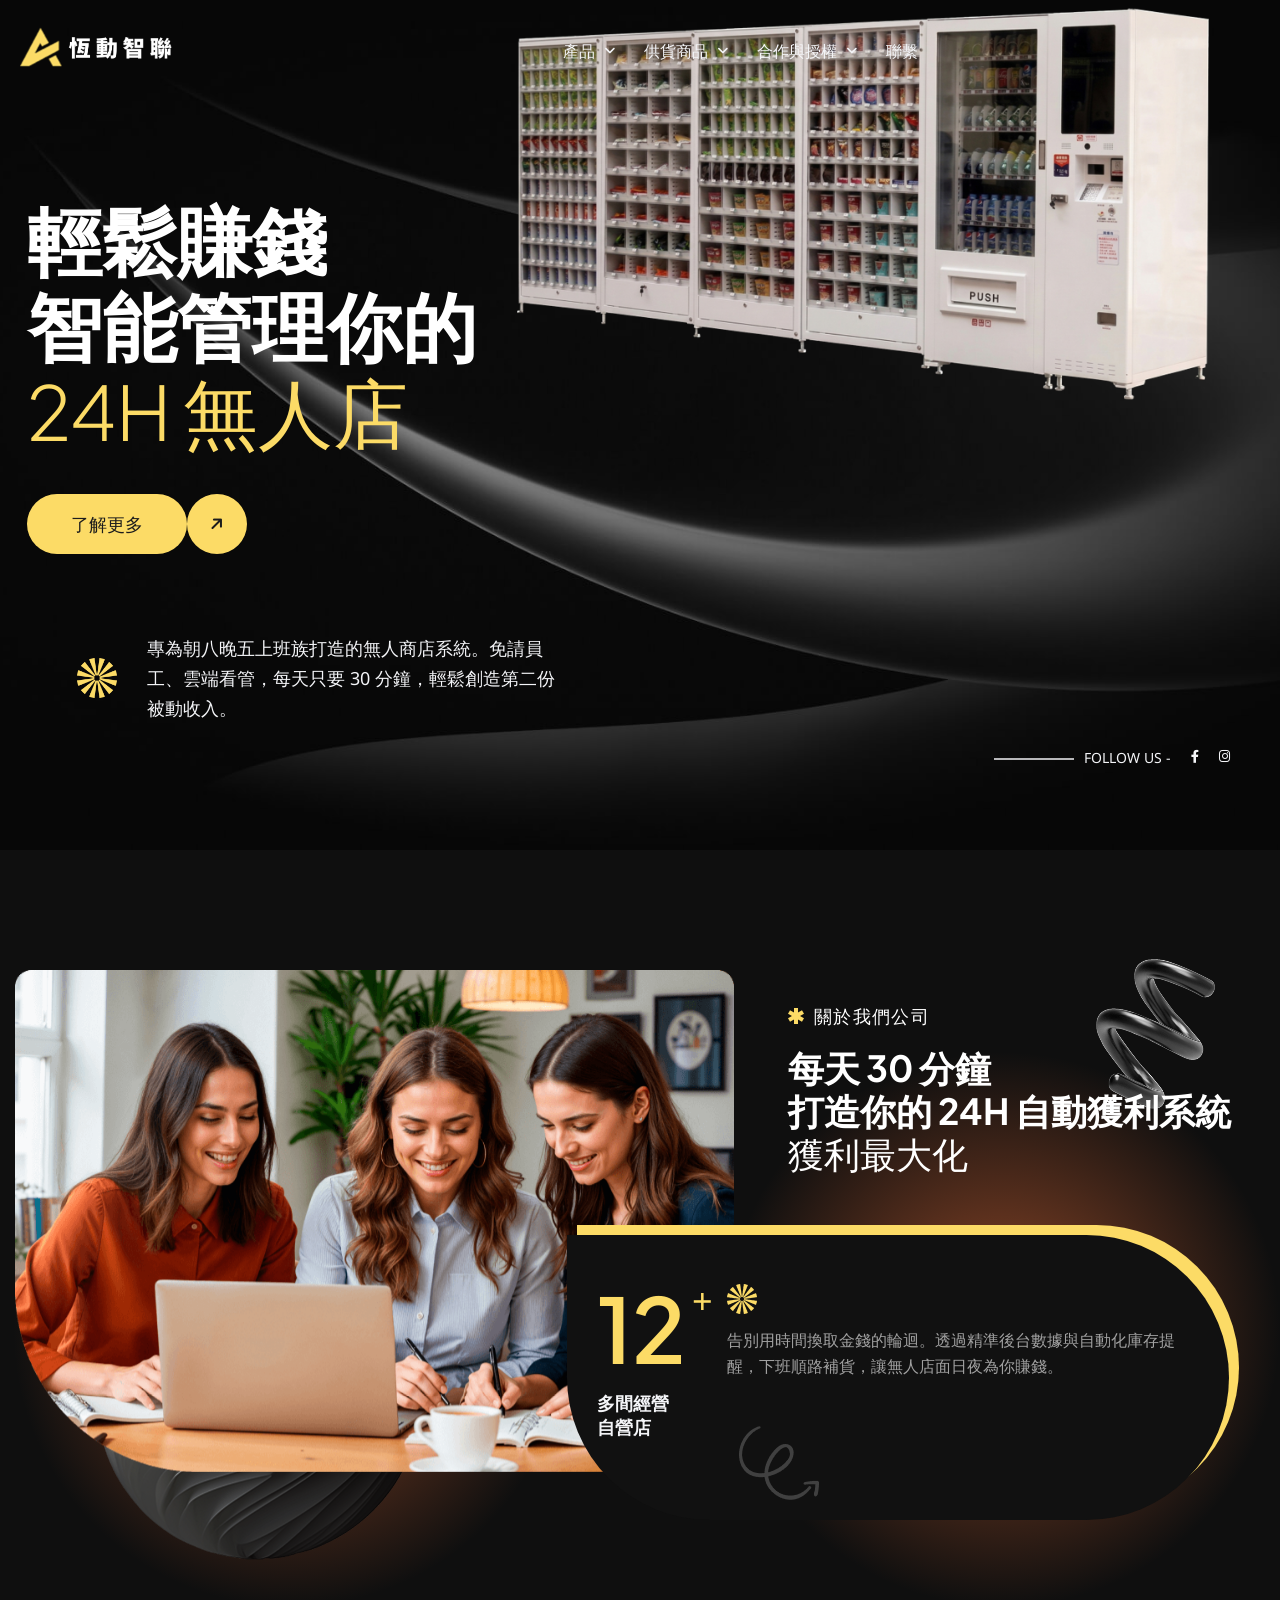
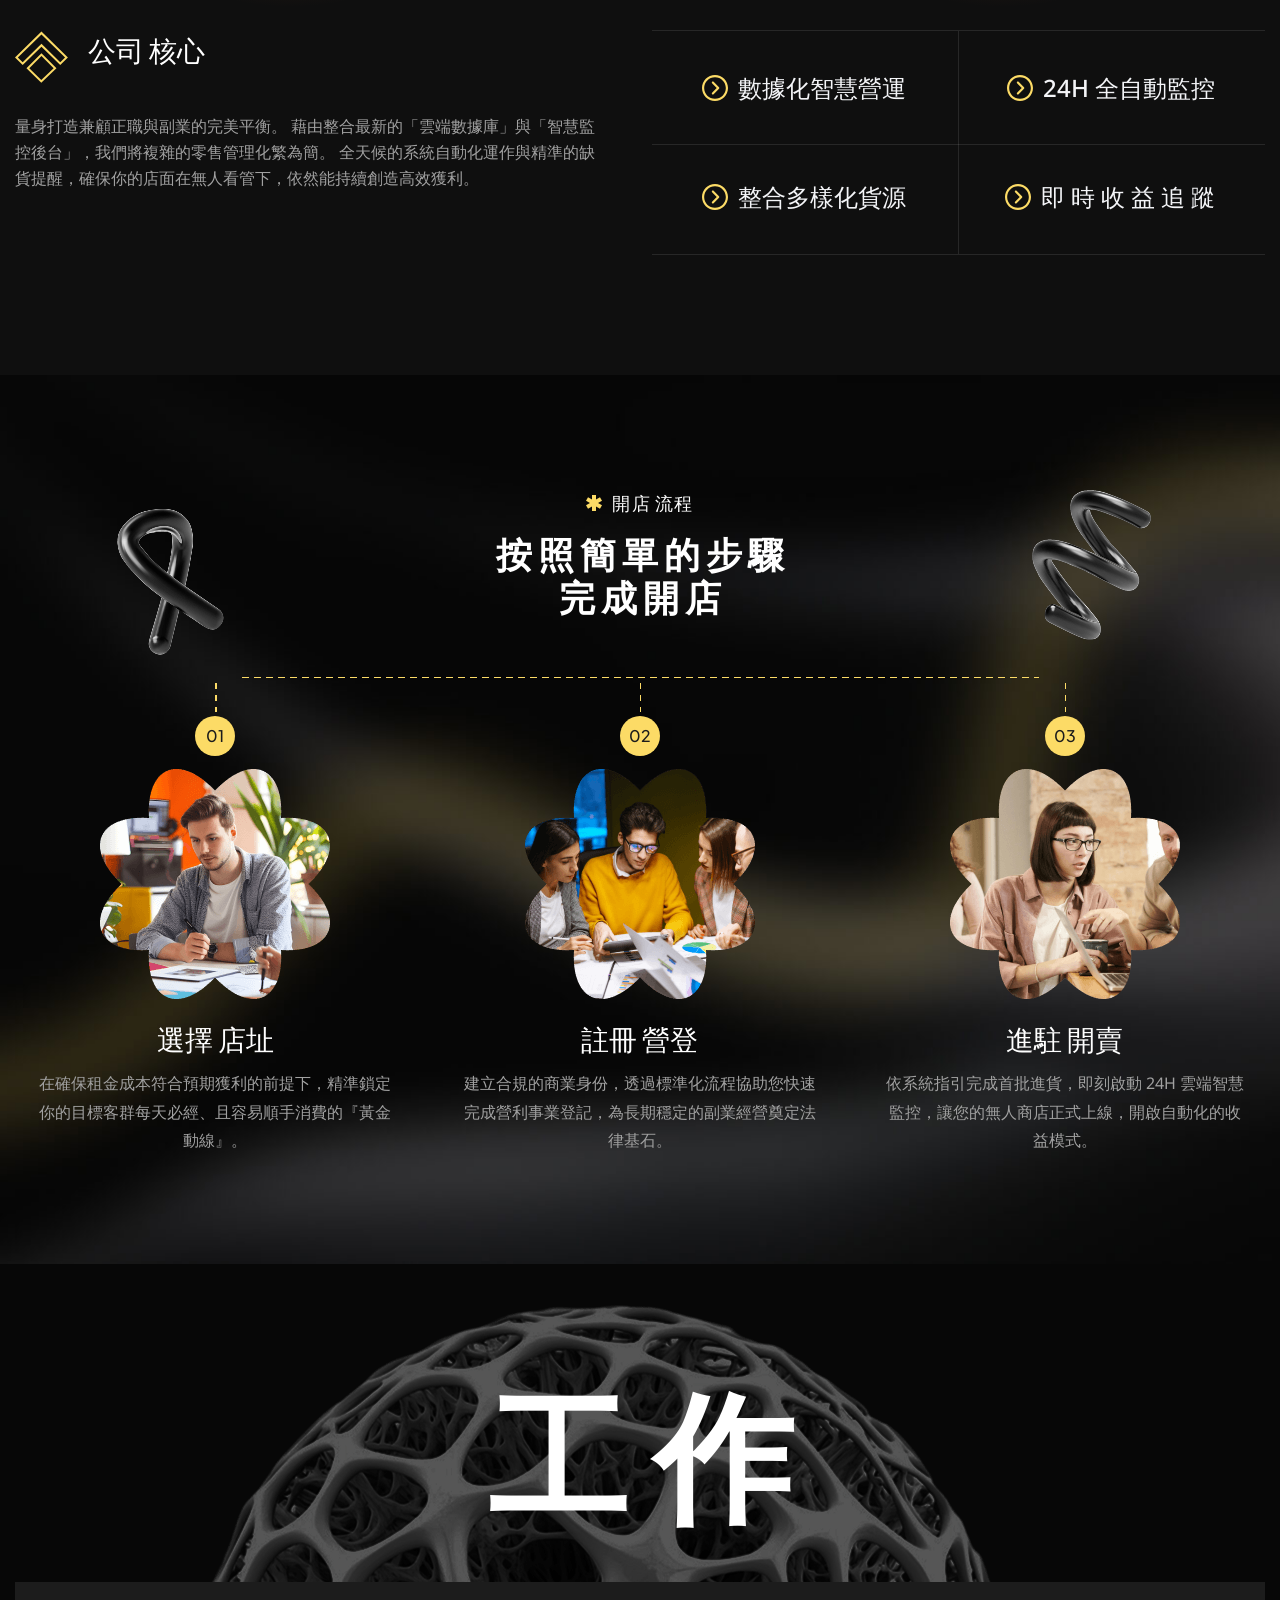
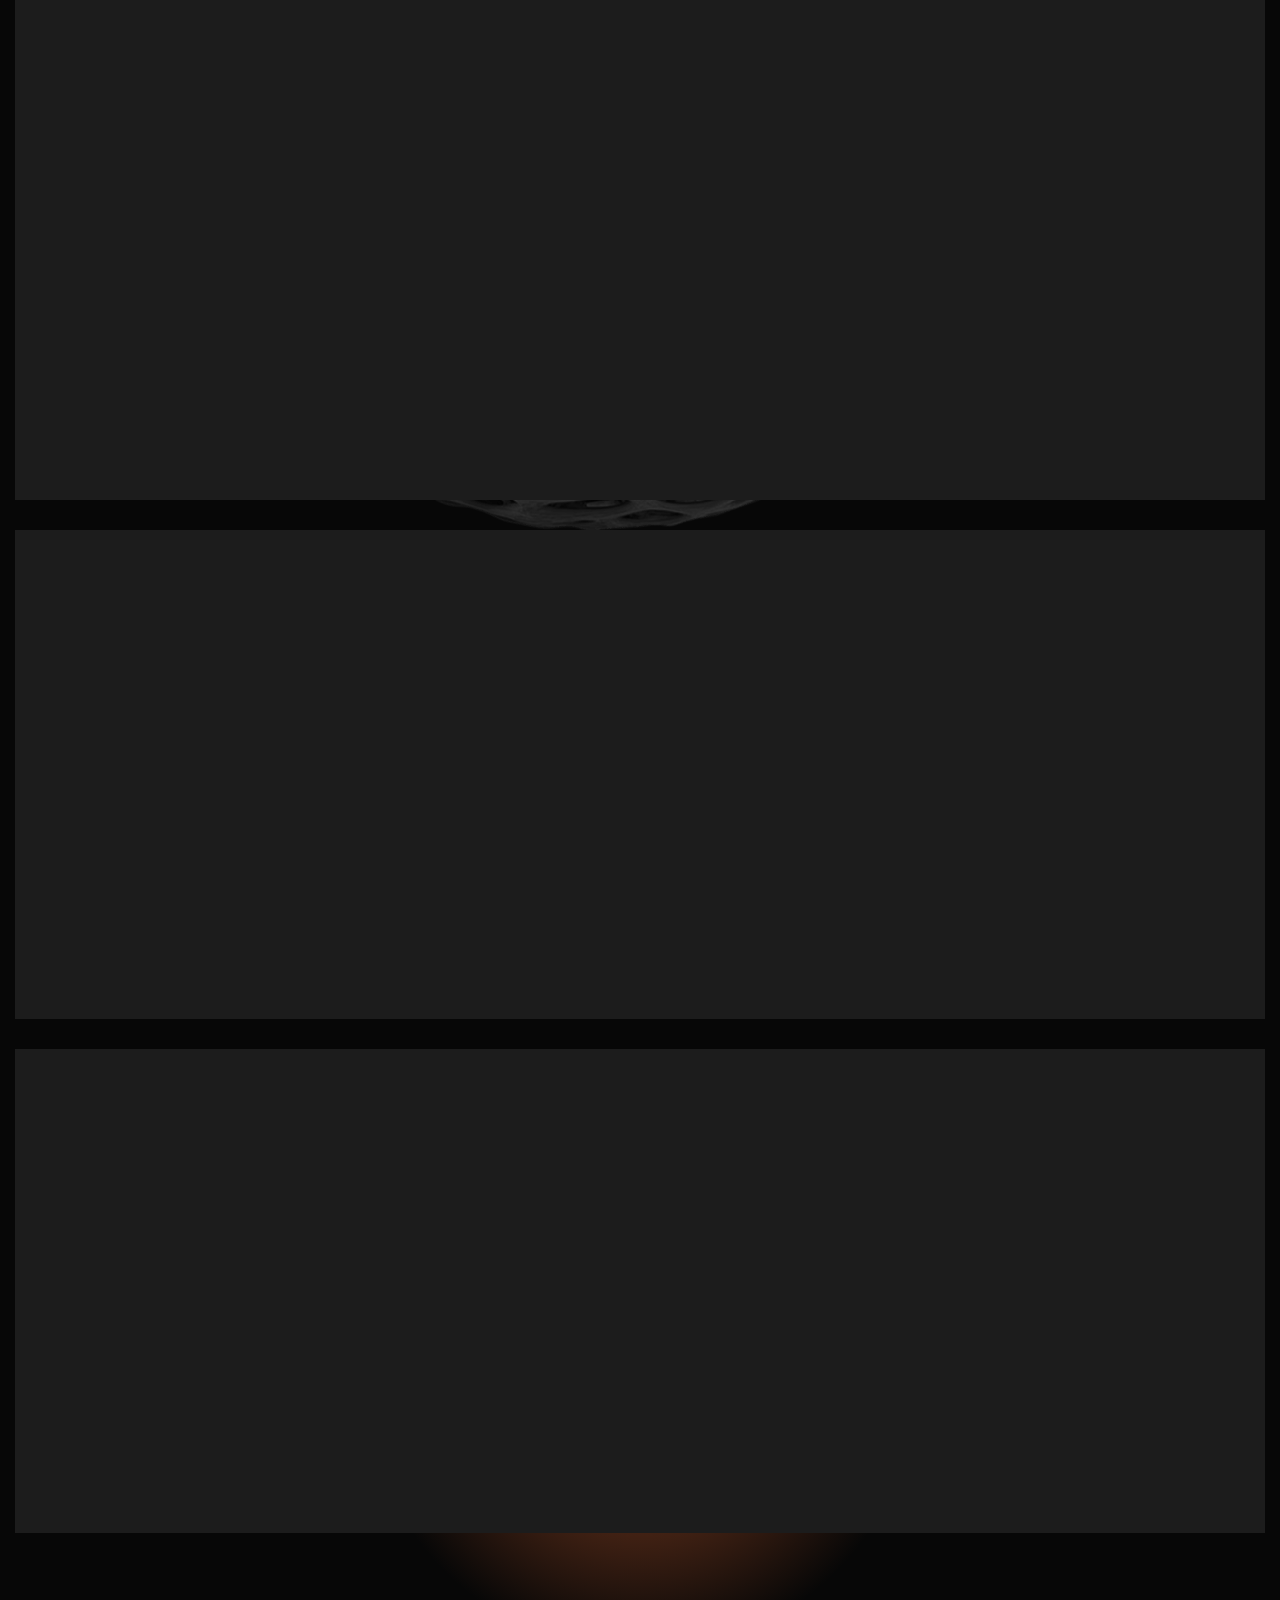
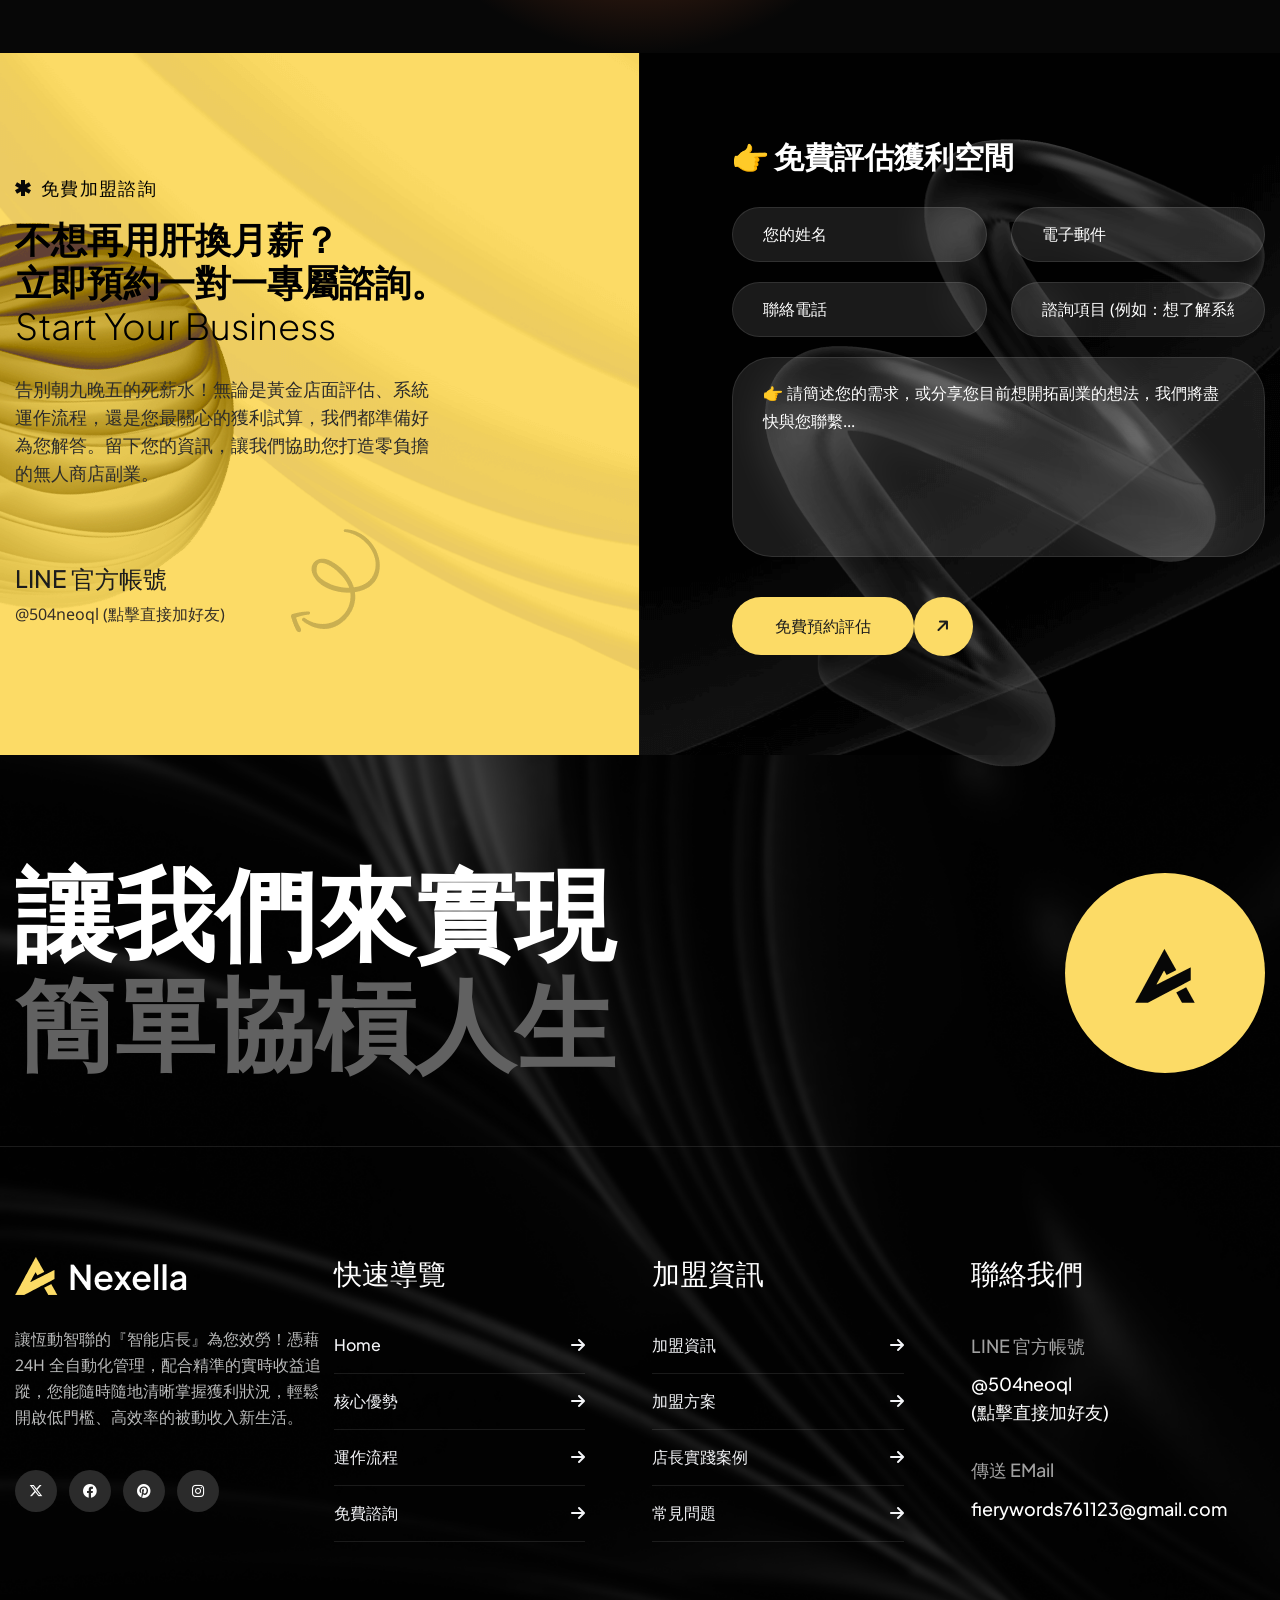
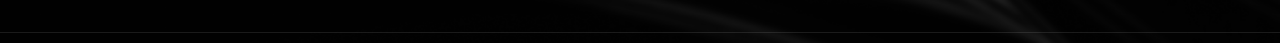
<file: index.html>
<!doctype html>
<html lang="en">
  <head>
    <meta charset="utf-8" />
    <title>Nexella | Digital Marketing HTML Template | Home Page 01</title>
    <!-- Stylesheets -->
    <link href="css/bootstrap.min.css" rel="stylesheet" />
    <link href="css/style.css" rel="stylesheet" />
    <link href="css/responsive.css" rel="stylesheet" />

    <link rel="shortcut icon" href="images/favicon.png" type="image/x-icon" />
    <link rel="icon" href="images/favicon.png" type="image/x-icon" />

    <!-- Responsive -->
    <meta http-equiv="X-UA-Compatible" content="IE=edge" />
    <meta
      name="viewport"
      content="width=device-width, initial-scale=1.0, maximum-scale=1.0, user-scalable=0"
    />
  </head>

  <body>
    <div class="page-wrapper">
      <!-- Preloader -->
      <div class="preloader"></div>

      <!-- Main Header-->
      <header class="main-header">
        <!-- Header Lower -->
        <div class="header-lower">
          <!-- Main box -->
          <div class="main-box">
            <div class="logo-box">
              <div class="logo">
                <a href="index.html"
                  ><img src="images/logo-3.png" alt="" title="arotech"
                /></a>
              </div>
            </div>
            <!--Nav Box-->
            <div class="nav-outer">
              <nav class="nav main-menu">
                <ul class="navigation">
                  <li class="dropdown">
                    <a href="#">產品</a>
                    <ul>
                      <li>
                        <a href="javascript:void(0)" onclick="openModal()"
                          >無人載具車</a
                        >
                      </li>
                      <li><a href="page-project.html">智能系統櫃</a></li>
                      <li><a href="page-project-details.html">智能系統</a></li>
                    </ul>
                  </li>
                  <li class="dropdown">
                    <a href="#">供貨商品</a>
                    <ul>
                      <li><a href="page-services.html">愉悅用品</a></li>
                    </ul>
                  </li>
                  <li class="dropdown">
                    <a href="#">合作與授權</a>
                    <ul>
                      <li><a href="page-pricing.html">加盟資訊</a></li>
                    </ul>
                  </li>
                  <li><a href="page-contact.html">聯繫</a></li>
                </ul>
              </nav>
              <!-- Main Menu End-->
            </div>
            <div class="outer-box">
              <!-- Mobile Nav toggler -->
              <div class="mobile-nav-toggler">
                <span class="icon lnr-icon-bars"></span>
              </div>
            </div>
          </div>
        </div>
        <!-- End Header Lower -->

        <!-- Mobile Menu  -->
        <div class="mobile-menu">
          <div class="menu-backdrop"></div>
          <!--Here Menu Will Come Automatically Via Javascript / Same Menu as in Header-->
          <nav class="menu-box">
            <div class="upper-box">
              <div class="nav-logo">
                <a href="index.html"><img src="images/logo.png" alt="" /></a>
              </div>
              <div class="close-btn"><i class="icon fa fa-times"></i></div>
            </div>

            <ul class="navigation clearfix">
              <!--Keep This Empty / Menu will come through Javascript-->
            </ul>
            <ul class="contact-list-one">
              <li>
                <!-- Contact Info Box -->
                <div class="contact-info-box">
                  <i class="icon lnr-icon-phone-handset"></i>
                  <span class="title">Call Now</span>
                  <a href="tel:+92880098670">+92 (8800) - 98670</a>
                </div>
              </li>
              <li>
                <!-- Contact Info Box -->
                <div class="contact-info-box">
                  <span class="icon lnr-icon-envelope1"></span>
                  <span class="title">Send Email</span>
                  <a href="mailto:help@company.com">help@company.com</a>
                </div>
              </li>
              <li>
                <!-- Contact Info Box -->
                <div class="contact-info-box">
                  <span class="icon lnr-icon-clock"></span>
                  <span class="title">Send Email</span>
                  Mon - Sat 8:00 - 6:30, Sunday - CLOSED
                </div>
              </li>
            </ul>

            <ul class="social-links">
              <li>
                <a href="#"><i class="fa-brands fa-x-twitter"></i></a>
              </li>
              <li>
                <a href="#"><i class="fab fa-facebook-f"></i></a>
              </li>
              <li>
                <a href="#"><i class="fab fa-pinterest"></i></a>
              </li>
              <li>
                <a href="#"><i class="fab fa-instagram"></i></a>
              </li>
            </ul>
          </nav>
        </div>
        <!-- End Mobile Menu -->

        <!-- Header Search -->
        <div class="search-popup">
          <span class="search-back-drop"></span>
          <button class="close-search">
            <span class="fa fa-times"></span>
          </button>
          <div class="search-inner">
            <form method="post" action="index.html">
              <div class="form-group">
                <input
                  type="search"
                  name="search-field"
                  value=""
                  placeholder="Search..."
                  required=""
                />
                <button type="submit"><i class="fa fa-search"></i></button>
              </div>
            </form>
          </div>
        </div>
        <!-- End Header Search -->

        <!-- Sticky Header  -->
        <div class="sticky-header">
          <div class="auto-container">
            <div class="inner-container">
              <!--logo-->
              <div class="logo">
                <a href="index.html"><img src="images/logo.png" alt="" /></a>
              </div>

              <!--Right Col-->
              <div class="nav-outer">
                <!-- Main Menu -->
                <nav class="main-menu">
                  <div class="navbar-collapse show collapse clearfix">
                    <ul class="navigation clearfix">
                      <!--Keep This Empty / Menu will come through Javascript-->
                    </ul>
                  </div>
                </nav>
                <!-- Main Menu End-->

                <!--Mobile Navigation Toggler-->
                <div class="mobile-nav-toggler">
                  <span class="icon lnr-icon-bars"></span>
                </div>
              </div>
            </div>
          </div>
        </div>
        <!-- End Sticky Menu -->
      </header>
      <!--End Main Header -->

      <!-- Banner Section -->
      <section
        class="banner-section d-flex align-items-center"
        style="
          background-image: url(images/main-home/hero-bg.jpg);
          background-size: cover;
          background-position: center center;
          background-repeat: no-repeat;
        "
      >
        <div class="container-fluid">
          <div class="row hero_upper d-flex align-items-center">
            <div class="col-lg-12 col-md-12 col-sm-12">
              <div class="content-box">
                <h1 class="title animate-2">
                  輕鬆賺錢<br />
                  智能管理你的 <br /><span>24H 無人店</span>
                </h1>
                <div class="nexella-buton">
                  <a href="page-contact.html"
                    >了解更多<i class="fa-solid fa-arrow-right"></i
                  ></a>
                </div>
              </div>
            </div>
          </div>
        </div>
        <div class="banner_icon-bx">
          <div class="banner-icon">
            <img src="images/main-home/hero-icon.svg" alt="" />
          </div>
          <div class="banner-text">
            <p>
              專為朝八晚五上班族打造的無人商店系統。免請員工、雲端看管，每天只要
              30 分鐘，輕鬆創造第二份被動收入。
            </p>
          </div>
        </div>
        <div class="email-link">
          <a href="#" class="email-link">fierywords761123@gmail.com</a>
        </div>
        <div class="email-line">
          <img src="images/main-home/line.png" alt="line shape" />
        </div>
        <div class="follow-us">
          <p class="follow-title">FOLLOW US -</p>
          <div class="social-links">
            <a href="#" class="social-icon"
              ><i class="fab fa-facebook-f"></i
            ></a>
            <a href="#" class="social-icon"><i class="fab fa-instagram"></i></a>
          </div>
        </div>
        <div class="hero-img bounce-animate4">
          <img src="images/main-home/hero-img1.png" alt="" />
        </div>
      </section>
      <!--END Banner Section -->

      <!-- About Section -->
      <section class="about-section">
        <div class="container-fluid">
          <div class="row">
            <!-- Image Column -->
            <div class="image-column col-xl-7 col-lg-6 col-md-12 col-sm-12">
              <div class="inner-column">
                <figure class="image-1 overlay-anim wow fadeInUp">
                  <img src="images/main-home/about-thumb.png" alt="" />
                </figure>
              </div>
            </div>
            <div
              class="content-column col-xl-5 col-lg-6 col-md-12 col-sm-12 order-2 wow fadeInRight"
              data-wow-delay="600ms"
            >
              <div class="inner-column">
                <div class="sec-title">
                  <span class="sub-title"
                    ><img
                      src="images/main-home/sub-title-shape.svg"
                      alt=""
                    />關於我們公司</span
                  >
                  <h2>
                    每天 30 分鐘 <br />
                    打造你的 24H 自動獲利系統 <br />
                    <span>獲利最大化</span>
                  </h2>
                </div>
                <div class="about-icon-box">
                  <div class="about-count">
                    <div class="count-box">
                      <span
                        class="count-text"
                        data-speed="3000"
                        data-stop="30"
                      ></span
                      ><span class="plus">+</span>
                    </div>
                    <h6 class="counter-title">多間經營<br />自營店</h6>
                  </div>
                  <div class="about-content">
                    <img src="images/main-home/iconss.png" alt="" />
                    <p>
                      告別用時間換取金錢的輪迴。透過精準後台數據與自動化庫存提醒，下班順路補貨，讓無人店面日夜為你賺錢。
                    </p>
                    <div class="nexella-buton style_two">
                      <a href="page-about.html"
                        >更多資訊<i class="fa-solid fa-arrow-right"></i
                      ></a>
                    </div>
                  </div>
                  <div class="dance-sp bounce-animate2">
                    <img src="images/main-home/dance-sp2.png" alt="" />
                  </div>
                </div>
              </div>
            </div>
          </div>
        </div>
        <div class="bg-blur"></div>
        <div class="bg-blur2"></div>
        <div class="about-shape rotate">
          <img src="images/main-home/icon-rt.png" alt="" />
        </div>
        <div class="about-shape2 bounce-animate4">
          <img src="images/main-home/about-sp.png" alt="" />
        </div>
      </section>
      <!--Emd About Section -->

      <!-- Start Mission Section -->
      <section class="mission-section">
        <div class="auto-container">
          <div class="row">
            <div class="col-xl-6 col-lg-6 col-md-12 col-sm-12 wow fadeInUp">
              <div class="mission-icon-box">
                <div class="icon-box">
                  <img src="images/main-home/mission-icon.svg" alt="" />
                  <h4 class="icon-bx-title">公司 核心</h4>
                </div>

                <p class="mission-description">
                  量身打造兼顧正職與副業的完美平衡。
                  藉由整合最新的「雲端數據庫」與「智慧監控後台」，我們將複雜的零售管理化繁為簡。
                  全天候的系統自動化運作與精準的缺貨提醒，確保你的店面在無人看管下，依然能持續創造高效獲利。
                </p>
              </div>
            </div>
            <div class="col-xl-6 col-lg-6 col-md-12 col-sm-12 wow fadeInRight">
              <div class="mission-list-item">
                <div class="misssion-list">
                  <ul>
                    <li>
                      <img
                        src="images/main-home/right-icon.svg"
                        alt=""
                      />數據化智慧營運
                    </li>
                    <li>
                      <img src="images/main-home/right-icon.svg" alt="" />24H
                      全自動監控
                    </li>
                  </ul>
                </div>
                <div class="misssion-list-two">
                  <ul>
                    <li>
                      <img
                        src="images/main-home/right-icon.svg"
                        alt=""
                      />整合多樣化貨源
                    </li>
                    <li>
                      <img src="images/main-home/right-icon.svg" alt="" />即 時
                      收 益 追 蹤
                    </li>
                  </ul>
                </div>
              </div>
            </div>
          </div>
        </div>
      </section>
      <!-- End Mission Section -->

      <!-- Process Section -->
      <section
        class="process-section"
        style="
          background-image: url(images/main-home/process-bgs.jpg);
          background-size: cover;
          background-position: center center;
          background-repeat: no-repeat;
        "
      >
        <div class="auto-container">
          <div class="row">
            <!-- Content Column -->
            <div class="col-lg-12 col-sm-12 wow fadeInUp">
              <div class="inner-column">
                <div class="sec-title text-center pb-20">
                  <span class="sub-title"
                    ><img
                      src="images/main-home/sub-title-shape.svg"
                      alt=""
                    />開店 流程</span
                  >
                  <h2>按 照 簡 單 的 步 驟<br />完 成 開 店</h2>
                </div>
              </div>
            </div>
          </div>
          <div class="row process-border">
            <div class="col-lg-4 col-md-6 col-sm-12">
              <!-- process box -->
              <div class="process-single-box wow fadeInUp">
                <div class="process-thumb">
                  <img src="images/main-home/process-img1.png" alt="" />
                </div>
                <div class="process-content">
                  <h4><a href="page-project.html">選擇 店址</a></h4>
                  <p>
                    在確保租金成本符合預期獲利的前提下，精準鎖定你的目標客群每天必經、且容易順手消費的『黃金動線』。
                  </p>
                </div>
                <h3 class="process-number">01</h3>
              </div>
            </div>
            <div class="col-lg-4 col-md-6 col-sm-12">
              <!-- process box -->
              <div class="process-single-box wow fadeInUp">
                <div class="process-thumb">
                  <img src="images/main-home/process-img2.png" alt="" />
                </div>
                <div class="process-content">
                  <h4><a href="page-project.html">註冊 營登</a></h4>
                  <p>
                    建立合規的商業身份，透過標準化流程協助您快速完成營利事業登記，為長期穩定的副業經營奠定法律基石。
                  </p>
                </div>
                <h3 class="process-number">02</h3>
              </div>
            </div>
            <div class="col-lg-4 col-md-6 col-sm-12">
              <!-- process box -->
              <div class="process-single-box wow fadeInUp">
                <div class="process-thumb">
                  <img src="images/main-home/process-img3.png" alt="" />
                </div>
                <div class="process-content">
                  <h4><a href="page-project.html">進駐 開賣</a></h4>
                  <p>
                    依系統指引完成首批進貨，即刻啟動 24H
                    雲端智慧監控，讓您的無人商店正式上線，開啟自動化的收益模式。
                  </p>
                </div>
                <h3 class="process-number">03</h3>
              </div>
            </div>
          </div>
        </div>
        <div class="process-shape bounce-animate3">
          <img src="images/main-home/2.png" alt="" />
        </div>
        <div class="process-shape2 bounce-animate4">
          <img src="images/main-home/about-sp.png" alt="" />
        </div>
      </section>
      <!-- End Process Section -->

      <!-- Work Section -->
      <section class="work-section">
        <div class="auto-container">
          <div class="row">
            <!-- Content Column -->
            <div class="col-lg-12 wow fadeInUp">
              <div class="inner-column">
                <div class="sec-title text-center">
                  <h1>工 作</h1>
                </div>
              </div>
            </div>
          </div>
          <div class="row">
            <!-- Content Column -->
            <div class="col-lg-12 col-md-12 col-sm-12">
              <!-- process box -->
              <div class="work-single-box wow fadeInUp">
                <div class="work-content">
                  <h4>
                    精準 選品 <br />
                    <span>策略</span>
                  </h4>
                  <p>
                    精準鎖定在地客群需求，量身打造專屬熱銷貨架，讓好地點發揮最大獲利價值。
                  </p>
                  <span class="work-date">16 May,2025</span>
                  <div class="nexella-buton">
                    <a href="page-project-details.html"
                      >點擊看詳情<i class="fa-solid fa-arrow-right"></i
                    ></a>
                  </div>
                </div>
                <div class="work-img overlay-anim">
                  <img
                    src="images/main-home/Precise Product Selection.png"
                    alt=""
                  />
                  <div class="work-shape">
                    <img src="images/main-home/work-bx-shape.png" alt="" />
                  </div>
                </div>
                <h3 class="wokr-number">01</h3>
              </div>
              <!-- process box -->
              <div class="work-single-box wow fadeInUp" data-wow-delay="300ms">
                <div class="work-content">
                  <h4>
                    廣告 推播 <br />
                    <span>熱銷</span>
                  </h4>
                  <p>
                    掌握在地消費趨勢，精準投放促銷資訊。讓對的熱銷商品，在對的時間吸引對的客人，創造最大化坪效。
                  </p>
                  <span class="work-date">16 May,2025</span>
                  <div class="nexella-buton">
                    <a href="page-project-details.html"
                      >點擊看詳情<i class="fa-solid fa-arrow-right"></i
                    ></a>
                  </div>
                </div>
                <div class="work-img overlay-anim">
                  <img src="images/main-home/work-img2.png" alt="" />
                  <div class="work-shape">
                    <img src="images/main-home/work-bx-shape.png" alt="" />
                  </div>
                </div>
                <h3 class="wokr-number">02</h3>
              </div>
              <!-- process box -->
              <div class="work-single-box wow fadeInUp" data-wow-delay="600ms">
                <div class="work-content">
                  <h4>
                    智慧 庫存 <br />
                    <span>輕鬆補貨</span>
                  </h4>
                  <p>
                    告別繁瑣盤點。系統自動偵測庫存水位並產出缺貨清單，下班只需按表上架，每天
                    30 分鐘輕鬆完成店面營運。
                  </p>
                  <span class="work-date">16 May,2025</span>
                  <div class="nexella-buton">
                    <a href="page-project-details.html"
                      >點擊看詳情<i class="fa-solid fa-arrow-right"></i
                    ></a>
                  </div>
                </div>
                <div class="work-img overlay-anim">
                  <img src="images/main-home/work-img3.png" alt="" />
                  <div class="work-shape">
                    <img src="images/main-home/work-bx-shape.png" alt="" />
                  </div>
                </div>
                <h3 class="wokr-number">03</h3>
              </div>
            </div>
          </div>
        </div>
        <div class="work-shapes">
          <img src="images/main-home/work-shape.png" alt="" />
        </div>
        <div class="work-bg-blur"></div>
      </section>
      <!-- End Work Section -->

      <!-- Contact Section -->
      <section class="contact-section">
        <div class="auto-container">
          <div class="row">
            <!-- Info Column -->
            <div class="col-lg-6 col-md-12 col-sm-12 wow fadeInLeft">
              <div class="contact-right-warp">
                <div class="sec-title style_color">
                  <span class="sub-title"
                    ><img
                      src="images/main-home/sub-titls.svg"
                      alt=""
                    />免費加盟諮詢</span
                  >
                  <h2>
                    不想再用肝換月薪？<br />
                    立即預約一對一專屬諮詢。 <br /><span
                      >Start Your Business</span
                    >
                  </h2>
                </div>
                <p class="contact-desc">
                  告別朝九晚五的死薪水！無論是黃金店面評估、系統運作流程，還是您最關心的獲利試算，我們都準備好為您解答。留下您的資訊，讓我們協助您打造零負擔的無人商店副業。
                </p>

                <div class="contact-info">
                  <p>LINE 官方帳號</p>
                  <a
                    href="https://line.me/R/ti/p/@504neoql"
                    target="_blank"
                    rel="noopener noreferrer"
                    class="line-btn"
                  >
                    <span class="line-id">@504neoql</span>
                    <span class="line-hint">(點擊直接加好友)</span>
                  </a>
                </div>
                <div class="shape bounce-animate">
                  <img src="images/main-home/dance-sp.png" alt="" />
                </div>
              </div>
            </div>

            <!-- Form Column -->
            <div class="col-lg-6 col-md-12 col-sm-12">
              <!-- Contact Form -->
              <div class="contact-forms wow fadeInRight">
                <h2 class="service-info__badge">👉 免費評估獲利空間</h2>
                <!--Contact Form-->
                <form
                  action="https://formsubmit.co/fierywords761123@gmail.com"
                  method="POST"
                  id="dreamit-form"
                >
                  <input type="hidden" name="_captcha" value="false" />
                  <input
                    type="hidden"
                    name="_subject"
                    value="【新通知】您有一筆新的免費預約評估！"
                  />
                  <input
                    type="hidden"
                    name="_next"
                    value="https://ezlive.net.tw/"
                  />

                  <div class="row">
                    <div class="form-group col-lg-6 col-md-6 col-sm-12">
                      <input
                        type="text"
                        name="name"
                        placeholder="您的姓名"
                        required
                      />
                    </div>

                    <div class="form-group col-lg-6 col-md-6 col-sm-12">
                      <input
                        type="email"
                        name="email"
                        placeholder="電子郵件"
                        required
                      />
                    </div>

                    <div class="form-group col-lg-6 col-md-6 col-sm-12">
                      <input
                        type="text"
                        name="phone"
                        placeholder="聯絡電話"
                        required
                      />
                    </div>

                    <div class="form-group col-lg-6 col-md-6 col-sm-12">
                      <input
                        type="text"
                        name="subject"
                        placeholder="諮詢項目 (例如：想了解系統、獲利試算)"
                        required
                      />
                    </div>

                    <div class="form-group col-lg-12 col-md-12 col-sm-12">
                      <textarea
                        name="message"
                        placeholder="👉 請簡述您的需求，或分享您目前想開拓副業的想法，我們將盡快與您聯繫..."
                        required
                      ></textarea>
                    </div>

                    <div class="form-group col-lg-12 col-md-12 col-sm-12">
                      <button class="theme-btn" type="submit">
                        <span class="btn-title"
                          >免費預約評估 <i class="fa-solid fa-arrow-right"></i
                        ></span>
                      </button>
                    </div>
                  </div>
                </form>
                <div class="contact-sps bounce-animate3">
                  <img src="images/main-home/contact-sp.png" alt="" />
                </div>
              </div>
              <!--End Contact Form -->
            </div>
          </div>
        </div>
        <div class="contact-sp rotate">
          <img src="images/main-home/sp-contact.png" alt="" />
        </div>
      </section>
      <!--End Contact Section  -->

      <!-- Main Footer -->
      <footer class="main-footer">
        <!--Widgets Section-->
        <div class="widgets-section">
          <div class="auto-container">
            <div class="row">
              <div class="footer-upper col-lg-12 wow fadeInUp">
                <h2 class="footer-title">
                  讓我們來實現<br /><span>簡單協槓人生</span>
                </h2>
                <div class="footer-icon">
                  <img src="images/main-home/brand-logo.png" alt="" />
                </div>
              </div>
            </div>
            <div class="row">
              <!--Footer Column-->
              <div
                class="footer-column col-xl-3 col-lg-3 col-md-6 col-sm-12 wow fadeInUp"
              >
                <div class="footer-widget about-widget">
                  <div class="logo">
                    <a href="index.html"
                      ><img src="images/logo.png" alt=""
                    /></a>
                  </div>
                  <p class="footer-des">
                    讓恆動智聯的『智能店長』為您效勞！憑藉 24H
                    全自動化管理，配合精準的實時收益追蹤，您能隨時隨地清晰掌握獲利狀況，輕鬆開啟低門檻、高效率的被動收入新生活。
                  </p>
                  <ul class="social-icon-two">
                    <li>
                      <a href="#"><i class="fa-brands fa-x-twitter"></i></a>
                    </li>
                    <li>
                      <a href="#"><i class="fab fa-facebook"></i></a>
                    </li>
                    <li>
                      <a href="#"><i class="fab fa-pinterest"></i></a>
                    </li>
                    <li>
                      <a href="#"><i class="fab fa-instagram"></i></a>
                    </li>
                  </ul>
                </div>
              </div>

              <!--Footer Column-->
              <div
                class="footer-column col-xl-3 col-lg-3 col-md-6 col-sm-12 wow fadeInUp"
                data-wow-delay="300ms"
              >
                <div class="footer-widget">
                  <h3 class="widget-title">快速導覽</h3>
                  <ul class="user-links">
                    <li>
                      <a href="index.html"
                        >Home <i class="fa-solid fa-arrow-right"></i
                      ></a>
                    </li>
                    <li>
                      <a href="page-about.html"
                        >核心優勢 <i class="fa-solid fa-arrow-right"></i
                      ></a>
                    </li>
                    <li>
                      <a href="#"
                        >運作流程 <i class="fa-solid fa-arrow-right"></i
                      ></a>
                    </li>
                    <li>
                      <a href="page-contact.html"
                        >免費諮詢 <i class="fa-solid fa-arrow-right"></i
                      ></a>
                    </li>
                  </ul>
                </div>
              </div>

              <!--Footer Column-->
              <div
                class="footer-column col-xl-3 col-lg-3 col-md-6 col-sm-12 wow fadeInUp"
                data-wow-delay="600ms"
              >
                <div class="footer-widget">
                  <h3 class="widget-title">加盟資訊</h3>
                  <ul class="user-links">
                    <li>
                      <a href="page-pricing.html"
                        >加盟資訊 <i class="fa-solid fa-arrow-right"></i
                      ></a>
                    </li>
                    <li>
                      <a href="page-services.html"
                        >加盟方案 <i class="fa-solid fa-arrow-right"></i
                      ></a>
                    </li>
                    <li>
                      <a href="page-testimonial.html"
                        >店長實踐案例 <i class="fa-solid fa-arrow-right"></i
                      ></a>
                    </li>
                    <li>
                      <a href="news-details.html"
                        >常見問題 <i class="fa-solid fa-arrow-right"></i
                      ></a>
                    </li>
                  </ul>
                </div>
              </div>

              <!--Footer Column-->
              <div
                class="footer-column col-xl-3 col-lg-3 col-md-6 col-sm-12 wow fadeInUp"
                data-wow-delay="800ms"
              >
                <div class="footer-widget contact-widget">
                  <h3 class="widget-title">聯絡我們</h3>
                  <div class="widget-content">
                    <div class="address">
                      <p>LINE 官方帳號</p>
                      <a
                        href="https://line.me/R/ti/p/@504neoql"
                        target="_blank"
                        rel="noopener noreferrer"
                      >
                        @504neoql <br />
                        (點擊直接加好友)
                      </a>
                    </div>
                    <div class="address">
                      <p>傳送 EMail</p>
                      <a href="#">fierywords761123@gmail.com</a>
                    </div>
                  </div>
                </div>
              </div>
            </div>
          </div>
        </div>
      </footer>
      <!--End Main Footer -->
    </div>
    <!-- End Page Wrapper -->

    <!-- Scroll To Top -->
    <div class="scroll-to-top scroll-to-target" data-target="html">
      <span class="fa fa-angle-up"></span>
    </div>
    <div id="constructionModal" class="modal">
      <div class="modal-content">
        <span class="close-btn" onclick="closeModal()">&times;</span>

        <h3 style="color: #00d4ff; margin-bottom: 1rem">網頁施工中</h3>

        <img
          src="images/main-home/under_construction.png"
          alt="施工中"
          style="
            width: 100%;
            max-width: 300px;
            border-radius: 10px;
            margin: 0 auto;
            display: block;
          "
        />

        <p style="margin-top: 1.5rem; color: #a1a1aa">
          此功能正在努力開發中，敬請期待！
        </p>
      </div>
    </div>

    <script>
      // 打開彈跳視窗
      function openModal() {
        document.getElementById("constructionModal").style.display = "block";
        1;
      }

      // 關閉彈跳視窗
      function closeModal() {
        document.getElementById("constructionModal").style.display = "none";
      }

      // 點擊視窗外部 (遮罩區域) 時，也會關閉視窗
      window.onclick = function (event) {
        let modal = document.getElementById("constructionModal");
        if (event.target == modal) {
          modal.style.display = "none";
        }
      };
    </script>
    <script src="js/jquery.js"></script>
    <script src="js/popper.min.js"></script>
    <script src="js/bootstrap.min.js"></script>
    <script src="js/jquery.fancybox.js"></script>
    <script src="js/jquery-ui.js"></script>
    <script src="js/wow.js"></script>
    <script src="js/appear.js"></script>
    <script src="js/select2.min.js"></script>
    <script src="js/swiper.min.js"></script>
    <script src="js/owl.js"></script>
    <script src="js/script.js"></script>
    <script src="js/vanilla-tilt.min.js"></script>
  </body>
</html>
</file>
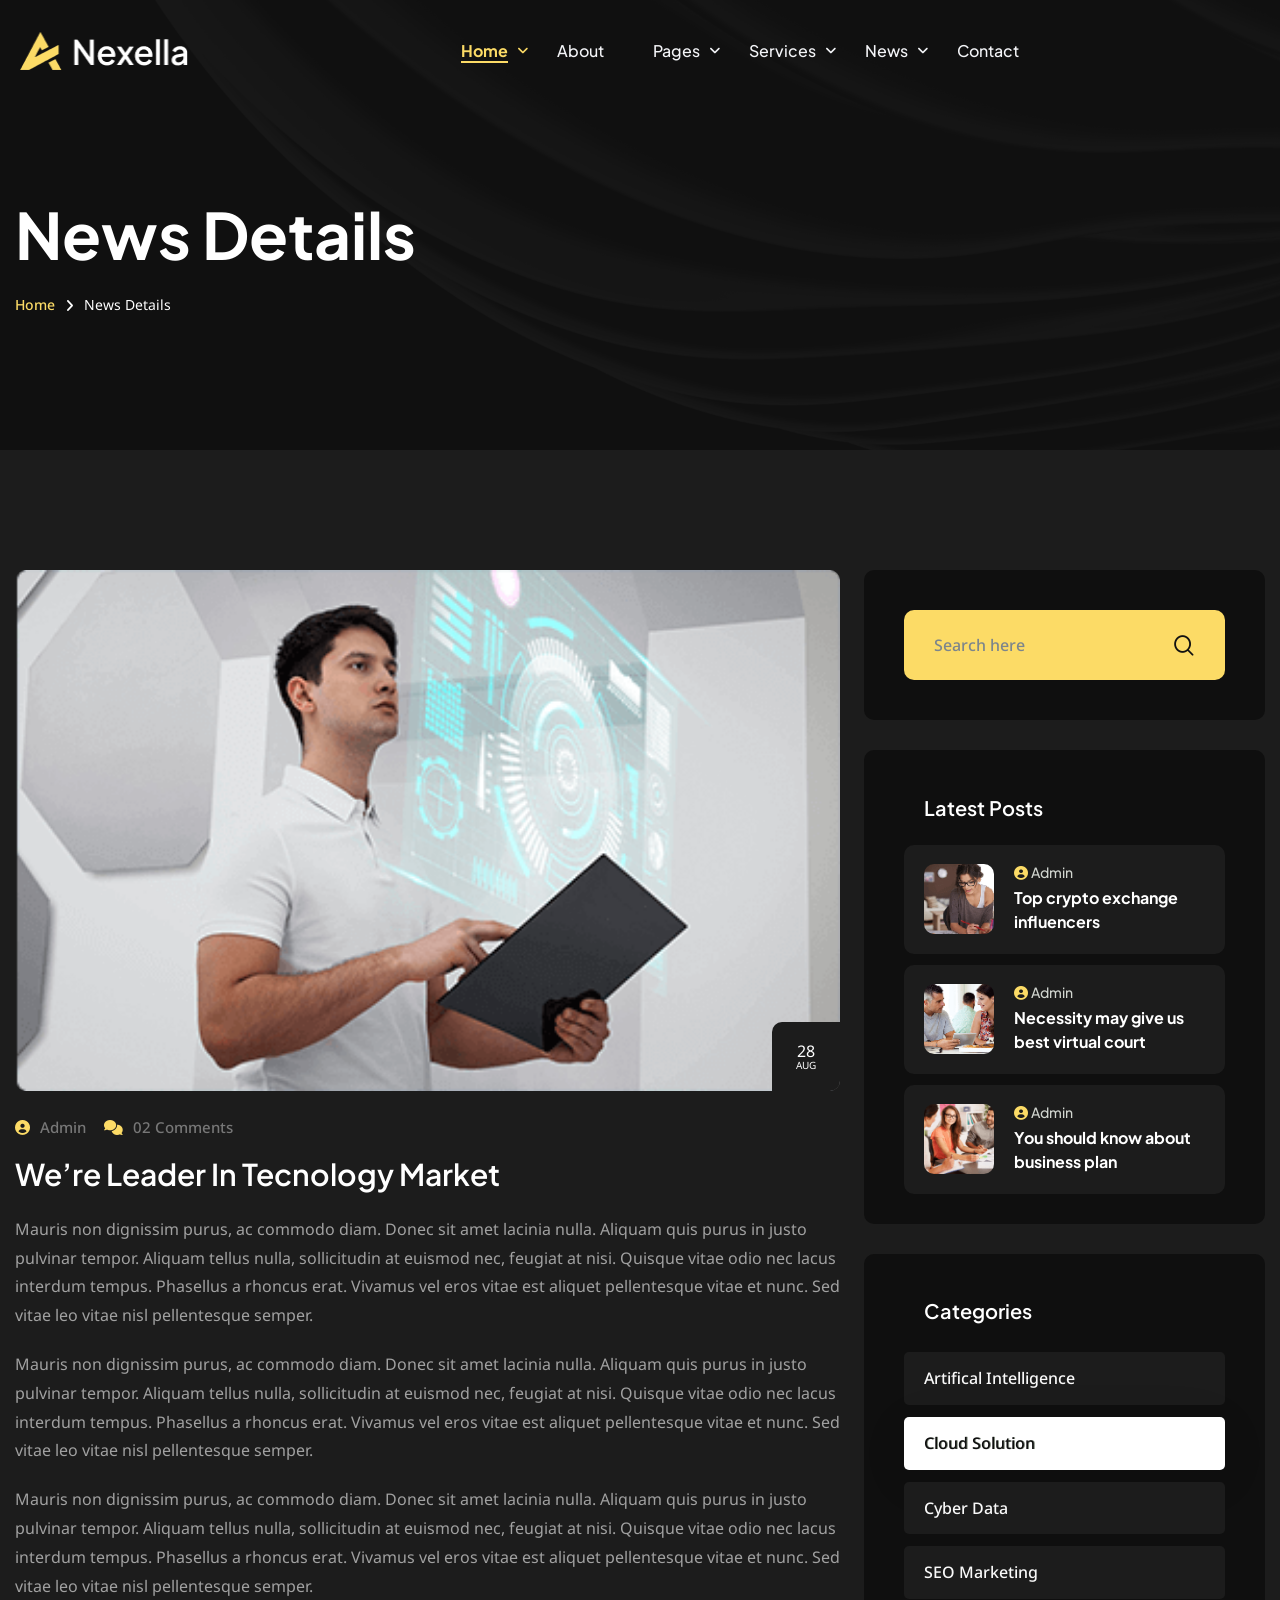
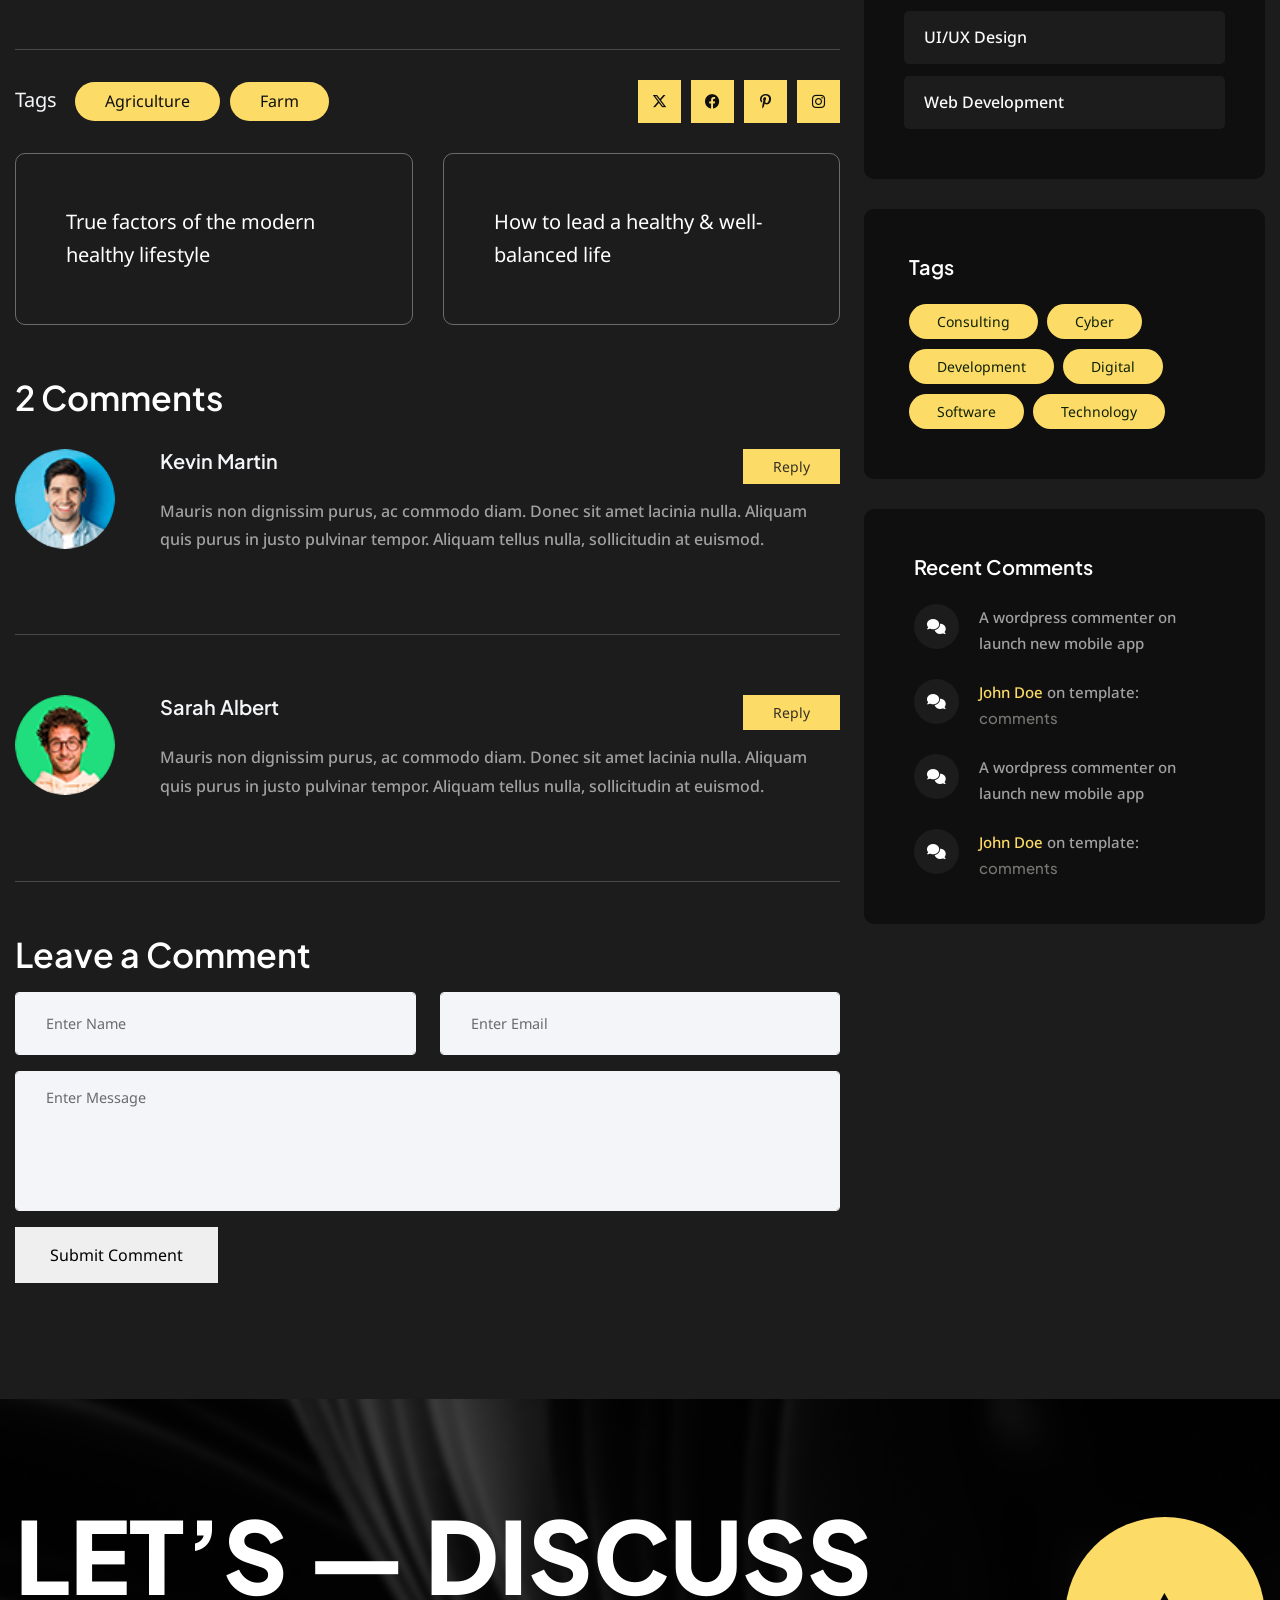
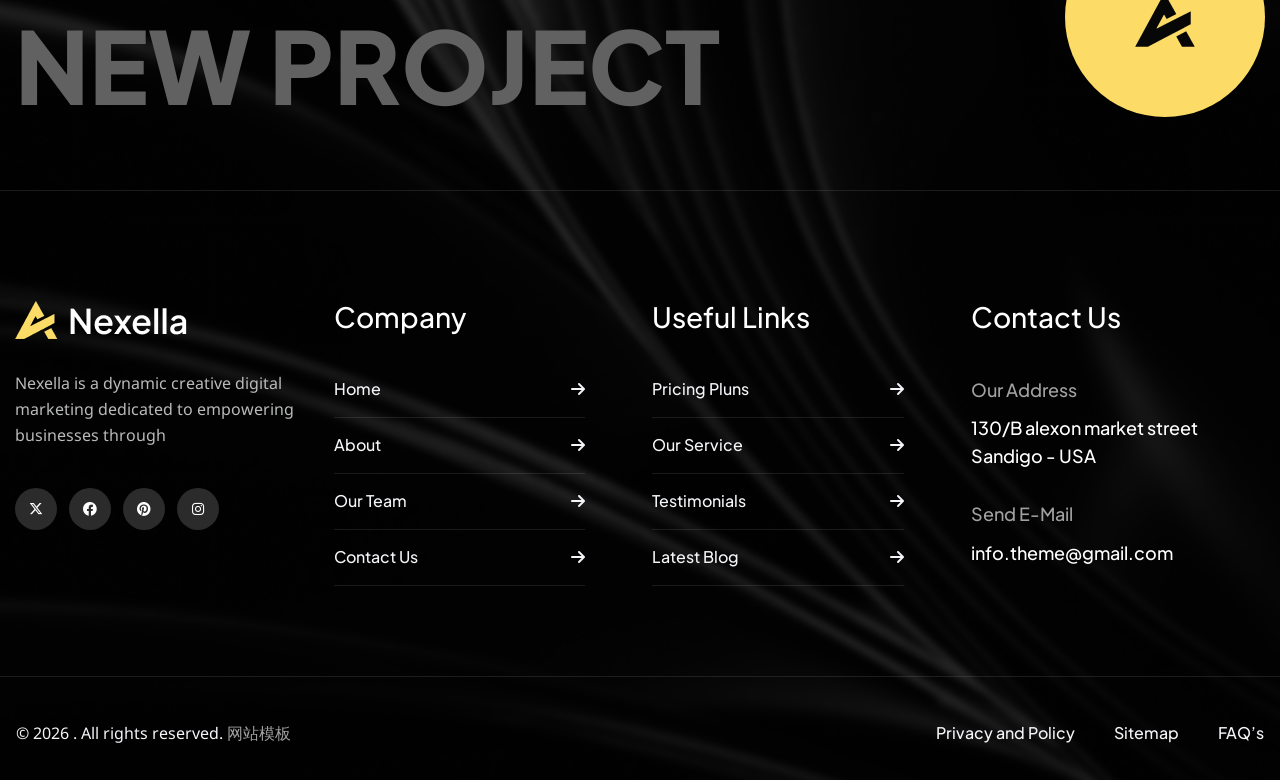
<file: news-details.html>
<!doctype html>
<html lang="en">
  <head>
    <meta charset="utf-8" />
    <title>Nexella | Digital Marketing HTML Template | News Details Page</title>
    <!-- Stylesheets -->
    <link href="css/bootstrap.min.css" rel="stylesheet" />

    <link href="css/style.css" rel="stylesheet" />
    <link href="css/responsive.css" rel="stylesheet" />

    <link rel="shortcut icon" href="images/favicon.png" type="image/x-icon" />
    <link rel="icon" href="images/favicon.png" type="image/x-icon" />

    <!-- Responsive -->
    <meta http-equiv="X-UA-Compatible" content="IE=edge" />
    <meta
      name="viewport"
      content="width=device-width, initial-scale=1.0, maximum-scale=1.0, user-scalable=0"
    />
    <!--[if lt IE 9]><script src="js/html5shiv.js"></script><![endif]-->
    <!--[if lt IE 9]><script src="js/respond.js"></script><![endif]-->
  </head>

  <body>
    <div class="page-wrapper">
      <!-- Preloader -->
      <div class="preloader"></div>

      <!-- Main Header-->
      <header class="main-header">
        <!-- Header Lower -->
        <div class="header-lower">
          <!-- Main box -->
          <div class="main-box">
            <div class="logo-box">
              <div class="logo">
                <a href="index.html"
                  ><img src="images/logo.png" alt="" title="arotech"
                /></a>
              </div>
            </div>
            <!--Nav Box-->
            <div class="nav-outer">
              <nav class="nav main-menu">
                <ul class="navigation">
                  <li class="current dropdown">
                    <a href="#">Home</a>
                    <ul>
                      <li><a href="index.html">Home Layout 1</a></li>
                      <li><a href="index-2.html">Home Layout 2</a></li>
                    </ul>
                  </li>
                  <li><a href="page-about.html">About</a></li>
                  <li class="dropdown">
                    <a href="#">Pages</a>
                    <ul>
                      <li><a href="page-about.html">About</a></li>
                      <li><a href="page-project.html">Projects</a></li>
                      <li>
                        <a href="page-project-details.html">Projects Details</a>
                      </li>
                      <li><a href="page-team.html">Team</a></li>
                      <li><a href="page-team-details.html">Team Details</a></li>
                      <li><a href="page-testimonial.html">Testimonial</a></li>
                      <li><a href="page-pricing.html">Pricing</a></li>
                      <li><a href="page-faq.html">FAQ</a></li>
                      <li><a href="page-contact.html">Contact</a></li>
                    </ul>
                  </li>
                  <li class="dropdown">
                    <a href="#">Services</a>
                    <ul>
                      <li><a href="page-services.html">Services</a></li>
                      <li>
                        <a href="page-service-details.html">Service Details</a>
                      </li>
                    </ul>
                  </li>
                  <li class="dropdown">
                    <a href="#">News</a>
                    <ul>
                      <li><a href="news-grid.html">News Grid</a></li>
                      <li><a href="news-2column.html">News 2Column</a></li>
                      <li><a href="news-details.html">News Details</a></li>
                    </ul>
                  </li>
                  <li><a href="page-contact.html">Contact</a></li>
                </ul>
              </nav>
              <!-- Main Menu End-->
            </div>
            <div class="outer-box">
              <!-- Mobile Nav toggler -->
              <div class="mobile-nav-toggler">
                <span class="icon lnr-icon-bars"></span>
              </div>
            </div>
          </div>
        </div>
        <!-- End Header Lower -->

        <!-- Mobile Menu  -->
        <div class="mobile-menu">
          <div class="menu-backdrop"></div>
          <!--Here Menu Will Come Automatically Via Javascript / Same Menu as in Header-->
          <nav class="menu-box">
            <div class="upper-box">
              <div class="nav-logo">
                <a href="index.html"><img src="images/logo.png" alt="" /></a>
              </div>
              <div class="close-btn"><i class="icon fa fa-times"></i></div>
            </div>

            <ul class="navigation clearfix">
              <!--Keep This Empty / Menu will come through Javascript-->
            </ul>
            <ul class="contact-list-one">
              <li>
                <!-- Contact Info Box -->
                <div class="contact-info-box">
                  <i class="icon lnr-icon-phone-handset"></i>
                  <span class="title">Call Now</span>
                  <a href="tel:+92880098670">+92 (8800) - 98670</a>
                </div>
              </li>
              <li>
                <!-- Contact Info Box -->
                <div class="contact-info-box">
                  <span class="icon lnr-icon-envelope1"></span>
                  <span class="title">Send Email</span>
                  <a href="mailto:help@company.com">help@company.com</a>
                </div>
              </li>
              <li>
                <!-- Contact Info Box -->
                <div class="contact-info-box">
                  <span class="icon lnr-icon-clock"></span>
                  <span class="title">Send Email</span>
                  Mon - Sat 8:00 - 6:30, Sunday - CLOSED
                </div>
              </li>
            </ul>

            <ul class="social-links">
              <li>
                <a href="#"><i class="fa-brands fa-x-twitter"></i></a>
              </li>
              <li>
                <a href="#"><i class="fab fa-facebook-f"></i></a>
              </li>
              <li>
                <a href="#"><i class="fab fa-pinterest"></i></a>
              </li>
              <li>
                <a href="#"><i class="fab fa-instagram"></i></a>
              </li>
            </ul>
          </nav>
        </div>
        <!-- End Mobile Menu -->

        <!-- Header Search -->
        <div class="search-popup">
          <span class="search-back-drop"></span>
          <button class="close-search">
            <span class="fa fa-times"></span>
          </button>
          <div class="search-inner">
            <form method="post" action="index.html">
              <div class="form-group">
                <input
                  type="search"
                  name="search-field"
                  value=""
                  placeholder="Search..."
                  required=""
                />
                <button type="submit"><i class="fa fa-search"></i></button>
              </div>
            </form>
          </div>
        </div>
        <!-- End Header Search -->

        <!-- Sticky Header  -->
        <div class="sticky-header">
          <div class="auto-container">
            <div class="inner-container">
              <!--logo-->
              <div class="logo">
                <a href="index.html"><img src="images/logo.png" alt="" /></a>
              </div>

              <!--Right Col-->
              <div class="nav-outer">
                <!-- Main Menu -->
                <nav class="main-menu">
                  <div class="navbar-collapse show collapse clearfix">
                    <ul class="navigation clearfix">
                      <!--Keep This Empty / Menu will come through Javascript-->
                    </ul>
                  </div>
                </nav>
                <!-- Main Menu End-->

                <!--Mobile Navigation Toggler-->
                <div class="mobile-nav-toggler">
                  <span class="icon lnr-icon-bars"></span>
                </div>
              </div>
            </div>
          </div>
        </div>
        <!-- End Sticky Menu -->
      </header>
      <!--End Main Header -->

      <!-- Start main-content -->
      <section
        class="page-title"
        style="
          background-image: url(images/main-home/testimonial-bg.png);
          background-repeat: no-repeat;
          background-size: cover;
          background-position: center center;
        "
      >
        <div class="auto-container">
          <div class="title-outer">
            <h1 class="title">News Details</h1>
            <ul class="page-breadcrumb">
              <li><a href="index.html">Home</a></li>
              <li>News Details</li>
            </ul>
          </div>
        </div>
      </section>
      <!-- end main-content -->

      <!--Blog Details Start-->
      <section class="blog-details">
        <div class="auto-container">
          <div class="row">
            <div class="col-xl-8 col-lg-7">
              <div class="blog-details__left">
                <div class="blog-details__img">
                  <img
                    src="images/inner-image/blog-details-benifis-thumb-2.png"
                    alt=""
                  />
                  <div class="blog-details__date">
                    <span class="day">28</span>
                    <span class="month">Aug</span>
                  </div>
                </div>
                <div class="blog-details__content">
                  <ul class="list-unstyled blog-details__meta">
                    <li>
                      <a href="news-details.html"
                        ><i class="fas fa-user-circle"></i> Admin</a
                      >
                    </li>
                    <li>
                      <a href="news-details.html"
                        ><i class="fas fa-comments"></i> 02 Comments</a
                      >
                    </li>
                  </ul>
                  <h3 class="blog-details__title">
                    We’re Leader In Tecnology Market
                  </h3>
                  <p class="blog-details__text-2">
                    Mauris non dignissim purus, ac commodo diam. Donec sit amet
                    lacinia nulla. Aliquam quis purus in justo pulvinar tempor.
                    Aliquam tellus nulla, sollicitudin at euismod nec, feugiat
                    at nisi. Quisque vitae odio nec lacus interdum tempus.
                    Phasellus a rhoncus erat. Vivamus vel eros vitae est aliquet
                    pellentesque vitae et nunc. Sed vitae leo vitae nisl
                    pellentesque semper.
                  </p>
                  <p class="blog-details__text-2">
                    Mauris non dignissim purus, ac commodo diam. Donec sit amet
                    lacinia nulla. Aliquam quis purus in justo pulvinar tempor.
                    Aliquam tellus nulla, sollicitudin at euismod nec, feugiat
                    at nisi. Quisque vitae odio nec lacus interdum tempus.
                    Phasellus a rhoncus erat. Vivamus vel eros vitae est aliquet
                    pellentesque vitae et nunc. Sed vitae leo vitae nisl
                    pellentesque semper.
                  </p>
                  <p class="blog-details__text-2">
                    Mauris non dignissim purus, ac commodo diam. Donec sit amet
                    lacinia nulla. Aliquam quis purus in justo pulvinar tempor.
                    Aliquam tellus nulla, sollicitudin at euismod nec, feugiat
                    at nisi. Quisque vitae odio nec lacus interdum tempus.
                    Phasellus a rhoncus erat. Vivamus vel eros vitae est aliquet
                    pellentesque vitae et nunc. Sed vitae leo vitae nisl
                    pellentesque semper.
                  </p>
                </div>
                <div class="blog-details__bottom">
                  <p class="blog-details__tags">
                    <span>Tags</span>
                    <a href="news-details.html">Agriculture</a>
                    <a href="news-details.html">Farm</a>
                  </p>
                  <div class="blog-details__social-list">
                    <a href="news-details.html"
                      ><i class="fa-brands fa-x-twitter"></i
                    ></a>
                    <a href="news-details.html"
                      ><i class="fab fa-facebook"></i
                    ></a>
                    <a href="news-details.html"
                      ><i class="fab fa-pinterest-p"></i
                    ></a>
                    <a href="news-details.html"
                      ><i class="fab fa-instagram"></i
                    ></a>
                  </div>
                </div>
                <div class="nav-links">
                  <div class="prev">
                    <a href="news-details.html" rel="prev"
                      >True factors of the modern healthy lifestyle</a
                    >
                  </div>
                  <div class="next">
                    <a href="news-details.html" rel="next"
                      >How to lead a healthy &amp; well-balanced life</a
                    >
                  </div>
                </div>
                <div class="comment-one">
                  <h3 class="comment-one__title">2 Comments</h3>
                  <div class="comment-one__single">
                    <div class="comment-one__image">
                      <img
                        src="images/inner-image/blog-details-author-1.png"
                        alt=""
                      />
                    </div>
                    <div class="comment-one__content">
                      <h3>Kevin Martin</h3>
                      <p>
                        Mauris non dignissim purus, ac commodo diam. Donec sit
                        amet lacinia nulla. Aliquam quis purus in justo pulvinar
                        tempor. Aliquam tellus nulla, sollicitudin at euismod.
                      </p>
                      <a href="news-details.html" class="comment-one__btn"
                        ><span class="btn-title">Reply</span></a
                      >
                    </div>
                  </div>
                  <div class="comment-one__single">
                    <div class="comment-one__image">
                      <img
                        src="images/inner-image/blog-details-author-2.png"
                        alt=""
                      />
                    </div>
                    <div class="comment-one__content">
                      <h3>Sarah Albert</h3>
                      <p>
                        Mauris non dignissim purus, ac commodo diam. Donec sit
                        amet lacinia nulla. Aliquam quis purus in justo pulvinar
                        tempor. Aliquam tellus nulla, sollicitudin at euismod.
                      </p>
                      <a href="news-details.html" class="comment-one__btn"
                        ><span class="btn-title">Reply</span></a
                      >
                    </div>
                  </div>
                  <div class="comment-form">
                    <h3 class="comment-form__title">Leave a Comment</h3>
                    <form
                      id="contact_form"
                      name="contact_form"
                      action="#"
                      method="POST"
                      id="dreamit-form"
                    >
                      <div class="row">
                        <div class="col-sm-6">
                          <div class="mb-3">
                            <input
                              name="form_name"
                              class="form-control"
                              type="text"
                              placeholder="Enter Name"
                            />
                          </div>
                        </div>
                        <div class="col-sm-6">
                          <div class="mb-3">
                            <input
                              name="form_email"
                              class="form-control required email"
                              type="email"
                              placeholder="Enter Email"
                            />
                          </div>
                        </div>
                      </div>
                      <div class="mb-3">
                        <textarea
                          name="form_message"
                          class="form-control required"
                          rows="5"
                          placeholder="Enter Message"
                        ></textarea>
                      </div>
                      <div class="mb-3">
                        <input
                          name="form_botcheck"
                          class="form-control"
                          type="hidden"
                          value=""
                        />
                        <button
                          type="submit"
                          class="themes-btn"
                          data-loading-text="Please wait..."
                        >
                          <span class="btn-title">Submit Comment</span>
                        </button>
                      </div>
                    </form>
                  </div>
                </div>
              </div>
            </div>
            <div class="col-xl-4 col-lg-5">
              <div class="sidebar">
                <div class="sidebar__single sidebar__search">
                  <form action="#" class="sidebar__search-form">
                    <input type="search" placeholder="Search here" />
                    <button type="submit">
                      <i class="lnr-icon-search"></i>
                    </button>
                  </form>
                </div>
                <div class="sidebar__single sidebar__post">
                  <h3 class="sidebar__title pb-20">Latest Posts</h3>
                  <ul class="sidebar__post-list list-unstyled">
                    <li>
                      <div class="sidebar__post-image">
                        <img
                          src="images/inner-image/recent-post-1.png"
                          alt=""
                        />
                      </div>
                      <div class="sidebar__post-content">
                        <h3>
                          <span class="sidebar__post-content-meta"
                            ><i class="fas fa-user-circle"></i>Admin</span
                          >
                          <a href="news-details.html"
                            >Top crypto exchange influencers</a
                          >
                        </h3>
                      </div>
                    </li>
                    <li>
                      <div class="sidebar__post-image">
                        <img
                          src="images/inner-image/recent-post-2.png"
                          alt=""
                        />
                      </div>
                      <div class="sidebar__post-content">
                        <h3>
                          <span class="sidebar__post-content-meta"
                            ><i class="fas fa-user-circle"></i>Admin</span
                          >
                          <a href="news-details.html"
                            >Necessity may give us best virtual court</a
                          >
                        </h3>
                      </div>
                    </li>
                    <li>
                      <div class="sidebar__post-image">
                        <img
                          src="images/inner-image/recent-post-3.png"
                          alt=""
                        />
                      </div>
                      <div class="sidebar__post-content">
                        <h3>
                          <span class="sidebar__post-content-meta"
                            ><i class="fas fa-user-circle"></i>Admin</span
                          >
                          <a href="news-details.html"
                            >You should know about business plan</a
                          >
                        </h3>
                      </div>
                    </li>
                  </ul>
                </div>
                <div class="sidebar__single sidebar__category">
                  <h3 class="sidebar__title pb-20">Categories</h3>
                  <ul class="sidebar__category-list list-unstyled">
                    <li>
                      <a href="news-details.html"
                        >Artifical Intelligence<span
                          class="icon-right-arrow"
                        ></span
                      ></a>
                    </li>
                    <li class="active">
                      <a href="news-details.html"
                        >Cloud Solution<span class="icon-right-arrow"></span
                      ></a>
                    </li>
                    <li>
                      <a href="news-details.html"
                        >Cyber Data<span class="icon-right-arrow"></span
                      ></a>
                    </li>
                    <li>
                      <a href="news-details.html"
                        >SEO Marketing<span class="icon-right-arrow"></span
                      ></a>
                    </li>
                    <li>
                      <a href="news-details.html"
                        >UI/UX Design<span class="icon-right-arrow"></span
                      ></a>
                    </li>
                    <li>
                      <a href="news-details.html"
                        >Web Development<span class="icon-right-arrow"></span
                      ></a>
                    </li>
                  </ul>
                </div>
                <div class="sidebar__single sidebar__tags">
                  <h3 class="sidebar__title">Tags</h3>
                  <div class="sidebar__tags-list">
                    <a href="#">Consulting</a> <a href="#">Cyber</a>
                    <a href="#">Development</a> <a href="#">Digital</a>
                    <a href="#">Software</a> <a href="#">Technology</a>
                  </div>
                </div>
                <div class="sidebar__single sidebar__comments">
                  <h3 class="sidebar__title">Recent Comments</h3>
                  <ul class="sidebar__comments-list list-unstyled">
                    <li>
                      <div class="sidebar__comments-icon">
                        <i class="fas fa-comments"></i>
                      </div>
                      <div class="sidebar__comments-text-box">
                        <p>
                          A wordpress commenter on <br />
                          launch new mobile app
                        </p>
                      </div>
                    </li>
                    <li>
                      <div class="sidebar__comments-icon">
                        <i class="fas fa-comments"></i>
                      </div>
                      <div class="sidebar__comments-text-box">
                        <p><span>John Doe</span> on template:</p>
                        <h5>comments</h5>
                      </div>
                    </li>
                    <li>
                      <div class="sidebar__comments-icon">
                        <i class="fas fa-comments"></i>
                      </div>
                      <div class="sidebar__comments-text-box">
                        <p>
                          A wordpress commenter on <br />
                          launch new mobile app
                        </p>
                      </div>
                    </li>
                    <li>
                      <div class="sidebar__comments-icon">
                        <i class="fas fa-comments"></i>
                      </div>
                      <div class="sidebar__comments-text-box">
                        <p><span>John Doe</span> on template:</p>
                        <h5>comments</h5>
                      </div>
                    </li>
                  </ul>
                </div>
              </div>
            </div>
          </div>
        </div>
      </section>
      <!--Blog Details End-->

      <!-- Main Footer -->
      <footer class="main-footer">
        <!--Widgets Section-->
        <div class="widgets-section">
          <div class="auto-container">
            <div class="row">
              <div class="footer-upper col-lg-12 wow fadeInUp">
                <h2 class="footer-title">
                  LET’S — DISCUSS<br /><span>NEW PROJECT</span>
                </h2>
                <div class="footer-icon">
                  <img src="images/main-home/brand-logo.png" alt="" />
                </div>
              </div>
            </div>
            <div class="row">
              <!--Footer Column-->
              <div
                class="footer-column col-xl-3 col-lg-3 col-md-6 col-sm-12 wow fadeInUp"
              >
                <div class="footer-widget about-widget">
                  <div class="logo">
                    <a href="index.html"
                      ><img src="images/logo.png" alt=""
                    /></a>
                  </div>
                  <p class="footer-des">
                    Nexella is a dynamic creative digital marketing dedicated to
                    empowering businesses through
                  </p>
                  <ul class="social-icon-two">
                    <li>
                      <a href="#"><i class="fa-brands fa-x-twitter"></i></a>
                    </li>
                    <li>
                      <a href="#"><i class="fab fa-facebook"></i></a>
                    </li>
                    <li>
                      <a href="#"><i class="fab fa-pinterest"></i></a>
                    </li>
                    <li>
                      <a href="#"><i class="fab fa-instagram"></i></a>
                    </li>
                  </ul>
                </div>
              </div>

              <!--Footer Column-->
              <div
                class="footer-column col-xl-3 col-lg-3 col-md-6 col-sm-12 wow fadeInUp"
                data-wow-delay="300ms"
              >
                <div class="footer-widget">
                  <h3 class="widget-title">Company</h3>
                  <ul class="user-links">
                    <li>
                      <a href="index.html"
                        >Home <i class="fa-solid fa-arrow-right"></i
                      ></a>
                    </li>
                    <li>
                      <a href="page-about.html"
                        >About <i class="fa-solid fa-arrow-right"></i
                      ></a>
                    </li>
                    <li>
                      <a href="#"
                        >Our Team <i class="fa-solid fa-arrow-right"></i
                      ></a>
                    </li>
                    <li>
                      <a href="page-contact.html"
                        >Contact Us <i class="fa-solid fa-arrow-right"></i
                      ></a>
                    </li>
                  </ul>
                </div>
              </div>

              <!--Footer Column-->
              <div
                class="footer-column col-xl-3 col-lg-3 col-md-6 col-sm-12 wow fadeInUp"
                data-wow-delay="600ms"
              >
                <div class="footer-widget">
                  <h3 class="widget-title">Useful Links</h3>
                  <ul class="user-links">
                    <li>
                      <a href="page-pricing.html"
                        >Pricing Pluns <i class="fa-solid fa-arrow-right"></i
                      ></a>
                    </li>
                    <li>
                      <a href="page-services.html"
                        >Our Service <i class="fa-solid fa-arrow-right"></i
                      ></a>
                    </li>
                    <li>
                      <a href="page-testimonial.html"
                        >Testimonials <i class="fa-solid fa-arrow-right"></i
                      ></a>
                    </li>
                    <li>
                      <a href="news-details.html"
                        >Latest Blog <i class="fa-solid fa-arrow-right"></i
                      ></a>
                    </li>
                  </ul>
                </div>
              </div>

              <!--Footer Column-->
              <div
                class="footer-column col-xl-3 col-lg-3 col-md-6 col-sm-12 wow fadeInUp"
                data-wow-delay="800ms"
              >
                <div class="footer-widget contact-widget">
                  <h3 class="widget-title">Contact Us</h3>
                  <div class="widget-content">
                    <div class="address">
                      <p>Our Address</p>
                      <a href="#"
                        >130/B alexon market street <br />
                        Sandigo - USA</a
                      >
                    </div>
                    <div class="address">
                      <p>Send E-Mail</p>
                      <a href="#">info.theme@gmail.com</a>
                    </div>
                  </div>
                </div>
              </div>
            </div>
          </div>
        </div>

        <!--Footer Bottom-->
        <div class="footer-bottom">
          <div class="auto-container">
            <div class="inner-container">
              <div class="copyright-text">
                © 2026 . All rights reserved.
                <a
                  target="_blank"
                  href="https://www.mobanwang.com/"
                  title="网站模板"
                  >网站模板</a
                >
              </div>
              <div class="footer-links-wrapper">
                <a href="#">Privacy and Policy</a>
                <a href="#">Sitemap</a>
                <a href="#">FAQ’s</a>
              </div>
            </div>
          </div>
        </div>
      </footer>
      <!--End Main Footer -->
    </div>
    <!-- End Page Wrapper -->

    <!-- Scroll To Top -->
    <div class="scroll-to-top scroll-to-target" data-target="html">
      <span class="fa fa-angle-up"></span>
    </div>

    <div id="constructionModal" class="modal">
      <div class="modal-content">
        <span class="close-btn" onclick="closeModal()">&times;</span>

        <h3 style="color: #00d4ff; margin-bottom: 1rem">網頁施工中</h3>

        <img
          src="images/main-home/under_construction.png"
          alt="施工中"
          style="
            width: 100%;
            max-width: 300px;
            border-radius: 10px;
            margin: 0 auto;
            display: block;
          "
        />

        <p style="margin-top: 1.5rem; color: #a1a1aa">
          此功能正在努力開發中，敬請期待！
        </p>
      </div>
    </div>

    <script>
      // 打開彈跳視窗
      function openModal() {
        document.getElementById("constructionModal").style.display = "block";
        1;
      }

      // 關閉彈跳視窗
      function closeModal() {
        document.getElementById("constructionModal").style.display = "none";
      }

      // 點擊視窗外部 (遮罩區域) 時，也會關閉視窗
      window.onclick = function (event) {
        let modal = document.getElementById("constructionModal");
        if (event.target == modal) {
          modal.style.display = "none";
        }
      };
    </script>

    <script src="js/jquery.js"></script>
    <script src="js/popper.min.js"></script>
    <script src="js/bootstrap.min.js"></script>
    <script src="js/jquery.fancybox.js"></script>
    <script src="js/jquery-ui.js"></script>
    <script src="js/jquery.countdown.js"></script>
    <script src="js/mixitup.js"></script>
    <script src="js/wow.js"></script>
    <script src="js/appear.js"></script>
    <script src="js/select2.min.js"></script>
    <script src="js/swiper.min.js"></script>
    <script src="js/owl.js"></script>
    <script src="js/script.js"></script>
    <!-- form submit -->
    <script src="js/jquery.validate.min.js"></script>
    <script src="js/jquery.form.min.js"></script>
  </body>
</html>
</file>
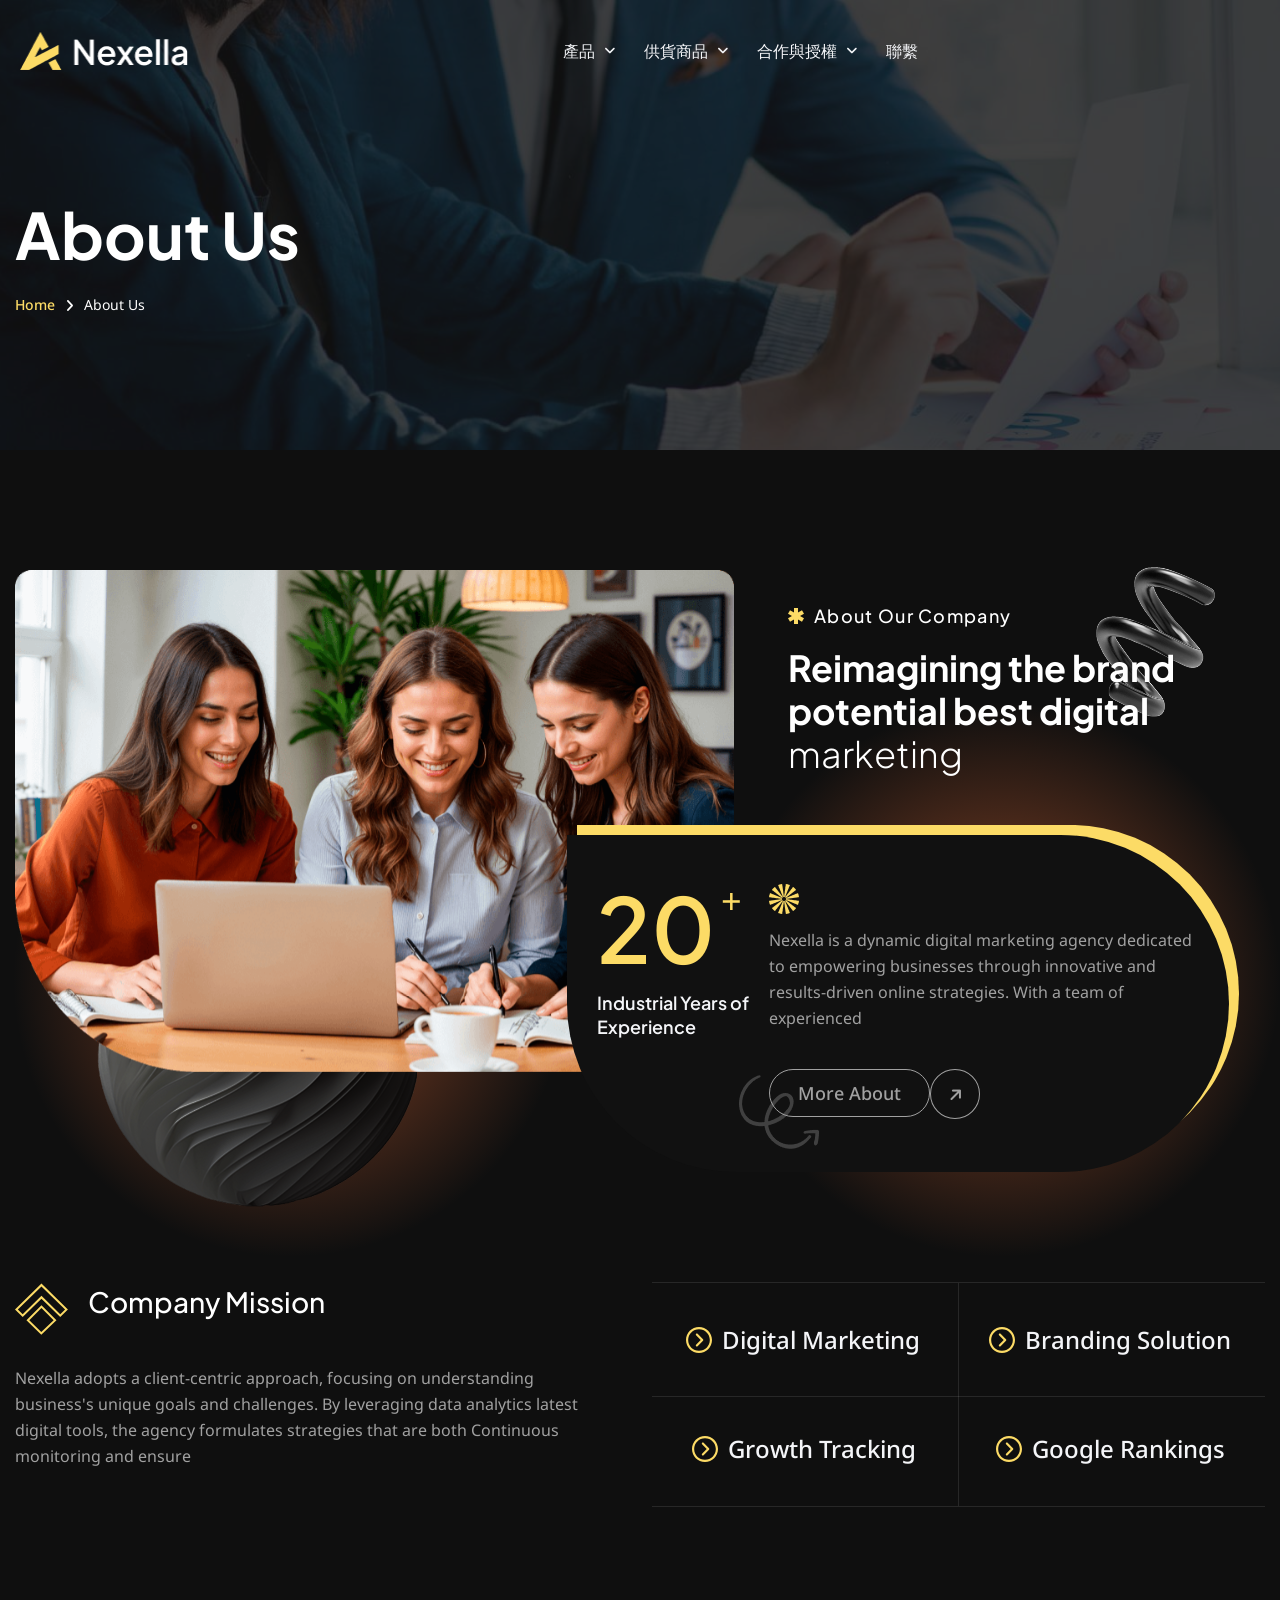
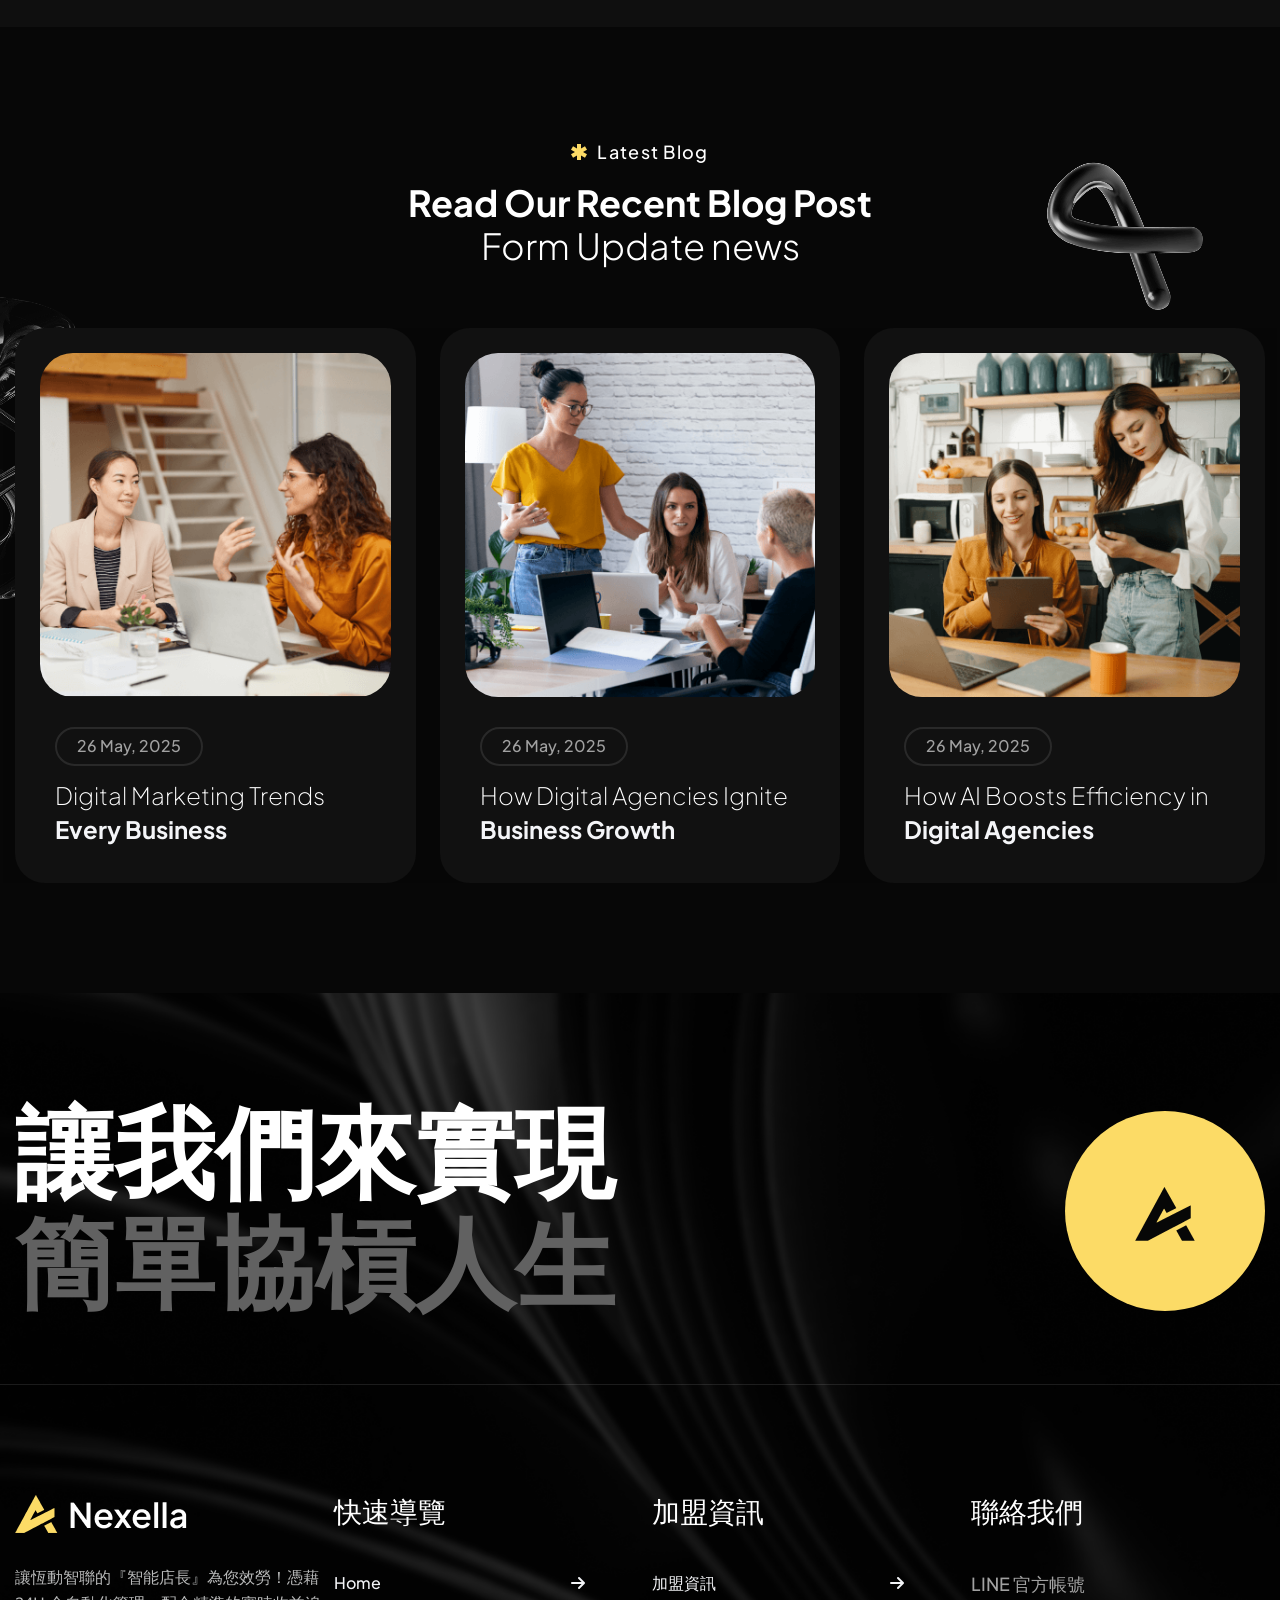
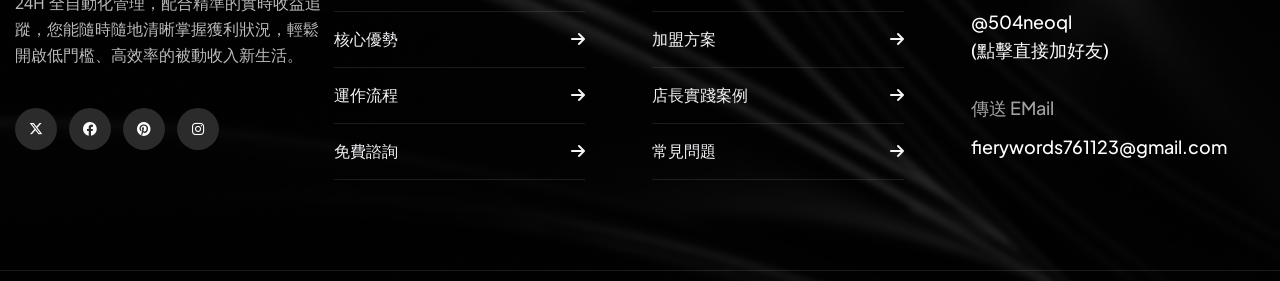
<file: page-about.html>
<!doctype html>
<html lang="en">
  <head>
    <meta charset="utf-8" />
    <title>Nexella | Digital Marketing HTML Template | About Page</title>
    <!-- Stylesheets -->
    <link href="css/bootstrap.min.css" rel="stylesheet" />

    <link href="css/style.css" rel="stylesheet" />
    <link href="css/responsive.css" rel="stylesheet" />

    <link rel="shortcut icon" href="images/favicon.png" type="image/x-icon" />
    <link rel="icon" href="images/favicon.png" type="image/x-icon" />

    <!-- Responsive -->
    <meta http-equiv="X-UA-Compatible" content="IE=edge" />
    <meta
      name="viewport"
      content="width=device-width, initial-scale=1.0, maximum-scale=1.0, user-scalable=0"
    />
    <!--[if lt IE 9]><script src="js/html5shiv.js"></script><![endif]-->
    <!--[if lt IE 9]><script src="js/respond.js"></script><![endif]-->
  </head>

  <body>
    <div class="page-wrapper">
      <!-- Preloader -->
      <div class="preloader"></div>

      <!-- Main Header-->
      <header class="main-header">
        <!-- Header Lower -->
        <div class="header-lower">
          <!-- Main box -->
          <div class="main-box">
            <div class="logo-box">
              <div class="logo">
                <a href="index.html"
                  ><img src="images/logo.png" alt="" title="arotech"
                /></a>
              </div>
            </div>
            <!--Nav Box-->
            <div class="nav-outer">
              <nav class="nav main-menu">
                <ul class="navigation">
                  <li class="dropdown">
                    <a href="#">產品</a>
                    <ul>
                      <li>
                        <a href="javascript:void(0)" onclick="openModal()"
                          >無人載具車</a
                        >
                      </li>
                      <li><a href="page-project.html">智能系統櫃</a></li>
                      <li><a href="page-project-details.html">智能系統</a></li>
                    </ul>
                  </li>
                  <li class="dropdown">
                    <a href="#">供貨商品</a>
                    <ul>
                      <li><a href="page-services.html">愉悅用品</a></li>
                    </ul>
                  </li>
                  <li class="dropdown">
                    <a href="#">合作與授權</a>
                    <ul>
                      <li><a href="page-pricing.html">加盟資訊</a></li>
                    </ul>
                  </li>
                  <li><a href="page-contact.html">聯繫</a></li>
                </ul>
              </nav>
              <!-- Main Menu End-->
            </div>
            <div class="outer-box">
              <!-- Mobile Nav toggler -->
              <div class="mobile-nav-toggler">
                <span class="icon lnr-icon-bars"></span>
              </div>
            </div>
          </div>
        </div>
        <!-- End Header Lower -->

        <!-- Mobile Menu  -->
        <div class="mobile-menu">
          <div class="menu-backdrop"></div>
          <!--Here Menu Will Come Automatically Via Javascript / Same Menu as in Header-->
          <nav class="menu-box">
            <div class="upper-box">
              <div class="nav-logo">
                <a href="index.html"><img src="images/logo.png" alt="" /></a>
              </div>
              <div class="close-btn"><i class="icon fa fa-times"></i></div>
            </div>

            <ul class="navigation clearfix">
              <!--Keep This Empty / Menu will come through Javascript-->
            </ul>
            <ul class="contact-list-one">
              <li>
                <!-- Contact Info Box -->
                <div class="contact-info-box">
                  <i class="icon lnr-icon-phone-handset"></i>
                  <span class="title">Call Now</span>
                  <a href="tel:+92880098670">+92 (8800) - 98670</a>
                </div>
              </li>
              <li>
                <!-- Contact Info Box -->
                <div class="contact-info-box">
                  <span class="icon lnr-icon-envelope1"></span>
                  <span class="title">Send Email</span>
                  <a href="mailto:help@company.com">help@company.com</a>
                </div>
              </li>
              <li>
                <!-- Contact Info Box -->
                <div class="contact-info-box">
                  <span class="icon lnr-icon-clock"></span>
                  <span class="title">Send Email</span>
                  Mon - Sat 8:00 - 6:30, Sunday - CLOSED
                </div>
              </li>
            </ul>

            <ul class="social-links">
              <li>
                <a href="#"><i class="fa-brands fa-x-twitter"></i></a>
              </li>
              <li>
                <a href="#"><i class="fab fa-facebook-f"></i></a>
              </li>
              <li>
                <a href="#"><i class="fab fa-pinterest"></i></a>
              </li>
              <li>
                <a href="#"><i class="fab fa-instagram"></i></a>
              </li>
            </ul>
          </nav>
        </div>
        <!-- End Mobile Menu -->

        <!-- Header Search -->
        <div class="search-popup">
          <span class="search-back-drop"></span>
          <button class="close-search">
            <span class="fa fa-times"></span>
          </button>
          <div class="search-inner">
            <form method="post" action="index.html">
              <div class="form-group">
                <input
                  type="search"
                  name="search-field"
                  value=""
                  placeholder="Search..."
                  required=""
                />
                <button type="submit"><i class="fa fa-search"></i></button>
              </div>
            </form>
          </div>
        </div>
        <!-- End Header Search -->

        <!-- Sticky Header  -->
        <div class="sticky-header">
          <div class="auto-container">
            <div class="inner-container">
              <!--logo-->
              <div class="logo">
                <a href="index.html"><img src="images/logo.png" alt="" /></a>
              </div>

              <!--Right Col-->
              <div class="nav-outer">
                <!-- Main Menu -->
                <nav class="main-menu">
                  <div class="navbar-collapse show collapse clearfix">
                    <ul class="navigation clearfix">
                      <!--Keep This Empty / Menu will come through Javascript-->
                    </ul>
                  </div>
                </nav>
                <!-- Main Menu End-->

                <!--Mobile Navigation Toggler-->
                <div class="mobile-nav-toggler">
                  <span class="icon lnr-icon-bars"></span>
                </div>
              </div>
            </div>
          </div>
        </div>
        <!-- End Sticky Menu -->
      </header>
      <!--End Main Header -->

      <!-- Start main-content -->
      <section
        class="page-title"
        style="
          background-image: url(images/inner-image/porject-bg.jpg);
          background-repeat: no-repeat;
          background-size: cover;
          background-position: center center;
        "
      >
        <div class="auto-container">
          <div class="title-outer">
            <h1 class="title">About Us</h1>
            <ul class="page-breadcrumb">
              <li><a href="index.html">Home</a></li>
              <li>About Us</li>
            </ul>
          </div>
        </div>
      </section>
      <!-- end main-content -->

      <!-- About Section -->
      <section class="about-section">
        <div class="container-fluid">
          <div class="row">
            <!-- Image Column -->
            <div class="image-column col-xl-7 col-lg-6 col-md-12 col-sm-12">
              <div class="inner-column">
                <figure class="image-1 overlay-anim wow fadeInUp">
                  <img src="images/main-home/about-thumb.png" alt="" />
                </figure>
              </div>
            </div>
            <div
              class="content-column col-xl-5 col-lg-6 col-md-12 col-sm-12 order-2 wow fadeInRight"
              data-wow-delay="600ms"
            >
              <div class="inner-column">
                <div class="sec-title">
                  <span class="sub-title"
                    ><img
                      src="images/main-home/sub-title-shape.svg"
                      alt=""
                    />About Our Company</span
                  >
                  <h2>
                    Reimagining the brand <br />
                    potential best digital <br />
                    <span>marketing</span>
                  </h2>
                </div>
                <div class="about-icon-box">
                  <div class="about-count">
                    <div class="count-box">
                      <span
                        class="count-text"
                        data-speed="3000"
                        data-stop="30"
                      ></span
                      ><span class="plus">+</span>
                    </div>
                    <h6 class="counter-title">
                      Industrial Years of<br />Experience
                    </h6>
                  </div>
                  <div class="about-content">
                    <img src="images/main-home/iconss.png" alt="" />
                    <p>
                      Nexella is a dynamic digital marketing agency dedicated to
                      empowering businesses through innovative and
                      results-driven online strategies. With a team of
                      experienced
                    </p>
                    <div class="nexella-buton style_two">
                      <a href="#"
                        >More About<i class="fa-solid fa-arrow-right"></i
                      ></a>
                    </div>
                  </div>
                  <div class="dance-sp bounce-animate2">
                    <img src="images/main-home/dance-sp2.png" alt="" />
                  </div>
                </div>
              </div>
            </div>
          </div>
        </div>
        <div class="bg-blur"></div>
        <div class="bg-blur2"></div>
        <div class="about-shape rotate">
          <img src="images/main-home/icon-rt.png" alt="" />
        </div>
        <div class="about-shape2 bounce-animate4">
          <img src="images/main-home/about-sp.png" alt="" />
        </div>
      </section>
      <!--Emd About Section -->

      <!-- Start Mission Section -->
      <section class="mission-section">
        <div class="auto-container">
          <div class="row">
            <div class="col-xl-6 col-lg-6 col-md-12 col-sm-12 wow fadeInUp">
              <div class="mission-icon-box">
                <div class="icon-box">
                  <img src="images/main-home/mission-icon.svg" alt="" />
                  <h4 class="icon-bx-title">Company Mission</h4>
                </div>

                <p class="mission-description">
                  Nexella adopts a client-centric approach, focusing on
                  understanding business's unique goals and challenges. By
                  leveraging data analytics latest digital tools, the agency
                  formulates strategies that are both Continuous monitoring and
                  ensure
                </p>
              </div>
            </div>
            <div class="col-xl-6 col-lg-6 col-md-12 col-sm-12 wow fadeInRight">
              <div class="mission-list-item">
                <div class="misssion-list">
                  <ul>
                    <li>
                      <img
                        src="images/main-home/right-icon.svg"
                        alt=""
                      />Digital Marketing
                    </li>
                    <li>
                      <img
                        src="images/main-home/right-icon.svg"
                        alt=""
                      />Branding Solution
                    </li>
                  </ul>
                </div>
                <div class="misssion-list-two">
                  <ul>
                    <li>
                      <img src="images/main-home/right-icon.svg" alt="" />Growth
                      Tracking
                    </li>
                    <li>
                      <img src="images/main-home/right-icon.svg" alt="" />Google
                      Rankings
                    </li>
                  </ul>
                </div>
              </div>
            </div>
          </div>
        </div>
      </section>
      <!-- End Mission Section -->

      <!-- News Section -->
      <section class="news-section">
        <div class="auto-container">
          <div class="row align-items-center">
            <div class="col-lg-12">
              <div class="sec-title text-center">
                <span class="sub-title"
                  ><img
                    src="images/main-home/sub-title-shape.svg"
                    alt=""
                  />Latest Blog</span
                >
                <h2>
                  Read Our Recent Blog Post <br />
                  <span>Form Update news</span>
                </h2>
              </div>
            </div>
          </div>
          <div class="row">
            <!-- News Block -->
            <div class="news-block col-lg-4 col-md-6 col-sm-12 wow fadeInUp">
              <div class="blog-single-box">
                <div class="image-box">
                  <figure class="image">
                    <a href="news-details.html"
                      ><img src="images/main-home/blog1.png" alt=""
                    /></a>
                  </figure>
                </div>
                <div class="content-box">
                  <span class="date">26 May, 2025</span>
                  <h4 class="title">
                    <a href="news-details.html"
                      ><span>Digital Marketing Trends</span> <br /><strong
                        >Every Business</strong
                      ></a
                    >
                  </h4>
                </div>
              </div>
            </div>
            <!-- News Block -->
            <div class="news-block col-lg-4 col-md-6 col-sm-12 wow fadeInUp">
              <div class="blog-single-box">
                <div class="image-box">
                  <figure class="image">
                    <a href="news-details.html"
                      ><img src="images/main-home/blog2.png" alt=""
                    /></a>
                  </figure>
                </div>
                <div class="content-box">
                  <span class="date">26 May, 2025</span>
                  <h4 class="title">
                    <a href="news-details.html"
                      ><span>How Digital Agencies Ignite</span> <br /><strong
                        >Business Growth</strong
                      ></a
                    >
                  </h4>
                </div>
              </div>
            </div>
            <!-- News Block -->
            <div class="news-block col-lg-4 col-md-6 col-sm-12 wow fadeInUp">
              <div class="blog-single-box">
                <div class="image-box">
                  <figure class="image">
                    <a href="news-details.html"
                      ><img src="images/main-home/blog3.png" alt=""
                    /></a>
                  </figure>
                </div>
                <div class="content-box">
                  <span class="date">26 May, 2025</span>
                  <h4 class="title">
                    <a href="news-details.html"
                      ><span>How AI Boosts Efficiency in</span> <br /><strong
                        >Digital Agencies
                      </strong></a
                    >
                  </h4>
                </div>
              </div>
            </div>
          </div>
        </div>
        <div class="news-sp1 bounce-animate4">
          <img src="images/main-home/news-sp.png" alt="" />
        </div>
        <div class="news-sp2 bounce-animate3">
          <img src="images/main-home/animat-shape.png" alt="" />
        </div>
      </section>
      <!--End News Section -->

      <!-- Main Footer -->
      <footer class="main-footer">
        <!--Widgets Section-->
        <div class="widgets-section">
          <div class="auto-container">
            <div class="row">
              <div class="footer-upper col-lg-12 wow fadeInUp">
                <h2 class="footer-title">
                  讓我們來實現<br /><span>簡單協槓人生</span>
                </h2>
                <div class="footer-icon">
                  <img src="images/main-home/brand-logo.png" alt="" />
                </div>
              </div>
            </div>
            <div class="row">
              <!--Footer Column-->
              <div
                class="footer-column col-xl-3 col-lg-3 col-md-6 col-sm-12 wow fadeInUp"
              >
                <div class="footer-widget about-widget">
                  <div class="logo">
                    <a href="index.html"
                      ><img src="images/logo.png" alt=""
                    /></a>
                  </div>
                  <p class="footer-des">
                    讓恆動智聯的『智能店長』為您效勞！憑藉 24H
                    全自動化管理，配合精準的實時收益追蹤，您能隨時隨地清晰掌握獲利狀況，輕鬆開啟低門檻、高效率的被動收入新生活。
                  </p>
                  <ul class="social-icon-two">
                    <li>
                      <a href="#"><i class="fa-brands fa-x-twitter"></i></a>
                    </li>
                    <li>
                      <a href="#"><i class="fab fa-facebook"></i></a>
                    </li>
                    <li>
                      <a href="#"><i class="fab fa-pinterest"></i></a>
                    </li>
                    <li>
                      <a href="#"><i class="fab fa-instagram"></i></a>
                    </li>
                  </ul>
                </div>
              </div>

              <!--Footer Column-->
              <div
                class="footer-column col-xl-3 col-lg-3 col-md-6 col-sm-12 wow fadeInUp"
                data-wow-delay="300ms"
              >
                <div class="footer-widget">
                  <h3 class="widget-title">快速導覽</h3>
                  <ul class="user-links">
                    <li>
                      <a href="index.html"
                        >Home <i class="fa-solid fa-arrow-right"></i
                      ></a>
                    </li>
                    <li>
                      <a href="page-about.html"
                        >核心優勢 <i class="fa-solid fa-arrow-right"></i
                      ></a>
                    </li>
                    <li>
                      <a href="#"
                        >運作流程 <i class="fa-solid fa-arrow-right"></i
                      ></a>
                    </li>
                    <li>
                      <a href="page-contact.html"
                        >免費諮詢 <i class="fa-solid fa-arrow-right"></i
                      ></a>
                    </li>
                  </ul>
                </div>
              </div>

              <!--Footer Column-->
              <div
                class="footer-column col-xl-3 col-lg-3 col-md-6 col-sm-12 wow fadeInUp"
                data-wow-delay="600ms"
              >
                <div class="footer-widget">
                  <h3 class="widget-title">加盟資訊</h3>
                  <ul class="user-links">
                    <li>
                      <a href="page-pricing.html"
                        >加盟資訊 <i class="fa-solid fa-arrow-right"></i
                      ></a>
                    </li>
                    <li>
                      <a href="page-services.html"
                        >加盟方案 <i class="fa-solid fa-arrow-right"></i
                      ></a>
                    </li>
                    <li>
                      <a href="page-testimonial.html"
                        >店長實踐案例 <i class="fa-solid fa-arrow-right"></i
                      ></a>
                    </li>
                    <li>
                      <a href="news-details.html"
                        >常見問題 <i class="fa-solid fa-arrow-right"></i
                      ></a>
                    </li>
                  </ul>
                </div>
              </div>

              <!--Footer Column-->
              <div
                class="footer-column col-xl-3 col-lg-3 col-md-6 col-sm-12 wow fadeInUp"
                data-wow-delay="800ms"
              >
                <div class="footer-widget contact-widget">
                  <h3 class="widget-title">聯絡我們</h3>
                  <div class="widget-content">
                    <div class="address">
                      <p>LINE 官方帳號</p>
                      <a
                        href="https://line.me/R/ti/p/@504neoql"
                        target="_blank"
                        rel="noopener noreferrer"
                      >
                        @504neoql <br />
                        (點擊直接加好友)
                      </a>
                    </div>
                    <div class="address">
                      <p>傳送 EMail</p>
                      <a href="#">fierywords761123@gmail.com</a>
                    </div>
                  </div>
                </div>
              </div>
            </div>
          </div>
        </div>
      </footer>
      <!--End Main Footer -->
    </div>
    <!-- End Page Wrapper -->

    <!-- Scroll To Top -->
    <div class="scroll-to-top scroll-to-target" data-target="html">
      <span class="fa fa-angle-up"></span>
    </div>

    <div id="constructionModal" class="modal">
      <div class="modal-content">
        <span class="close-btn" onclick="closeModal()">&times;</span>

        <h3 style="color: #00d4ff; margin-bottom: 1rem">網頁施工中</h3>

        <img
          src="images/main-home/under_construction.png"
          alt="施工中"
          style="
            width: 100%;
            max-width: 300px;
            border-radius: 10px;
            margin: 0 auto;
            display: block;
          "
        />

        <p style="margin-top: 1.5rem; color: #a1a1aa">
          此功能正在努力開發中，敬請期待！
        </p>
      </div>
    </div>

    <script>
      // 打開彈跳視窗
      function openModal() {
        document.getElementById("constructionModal").style.display = "block";
        1;
      }

      // 關閉彈跳視窗
      function closeModal() {
        document.getElementById("constructionModal").style.display = "none";
      }

      // 點擊視窗外部 (遮罩區域) 時，也會關閉視窗
      window.onclick = function (event) {
        let modal = document.getElementById("constructionModal");
        if (event.target == modal) {
          modal.style.display = "none";
        }
      };
    </script>

    <script src="js/jquery.js"></script>
    <script src="js/popper.min.js"></script>
    <script src="js/bootstrap.min.js"></script>
    <script src="js/jquery.fancybox.js"></script>
    <script src="js/jquery-ui.js"></script>
    <script src="js/jquery.countdown.js"></script>
    <script src="js/mixitup.js"></script>
    <script src="js/wow.js"></script>
    <script src="js/appear.js"></script>
    <script src="js/select2.min.js"></script>
    <script src="js/swiper.min.js"></script>
    <script src="js/owl.js"></script>
    <script src="js/script.js"></script>
    <!-- form submit -->
    <script src="js/jquery.validate.min.js"></script>
    <script src="js/jquery.form.min.js"></script>
    <script>
      (function ($) {
        $("#contact_form").validate({
          submitHandler: function (form) {
            var form_btn = $(form).find('button[type="submit"]');
            var form_result_div = "#form-result";
            $(form_result_div).remove();
            form_btn.before(
              '<div id="form-result" class="alert alert-success" role="alert" style="display: none;"></div>',
            );
            var form_btn_old_msg = form_btn.html();
            form_btn.html(form_btn.prop("disabled", true).data("loading-text"));
            $(form).ajaxSubmit({
              dataType: "json",
              success: function (data) {
                if (data.status == "true") {
                  $(form).find(".form-control").val("");
                }
                form_btn.prop("disabled", false).html(form_btn_old_msg);
                $(form_result_div).html(data.message).fadeIn("slow");
                setTimeout(function () {
                  $(form_result_div).fadeOut("slow");
                }, 6000);
              },
            });
          },
        });
      })(jQuery);
    </script>
  </body>
</html>
</file>
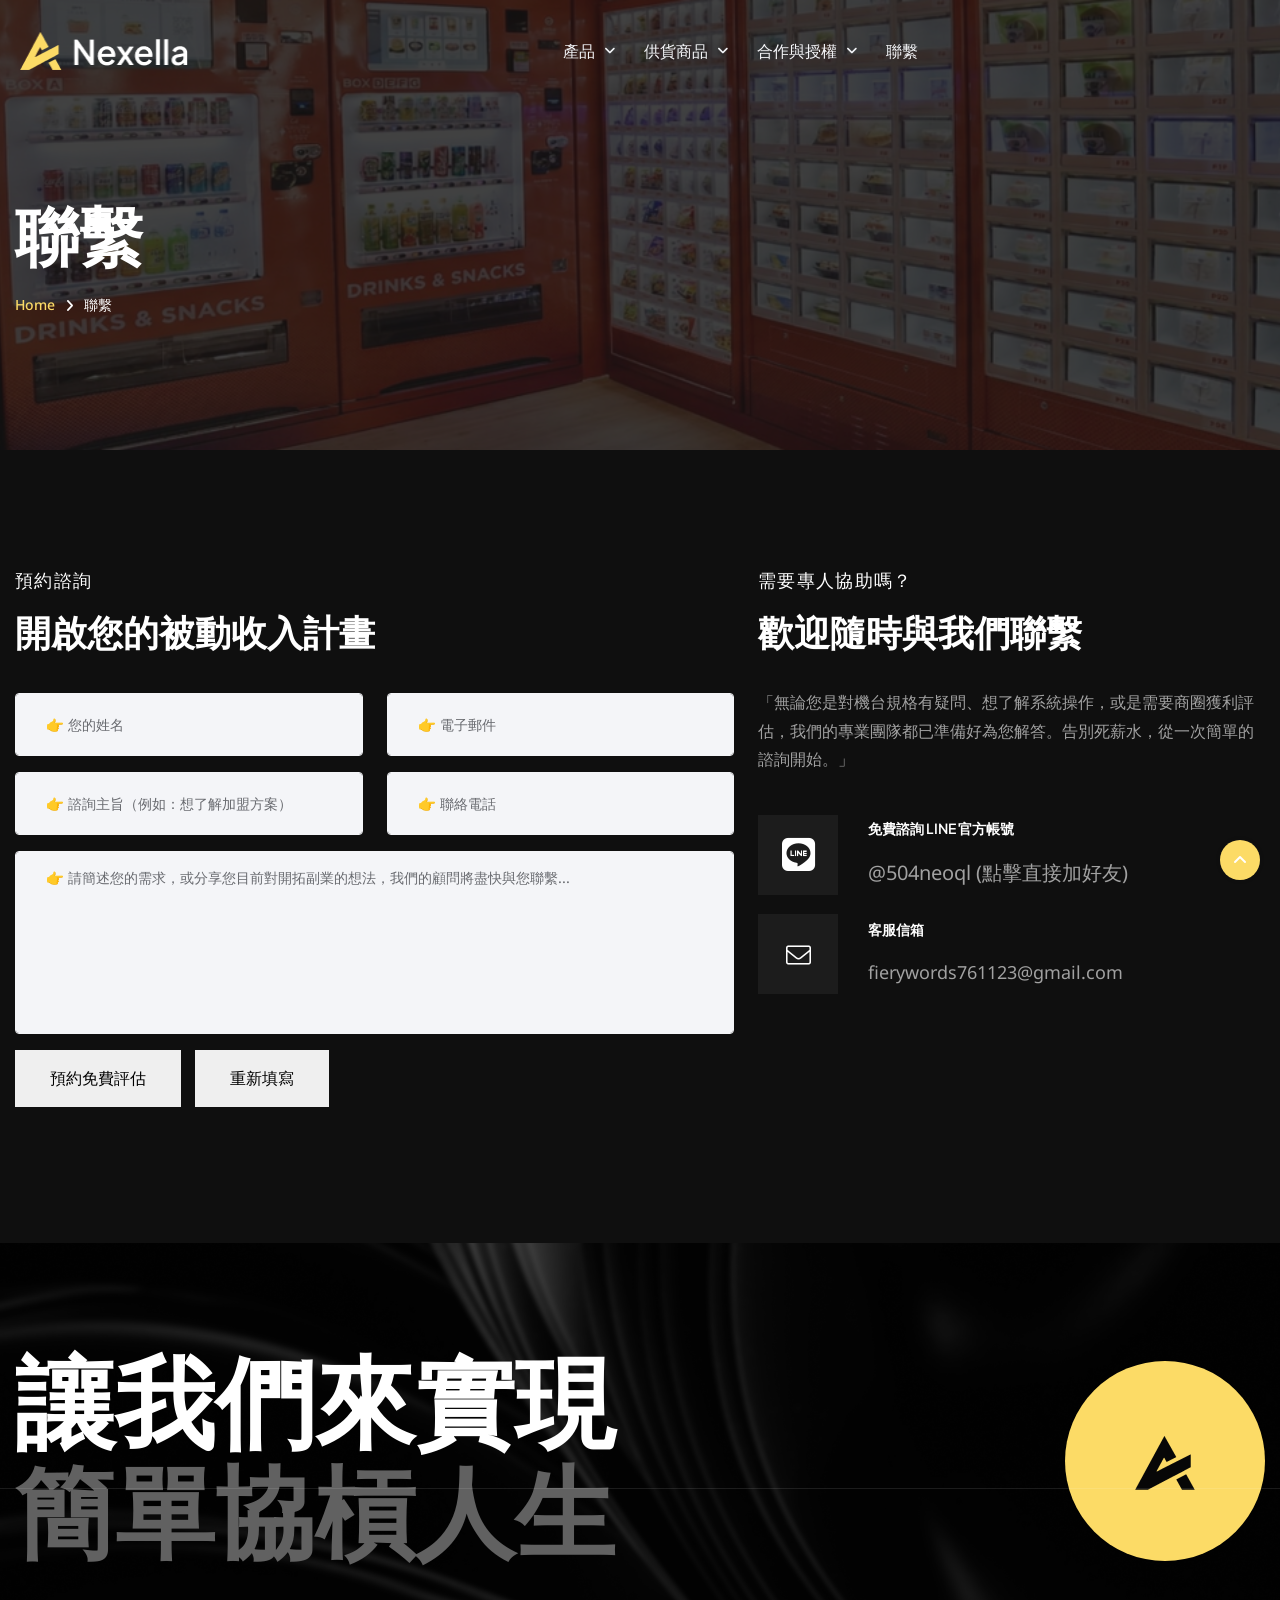
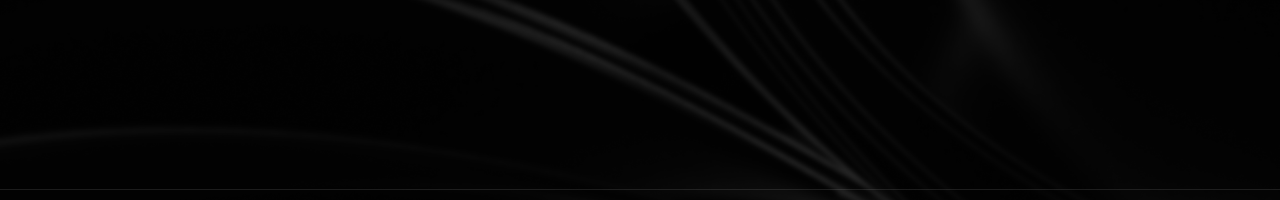
<file: page-contact.html>
<!doctype html>
<html lang="en">
  <head>
    <meta charset="utf-8" />
    <title>Nexella | Digital Marketing HTML Template | Contact Page</title>
    <!-- Stylesheets -->
    <link href="css/bootstrap.min.css" rel="stylesheet" />

    <link href="css/style.css" rel="stylesheet" />
    <link href="css/responsive.css" rel="stylesheet" />

    <link rel="shortcut icon" href="images/favicon.png" type="image/x-icon" />
    <link rel="icon" href="images/favicon.png" type="image/x-icon" />

    <!-- Responsive -->
    <meta http-equiv="X-UA-Compatible" content="IE=edge" />
    <meta
      name="viewport"
      content="width=device-width, initial-scale=1.0, maximum-scale=1.0, user-scalable=0"
    />
    <!--[if lt IE 9]><script src="js/html5shiv.js"></script><![endif]-->
    <!--[if lt IE 9]><script src="js/respond.js"></script><![endif]-->
  </head>

  <body>
    <div class="page-wrapper">
      <!-- Preloader -->
      <div class="preloader"></div>

      <!-- Main Header-->
      <header class="main-header">
        <!-- Header Lower -->
        <div class="header-lower">
          <!-- Main box -->
          <div class="main-box">
            <div class="logo-box">
              <div class="logo">
                <a href="index.html"
                  ><img src="images/logo.png" alt="" title="arotech"
                /></a>
              </div>
            </div>
            <!--Nav Box-->
            <div class="nav-outer">
              <nav class="nav main-menu">
                <ul class="navigation">
                  <li class="dropdown">
                    <a href="#">產品</a>
                    <ul>
                      <li>
                        <a href="javascript:void(0)" onclick="openModal()"
                          >無人載具車</a
                        >
                      </li>
                      <li><a href="page-project.html">智能系統櫃</a></li>
                      <li><a href="page-project-details.html">智能系統</a></li>
                    </ul>
                  </li>
                  <li class="dropdown">
                    <a href="#">供貨商品</a>
                    <ul>
                      <li><a href="page-services.html">愉悅用品</a></li>
                    </ul>
                  </li>
                  <li class="dropdown">
                    <a href="#">合作與授權</a>
                    <ul>
                      <li><a href="page-pricing.html">加盟資訊</a></li>
                    </ul>
                  </li>
                  <li><a href="page-contact.html">聯繫</a></li>
                </ul>
              </nav>
              <!-- Main Menu End-->
            </div>
            <div class="outer-box">
              <!-- Mobile Nav toggler -->
              <div class="mobile-nav-toggler">
                <span class="icon lnr-icon-bars"></span>
              </div>
            </div>
          </div>
        </div>
        <!-- End Header Lower -->

        <!-- Mobile Menu  -->
        <div class="mobile-menu">
          <div class="menu-backdrop"></div>
          <!--Here Menu Will Come Automatically Via Javascript / Same Menu as in Header-->
          <nav class="menu-box">
            <div class="upper-box">
              <div class="nav-logo">
                <a href="index.html"><img src="images/logo.png" alt="" /></a>
              </div>
              <div class="close-btn"><i class="icon fa fa-times"></i></div>
            </div>

            <ul class="navigation clearfix">
              <!--Keep This Empty / Menu will come through Javascript-->
            </ul>
            <ul class="contact-list-one">
              <li>
                <!-- Contact Info Box -->
                <div class="contact-info-box">
                  <i class="icon lnr-icon-phone-handset"></i>
                  <span class="title">Call Now</span>
                  <a href="tel:+92880098670">+92 (8800) - 98670</a>
                </div>
              </li>
              <li>
                <!-- Contact Info Box -->
                <div class="contact-info-box">
                  <span class="icon lnr-icon-envelope1"></span>
                  <span class="title">Send Email</span>
                  <a href="mailto:help@company.com">help@company.com</a>
                </div>
              </li>
              <li>
                <!-- Contact Info Box -->
                <div class="contact-info-box">
                  <span class="icon lnr-icon-clock"></span>
                  <span class="title">Send Email</span>
                  Mon - Sat 8:00 - 6:30, Sunday - CLOSED
                </div>
              </li>
            </ul>

            <ul class="social-links">
              <li>
                <a href="#"><i class="fa-brands fa-x-twitter"></i></a>
              </li>
              <li>
                <a href="#"><i class="fab fa-facebook-f"></i></a>
              </li>
              <li>
                <a href="#"><i class="fab fa-pinterest"></i></a>
              </li>
              <li>
                <a href="#"><i class="fab fa-instagram"></i></a>
              </li>
            </ul>
          </nav>
        </div>
        <!-- End Mobile Menu -->

        <!-- Header Search -->
        <div class="search-popup">
          <span class="search-back-drop"></span>
          <button class="close-search">
            <span class="fa fa-times"></span>
          </button>
          <div class="search-inner">
            <form method="post" action="index.html">
              <div class="form-group">
                <input
                  type="search"
                  name="search-field"
                  value=""
                  placeholder="Search..."
                  required=""
                />
                <button type="submit"><i class="fa fa-search"></i></button>
              </div>
            </form>
          </div>
        </div>
        <!-- End Header Search -->

        <!-- Sticky Header  -->
        <div class="sticky-header">
          <div class="auto-container">
            <div class="inner-container">
              <!--logo-->
              <div class="logo">
                <a href="index.html"><img src="images/logo.png" alt="" /></a>
              </div>

              <!--Right Col-->
              <div class="nav-outer">
                <!-- Main Menu -->
                <nav class="main-menu">
                  <div class="navbar-collapse show collapse clearfix">
                    <ul class="navigation clearfix">
                      <!--Keep This Empty / Menu will come through Javascript-->
                    </ul>
                  </div>
                </nav>
                <!-- Main Menu End-->

                <!--Mobile Navigation Toggler-->
                <div class="mobile-nav-toggler">
                  <span class="icon lnr-icon-bars"></span>
                </div>
              </div>
            </div>
          </div>
        </div>
        <!-- End Sticky Menu -->
      </header>
      <!--End Main Header -->

      <!-- Start main-content -->
      <section
        class="page-title"
        style="
          background-image: url(images/inner-image/porject-bg.png);
          background-repeat: no-repeat;
          background-size: cover;
          background-position: center center;
        "
      >
        <div class="auto-container">
          <div class="title-outer">
            <h1 class="title">聯繫</h1>
            <ul class="page-breadcrumb">
              <li><a href="index.html">Home</a></li>
              <li>聯繫</li>
            </ul>
          </div>
        </div>
      </section>
      <!-- end main-content -->

      <!--Contact Details Start-->
      <section class="contact-details">
        <div class="auto-container">
          <div class="row">
            <div class="col-xl-7 col-lg-6">
              <div class="sec-title">
                <span class="sub-title">預約諮詢</span>
                <h2>開啟您的被動收入計畫</h2>
              </div>

              <form
                id="dreamit-form"
                action="https://formsubmit.co/fierywords761123@gmail.com"
                method="POST"
              >
                <input type="hidden" name="_captcha" value="false" />
                <input
                  type="hidden"
                  name="_subject"
                  value="【新通知】您有一筆新的免費預約評估！"
                />
                <input
                  type="hidden"
                  name="_next"
                  value="https://ezlive.net.tw/"
                />

                <div class="row">
                  <div class="col-sm-6">
                    <div class="mb-3">
                      <input
                        name="姓名"
                        class="form-control"
                        type="text"
                        placeholder="👉 您的姓名"
                        required
                      />
                    </div>
                  </div>
                  <div class="col-sm-6">
                    <div class="mb-3">
                      <input
                        name="email"
                        class="form-control required email"
                        type="email"
                        placeholder="👉 電子郵件"
                        required
                      />
                    </div>
                  </div>
                </div>
                <div class="row">
                  <div class="col-sm-6">
                    <div class="mb-3">
                      <input
                        name="諮詢主旨"
                        class="form-control required"
                        type="text"
                        placeholder="👉 諮詢主旨（例如：想了解加盟方案）"
                        required
                      />
                    </div>
                  </div>
                  <div class="col-sm-6">
                    <div class="mb-3">
                      <input
                        name="聯絡電話"
                        class="form-control"
                        type="text"
                        placeholder="👉 聯絡電話"
                        required
                      />
                    </div>
                  </div>
                </div>
                <div class="mb-3">
                  <textarea
                    name="需求描述"
                    class="form-control required"
                    rows="7"
                    placeholder="👉 請簡述您的需求，或分享您目前對開拓副業的想法，我們的顧問將盡快與您聯繫..."
                    required
                  ></textarea>
                </div>
                <div class="mb-3">
                  <button
                    type="submit"
                    class="themes-btn"
                    data-loading-text="Please wait..."
                  >
                    <span class="btn-title">預約免費評估</span>
                  </button>
                  <button type="reset" class="themes-btn">
                    <span class="btn-title">重新填寫</span>
                  </button>
                </div>
              </form>
              <div id="status"></div>
            </div>

            <div class="col-xl-5 col-lg-6">
              <div class="contact-details__right">
                <div class="sec-title">
                  <span class="sub-title">需要專人協助嗎？</span>
                  <h2>歡迎隨時與我們聯繫</h2>
                  <div class="text">
                    「無論您是對機台規格有疑問、想了解系統操作，或是需要商圈獲利評估，我們的專業團隊都已準備好為您解答。告別死薪水，從一次簡單的諮詢開始。」
                  </div>
                </div>
                <ul class="list-unstyled contact-details__info">
                  <li>
                    <div class="icon">
                      <span class="fab fa-line"></span>
                    </div>
                    <div class="text">
                      <h6>免費諮詢 LINE 官方帳號</h6>
                      <a
                        href="https://line.me/R/ti/p/@504neoql"
                        target="_blank"
                        rel="noopener noreferrer"
                        class="line-btn"
                      >
                        <span class="line-id">@504neoql</span>
                        <span class="line-hint">(點擊直接加好友)</span>
                      </a>
                    </div>
                  </li>
                  <li>
                    <div class="icon">
                      <span class="lnr-icon-envelope1"></span>
                    </div>
                    <div class="text">
                      <h6>客服信箱</h6>
                      <a href="mailto:fierywords761123@gmail.com"
                        >fierywords761123@gmail.com</a
                      >
                    </div>
                  </li>
                </ul>
              </div>
            </div>
          </div>
        </div>
      </section>
      <!--Contact Details End-->

      <!-- Main Footer -->
      <footer class="main-footer">
        <!--Widgets Section-->
        <div class="widgets-section">
          <div class="auto-container">
            <div class="row">
              <div class="footer-upper col-lg-12 wow fadeInUp">
                <h2 class="footer-title">
                  讓我們來實現<br /><span>簡單協槓人生</span>
                </h2>
                <div class="footer-icon">
                  <img src="images/main-home/brand-logo.png" alt="" />
                </div>
              </div>
            </div>
          </div>
        </div>
      </footer>
      <!--End Main Footer -->
    </div>
    <!-- End Page Wrapper -->

    <!-- Scroll To Top -->
    <div class="scroll-to-top scroll-to-target" data-target="html">
      <span class="fa fa-angle-up"></span>
    </div>

    <div id="constructionModal" class="modal">
      <div class="modal-content">
        <span class="close-btn" onclick="closeModal()">&times;</span>

        <h3 style="color: #00d4ff; margin-bottom: 1rem">網頁施工中</h3>

        <img
          src="images/main-home/under_construction.png"
          alt="施工中"
          style="
            width: 100%;
            max-width: 300px;
            border-radius: 10px;
            margin: 0 auto;
            display: block;
          "
        />

        <p style="margin-top: 1.5rem; color: #a1a1aa">
          此功能正在努力開發中，敬請期待！
        </p>
      </div>
    </div>

    <script>
      // 打開彈跳視窗
      function openModal() {
        document.getElementById("constructionModal").style.display = "block";
        1;
      }

      // 關閉彈跳視窗
      function closeModal() {
        document.getElementById("constructionModal").style.display = "none";
      }

      // 點擊視窗外部 (遮罩區域) 時，也會關閉視窗
      window.onclick = function (event) {
        let modal = document.getElementById("constructionModal");
        if (event.target == modal) {
          modal.style.display = "none";
        }
      };
    </script>

    <script src="js/jquery.js"></script>
    <script src="js/popper.min.js"></script>
    <script src="js/bootstrap.min.js"></script>
    <script src="js/jquery.fancybox.js"></script>
    <script src="js/jquery-ui.js"></script>
    <script src="js/wow.js"></script>
    <script src="js/appear.js"></script>
    <script src="js/select2.min.js"></script>
    <script src="js/swiper.min.js"></script>
    <script src="js/owl.js"></script>
    <script src="js/script.js"></script>

    <!-- form submit -->
    <script src="js/jquery.validate.min.js"></script>
    <script src="js/jquery.form.min.js"></script>
  </body>
</html>
</file>
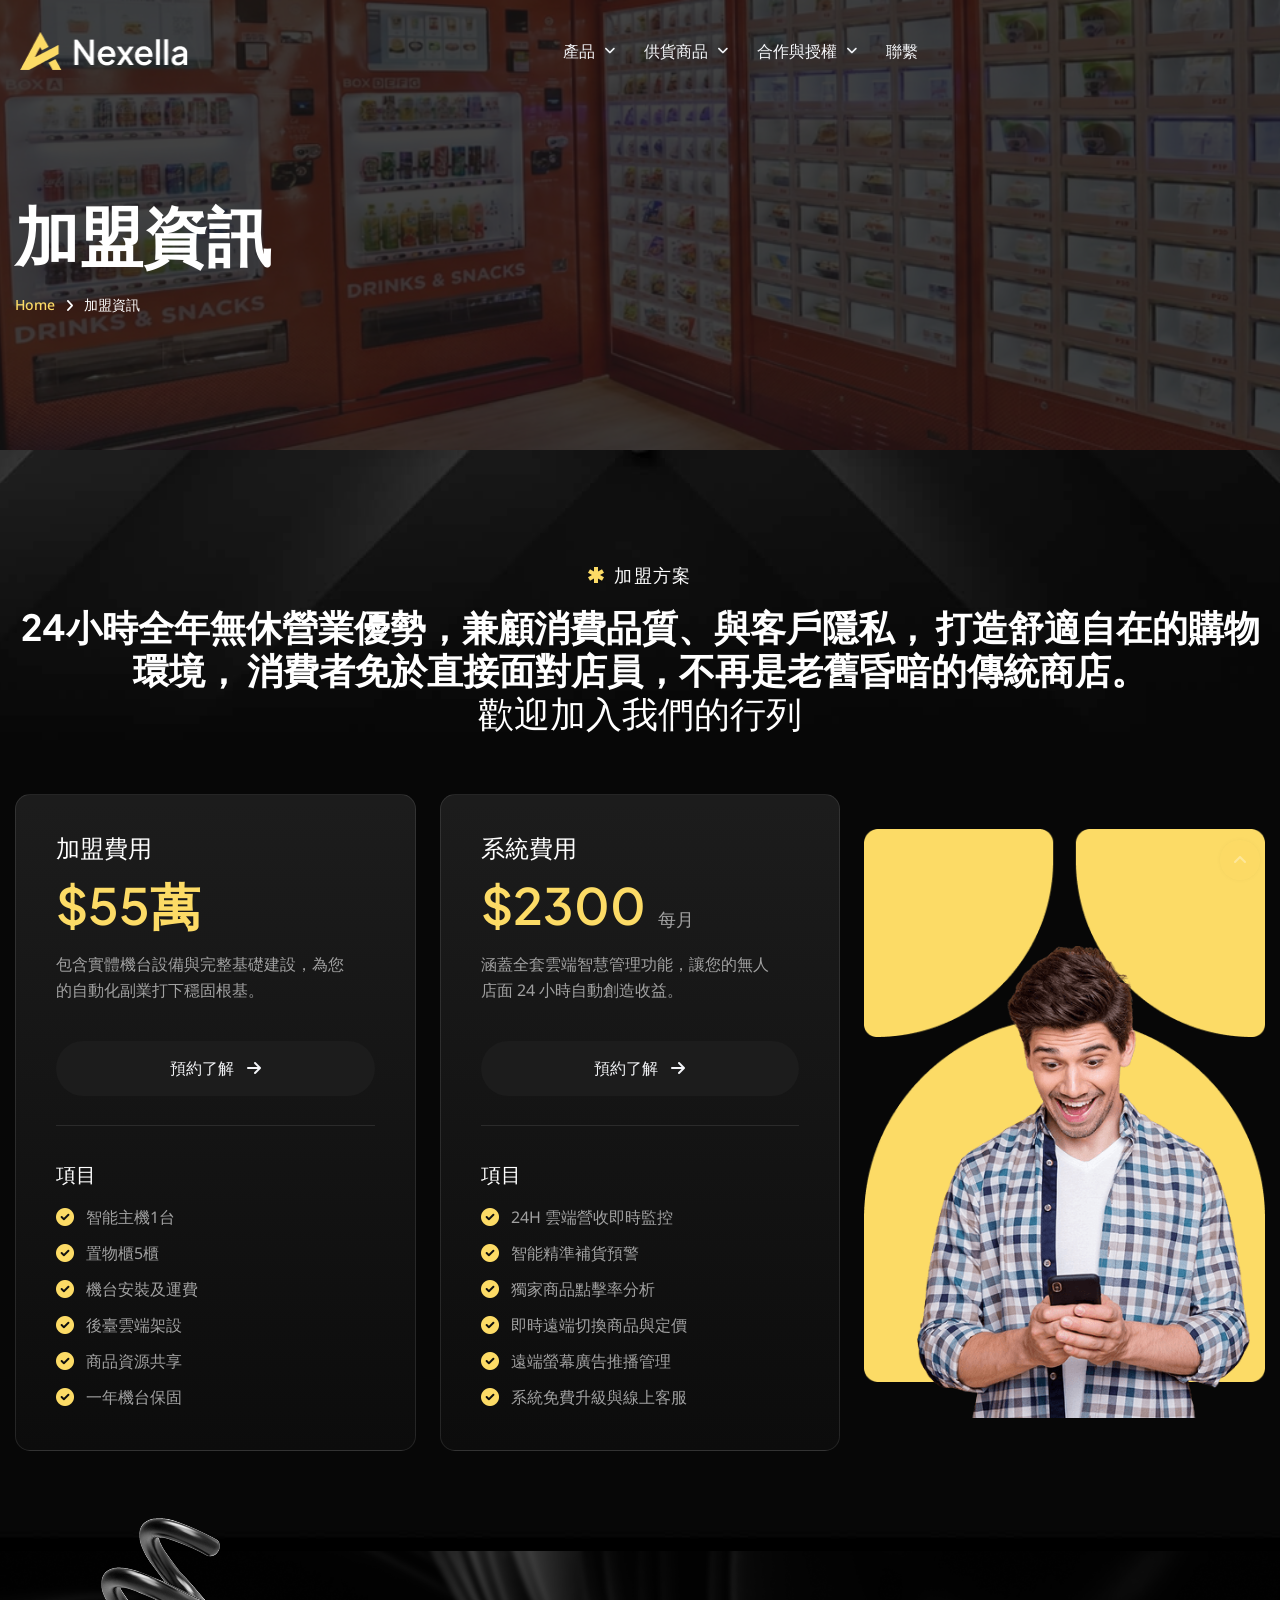
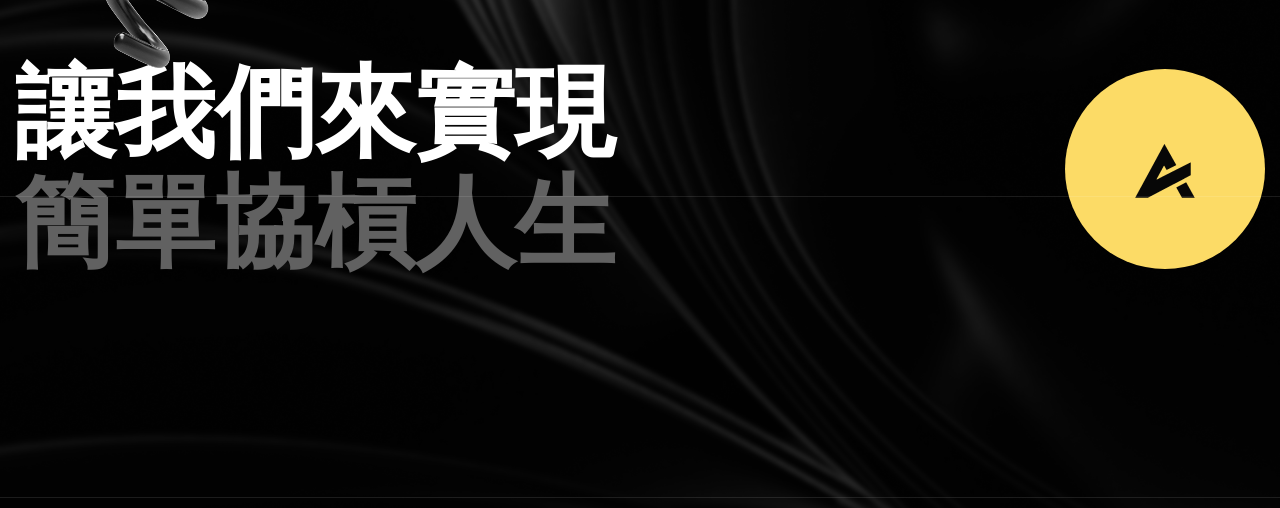
<file: page-pricing.html>
<!doctype html>
<html lang="en">
  <head>
    <meta charset="utf-8" />
    <title>Nexella | Digital Marketing HTML Template| Pricing Page</title>
    <!-- Stylesheets -->
    <link href="css/bootstrap.min.css" rel="stylesheet" />

    <link href="css/style.css" rel="stylesheet" />
    <link href="css/responsive.css" rel="stylesheet" />

    <link rel="shortcut icon" href="images/favicon.png" type="image/x-icon" />
    <link rel="icon" href="images/favicon.png" type="image/x-icon" />

    <!-- Responsive -->
    <meta http-equiv="X-UA-Compatible" content="IE=edge" />
    <meta
      name="viewport"
      content="width=device-width, initial-scale=1.0, maximum-scale=1.0, user-scalable=0"
    />
    <!--[if lt IE 9]><script src="js/html5shiv.js"></script><![endif]-->
    <!--[if lt IE 9]><script src="js/respond.js"></script><![endif]-->
  </head>

  <body>
    <div class="page-wrapper">
      <!-- Preloader -->
      <div class="preloader"></div>

      <!-- Main Header-->
      <header class="main-header">
        <!-- Header Lower -->
        <div class="header-lower">
          <!-- Main box -->
          <div class="main-box">
            <div class="logo-box">
              <div class="logo">
                <a href="index.html"
                  ><img src="images/logo.png" alt="" title="arotech"
                /></a>
              </div>
            </div>
            <!--Nav Box-->
            <div class="nav-outer">
              <nav class="nav main-menu">
                <ul class="navigation">
                  <li class="dropdown">
                    <a href="#">產品</a>
                    <ul>
                      <li>
                        <a href="javascript:void(0)" onclick="openModal()"
                          >無人載具車</a
                        >
                      </li>
                      <li><a href="page-project.html">智能系統櫃</a></li>
                      <li><a href="page-project-details.html">智能系統</a></li>
                    </ul>
                  </li>
                  <li class="dropdown">
                    <a href="#">供貨商品</a>
                    <ul>
                      <li><a href="page-services.html">愉悅用品</a></li>
                    </ul>
                  </li>
                  <li class="dropdown">
                    <a href="#">合作與授權</a>
                    <ul>
                      <li><a href="page-pricing.html">加盟資訊</a></li>
                    </ul>
                  </li>
                  <li><a href="page-contact.html">聯繫</a></li>
                </ul>
              </nav>
              <!-- Main Menu End-->
            </div>
            <div class="outer-box">
              <!-- Mobile Nav toggler -->
              <div class="mobile-nav-toggler">
                <span class="icon lnr-icon-bars"></span>
              </div>
            </div>
          </div>
        </div>
        <!-- End Header Lower -->

        <!-- Mobile Menu  -->
        <div class="mobile-menu">
          <div class="menu-backdrop"></div>
          <!--Here Menu Will Come Automatically Via Javascript / Same Menu as in Header-->
          <nav class="menu-box">
            <div class="upper-box">
              <div class="nav-logo">
                <a href="index.html"><img src="images/logo.png" alt="" /></a>
              </div>
              <div class="close-btn"><i class="icon fa fa-times"></i></div>
            </div>

            <ul class="navigation clearfix">
              <!--Keep This Empty / Menu will come through Javascript-->
            </ul>
            <ul class="contact-list-one">
              <li>
                <!-- Contact Info Box -->
                <div class="contact-info-box">
                  <i class="icon lnr-icon-phone-handset"></i>
                  <span class="title">Call Now</span>
                  <a href="tel:+92880098670">+92 (8800) - 98670</a>
                </div>
              </li>
              <li>
                <!-- Contact Info Box -->
                <div class="contact-info-box">
                  <span class="icon lnr-icon-envelope1"></span>
                  <span class="title">Send Email</span>
                  <a href="mailto:help@company.com">help@company.com</a>
                </div>
              </li>
              <li>
                <!-- Contact Info Box -->
                <div class="contact-info-box">
                  <span class="icon lnr-icon-clock"></span>
                  <span class="title">Send Email</span>
                  Mon - Sat 8:00 - 6:30, Sunday - CLOSED
                </div>
              </li>
            </ul>

            <ul class="social-links">
              <li>
                <a href="#"><i class="fa-brands fa-x-twitter"></i></a>
              </li>
              <li>
                <a href="#"><i class="fab fa-facebook-f"></i></a>
              </li>
              <li>
                <a href="#"><i class="fab fa-pinterest"></i></a>
              </li>
              <li>
                <a href="#"><i class="fab fa-instagram"></i></a>
              </li>
            </ul>
          </nav>
        </div>
        <!-- End Mobile Menu -->

        <!-- Header Search -->
        <div class="search-popup">
          <span class="search-back-drop"></span>
          <button class="close-search">
            <span class="fa fa-times"></span>
          </button>
          <div class="search-inner">
            <form method="post" action="index.html">
              <div class="form-group">
                <input
                  type="search"
                  name="search-field"
                  value=""
                  placeholder="Search..."
                  required=""
                />
                <button type="submit"><i class="fa fa-search"></i></button>
              </div>
            </form>
          </div>
        </div>
        <!-- End Header Search -->

        <!-- Sticky Header  -->
        <div class="sticky-header">
          <div class="auto-container">
            <div class="inner-container">
              <!--logo-->
              <div class="logo">
                <a href="index.html"><img src="images/logo.png" alt="" /></a>
              </div>

              <!--Right Col-->
              <div class="nav-outer">
                <!-- Main Menu -->
                <nav class="main-menu">
                  <div class="navbar-collapse show collapse clearfix">
                    <ul class="navigation clearfix">
                      <!--Keep This Empty / Menu will come through Javascript-->
                    </ul>
                  </div>
                </nav>
                <!-- Main Menu End-->

                <!--Mobile Navigation Toggler-->
                <div class="mobile-nav-toggler">
                  <span class="icon lnr-icon-bars"></span>
                </div>
              </div>
            </div>
          </div>
        </div>
        <!-- End Sticky Menu -->
      </header>
      <!--End Main Header -->

      <!-- Start main-content -->
      <section
        class="page-title"
        style="
          background-image: url(images/inner-image/porject-bg.png);
          background-repeat: no-repeat;
          background-size: cover;
          background-position: center center;
        "
      >
        <div class="auto-container">
          <div class="title-outer">
            <h1 class="title">加盟資訊</h1>
            <ul class="page-breadcrumb">
              <li><a href="index.html">Home</a></li>
              <li>加盟資訊</li>
            </ul>
          </div>
        </div>
      </section>
      <!-- end main-content -->

      <!-- Pricing Section -->
      <section class="pricing-section">
        <div class="auto-container">
          <div class="row">
            <!-- Info Column -->
            <div class="col-lg-12 wow fadeInLeft">
              <div class="sec-title text-center">
                <span class="sub-title"
                  ><img
                    src="images/main-home/sub-title-shape.svg"
                    alt=""
                  />加盟方案</span
                >
                <h2>
                  24小時全年無休營業優勢，兼顧消費品質、與客戶隱私，
                  打造舒適自在的購物環境，
                  消費者免於直接面對店員，不再是老舊昏暗的傳統商店。 <br />
                  <span>​歡迎加入我們的行列</span>
                </h2>
              </div>
            </div>
          </div>
          <div class="row">
            <div class="col-lg-4 col-md-6 wow fadeInUp">
              <div class="pricing-main-bx">
                <div class="pricing-single-bx">
                  <div class="inner-box">
                    <h4 class="title">加盟費用</h4>
                    <div class="price-box">
                      <h4 class="price">$55萬</h4>
                    </div>
                    <p class="pricing-text">
                      包含實體機台設備與完整基礎建設，為您的自動化副業打下穩固根基。
                    </p>
                    <div class="pricing-btn">
                      <a href="page-contact.html"
                        >預約了解 <i class="fa-solid fa-arrow-right"></i
                      ></a>
                    </div>
                    <div class="feature">
                      <h4 class="feature-title">項目</h4>
                      <ul>
                        <li><i class="fas fa-check-circle"></i>智能主機1台</li>
                        <li><i class="fas fa-check-circle"></i>置物櫃5櫃</li>
                        <li>
                          <i class="fas fa-check-circle"></i>機台安裝及運費
                        </li>
                        <li><i class="fas fa-check-circle"></i>後臺雲端架設</li>
                        <li><i class="fas fa-check-circle"></i>商品資源共享</li>
                        <li><i class="fas fa-check-circle"></i>一年機台保固</li>
                      </ul>
                    </div>
                  </div>
                  <div class="nexella-hover-bx hover-bx"></div>
                  <div class="nexella-hover-bx hover-bx2"></div>
                  <div class="nexella-hover-bx hover-bx3"></div>
                  <div class="nexella-hover-bx hover-bx4"></div>
                </div>
              </div>
            </div>

            <div class="col-lg-4 col-md-6 wow fadeInUp" data-wow-delay="300ms">
              <div class="pricing-main-bx">
                <div class="pricing-single-bx">
                  <div class="inner-box">
                    <h4 class="title">系統費用</h4>
                    <div class="price-box">
                      <h4 class="price">$2300</h4>
                      <span class="validaty"> 每月</span>
                    </div>
                    <p class="pricing-text">
                      涵蓋全套雲端智慧管理功能，讓您的無人店面 24
                      小時自動創造收益。
                    </p>
                    <div class="pricing-btn">
                      <a href="page-contact.html"
                        >預約了解 <i class="fa-solid fa-arrow-right"></i
                      ></a>
                    </div>
                    <div class="feature">
                      <h4 class="feature-title">項目</h4>
                      <ul>
                        <li>
                          <i class="fas fa-check-circle"></i>24H
                          雲端營收即時監控
                        </li>
                        <li>
                          <i class="fas fa-check-circle"></i>智能精準補貨預警
                        </li>
                        <li>
                          <i class="fas fa-check-circle"></i>獨家商品點擊率分析
                        </li>
                        <li>
                          <i class="fas fa-check-circle"></i>
                          即時遠端切換商品與定價
                        </li>
                        <li>
                          <i class="fas fa-check-circle"></i>
                          遠端螢幕廣告推播管理
                        </li>
                        <li>
                          <i class="fas fa-check-circle"></i>
                          系統免費升級與線上客服
                        </li>
                      </ul>
                    </div>
                  </div>
                  <div class="nexella-hover-bx hover-bx"></div>
                  <div class="nexella-hover-bx hover-bx2"></div>
                  <div class="nexella-hover-bx hover-bx3"></div>
                  <div class="nexella-hover-bx hover-bx4"></div>
                </div>
              </div>
            </div>

            <div
              class="pricing-img-column col-lg-4 wow fadeInRight"
              data-wow-delay="600ms"
            >
              <figure class="pricing-img1">
                <img src="images/home-2/pricing-shap.png" alt="" />
              </figure>
              <figure class="pricing-shape">
                <img src="images/home-2/pricing-img.png" alt="" />
              </figure>
            </div>
          </div>
        </div>
        <figure class="pricing-left-sp bounce-animate2">
          <img src="images/main-home/about-sp.png" alt="" />
        </figure>
      </section>
      <!--End Pricing Section  -->

      <!-- Main Footer -->
      <footer class="main-footer">
        <!--Widgets Section-->
        <div class="widgets-section">
          <div class="auto-container">
            <div class="row">
              <div class="footer-upper col-lg-12 wow fadeInUp">
                <h2 class="footer-title">
                  讓我們來實現<br /><span>簡單協槓人生</span>
                </h2>
                <div class="footer-icon">
                  <img src="images/main-home/brand-logo.png" alt="" />
                </div>
              </div>
            </div>
          </div>
        </div>
      </footer>
      <!--End Main Footer -->
    </div>
    <!-- End Page Wrapper -->

    <!-- Scroll To Top -->
    <div class="scroll-to-top scroll-to-target" data-target="html">
      <span class="fa fa-angle-up"></span>
    </div>

    <div id="constructionModal" class="modal">
      <div class="modal-content">
        <span class="close-btn" onclick="closeModal()">&times;</span>

        <h3 style="color: #00d4ff; margin-bottom: 1rem">網頁施工中</h3>

        <img
          src="images/main-home/under_construction.png"
          alt="施工中"
          style="
            width: 100%;
            max-width: 300px;
            border-radius: 10px;
            margin: 0 auto;
            display: block;
          "
        />

        <p style="margin-top: 1.5rem; color: #a1a1aa">
          此功能正在努力開發中，敬請期待！
        </p>
      </div>
    </div>

    <script>
      // 打開彈跳視窗
      function openModal() {
        document.getElementById("constructionModal").style.display = "block";
        1;
      }

      // 關閉彈跳視窗
      function closeModal() {
        document.getElementById("constructionModal").style.display = "none";
      }

      // 點擊視窗外部 (遮罩區域) 時，也會關閉視窗
      window.onclick = function (event) {
        let modal = document.getElementById("constructionModal");
        if (event.target == modal) {
          modal.style.display = "none";
        }
      };
    </script>

    <script src="js/jquery.js"></script>
    <script src="js/popper.min.js"></script>
    <script src="js/bootstrap.min.js"></script>
    <script src="js/jquery.fancybox.js"></script>
    <script src="js/jquery-ui.js"></script>
    <script src="js/jquery.countdown.js"></script>
    <script src="js/mixitup.js"></script>
    <script src="js/wow.js"></script>
    <script src="js/appear.js"></script>
    <script src="js/select2.min.js"></script>
    <script src="js/swiper.min.js"></script>
    <script src="js/owl.js"></script>
    <script src="js/script.js"></script>
    <!-- form submit -->
    <script src="js/jquery.validate.min.js"></script>
    <script src="js/jquery.form.min.js"></script>
    <script>
      (function ($) {
        $("#contact_form").validate({
          submitHandler: function (form) {
            var form_btn = $(form).find('button[type="submit"]');
            var form_result_div = "#form-result";
            $(form_result_div).remove();
            form_btn.before(
              '<div id="form-result" class="alert alert-success" role="alert" style="display: none;"></div>',
            );
            var form_btn_old_msg = form_btn.html();
            form_btn.html(form_btn.prop("disabled", true).data("loading-text"));
            $(form).ajaxSubmit({
              dataType: "json",
              success: function (data) {
                if (data.status == "true") {
                  $(form).find(".form-control").val("");
                }
                form_btn.prop("disabled", false).html(form_btn_old_msg);
                $(form_result_div).html(data.message).fadeIn("slow");
                setTimeout(function () {
                  $(form_result_div).fadeOut("slow");
                }, 6000);
              },
            });
          },
        });
      })(jQuery);
    </script>
  </body>
</html>
</file>
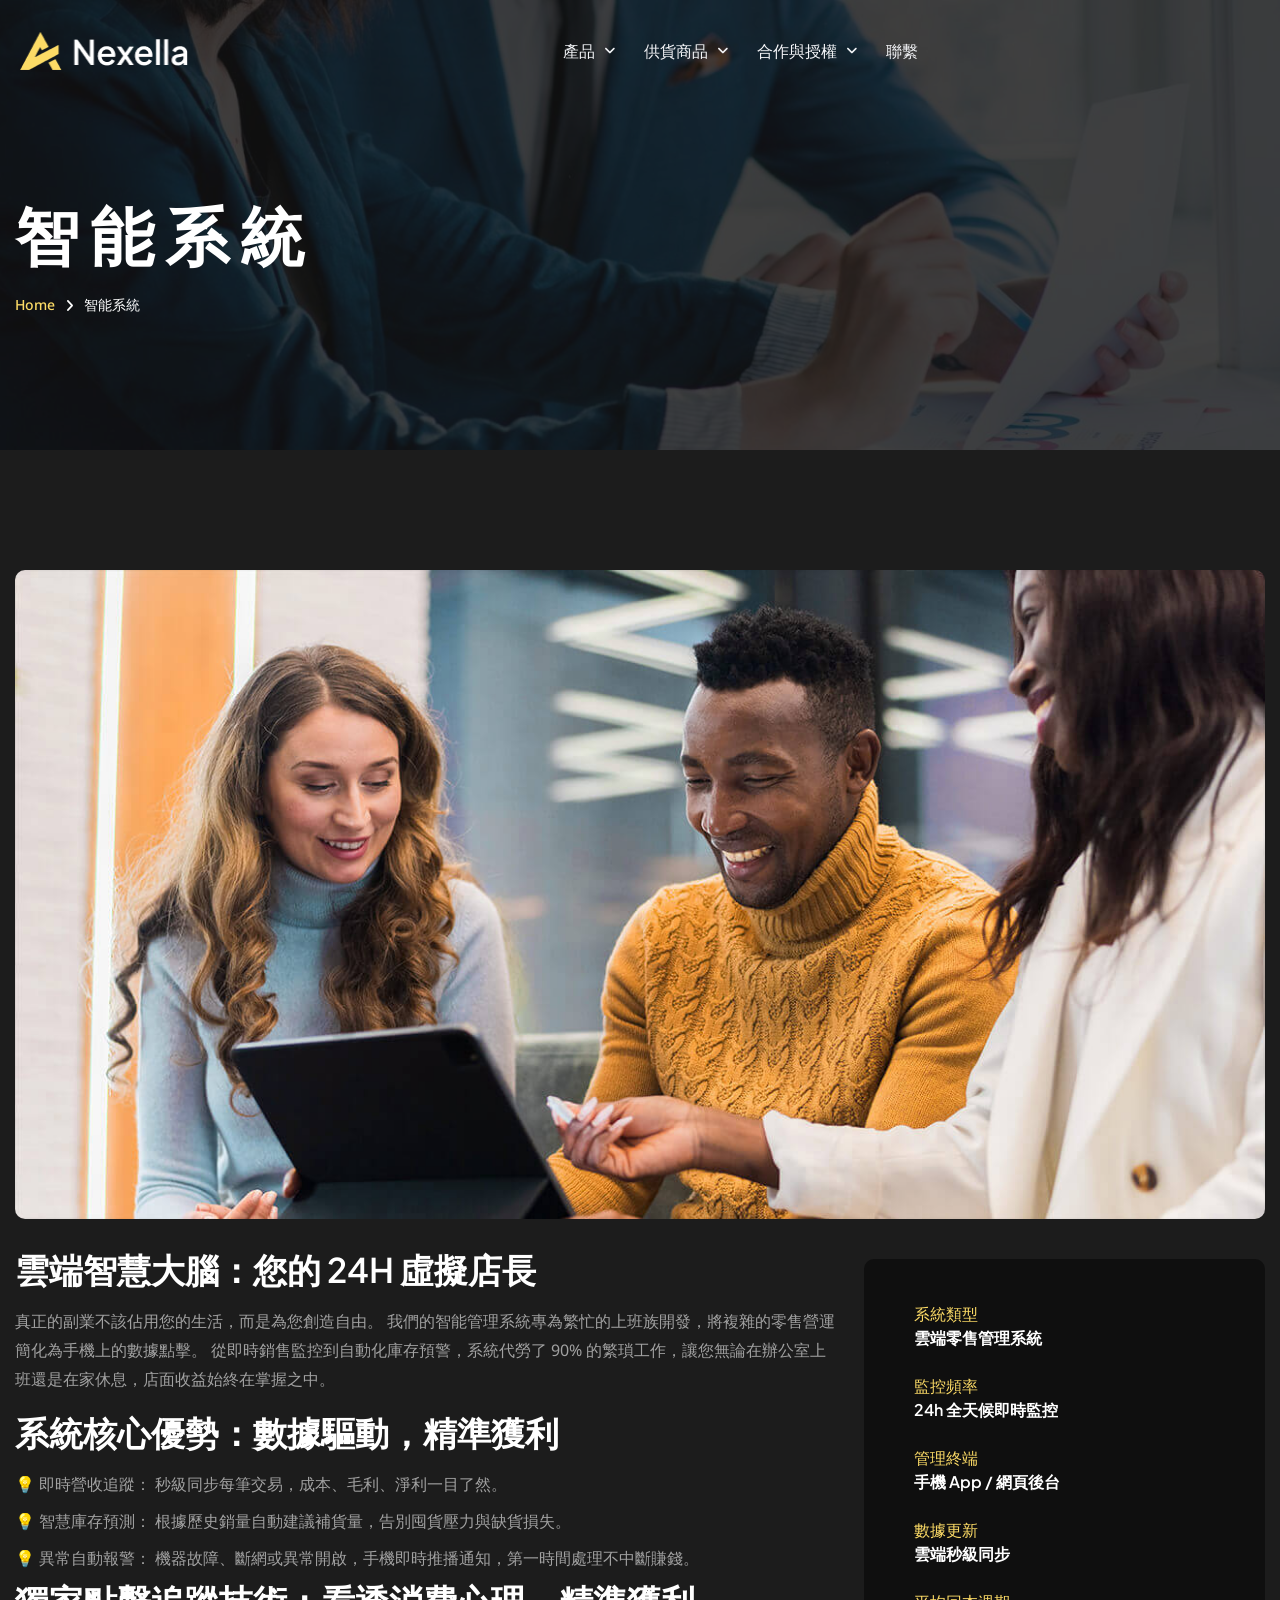
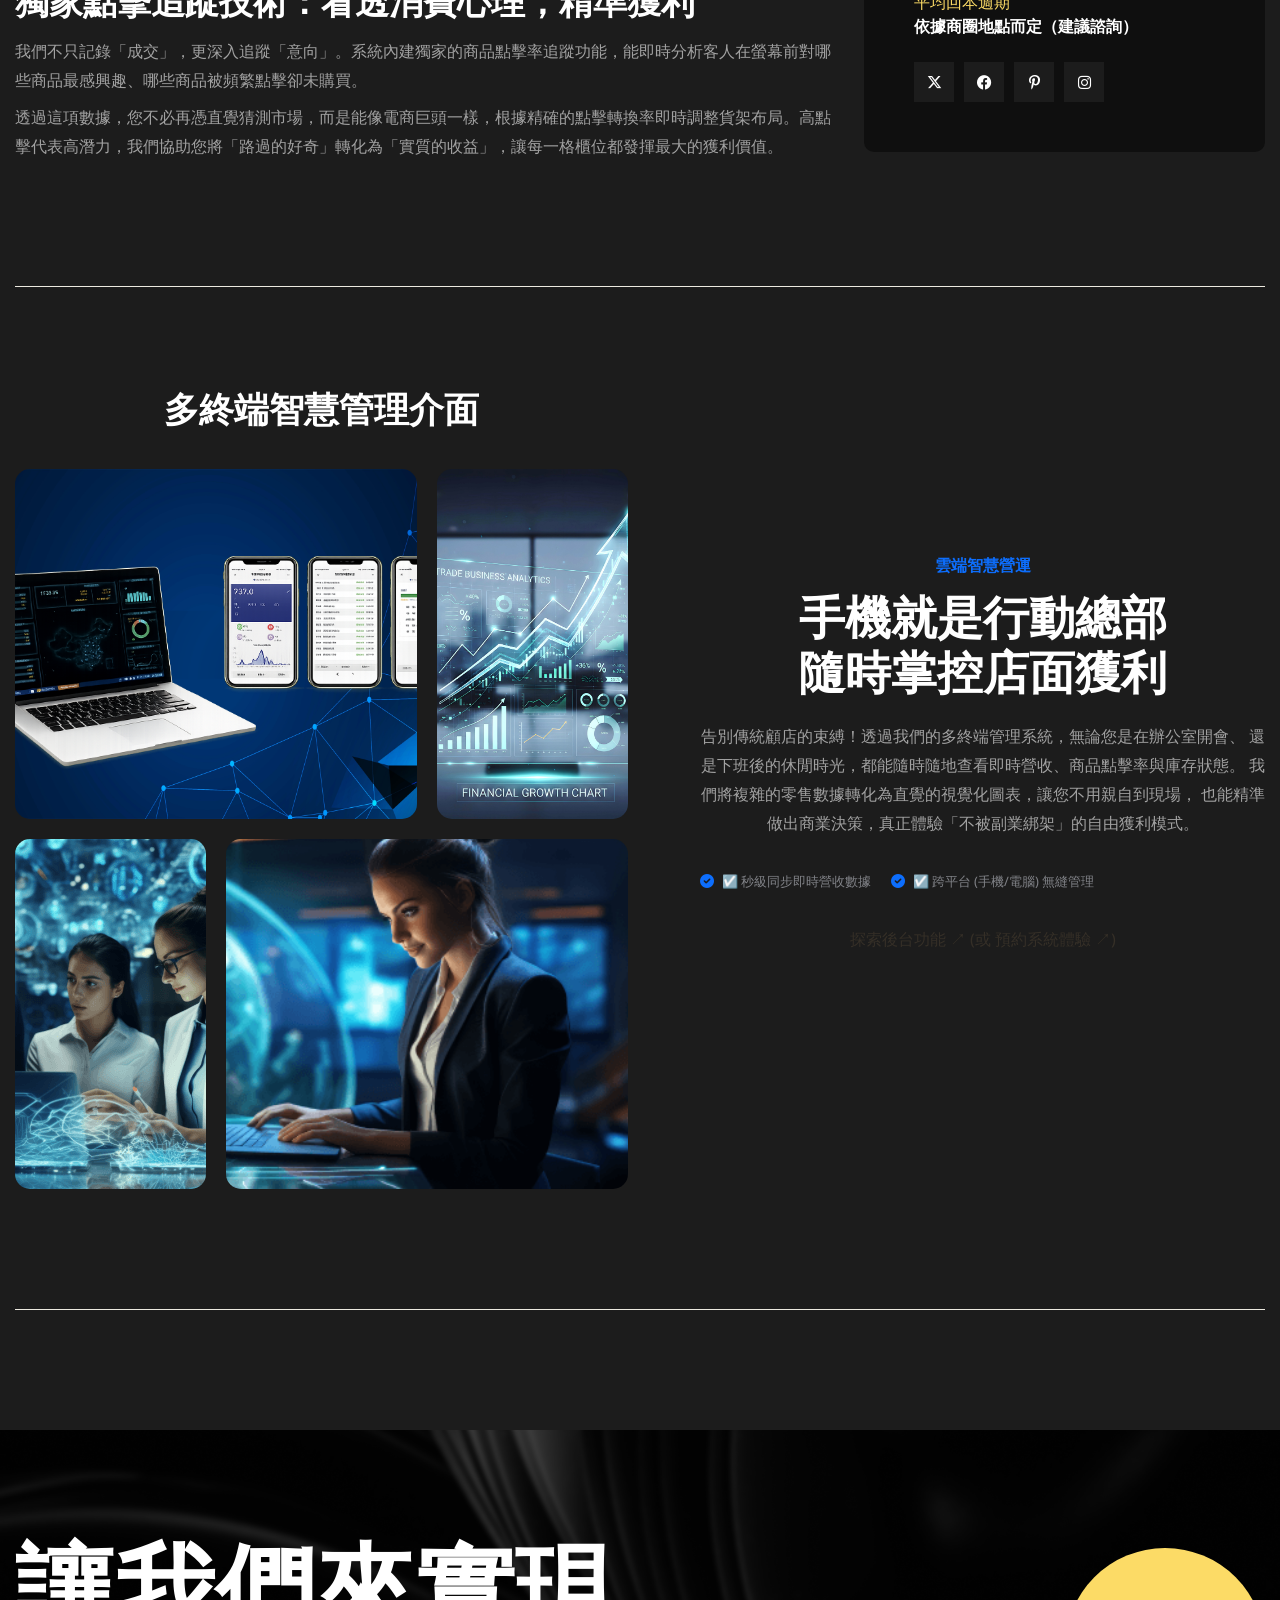
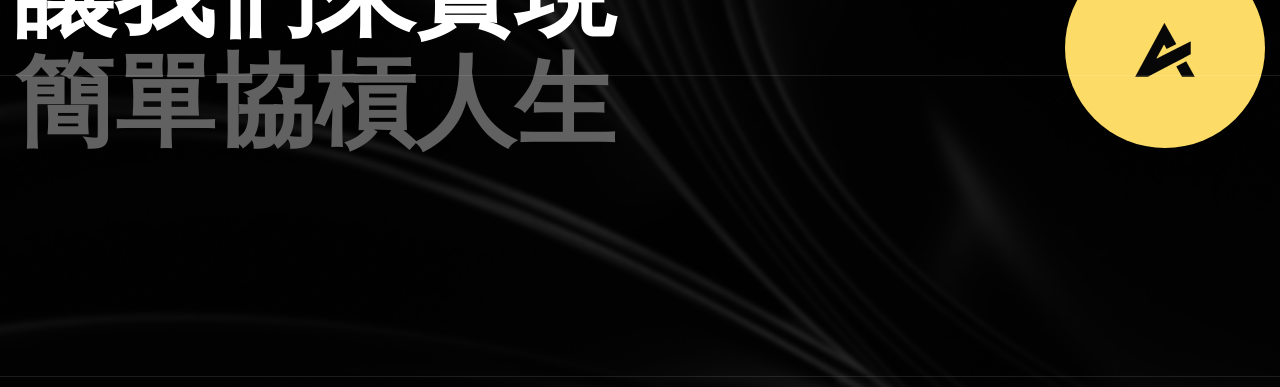
<file: page-project-details.html>
<!doctype html>
<html lang="en">
  <head>
    <meta charset="utf-8" />
    <title>
      Nexella | Digital Marketing HTML Template| Project Details Page
    </title>
    <!-- Stylesheets -->
    <link href="css/bootstrap.min.css" rel="stylesheet" />

    <link href="css/style.css" rel="stylesheet" />
    <link href="css/responsive.css" rel="stylesheet" />

    <link rel="shortcut icon" href="images/favicon.png" type="image/x-icon" />
    <link rel="icon" href="images/favicon.png" type="image/x-icon" />

    <!-- Responsive -->
    <meta http-equiv="X-UA-Compatible" content="IE=edge" />
    <meta
      name="viewport"
      content="width=device-width, initial-scale=1.0, maximum-scale=1.0, user-scalable=0"
    />
    <!--[if lt IE 9]><script src="js/html5shiv.js"></script><![endif]-->
    <!--[if lt IE 9]><script src="js/respond.js"></script><![endif]-->
  </head>

  <body>
    <div class="page-wrapper">
      <!-- Preloader -->
      <div class="preloader"></div>

      <!-- Main Header-->
      <header class="main-header">
        <!-- Header Lower -->
        <div class="header-lower">
          <!-- Main box -->
          <div class="main-box">
            <div class="logo-box">
              <div class="logo">
                <a href="index.html"
                  ><img src="images/logo.png" alt="" title="arotech"
                /></a>
              </div>
            </div>
            <!--Nav Box-->
            <div class="nav-outer">
              <nav class="nav main-menu">
                <ul class="navigation">
                  <li class="dropdown">
                    <a href="#">產品</a>
                    <ul>
                      <li>
                        <a href="javascript:void(0)" onclick="openModal()"
                          >無人載具車</a
                        >
                      </li>
                      <li><a href="page-project.html">智能系統櫃</a></li>
                      <li><a href="page-project-details.html">智能系統</a></li>
                    </ul>
                  </li>
                  <li class="dropdown">
                    <a href="#">供貨商品</a>
                    <ul>
                      <li><a href="page-services.html">愉悅用品</a></li>
                    </ul>
                  </li>
                  <li class="dropdown">
                    <a href="#">合作與授權</a>
                    <ul>
                      <li><a href="page-pricing.html">加盟資訊</a></li>
                    </ul>
                  </li>
                  <li><a href="page-contact.html">聯繫</a></li>
                </ul>
              </nav>
              <!-- Main Menu End-->
            </div>
            <div class="outer-box">
              <!-- Mobile Nav toggler -->
              <div class="mobile-nav-toggler">
                <span class="icon lnr-icon-bars"></span>
              </div>
            </div>
          </div>
        </div>
        <!-- End Header Lower -->

        <!-- Mobile Menu  -->
        <div class="mobile-menu">
          <div class="menu-backdrop"></div>
          <!--Here Menu Will Come Automatically Via Javascript / Same Menu as in Header-->
          <nav class="menu-box">
            <div class="upper-box">
              <div class="nav-logo">
                <a href="index.html"><img src="images/logo.png" alt="" /></a>
              </div>
              <div class="close-btn"><i class="icon fa fa-times"></i></div>
            </div>

            <ul class="navigation clearfix">
              <!--Keep This Empty / Menu will come through Javascript-->
            </ul>
            <ul class="contact-list-one">
              <li>
                <!-- Contact Info Box -->
                <div class="contact-info-box">
                  <i class="icon lnr-icon-phone-handset"></i>
                  <span class="title">Call Now</span>
                  <a href="tel:+92880098670">+92 (8800) - 98670</a>
                </div>
              </li>
              <li>
                <!-- Contact Info Box -->
                <div class="contact-info-box">
                  <span class="icon lnr-icon-envelope1"></span>
                  <span class="title">Send Email</span>
                  <a href="mailto:help@company.com">help@company.com</a>
                </div>
              </li>
              <li>
                <!-- Contact Info Box -->
                <div class="contact-info-box">
                  <span class="icon lnr-icon-clock"></span>
                  <span class="title">Send Email</span>
                  Mon - Sat 8:00 - 6:30, Sunday - CLOSED
                </div>
              </li>
            </ul>

            <ul class="social-links">
              <li>
                <a href="#"><i class="fa-brands fa-x-twitter"></i></a>
              </li>
              <li>
                <a href="#"><i class="fab fa-facebook-f"></i></a>
              </li>
              <li>
                <a href="#"><i class="fab fa-pinterest"></i></a>
              </li>
              <li>
                <a href="#"><i class="fab fa-instagram"></i></a>
              </li>
            </ul>
          </nav>
        </div>
        <!-- End Mobile Menu -->

        <!-- Header Search -->
        <div class="search-popup">
          <span class="search-back-drop"></span>
          <button class="close-search">
            <span class="fa fa-times"></span>
          </button>
          <div class="search-inner">
            <form method="post" action="index.html">
              <div class="form-group">
                <input
                  type="search"
                  name="search-field"
                  value=""
                  placeholder="Search..."
                  required=""
                />
                <button type="submit"><i class="fa fa-search"></i></button>
              </div>
            </form>
          </div>
        </div>
        <!-- End Header Search -->

        <!-- Sticky Header  -->
        <div class="sticky-header">
          <div class="auto-container">
            <div class="inner-container">
              <!--logo-->
              <div class="logo">
                <a href="index.html"><img src="images/logo.png" alt="" /></a>
              </div>

              <!--Right Col-->
              <div class="nav-outer">
                <!-- Main Menu -->
                <nav class="main-menu">
                  <div class="navbar-collapse show collapse clearfix">
                    <ul class="navigation clearfix">
                      <!--Keep This Empty / Menu will come through Javascript-->
                    </ul>
                  </div>
                </nav>
                <!-- Main Menu End-->

                <!--Mobile Navigation Toggler-->
                <div class="mobile-nav-toggler">
                  <span class="icon lnr-icon-bars"></span>
                </div>
              </div>
            </div>
          </div>
        </div>
        <!-- End Sticky Menu -->
      </header>
      <!--End Main Header -->

      <!-- Start main-content -->
      <section
        class="page-title"
        style="
          background-image: url(images/inner-image/porject-bg.jpg);
          background-repeat: no-repeat;
          background-size: cover;
          background-position: center center;
        "
      >
        <div class="auto-container">
          <div class="title-outer">
            <h1 class="title">智 能 系 統</h1>
            <ul class="page-breadcrumb">
              <li><a href="index.html">Home</a></li>
              <li>智能系統</li>
            </ul>
          </div>
        </div>
      </section>
      <!-- end main-content -->

      <!--Project Details Start-->
      <section class="project-details">
        <div class="auto-container">
          <div class="row">
            <div class="col-xl-12">
              <div class="project-details__top">
                <div class="project-details__img">
                  <img src="images/inner-image/blog-details.jpg" alt="" />
                </div>
              </div>
            </div>
          </div>
          <div class="project-details__content">
            <div class="row">
              <div class="col-xl-8 col-lg-8">
                <div class="project-details__content-left">
                  <h3 class="porject-title2">
                    雲端智慧大腦：您的 24H 虛擬店長
                  </h3>
                  <p class="">
                    真正的副業不該佔用您的生活，而是為您創造自由。
                    我們的智能管理系統專為繁忙的上班族開發，將複雜的零售營運簡化為手機上的數據點擊。
                    從即時銷售監控到自動化庫存預警，系統代勞了 90%
                    的繁瑣工作，讓您無論在辦公室上班還是在家休息，店面收益始終在掌握之中。
                  </p>

                  <h3 class="porject-title2">
                    系統核心優勢：數據驅動，精準獲利
                  </h3>
                  <p class="mb-2">
                    💡 即時營收追蹤：
                    秒級同步每筆交易，成本、毛利、淨利一目了然。
                  </p>
                  <p class="mb-2">
                    💡 智慧庫存預測：
                    根據歷史銷量自動建議補貨量，告別囤貨壓力與缺貨損失。
                  </p>
                  <p class="mb-2">
                    💡 異常自動報警：
                    機器故障、斷網或異常開啟，手機即時推播通知，第一時間處理不中斷賺錢。
                  </p>
                  <h3 class="porject-title2">
                    獨家點擊追蹤技術：看透消費心理，精準獲利
                  </h3>
                  <p class="mb-2">
                    我們不只記錄「成交」，更深入追蹤「意向」。系統內建獨家的商品點擊率追蹤功能，能即時分析客人在螢幕前對哪些商品最感興趣、哪些商品被頻繁點擊卻未購買。
                  </p>
                  <p class="mb-2">
                    透過這項數據，您不必再憑直覺猜測市場，而是能像電商巨頭一樣，根據精確的點擊轉換率即時調整貨架布局。高點擊代表高潛力，我們協助您將「路過的好奇」轉化為「實質的收益」，讓每一格櫃位都發揮最大的獲利價值。
                  </p>
                </div>
              </div>
              <div class="col-xl-4 col-lg-4">
                <div class="project-details__content-right">
                  <div class="project-details__details-box">
                    <div class="project-details__bg-shape"></div>
                    <ul class="list-unstyled project-details__details-list">
                      <li>
                        <p class="project-details__client">系統類型</p>
                        <h4 class="project-details__name">雲端零售管理系統</h4>
                      </li>
                      <li>
                        <p class="project-details__client">監控頻率</p>
                        <h4 class="project-details__name">
                          24h 全天候即時監控
                        </h4>
                      </li>
                      <li>
                        <p class="project-details__client">管理終端</p>
                        <h4 class="project-details__name">
                          手機 App / 網頁後台
                        </h4>
                      </li>
                      <li>
                        <p class="project-details__client">數據更新</p>
                        <h4 class="project-details__name">雲端秒級同步</h4>
                      </li>
                      <li>
                        <p class="project-details__client">平均回本週期</p>
                        <h4 class="project-details__name">
                          依據商圈地點而定（建議諮詢）
                        </h4>
                      </li>
                      <li>
                        <div class="project-details__social">
                          <a href="#"><i class="fa-brands fa-x-twitter"></i></a>
                          <a href="#"><i class="fab fa-facebook"></i></a>
                          <a href="#"><i class="fab fa-pinterest-p"></i></a>
                          <a href="#"><i class="fab fa-instagram"></i></a>
                        </div>
                      </li>
                    </ul>
                  </div>
                </div>
              </div>
            </div>
          </div>
          <div class="row">
            <div class="col-xl-12">
              <div class="project-details__pagination-box">
                <div class="row">
                  <div class="container pb-90">
                    <div class="row align-items-center">
                      <div class="col-lg-6 col-md-12 mb-4 mb-lg-0">
                        <div class="row">
                          <h2 class="porject-title">多終端智慧管理介面</h2>
                          <div class="gallery">
                            <div class="gallery-item item1">
                              <img
                                src="images/inner-image/service-img6.png"
                                alt=""
                              />
                            </div>
                            <div class="gallery-item item2">
                              <img
                                src="images/inner-image/service-img7.jpg"
                                alt=""
                              />
                            </div>
                            <div class="gallery-item item3">
                              <img
                                src="images/inner-image/service-img2.png"
                                alt=""
                              />
                            </div>
                            <div class="gallery-item item4">
                              <img
                                src="images/inner-image/service-img3.png"
                                alt=""
                              />
                            </div>
                            <div class="gallery-item item1">
                              <img
                                src="images/inner-image/service-img5.png"
                                alt=""
                              />
                            </div>
                          </div>

                          <div class="col-lg-4"></div>
                        </div>
                      </div>

                      <div class="col-lg-6 col-md-12">
                        <div class="text-box ps-lg-5">
                          <span
                            class="sub-title text-primary fw-bold mb-2 d-block"
                            >雲端智慧營運</span
                          >

                          <h2 class="title mb-4">
                            手機就是行動總部<br />
                            隨時掌控店面獲利
                          </h2>

                          <p class="text mb-4">
                            告別傳統顧店的束縛！透過我們的多終端管理系統，無論您是在辦公室開會、
                            還是下班後的休閒時光，都能隨時隨地查看即時營收、商品點擊率與庫存狀態。
                            我們將複雜的零售數據轉化為直覺的視覺化圖表，讓您不用親自到現場，
                            也能精準做出商業決策，真正體驗「不被副業綁架」的自由獲利模式。
                          </p>

                          <ul class="list-style-one mb-4">
                            <li>
                              <i
                                class="fa fa-check-circle text-primary me-2"
                              ></i>
                              ☑️ 秒級同步即時營收數據
                            </li>
                            <li>
                              <i
                                class="fa fa-check-circle text-primary me-2"
                              ></i>
                              ☑️ 跨平台 (手機/電腦) 無縫管理
                            </li>
                          </ul>

                          <a href="#" class="theme-btn btn-style-one mt-3">
                            <span class="btn-title"
                              >探索後台功能 ↗ (或 預約系統體驗 ↗)</span
                            >
                          </a>
                        </div>
                      </div>
                    </div>
                  </div>
                  <div class="col-lg-4"></div>
                </div>
              </div>
            </div>
          </div>
        </div>
      </section>
      <!--Project Details End-->

      <!-- Main Footer -->
      <footer class="main-footer">
        <!--Widgets Section-->
        <div class="widgets-section">
          <div class="auto-container">
            <div class="row">
              <div class="footer-upper col-lg-12 wow fadeInUp">
                <h2 class="footer-title">
                  讓我們來實現<br /><span>簡單協槓人生</span>
                </h2>
                <div class="footer-icon">
                  <img src="images/main-home/brand-logo.png" alt="" />
                </div>
              </div>
            </div>
          </div>
        </div>
      </footer>
      <!--End Main Footer -->
    </div>
    <!-- End Page Wrapper -->

    <!-- Scroll To Top -->
    <div class="scroll-to-top scroll-to-target" data-target="html">
      <span class="fa fa-angle-up"></span>
    </div>

    <div id="constructionModal" class="modal">
      <div class="modal-content">
        <span class="close-btn" onclick="closeModal()">&times;</span>

        <h3 style="color: #00d4ff; margin-bottom: 1rem">網頁施工中</h3>

        <img
          src="images/main-home/under_construction.png"
          alt="施工中"
          style="
            width: 100%;
            max-width: 300px;
            border-radius: 10px;
            margin: 0 auto;
            display: block;
          "
        />

        <p style="margin-top: 1.5rem; color: #a1a1aa">
          此功能正在努力開發中，敬請期待！
        </p>
      </div>
    </div>

    <script>
      // 打開彈跳視窗
      function openModal() {
        document.getElementById("constructionModal").style.display = "block";
        1;
      }

      // 關閉彈跳視窗
      function closeModal() {
        document.getElementById("constructionModal").style.display = "none";
      }

      // 點擊視窗外部 (遮罩區域) 時，也會關閉視窗
      window.onclick = function (event) {
        let modal = document.getElementById("constructionModal");
        if (event.target == modal) {
          modal.style.display = "none";
        }
      };
    </script>

    <script src="js/jquery.js"></script>
    <script src="js/popper.min.js"></script>
    <script src="js/bootstrap.min.js"></script>
    <script src="js/jquery.fancybox.js"></script>
    <script src="js/jquery-ui.js"></script>
    <script src="js/wow.js"></script>
    <script src="js/appear.js"></script>
    <script src="js/select2.min.js"></script>
    <script src="js/swiper.min.js"></script>
    <script src="js/owl.js"></script>
    <script src="js/script.js"></script>
  </body>
</html>
</file>
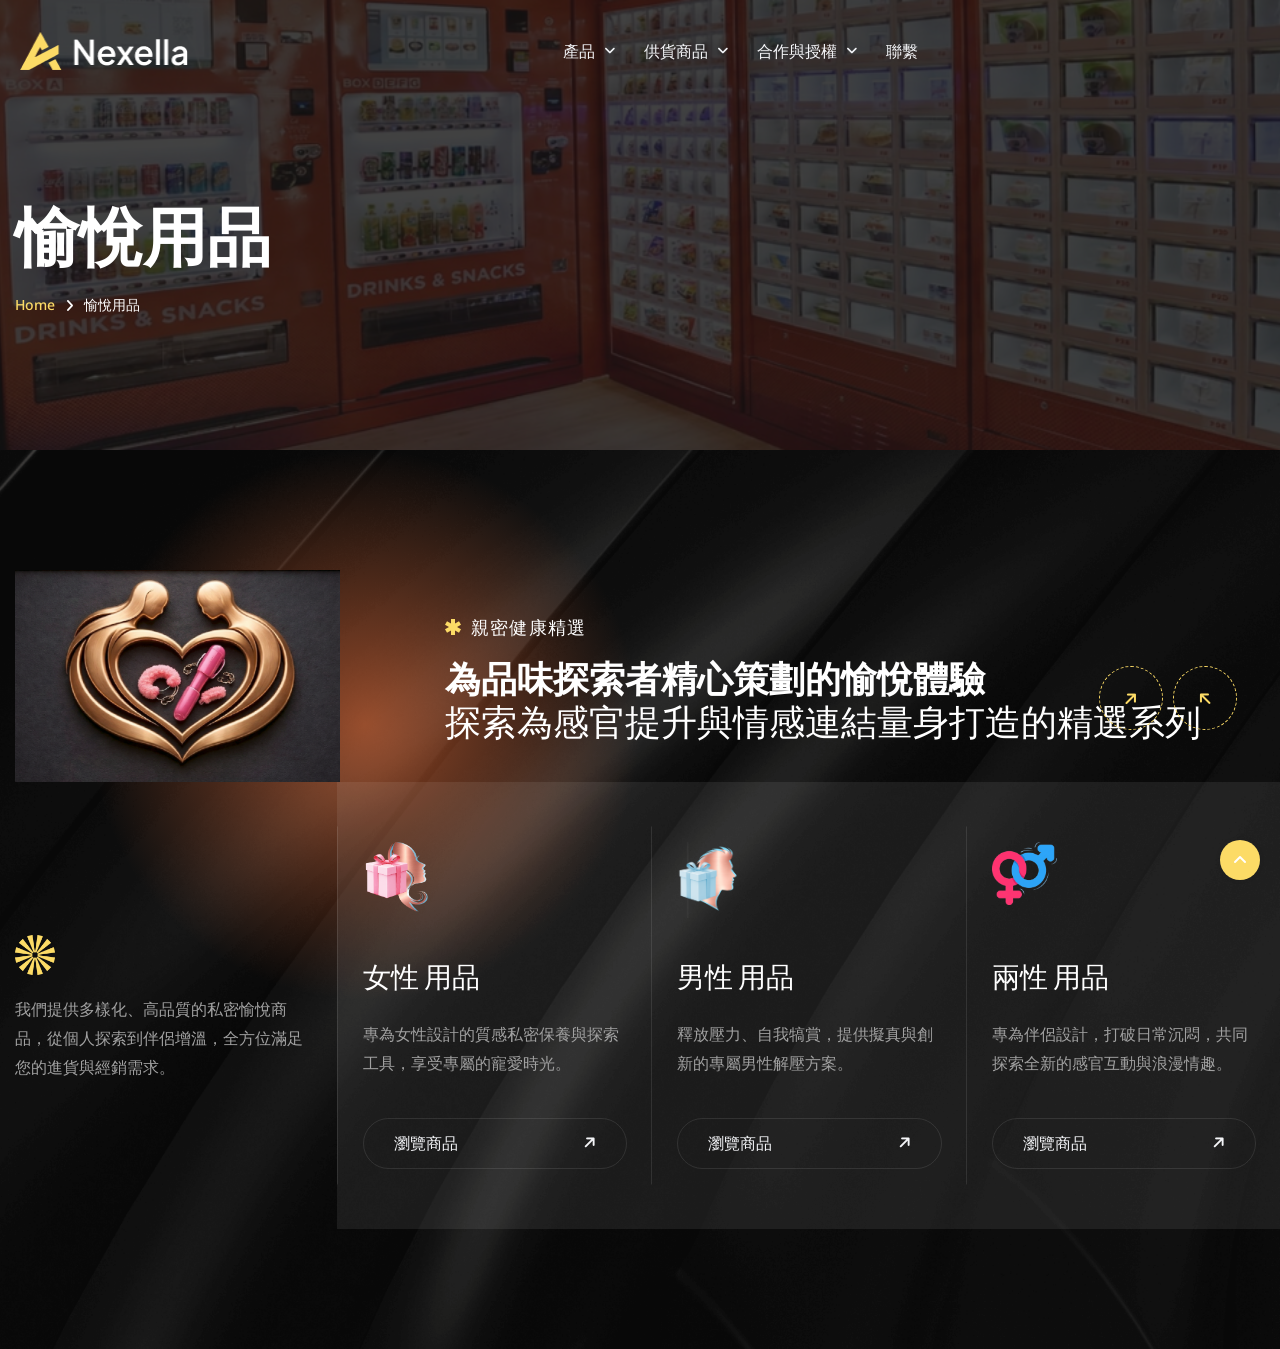
<file: page-services.html>
<!doctype html>
<html lang="en">
  <head>
    <meta charset="utf-8" />
    <title>Nexella | Digital Marketing HTML Template| Services Page</title>
    <!-- Stylesheets -->
    <link href="css/bootstrap.min.css" rel="stylesheet" />

    <link href="css/style.css" rel="stylesheet" />
    <link href="css/responsive.css" rel="stylesheet" />

    <link rel="shortcut icon" href="images/favicon.png" type="image/x-icon" />
    <link rel="icon" href="images/favicon.png" type="image/x-icon" />

    <!-- Responsive -->
    <meta http-equiv="X-UA-Compatible" content="IE=edge" />
    <meta
      name="viewport"
      content="width=device-width, initial-scale=1.0, maximum-scale=1.0, user-scalable=0"
    />
    <!--[if lt IE 9]><script src="js/html5shiv.js"></script><![endif]-->
    <!--[if lt IE 9]><script src="js/respond.js"></script><![endif]-->
  </head>

  <body>
    <div class="page-wrapper">
      <!-- Preloader -->
      <div class="preloader"></div>

      <!-- Main Header-->
      <header class="main-header">
        <!-- Header Lower -->
        <div class="header-lower">
          <!-- Main box -->
          <div class="main-box">
            <div class="logo-box">
              <div class="logo">
                <a href="index.html"
                  ><img src="images/logo.png" alt="" title="arotech"
                /></a>
              </div>
            </div>
            <!--Nav Box-->
            <div class="nav-outer">
              <nav class="nav main-menu">
                <ul class="navigation">
                  <li class="dropdown">
                    <a href="#">產品</a>
                    <ul>
                      <li>
                        <a href="javascript:void(0)" onclick="openModal()"
                          >無人載具車</a
                        >
                      </li>
                      <li><a href="page-project.html">智能系統櫃</a></li>
                      <li><a href="page-project-details.html">智能系統</a></li>
                    </ul>
                  </li>
                  <li class="dropdown">
                    <a href="#">供貨商品</a>
                    <ul>
                      <li><a href="page-services.html">愉悅用品</a></li>
                    </ul>
                  </li>
                  <li class="dropdown">
                    <a href="#">合作與授權</a>
                    <ul>
                      <li><a href="page-pricing.html">加盟資訊</a></li>
                    </ul>
                  </li>
                  <li><a href="page-contact.html">聯繫</a></li>
                </ul>
              </nav>
              <!-- Main Menu End-->
            </div>
            <div class="outer-box">
              <!-- Mobile Nav toggler -->
              <div class="mobile-nav-toggler">
                <span class="icon lnr-icon-bars"></span>
              </div>
            </div>
          </div>
        </div>
        <!-- End Header Lower -->

        <!-- Mobile Menu  -->
        <div class="mobile-menu">
          <div class="menu-backdrop"></div>
          <!--Here Menu Will Come Automatically Via Javascript / Same Menu as in Header-->
          <nav class="menu-box">
            <div class="upper-box">
              <div class="nav-logo">
                <a href="index.html"><img src="images/logo.png" alt="" /></a>
              </div>
              <div class="close-btn"><i class="icon fa fa-times"></i></div>
            </div>

            <ul class="navigation clearfix">
              <!--Keep This Empty / Menu will come through Javascript-->
            </ul>
            <ul class="contact-list-one">
              <li>
                <!-- Contact Info Box -->
                <div class="contact-info-box">
                  <i class="icon lnr-icon-phone-handset"></i>
                  <span class="title">Call Now</span>
                  <a href="tel:+92880098670">+92 (8800) - 98670</a>
                </div>
              </li>
              <li>
                <!-- Contact Info Box -->
                <div class="contact-info-box">
                  <span class="icon lnr-icon-envelope1"></span>
                  <span class="title">Send Email</span>
                  <a href="mailto:help@company.com">help@company.com</a>
                </div>
              </li>
              <li>
                <!-- Contact Info Box -->
                <div class="contact-info-box">
                  <span class="icon lnr-icon-clock"></span>
                  <span class="title">Send Email</span>
                  Mon - Sat 8:00 - 6:30, Sunday - CLOSED
                </div>
              </li>
            </ul>

            <ul class="social-links">
              <li>
                <a href="#"><i class="fa-brands fa-x-twitter"></i></a>
              </li>
              <li>
                <a href="#"><i class="fab fa-facebook-f"></i></a>
              </li>
              <li>
                <a href="#"><i class="fab fa-pinterest"></i></a>
              </li>
              <li>
                <a href="#"><i class="fab fa-instagram"></i></a>
              </li>
            </ul>
          </nav>
        </div>
        <!-- End Mobile Menu -->

        <!-- Header Search -->
        <div class="search-popup">
          <span class="search-back-drop"></span>
          <button class="close-search">
            <span class="fa fa-times"></span>
          </button>
          <div class="search-inner">
            <form method="post" action="index.html">
              <div class="form-group">
                <input
                  type="search"
                  name="search-field"
                  value=""
                  placeholder="Search..."
                  required=""
                />
                <button type="submit"><i class="fa fa-search"></i></button>
              </div>
            </form>
          </div>
        </div>
        <!-- End Header Search -->

        <!-- Sticky Header  -->
        <div class="sticky-header">
          <div class="auto-container">
            <div class="inner-container">
              <!--logo-->
              <div class="logo">
                <a href="index.html"><img src="images/logo.png" alt="" /></a>
              </div>

              <!--Right Col-->
              <div class="nav-outer">
                <!-- Main Menu -->
                <nav class="main-menu">
                  <div class="navbar-collapse show collapse clearfix">
                    <ul class="navigation clearfix">
                      <!--Keep This Empty / Menu will come through Javascript-->
                    </ul>
                  </div>
                </nav>
                <!-- Main Menu End-->

                <!--Mobile Navigation Toggler-->
                <div class="mobile-nav-toggler">
                  <span class="icon lnr-icon-bars"></span>
                </div>
              </div>
            </div>
          </div>
        </div>
        <!-- End Sticky Menu -->
      </header>
      <!--End Main Header -->

      <!-- Start main-content -->
      <section
        class="page-title"
        style="
          background-image: url(images/inner-image/porject-bg.png);
          background-repeat: no-repeat;
          background-size: cover;
          background-position: center center;
        "
      >
        <div class="auto-container">
          <div class="title-outer">
            <h1 class="title">愉悅用品</h1>
            <ul class="page-breadcrumb">
              <li><a href="index.html">Home</a></li>
              <li>愉悅用品</li>
            </ul>
          </div>
        </div>
      </section>
      <!-- end main-content -->

      <!-- Services Section -->
      <section
        class="services-section"
        style="
          background-image: url(images/main-home/service-bg.png);
          background-size: cover;
          background-position: center center;
          background-repeat: no-repeat;
        "
      >
        <div class="container-fluid">
          <div class="sec-title wow fadeInUp">
            <div class="row align-items-center">
              <div class="col-xl-4 col-lg-4 col-md-12">
                <div class="service_img">
                  <img src="images/main-home/intimateproducts1.png" alt="" />
                </div>
              </div>
              <div class="section-title-column col-lg-8 col-md-12">
                <div class="sec-title">
                  <span class="sub-title"
                    ><img
                      src="images/main-home/sub-title-shape.svg"
                      alt=""
                    />親密健康精選</span
                  >
                  <h2>
                    為品味探索者精心策劃的愉悅體驗 <br />
                    <span>探索為感官提升與情感連結量身打造的精選系列</span>
                  </h2>
                </div>
              </div>
            </div>
          </div>
          <div class="row align-items-center">
            <!-- 供應商引言區塊 -->
            <div class="col-xl-3 col-lg-4 col-md-12 col-ms-12">
              <div class="icon-single-box">
                <div class="icon">
                  <img src="images/main-home/hero-icon.svg" alt="全系列商品" />
                </div>
                <p>
                  我們提供多樣化、高品質的私密愉悅商品，從個人探索到伴侶增溫，全方位滿足您的進貨與經銷需求。
                </p>
              </div>
            </div>

            <!-- 商品分類輪播區塊 -->
            <div
              class="service-column col-xl-9 col-lg-8 col-md-12 col-ms-12 wow fadeInUp"
            >
              <div class="inner-column">
                <div class="service-carousel-list owl-carousel default-navs">
                  <!-- 分類 1 -->
                  <div class="service_single_item">
                    <div class="service_icon">
                      <img src="images/main-home/service-icon5.png" alt="" />
                    </div>
                    <div class="service_content">
                      <h4>女性 <span>用品</span></h4>
                      <p>
                        專為女性設計的質感私密保養與探索工具，享受專屬的寵愛時光。
                      </p>
                      <div class="service-btn">
                        <a href="#"
                          >瀏覽商品<i class="fa-solid fa-arrow-right"></i
                        ></a>
                      </div>
                    </div>
                  </div>

                  <!-- 分類 3 -->
                  <div class="service_single_item">
                    <div class="service_icon">
                      <img src="images/main-home/service-icon6.png" alt="" />
                    </div>
                    <div class="service_content">
                      <h4>男性 <span>用品</span></h4>
                      <p>
                        釋放壓力、自我犒賞，提供擬真與創新的專屬男性解壓方案。
                      </p>
                      <div class="service-btn">
                        <a href="#"
                          >瀏覽商品<i class="fa-solid fa-arrow-right"></i
                        ></a>
                      </div>
                    </div>
                  </div>

                  <!-- 分類 6 -->
                  <div class="service_single_item">
                    <div class="service_icon">
                      <img src="images/main-home/service-icon9.png" alt="" />
                    </div>
                    <div class="service_content">
                      <h4>兩性 <span>用品</span></h4>
                      <p>
                        專為伴侶設計，打破日常沉悶，共同探索全新的感官互動與浪漫情趣。
                      </p>
                      <div class="service-btn">
                        <a href="#"
                          >瀏覽商品<i class="fa-solid fa-arrow-right"></i
                        ></a>
                      </div>
                    </div>
                  </div>

                  <!-- 分類 9 -->
                  <div class="service_single_item">
                    <div class="service_icon">
                      <img src="images/main-home/service-icon8.png" alt="" />
                    </div>
                    <div class="service_content">
                      <h4>女性情趣 <span>內衣/褲</span></h4>
                      <p>
                        性感蕾絲與誘惑剪裁，展現自信曲線，點燃視覺與觸覺的雙重渴望。
                      </p>
                      <div class="service-btn">
                        <a href="#"
                          >瀏覽商品<i class="fa-solid fa-arrow-right"></i
                        ></a>
                      </div>
                    </div>
                  </div>
                </div>
              </div>
            </div>
          </div>
        </div>
        <div class="service-bg-blur"></div>
      </section>
      <!-- End Services Section -->
    </div>
    <!-- End Page Wrapper -->

    <!-- Scroll To Top -->
    <div class="scroll-to-top scroll-to-target" data-target="html">
      <span class="fa fa-angle-up"></span>
    </div>

    <div id="constructionModal" class="modal">
      <div class="modal-content">
        <span class="close-btn" onclick="closeModal()">&times;</span>

        <h3 style="color: #00d4ff; margin-bottom: 1rem">網頁施工中</h3>

        <img
          src="images/main-home/under_construction.png"
          alt="施工中"
          style="
            width: 100%;
            max-width: 300px;
            border-radius: 10px;
            margin: 0 auto;
            display: block;
          "
        />

        <p style="margin-top: 1.5rem; color: #a1a1aa">
          此功能正在努力開發中，敬請期待！
        </p>
      </div>
    </div>

    <script>
      // 打開彈跳視窗
      function openModal() {
        document.getElementById("constructionModal").style.display = "block";
        1;
      }

      // 關閉彈跳視窗
      function closeModal() {
        document.getElementById("constructionModal").style.display = "none";
      }

      // 點擊視窗外部 (遮罩區域) 時，也會關閉視窗
      window.onclick = function (event) {
        let modal = document.getElementById("constructionModal");
        if (event.target == modal) {
          modal.style.display = "none";
        }
      };
    </script>

    <script src="js/jquery.js"></script>
    <script src="js/popper.min.js"></script>
    <script src="js/bootstrap.min.js"></script>
    <script src="js/jquery.fancybox.js"></script>
    <script src="js/jquery-ui.js"></script>
    <script src="js/jquery.countdown.js"></script>
    <script src="js/mixitup.js"></script>
    <script src="js/wow.js"></script>
    <script src="js/appear.js"></script>
    <script src="js/select2.min.js"></script>
    <script src="js/swiper.min.js"></script>
    <script src="js/owl.js"></script>
    <script src="js/script.js"></script>
    <!-- form submit -->
    <script src="js/jquery.validate.min.js"></script>
    <script src="js/jquery.form.min.js"></script>
    <script>
      (function ($) {
        $("#contact_form").validate({
          submitHandler: function (form) {
            var form_btn = $(form).find('button[type="submit"]');
            var form_result_div = "#form-result";
            $(form_result_div).remove();
            form_btn.before(
              '<div id="form-result" class="alert alert-success" role="alert" style="display: none;"></div>',
            );
            var form_btn_old_msg = form_btn.html();
            form_btn.html(form_btn.prop("disabled", true).data("loading-text"));
            $(form).ajaxSubmit({
              dataType: "json",
              success: function (data) {
                if (data.status == "true") {
                  $(form).find(".form-control").val("");
                }
                form_btn.prop("disabled", false).html(form_btn_old_msg);
                $(form_result_div).html(data.message).fadeIn("slow");
                setTimeout(function () {
                  $(form_result_div).fadeOut("slow");
                }, 6000);
              },
            });
          },
        });
      })(jQuery);
    </script>
  </body>
</html>
</file>
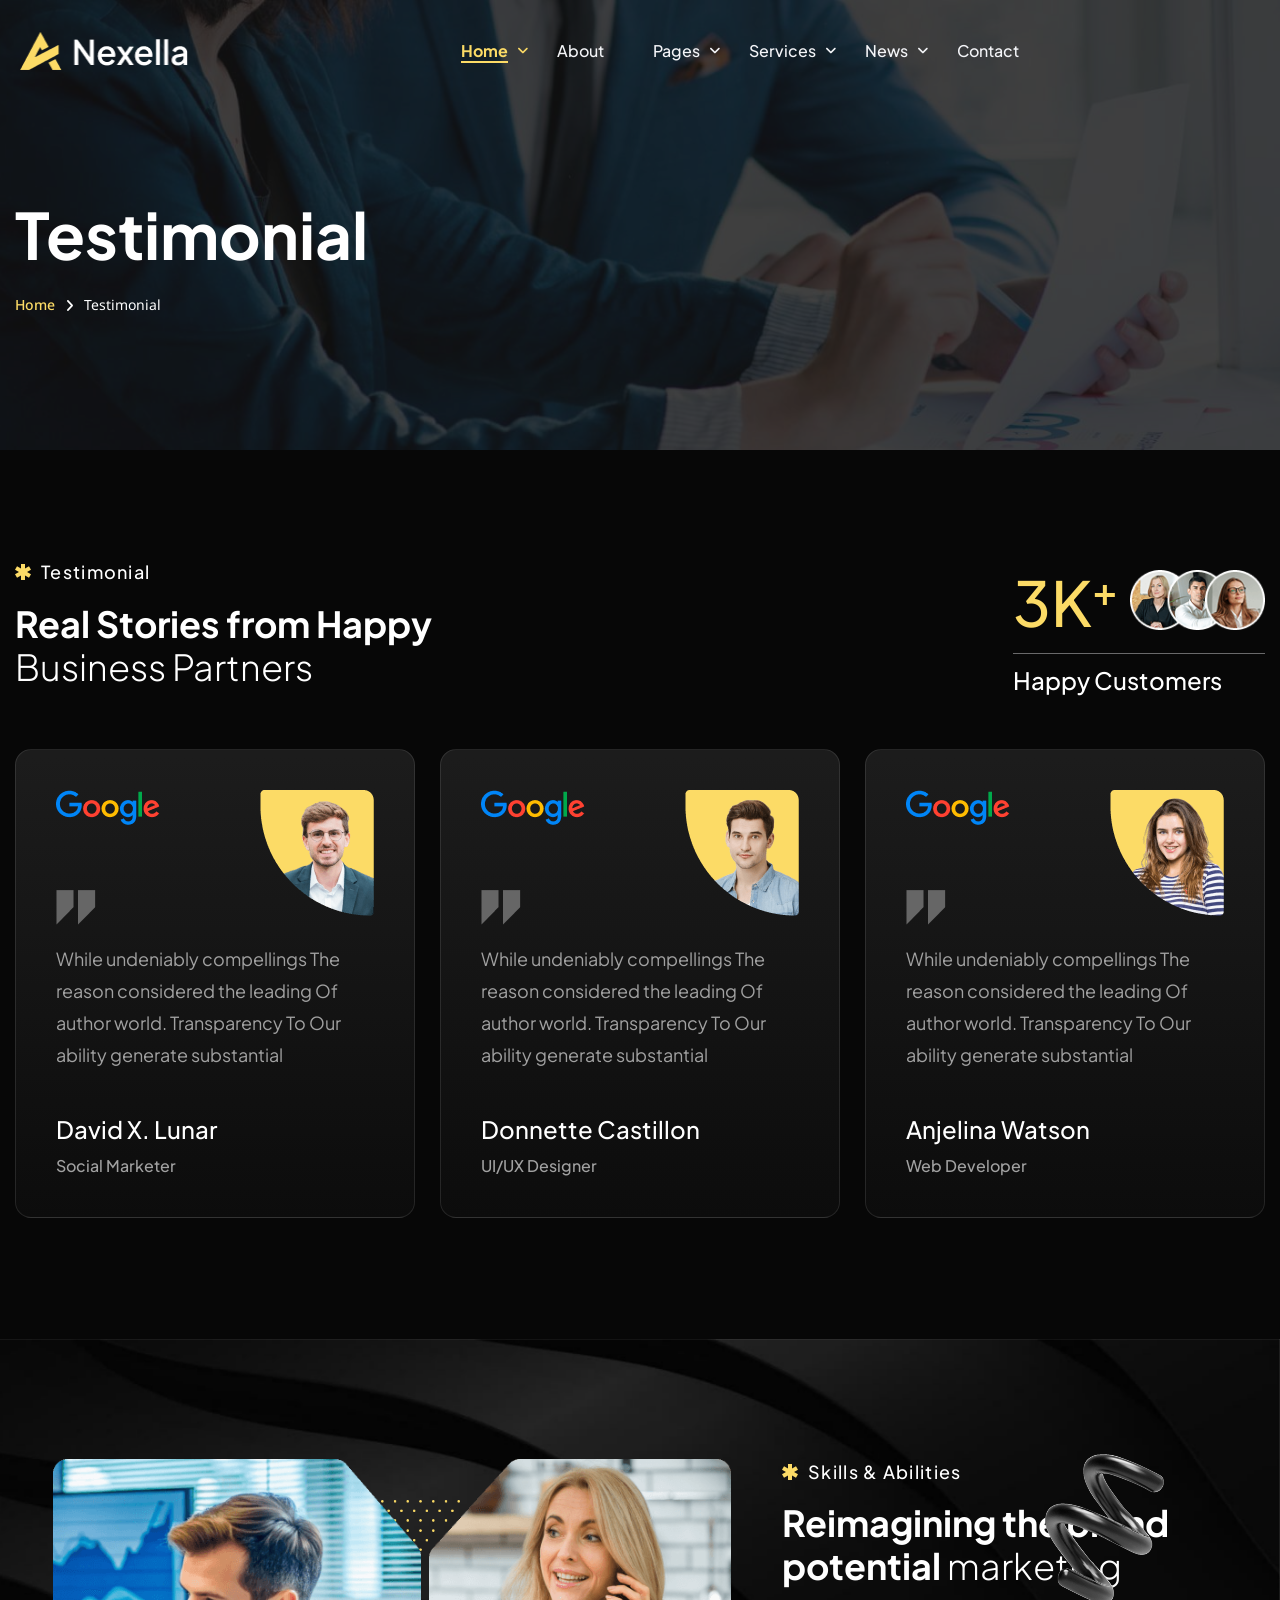
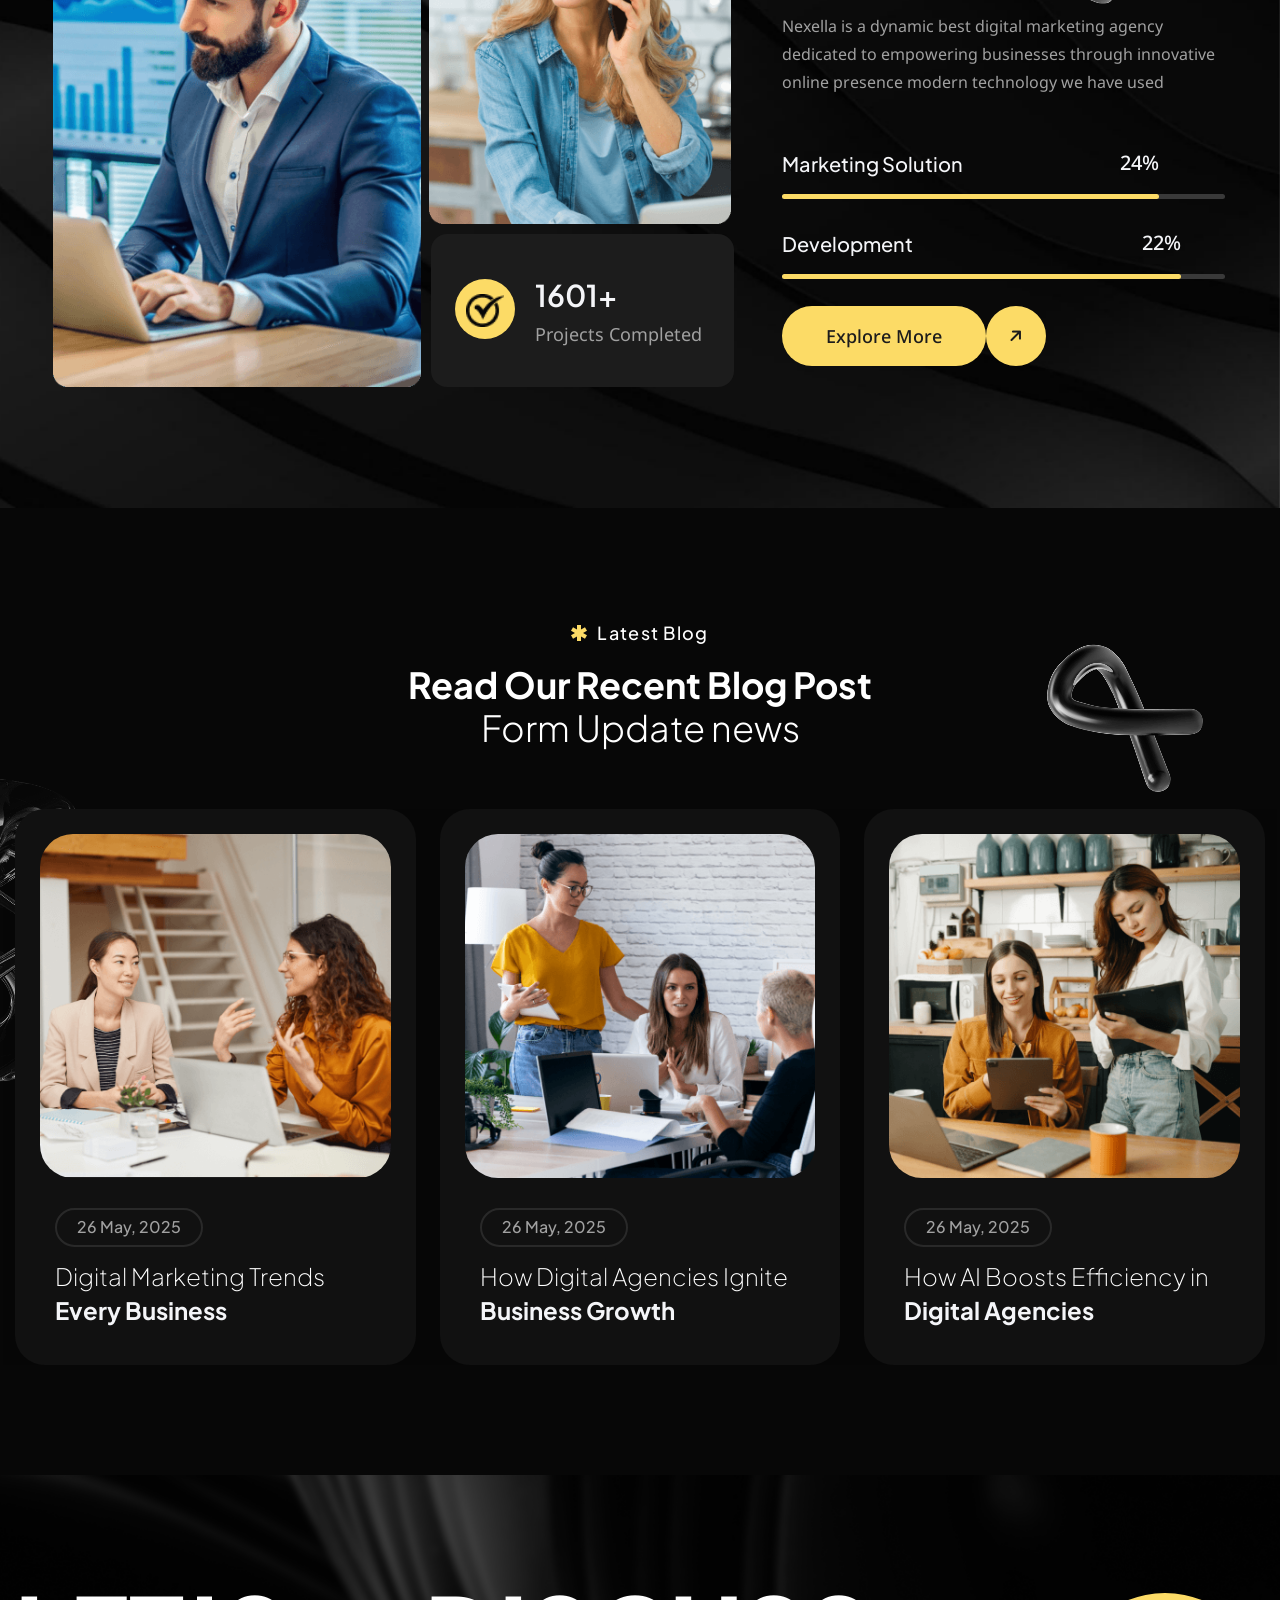
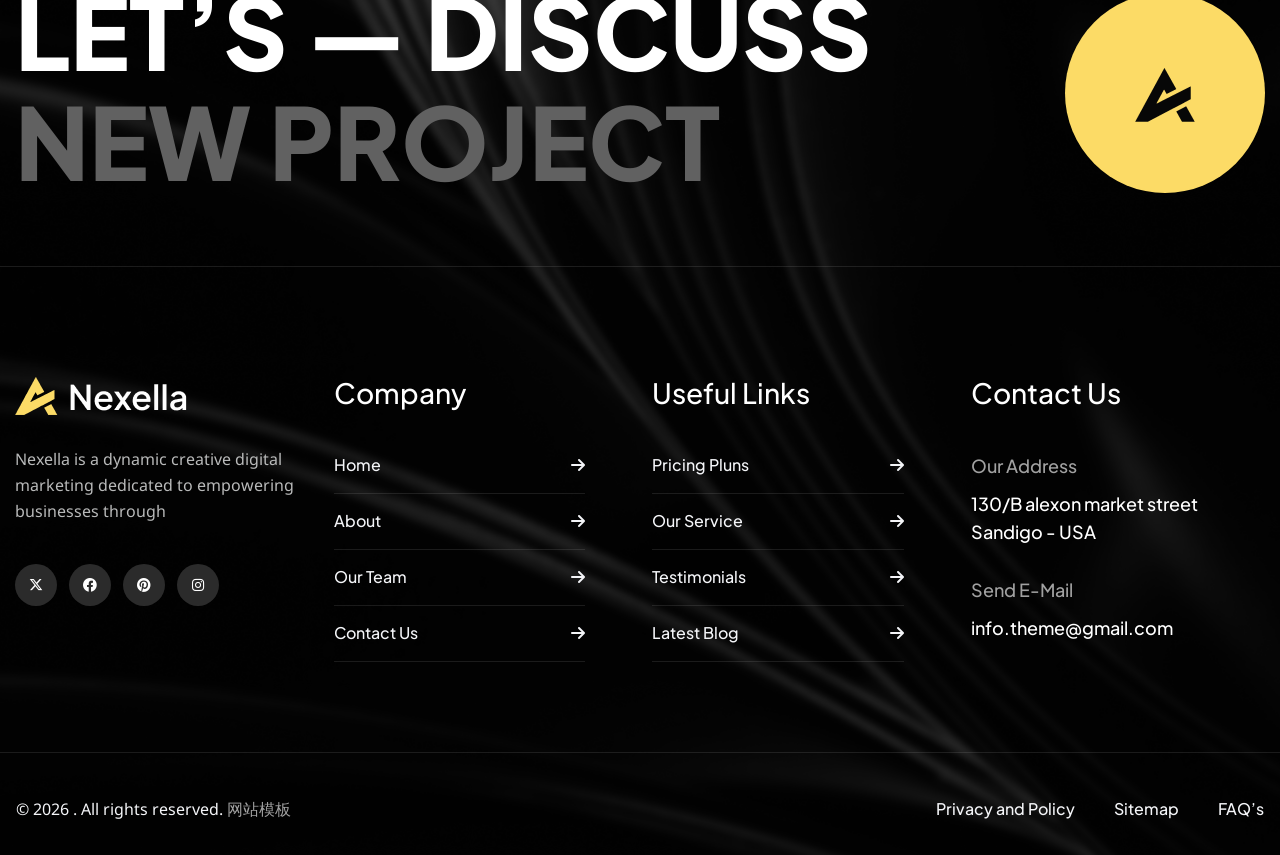
<file: page-testimonial.html>
<!doctype html>
<html lang="en">
  <head>
    <meta charset="utf-8" />
    <title>Nexella | Digital Marketing HTML Template | Testimonial Page</title>
    <!-- Stylesheets -->
    <link href="css/bootstrap.min.css" rel="stylesheet" />

    <link href="css/style.css" rel="stylesheet" />
    <link href="css/responsive.css" rel="stylesheet" />

    <link rel="shortcut icon" href="images/favicon.png" type="image/x-icon" />
    <link rel="icon" href="images/favicon.png" type="image/x-icon" />

    <!-- Responsive -->
    <meta http-equiv="X-UA-Compatible" content="IE=edge" />
    <meta
      name="viewport"
      content="width=device-width, initial-scale=1.0, maximum-scale=1.0, user-scalable=0"
    />
    <!--[if lt IE 9]><script src="js/html5shiv.js"></script><![endif]-->
    <!--[if lt IE 9]><script src="js/respond.js"></script><![endif]-->
  </head>

  <body>
    <div class="page-wrapper">
      <!-- Preloader -->
      <div class="preloader"></div>

      <!-- Main Header-->
      <header class="main-header">
        <!-- Header Lower -->
        <div class="header-lower">
          <!-- Main box -->
          <div class="main-box">
            <div class="logo-box">
              <div class="logo">
                <a href="index.html"
                  ><img src="images/logo.png" alt="" title="arotech"
                /></a>
              </div>
            </div>
            <!--Nav Box-->
            <div class="nav-outer">
              <nav class="nav main-menu">
                <ul class="navigation">
                  <li class="current dropdown">
                    <a href="#">Home</a>
                    <ul>
                      <li><a href="index.html">Home Layout 1</a></li>
                      <li><a href="index-2.html">Home Layout 2</a></li>
                    </ul>
                  </li>
                  <li><a href="page-about.html">About</a></li>
                  <li class="dropdown">
                    <a href="#">Pages</a>
                    <ul>
                      <li><a href="page-about.html">About</a></li>
                      <li><a href="page-project.html">Projects</a></li>
                      <li>
                        <a href="page-project-details.html">Projects Details</a>
                      </li>
                      <li><a href="page-team.html">Team</a></li>
                      <li><a href="page-team-details.html">Team Details</a></li>
                      <li><a href="page-testimonial.html">Testimonial</a></li>
                      <li><a href="page-pricing.html">Pricing</a></li>
                      <li><a href="page-faq.html">FAQ</a></li>
                      <li><a href="page-contact.html">Contact</a></li>
                    </ul>
                  </li>
                  <li class="dropdown">
                    <a href="#">Services</a>
                    <ul>
                      <li><a href="page-services.html">Services</a></li>
                      <li>
                        <a href="page-service-details.html">Service Details</a>
                      </li>
                    </ul>
                  </li>
                  <li class="dropdown">
                    <a href="#">News</a>
                    <ul>
                      <li><a href="news-grid.html">News Grid</a></li>
                      <li><a href="news-2column.html">News 2Column</a></li>
                      <li><a href="news-details.html">News Details</a></li>
                    </ul>
                  </li>
                  <li><a href="page-contact.html">Contact</a></li>
                </ul>
              </nav>
              <!-- Main Menu End-->
            </div>
            <div class="outer-box">
              <!-- Mobile Nav toggler -->
              <div class="mobile-nav-toggler">
                <span class="icon lnr-icon-bars"></span>
              </div>
            </div>
          </div>
        </div>
        <!-- End Header Lower -->

        <!-- Mobile Menu  -->
        <div class="mobile-menu">
          <div class="menu-backdrop"></div>
          <!--Here Menu Will Come Automatically Via Javascript / Same Menu as in Header-->
          <nav class="menu-box">
            <div class="upper-box">
              <div class="nav-logo">
                <a href="index.html"><img src="images/logo.png" alt="" /></a>
              </div>
              <div class="close-btn"><i class="icon fa fa-times"></i></div>
            </div>

            <ul class="navigation clearfix">
              <!--Keep This Empty / Menu will come through Javascript-->
            </ul>
            <ul class="contact-list-one">
              <li>
                <!-- Contact Info Box -->
                <div class="contact-info-box">
                  <i class="icon lnr-icon-phone-handset"></i>
                  <span class="title">Call Now</span>
                  <a href="tel:+92880098670">+92 (8800) - 98670</a>
                </div>
              </li>
              <li>
                <!-- Contact Info Box -->
                <div class="contact-info-box">
                  <span class="icon lnr-icon-envelope1"></span>
                  <span class="title">Send Email</span>
                  <a href="mailto:help@company.com">help@company.com</a>
                </div>
              </li>
              <li>
                <!-- Contact Info Box -->
                <div class="contact-info-box">
                  <span class="icon lnr-icon-clock"></span>
                  <span class="title">Send Email</span>
                  Mon - Sat 8:00 - 6:30, Sunday - CLOSED
                </div>
              </li>
            </ul>

            <ul class="social-links">
              <li>
                <a href="#"><i class="fa-brands fa-x-twitter"></i></a>
              </li>
              <li>
                <a href="#"><i class="fab fa-facebook-f"></i></a>
              </li>
              <li>
                <a href="#"><i class="fab fa-pinterest"></i></a>
              </li>
              <li>
                <a href="#"><i class="fab fa-instagram"></i></a>
              </li>
            </ul>
          </nav>
        </div>
        <!-- End Mobile Menu -->

        <!-- Header Search -->
        <div class="search-popup">
          <span class="search-back-drop"></span>
          <button class="close-search">
            <span class="fa fa-times"></span>
          </button>
          <div class="search-inner">
            <form method="post" action="index.html">
              <div class="form-group">
                <input
                  type="search"
                  name="search-field"
                  value=""
                  placeholder="Search..."
                  required=""
                />
                <button type="submit"><i class="fa fa-search"></i></button>
              </div>
            </form>
          </div>
        </div>
        <!-- End Header Search -->

        <!-- Sticky Header  -->
        <div class="sticky-header">
          <div class="auto-container">
            <div class="inner-container">
              <!--logo-->
              <div class="logo">
                <a href="index.html"><img src="images/logo.png" alt="" /></a>
              </div>

              <!--Right Col-->
              <div class="nav-outer">
                <!-- Main Menu -->
                <nav class="main-menu">
                  <div class="navbar-collapse show collapse clearfix">
                    <ul class="navigation clearfix">
                      <!--Keep This Empty / Menu will come through Javascript-->
                    </ul>
                  </div>
                </nav>
                <!-- Main Menu End-->

                <!--Mobile Navigation Toggler-->
                <div class="mobile-nav-toggler">
                  <span class="icon lnr-icon-bars"></span>
                </div>
              </div>
            </div>
          </div>
        </div>
        <!-- End Sticky Menu -->
      </header>
      <!--End Main Header -->

      <!-- Start main-content -->
      <section
        class="page-title"
        style="
          background-image: url(images/inner-image/porject-bg.jpg);
          background-repeat: no-repeat;
          background-size: cover;
          background-position: center center;
        "
      >
        <div class="auto-container">
          <div class="title-outer">
            <h1 class="title">Testimonial</h1>
            <ul class="page-breadcrumb">
              <li><a href="index.html">Home</a></li>
              <li>Testimonial</li>
            </ul>
          </div>
        </div>
      </section>
      <!-- end main-content -->

      <!-- Testimonial Section Style Three -->
      <section class="testimonial-section-three">
        <div class="auto-container">
          <div class="row d-flex align-items-center">
            <div
              class="column-left col-lg-7 col-md-12 col-sm-12 wow fadeInUp"
              data-wow-delay="300ms"
            >
              <div class="sec-title">
                <span class="sub-title"
                  ><img
                    src="images/main-home/sub-title-shape.svg"
                    alt=""
                  />Testimonial</span
                >
                <h2>
                  Real Stories from Happy<br /><span>Business Partners </span>
                </h2>
              </div>
            </div>

            <div
              class="column-right col-lg-5 col-md-12 col-sm-12 wow fadeInUp"
              data-wow-delay="300ms"
            >
              <div class="counter_box-testi">
                <div class="count-box">
                  <span
                    class="count-text"
                    data-speed="3000"
                    data-stop="6"
                  ></span
                  >K<span class="plus">+</span
                  ><img
                    class="counter-icn"
                    src="images/main-home/autor-img.png"
                    alt=""
                  />
                </div>
                <h6 class="counter-title">Happy Customers</h6>
              </div>
            </div>
          </div>
          <div class="row align-items-center">
            <div class="col-lg-12">
              <div class="tesimonail_list-3 owl-carousel">
                <div class="testimonial-single_box-three">
                  <div class="testi-inner">
                    <figure class="testimonial-author">
                      <img src="images/home-2/autor1.png" alt="" />
                    </figure>
                    <figure class="testi_ads">
                      <img src="images/home-2/google.png" alt="" />
                    </figure>
                    <figure class="testi_aroow">
                      <img src="images/home-2/arrow.png" alt="" />
                    </figure>
                    <div class="testi_content">
                      <p>
                        While undeniably compellings The reason considered the
                        leading Of author world. Transparency To Our ability
                        generate substantial
                      </p>
                      <div class="testi-bio">
                        <h4>David X. Lunar</h4>
                        <p>Social Marketer</p>
                      </div>
                    </div>
                  </div>
                </div>
                <div class="testimonial-single_box-three">
                  <div class="testi-inner">
                    <figure class="testimonial-author">
                      <img src="images/home-2/autor2.png" alt="" />
                    </figure>
                    <figure class="testi_ads">
                      <img src="images/home-2/google.png" alt="" />
                    </figure>
                    <figure class="testi_aroow">
                      <img src="images/home-2/arrow.png" alt="" />
                    </figure>
                    <div class="testi_content">
                      <p>
                        While undeniably compellings The reason considered the
                        leading Of author world. Transparency To Our ability
                        generate substantial
                      </p>
                      <div class="testi-bio">
                        <h4>Donnette Castillon</h4>
                        <p>UI/UX Designer</p>
                      </div>
                    </div>
                  </div>
                </div>
                <div class="testimonial-single_box-three">
                  <div class="testi-inner">
                    <figure class="testimonial-author">
                      <img src="images/home-2/autor3.png" alt="" />
                    </figure>
                    <figure class="testi_ads">
                      <img src="images/home-2/google.png" alt="" />
                    </figure>
                    <figure class="testi_aroow">
                      <img src="images/home-2/arrow.png" alt="" />
                    </figure>
                    <div class="testi_content">
                      <p>
                        While undeniably compellings The reason considered the
                        leading Of author world. Transparency To Our ability
                        generate substantial
                      </p>
                      <div class="testi-bio">
                        <h4>Anjelina Watson</h4>
                        <p>Web Developer</p>
                      </div>
                    </div>
                  </div>
                </div>
              </div>
            </div>
          </div>
        </div>
      </section>
      <!-- End Testimonial Section Style Three -->

      <!-- Skill Section-->
      <section class="skill-section">
        <div class="outer-box">
          <div class="row">
            <!-- Content Column -->
            <div class="image-column col-xl-6 col-lg-12 col-md-12 col-sm-12">
              <!-- process box -->
              <div class="skill-img wow fadeInRight">
                <figure>
                  <img src="images/home-2/skill-img.png" alt="" />
                </figure>
                <figure class="skill-img2">
                  <img src="images/home-2/skill-img2.png" alt="" />
                </figure>
                <figure class="skill-dot bounce-animate2">
                  <img src="images/home-2/dots.png" alt="" />
                </figure>
                <div class="skill-icon-box">
                  <div class="skill-coun-icon">
                    <figure>
                      <img src="images/home-2/check.png" alt="" />
                    </figure>
                  </div>
                  <div class="skill-count">
                    <div class="count-box">
                      <span
                        class="count-text"
                        data-speed="3000"
                        data-stop="6398"
                      ></span
                      ><span class="plus">+</span>
                    </div>
                    <h6 class="counter-title">Projects Completed</h6>
                  </div>
                </div>
              </div>
            </div>
            <!-- Content Column -->
            <div class="col-xl-6 col-lg-12 col-md-12 col-sm-12 wow fadeInUp">
              <div class="inner-column">
                <div class="sec-title">
                  <span class="sub-title"
                    ><img
                      src="images/main-home/sub-title-shape.svg"
                      alt=""
                    />Skills & Abilities</span
                  >
                  <h2>
                    Reimagining the brand<br />
                    potential <span>marketing</span>
                  </h2>
                  <p>
                    Nexella is a dynamic best digital marketing agency dedicated
                    to empowering businesses through innovative online presence
                    modern technology we have used
                  </p>
                </div>
                <div class="skills">
                  <div class="skill-item">
                    <div class="skill-header">
                      <div class="skill-title">Marketing Solution</div>
                    </div>
                    <div class="skill-bar">
                      <div class="bar-inner">
                        <div class="bar progress-line" data-width="85">
                          <div class="skill-percentage">
                            <div class="count-box">
                              <span
                                class="count-text"
                                data-speed="3000"
                                data-stop="85"
                                >0</span
                              >%
                            </div>
                          </div>
                        </div>
                      </div>
                    </div>
                  </div>
                  <div class="skill-item">
                    <div class="skill-header">
                      <div class="skill-title">Development</div>
                    </div>
                    <div class="skill-bar">
                      <div class="bar-inner">
                        <div class="bar progress-line" data-width="90">
                          <div class="skill-percentage">
                            <div class="count-box">
                              <span
                                class="count-text"
                                data-speed="3000"
                                data-stop="90"
                                >0</span
                              >%
                            </div>
                          </div>
                        </div>
                      </div>
                    </div>
                  </div>
                </div>
                <div class="nexella-buton">
                  <a href="#"
                    >Explore More<i class="fa-solid fa-arrow-right"></i
                  ></a>
                </div>
              </div>
            </div>
          </div>
        </div>
        <figure class="skill-rotate rotate">
          <img src="images/home-2/skill-rotate.png" alt="" />
        </figure>
        <figure class="skill-sp2 bounce-animate">
          <img src="images/main-home/about-sp.png" alt="" />
        </figure>
      </section>
      <!-- End Skill Section -->

      <!-- News Section -->
      <section class="news-section">
        <div class="auto-container">
          <div class="row align-items-center">
            <div class="col-lg-12">
              <div class="sec-title text-center">
                <span class="sub-title"
                  ><img
                    src="images/main-home/sub-title-shape.svg"
                    alt=""
                  />Latest Blog</span
                >
                <h2>
                  Read Our Recent Blog Post <br />
                  <span>Form Update news</span>
                </h2>
              </div>
            </div>
          </div>
          <div class="row">
            <!-- News Block -->
            <div class="news-block col-lg-4 col-md-6 col-sm-12 wow fadeInUp">
              <div class="blog-single-box">
                <div class="image-box">
                  <figure class="image">
                    <a href="news-details.html"
                      ><img src="images/main-home/blog1.png" alt=""
                    /></a>
                  </figure>
                </div>
                <div class="content-box">
                  <span class="date">26 May, 2025</span>
                  <h4 class="title">
                    <a href="news-details.html"
                      ><span>Digital Marketing Trends</span> <br /><strong
                        >Every Business</strong
                      ></a
                    >
                  </h4>
                </div>
              </div>
            </div>
            <!-- News Block -->
            <div class="news-block col-lg-4 col-md-6 col-sm-12 wow fadeInUp">
              <div class="blog-single-box">
                <div class="image-box">
                  <figure class="image">
                    <a href="news-details.html"
                      ><img src="images/main-home/blog2.png" alt=""
                    /></a>
                  </figure>
                </div>
                <div class="content-box">
                  <span class="date">26 May, 2025</span>
                  <h4 class="title">
                    <a href="news-details.html"
                      ><span>How Digital Agencies Ignite</span> <br /><strong
                        >Business Growth</strong
                      ></a
                    >
                  </h4>
                </div>
              </div>
            </div>
            <!-- News Block -->
            <div class="news-block col-lg-4 col-md-6 col-sm-12 wow fadeInUp">
              <div class="blog-single-box">
                <div class="image-box">
                  <figure class="image">
                    <a href="news-details.html"
                      ><img src="images/main-home/blog3.png" alt=""
                    /></a>
                  </figure>
                </div>
                <div class="content-box">
                  <span class="date">26 May, 2025</span>
                  <h4 class="title">
                    <a href="news-details.html"
                      ><span>How AI Boosts Efficiency in</span> <br /><strong
                        >Digital Agencies
                      </strong></a
                    >
                  </h4>
                </div>
              </div>
            </div>
          </div>
        </div>
        <div class="news-sp1 bounce-animate4">
          <img src="images/main-home/news-sp.png" alt="" />
        </div>
        <div class="news-sp2 bounce-animate3">
          <img src="images/main-home/animat-shape.png" alt="" />
        </div>
      </section>
      <!--End News Section -->

      <!-- Main Footer -->
      <footer class="main-footer">
        <!--Widgets Section-->
        <div class="widgets-section">
          <div class="auto-container">
            <div class="row">
              <div class="footer-upper col-lg-12 wow fadeInUp">
                <h2 class="footer-title">
                  LET’S — DISCUSS<br /><span>NEW PROJECT</span>
                </h2>
                <div class="footer-icon">
                  <img src="images/main-home/brand-logo.png" alt="" />
                </div>
              </div>
            </div>
            <div class="row">
              <!--Footer Column-->
              <div
                class="footer-column col-xl-3 col-lg-3 col-md-6 col-sm-12 wow fadeInUp"
              >
                <div class="footer-widget about-widget">
                  <div class="logo">
                    <a href="index.html"
                      ><img src="images/logo.png" alt=""
                    /></a>
                  </div>
                  <p class="footer-des">
                    Nexella is a dynamic creative digital marketing dedicated to
                    empowering businesses through
                  </p>
                  <ul class="social-icon-two">
                    <li>
                      <a href="#"><i class="fa-brands fa-x-twitter"></i></a>
                    </li>
                    <li>
                      <a href="#"><i class="fab fa-facebook"></i></a>
                    </li>
                    <li>
                      <a href="#"><i class="fab fa-pinterest"></i></a>
                    </li>
                    <li>
                      <a href="#"><i class="fab fa-instagram"></i></a>
                    </li>
                  </ul>
                </div>
              </div>

              <!--Footer Column-->
              <div
                class="footer-column col-xl-3 col-lg-3 col-md-6 col-sm-12 wow fadeInUp"
                data-wow-delay="300ms"
              >
                <div class="footer-widget">
                  <h3 class="widget-title">Company</h3>
                  <ul class="user-links">
                    <li>
                      <a href="index.html"
                        >Home <i class="fa-solid fa-arrow-right"></i
                      ></a>
                    </li>
                    <li>
                      <a href="page-about.html"
                        >About <i class="fa-solid fa-arrow-right"></i
                      ></a>
                    </li>
                    <li>
                      <a href="#"
                        >Our Team <i class="fa-solid fa-arrow-right"></i
                      ></a>
                    </li>
                    <li>
                      <a href="page-contact.html"
                        >Contact Us <i class="fa-solid fa-arrow-right"></i
                      ></a>
                    </li>
                  </ul>
                </div>
              </div>

              <!--Footer Column-->
              <div
                class="footer-column col-xl-3 col-lg-3 col-md-6 col-sm-12 wow fadeInUp"
                data-wow-delay="600ms"
              >
                <div class="footer-widget">
                  <h3 class="widget-title">Useful Links</h3>
                  <ul class="user-links">
                    <li>
                      <a href="page-pricing.html"
                        >Pricing Pluns <i class="fa-solid fa-arrow-right"></i
                      ></a>
                    </li>
                    <li>
                      <a href="page-services.html"
                        >Our Service <i class="fa-solid fa-arrow-right"></i
                      ></a>
                    </li>
                    <li>
                      <a href="page-testimonial.html"
                        >Testimonials <i class="fa-solid fa-arrow-right"></i
                      ></a>
                    </li>
                    <li>
                      <a href="news-details.html"
                        >Latest Blog <i class="fa-solid fa-arrow-right"></i
                      ></a>
                    </li>
                  </ul>
                </div>
              </div>

              <!--Footer Column-->
              <div
                class="footer-column col-xl-3 col-lg-3 col-md-6 col-sm-12 wow fadeInUp"
                data-wow-delay="800ms"
              >
                <div class="footer-widget contact-widget">
                  <h3 class="widget-title">Contact Us</h3>
                  <div class="widget-content">
                    <div class="address">
                      <p>Our Address</p>
                      <a href="#"
                        >130/B alexon market street <br />
                        Sandigo - USA</a
                      >
                    </div>
                    <div class="address">
                      <p>Send E-Mail</p>
                      <a href="#">info.theme@gmail.com</a>
                    </div>
                  </div>
                </div>
              </div>
            </div>
          </div>
        </div>

        <!--Footer Bottom-->
        <div class="footer-bottom">
          <div class="auto-container">
            <div class="inner-container">
              <div class="copyright-text">
                © 2026 . All rights reserved.
                <a
                  target="_blank"
                  href="https://www.mobanwang.com/"
                  title="网站模板"
                  >网站模板</a
                >
              </div>
              <div class="footer-links-wrapper">
                <a href="#">Privacy and Policy</a>
                <a href="#">Sitemap</a>
                <a href="#">FAQ’s</a>
              </div>
            </div>
          </div>
        </div>
      </footer>
      <!--End Main Footer -->
    </div>
    <!-- End Page Wrapper -->

    <!-- Scroll To Top -->
    <div class="scroll-to-top scroll-to-target" data-target="html">
      <span class="fa fa-angle-up"></span>
    </div>

    <div id="constructionModal" class="modal">
      <div class="modal-content">
        <span class="close-btn" onclick="closeModal()">&times;</span>

        <h3 style="color: #00d4ff; margin-bottom: 1rem">網頁施工中</h3>

        <img
          src="images/main-home/under_construction.png"
          alt="施工中"
          style="
            width: 100%;
            max-width: 300px;
            border-radius: 10px;
            margin: 0 auto;
            display: block;
          "
        />

        <p style="margin-top: 1.5rem; color: #a1a1aa">
          此功能正在努力開發中，敬請期待！
        </p>
      </div>
    </div>

    <script>
      // 打開彈跳視窗
      function openModal() {
        document.getElementById("constructionModal").style.display = "block";
        1;
      }

      // 關閉彈跳視窗
      function closeModal() {
        document.getElementById("constructionModal").style.display = "none";
      }

      // 點擊視窗外部 (遮罩區域) 時，也會關閉視窗
      window.onclick = function (event) {
        let modal = document.getElementById("constructionModal");
        if (event.target == modal) {
          modal.style.display = "none";
        }
      };
    </script>

    <script src="js/jquery.js"></script>
    <script src="js/popper.min.js"></script>
    <script src="js/bootstrap.min.js"></script>
    <script src="js/jquery.fancybox.js"></script>
    <script src="js/jquery-ui.js"></script>
    <script src="js/jquery.countdown.js"></script>
    <script src="js/mixitup.js"></script>
    <script src="js/wow.js"></script>
    <script src="js/appear.js"></script>
    <script src="js/select2.min.js"></script>
    <script src="js/swiper.min.js"></script>
    <script src="js/owl.js"></script>
    <script src="js/script.js"></script>
    <!-- form submit -->
    <script src="js/jquery.validate.min.js"></script>
    <script src="js/jquery.form.min.js"></script>
    <script>
      (function ($) {
        $("#contact_form").validate({
          submitHandler: function (form) {
            var form_btn = $(form).find('button[type="submit"]');
            var form_result_div = "#form-result";
            $(form_result_div).remove();
            form_btn.before(
              '<div id="form-result" class="alert alert-success" role="alert" style="display: none;"></div>',
            );
            var form_btn_old_msg = form_btn.html();
            form_btn.html(form_btn.prop("disabled", true).data("loading-text"));
            $(form).ajaxSubmit({
              dataType: "json",
              success: function (data) {
                if (data.status == "true") {
                  $(form).find(".form-control").val("");
                }
                form_btn.prop("disabled", false).html(form_btn_old_msg);
                $(form_result_div).html(data.message).fadeIn("slow");
                setTimeout(function () {
                  $(form_result_div).fadeOut("slow");
                }, 6000);
              },
            });
          },
        });
      })(jQuery);
    </script>
  </body>
</html>
</file>
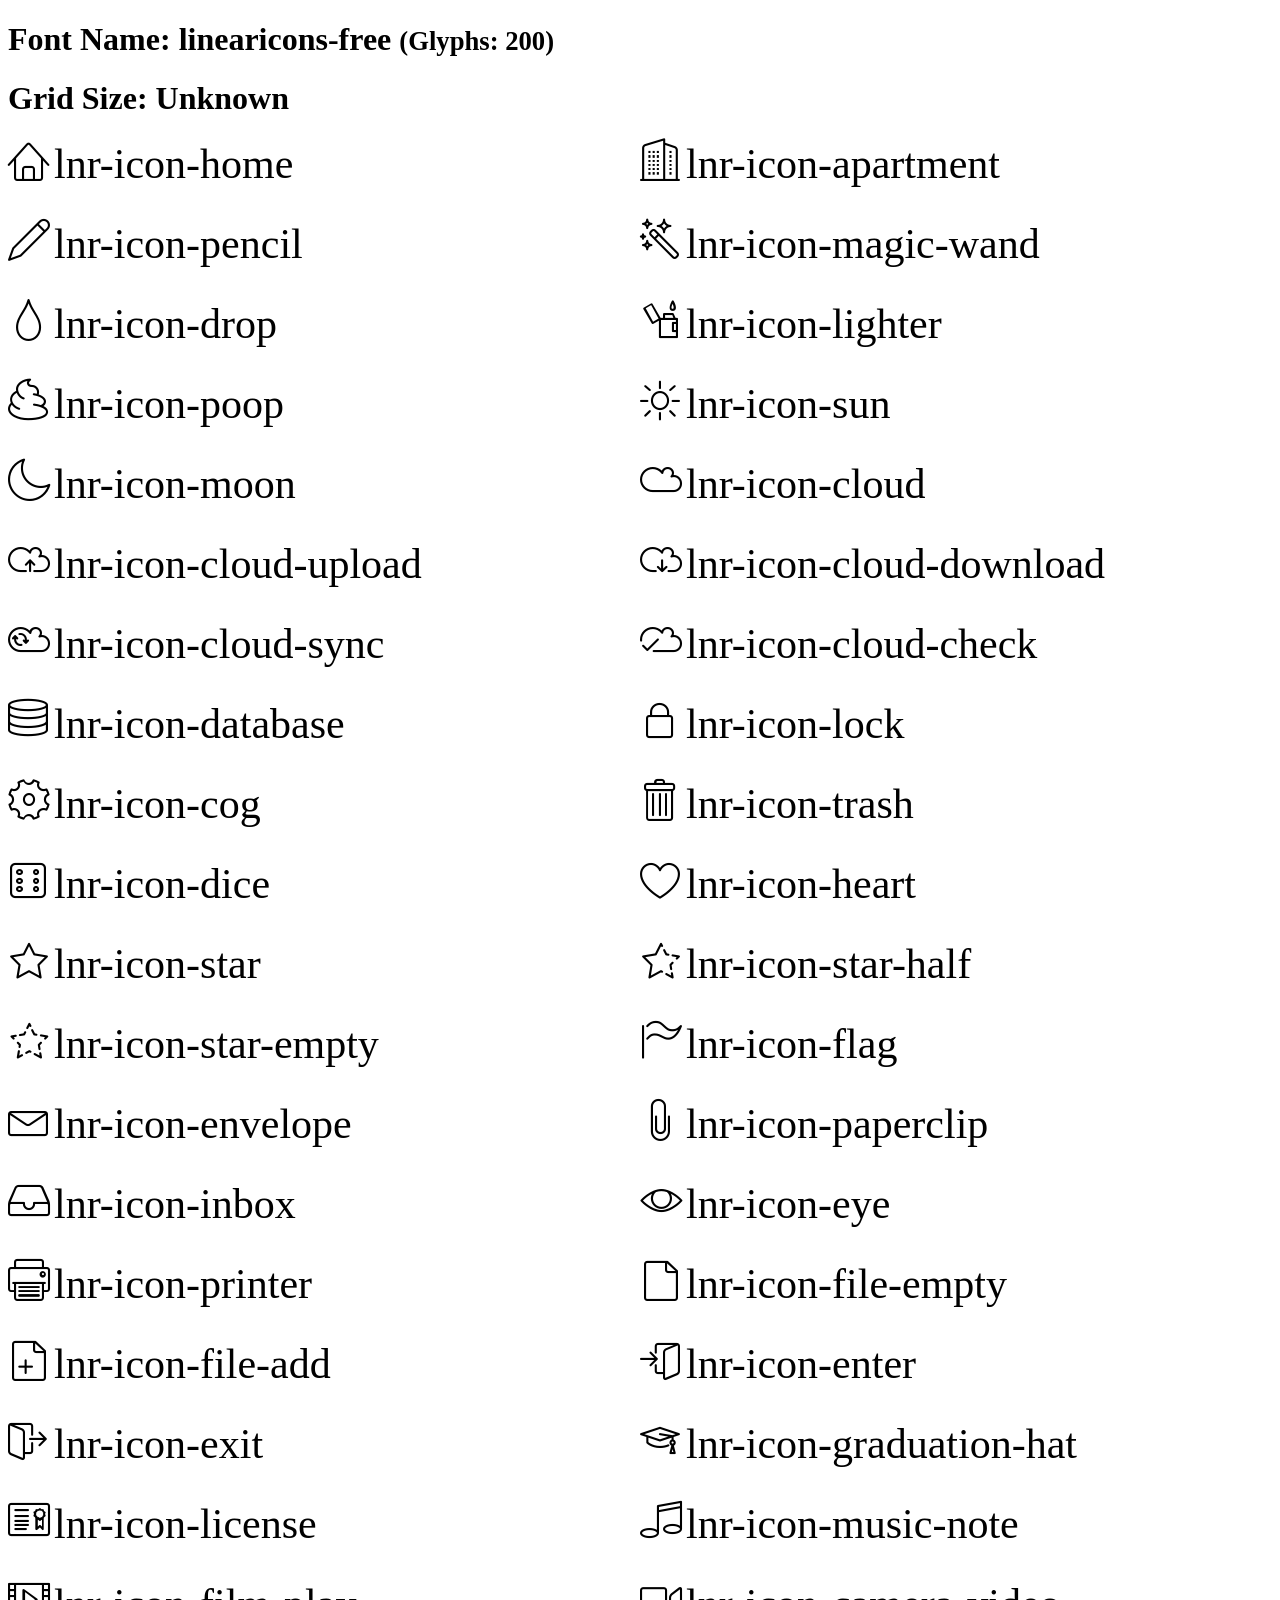
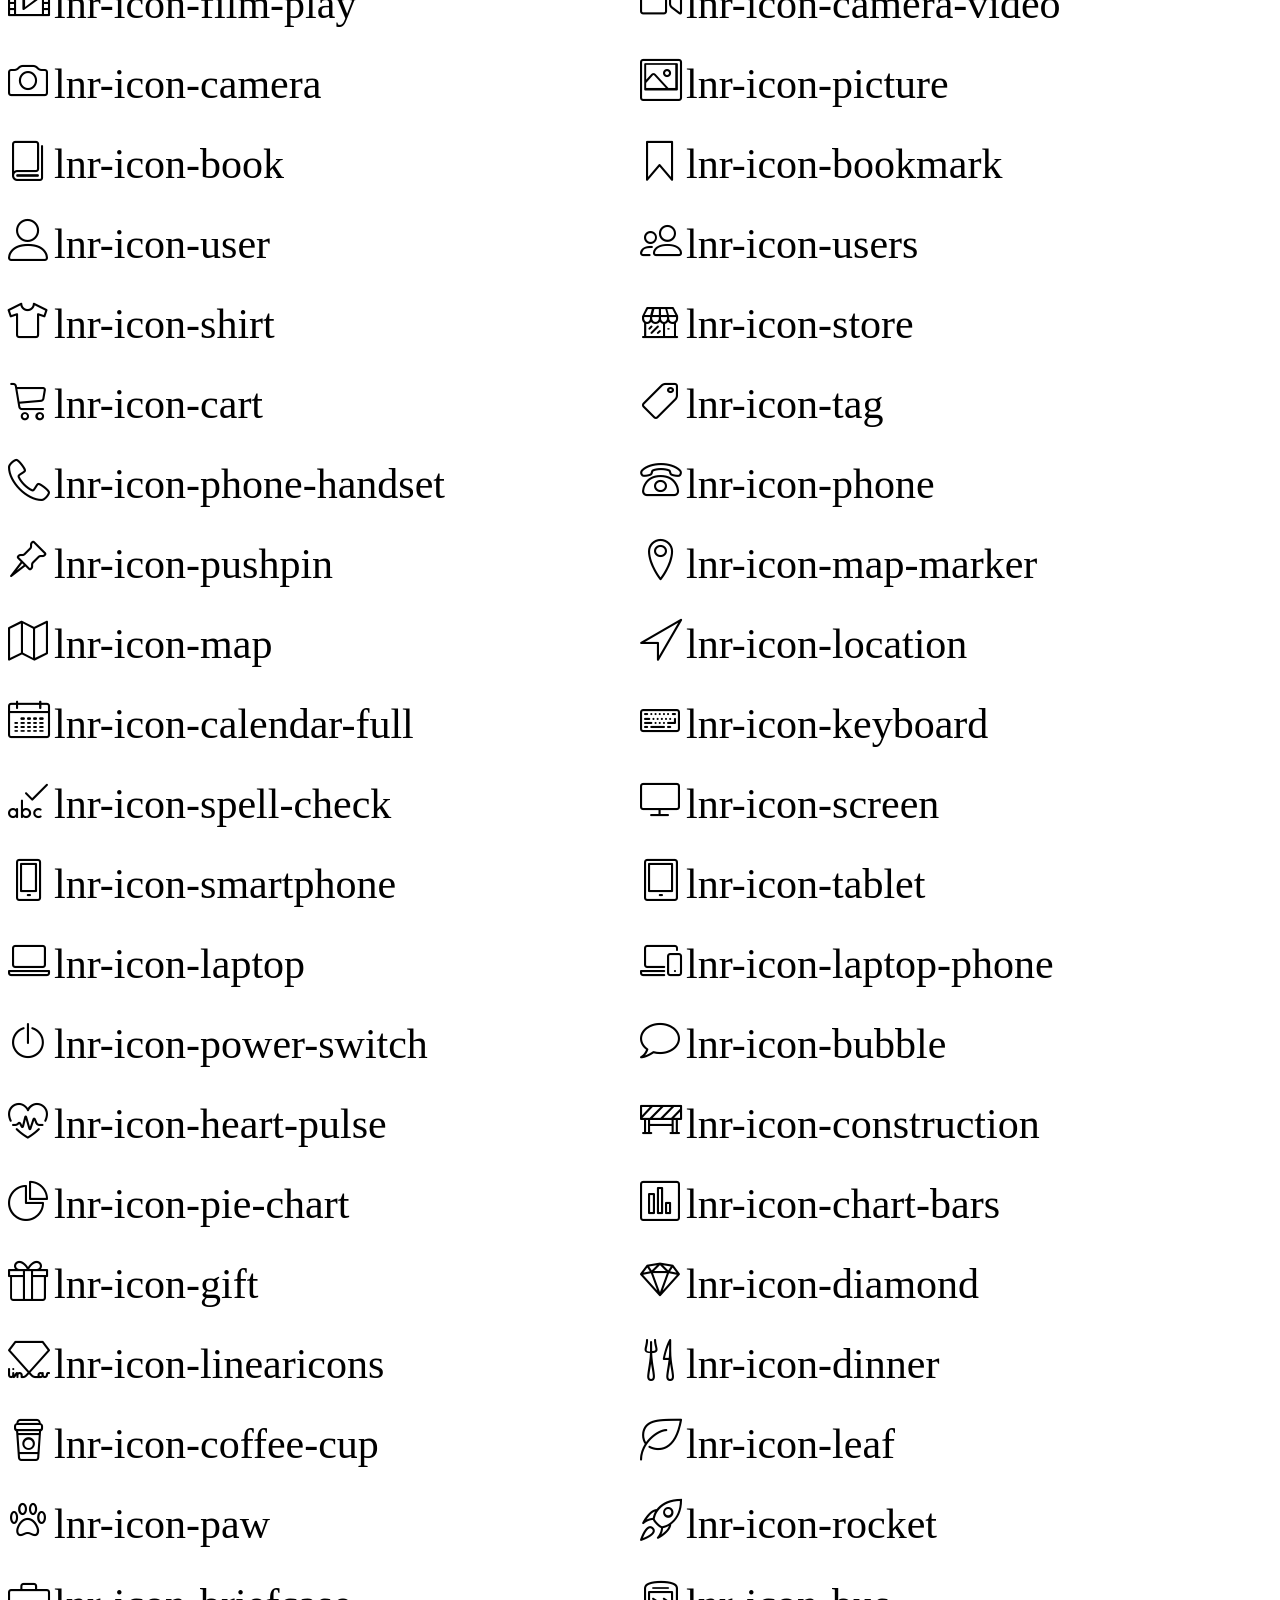
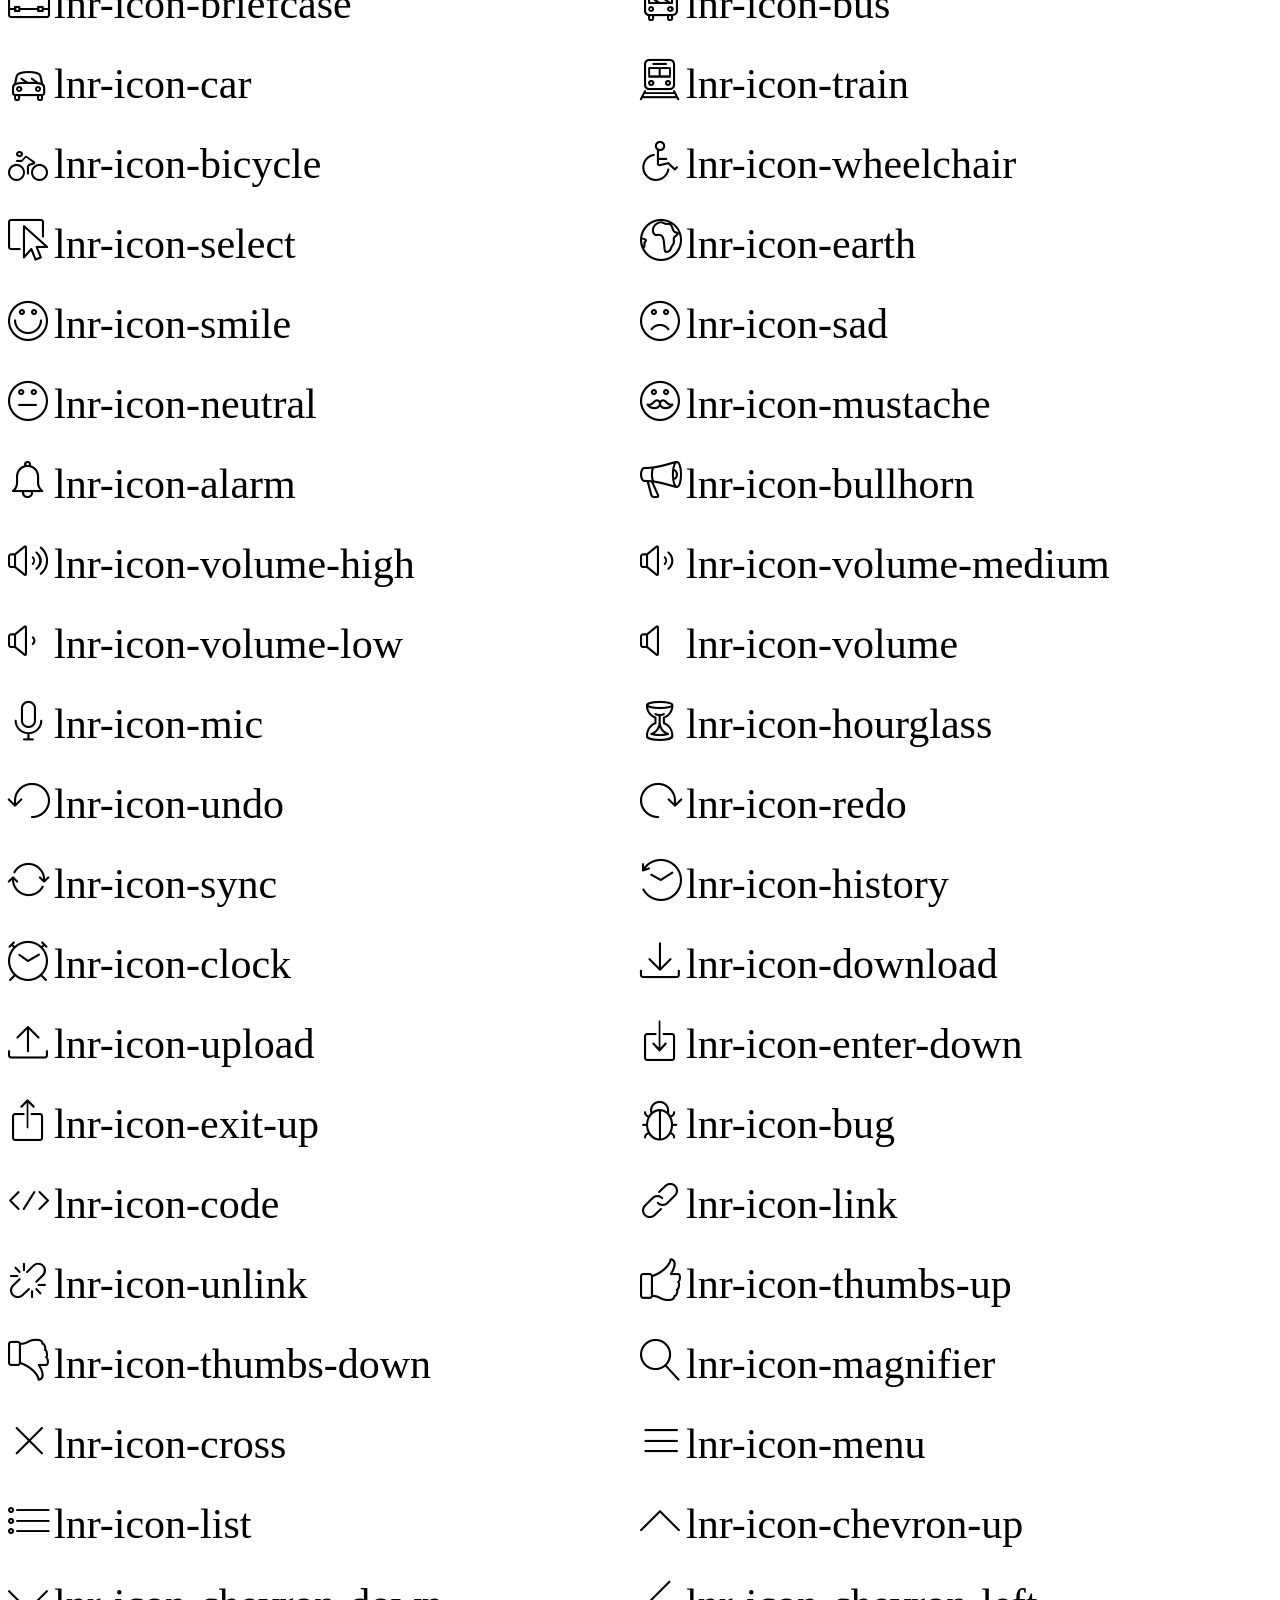
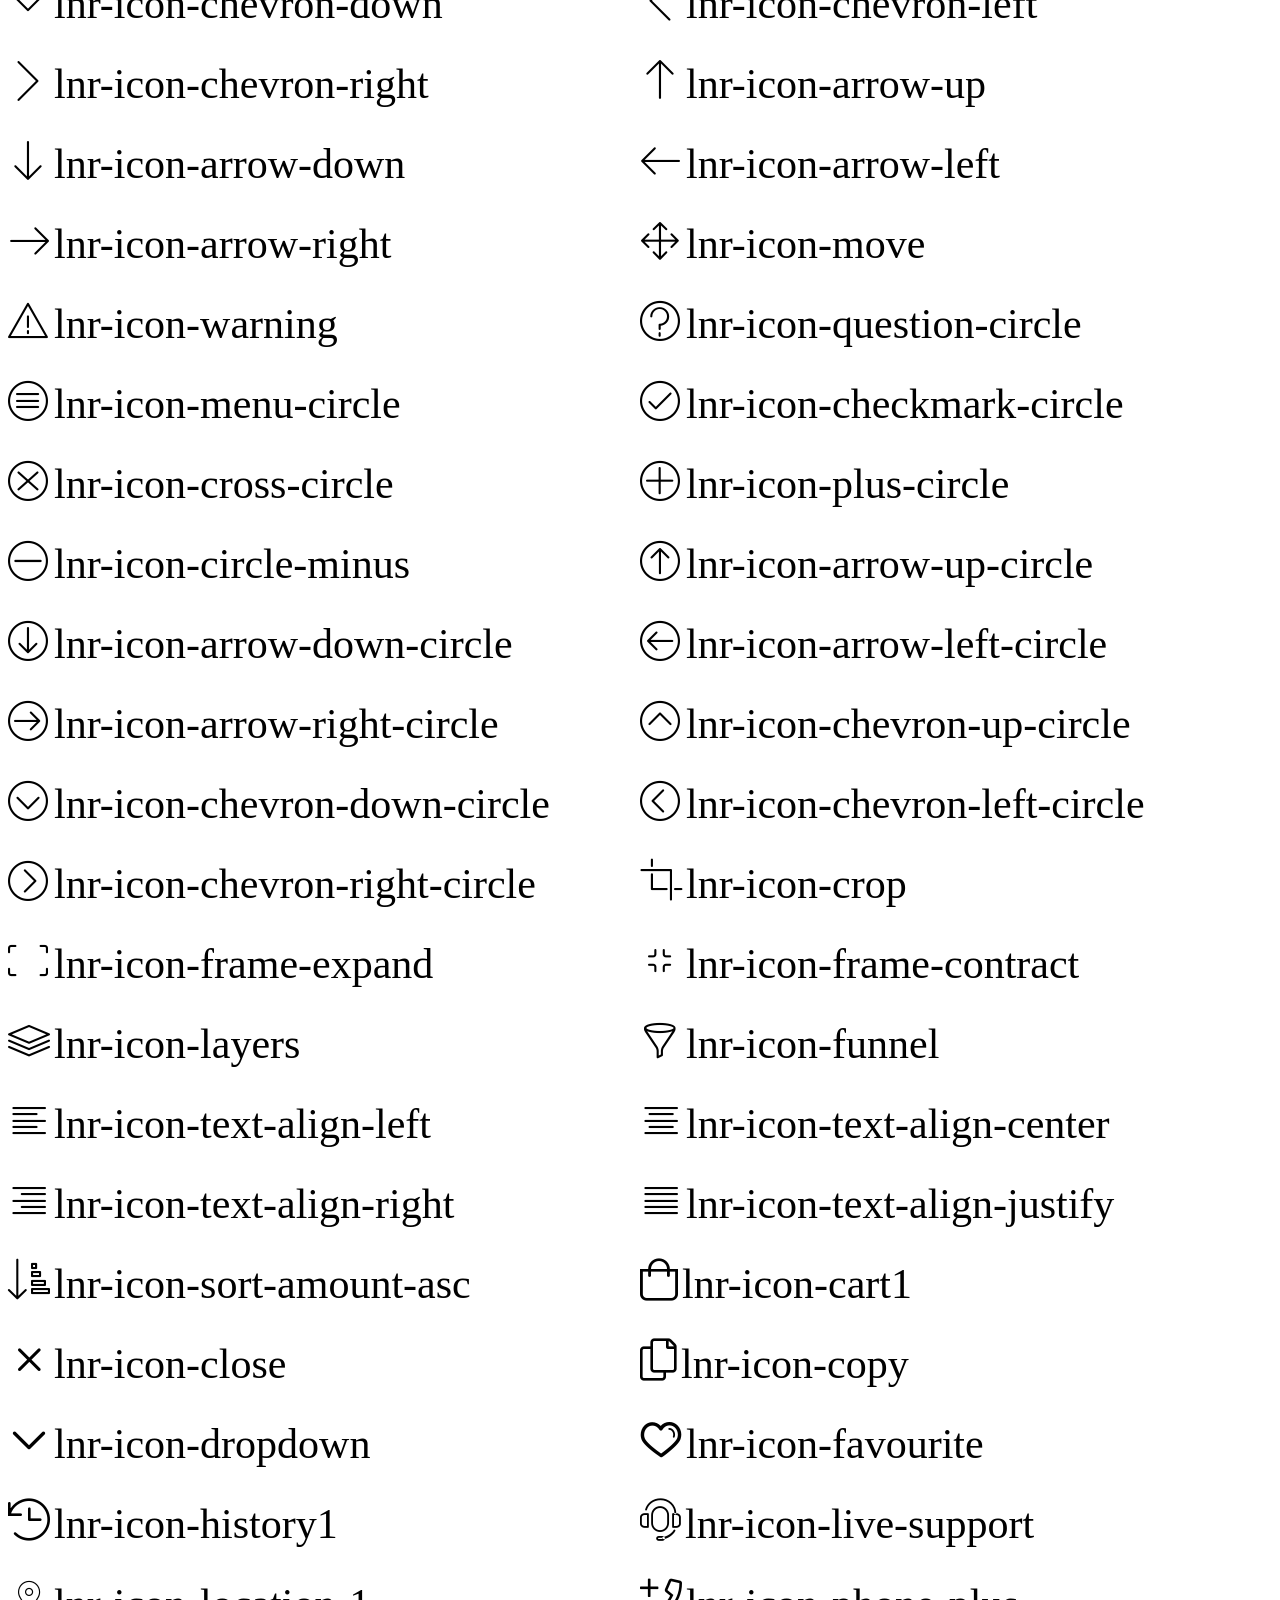
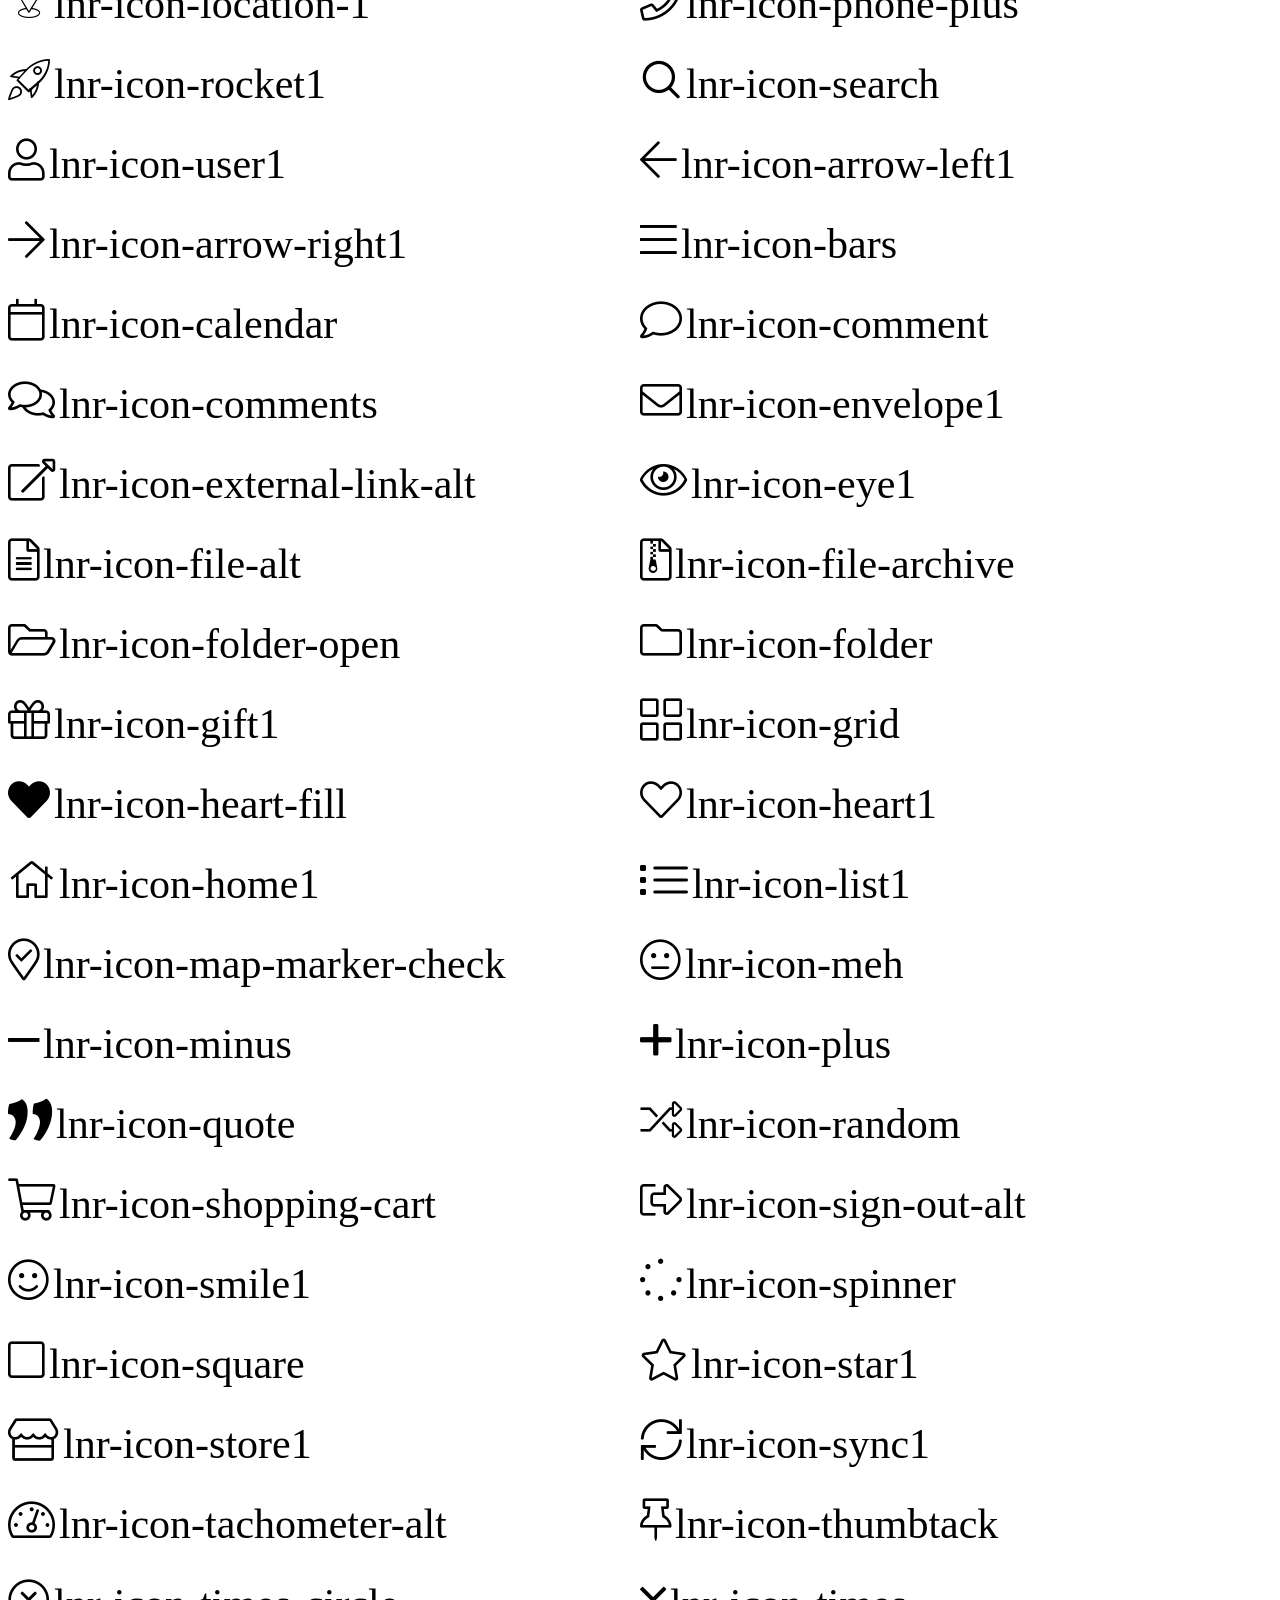
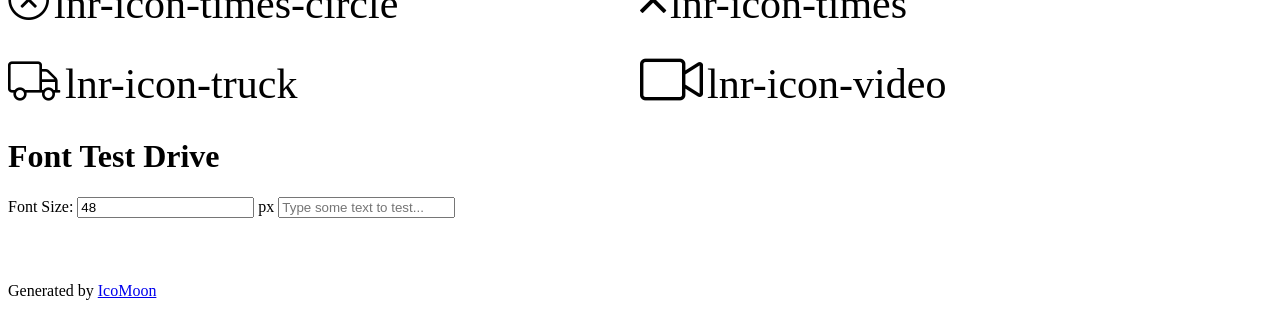
<file: fonts/linear.html>
<!doctype html>
<html>
<head>
    <meta charset="utf-8">
    <title>IcoMoon Demo</title>
    <meta name="description" content="An Icon Font Generated By IcoMoon.io">
    <meta name="viewport" content="width=device-width, initial-scale=1">
    <link rel="stylesheet" href="../css/linear.css">

    <style type="text/css">
        .glyph{
            float: left;
            width: 45%;
            margin-right: 5%;
            margin-bottom: 30px;
        }

        .glyph .pbs span{
            font-size: 42px;
        }

        .glyph .fs0,
        .glyph fieldset{
            display: none;
        }
    </style>
</head>

<body>
    <div class="bgc1 clearfix">
        <h1 class="mhmm mvm"><span class="fgc1">Font Name:</span> linearicons-free <small class="fgc1">(Glyphs:&nbsp;200)</small></h1>
    </div>
    <div class="clearfix mhl ptl">
        <h1 class="mvm mtn fgc1">Grid Size: Unknown</h1>
        <div class="glyph fs1">
            <div class="clearfix bshadow0 pbs">
                <span class="lnr-icon-home"></span>
                <span class="mls"> lnr-icon-home</span>
            </div>
            <fieldset class="fs0 size1of1 clearfix hidden-false">
                <input type="text" readonly value="e800" class="unit size1of2" />
                <input type="text" maxlength="1" readonly value="&#xe800;" class="unitRight size1of2 talign-right" />
            </fieldset>
            <div class="fs0 bshadow0 clearfix hidden-true">
                <span class="unit pvs fgc1">liga: </span>
                <input type="text" readonly value="" class="liga unitRight" />
            </div>
        </div>
        <div class="glyph fs1">
            <div class="clearfix bshadow0 pbs">
                <span class="lnr-icon-apartment"></span>
                <span class="mls"> lnr-icon-apartment</span>
            </div>
            <fieldset class="fs0 size1of1 clearfix hidden-false">
                <input type="text" readonly value="e801" class="unit size1of2" />
                <input type="text" maxlength="1" readonly value="&#xe801;" class="unitRight size1of2 talign-right" />
            </fieldset>
            <div class="fs0 bshadow0 clearfix hidden-true">
                <span class="unit pvs fgc1">liga: </span>
                <input type="text" readonly value="" class="liga unitRight" />
            </div>
        </div>
        <div class="glyph fs1">
            <div class="clearfix bshadow0 pbs">
                <span class="lnr-icon-pencil"></span>
                <span class="mls"> lnr-icon-pencil</span>
            </div>
            <fieldset class="fs0 size1of1 clearfix hidden-false">
                <input type="text" readonly value="e802" class="unit size1of2" />
                <input type="text" maxlength="1" readonly value="&#xe802;" class="unitRight size1of2 talign-right" />
            </fieldset>
            <div class="fs0 bshadow0 clearfix hidden-true">
                <span class="unit pvs fgc1">liga: </span>
                <input type="text" readonly value="" class="liga unitRight" />
            </div>
        </div>
        <div class="glyph fs1">
            <div class="clearfix bshadow0 pbs">
                <span class="lnr-icon-magic-wand"></span>
                <span class="mls"> lnr-icon-magic-wand</span>
            </div>
            <fieldset class="fs0 size1of1 clearfix hidden-false">
                <input type="text" readonly value="e803" class="unit size1of2" />
                <input type="text" maxlength="1" readonly value="&#xe803;" class="unitRight size1of2 talign-right" />
            </fieldset>
            <div class="fs0 bshadow0 clearfix hidden-true">
                <span class="unit pvs fgc1">liga: </span>
                <input type="text" readonly value="" class="liga unitRight" />
            </div>
        </div>
        <div class="glyph fs1">
            <div class="clearfix bshadow0 pbs">
                <span class="lnr-icon-drop"></span>
                <span class="mls"> lnr-icon-drop</span>
            </div>
            <fieldset class="fs0 size1of1 clearfix hidden-false">
                <input type="text" readonly value="e804" class="unit size1of2" />
                <input type="text" maxlength="1" readonly value="&#xe804;" class="unitRight size1of2 talign-right" />
            </fieldset>
            <div class="fs0 bshadow0 clearfix hidden-true">
                <span class="unit pvs fgc1">liga: </span>
                <input type="text" readonly value="" class="liga unitRight" />
            </div>
        </div>
        <div class="glyph fs1">
            <div class="clearfix bshadow0 pbs">
                <span class="lnr-icon-lighter"></span>
                <span class="mls"> lnr-icon-lighter</span>
            </div>
            <fieldset class="fs0 size1of1 clearfix hidden-false">
                <input type="text" readonly value="e805" class="unit size1of2" />
                <input type="text" maxlength="1" readonly value="&#xe805;" class="unitRight size1of2 talign-right" />
            </fieldset>
            <div class="fs0 bshadow0 clearfix hidden-true">
                <span class="unit pvs fgc1">liga: </span>
                <input type="text" readonly value="" class="liga unitRight" />
            </div>
        </div>
        <div class="glyph fs1">
            <div class="clearfix bshadow0 pbs">
                <span class="lnr-icon-poop"></span>
                <span class="mls"> lnr-icon-poop</span>
            </div>
            <fieldset class="fs0 size1of1 clearfix hidden-false">
                <input type="text" readonly value="e806" class="unit size1of2" />
                <input type="text" maxlength="1" readonly value="&#xe806;" class="unitRight size1of2 talign-right" />
            </fieldset>
            <div class="fs0 bshadow0 clearfix hidden-true">
                <span class="unit pvs fgc1">liga: </span>
                <input type="text" readonly value="" class="liga unitRight" />
            </div>
        </div>
        <div class="glyph fs1">
            <div class="clearfix bshadow0 pbs">
                <span class="lnr-icon-sun"></span>
                <span class="mls"> lnr-icon-sun</span>
            </div>
            <fieldset class="fs0 size1of1 clearfix hidden-false">
                <input type="text" readonly value="e807" class="unit size1of2" />
                <input type="text" maxlength="1" readonly value="&#xe807;" class="unitRight size1of2 talign-right" />
            </fieldset>
            <div class="fs0 bshadow0 clearfix hidden-true">
                <span class="unit pvs fgc1">liga: </span>
                <input type="text" readonly value="" class="liga unitRight" />
            </div>
        </div>
        <div class="glyph fs1">
            <div class="clearfix bshadow0 pbs">
                <span class="lnr-icon-moon"></span>
                <span class="mls"> lnr-icon-moon</span>
            </div>
            <fieldset class="fs0 size1of1 clearfix hidden-false">
                <input type="text" readonly value="e808" class="unit size1of2" />
                <input type="text" maxlength="1" readonly value="&#xe808;" class="unitRight size1of2 talign-right" />
            </fieldset>
            <div class="fs0 bshadow0 clearfix hidden-true">
                <span class="unit pvs fgc1">liga: </span>
                <input type="text" readonly value="" class="liga unitRight" />
            </div>
        </div>
        <div class="glyph fs1">
            <div class="clearfix bshadow0 pbs">
                <span class="lnr-icon-cloud"></span>
                <span class="mls"> lnr-icon-cloud</span>
            </div>
            <fieldset class="fs0 size1of1 clearfix hidden-false">
                <input type="text" readonly value="e809" class="unit size1of2" />
                <input type="text" maxlength="1" readonly value="&#xe809;" class="unitRight size1of2 talign-right" />
            </fieldset>
            <div class="fs0 bshadow0 clearfix hidden-true">
                <span class="unit pvs fgc1">liga: </span>
                <input type="text" readonly value="" class="liga unitRight" />
            </div>
        </div>
        <div class="glyph fs1">
            <div class="clearfix bshadow0 pbs">
                <span class="lnr-icon-cloud-upload"></span>
                <span class="mls"> lnr-icon-cloud-upload</span>
            </div>
            <fieldset class="fs0 size1of1 clearfix hidden-false">
                <input type="text" readonly value="e80a" class="unit size1of2" />
                <input type="text" maxlength="1" readonly value="&#xe80a;" class="unitRight size1of2 talign-right" />
            </fieldset>
            <div class="fs0 bshadow0 clearfix hidden-true">
                <span class="unit pvs fgc1">liga: </span>
                <input type="text" readonly value="" class="liga unitRight" />
            </div>
        </div>
        <div class="glyph fs1">
            <div class="clearfix bshadow0 pbs">
                <span class="lnr-icon-cloud-download"></span>
                <span class="mls"> lnr-icon-cloud-download</span>
            </div>
            <fieldset class="fs0 size1of1 clearfix hidden-false">
                <input type="text" readonly value="e80b" class="unit size1of2" />
                <input type="text" maxlength="1" readonly value="&#xe80b;" class="unitRight size1of2 talign-right" />
            </fieldset>
            <div class="fs0 bshadow0 clearfix hidden-true">
                <span class="unit pvs fgc1">liga: </span>
                <input type="text" readonly value="" class="liga unitRight" />
            </div>
        </div>
        <div class="glyph fs1">
            <div class="clearfix bshadow0 pbs">
                <span class="lnr-icon-cloud-sync"></span>
                <span class="mls"> lnr-icon-cloud-sync</span>
            </div>
            <fieldset class="fs0 size1of1 clearfix hidden-false">
                <input type="text" readonly value="e80c" class="unit size1of2" />
                <input type="text" maxlength="1" readonly value="&#xe80c;" class="unitRight size1of2 talign-right" />
            </fieldset>
            <div class="fs0 bshadow0 clearfix hidden-true">
                <span class="unit pvs fgc1">liga: </span>
                <input type="text" readonly value="" class="liga unitRight" />
            </div>
        </div>
        <div class="glyph fs1">
            <div class="clearfix bshadow0 pbs">
                <span class="lnr-icon-cloud-check"></span>
                <span class="mls"> lnr-icon-cloud-check</span>
            </div>
            <fieldset class="fs0 size1of1 clearfix hidden-false">
                <input type="text" readonly value="e80d" class="unit size1of2" />
                <input type="text" maxlength="1" readonly value="&#xe80d;" class="unitRight size1of2 talign-right" />
            </fieldset>
            <div class="fs0 bshadow0 clearfix hidden-true">
                <span class="unit pvs fgc1">liga: </span>
                <input type="text" readonly value="" class="liga unitRight" />
            </div>
        </div>
        <div class="glyph fs1">
            <div class="clearfix bshadow0 pbs">
                <span class="lnr-icon-database"></span>
                <span class="mls"> lnr-icon-database</span>
            </div>
            <fieldset class="fs0 size1of1 clearfix hidden-false">
                <input type="text" readonly value="e80e" class="unit size1of2" />
                <input type="text" maxlength="1" readonly value="&#xe80e;" class="unitRight size1of2 talign-right" />
            </fieldset>
            <div class="fs0 bshadow0 clearfix hidden-true">
                <span class="unit pvs fgc1">liga: </span>
                <input type="text" readonly value="" class="liga unitRight" />
            </div>
        </div>
        <div class="glyph fs1">
            <div class="clearfix bshadow0 pbs">
                <span class="lnr-icon-lock"></span>
                <span class="mls"> lnr-icon-lock</span>
            </div>
            <fieldset class="fs0 size1of1 clearfix hidden-false">
                <input type="text" readonly value="e80f" class="unit size1of2" />
                <input type="text" maxlength="1" readonly value="&#xe80f;" class="unitRight size1of2 talign-right" />
            </fieldset>
            <div class="fs0 bshadow0 clearfix hidden-true">
                <span class="unit pvs fgc1">liga: </span>
                <input type="text" readonly value="" class="liga unitRight" />
            </div>
        </div>
        <div class="glyph fs1">
            <div class="clearfix bshadow0 pbs">
                <span class="lnr-icon-cog"></span>
                <span class="mls"> lnr-icon-cog</span>
            </div>
            <fieldset class="fs0 size1of1 clearfix hidden-false">
                <input type="text" readonly value="e810" class="unit size1of2" />
                <input type="text" maxlength="1" readonly value="&#xe810;" class="unitRight size1of2 talign-right" />
            </fieldset>
            <div class="fs0 bshadow0 clearfix hidden-true">
                <span class="unit pvs fgc1">liga: </span>
                <input type="text" readonly value="" class="liga unitRight" />
            </div>
        </div>
        <div class="glyph fs1">
            <div class="clearfix bshadow0 pbs">
                <span class="lnr-icon-trash"></span>
                <span class="mls"> lnr-icon-trash</span>
            </div>
            <fieldset class="fs0 size1of1 clearfix hidden-false">
                <input type="text" readonly value="e811" class="unit size1of2" />
                <input type="text" maxlength="1" readonly value="&#xe811;" class="unitRight size1of2 talign-right" />
            </fieldset>
            <div class="fs0 bshadow0 clearfix hidden-true">
                <span class="unit pvs fgc1">liga: </span>
                <input type="text" readonly value="" class="liga unitRight" />
            </div>
        </div>
        <div class="glyph fs1">
            <div class="clearfix bshadow0 pbs">
                <span class="lnr-icon-dice"></span>
                <span class="mls"> lnr-icon-dice</span>
            </div>
            <fieldset class="fs0 size1of1 clearfix hidden-false">
                <input type="text" readonly value="e812" class="unit size1of2" />
                <input type="text" maxlength="1" readonly value="&#xe812;" class="unitRight size1of2 talign-right" />
            </fieldset>
            <div class="fs0 bshadow0 clearfix hidden-true">
                <span class="unit pvs fgc1">liga: </span>
                <input type="text" readonly value="" class="liga unitRight" />
            </div>
        </div>
        <div class="glyph fs1">
            <div class="clearfix bshadow0 pbs">
                <span class="lnr-icon-heart"></span>
                <span class="mls"> lnr-icon-heart</span>
            </div>
            <fieldset class="fs0 size1of1 clearfix hidden-false">
                <input type="text" readonly value="e813" class="unit size1of2" />
                <input type="text" maxlength="1" readonly value="&#xe813;" class="unitRight size1of2 talign-right" />
            </fieldset>
            <div class="fs0 bshadow0 clearfix hidden-true">
                <span class="unit pvs fgc1">liga: </span>
                <input type="text" readonly value="" class="liga unitRight" />
            </div>
        </div>
        <div class="glyph fs1">
            <div class="clearfix bshadow0 pbs">
                <span class="lnr-icon-star"></span>
                <span class="mls"> lnr-icon-star</span>
            </div>
            <fieldset class="fs0 size1of1 clearfix hidden-false">
                <input type="text" readonly value="e814" class="unit size1of2" />
                <input type="text" maxlength="1" readonly value="&#xe814;" class="unitRight size1of2 talign-right" />
            </fieldset>
            <div class="fs0 bshadow0 clearfix hidden-true">
                <span class="unit pvs fgc1">liga: </span>
                <input type="text" readonly value="" class="liga unitRight" />
            </div>
        </div>
        <div class="glyph fs1">
            <div class="clearfix bshadow0 pbs">
                <span class="lnr-icon-star-half"></span>
                <span class="mls"> lnr-icon-star-half</span>
            </div>
            <fieldset class="fs0 size1of1 clearfix hidden-false">
                <input type="text" readonly value="e815" class="unit size1of2" />
                <input type="text" maxlength="1" readonly value="&#xe815;" class="unitRight size1of2 talign-right" />
            </fieldset>
            <div class="fs0 bshadow0 clearfix hidden-true">
                <span class="unit pvs fgc1">liga: </span>
                <input type="text" readonly value="" class="liga unitRight" />
            </div>
        </div>
        <div class="glyph fs1">
            <div class="clearfix bshadow0 pbs">
                <span class="lnr-icon-star-empty"></span>
                <span class="mls"> lnr-icon-star-empty</span>
            </div>
            <fieldset class="fs0 size1of1 clearfix hidden-false">
                <input type="text" readonly value="e816" class="unit size1of2" />
                <input type="text" maxlength="1" readonly value="&#xe816;" class="unitRight size1of2 talign-right" />
            </fieldset>
            <div class="fs0 bshadow0 clearfix hidden-true">
                <span class="unit pvs fgc1">liga: </span>
                <input type="text" readonly value="" class="liga unitRight" />
            </div>
        </div>
        <div class="glyph fs1">
            <div class="clearfix bshadow0 pbs">
                <span class="lnr-icon-flag"></span>
                <span class="mls"> lnr-icon-flag</span>
            </div>
            <fieldset class="fs0 size1of1 clearfix hidden-false">
                <input type="text" readonly value="e817" class="unit size1of2" />
                <input type="text" maxlength="1" readonly value="&#xe817;" class="unitRight size1of2 talign-right" />
            </fieldset>
            <div class="fs0 bshadow0 clearfix hidden-true">
                <span class="unit pvs fgc1">liga: </span>
                <input type="text" readonly value="" class="liga unitRight" />
            </div>
        </div>
        <div class="glyph fs1">
            <div class="clearfix bshadow0 pbs">
                <span class="lnr-icon-envelope"></span>
                <span class="mls"> lnr-icon-envelope</span>
            </div>
            <fieldset class="fs0 size1of1 clearfix hidden-false">
                <input type="text" readonly value="e818" class="unit size1of2" />
                <input type="text" maxlength="1" readonly value="&#xe818;" class="unitRight size1of2 talign-right" />
            </fieldset>
            <div class="fs0 bshadow0 clearfix hidden-true">
                <span class="unit pvs fgc1">liga: </span>
                <input type="text" readonly value="" class="liga unitRight" />
            </div>
        </div>
        <div class="glyph fs1">
            <div class="clearfix bshadow0 pbs">
                <span class="lnr-icon-paperclip"></span>
                <span class="mls"> lnr-icon-paperclip</span>
            </div>
            <fieldset class="fs0 size1of1 clearfix hidden-false">
                <input type="text" readonly value="e819" class="unit size1of2" />
                <input type="text" maxlength="1" readonly value="&#xe819;" class="unitRight size1of2 talign-right" />
            </fieldset>
            <div class="fs0 bshadow0 clearfix hidden-true">
                <span class="unit pvs fgc1">liga: </span>
                <input type="text" readonly value="" class="liga unitRight" />
            </div>
        </div>
        <div class="glyph fs1">
            <div class="clearfix bshadow0 pbs">
                <span class="lnr-icon-inbox"></span>
                <span class="mls"> lnr-icon-inbox</span>
            </div>
            <fieldset class="fs0 size1of1 clearfix hidden-false">
                <input type="text" readonly value="e81a" class="unit size1of2" />
                <input type="text" maxlength="1" readonly value="&#xe81a;" class="unitRight size1of2 talign-right" />
            </fieldset>
            <div class="fs0 bshadow0 clearfix hidden-true">
                <span class="unit pvs fgc1">liga: </span>
                <input type="text" readonly value="" class="liga unitRight" />
            </div>
        </div>
        <div class="glyph fs1">
            <div class="clearfix bshadow0 pbs">
                <span class="lnr-icon-eye"></span>
                <span class="mls"> lnr-icon-eye</span>
            </div>
            <fieldset class="fs0 size1of1 clearfix hidden-false">
                <input type="text" readonly value="e81b" class="unit size1of2" />
                <input type="text" maxlength="1" readonly value="&#xe81b;" class="unitRight size1of2 talign-right" />
            </fieldset>
            <div class="fs0 bshadow0 clearfix hidden-true">
                <span class="unit pvs fgc1">liga: </span>
                <input type="text" readonly value="" class="liga unitRight" />
            </div>
        </div>
        <div class="glyph fs1">
            <div class="clearfix bshadow0 pbs">
                <span class="lnr-icon-printer"></span>
                <span class="mls"> lnr-icon-printer</span>
            </div>
            <fieldset class="fs0 size1of1 clearfix hidden-false">
                <input type="text" readonly value="e81c" class="unit size1of2" />
                <input type="text" maxlength="1" readonly value="&#xe81c;" class="unitRight size1of2 talign-right" />
            </fieldset>
            <div class="fs0 bshadow0 clearfix hidden-true">
                <span class="unit pvs fgc1">liga: </span>
                <input type="text" readonly value="" class="liga unitRight" />
            </div>
        </div>
        <div class="glyph fs1">
            <div class="clearfix bshadow0 pbs">
                <span class="lnr-icon-file-empty"></span>
                <span class="mls"> lnr-icon-file-empty</span>
            </div>
            <fieldset class="fs0 size1of1 clearfix hidden-false">
                <input type="text" readonly value="e81d" class="unit size1of2" />
                <input type="text" maxlength="1" readonly value="&#xe81d;" class="unitRight size1of2 talign-right" />
            </fieldset>
            <div class="fs0 bshadow0 clearfix hidden-true">
                <span class="unit pvs fgc1">liga: </span>
                <input type="text" readonly value="" class="liga unitRight" />
            </div>
        </div>
        <div class="glyph fs1">
            <div class="clearfix bshadow0 pbs">
                <span class="lnr-icon-file-add"></span>
                <span class="mls"> lnr-icon-file-add</span>
            </div>
            <fieldset class="fs0 size1of1 clearfix hidden-false">
                <input type="text" readonly value="e81e" class="unit size1of2" />
                <input type="text" maxlength="1" readonly value="&#xe81e;" class="unitRight size1of2 talign-right" />
            </fieldset>
            <div class="fs0 bshadow0 clearfix hidden-true">
                <span class="unit pvs fgc1">liga: </span>
                <input type="text" readonly value="" class="liga unitRight" />
            </div>
        </div>
        <div class="glyph fs1">
            <div class="clearfix bshadow0 pbs">
                <span class="lnr-icon-enter"></span>
                <span class="mls"> lnr-icon-enter</span>
            </div>
            <fieldset class="fs0 size1of1 clearfix hidden-false">
                <input type="text" readonly value="e81f" class="unit size1of2" />
                <input type="text" maxlength="1" readonly value="&#xe81f;" class="unitRight size1of2 talign-right" />
            </fieldset>
            <div class="fs0 bshadow0 clearfix hidden-true">
                <span class="unit pvs fgc1">liga: </span>
                <input type="text" readonly value="" class="liga unitRight" />
            </div>
        </div>
        <div class="glyph fs1">
            <div class="clearfix bshadow0 pbs">
                <span class="lnr-icon-exit"></span>
                <span class="mls"> lnr-icon-exit</span>
            </div>
            <fieldset class="fs0 size1of1 clearfix hidden-false">
                <input type="text" readonly value="e820" class="unit size1of2" />
                <input type="text" maxlength="1" readonly value="&#xe820;" class="unitRight size1of2 talign-right" />
            </fieldset>
            <div class="fs0 bshadow0 clearfix hidden-true">
                <span class="unit pvs fgc1">liga: </span>
                <input type="text" readonly value="" class="liga unitRight" />
            </div>
        </div>
        <div class="glyph fs1">
            <div class="clearfix bshadow0 pbs">
                <span class="lnr-icon-graduation-hat"></span>
                <span class="mls"> lnr-icon-graduation-hat</span>
            </div>
            <fieldset class="fs0 size1of1 clearfix hidden-false">
                <input type="text" readonly value="e821" class="unit size1of2" />
                <input type="text" maxlength="1" readonly value="&#xe821;" class="unitRight size1of2 talign-right" />
            </fieldset>
            <div class="fs0 bshadow0 clearfix hidden-true">
                <span class="unit pvs fgc1">liga: </span>
                <input type="text" readonly value="" class="liga unitRight" />
            </div>
        </div>
        <div class="glyph fs1">
            <div class="clearfix bshadow0 pbs">
                <span class="lnr-icon-license"></span>
                <span class="mls"> lnr-icon-license</span>
            </div>
            <fieldset class="fs0 size1of1 clearfix hidden-false">
                <input type="text" readonly value="e822" class="unit size1of2" />
                <input type="text" maxlength="1" readonly value="&#xe822;" class="unitRight size1of2 talign-right" />
            </fieldset>
            <div class="fs0 bshadow0 clearfix hidden-true">
                <span class="unit pvs fgc1">liga: </span>
                <input type="text" readonly value="" class="liga unitRight" />
            </div>
        </div>
        <div class="glyph fs1">
            <div class="clearfix bshadow0 pbs">
                <span class="lnr-icon-music-note"></span>
                <span class="mls"> lnr-icon-music-note</span>
            </div>
            <fieldset class="fs0 size1of1 clearfix hidden-false">
                <input type="text" readonly value="e823" class="unit size1of2" />
                <input type="text" maxlength="1" readonly value="&#xe823;" class="unitRight size1of2 talign-right" />
            </fieldset>
            <div class="fs0 bshadow0 clearfix hidden-true">
                <span class="unit pvs fgc1">liga: </span>
                <input type="text" readonly value="" class="liga unitRight" />
            </div>
        </div>
        <div class="glyph fs1">
            <div class="clearfix bshadow0 pbs">
                <span class="lnr-icon-film-play"></span>
                <span class="mls"> lnr-icon-film-play</span>
            </div>
            <fieldset class="fs0 size1of1 clearfix hidden-false">
                <input type="text" readonly value="e824" class="unit size1of2" />
                <input type="text" maxlength="1" readonly value="&#xe824;" class="unitRight size1of2 talign-right" />
            </fieldset>
            <div class="fs0 bshadow0 clearfix hidden-true">
                <span class="unit pvs fgc1">liga: </span>
                <input type="text" readonly value="" class="liga unitRight" />
            </div>
        </div>
        <div class="glyph fs1">
            <div class="clearfix bshadow0 pbs">
                <span class="lnr-icon-camera-video"></span>
                <span class="mls"> lnr-icon-camera-video</span>
            </div>
            <fieldset class="fs0 size1of1 clearfix hidden-false">
                <input type="text" readonly value="e825" class="unit size1of2" />
                <input type="text" maxlength="1" readonly value="&#xe825;" class="unitRight size1of2 talign-right" />
            </fieldset>
            <div class="fs0 bshadow0 clearfix hidden-true">
                <span class="unit pvs fgc1">liga: </span>
                <input type="text" readonly value="" class="liga unitRight" />
            </div>
        </div>
        <div class="glyph fs1">
            <div class="clearfix bshadow0 pbs">
                <span class="lnr-icon-camera"></span>
                <span class="mls"> lnr-icon-camera</span>
            </div>
            <fieldset class="fs0 size1of1 clearfix hidden-false">
                <input type="text" readonly value="e826" class="unit size1of2" />
                <input type="text" maxlength="1" readonly value="&#xe826;" class="unitRight size1of2 talign-right" />
            </fieldset>
            <div class="fs0 bshadow0 clearfix hidden-true">
                <span class="unit pvs fgc1">liga: </span>
                <input type="text" readonly value="" class="liga unitRight" />
            </div>
        </div>
        <div class="glyph fs1">
            <div class="clearfix bshadow0 pbs">
                <span class="lnr-icon-picture"></span>
                <span class="mls"> lnr-icon-picture</span>
            </div>
            <fieldset class="fs0 size1of1 clearfix hidden-false">
                <input type="text" readonly value="e827" class="unit size1of2" />
                <input type="text" maxlength="1" readonly value="&#xe827;" class="unitRight size1of2 talign-right" />
            </fieldset>
            <div class="fs0 bshadow0 clearfix hidden-true">
                <span class="unit pvs fgc1">liga: </span>
                <input type="text" readonly value="" class="liga unitRight" />
            </div>
        </div>
        <div class="glyph fs1">
            <div class="clearfix bshadow0 pbs">
                <span class="lnr-icon-book"></span>
                <span class="mls"> lnr-icon-book</span>
            </div>
            <fieldset class="fs0 size1of1 clearfix hidden-false">
                <input type="text" readonly value="e828" class="unit size1of2" />
                <input type="text" maxlength="1" readonly value="&#xe828;" class="unitRight size1of2 talign-right" />
            </fieldset>
            <div class="fs0 bshadow0 clearfix hidden-true">
                <span class="unit pvs fgc1">liga: </span>
                <input type="text" readonly value="" class="liga unitRight" />
            </div>
        </div>
        <div class="glyph fs1">
            <div class="clearfix bshadow0 pbs">
                <span class="lnr-icon-bookmark"></span>
                <span class="mls"> lnr-icon-bookmark</span>
            </div>
            <fieldset class="fs0 size1of1 clearfix hidden-false">
                <input type="text" readonly value="e829" class="unit size1of2" />
                <input type="text" maxlength="1" readonly value="&#xe829;" class="unitRight size1of2 talign-right" />
            </fieldset>
            <div class="fs0 bshadow0 clearfix hidden-true">
                <span class="unit pvs fgc1">liga: </span>
                <input type="text" readonly value="" class="liga unitRight" />
            </div>
        </div>
        <div class="glyph fs1">
            <div class="clearfix bshadow0 pbs">
                <span class="lnr-icon-user"></span>
                <span class="mls"> lnr-icon-user</span>
            </div>
            <fieldset class="fs0 size1of1 clearfix hidden-false">
                <input type="text" readonly value="e82a" class="unit size1of2" />
                <input type="text" maxlength="1" readonly value="&#xe82a;" class="unitRight size1of2 talign-right" />
            </fieldset>
            <div class="fs0 bshadow0 clearfix hidden-true">
                <span class="unit pvs fgc1">liga: </span>
                <input type="text" readonly value="" class="liga unitRight" />
            </div>
        </div>
        <div class="glyph fs1">
            <div class="clearfix bshadow0 pbs">
                <span class="lnr-icon-users"></span>
                <span class="mls"> lnr-icon-users</span>
            </div>
            <fieldset class="fs0 size1of1 clearfix hidden-false">
                <input type="text" readonly value="e82b" class="unit size1of2" />
                <input type="text" maxlength="1" readonly value="&#xe82b;" class="unitRight size1of2 talign-right" />
            </fieldset>
            <div class="fs0 bshadow0 clearfix hidden-true">
                <span class="unit pvs fgc1">liga: </span>
                <input type="text" readonly value="" class="liga unitRight" />
            </div>
        </div>
        <div class="glyph fs1">
            <div class="clearfix bshadow0 pbs">
                <span class="lnr-icon-shirt"></span>
                <span class="mls"> lnr-icon-shirt</span>
            </div>
            <fieldset class="fs0 size1of1 clearfix hidden-false">
                <input type="text" readonly value="e82c" class="unit size1of2" />
                <input type="text" maxlength="1" readonly value="&#xe82c;" class="unitRight size1of2 talign-right" />
            </fieldset>
            <div class="fs0 bshadow0 clearfix hidden-true">
                <span class="unit pvs fgc1">liga: </span>
                <input type="text" readonly value="" class="liga unitRight" />
            </div>
        </div>
        <div class="glyph fs1">
            <div class="clearfix bshadow0 pbs">
                <span class="lnr-icon-store"></span>
                <span class="mls"> lnr-icon-store</span>
            </div>
            <fieldset class="fs0 size1of1 clearfix hidden-false">
                <input type="text" readonly value="e82d" class="unit size1of2" />
                <input type="text" maxlength="1" readonly value="&#xe82d;" class="unitRight size1of2 talign-right" />
            </fieldset>
            <div class="fs0 bshadow0 clearfix hidden-true">
                <span class="unit pvs fgc1">liga: </span>
                <input type="text" readonly value="" class="liga unitRight" />
            </div>
        </div>
        <div class="glyph fs1">
            <div class="clearfix bshadow0 pbs">
                <span class="lnr-icon-cart"></span>
                <span class="mls"> lnr-icon-cart</span>
            </div>
            <fieldset class="fs0 size1of1 clearfix hidden-false">
                <input type="text" readonly value="e82e" class="unit size1of2" />
                <input type="text" maxlength="1" readonly value="&#xe82e;" class="unitRight size1of2 talign-right" />
            </fieldset>
            <div class="fs0 bshadow0 clearfix hidden-true">
                <span class="unit pvs fgc1">liga: </span>
                <input type="text" readonly value="" class="liga unitRight" />
            </div>
        </div>
        <div class="glyph fs1">
            <div class="clearfix bshadow0 pbs">
                <span class="lnr-icon-tag"></span>
                <span class="mls"> lnr-icon-tag</span>
            </div>
            <fieldset class="fs0 size1of1 clearfix hidden-false">
                <input type="text" readonly value="e82f" class="unit size1of2" />
                <input type="text" maxlength="1" readonly value="&#xe82f;" class="unitRight size1of2 talign-right" />
            </fieldset>
            <div class="fs0 bshadow0 clearfix hidden-true">
                <span class="unit pvs fgc1">liga: </span>
                <input type="text" readonly value="" class="liga unitRight" />
            </div>
        </div>
        <div class="glyph fs1">
            <div class="clearfix bshadow0 pbs">
                <span class="lnr-icon-phone-handset"></span>
                <span class="mls"> lnr-icon-phone-handset</span>
            </div>
            <fieldset class="fs0 size1of1 clearfix hidden-false">
                <input type="text" readonly value="e830" class="unit size1of2" />
                <input type="text" maxlength="1" readonly value="&#xe830;" class="unitRight size1of2 talign-right" />
            </fieldset>
            <div class="fs0 bshadow0 clearfix hidden-true">
                <span class="unit pvs fgc1">liga: </span>
                <input type="text" readonly value="" class="liga unitRight" />
            </div>
        </div>
        <div class="glyph fs1">
            <div class="clearfix bshadow0 pbs">
                <span class="lnr-icon-phone"></span>
                <span class="mls"> lnr-icon-phone</span>
            </div>
            <fieldset class="fs0 size1of1 clearfix hidden-false">
                <input type="text" readonly value="e831" class="unit size1of2" />
                <input type="text" maxlength="1" readonly value="&#xe831;" class="unitRight size1of2 talign-right" />
            </fieldset>
            <div class="fs0 bshadow0 clearfix hidden-true">
                <span class="unit pvs fgc1">liga: </span>
                <input type="text" readonly value="" class="liga unitRight" />
            </div>
        </div>
        <div class="glyph fs1">
            <div class="clearfix bshadow0 pbs">
                <span class="lnr-icon-pushpin"></span>
                <span class="mls"> lnr-icon-pushpin</span>
            </div>
            <fieldset class="fs0 size1of1 clearfix hidden-false">
                <input type="text" readonly value="e832" class="unit size1of2" />
                <input type="text" maxlength="1" readonly value="&#xe832;" class="unitRight size1of2 talign-right" />
            </fieldset>
            <div class="fs0 bshadow0 clearfix hidden-true">
                <span class="unit pvs fgc1">liga: </span>
                <input type="text" readonly value="" class="liga unitRight" />
            </div>
        </div>
        <div class="glyph fs1">
            <div class="clearfix bshadow0 pbs">
                <span class="lnr-icon-map-marker"></span>
                <span class="mls"> lnr-icon-map-marker</span>
            </div>
            <fieldset class="fs0 size1of1 clearfix hidden-false">
                <input type="text" readonly value="e833" class="unit size1of2" />
                <input type="text" maxlength="1" readonly value="&#xe833;" class="unitRight size1of2 talign-right" />
            </fieldset>
            <div class="fs0 bshadow0 clearfix hidden-true">
                <span class="unit pvs fgc1">liga: </span>
                <input type="text" readonly value="" class="liga unitRight" />
            </div>
        </div>
        <div class="glyph fs1">
            <div class="clearfix bshadow0 pbs">
                <span class="lnr-icon-map"></span>
                <span class="mls"> lnr-icon-map</span>
            </div>
            <fieldset class="fs0 size1of1 clearfix hidden-false">
                <input type="text" readonly value="e834" class="unit size1of2" />
                <input type="text" maxlength="1" readonly value="&#xe834;" class="unitRight size1of2 talign-right" />
            </fieldset>
            <div class="fs0 bshadow0 clearfix hidden-true">
                <span class="unit pvs fgc1">liga: </span>
                <input type="text" readonly value="" class="liga unitRight" />
            </div>
        </div>
        <div class="glyph fs1">
            <div class="clearfix bshadow0 pbs">
                <span class="lnr-icon-location"></span>
                <span class="mls"> lnr-icon-location</span>
            </div>
            <fieldset class="fs0 size1of1 clearfix hidden-false">
                <input type="text" readonly value="e835" class="unit size1of2" />
                <input type="text" maxlength="1" readonly value="&#xe835;" class="unitRight size1of2 talign-right" />
            </fieldset>
            <div class="fs0 bshadow0 clearfix hidden-true">
                <span class="unit pvs fgc1">liga: </span>
                <input type="text" readonly value="" class="liga unitRight" />
            </div>
        </div>
        <div class="glyph fs1">
            <div class="clearfix bshadow0 pbs">
                <span class="lnr-icon-calendar-full"></span>
                <span class="mls"> lnr-icon-calendar-full</span>
            </div>
            <fieldset class="fs0 size1of1 clearfix hidden-false">
                <input type="text" readonly value="e836" class="unit size1of2" />
                <input type="text" maxlength="1" readonly value="&#xe836;" class="unitRight size1of2 talign-right" />
            </fieldset>
            <div class="fs0 bshadow0 clearfix hidden-true">
                <span class="unit pvs fgc1">liga: </span>
                <input type="text" readonly value="" class="liga unitRight" />
            </div>
        </div>
        <div class="glyph fs1">
            <div class="clearfix bshadow0 pbs">
                <span class="lnr-icon-keyboard"></span>
                <span class="mls"> lnr-icon-keyboard</span>
            </div>
            <fieldset class="fs0 size1of1 clearfix hidden-false">
                <input type="text" readonly value="e837" class="unit size1of2" />
                <input type="text" maxlength="1" readonly value="&#xe837;" class="unitRight size1of2 talign-right" />
            </fieldset>
            <div class="fs0 bshadow0 clearfix hidden-true">
                <span class="unit pvs fgc1">liga: </span>
                <input type="text" readonly value="" class="liga unitRight" />
            </div>
        </div>
        <div class="glyph fs1">
            <div class="clearfix bshadow0 pbs">
                <span class="lnr-icon-spell-check"></span>
                <span class="mls"> lnr-icon-spell-check</span>
            </div>
            <fieldset class="fs0 size1of1 clearfix hidden-false">
                <input type="text" readonly value="e838" class="unit size1of2" />
                <input type="text" maxlength="1" readonly value="&#xe838;" class="unitRight size1of2 talign-right" />
            </fieldset>
            <div class="fs0 bshadow0 clearfix hidden-true">
                <span class="unit pvs fgc1">liga: </span>
                <input type="text" readonly value="" class="liga unitRight" />
            </div>
        </div>
        <div class="glyph fs1">
            <div class="clearfix bshadow0 pbs">
                <span class="lnr-icon-screen"></span>
                <span class="mls"> lnr-icon-screen</span>
            </div>
            <fieldset class="fs0 size1of1 clearfix hidden-false">
                <input type="text" readonly value="e839" class="unit size1of2" />
                <input type="text" maxlength="1" readonly value="&#xe839;" class="unitRight size1of2 talign-right" />
            </fieldset>
            <div class="fs0 bshadow0 clearfix hidden-true">
                <span class="unit pvs fgc1">liga: </span>
                <input type="text" readonly value="" class="liga unitRight" />
            </div>
        </div>
        <div class="glyph fs1">
            <div class="clearfix bshadow0 pbs">
                <span class="lnr-icon-smartphone"></span>
                <span class="mls"> lnr-icon-smartphone</span>
            </div>
            <fieldset class="fs0 size1of1 clearfix hidden-false">
                <input type="text" readonly value="e83a" class="unit size1of2" />
                <input type="text" maxlength="1" readonly value="&#xe83a;" class="unitRight size1of2 talign-right" />
            </fieldset>
            <div class="fs0 bshadow0 clearfix hidden-true">
                <span class="unit pvs fgc1">liga: </span>
                <input type="text" readonly value="" class="liga unitRight" />
            </div>
        </div>
        <div class="glyph fs1">
            <div class="clearfix bshadow0 pbs">
                <span class="lnr-icon-tablet"></span>
                <span class="mls"> lnr-icon-tablet</span>
            </div>
            <fieldset class="fs0 size1of1 clearfix hidden-false">
                <input type="text" readonly value="e83b" class="unit size1of2" />
                <input type="text" maxlength="1" readonly value="&#xe83b;" class="unitRight size1of2 talign-right" />
            </fieldset>
            <div class="fs0 bshadow0 clearfix hidden-true">
                <span class="unit pvs fgc1">liga: </span>
                <input type="text" readonly value="" class="liga unitRight" />
            </div>
        </div>
        <div class="glyph fs1">
            <div class="clearfix bshadow0 pbs">
                <span class="lnr-icon-laptop"></span>
                <span class="mls"> lnr-icon-laptop</span>
            </div>
            <fieldset class="fs0 size1of1 clearfix hidden-false">
                <input type="text" readonly value="e83c" class="unit size1of2" />
                <input type="text" maxlength="1" readonly value="&#xe83c;" class="unitRight size1of2 talign-right" />
            </fieldset>
            <div class="fs0 bshadow0 clearfix hidden-true">
                <span class="unit pvs fgc1">liga: </span>
                <input type="text" readonly value="" class="liga unitRight" />
            </div>
        </div>
        <div class="glyph fs1">
            <div class="clearfix bshadow0 pbs">
                <span class="lnr-icon-laptop-phone"></span>
                <span class="mls"> lnr-icon-laptop-phone</span>
            </div>
            <fieldset class="fs0 size1of1 clearfix hidden-false">
                <input type="text" readonly value="e83d" class="unit size1of2" />
                <input type="text" maxlength="1" readonly value="&#xe83d;" class="unitRight size1of2 talign-right" />
            </fieldset>
            <div class="fs0 bshadow0 clearfix hidden-true">
                <span class="unit pvs fgc1">liga: </span>
                <input type="text" readonly value="" class="liga unitRight" />
            </div>
        </div>
        <div class="glyph fs1">
            <div class="clearfix bshadow0 pbs">
                <span class="lnr-icon-power-switch"></span>
                <span class="mls"> lnr-icon-power-switch</span>
            </div>
            <fieldset class="fs0 size1of1 clearfix hidden-false">
                <input type="text" readonly value="e83e" class="unit size1of2" />
                <input type="text" maxlength="1" readonly value="&#xe83e;" class="unitRight size1of2 talign-right" />
            </fieldset>
            <div class="fs0 bshadow0 clearfix hidden-true">
                <span class="unit pvs fgc1">liga: </span>
                <input type="text" readonly value="" class="liga unitRight" />
            </div>
        </div>
        <div class="glyph fs1">
            <div class="clearfix bshadow0 pbs">
                <span class="lnr-icon-bubble"></span>
                <span class="mls"> lnr-icon-bubble</span>
            </div>
            <fieldset class="fs0 size1of1 clearfix hidden-false">
                <input type="text" readonly value="e83f" class="unit size1of2" />
                <input type="text" maxlength="1" readonly value="&#xe83f;" class="unitRight size1of2 talign-right" />
            </fieldset>
            <div class="fs0 bshadow0 clearfix hidden-true">
                <span class="unit pvs fgc1">liga: </span>
                <input type="text" readonly value="" class="liga unitRight" />
            </div>
        </div>
        <div class="glyph fs1">
            <div class="clearfix bshadow0 pbs">
                <span class="lnr-icon-heart-pulse"></span>
                <span class="mls"> lnr-icon-heart-pulse</span>
            </div>
            <fieldset class="fs0 size1of1 clearfix hidden-false">
                <input type="text" readonly value="e840" class="unit size1of2" />
                <input type="text" maxlength="1" readonly value="&#xe840;" class="unitRight size1of2 talign-right" />
            </fieldset>
            <div class="fs0 bshadow0 clearfix hidden-true">
                <span class="unit pvs fgc1">liga: </span>
                <input type="text" readonly value="" class="liga unitRight" />
            </div>
        </div>
        <div class="glyph fs1">
            <div class="clearfix bshadow0 pbs">
                <span class="lnr-icon-construction"></span>
                <span class="mls"> lnr-icon-construction</span>
            </div>
            <fieldset class="fs0 size1of1 clearfix hidden-false">
                <input type="text" readonly value="e841" class="unit size1of2" />
                <input type="text" maxlength="1" readonly value="&#xe841;" class="unitRight size1of2 talign-right" />
            </fieldset>
            <div class="fs0 bshadow0 clearfix hidden-true">
                <span class="unit pvs fgc1">liga: </span>
                <input type="text" readonly value="" class="liga unitRight" />
            </div>
        </div>
        <div class="glyph fs1">
            <div class="clearfix bshadow0 pbs">
                <span class="lnr-icon-pie-chart"></span>
                <span class="mls"> lnr-icon-pie-chart</span>
            </div>
            <fieldset class="fs0 size1of1 clearfix hidden-false">
                <input type="text" readonly value="e842" class="unit size1of2" />
                <input type="text" maxlength="1" readonly value="&#xe842;" class="unitRight size1of2 talign-right" />
            </fieldset>
            <div class="fs0 bshadow0 clearfix hidden-true">
                <span class="unit pvs fgc1">liga: </span>
                <input type="text" readonly value="" class="liga unitRight" />
            </div>
        </div>
        <div class="glyph fs1">
            <div class="clearfix bshadow0 pbs">
                <span class="lnr-icon-chart-bars"></span>
                <span class="mls"> lnr-icon-chart-bars</span>
            </div>
            <fieldset class="fs0 size1of1 clearfix hidden-false">
                <input type="text" readonly value="e843" class="unit size1of2" />
                <input type="text" maxlength="1" readonly value="&#xe843;" class="unitRight size1of2 talign-right" />
            </fieldset>
            <div class="fs0 bshadow0 clearfix hidden-true">
                <span class="unit pvs fgc1">liga: </span>
                <input type="text" readonly value="" class="liga unitRight" />
            </div>
        </div>
        <div class="glyph fs1">
            <div class="clearfix bshadow0 pbs">
                <span class="lnr-icon-gift"></span>
                <span class="mls"> lnr-icon-gift</span>
            </div>
            <fieldset class="fs0 size1of1 clearfix hidden-false">
                <input type="text" readonly value="e844" class="unit size1of2" />
                <input type="text" maxlength="1" readonly value="&#xe844;" class="unitRight size1of2 talign-right" />
            </fieldset>
            <div class="fs0 bshadow0 clearfix hidden-true">
                <span class="unit pvs fgc1">liga: </span>
                <input type="text" readonly value="" class="liga unitRight" />
            </div>
        </div>
        <div class="glyph fs1">
            <div class="clearfix bshadow0 pbs">
                <span class="lnr-icon-diamond"></span>
                <span class="mls"> lnr-icon-diamond</span>
            </div>
            <fieldset class="fs0 size1of1 clearfix hidden-false">
                <input type="text" readonly value="e845" class="unit size1of2" />
                <input type="text" maxlength="1" readonly value="&#xe845;" class="unitRight size1of2 talign-right" />
            </fieldset>
            <div class="fs0 bshadow0 clearfix hidden-true">
                <span class="unit pvs fgc1">liga: </span>
                <input type="text" readonly value="" class="liga unitRight" />
            </div>
        </div>
        <div class="glyph fs1">
            <div class="clearfix bshadow0 pbs">
                <span class="lnr-icon-linearicons"></span>
                <span class="mls"> lnr-icon-linearicons</span>
            </div>
            <fieldset class="fs0 size1of1 clearfix hidden-false">
                <input type="text" readonly value="e846" class="unit size1of2" />
                <input type="text" maxlength="1" readonly value="&#xe846;" class="unitRight size1of2 talign-right" />
            </fieldset>
            <div class="fs0 bshadow0 clearfix hidden-true">
                <span class="unit pvs fgc1">liga: </span>
                <input type="text" readonly value="" class="liga unitRight" />
            </div>
        </div>
        <div class="glyph fs1">
            <div class="clearfix bshadow0 pbs">
                <span class="lnr-icon-dinner"></span>
                <span class="mls"> lnr-icon-dinner</span>
            </div>
            <fieldset class="fs0 size1of1 clearfix hidden-false">
                <input type="text" readonly value="e847" class="unit size1of2" />
                <input type="text" maxlength="1" readonly value="&#xe847;" class="unitRight size1of2 talign-right" />
            </fieldset>
            <div class="fs0 bshadow0 clearfix hidden-true">
                <span class="unit pvs fgc1">liga: </span>
                <input type="text" readonly value="" class="liga unitRight" />
            </div>
        </div>
        <div class="glyph fs1">
            <div class="clearfix bshadow0 pbs">
                <span class="lnr-icon-coffee-cup"></span>
                <span class="mls"> lnr-icon-coffee-cup</span>
            </div>
            <fieldset class="fs0 size1of1 clearfix hidden-false">
                <input type="text" readonly value="e848" class="unit size1of2" />
                <input type="text" maxlength="1" readonly value="&#xe848;" class="unitRight size1of2 talign-right" />
            </fieldset>
            <div class="fs0 bshadow0 clearfix hidden-true">
                <span class="unit pvs fgc1">liga: </span>
                <input type="text" readonly value="" class="liga unitRight" />
            </div>
        </div>
        <div class="glyph fs1">
            <div class="clearfix bshadow0 pbs">
                <span class="lnr-icon-leaf"></span>
                <span class="mls"> lnr-icon-leaf</span>
            </div>
            <fieldset class="fs0 size1of1 clearfix hidden-false">
                <input type="text" readonly value="e849" class="unit size1of2" />
                <input type="text" maxlength="1" readonly value="&#xe849;" class="unitRight size1of2 talign-right" />
            </fieldset>
            <div class="fs0 bshadow0 clearfix hidden-true">
                <span class="unit pvs fgc1">liga: </span>
                <input type="text" readonly value="" class="liga unitRight" />
            </div>
        </div>
        <div class="glyph fs1">
            <div class="clearfix bshadow0 pbs">
                <span class="lnr-icon-paw"></span>
                <span class="mls"> lnr-icon-paw</span>
            </div>
            <fieldset class="fs0 size1of1 clearfix hidden-false">
                <input type="text" readonly value="e84a" class="unit size1of2" />
                <input type="text" maxlength="1" readonly value="&#xe84a;" class="unitRight size1of2 talign-right" />
            </fieldset>
            <div class="fs0 bshadow0 clearfix hidden-true">
                <span class="unit pvs fgc1">liga: </span>
                <input type="text" readonly value="" class="liga unitRight" />
            </div>
        </div>
        <div class="glyph fs1">
            <div class="clearfix bshadow0 pbs">
                <span class="lnr-icon-rocket"></span>
                <span class="mls"> lnr-icon-rocket</span>
            </div>
            <fieldset class="fs0 size1of1 clearfix hidden-false">
                <input type="text" readonly value="e84b" class="unit size1of2" />
                <input type="text" maxlength="1" readonly value="&#xe84b;" class="unitRight size1of2 talign-right" />
            </fieldset>
            <div class="fs0 bshadow0 clearfix hidden-true">
                <span class="unit pvs fgc1">liga: </span>
                <input type="text" readonly value="" class="liga unitRight" />
            </div>
        </div>
        <div class="glyph fs1">
            <div class="clearfix bshadow0 pbs">
                <span class="lnr-icon-briefcase"></span>
                <span class="mls"> lnr-icon-briefcase</span>
            </div>
            <fieldset class="fs0 size1of1 clearfix hidden-false">
                <input type="text" readonly value="e84c" class="unit size1of2" />
                <input type="text" maxlength="1" readonly value="&#xe84c;" class="unitRight size1of2 talign-right" />
            </fieldset>
            <div class="fs0 bshadow0 clearfix hidden-true">
                <span class="unit pvs fgc1">liga: </span>
                <input type="text" readonly value="" class="liga unitRight" />
            </div>
        </div>
        <div class="glyph fs1">
            <div class="clearfix bshadow0 pbs">
                <span class="lnr-icon-bus"></span>
                <span class="mls"> lnr-icon-bus</span>
            </div>
            <fieldset class="fs0 size1of1 clearfix hidden-false">
                <input type="text" readonly value="e84d" class="unit size1of2" />
                <input type="text" maxlength="1" readonly value="&#xe84d;" class="unitRight size1of2 talign-right" />
            </fieldset>
            <div class="fs0 bshadow0 clearfix hidden-true">
                <span class="unit pvs fgc1">liga: </span>
                <input type="text" readonly value="" class="liga unitRight" />
            </div>
        </div>
        <div class="glyph fs1">
            <div class="clearfix bshadow0 pbs">
                <span class="lnr-icon-car"></span>
                <span class="mls"> lnr-icon-car</span>
            </div>
            <fieldset class="fs0 size1of1 clearfix hidden-false">
                <input type="text" readonly value="e84e" class="unit size1of2" />
                <input type="text" maxlength="1" readonly value="&#xe84e;" class="unitRight size1of2 talign-right" />
            </fieldset>
            <div class="fs0 bshadow0 clearfix hidden-true">
                <span class="unit pvs fgc1">liga: </span>
                <input type="text" readonly value="" class="liga unitRight" />
            </div>
        </div>
        <div class="glyph fs1">
            <div class="clearfix bshadow0 pbs">
                <span class="lnr-icon-train"></span>
                <span class="mls"> lnr-icon-train</span>
            </div>
            <fieldset class="fs0 size1of1 clearfix hidden-false">
                <input type="text" readonly value="e84f" class="unit size1of2" />
                <input type="text" maxlength="1" readonly value="&#xe84f;" class="unitRight size1of2 talign-right" />
            </fieldset>
            <div class="fs0 bshadow0 clearfix hidden-true">
                <span class="unit pvs fgc1">liga: </span>
                <input type="text" readonly value="" class="liga unitRight" />
            </div>
        </div>
        <div class="glyph fs1">
            <div class="clearfix bshadow0 pbs">
                <span class="lnr-icon-bicycle"></span>
                <span class="mls"> lnr-icon-bicycle</span>
            </div>
            <fieldset class="fs0 size1of1 clearfix hidden-false">
                <input type="text" readonly value="e850" class="unit size1of2" />
                <input type="text" maxlength="1" readonly value="&#xe850;" class="unitRight size1of2 talign-right" />
            </fieldset>
            <div class="fs0 bshadow0 clearfix hidden-true">
                <span class="unit pvs fgc1">liga: </span>
                <input type="text" readonly value="" class="liga unitRight" />
            </div>
        </div>
        <div class="glyph fs1">
            <div class="clearfix bshadow0 pbs">
                <span class="lnr-icon-wheelchair"></span>
                <span class="mls"> lnr-icon-wheelchair</span>
            </div>
            <fieldset class="fs0 size1of1 clearfix hidden-false">
                <input type="text" readonly value="e851" class="unit size1of2" />
                <input type="text" maxlength="1" readonly value="&#xe851;" class="unitRight size1of2 talign-right" />
            </fieldset>
            <div class="fs0 bshadow0 clearfix hidden-true">
                <span class="unit pvs fgc1">liga: </span>
                <input type="text" readonly value="" class="liga unitRight" />
            </div>
        </div>
        <div class="glyph fs1">
            <div class="clearfix bshadow0 pbs">
                <span class="lnr-icon-select"></span>
                <span class="mls"> lnr-icon-select</span>
            </div>
            <fieldset class="fs0 size1of1 clearfix hidden-false">
                <input type="text" readonly value="e852" class="unit size1of2" />
                <input type="text" maxlength="1" readonly value="&#xe852;" class="unitRight size1of2 talign-right" />
            </fieldset>
            <div class="fs0 bshadow0 clearfix hidden-true">
                <span class="unit pvs fgc1">liga: </span>
                <input type="text" readonly value="" class="liga unitRight" />
            </div>
        </div>
        <div class="glyph fs1">
            <div class="clearfix bshadow0 pbs">
                <span class="lnr-icon-earth"></span>
                <span class="mls"> lnr-icon-earth</span>
            </div>
            <fieldset class="fs0 size1of1 clearfix hidden-false">
                <input type="text" readonly value="e853" class="unit size1of2" />
                <input type="text" maxlength="1" readonly value="&#xe853;" class="unitRight size1of2 talign-right" />
            </fieldset>
            <div class="fs0 bshadow0 clearfix hidden-true">
                <span class="unit pvs fgc1">liga: </span>
                <input type="text" readonly value="" class="liga unitRight" />
            </div>
        </div>
        <div class="glyph fs1">
            <div class="clearfix bshadow0 pbs">
                <span class="lnr-icon-smile"></span>
                <span class="mls"> lnr-icon-smile</span>
            </div>
            <fieldset class="fs0 size1of1 clearfix hidden-false">
                <input type="text" readonly value="e854" class="unit size1of2" />
                <input type="text" maxlength="1" readonly value="&#xe854;" class="unitRight size1of2 talign-right" />
            </fieldset>
            <div class="fs0 bshadow0 clearfix hidden-true">
                <span class="unit pvs fgc1">liga: </span>
                <input type="text" readonly value="" class="liga unitRight" />
            </div>
        </div>
        <div class="glyph fs1">
            <div class="clearfix bshadow0 pbs">
                <span class="lnr-icon-sad"></span>
                <span class="mls"> lnr-icon-sad</span>
            </div>
            <fieldset class="fs0 size1of1 clearfix hidden-false">
                <input type="text" readonly value="e855" class="unit size1of2" />
                <input type="text" maxlength="1" readonly value="&#xe855;" class="unitRight size1of2 talign-right" />
            </fieldset>
            <div class="fs0 bshadow0 clearfix hidden-true">
                <span class="unit pvs fgc1">liga: </span>
                <input type="text" readonly value="" class="liga unitRight" />
            </div>
        </div>
        <div class="glyph fs1">
            <div class="clearfix bshadow0 pbs">
                <span class="lnr-icon-neutral"></span>
                <span class="mls"> lnr-icon-neutral</span>
            </div>
            <fieldset class="fs0 size1of1 clearfix hidden-false">
                <input type="text" readonly value="e856" class="unit size1of2" />
                <input type="text" maxlength="1" readonly value="&#xe856;" class="unitRight size1of2 talign-right" />
            </fieldset>
            <div class="fs0 bshadow0 clearfix hidden-true">
                <span class="unit pvs fgc1">liga: </span>
                <input type="text" readonly value="" class="liga unitRight" />
            </div>
        </div>
        <div class="glyph fs1">
            <div class="clearfix bshadow0 pbs">
                <span class="lnr-icon-mustache"></span>
                <span class="mls"> lnr-icon-mustache</span>
            </div>
            <fieldset class="fs0 size1of1 clearfix hidden-false">
                <input type="text" readonly value="e857" class="unit size1of2" />
                <input type="text" maxlength="1" readonly value="&#xe857;" class="unitRight size1of2 talign-right" />
            </fieldset>
            <div class="fs0 bshadow0 clearfix hidden-true">
                <span class="unit pvs fgc1">liga: </span>
                <input type="text" readonly value="" class="liga unitRight" />
            </div>
        </div>
        <div class="glyph fs1">
            <div class="clearfix bshadow0 pbs">
                <span class="lnr-icon-alarm"></span>
                <span class="mls"> lnr-icon-alarm</span>
            </div>
            <fieldset class="fs0 size1of1 clearfix hidden-false">
                <input type="text" readonly value="e858" class="unit size1of2" />
                <input type="text" maxlength="1" readonly value="&#xe858;" class="unitRight size1of2 talign-right" />
            </fieldset>
            <div class="fs0 bshadow0 clearfix hidden-true">
                <span class="unit pvs fgc1">liga: </span>
                <input type="text" readonly value="" class="liga unitRight" />
            </div>
        </div>
        <div class="glyph fs1">
            <div class="clearfix bshadow0 pbs">
                <span class="lnr-icon-bullhorn"></span>
                <span class="mls"> lnr-icon-bullhorn</span>
            </div>
            <fieldset class="fs0 size1of1 clearfix hidden-false">
                <input type="text" readonly value="e859" class="unit size1of2" />
                <input type="text" maxlength="1" readonly value="&#xe859;" class="unitRight size1of2 talign-right" />
            </fieldset>
            <div class="fs0 bshadow0 clearfix hidden-true">
                <span class="unit pvs fgc1">liga: </span>
                <input type="text" readonly value="" class="liga unitRight" />
            </div>
        </div>
        <div class="glyph fs1">
            <div class="clearfix bshadow0 pbs">
                <span class="lnr-icon-volume-high"></span>
                <span class="mls"> lnr-icon-volume-high</span>
            </div>
            <fieldset class="fs0 size1of1 clearfix hidden-false">
                <input type="text" readonly value="e85a" class="unit size1of2" />
                <input type="text" maxlength="1" readonly value="&#xe85a;" class="unitRight size1of2 talign-right" />
            </fieldset>
            <div class="fs0 bshadow0 clearfix hidden-true">
                <span class="unit pvs fgc1">liga: </span>
                <input type="text" readonly value="" class="liga unitRight" />
            </div>
        </div>
        <div class="glyph fs1">
            <div class="clearfix bshadow0 pbs">
                <span class="lnr-icon-volume-medium"></span>
                <span class="mls"> lnr-icon-volume-medium</span>
            </div>
            <fieldset class="fs0 size1of1 clearfix hidden-false">
                <input type="text" readonly value="e85b" class="unit size1of2" />
                <input type="text" maxlength="1" readonly value="&#xe85b;" class="unitRight size1of2 talign-right" />
            </fieldset>
            <div class="fs0 bshadow0 clearfix hidden-true">
                <span class="unit pvs fgc1">liga: </span>
                <input type="text" readonly value="" class="liga unitRight" />
            </div>
        </div>
        <div class="glyph fs1">
            <div class="clearfix bshadow0 pbs">
                <span class="lnr-icon-volume-low"></span>
                <span class="mls"> lnr-icon-volume-low</span>
            </div>
            <fieldset class="fs0 size1of1 clearfix hidden-false">
                <input type="text" readonly value="e85c" class="unit size1of2" />
                <input type="text" maxlength="1" readonly value="&#xe85c;" class="unitRight size1of2 talign-right" />
            </fieldset>
            <div class="fs0 bshadow0 clearfix hidden-true">
                <span class="unit pvs fgc1">liga: </span>
                <input type="text" readonly value="" class="liga unitRight" />
            </div>
        </div>
        <div class="glyph fs1">
            <div class="clearfix bshadow0 pbs">
                <span class="lnr-icon-volume"></span>
                <span class="mls"> lnr-icon-volume</span>
            </div>
            <fieldset class="fs0 size1of1 clearfix hidden-false">
                <input type="text" readonly value="e85d" class="unit size1of2" />
                <input type="text" maxlength="1" readonly value="&#xe85d;" class="unitRight size1of2 talign-right" />
            </fieldset>
            <div class="fs0 bshadow0 clearfix hidden-true">
                <span class="unit pvs fgc1">liga: </span>
                <input type="text" readonly value="" class="liga unitRight" />
            </div>
        </div>
        <div class="glyph fs1">
            <div class="clearfix bshadow0 pbs">
                <span class="lnr-icon-mic"></span>
                <span class="mls"> lnr-icon-mic</span>
            </div>
            <fieldset class="fs0 size1of1 clearfix hidden-false">
                <input type="text" readonly value="e85e" class="unit size1of2" />
                <input type="text" maxlength="1" readonly value="&#xe85e;" class="unitRight size1of2 talign-right" />
            </fieldset>
            <div class="fs0 bshadow0 clearfix hidden-true">
                <span class="unit pvs fgc1">liga: </span>
                <input type="text" readonly value="" class="liga unitRight" />
            </div>
        </div>
        <div class="glyph fs1">
            <div class="clearfix bshadow0 pbs">
                <span class="lnr-icon-hourglass"></span>
                <span class="mls"> lnr-icon-hourglass</span>
            </div>
            <fieldset class="fs0 size1of1 clearfix hidden-false">
                <input type="text" readonly value="e85f" class="unit size1of2" />
                <input type="text" maxlength="1" readonly value="&#xe85f;" class="unitRight size1of2 talign-right" />
            </fieldset>
            <div class="fs0 bshadow0 clearfix hidden-true">
                <span class="unit pvs fgc1">liga: </span>
                <input type="text" readonly value="" class="liga unitRight" />
            </div>
        </div>
        <div class="glyph fs1">
            <div class="clearfix bshadow0 pbs">
                <span class="lnr-icon-undo"></span>
                <span class="mls"> lnr-icon-undo</span>
            </div>
            <fieldset class="fs0 size1of1 clearfix hidden-false">
                <input type="text" readonly value="e860" class="unit size1of2" />
                <input type="text" maxlength="1" readonly value="&#xe860;" class="unitRight size1of2 talign-right" />
            </fieldset>
            <div class="fs0 bshadow0 clearfix hidden-true">
                <span class="unit pvs fgc1">liga: </span>
                <input type="text" readonly value="" class="liga unitRight" />
            </div>
        </div>
        <div class="glyph fs1">
            <div class="clearfix bshadow0 pbs">
                <span class="lnr-icon-redo"></span>
                <span class="mls"> lnr-icon-redo</span>
            </div>
            <fieldset class="fs0 size1of1 clearfix hidden-false">
                <input type="text" readonly value="e861" class="unit size1of2" />
                <input type="text" maxlength="1" readonly value="&#xe861;" class="unitRight size1of2 talign-right" />
            </fieldset>
            <div class="fs0 bshadow0 clearfix hidden-true">
                <span class="unit pvs fgc1">liga: </span>
                <input type="text" readonly value="" class="liga unitRight" />
            </div>
        </div>
        <div class="glyph fs1">
            <div class="clearfix bshadow0 pbs">
                <span class="lnr-icon-sync"></span>
                <span class="mls"> lnr-icon-sync</span>
            </div>
            <fieldset class="fs0 size1of1 clearfix hidden-false">
                <input type="text" readonly value="e862" class="unit size1of2" />
                <input type="text" maxlength="1" readonly value="&#xe862;" class="unitRight size1of2 talign-right" />
            </fieldset>
            <div class="fs0 bshadow0 clearfix hidden-true">
                <span class="unit pvs fgc1">liga: </span>
                <input type="text" readonly value="" class="liga unitRight" />
            </div>
        </div>
        <div class="glyph fs1">
            <div class="clearfix bshadow0 pbs">
                <span class="lnr-icon-history"></span>
                <span class="mls"> lnr-icon-history</span>
            </div>
            <fieldset class="fs0 size1of1 clearfix hidden-false">
                <input type="text" readonly value="e863" class="unit size1of2" />
                <input type="text" maxlength="1" readonly value="&#xe863;" class="unitRight size1of2 talign-right" />
            </fieldset>
            <div class="fs0 bshadow0 clearfix hidden-true">
                <span class="unit pvs fgc1">liga: </span>
                <input type="text" readonly value="" class="liga unitRight" />
            </div>
        </div>
        <div class="glyph fs1">
            <div class="clearfix bshadow0 pbs">
                <span class="lnr-icon-clock"></span>
                <span class="mls"> lnr-icon-clock</span>
            </div>
            <fieldset class="fs0 size1of1 clearfix hidden-false">
                <input type="text" readonly value="e864" class="unit size1of2" />
                <input type="text" maxlength="1" readonly value="&#xe864;" class="unitRight size1of2 talign-right" />
            </fieldset>
            <div class="fs0 bshadow0 clearfix hidden-true">
                <span class="unit pvs fgc1">liga: </span>
                <input type="text" readonly value="" class="liga unitRight" />
            </div>
        </div>
        <div class="glyph fs1">
            <div class="clearfix bshadow0 pbs">
                <span class="lnr-icon-download"></span>
                <span class="mls"> lnr-icon-download</span>
            </div>
            <fieldset class="fs0 size1of1 clearfix hidden-false">
                <input type="text" readonly value="e865" class="unit size1of2" />
                <input type="text" maxlength="1" readonly value="&#xe865;" class="unitRight size1of2 talign-right" />
            </fieldset>
            <div class="fs0 bshadow0 clearfix hidden-true">
                <span class="unit pvs fgc1">liga: </span>
                <input type="text" readonly value="" class="liga unitRight" />
            </div>
        </div>
        <div class="glyph fs1">
            <div class="clearfix bshadow0 pbs">
                <span class="lnr-icon-upload"></span>
                <span class="mls"> lnr-icon-upload</span>
            </div>
            <fieldset class="fs0 size1of1 clearfix hidden-false">
                <input type="text" readonly value="e866" class="unit size1of2" />
                <input type="text" maxlength="1" readonly value="&#xe866;" class="unitRight size1of2 talign-right" />
            </fieldset>
            <div class="fs0 bshadow0 clearfix hidden-true">
                <span class="unit pvs fgc1">liga: </span>
                <input type="text" readonly value="" class="liga unitRight" />
            </div>
        </div>
        <div class="glyph fs1">
            <div class="clearfix bshadow0 pbs">
                <span class="lnr-icon-enter-down"></span>
                <span class="mls"> lnr-icon-enter-down</span>
            </div>
            <fieldset class="fs0 size1of1 clearfix hidden-false">
                <input type="text" readonly value="e867" class="unit size1of2" />
                <input type="text" maxlength="1" readonly value="&#xe867;" class="unitRight size1of2 talign-right" />
            </fieldset>
            <div class="fs0 bshadow0 clearfix hidden-true">
                <span class="unit pvs fgc1">liga: </span>
                <input type="text" readonly value="" class="liga unitRight" />
            </div>
        </div>
        <div class="glyph fs1">
            <div class="clearfix bshadow0 pbs">
                <span class="lnr-icon-exit-up"></span>
                <span class="mls"> lnr-icon-exit-up</span>
            </div>
            <fieldset class="fs0 size1of1 clearfix hidden-false">
                <input type="text" readonly value="e868" class="unit size1of2" />
                <input type="text" maxlength="1" readonly value="&#xe868;" class="unitRight size1of2 talign-right" />
            </fieldset>
            <div class="fs0 bshadow0 clearfix hidden-true">
                <span class="unit pvs fgc1">liga: </span>
                <input type="text" readonly value="" class="liga unitRight" />
            </div>
        </div>
        <div class="glyph fs1">
            <div class="clearfix bshadow0 pbs">
                <span class="lnr-icon-bug"></span>
                <span class="mls"> lnr-icon-bug</span>
            </div>
            <fieldset class="fs0 size1of1 clearfix hidden-false">
                <input type="text" readonly value="e869" class="unit size1of2" />
                <input type="text" maxlength="1" readonly value="&#xe869;" class="unitRight size1of2 talign-right" />
            </fieldset>
            <div class="fs0 bshadow0 clearfix hidden-true">
                <span class="unit pvs fgc1">liga: </span>
                <input type="text" readonly value="" class="liga unitRight" />
            </div>
        </div>
        <div class="glyph fs1">
            <div class="clearfix bshadow0 pbs">
                <span class="lnr-icon-code"></span>
                <span class="mls"> lnr-icon-code</span>
            </div>
            <fieldset class="fs0 size1of1 clearfix hidden-false">
                <input type="text" readonly value="e86a" class="unit size1of2" />
                <input type="text" maxlength="1" readonly value="&#xe86a;" class="unitRight size1of2 talign-right" />
            </fieldset>
            <div class="fs0 bshadow0 clearfix hidden-true">
                <span class="unit pvs fgc1">liga: </span>
                <input type="text" readonly value="" class="liga unitRight" />
            </div>
        </div>
        <div class="glyph fs1">
            <div class="clearfix bshadow0 pbs">
                <span class="lnr-icon-link"></span>
                <span class="mls"> lnr-icon-link</span>
            </div>
            <fieldset class="fs0 size1of1 clearfix hidden-false">
                <input type="text" readonly value="e86b" class="unit size1of2" />
                <input type="text" maxlength="1" readonly value="&#xe86b;" class="unitRight size1of2 talign-right" />
            </fieldset>
            <div class="fs0 bshadow0 clearfix hidden-true">
                <span class="unit pvs fgc1">liga: </span>
                <input type="text" readonly value="" class="liga unitRight" />
            </div>
        </div>
        <div class="glyph fs1">
            <div class="clearfix bshadow0 pbs">
                <span class="lnr-icon-unlink"></span>
                <span class="mls"> lnr-icon-unlink</span>
            </div>
            <fieldset class="fs0 size1of1 clearfix hidden-false">
                <input type="text" readonly value="e86c" class="unit size1of2" />
                <input type="text" maxlength="1" readonly value="&#xe86c;" class="unitRight size1of2 talign-right" />
            </fieldset>
            <div class="fs0 bshadow0 clearfix hidden-true">
                <span class="unit pvs fgc1">liga: </span>
                <input type="text" readonly value="" class="liga unitRight" />
            </div>
        </div>
        <div class="glyph fs1">
            <div class="clearfix bshadow0 pbs">
                <span class="lnr-icon-thumbs-up"></span>
                <span class="mls"> lnr-icon-thumbs-up</span>
            </div>
            <fieldset class="fs0 size1of1 clearfix hidden-false">
                <input type="text" readonly value="e86d" class="unit size1of2" />
                <input type="text" maxlength="1" readonly value="&#xe86d;" class="unitRight size1of2 talign-right" />
            </fieldset>
            <div class="fs0 bshadow0 clearfix hidden-true">
                <span class="unit pvs fgc1">liga: </span>
                <input type="text" readonly value="" class="liga unitRight" />
            </div>
        </div>
        <div class="glyph fs1">
            <div class="clearfix bshadow0 pbs">
                <span class="lnr-icon-thumbs-down"></span>
                <span class="mls"> lnr-icon-thumbs-down</span>
            </div>
            <fieldset class="fs0 size1of1 clearfix hidden-false">
                <input type="text" readonly value="e86e" class="unit size1of2" />
                <input type="text" maxlength="1" readonly value="&#xe86e;" class="unitRight size1of2 talign-right" />
            </fieldset>
            <div class="fs0 bshadow0 clearfix hidden-true">
                <span class="unit pvs fgc1">liga: </span>
                <input type="text" readonly value="" class="liga unitRight" />
            </div>
        </div>
        <div class="glyph fs1">
            <div class="clearfix bshadow0 pbs">
                <span class="lnr-icon-magnifier"></span>
                <span class="mls"> lnr-icon-magnifier</span>
            </div>
            <fieldset class="fs0 size1of1 clearfix hidden-false">
                <input type="text" readonly value="e86f" class="unit size1of2" />
                <input type="text" maxlength="1" readonly value="&#xe86f;" class="unitRight size1of2 talign-right" />
            </fieldset>
            <div class="fs0 bshadow0 clearfix hidden-true">
                <span class="unit pvs fgc1">liga: </span>
                <input type="text" readonly value="" class="liga unitRight" />
            </div>
        </div>
        <div class="glyph fs1">
            <div class="clearfix bshadow0 pbs">
                <span class="lnr-icon-cross"></span>
                <span class="mls"> lnr-icon-cross</span>
            </div>
            <fieldset class="fs0 size1of1 clearfix hidden-false">
                <input type="text" readonly value="e870" class="unit size1of2" />
                <input type="text" maxlength="1" readonly value="&#xe870;" class="unitRight size1of2 talign-right" />
            </fieldset>
            <div class="fs0 bshadow0 clearfix hidden-true">
                <span class="unit pvs fgc1">liga: </span>
                <input type="text" readonly value="" class="liga unitRight" />
            </div>
        </div>
        <div class="glyph fs1">
            <div class="clearfix bshadow0 pbs">
                <span class="lnr-icon-menu"></span>
                <span class="mls"> lnr-icon-menu</span>
            </div>
            <fieldset class="fs0 size1of1 clearfix hidden-false">
                <input type="text" readonly value="e871" class="unit size1of2" />
                <input type="text" maxlength="1" readonly value="&#xe871;" class="unitRight size1of2 talign-right" />
            </fieldset>
            <div class="fs0 bshadow0 clearfix hidden-true">
                <span class="unit pvs fgc1">liga: </span>
                <input type="text" readonly value="" class="liga unitRight" />
            </div>
        </div>
        <div class="glyph fs1">
            <div class="clearfix bshadow0 pbs">
                <span class="lnr-icon-list"></span>
                <span class="mls"> lnr-icon-list</span>
            </div>
            <fieldset class="fs0 size1of1 clearfix hidden-false">
                <input type="text" readonly value="e872" class="unit size1of2" />
                <input type="text" maxlength="1" readonly value="&#xe872;" class="unitRight size1of2 talign-right" />
            </fieldset>
            <div class="fs0 bshadow0 clearfix hidden-true">
                <span class="unit pvs fgc1">liga: </span>
                <input type="text" readonly value="" class="liga unitRight" />
            </div>
        </div>
        <div class="glyph fs1">
            <div class="clearfix bshadow0 pbs">
                <span class="lnr-icon-chevron-up"></span>
                <span class="mls"> lnr-icon-chevron-up</span>
            </div>
            <fieldset class="fs0 size1of1 clearfix hidden-false">
                <input type="text" readonly value="e873" class="unit size1of2" />
                <input type="text" maxlength="1" readonly value="&#xe873;" class="unitRight size1of2 talign-right" />
            </fieldset>
            <div class="fs0 bshadow0 clearfix hidden-true">
                <span class="unit pvs fgc1">liga: </span>
                <input type="text" readonly value="" class="liga unitRight" />
            </div>
        </div>
        <div class="glyph fs1">
            <div class="clearfix bshadow0 pbs">
                <span class="lnr-icon-chevron-down"></span>
                <span class="mls"> lnr-icon-chevron-down</span>
            </div>
            <fieldset class="fs0 size1of1 clearfix hidden-false">
                <input type="text" readonly value="e874" class="unit size1of2" />
                <input type="text" maxlength="1" readonly value="&#xe874;" class="unitRight size1of2 talign-right" />
            </fieldset>
            <div class="fs0 bshadow0 clearfix hidden-true">
                <span class="unit pvs fgc1">liga: </span>
                <input type="text" readonly value="" class="liga unitRight" />
            </div>
        </div>
        <div class="glyph fs1">
            <div class="clearfix bshadow0 pbs">
                <span class="lnr-icon-chevron-left"></span>
                <span class="mls"> lnr-icon-chevron-left</span>
            </div>
            <fieldset class="fs0 size1of1 clearfix hidden-false">
                <input type="text" readonly value="e875" class="unit size1of2" />
                <input type="text" maxlength="1" readonly value="&#xe875;" class="unitRight size1of2 talign-right" />
            </fieldset>
            <div class="fs0 bshadow0 clearfix hidden-true">
                <span class="unit pvs fgc1">liga: </span>
                <input type="text" readonly value="" class="liga unitRight" />
            </div>
        </div>
        <div class="glyph fs1">
            <div class="clearfix bshadow0 pbs">
                <span class="lnr-icon-chevron-right"></span>
                <span class="mls"> lnr-icon-chevron-right</span>
            </div>
            <fieldset class="fs0 size1of1 clearfix hidden-false">
                <input type="text" readonly value="e876" class="unit size1of2" />
                <input type="text" maxlength="1" readonly value="&#xe876;" class="unitRight size1of2 talign-right" />
            </fieldset>
            <div class="fs0 bshadow0 clearfix hidden-true">
                <span class="unit pvs fgc1">liga: </span>
                <input type="text" readonly value="" class="liga unitRight" />
            </div>
        </div>
        <div class="glyph fs1">
            <div class="clearfix bshadow0 pbs">
                <span class="lnr-icon-arrow-up"></span>
                <span class="mls"> lnr-icon-arrow-up</span>
            </div>
            <fieldset class="fs0 size1of1 clearfix hidden-false">
                <input type="text" readonly value="e877" class="unit size1of2" />
                <input type="text" maxlength="1" readonly value="&#xe877;" class="unitRight size1of2 talign-right" />
            </fieldset>
            <div class="fs0 bshadow0 clearfix hidden-true">
                <span class="unit pvs fgc1">liga: </span>
                <input type="text" readonly value="" class="liga unitRight" />
            </div>
        </div>
        <div class="glyph fs1">
            <div class="clearfix bshadow0 pbs">
                <span class="lnr-icon-arrow-down"></span>
                <span class="mls"> lnr-icon-arrow-down</span>
            </div>
            <fieldset class="fs0 size1of1 clearfix hidden-false">
                <input type="text" readonly value="e878" class="unit size1of2" />
                <input type="text" maxlength="1" readonly value="&#xe878;" class="unitRight size1of2 talign-right" />
            </fieldset>
            <div class="fs0 bshadow0 clearfix hidden-true">
                <span class="unit pvs fgc1">liga: </span>
                <input type="text" readonly value="" class="liga unitRight" />
            </div>
        </div>
        <div class="glyph fs1">
            <div class="clearfix bshadow0 pbs">
                <span class="lnr-icon-arrow-left"></span>
                <span class="mls"> lnr-icon-arrow-left</span>
            </div>
            <fieldset class="fs0 size1of1 clearfix hidden-false">
                <input type="text" readonly value="e879" class="unit size1of2" />
                <input type="text" maxlength="1" readonly value="&#xe879;" class="unitRight size1of2 talign-right" />
            </fieldset>
            <div class="fs0 bshadow0 clearfix hidden-true">
                <span class="unit pvs fgc1">liga: </span>
                <input type="text" readonly value="" class="liga unitRight" />
            </div>
        </div>
        <div class="glyph fs1">
            <div class="clearfix bshadow0 pbs">
                <span class="lnr-icon-arrow-right"></span>
                <span class="mls"> lnr-icon-arrow-right</span>
            </div>
            <fieldset class="fs0 size1of1 clearfix hidden-false">
                <input type="text" readonly value="e87a" class="unit size1of2" />
                <input type="text" maxlength="1" readonly value="&#xe87a;" class="unitRight size1of2 talign-right" />
            </fieldset>
            <div class="fs0 bshadow0 clearfix hidden-true">
                <span class="unit pvs fgc1">liga: </span>
                <input type="text" readonly value="" class="liga unitRight" />
            </div>
        </div>
        <div class="glyph fs1">
            <div class="clearfix bshadow0 pbs">
                <span class="lnr-icon-move"></span>
                <span class="mls"> lnr-icon-move</span>
            </div>
            <fieldset class="fs0 size1of1 clearfix hidden-false">
                <input type="text" readonly value="e87b" class="unit size1of2" />
                <input type="text" maxlength="1" readonly value="&#xe87b;" class="unitRight size1of2 talign-right" />
            </fieldset>
            <div class="fs0 bshadow0 clearfix hidden-true">
                <span class="unit pvs fgc1">liga: </span>
                <input type="text" readonly value="" class="liga unitRight" />
            </div>
        </div>
        <div class="glyph fs1">
            <div class="clearfix bshadow0 pbs">
                <span class="lnr-icon-warning"></span>
                <span class="mls"> lnr-icon-warning</span>
            </div>
            <fieldset class="fs0 size1of1 clearfix hidden-false">
                <input type="text" readonly value="e87c" class="unit size1of2" />
                <input type="text" maxlength="1" readonly value="&#xe87c;" class="unitRight size1of2 talign-right" />
            </fieldset>
            <div class="fs0 bshadow0 clearfix hidden-true">
                <span class="unit pvs fgc1">liga: </span>
                <input type="text" readonly value="" class="liga unitRight" />
            </div>
        </div>
        <div class="glyph fs1">
            <div class="clearfix bshadow0 pbs">
                <span class="lnr-icon-question-circle"></span>
                <span class="mls"> lnr-icon-question-circle</span>
            </div>
            <fieldset class="fs0 size1of1 clearfix hidden-false">
                <input type="text" readonly value="e87d" class="unit size1of2" />
                <input type="text" maxlength="1" readonly value="&#xe87d;" class="unitRight size1of2 talign-right" />
            </fieldset>
            <div class="fs0 bshadow0 clearfix hidden-true">
                <span class="unit pvs fgc1">liga: </span>
                <input type="text" readonly value="" class="liga unitRight" />
            </div>
        </div>
        <div class="glyph fs1">
            <div class="clearfix bshadow0 pbs">
                <span class="lnr-icon-menu-circle"></span>
                <span class="mls"> lnr-icon-menu-circle</span>
            </div>
            <fieldset class="fs0 size1of1 clearfix hidden-false">
                <input type="text" readonly value="e87e" class="unit size1of2" />
                <input type="text" maxlength="1" readonly value="&#xe87e;" class="unitRight size1of2 talign-right" />
            </fieldset>
            <div class="fs0 bshadow0 clearfix hidden-true">
                <span class="unit pvs fgc1">liga: </span>
                <input type="text" readonly value="" class="liga unitRight" />
            </div>
        </div>
        <div class="glyph fs1">
            <div class="clearfix bshadow0 pbs">
                <span class="lnr-icon-checkmark-circle"></span>
                <span class="mls"> lnr-icon-checkmark-circle</span>
            </div>
            <fieldset class="fs0 size1of1 clearfix hidden-false">
                <input type="text" readonly value="e87f" class="unit size1of2" />
                <input type="text" maxlength="1" readonly value="&#xe87f;" class="unitRight size1of2 talign-right" />
            </fieldset>
            <div class="fs0 bshadow0 clearfix hidden-true">
                <span class="unit pvs fgc1">liga: </span>
                <input type="text" readonly value="" class="liga unitRight" />
            </div>
        </div>
        <div class="glyph fs1">
            <div class="clearfix bshadow0 pbs">
                <span class="lnr-icon-cross-circle"></span>
                <span class="mls"> lnr-icon-cross-circle</span>
            </div>
            <fieldset class="fs0 size1of1 clearfix hidden-false">
                <input type="text" readonly value="e880" class="unit size1of2" />
                <input type="text" maxlength="1" readonly value="&#xe880;" class="unitRight size1of2 talign-right" />
            </fieldset>
            <div class="fs0 bshadow0 clearfix hidden-true">
                <span class="unit pvs fgc1">liga: </span>
                <input type="text" readonly value="" class="liga unitRight" />
            </div>
        </div>
        <div class="glyph fs1">
            <div class="clearfix bshadow0 pbs">
                <span class="lnr-icon-plus-circle"></span>
                <span class="mls"> lnr-icon-plus-circle</span>
            </div>
            <fieldset class="fs0 size1of1 clearfix hidden-false">
                <input type="text" readonly value="e881" class="unit size1of2" />
                <input type="text" maxlength="1" readonly value="&#xe881;" class="unitRight size1of2 talign-right" />
            </fieldset>
            <div class="fs0 bshadow0 clearfix hidden-true">
                <span class="unit pvs fgc1">liga: </span>
                <input type="text" readonly value="" class="liga unitRight" />
            </div>
        </div>
        <div class="glyph fs1">
            <div class="clearfix bshadow0 pbs">
                <span class="lnr-icon-circle-minus"></span>
                <span class="mls"> lnr-icon-circle-minus</span>
            </div>
            <fieldset class="fs0 size1of1 clearfix hidden-false">
                <input type="text" readonly value="e882" class="unit size1of2" />
                <input type="text" maxlength="1" readonly value="&#xe882;" class="unitRight size1of2 talign-right" />
            </fieldset>
            <div class="fs0 bshadow0 clearfix hidden-true">
                <span class="unit pvs fgc1">liga: </span>
                <input type="text" readonly value="" class="liga unitRight" />
            </div>
        </div>
        <div class="glyph fs1">
            <div class="clearfix bshadow0 pbs">
                <span class="lnr-icon-arrow-up-circle"></span>
                <span class="mls"> lnr-icon-arrow-up-circle</span>
            </div>
            <fieldset class="fs0 size1of1 clearfix hidden-false">
                <input type="text" readonly value="e883" class="unit size1of2" />
                <input type="text" maxlength="1" readonly value="&#xe883;" class="unitRight size1of2 talign-right" />
            </fieldset>
            <div class="fs0 bshadow0 clearfix hidden-true">
                <span class="unit pvs fgc1">liga: </span>
                <input type="text" readonly value="" class="liga unitRight" />
            </div>
        </div>
        <div class="glyph fs1">
            <div class="clearfix bshadow0 pbs">
                <span class="lnr-icon-arrow-down-circle"></span>
                <span class="mls"> lnr-icon-arrow-down-circle</span>
            </div>
            <fieldset class="fs0 size1of1 clearfix hidden-false">
                <input type="text" readonly value="e884" class="unit size1of2" />
                <input type="text" maxlength="1" readonly value="&#xe884;" class="unitRight size1of2 talign-right" />
            </fieldset>
            <div class="fs0 bshadow0 clearfix hidden-true">
                <span class="unit pvs fgc1">liga: </span>
                <input type="text" readonly value="" class="liga unitRight" />
            </div>
        </div>
        <div class="glyph fs1">
            <div class="clearfix bshadow0 pbs">
                <span class="lnr-icon-arrow-left-circle"></span>
                <span class="mls"> lnr-icon-arrow-left-circle</span>
            </div>
            <fieldset class="fs0 size1of1 clearfix hidden-false">
                <input type="text" readonly value="e885" class="unit size1of2" />
                <input type="text" maxlength="1" readonly value="&#xe885;" class="unitRight size1of2 talign-right" />
            </fieldset>
            <div class="fs0 bshadow0 clearfix hidden-true">
                <span class="unit pvs fgc1">liga: </span>
                <input type="text" readonly value="" class="liga unitRight" />
            </div>
        </div>
        <div class="glyph fs1">
            <div class="clearfix bshadow0 pbs">
                <span class="lnr-icon-arrow-right-circle"></span>
                <span class="mls"> lnr-icon-arrow-right-circle</span>
            </div>
            <fieldset class="fs0 size1of1 clearfix hidden-false">
                <input type="text" readonly value="e886" class="unit size1of2" />
                <input type="text" maxlength="1" readonly value="&#xe886;" class="unitRight size1of2 talign-right" />
            </fieldset>
            <div class="fs0 bshadow0 clearfix hidden-true">
                <span class="unit pvs fgc1">liga: </span>
                <input type="text" readonly value="" class="liga unitRight" />
            </div>
        </div>
        <div class="glyph fs1">
            <div class="clearfix bshadow0 pbs">
                <span class="lnr-icon-chevron-up-circle"></span>
                <span class="mls"> lnr-icon-chevron-up-circle</span>
            </div>
            <fieldset class="fs0 size1of1 clearfix hidden-false">
                <input type="text" readonly value="e887" class="unit size1of2" />
                <input type="text" maxlength="1" readonly value="&#xe887;" class="unitRight size1of2 talign-right" />
            </fieldset>
            <div class="fs0 bshadow0 clearfix hidden-true">
                <span class="unit pvs fgc1">liga: </span>
                <input type="text" readonly value="" class="liga unitRight" />
            </div>
        </div>
        <div class="glyph fs1">
            <div class="clearfix bshadow0 pbs">
                <span class="lnr-icon-chevron-down-circle"></span>
                <span class="mls"> lnr-icon-chevron-down-circle</span>
            </div>
            <fieldset class="fs0 size1of1 clearfix hidden-false">
                <input type="text" readonly value="e888" class="unit size1of2" />
                <input type="text" maxlength="1" readonly value="&#xe888;" class="unitRight size1of2 talign-right" />
            </fieldset>
            <div class="fs0 bshadow0 clearfix hidden-true">
                <span class="unit pvs fgc1">liga: </span>
                <input type="text" readonly value="" class="liga unitRight" />
            </div>
        </div>
        <div class="glyph fs1">
            <div class="clearfix bshadow0 pbs">
                <span class="lnr-icon-chevron-left-circle"></span>
                <span class="mls"> lnr-icon-chevron-left-circle</span>
            </div>
            <fieldset class="fs0 size1of1 clearfix hidden-false">
                <input type="text" readonly value="e889" class="unit size1of2" />
                <input type="text" maxlength="1" readonly value="&#xe889;" class="unitRight size1of2 talign-right" />
            </fieldset>
            <div class="fs0 bshadow0 clearfix hidden-true">
                <span class="unit pvs fgc1">liga: </span>
                <input type="text" readonly value="" class="liga unitRight" />
            </div>
        </div>
        <div class="glyph fs1">
            <div class="clearfix bshadow0 pbs">
                <span class="lnr-icon-chevron-right-circle"></span>
                <span class="mls"> lnr-icon-chevron-right-circle</span>
            </div>
            <fieldset class="fs0 size1of1 clearfix hidden-false">
                <input type="text" readonly value="e88a" class="unit size1of2" />
                <input type="text" maxlength="1" readonly value="&#xe88a;" class="unitRight size1of2 talign-right" />
            </fieldset>
            <div class="fs0 bshadow0 clearfix hidden-true">
                <span class="unit pvs fgc1">liga: </span>
                <input type="text" readonly value="" class="liga unitRight" />
            </div>
        </div>
        <div class="glyph fs1">
            <div class="clearfix bshadow0 pbs">
                <span class="lnr-icon-crop"></span>
                <span class="mls"> lnr-icon-crop</span>
            </div>
            <fieldset class="fs0 size1of1 clearfix hidden-false">
                <input type="text" readonly value="e88b" class="unit size1of2" />
                <input type="text" maxlength="1" readonly value="&#xe88b;" class="unitRight size1of2 talign-right" />
            </fieldset>
            <div class="fs0 bshadow0 clearfix hidden-true">
                <span class="unit pvs fgc1">liga: </span>
                <input type="text" readonly value="" class="liga unitRight" />
            </div>
        </div>
        <div class="glyph fs1">
            <div class="clearfix bshadow0 pbs">
                <span class="lnr-icon-frame-expand"></span>
                <span class="mls"> lnr-icon-frame-expand</span>
            </div>
            <fieldset class="fs0 size1of1 clearfix hidden-false">
                <input type="text" readonly value="e88c" class="unit size1of2" />
                <input type="text" maxlength="1" readonly value="&#xe88c;" class="unitRight size1of2 talign-right" />
            </fieldset>
            <div class="fs0 bshadow0 clearfix hidden-true">
                <span class="unit pvs fgc1">liga: </span>
                <input type="text" readonly value="" class="liga unitRight" />
            </div>
        </div>
        <div class="glyph fs1">
            <div class="clearfix bshadow0 pbs">
                <span class="lnr-icon-frame-contract"></span>
                <span class="mls"> lnr-icon-frame-contract</span>
            </div>
            <fieldset class="fs0 size1of1 clearfix hidden-false">
                <input type="text" readonly value="e88d" class="unit size1of2" />
                <input type="text" maxlength="1" readonly value="&#xe88d;" class="unitRight size1of2 talign-right" />
            </fieldset>
            <div class="fs0 bshadow0 clearfix hidden-true">
                <span class="unit pvs fgc1">liga: </span>
                <input type="text" readonly value="" class="liga unitRight" />
            </div>
        </div>
        <div class="glyph fs1">
            <div class="clearfix bshadow0 pbs">
                <span class="lnr-icon-layers"></span>
                <span class="mls"> lnr-icon-layers</span>
            </div>
            <fieldset class="fs0 size1of1 clearfix hidden-false">
                <input type="text" readonly value="e88e" class="unit size1of2" />
                <input type="text" maxlength="1" readonly value="&#xe88e;" class="unitRight size1of2 talign-right" />
            </fieldset>
            <div class="fs0 bshadow0 clearfix hidden-true">
                <span class="unit pvs fgc1">liga: </span>
                <input type="text" readonly value="" class="liga unitRight" />
            </div>
        </div>
        <div class="glyph fs1">
            <div class="clearfix bshadow0 pbs">
                <span class="lnr-icon-funnel"></span>
                <span class="mls"> lnr-icon-funnel</span>
            </div>
            <fieldset class="fs0 size1of1 clearfix hidden-false">
                <input type="text" readonly value="e88f" class="unit size1of2" />
                <input type="text" maxlength="1" readonly value="&#xe88f;" class="unitRight size1of2 talign-right" />
            </fieldset>
            <div class="fs0 bshadow0 clearfix hidden-true">
                <span class="unit pvs fgc1">liga: </span>
                <input type="text" readonly value="" class="liga unitRight" />
            </div>
        </div>
        <div class="glyph fs1">
            <div class="clearfix bshadow0 pbs">
                <span class="lnr-icon-text-align-left"></span>
                <span class="mls"> lnr-icon-text-align-left</span>
            </div>
            <fieldset class="fs0 size1of1 clearfix hidden-false">
                <input type="text" readonly value="e898" class="unit size1of2" />
                <input type="text" maxlength="1" readonly value="&#xe898;" class="unitRight size1of2 talign-right" />
            </fieldset>
            <div class="fs0 bshadow0 clearfix hidden-true">
                <span class="unit pvs fgc1">liga: </span>
                <input type="text" readonly value="" class="liga unitRight" />
            </div>
        </div>
        <div class="glyph fs1">
            <div class="clearfix bshadow0 pbs">
                <span class="lnr-icon-text-align-center"></span>
                <span class="mls"> lnr-icon-text-align-center</span>
            </div>
            <fieldset class="fs0 size1of1 clearfix hidden-false">
                <input type="text" readonly value="e899" class="unit size1of2" />
                <input type="text" maxlength="1" readonly value="&#xe899;" class="unitRight size1of2 talign-right" />
            </fieldset>
            <div class="fs0 bshadow0 clearfix hidden-true">
                <span class="unit pvs fgc1">liga: </span>
                <input type="text" readonly value="" class="liga unitRight" />
            </div>
        </div>
        <div class="glyph fs1">
            <div class="clearfix bshadow0 pbs">
                <span class="lnr-icon-text-align-right"></span>
                <span class="mls"> lnr-icon-text-align-right</span>
            </div>
            <fieldset class="fs0 size1of1 clearfix hidden-false">
                <input type="text" readonly value="e89a" class="unit size1of2" />
                <input type="text" maxlength="1" readonly value="&#xe89a;" class="unitRight size1of2 talign-right" />
            </fieldset>
            <div class="fs0 bshadow0 clearfix hidden-true">
                <span class="unit pvs fgc1">liga: </span>
                <input type="text" readonly value="" class="liga unitRight" />
            </div>
        </div>
        <div class="glyph fs1">
            <div class="clearfix bshadow0 pbs">
                <span class="lnr-icon-text-align-justify"></span>
                <span class="mls"> lnr-icon-text-align-justify</span>
            </div>
            <fieldset class="fs0 size1of1 clearfix hidden-false">
                <input type="text" readonly value="e89b" class="unit size1of2" />
                <input type="text" maxlength="1" readonly value="&#xe89b;" class="unitRight size1of2 talign-right" />
            </fieldset>
            <div class="fs0 bshadow0 clearfix hidden-true">
                <span class="unit pvs fgc1">liga: </span>
                <input type="text" readonly value="" class="liga unitRight" />
            </div>
        </div>
        <div class="glyph fs1">
            <div class="clearfix bshadow0 pbs">
                <span class="lnr-icon-sort-amount-asc"></span>
                <span class="mls"> lnr-icon-sort-amount-asc</span>
            </div>
            <fieldset class="fs0 size1of1 clearfix hidden-false">
                <input type="text" readonly value="e8a4" class="unit size1of2" />
                <input type="text" maxlength="1" readonly value="&#xe8a4;" class="unitRight size1of2 talign-right" />
            </fieldset>
            <div class="fs0 bshadow0 clearfix hidden-true">
                <span class="unit pvs fgc1">liga: </span>
                <input type="text" readonly value="" class="liga unitRight" />
            </div>
        </div>
        <div class="glyph fs1">
            <div class="clearfix bshadow0 pbs">
                <span class="lnr-icon-cart1"></span>
                <span class="mls"> lnr-icon-cart1</span>
            </div>
            <fieldset class="fs0 size1of1 clearfix hidden-false">
                <input type="text" readonly value="e003" class="unit size1of2" />
                <input type="text" maxlength="1" readonly value="&#xe003;" class="unitRight size1of2 talign-right" />
            </fieldset>
            <div class="fs0 bshadow0 clearfix hidden-true">
                <span class="unit pvs fgc1">liga: </span>
                <input type="text" readonly value="" class="liga unitRight" />
            </div>
        </div>
        <div class="glyph fs1">
            <div class="clearfix bshadow0 pbs">
                <span class="lnr-icon-close"></span>
                <span class="mls"> lnr-icon-close</span>
            </div>
            <fieldset class="fs0 size1of1 clearfix hidden-false">
                <input type="text" readonly value="e005" class="unit size1of2" />
                <input type="text" maxlength="1" readonly value="&#xe005;" class="unitRight size1of2 talign-right" />
            </fieldset>
            <div class="fs0 bshadow0 clearfix hidden-true">
                <span class="unit pvs fgc1">liga: </span>
                <input type="text" readonly value="" class="liga unitRight" />
            </div>
        </div>
        <div class="glyph fs1">
            <div class="clearfix bshadow0 pbs">
                <span class="lnr-icon-copy"></span>
                <span class="mls"> lnr-icon-copy</span>
            </div>
            <fieldset class="fs0 size1of1 clearfix hidden-false">
                <input type="text" readonly value="e007" class="unit size1of2" />
                <input type="text" maxlength="1" readonly value="&#xe007;" class="unitRight size1of2 talign-right" />
            </fieldset>
            <div class="fs0 bshadow0 clearfix hidden-true">
                <span class="unit pvs fgc1">liga: </span>
                <input type="text" readonly value="" class="liga unitRight" />
            </div>
        </div>
        <div class="glyph fs1">
            <div class="clearfix bshadow0 pbs">
                <span class="lnr-icon-dropdown"></span>
                <span class="mls"> lnr-icon-dropdown</span>
            </div>
            <fieldset class="fs0 size1of1 clearfix hidden-false">
                <input type="text" readonly value="e00a" class="unit size1of2" />
                <input type="text" maxlength="1" readonly value="&#xe00a;" class="unitRight size1of2 talign-right" />
            </fieldset>
            <div class="fs0 bshadow0 clearfix hidden-true">
                <span class="unit pvs fgc1">liga: </span>
                <input type="text" readonly value="" class="liga unitRight" />
            </div>
        </div>
        <div class="glyph fs1">
            <div class="clearfix bshadow0 pbs">
                <span class="lnr-icon-favourite"></span>
                <span class="mls"> lnr-icon-favourite</span>
            </div>
            <fieldset class="fs0 size1of1 clearfix hidden-false">
                <input type="text" readonly value="e00c" class="unit size1of2" />
                <input type="text" maxlength="1" readonly value="&#xe00c;" class="unitRight size1of2 talign-right" />
            </fieldset>
            <div class="fs0 bshadow0 clearfix hidden-true">
                <span class="unit pvs fgc1">liga: </span>
                <input type="text" readonly value="" class="liga unitRight" />
            </div>
        </div>
        <div class="glyph fs1">
            <div class="clearfix bshadow0 pbs">
                <span class="lnr-icon-history1"></span>
                <span class="mls"> lnr-icon-history1</span>
            </div>
            <fieldset class="fs0 size1of1 clearfix hidden-false">
                <input type="text" readonly value="e00f" class="unit size1of2" />
                <input type="text" maxlength="1" readonly value="&#xe00f;" class="unitRight size1of2 talign-right" />
            </fieldset>
            <div class="fs0 bshadow0 clearfix hidden-true">
                <span class="unit pvs fgc1">liga: </span>
                <input type="text" readonly value="" class="liga unitRight" />
            </div>
        </div>
        <div class="glyph fs1">
            <div class="clearfix bshadow0 pbs">
                <span class="lnr-icon-live-support"></span>
                <span class="mls"> lnr-icon-live-support</span>
            </div>
            <fieldset class="fs0 size1of1 clearfix hidden-false">
                <input type="text" readonly value="e012" class="unit size1of2" />
                <input type="text" maxlength="1" readonly value="&#xe012;" class="unitRight size1of2 talign-right" />
            </fieldset>
            <div class="fs0 bshadow0 clearfix hidden-true">
                <span class="unit pvs fgc1">liga: </span>
                <input type="text" readonly value="" class="liga unitRight" />
            </div>
        </div>
        <div class="glyph fs1">
            <div class="clearfix bshadow0 pbs">
                <span class="lnr-icon-location-1"></span>
                <span class="mls"> lnr-icon-location-1</span>
            </div>
            <fieldset class="fs0 size1of1 clearfix hidden-false">
                <input type="text" readonly value="e013" class="unit size1of2" />
                <input type="text" maxlength="1" readonly value="&#xe013;" class="unitRight size1of2 talign-right" />
            </fieldset>
            <div class="fs0 bshadow0 clearfix hidden-true">
                <span class="unit pvs fgc1">liga: </span>
                <input type="text" readonly value="" class="liga unitRight" />
            </div>
        </div>
        <div class="glyph fs1">
            <div class="clearfix bshadow0 pbs">
                <span class="lnr-icon-phone-plus"></span>
                <span class="mls"> lnr-icon-phone-plus</span>
            </div>
            <fieldset class="fs0 size1of1 clearfix hidden-false">
                <input type="text" readonly value="e01a" class="unit size1of2" />
                <input type="text" maxlength="1" readonly value="&#xe01a;" class="unitRight size1of2 talign-right" />
            </fieldset>
            <div class="fs0 bshadow0 clearfix hidden-true">
                <span class="unit pvs fgc1">liga: </span>
                <input type="text" readonly value="" class="liga unitRight" />
            </div>
        </div>
        <div class="glyph fs1">
            <div class="clearfix bshadow0 pbs">
                <span class="lnr-icon-rocket1"></span>
                <span class="mls"> lnr-icon-rocket1</span>
            </div>
            <fieldset class="fs0 size1of1 clearfix hidden-false">
                <input type="text" readonly value="e01c" class="unit size1of2" />
                <input type="text" maxlength="1" readonly value="&#xe01c;" class="unitRight size1of2 talign-right" />
            </fieldset>
            <div class="fs0 bshadow0 clearfix hidden-true">
                <span class="unit pvs fgc1">liga: </span>
                <input type="text" readonly value="" class="liga unitRight" />
            </div>
        </div>
        <div class="glyph fs1">
            <div class="clearfix bshadow0 pbs">
                <span class="lnr-icon-search"></span>
                <span class="mls"> lnr-icon-search</span>
            </div>
            <fieldset class="fs0 size1of1 clearfix hidden-false">
                <input type="text" readonly value="e01d" class="unit size1of2" />
                <input type="text" maxlength="1" readonly value="&#xe01d;" class="unitRight size1of2 talign-right" />
            </fieldset>
            <div class="fs0 bshadow0 clearfix hidden-true">
                <span class="unit pvs fgc1">liga: </span>
                <input type="text" readonly value="" class="liga unitRight" />
            </div>
        </div>
        <div class="glyph fs1">
            <div class="clearfix bshadow0 pbs">
                <span class="lnr-icon-user1"></span>
                <span class="mls"> lnr-icon-user1</span>
            </div>
            <fieldset class="fs0 size1of1 clearfix hidden-false">
                <input type="text" readonly value="e023" class="unit size1of2" />
                <input type="text" maxlength="1" readonly value="&#xe023;" class="unitRight size1of2 talign-right" />
            </fieldset>
            <div class="fs0 bshadow0 clearfix hidden-true">
                <span class="unit pvs fgc1">liga: </span>
                <input type="text" readonly value="" class="liga unitRight" />
            </div>
        </div>
        <div class="glyph fs1">
            <div class="clearfix bshadow0 pbs">
                <span class="lnr-icon-arrow-left1"></span>
                <span class="mls"> lnr-icon-arrow-left1</span>
            </div>
            <fieldset class="fs0 size1of1 clearfix hidden-false">
                <input type="text" readonly value="e029" class="unit size1of2" />
                <input type="text" maxlength="1" readonly value="&#xe029;" class="unitRight size1of2 talign-right" />
            </fieldset>
            <div class="fs0 bshadow0 clearfix hidden-true">
                <span class="unit pvs fgc1">liga: </span>
                <input type="text" readonly value="" class="liga unitRight" />
            </div>
        </div>
        <div class="glyph fs1">
            <div class="clearfix bshadow0 pbs">
                <span class="lnr-icon-arrow-right1"></span>
                <span class="mls"> lnr-icon-arrow-right1</span>
            </div>
            <fieldset class="fs0 size1of1 clearfix hidden-false">
                <input type="text" readonly value="e02a" class="unit size1of2" />
                <input type="text" maxlength="1" readonly value="&#xe02a;" class="unitRight size1of2 talign-right" />
            </fieldset>
            <div class="fs0 bshadow0 clearfix hidden-true">
                <span class="unit pvs fgc1">liga: </span>
                <input type="text" readonly value="" class="liga unitRight" />
            </div>
        </div>
        <div class="glyph fs1">
            <div class="clearfix bshadow0 pbs">
                <span class="lnr-icon-bars"></span>
                <span class="mls"> lnr-icon-bars</span>
            </div>
            <fieldset class="fs0 size1of1 clearfix hidden-false">
                <input type="text" readonly value="e02b" class="unit size1of2" />
                <input type="text" maxlength="1" readonly value="&#xe02b;" class="unitRight size1of2 talign-right" />
            </fieldset>
            <div class="fs0 bshadow0 clearfix hidden-true">
                <span class="unit pvs fgc1">liga: </span>
                <input type="text" readonly value="" class="liga unitRight" />
            </div>
        </div>
        <div class="glyph fs1">
            <div class="clearfix bshadow0 pbs">
                <span class="lnr-icon-calendar"></span>
                <span class="mls"> lnr-icon-calendar</span>
            </div>
            <fieldset class="fs0 size1of1 clearfix hidden-false">
                <input type="text" readonly value="e02c" class="unit size1of2" />
                <input type="text" maxlength="1" readonly value="&#xe02c;" class="unitRight size1of2 talign-right" />
            </fieldset>
            <div class="fs0 bshadow0 clearfix hidden-true">
                <span class="unit pvs fgc1">liga: </span>
                <input type="text" readonly value="" class="liga unitRight" />
            </div>
        </div>
        <div class="glyph fs1">
            <div class="clearfix bshadow0 pbs">
                <span class="lnr-icon-comment"></span>
                <span class="mls"> lnr-icon-comment</span>
            </div>
            <fieldset class="fs0 size1of1 clearfix hidden-false">
                <input type="text" readonly value="e034" class="unit size1of2" />
                <input type="text" maxlength="1" readonly value="&#xe034;" class="unitRight size1of2 talign-right" />
            </fieldset>
            <div class="fs0 bshadow0 clearfix hidden-true">
                <span class="unit pvs fgc1">liga: </span>
                <input type="text" readonly value="" class="liga unitRight" />
            </div>
        </div>
        <div class="glyph fs1">
            <div class="clearfix bshadow0 pbs">
                <span class="lnr-icon-comments"></span>
                <span class="mls"> lnr-icon-comments</span>
            </div>
            <fieldset class="fs0 size1of1 clearfix hidden-false">
                <input type="text" readonly value="e035" class="unit size1of2" />
                <input type="text" maxlength="1" readonly value="&#xe035;" class="unitRight size1of2 talign-right" />
            </fieldset>
            <div class="fs0 bshadow0 clearfix hidden-true">
                <span class="unit pvs fgc1">liga: </span>
                <input type="text" readonly value="" class="liga unitRight" />
            </div>
        </div>
        <div class="glyph fs1">
            <div class="clearfix bshadow0 pbs">
                <span class="lnr-icon-envelope1"></span>
                <span class="mls"> lnr-icon-envelope1</span>
            </div>
            <fieldset class="fs0 size1of1 clearfix hidden-false">
                <input type="text" readonly value="e037" class="unit size1of2" />
                <input type="text" maxlength="1" readonly value="&#xe037;" class="unitRight size1of2 talign-right" />
            </fieldset>
            <div class="fs0 bshadow0 clearfix hidden-true">
                <span class="unit pvs fgc1">liga: </span>
                <input type="text" readonly value="" class="liga unitRight" />
            </div>
        </div>
        <div class="glyph fs1">
            <div class="clearfix bshadow0 pbs">
                <span class="lnr-icon-external-link-alt"></span>
                <span class="mls"> lnr-icon-external-link-alt</span>
            </div>
            <fieldset class="fs0 size1of1 clearfix hidden-false">
                <input type="text" readonly value="e039" class="unit size1of2" />
                <input type="text" maxlength="1" readonly value="&#xe039;" class="unitRight size1of2 talign-right" />
            </fieldset>
            <div class="fs0 bshadow0 clearfix hidden-true">
                <span class="unit pvs fgc1">liga: </span>
                <input type="text" readonly value="" class="liga unitRight" />
            </div>
        </div>
        <div class="glyph fs1">
            <div class="clearfix bshadow0 pbs">
                <span class="lnr-icon-eye1"></span>
                <span class="mls"> lnr-icon-eye1</span>
            </div>
            <fieldset class="fs0 size1of1 clearfix hidden-false">
                <input type="text" readonly value="e03a" class="unit size1of2" />
                <input type="text" maxlength="1" readonly value="&#xe03a;" class="unitRight size1of2 talign-right" />
            </fieldset>
            <div class="fs0 bshadow0 clearfix hidden-true">
                <span class="unit pvs fgc1">liga: </span>
                <input type="text" readonly value="" class="liga unitRight" />
            </div>
        </div>
        <div class="glyph fs1">
            <div class="clearfix bshadow0 pbs">
                <span class="lnr-icon-file-alt"></span>
                <span class="mls"> lnr-icon-file-alt</span>
            </div>
            <fieldset class="fs0 size1of1 clearfix hidden-false">
                <input type="text" readonly value="e03b" class="unit size1of2" />
                <input type="text" maxlength="1" readonly value="&#xe03b;" class="unitRight size1of2 talign-right" />
            </fieldset>
            <div class="fs0 bshadow0 clearfix hidden-true">
                <span class="unit pvs fgc1">liga: </span>
                <input type="text" readonly value="" class="liga unitRight" />
            </div>
        </div>
        <div class="glyph fs1">
            <div class="clearfix bshadow0 pbs">
                <span class="lnr-icon-file-archive"></span>
                <span class="mls"> lnr-icon-file-archive</span>
            </div>
            <fieldset class="fs0 size1of1 clearfix hidden-false">
                <input type="text" readonly value="e03c" class="unit size1of2" />
                <input type="text" maxlength="1" readonly value="&#xe03c;" class="unitRight size1of2 talign-right" />
            </fieldset>
            <div class="fs0 bshadow0 clearfix hidden-true">
                <span class="unit pvs fgc1">liga: </span>
                <input type="text" readonly value="" class="liga unitRight" />
            </div>
        </div>
        <div class="glyph fs1">
            <div class="clearfix bshadow0 pbs">
                <span class="lnr-icon-folder-open"></span>
                <span class="mls"> lnr-icon-folder-open</span>
            </div>
            <fieldset class="fs0 size1of1 clearfix hidden-false">
                <input type="text" readonly value="e03d" class="unit size1of2" />
                <input type="text" maxlength="1" readonly value="&#xe03d;" class="unitRight size1of2 talign-right" />
            </fieldset>
            <div class="fs0 bshadow0 clearfix hidden-true">
                <span class="unit pvs fgc1">liga: </span>
                <input type="text" readonly value="" class="liga unitRight" />
            </div>
        </div>
        <div class="glyph fs1">
            <div class="clearfix bshadow0 pbs">
                <span class="lnr-icon-folder"></span>
                <span class="mls"> lnr-icon-folder</span>
            </div>
            <fieldset class="fs0 size1of1 clearfix hidden-false">
                <input type="text" readonly value="e03e" class="unit size1of2" />
                <input type="text" maxlength="1" readonly value="&#xe03e;" class="unitRight size1of2 talign-right" />
            </fieldset>
            <div class="fs0 bshadow0 clearfix hidden-true">
                <span class="unit pvs fgc1">liga: </span>
                <input type="text" readonly value="" class="liga unitRight" />
            </div>
        </div>
        <div class="glyph fs1">
            <div class="clearfix bshadow0 pbs">
                <span class="lnr-icon-gift1"></span>
                <span class="mls"> lnr-icon-gift1</span>
            </div>
            <fieldset class="fs0 size1of1 clearfix hidden-false">
                <input type="text" readonly value="e040" class="unit size1of2" />
                <input type="text" maxlength="1" readonly value="&#xe040;" class="unitRight size1of2 talign-right" />
            </fieldset>
            <div class="fs0 bshadow0 clearfix hidden-true">
                <span class="unit pvs fgc1">liga: </span>
                <input type="text" readonly value="" class="liga unitRight" />
            </div>
        </div>
        <div class="glyph fs1">
            <div class="clearfix bshadow0 pbs">
                <span class="lnr-icon-grid"></span>
                <span class="mls"> lnr-icon-grid</span>
            </div>
            <fieldset class="fs0 size1of1 clearfix hidden-false">
                <input type="text" readonly value="e041" class="unit size1of2" />
                <input type="text" maxlength="1" readonly value="&#xe041;" class="unitRight size1of2 talign-right" />
            </fieldset>
            <div class="fs0 bshadow0 clearfix hidden-true">
                <span class="unit pvs fgc1">liga: </span>
                <input type="text" readonly value="" class="liga unitRight" />
            </div>
        </div>
        <div class="glyph fs1">
            <div class="clearfix bshadow0 pbs">
                <span class="lnr-icon-heart-fill"></span>
                <span class="mls"> lnr-icon-heart-fill</span>
            </div>
            <fieldset class="fs0 size1of1 clearfix hidden-false">
                <input type="text" readonly value="e042" class="unit size1of2" />
                <input type="text" maxlength="1" readonly value="&#xe042;" class="unitRight size1of2 talign-right" />
            </fieldset>
            <div class="fs0 bshadow0 clearfix hidden-true">
                <span class="unit pvs fgc1">liga: </span>
                <input type="text" readonly value="" class="liga unitRight" />
            </div>
        </div>
        <div class="glyph fs1">
            <div class="clearfix bshadow0 pbs">
                <span class="lnr-icon-heart1"></span>
                <span class="mls"> lnr-icon-heart1</span>
            </div>
            <fieldset class="fs0 size1of1 clearfix hidden-false">
                <input type="text" readonly value="e043" class="unit size1of2" />
                <input type="text" maxlength="1" readonly value="&#xe043;" class="unitRight size1of2 talign-right" />
            </fieldset>
            <div class="fs0 bshadow0 clearfix hidden-true">
                <span class="unit pvs fgc1">liga: </span>
                <input type="text" readonly value="" class="liga unitRight" />
            </div>
        </div>
        <div class="glyph fs1">
            <div class="clearfix bshadow0 pbs">
                <span class="lnr-icon-home1"></span>
                <span class="mls"> lnr-icon-home1</span>
            </div>
            <fieldset class="fs0 size1of1 clearfix hidden-false">
                <input type="text" readonly value="e044" class="unit size1of2" />
                <input type="text" maxlength="1" readonly value="&#xe044;" class="unitRight size1of2 talign-right" />
            </fieldset>
            <div class="fs0 bshadow0 clearfix hidden-true">
                <span class="unit pvs fgc1">liga: </span>
                <input type="text" readonly value="" class="liga unitRight" />
            </div>
        </div>
        <div class="glyph fs1">
            <div class="clearfix bshadow0 pbs">
                <span class="lnr-icon-list1"></span>
                <span class="mls"> lnr-icon-list1</span>
            </div>
            <fieldset class="fs0 size1of1 clearfix hidden-false">
                <input type="text" readonly value="e047" class="unit size1of2" />
                <input type="text" maxlength="1" readonly value="&#xe047;" class="unitRight size1of2 talign-right" />
            </fieldset>
            <div class="fs0 bshadow0 clearfix hidden-true">
                <span class="unit pvs fgc1">liga: </span>
                <input type="text" readonly value="" class="liga unitRight" />
            </div>
        </div>
        <div class="glyph fs1">
            <div class="clearfix bshadow0 pbs">
                <span class="lnr-icon-map-marker-check"></span>
                <span class="mls"> lnr-icon-map-marker-check</span>
            </div>
            <fieldset class="fs0 size1of1 clearfix hidden-false">
                <input type="text" readonly value="e04c" class="unit size1of2" />
                <input type="text" maxlength="1" readonly value="&#xe04c;" class="unitRight size1of2 talign-right" />
            </fieldset>
            <div class="fs0 bshadow0 clearfix hidden-true">
                <span class="unit pvs fgc1">liga: </span>
                <input type="text" readonly value="" class="liga unitRight" />
            </div>
        </div>
        <div class="glyph fs1">
            <div class="clearfix bshadow0 pbs">
                <span class="lnr-icon-meh"></span>
                <span class="mls"> lnr-icon-meh</span>
            </div>
            <fieldset class="fs0 size1of1 clearfix hidden-false">
                <input type="text" readonly value="e04d" class="unit size1of2" />
                <input type="text" maxlength="1" readonly value="&#xe04d;" class="unitRight size1of2 talign-right" />
            </fieldset>
            <div class="fs0 bshadow0 clearfix hidden-true">
                <span class="unit pvs fgc1">liga: </span>
                <input type="text" readonly value="" class="liga unitRight" />
            </div>
        </div>
        <div class="glyph fs1">
            <div class="clearfix bshadow0 pbs">
                <span class="lnr-icon-minus"></span>
                <span class="mls"> lnr-icon-minus</span>
            </div>
            <fieldset class="fs0 size1of1 clearfix hidden-false">
                <input type="text" readonly value="e04e" class="unit size1of2" />
                <input type="text" maxlength="1" readonly value="&#xe04e;" class="unitRight size1of2 talign-right" />
            </fieldset>
            <div class="fs0 bshadow0 clearfix hidden-true">
                <span class="unit pvs fgc1">liga: </span>
                <input type="text" readonly value="" class="liga unitRight" />
            </div>
        </div>
        <div class="glyph fs1">
            <div class="clearfix bshadow0 pbs">
                <span class="lnr-icon-plus"></span>
                <span class="mls"> lnr-icon-plus</span>
            </div>
            <fieldset class="fs0 size1of1 clearfix hidden-false">
                <input type="text" readonly value="e051" class="unit size1of2" />
                <input type="text" maxlength="1" readonly value="&#xe051;" class="unitRight size1of2 talign-right" />
            </fieldset>
            <div class="fs0 bshadow0 clearfix hidden-true">
                <span class="unit pvs fgc1">liga: </span>
                <input type="text" readonly value="" class="liga unitRight" />
            </div>
        </div>
        <div class="glyph fs1">
            <div class="clearfix bshadow0 pbs">
                <span class="lnr-icon-quote"></span>
                <span class="mls"> lnr-icon-quote</span>
            </div>
            <fieldset class="fs0 size1of1 clearfix hidden-false">
                <input type="text" readonly value="e052" class="unit size1of2" />
                <input type="text" maxlength="1" readonly value="&#xe052;" class="unitRight size1of2 talign-right" />
            </fieldset>
            <div class="fs0 bshadow0 clearfix hidden-true">
                <span class="unit pvs fgc1">liga: </span>
                <input type="text" readonly value="" class="liga unitRight" />
            </div>
        </div>
        <div class="glyph fs1">
            <div class="clearfix bshadow0 pbs">
                <span class="lnr-icon-random"></span>
                <span class="mls"> lnr-icon-random</span>
            </div>
            <fieldset class="fs0 size1of1 clearfix hidden-false">
                <input type="text" readonly value="e053" class="unit size1of2" />
                <input type="text" maxlength="1" readonly value="&#xe053;" class="unitRight size1of2 talign-right" />
            </fieldset>
            <div class="fs0 bshadow0 clearfix hidden-true">
                <span class="unit pvs fgc1">liga: </span>
                <input type="text" readonly value="" class="liga unitRight" />
            </div>
        </div>
        <div class="glyph fs1">
            <div class="clearfix bshadow0 pbs">
                <span class="lnr-icon-shopping-cart"></span>
                <span class="mls"> lnr-icon-shopping-cart</span>
            </div>
            <fieldset class="fs0 size1of1 clearfix hidden-false">
                <input type="text" readonly value="e057" class="unit size1of2" />
                <input type="text" maxlength="1" readonly value="&#xe057;" class="unitRight size1of2 talign-right" />
            </fieldset>
            <div class="fs0 bshadow0 clearfix hidden-true">
                <span class="unit pvs fgc1">liga: </span>
                <input type="text" readonly value="" class="liga unitRight" />
            </div>
        </div>
        <div class="glyph fs1">
            <div class="clearfix bshadow0 pbs">
                <span class="lnr-icon-sign-out-alt"></span>
                <span class="mls"> lnr-icon-sign-out-alt</span>
            </div>
            <fieldset class="fs0 size1of1 clearfix hidden-false">
                <input type="text" readonly value="e058" class="unit size1of2" />
                <input type="text" maxlength="1" readonly value="&#xe058;" class="unitRight size1of2 talign-right" />
            </fieldset>
            <div class="fs0 bshadow0 clearfix hidden-true">
                <span class="unit pvs fgc1">liga: </span>
                <input type="text" readonly value="" class="liga unitRight" />
            </div>
        </div>
        <div class="glyph fs1">
            <div class="clearfix bshadow0 pbs">
                <span class="lnr-icon-smile1"></span>
                <span class="mls"> lnr-icon-smile1</span>
            </div>
            <fieldset class="fs0 size1of1 clearfix hidden-false">
                <input type="text" readonly value="e059" class="unit size1of2" />
                <input type="text" maxlength="1" readonly value="&#xe059;" class="unitRight size1of2 talign-right" />
            </fieldset>
            <div class="fs0 bshadow0 clearfix hidden-true">
                <span class="unit pvs fgc1">liga: </span>
                <input type="text" readonly value="" class="liga unitRight" />
            </div>
        </div>
        <div class="glyph fs1">
            <div class="clearfix bshadow0 pbs">
                <span class="lnr-icon-spinner"></span>
                <span class="mls"> lnr-icon-spinner</span>
            </div>
            <fieldset class="fs0 size1of1 clearfix hidden-false">
                <input type="text" readonly value="e05a" class="unit size1of2" />
                <input type="text" maxlength="1" readonly value="&#xe05a;" class="unitRight size1of2 talign-right" />
            </fieldset>
            <div class="fs0 bshadow0 clearfix hidden-true">
                <span class="unit pvs fgc1">liga: </span>
                <input type="text" readonly value="" class="liga unitRight" />
            </div>
        </div>
        <div class="glyph fs1">
            <div class="clearfix bshadow0 pbs">
                <span class="lnr-icon-square"></span>
                <span class="mls"> lnr-icon-square</span>
            </div>
            <fieldset class="fs0 size1of1 clearfix hidden-false">
                <input type="text" readonly value="e05b" class="unit size1of2" />
                <input type="text" maxlength="1" readonly value="&#xe05b;" class="unitRight size1of2 talign-right" />
            </fieldset>
            <div class="fs0 bshadow0 clearfix hidden-true">
                <span class="unit pvs fgc1">liga: </span>
                <input type="text" readonly value="" class="liga unitRight" />
            </div>
        </div>
        <div class="glyph fs1">
            <div class="clearfix bshadow0 pbs">
                <span class="lnr-icon-star1"></span>
                <span class="mls"> lnr-icon-star1</span>
            </div>
            <fieldset class="fs0 size1of1 clearfix hidden-false">
                <input type="text" readonly value="e05c" class="unit size1of2" />
                <input type="text" maxlength="1" readonly value="&#xe05c;" class="unitRight size1of2 talign-right" />
            </fieldset>
            <div class="fs0 bshadow0 clearfix hidden-true">
                <span class="unit pvs fgc1">liga: </span>
                <input type="text" readonly value="" class="liga unitRight" />
            </div>
        </div>
        <div class="glyph fs1">
            <div class="clearfix bshadow0 pbs">
                <span class="lnr-icon-store1"></span>
                <span class="mls"> lnr-icon-store1</span>
            </div>
            <fieldset class="fs0 size1of1 clearfix hidden-false">
                <input type="text" readonly value="e05d" class="unit size1of2" />
                <input type="text" maxlength="1" readonly value="&#xe05d;" class="unitRight size1of2 talign-right" />
            </fieldset>
            <div class="fs0 bshadow0 clearfix hidden-true">
                <span class="unit pvs fgc1">liga: </span>
                <input type="text" readonly value="" class="liga unitRight" />
            </div>
        </div>
        <div class="glyph fs1">
            <div class="clearfix bshadow0 pbs">
                <span class="lnr-icon-sync1"></span>
                <span class="mls"> lnr-icon-sync1</span>
            </div>
            <fieldset class="fs0 size1of1 clearfix hidden-false">
                <input type="text" readonly value="e05e" class="unit size1of2" />
                <input type="text" maxlength="1" readonly value="&#xe05e;" class="unitRight size1of2 talign-right" />
            </fieldset>
            <div class="fs0 bshadow0 clearfix hidden-true">
                <span class="unit pvs fgc1">liga: </span>
                <input type="text" readonly value="" class="liga unitRight" />
            </div>
        </div>
        <div class="glyph fs1">
            <div class="clearfix bshadow0 pbs">
                <span class="lnr-icon-tachometer-alt"></span>
                <span class="mls"> lnr-icon-tachometer-alt</span>
            </div>
            <fieldset class="fs0 size1of1 clearfix hidden-false">
                <input type="text" readonly value="e05f" class="unit size1of2" />
                <input type="text" maxlength="1" readonly value="&#xe05f;" class="unitRight size1of2 talign-right" />
            </fieldset>
            <div class="fs0 bshadow0 clearfix hidden-true">
                <span class="unit pvs fgc1">liga: </span>
                <input type="text" readonly value="" class="liga unitRight" />
            </div>
        </div>
        <div class="glyph fs1">
            <div class="clearfix bshadow0 pbs">
                <span class="lnr-icon-thumbtack"></span>
                <span class="mls"> lnr-icon-thumbtack</span>
            </div>
            <fieldset class="fs0 size1of1 clearfix hidden-false">
                <input type="text" readonly value="e062" class="unit size1of2" />
                <input type="text" maxlength="1" readonly value="&#xe062;" class="unitRight size1of2 talign-right" />
            </fieldset>
            <div class="fs0 bshadow0 clearfix hidden-true">
                <span class="unit pvs fgc1">liga: </span>
                <input type="text" readonly value="" class="liga unitRight" />
            </div>
        </div>
        <div class="glyph fs1">
            <div class="clearfix bshadow0 pbs">
                <span class="lnr-icon-times-circle"></span>
                <span class="mls"> lnr-icon-times-circle</span>
            </div>
            <fieldset class="fs0 size1of1 clearfix hidden-false">
                <input type="text" readonly value="e063" class="unit size1of2" />
                <input type="text" maxlength="1" readonly value="&#xe063;" class="unitRight size1of2 talign-right" />
            </fieldset>
            <div class="fs0 bshadow0 clearfix hidden-true">
                <span class="unit pvs fgc1">liga: </span>
                <input type="text" readonly value="" class="liga unitRight" />
            </div>
        </div>
        <div class="glyph fs1">
            <div class="clearfix bshadow0 pbs">
                <span class="lnr-icon-times"></span>
                <span class="mls"> lnr-icon-times</span>
            </div>
            <fieldset class="fs0 size1of1 clearfix hidden-false">
                <input type="text" readonly value="e064" class="unit size1of2" />
                <input type="text" maxlength="1" readonly value="&#xe064;" class="unitRight size1of2 talign-right" />
            </fieldset>
            <div class="fs0 bshadow0 clearfix hidden-true">
                <span class="unit pvs fgc1">liga: </span>
                <input type="text" readonly value="" class="liga unitRight" />
            </div>
        </div>
        <div class="glyph fs1">
            <div class="clearfix bshadow0 pbs">
                <span class="lnr-icon-truck"></span>
                <span class="mls"> lnr-icon-truck</span>
            </div>
            <fieldset class="fs0 size1of1 clearfix hidden-false">
                <input type="text" readonly value="e065" class="unit size1of2" />
                <input type="text" maxlength="1" readonly value="&#xe065;" class="unitRight size1of2 talign-right" />
            </fieldset>
            <div class="fs0 bshadow0 clearfix hidden-true">
                <span class="unit pvs fgc1">liga: </span>
                <input type="text" readonly value="" class="liga unitRight" />
            </div>
        </div>
        <div class="glyph fs1">
            <div class="clearfix bshadow0 pbs">
                <span class="lnr-icon-video"></span>
                <span class="mls"> lnr-icon-video</span>
            </div>
            <fieldset class="fs0 size1of1 clearfix hidden-false">
                <input type="text" readonly value="e066" class="unit size1of2" />
                <input type="text" maxlength="1" readonly value="&#xe066;" class="unitRight size1of2 talign-right" />
            </fieldset>
            <div class="fs0 bshadow0 clearfix hidden-true">
                <span class="unit pvs fgc1">liga: </span>
                <input type="text" readonly value="" class="liga unitRight" />
            </div>
        </div>
    </div>

    <!--[if gt IE 8]><!-->
    <div class="mhl clearfix mbl">
        <h1>Font Test Drive</h1>
        <label>
            Font Size: <input id="fontSize" type="number" class="textbox0 mbm"
            min="8" value="48" />
            px
        </label>
        <input id="testText" type="text" class="phl size1of1 mvl"
        placeholder="Type some text to test..." value=""/>
        <div id="testDrive" class="icon-" style="font-family: linearicons-free">&nbsp;
        </div>
    </div>
    <!--<![endif]-->
    <div class="bgc1 clearfix">
        <p class="mhl">Generated by <a href="https://icomoon.io/app">IcoMoon</a></p>
    </div>

    <script src="demo-files/demo.js"></script>
</body>
</html>
</file>
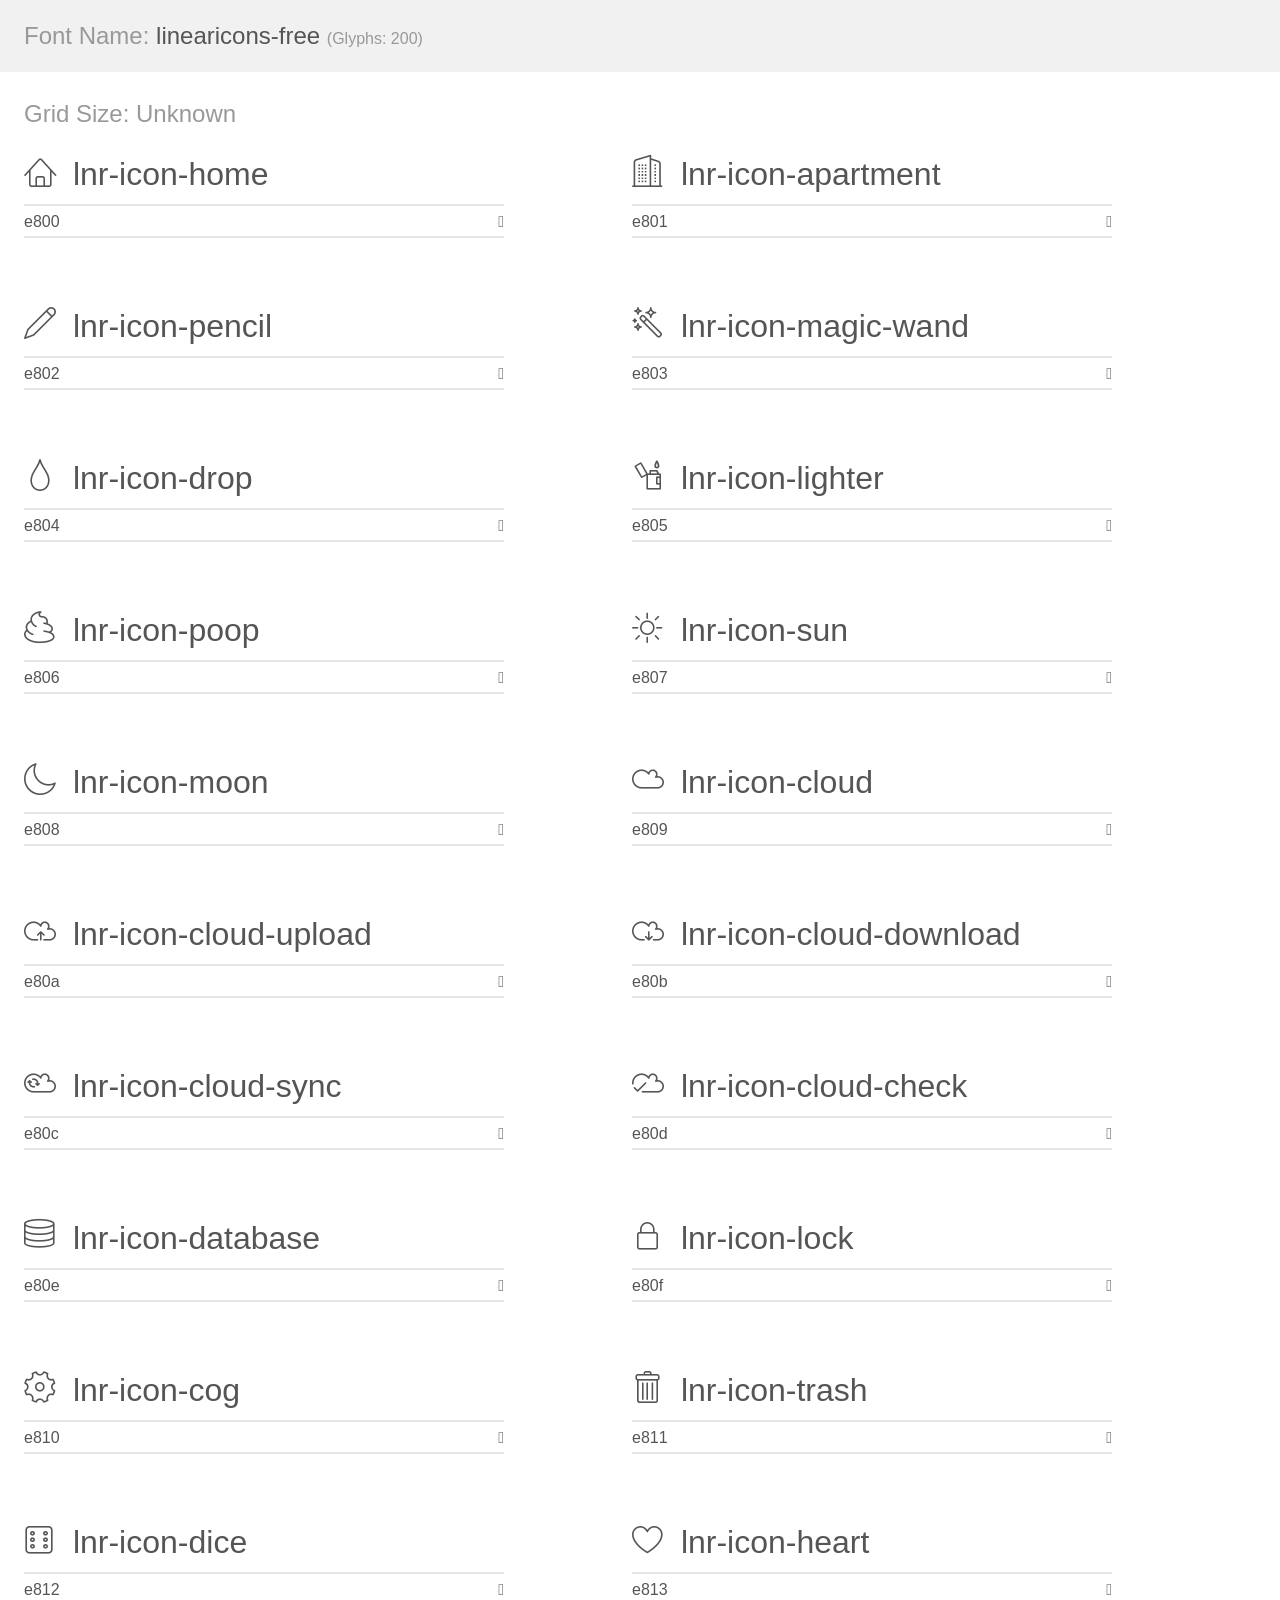
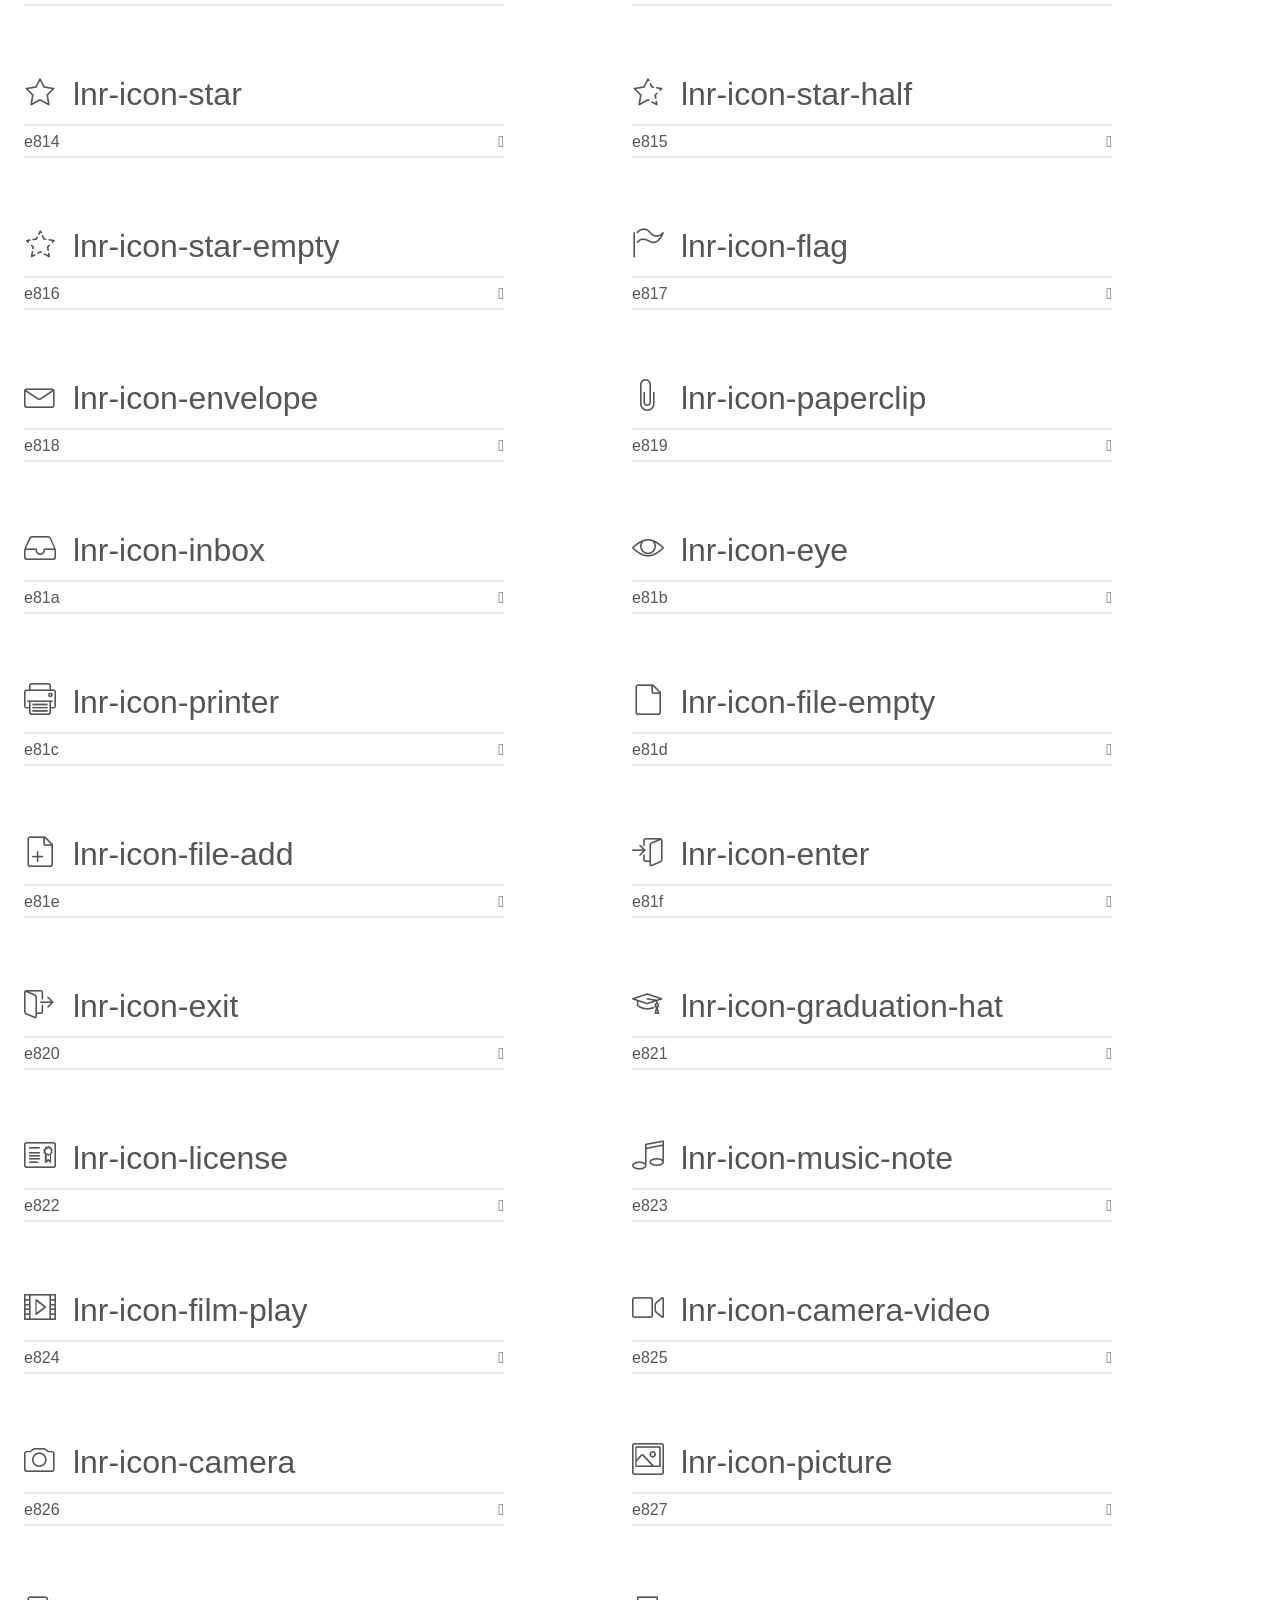
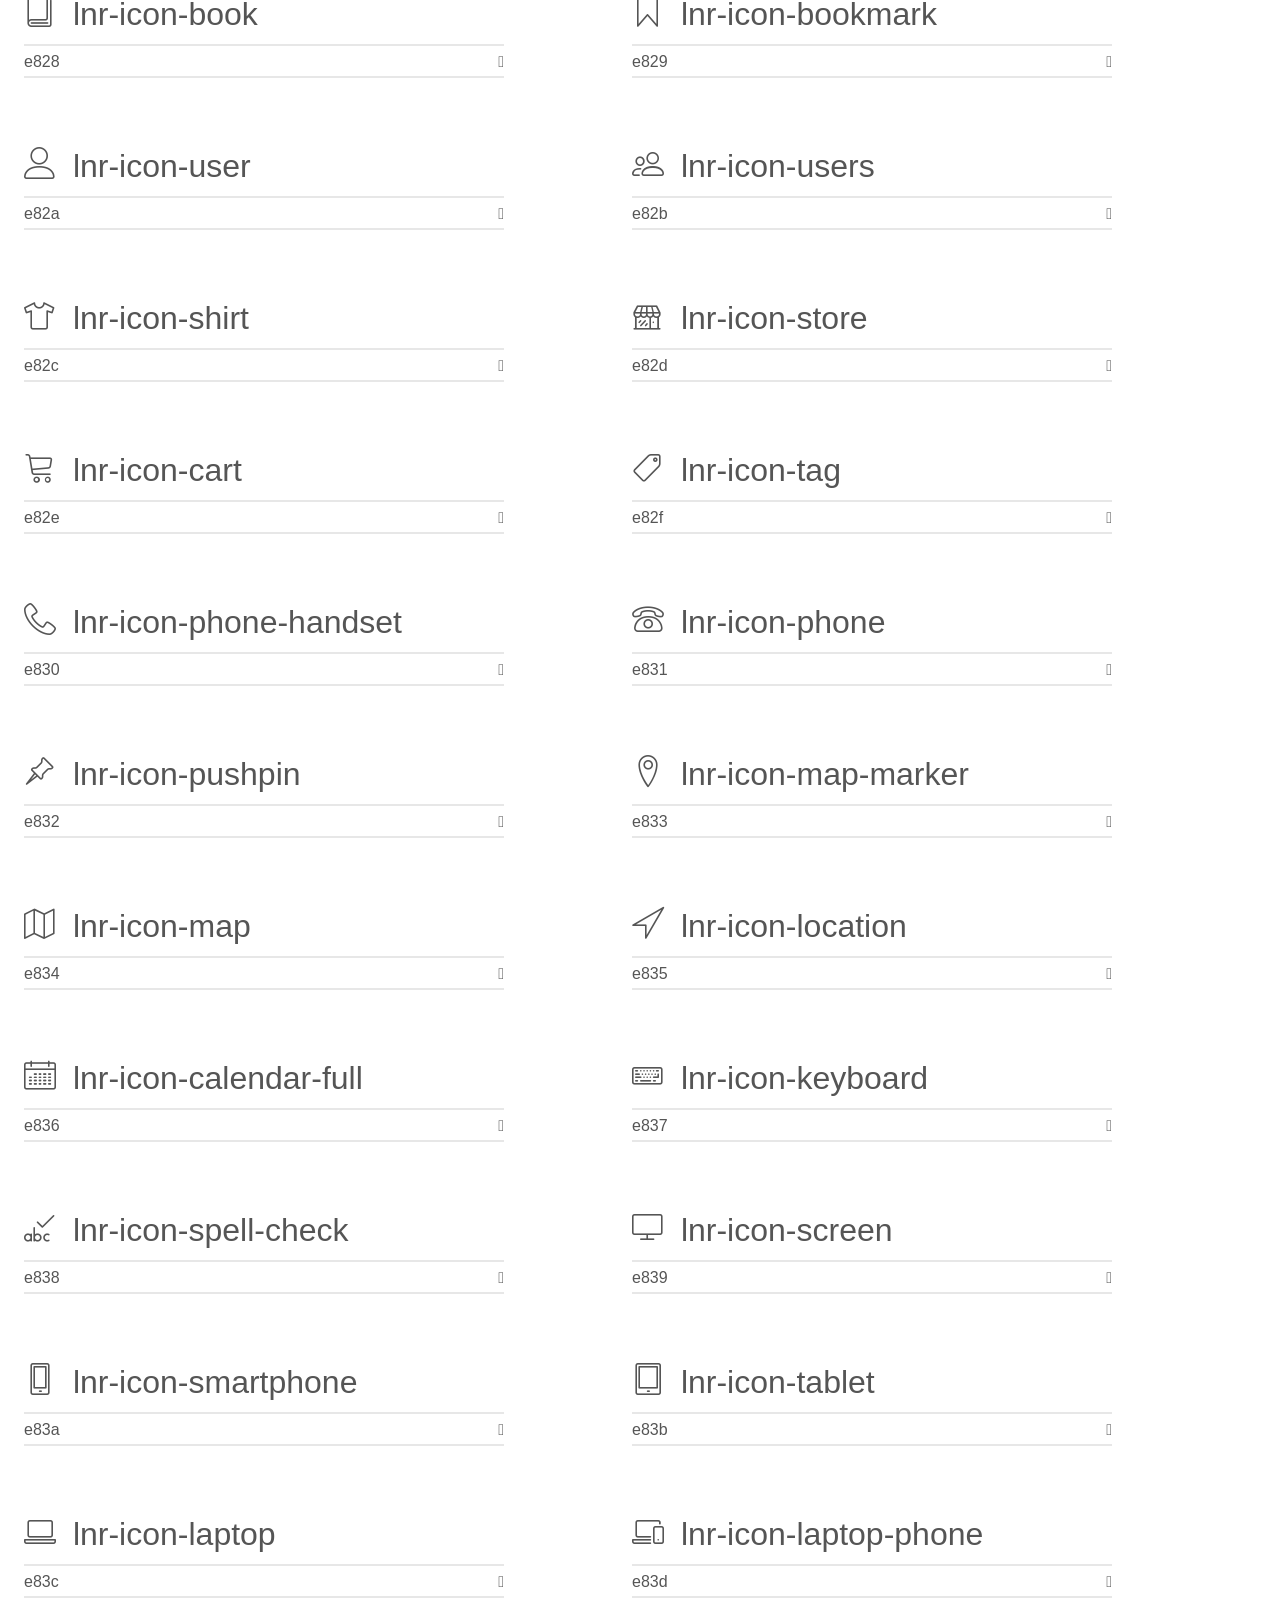
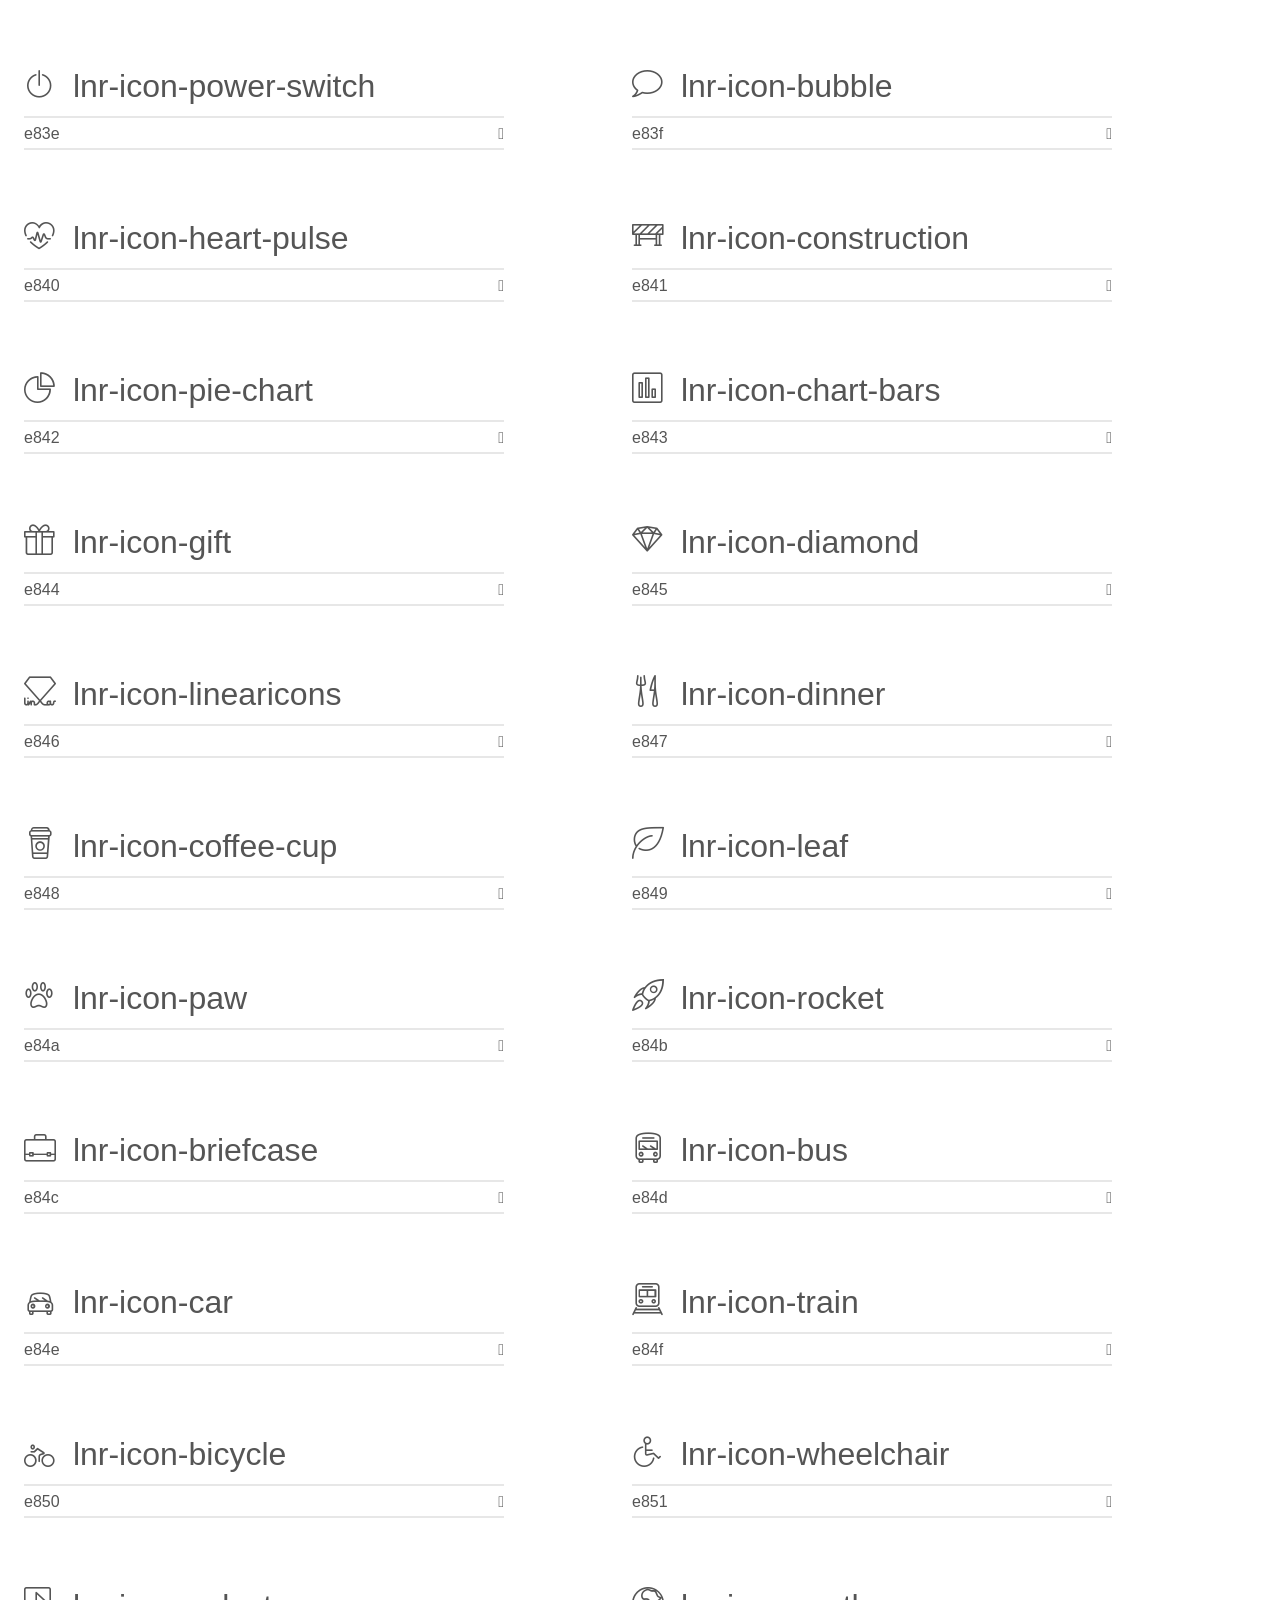
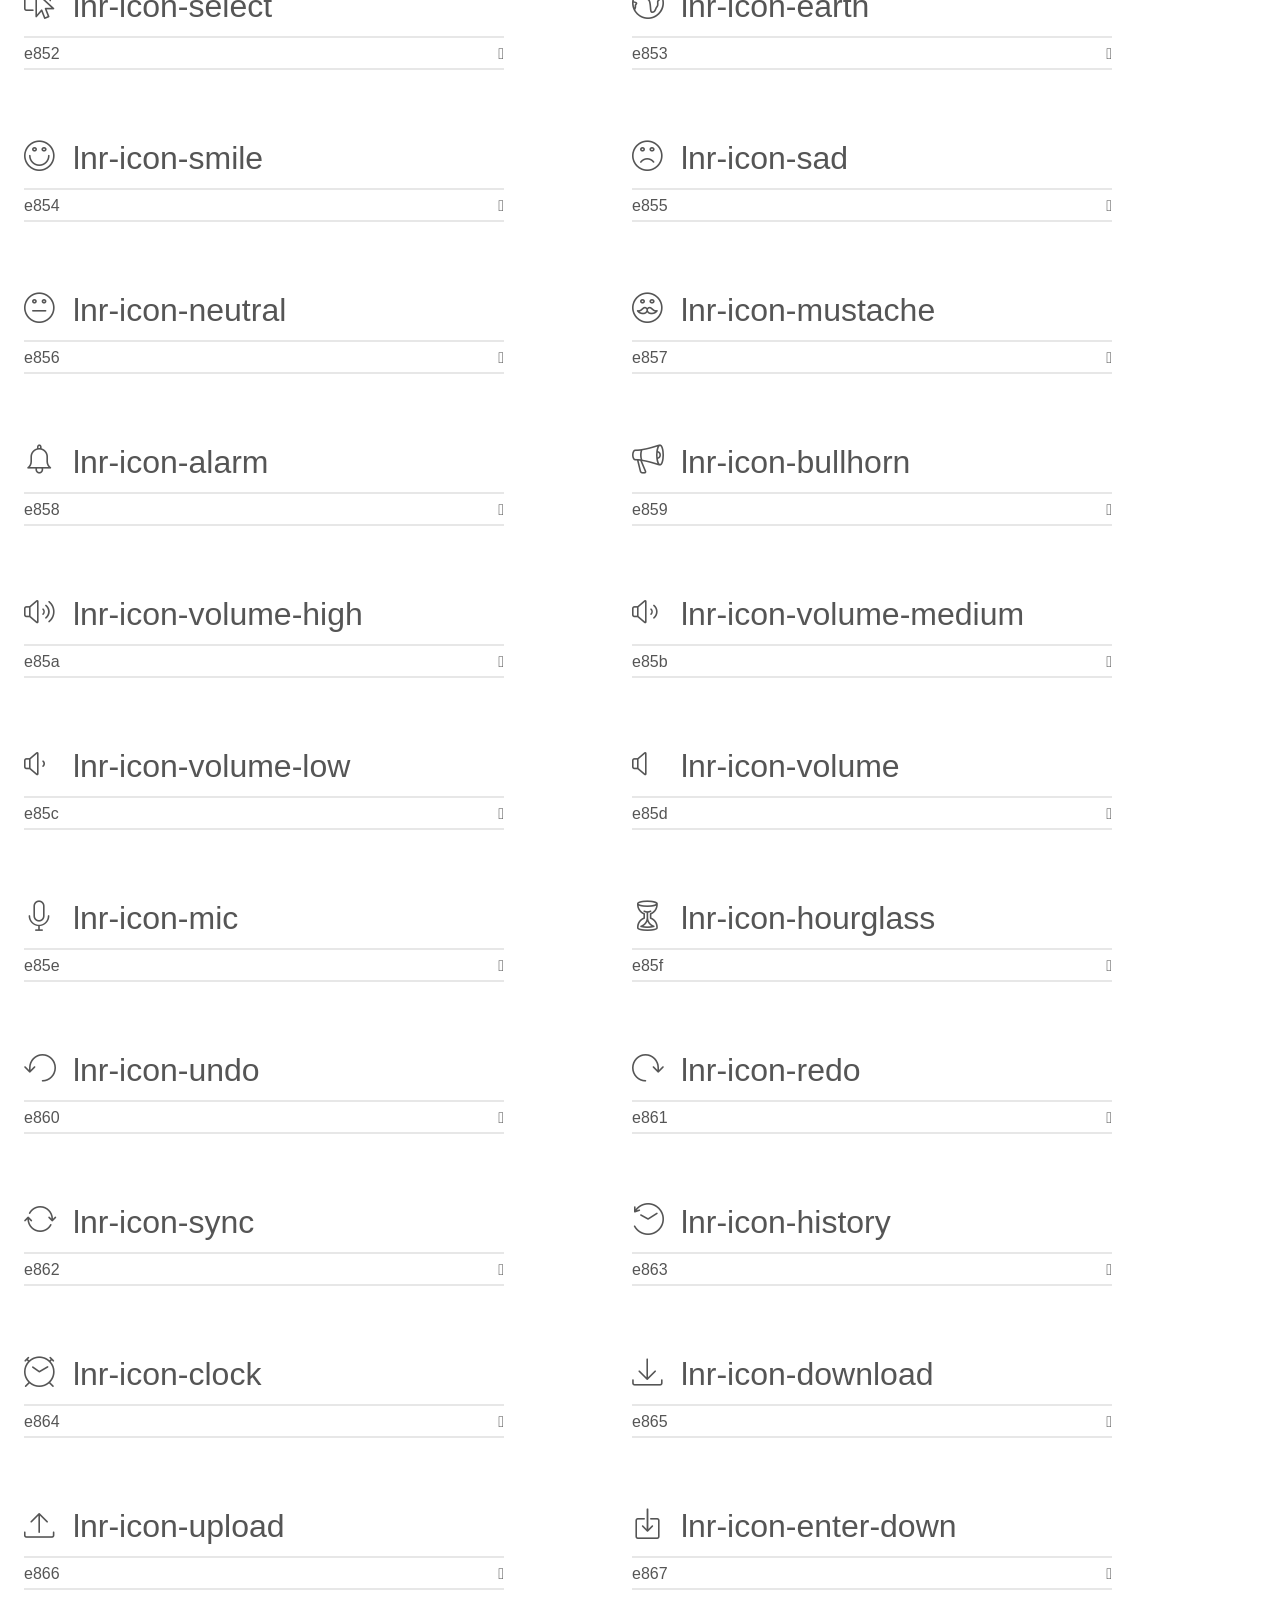
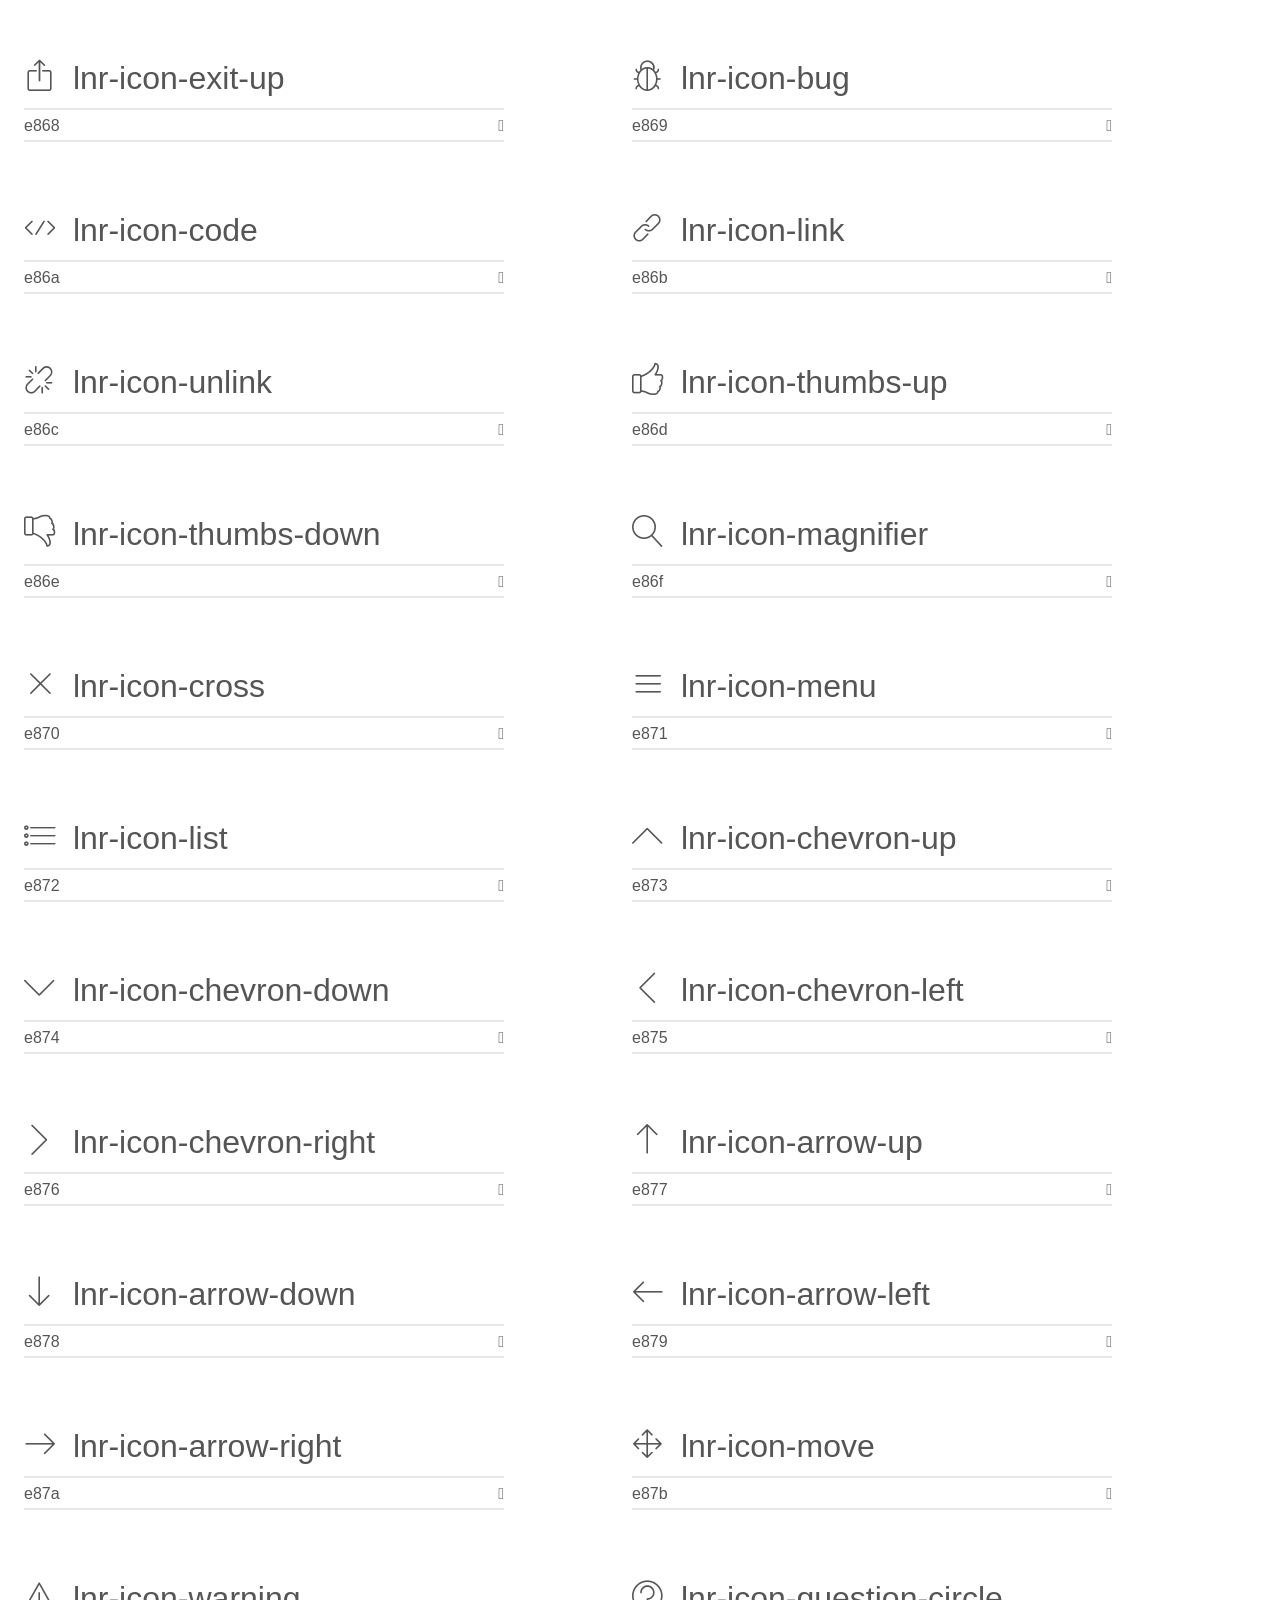
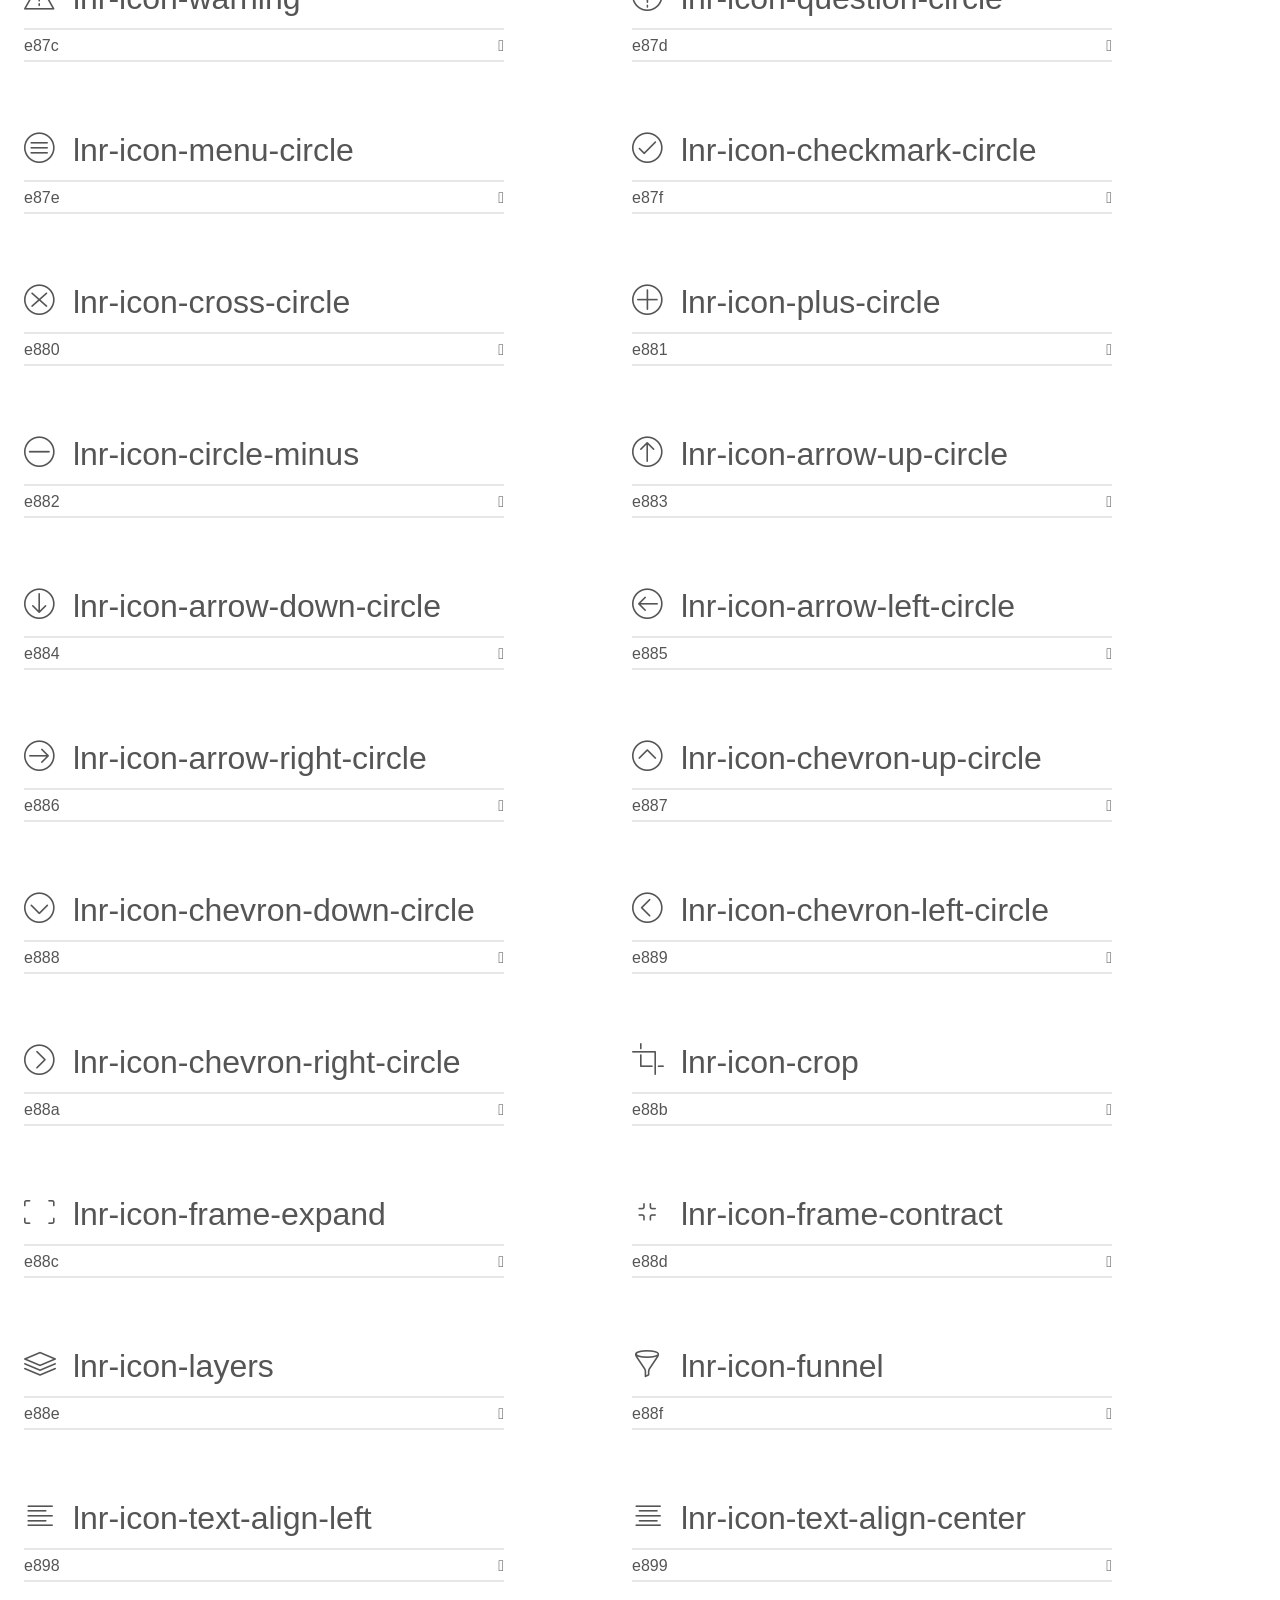
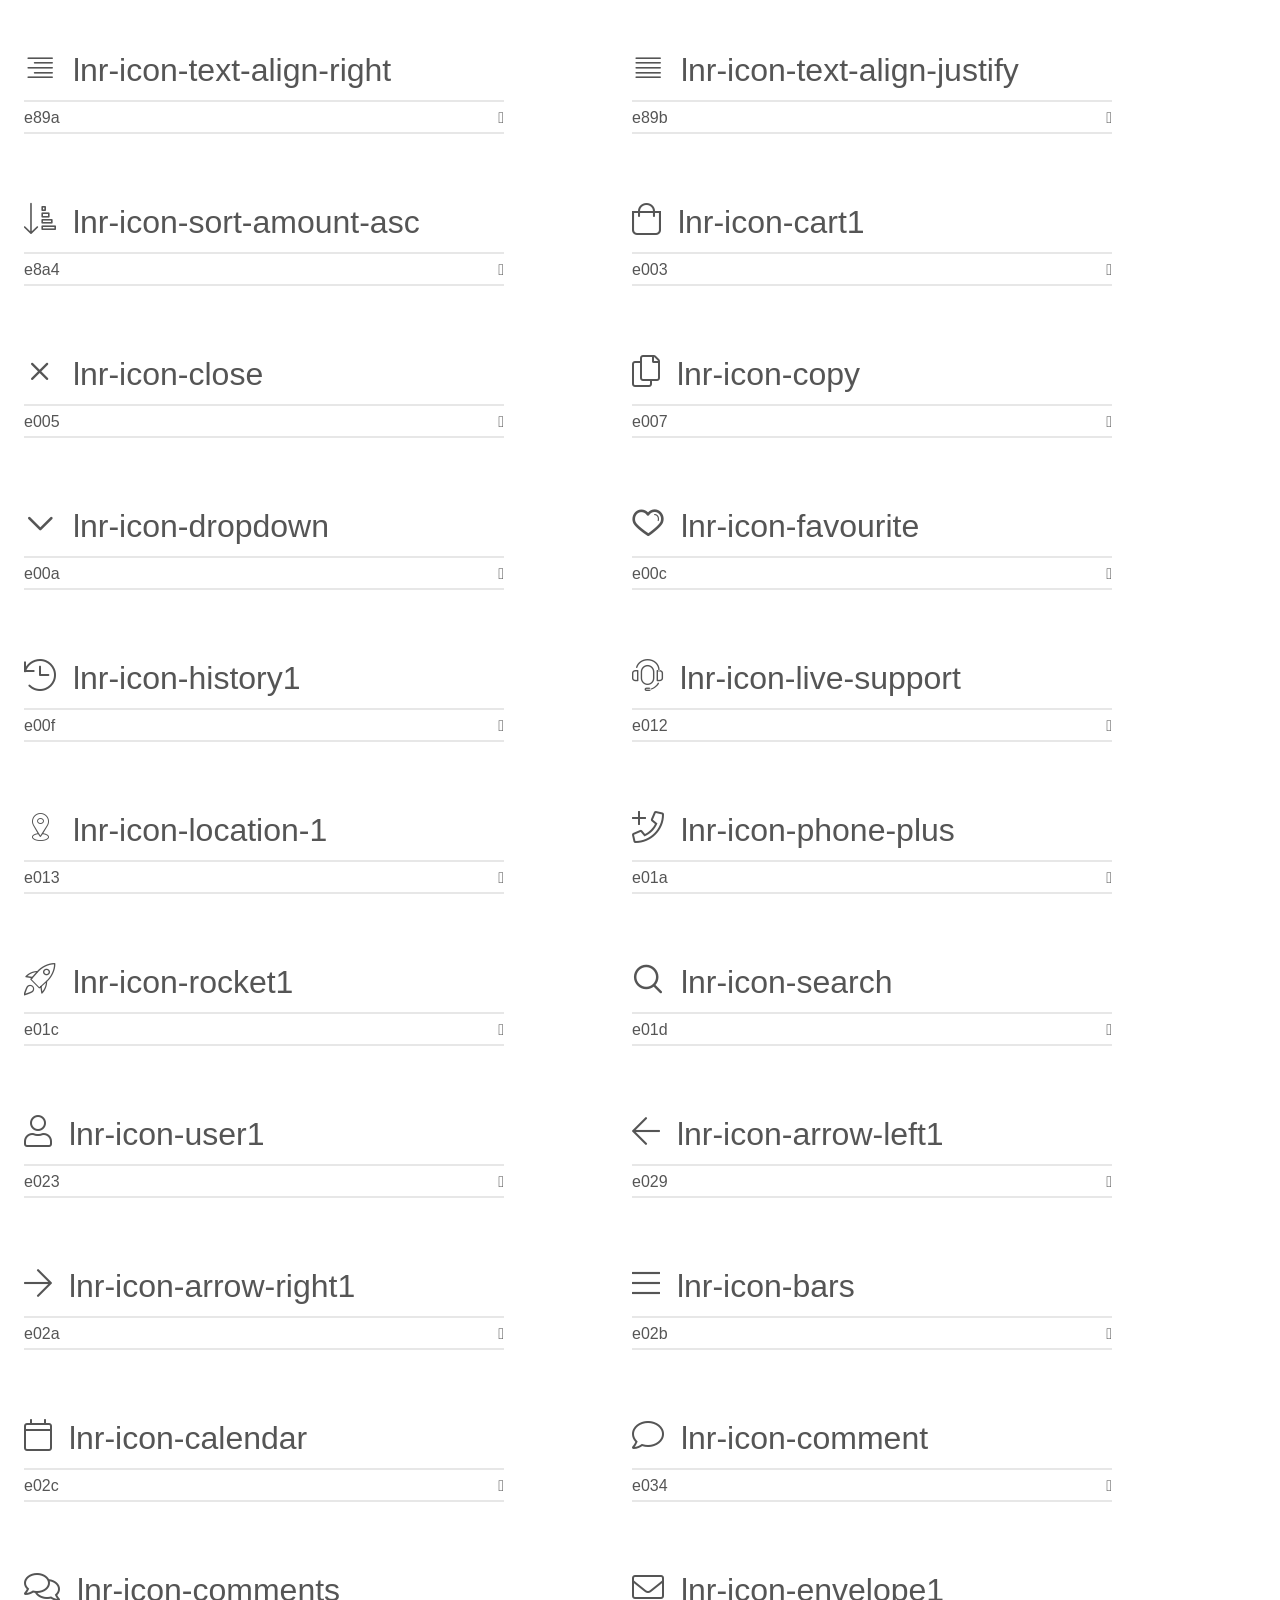
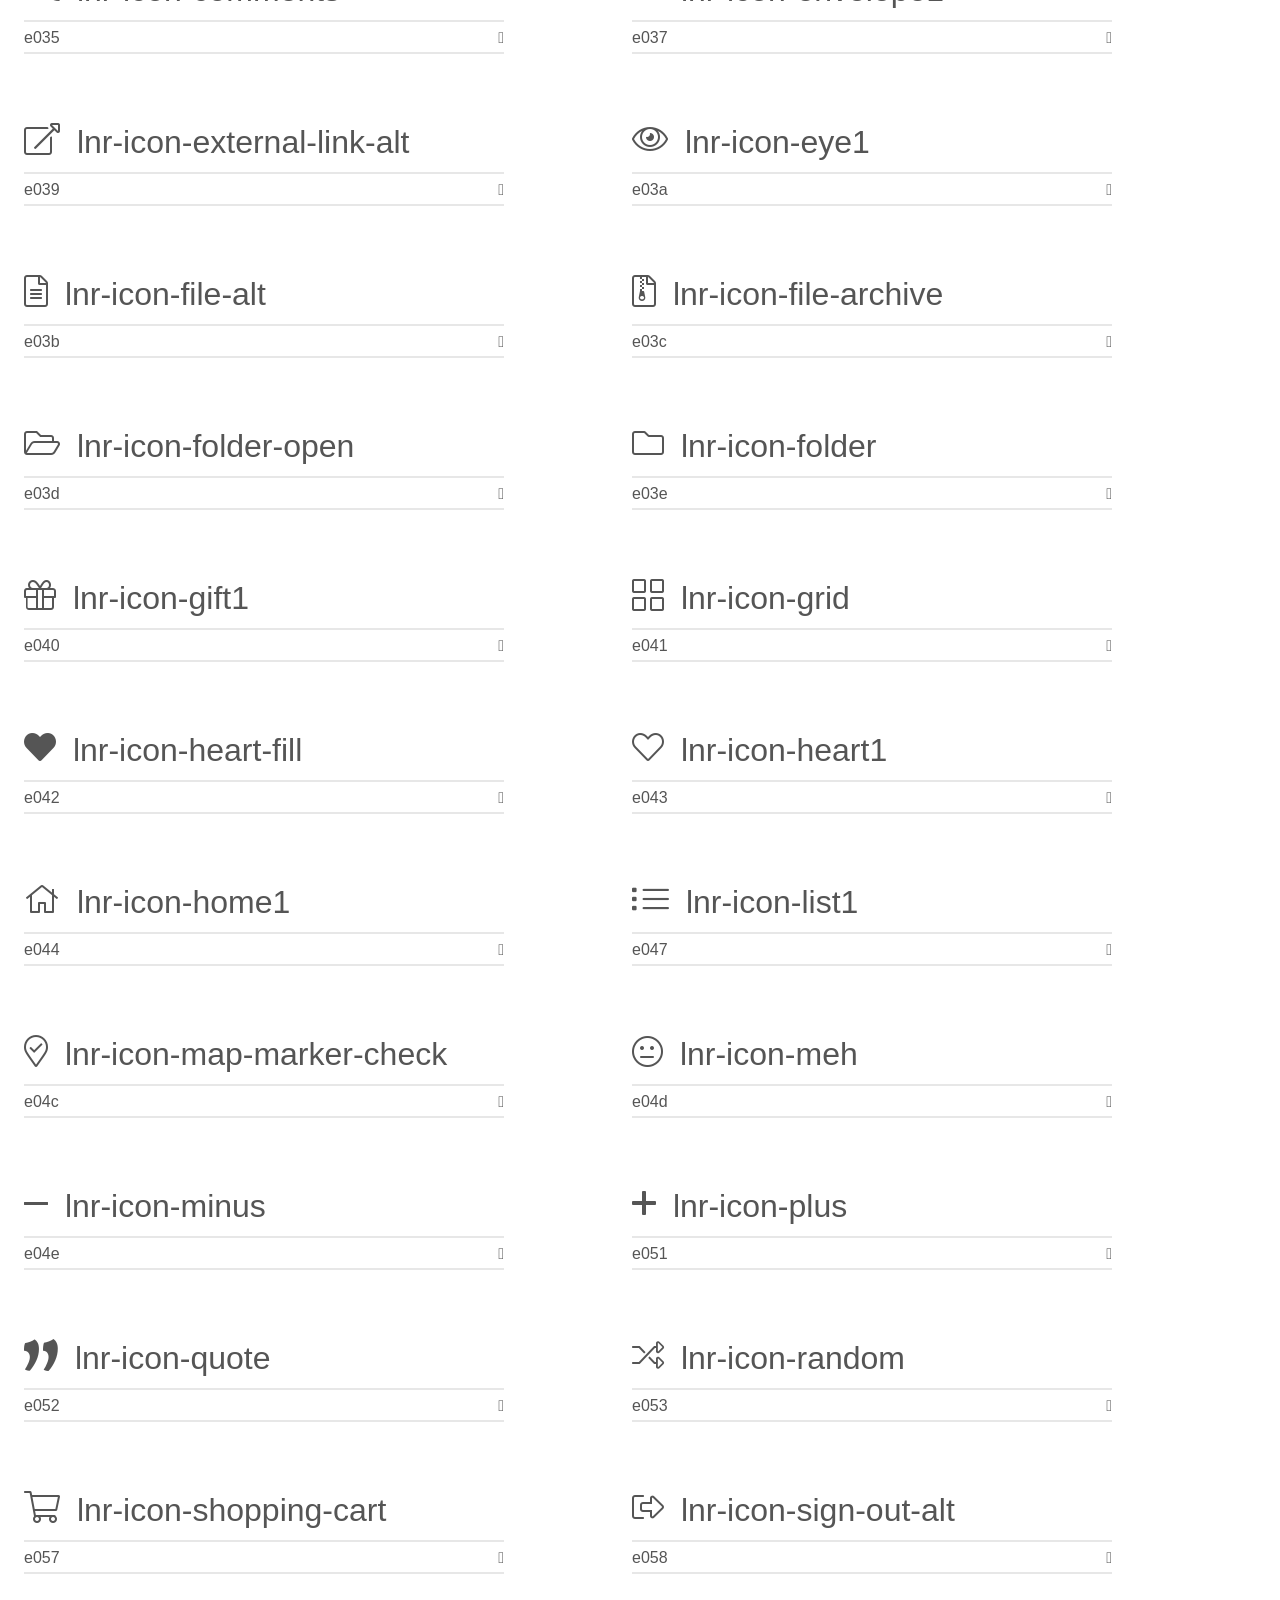
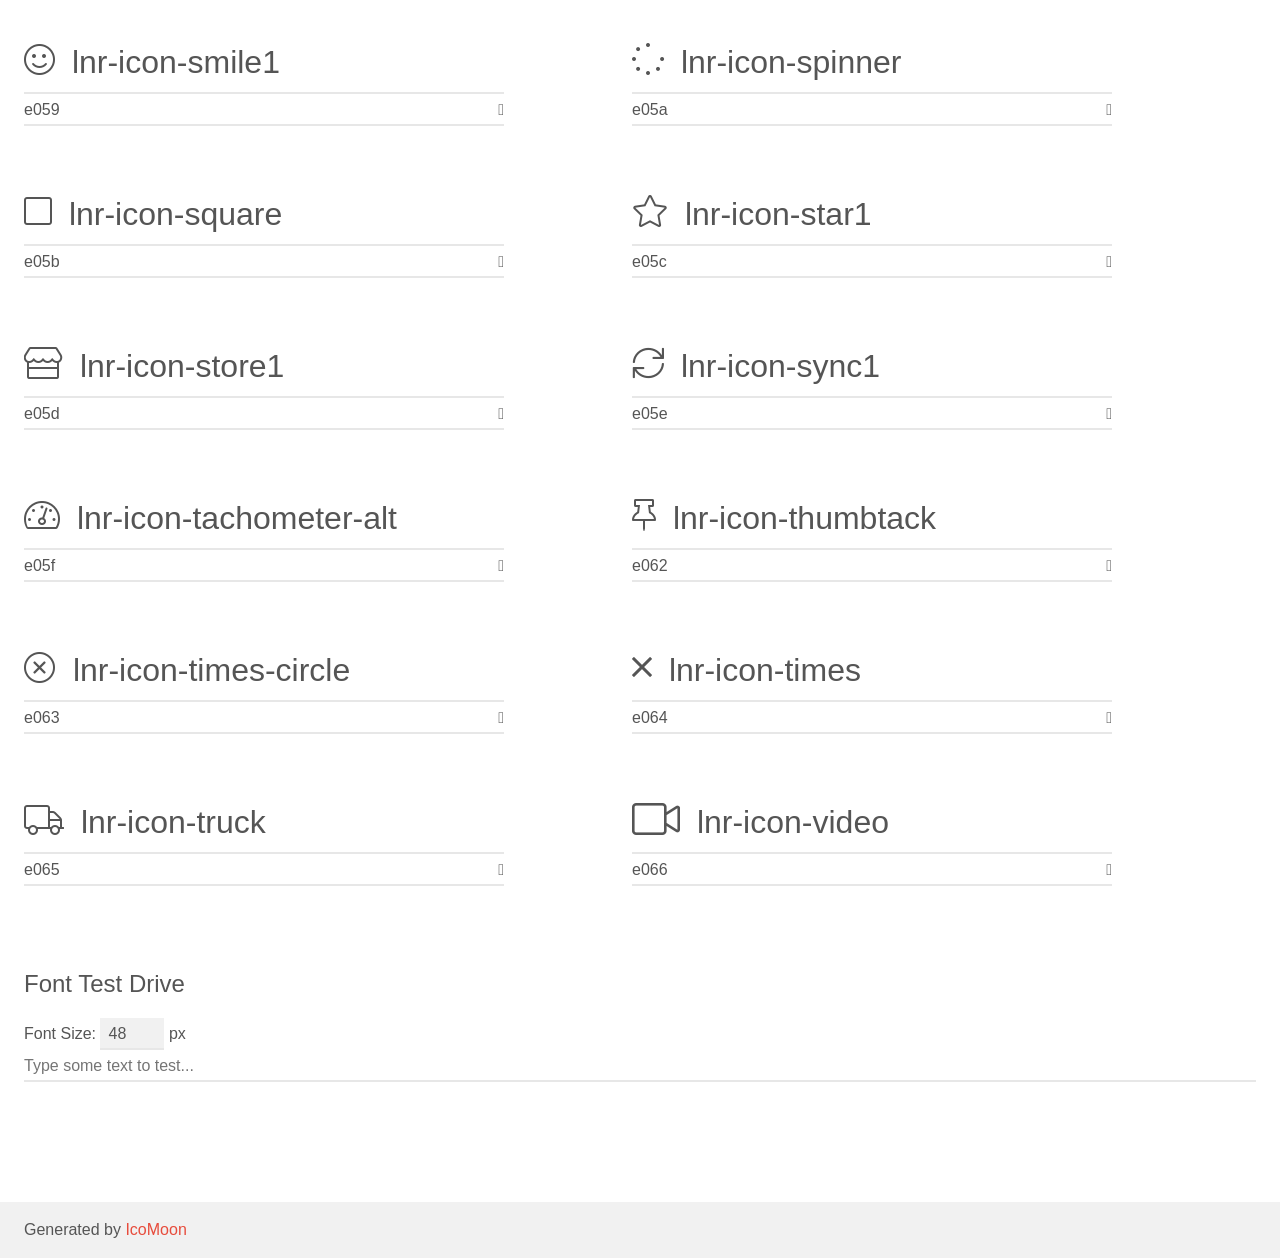
<file: fonts/linearicons-free.html>
<!doctype html>
<html>
<head>
    <meta charset="utf-8">
    <title>IcoMoon Demo</title>
    <meta name="description" content="An Icon Font Generated By IcoMoon.io">
    <meta name="viewport" content="width=device-width, initial-scale=1">
    <link rel="stylesheet" href="demo-files/demo.css">
    <link rel="stylesheet" href="linearicons-free.css"></head>
<body>
    <div class="bgc1 clearfix">
        <h1 class="mhmm mvm"><span class="fgc1">Font Name:</span> linearicons-free <small class="fgc1">(Glyphs:&nbsp;200)</small></h1>
    </div>
    <div class="clearfix mhl ptl">
        <h1 class="mvm mtn fgc1">Grid Size: Unknown</h1>
        <div class="glyph fs1">
            <div class="clearfix bshadow0 pbs">
                <span class="lnr-icon-home"></span>
                <span class="mls"> lnr-icon-home</span>
            </div>
            <fieldset class="fs0 size1of1 clearfix hidden-false">
                <input type="text" readonly value="e800" class="unit size1of2" />
                <input type="text" maxlength="1" readonly value="&#xe800;" class="unitRight size1of2 talign-right" />
            </fieldset>
            <div class="fs0 bshadow0 clearfix hidden-true">
                <span class="unit pvs fgc1">liga: </span>
                <input type="text" readonly value="" class="liga unitRight" />
            </div>
        </div>
        <div class="glyph fs1">
            <div class="clearfix bshadow0 pbs">
                <span class="lnr-icon-apartment"></span>
                <span class="mls"> lnr-icon-apartment</span>
            </div>
            <fieldset class="fs0 size1of1 clearfix hidden-false">
                <input type="text" readonly value="e801" class="unit size1of2" />
                <input type="text" maxlength="1" readonly value="&#xe801;" class="unitRight size1of2 talign-right" />
            </fieldset>
            <div class="fs0 bshadow0 clearfix hidden-true">
                <span class="unit pvs fgc1">liga: </span>
                <input type="text" readonly value="" class="liga unitRight" />
            </div>
        </div>
        <div class="glyph fs1">
            <div class="clearfix bshadow0 pbs">
                <span class="lnr-icon-pencil"></span>
                <span class="mls"> lnr-icon-pencil</span>
            </div>
            <fieldset class="fs0 size1of1 clearfix hidden-false">
                <input type="text" readonly value="e802" class="unit size1of2" />
                <input type="text" maxlength="1" readonly value="&#xe802;" class="unitRight size1of2 talign-right" />
            </fieldset>
            <div class="fs0 bshadow0 clearfix hidden-true">
                <span class="unit pvs fgc1">liga: </span>
                <input type="text" readonly value="" class="liga unitRight" />
            </div>
        </div>
        <div class="glyph fs1">
            <div class="clearfix bshadow0 pbs">
                <span class="lnr-icon-magic-wand"></span>
                <span class="mls"> lnr-icon-magic-wand</span>
            </div>
            <fieldset class="fs0 size1of1 clearfix hidden-false">
                <input type="text" readonly value="e803" class="unit size1of2" />
                <input type="text" maxlength="1" readonly value="&#xe803;" class="unitRight size1of2 talign-right" />
            </fieldset>
            <div class="fs0 bshadow0 clearfix hidden-true">
                <span class="unit pvs fgc1">liga: </span>
                <input type="text" readonly value="" class="liga unitRight" />
            </div>
        </div>
        <div class="glyph fs1">
            <div class="clearfix bshadow0 pbs">
                <span class="lnr-icon-drop"></span>
                <span class="mls"> lnr-icon-drop</span>
            </div>
            <fieldset class="fs0 size1of1 clearfix hidden-false">
                <input type="text" readonly value="e804" class="unit size1of2" />
                <input type="text" maxlength="1" readonly value="&#xe804;" class="unitRight size1of2 talign-right" />
            </fieldset>
            <div class="fs0 bshadow0 clearfix hidden-true">
                <span class="unit pvs fgc1">liga: </span>
                <input type="text" readonly value="" class="liga unitRight" />
            </div>
        </div>
        <div class="glyph fs1">
            <div class="clearfix bshadow0 pbs">
                <span class="lnr-icon-lighter"></span>
                <span class="mls"> lnr-icon-lighter</span>
            </div>
            <fieldset class="fs0 size1of1 clearfix hidden-false">
                <input type="text" readonly value="e805" class="unit size1of2" />
                <input type="text" maxlength="1" readonly value="&#xe805;" class="unitRight size1of2 talign-right" />
            </fieldset>
            <div class="fs0 bshadow0 clearfix hidden-true">
                <span class="unit pvs fgc1">liga: </span>
                <input type="text" readonly value="" class="liga unitRight" />
            </div>
        </div>
        <div class="glyph fs1">
            <div class="clearfix bshadow0 pbs">
                <span class="lnr-icon-poop"></span>
                <span class="mls"> lnr-icon-poop</span>
            </div>
            <fieldset class="fs0 size1of1 clearfix hidden-false">
                <input type="text" readonly value="e806" class="unit size1of2" />
                <input type="text" maxlength="1" readonly value="&#xe806;" class="unitRight size1of2 talign-right" />
            </fieldset>
            <div class="fs0 bshadow0 clearfix hidden-true">
                <span class="unit pvs fgc1">liga: </span>
                <input type="text" readonly value="" class="liga unitRight" />
            </div>
        </div>
        <div class="glyph fs1">
            <div class="clearfix bshadow0 pbs">
                <span class="lnr-icon-sun"></span>
                <span class="mls"> lnr-icon-sun</span>
            </div>
            <fieldset class="fs0 size1of1 clearfix hidden-false">
                <input type="text" readonly value="e807" class="unit size1of2" />
                <input type="text" maxlength="1" readonly value="&#xe807;" class="unitRight size1of2 talign-right" />
            </fieldset>
            <div class="fs0 bshadow0 clearfix hidden-true">
                <span class="unit pvs fgc1">liga: </span>
                <input type="text" readonly value="" class="liga unitRight" />
            </div>
        </div>
        <div class="glyph fs1">
            <div class="clearfix bshadow0 pbs">
                <span class="lnr-icon-moon"></span>
                <span class="mls"> lnr-icon-moon</span>
            </div>
            <fieldset class="fs0 size1of1 clearfix hidden-false">
                <input type="text" readonly value="e808" class="unit size1of2" />
                <input type="text" maxlength="1" readonly value="&#xe808;" class="unitRight size1of2 talign-right" />
            </fieldset>
            <div class="fs0 bshadow0 clearfix hidden-true">
                <span class="unit pvs fgc1">liga: </span>
                <input type="text" readonly value="" class="liga unitRight" />
            </div>
        </div>
        <div class="glyph fs1">
            <div class="clearfix bshadow0 pbs">
                <span class="lnr-icon-cloud"></span>
                <span class="mls"> lnr-icon-cloud</span>
            </div>
            <fieldset class="fs0 size1of1 clearfix hidden-false">
                <input type="text" readonly value="e809" class="unit size1of2" />
                <input type="text" maxlength="1" readonly value="&#xe809;" class="unitRight size1of2 talign-right" />
            </fieldset>
            <div class="fs0 bshadow0 clearfix hidden-true">
                <span class="unit pvs fgc1">liga: </span>
                <input type="text" readonly value="" class="liga unitRight" />
            </div>
        </div>
        <div class="glyph fs1">
            <div class="clearfix bshadow0 pbs">
                <span class="lnr-icon-cloud-upload"></span>
                <span class="mls"> lnr-icon-cloud-upload</span>
            </div>
            <fieldset class="fs0 size1of1 clearfix hidden-false">
                <input type="text" readonly value="e80a" class="unit size1of2" />
                <input type="text" maxlength="1" readonly value="&#xe80a;" class="unitRight size1of2 talign-right" />
            </fieldset>
            <div class="fs0 bshadow0 clearfix hidden-true">
                <span class="unit pvs fgc1">liga: </span>
                <input type="text" readonly value="" class="liga unitRight" />
            </div>
        </div>
        <div class="glyph fs1">
            <div class="clearfix bshadow0 pbs">
                <span class="lnr-icon-cloud-download"></span>
                <span class="mls"> lnr-icon-cloud-download</span>
            </div>
            <fieldset class="fs0 size1of1 clearfix hidden-false">
                <input type="text" readonly value="e80b" class="unit size1of2" />
                <input type="text" maxlength="1" readonly value="&#xe80b;" class="unitRight size1of2 talign-right" />
            </fieldset>
            <div class="fs0 bshadow0 clearfix hidden-true">
                <span class="unit pvs fgc1">liga: </span>
                <input type="text" readonly value="" class="liga unitRight" />
            </div>
        </div>
        <div class="glyph fs1">
            <div class="clearfix bshadow0 pbs">
                <span class="lnr-icon-cloud-sync"></span>
                <span class="mls"> lnr-icon-cloud-sync</span>
            </div>
            <fieldset class="fs0 size1of1 clearfix hidden-false">
                <input type="text" readonly value="e80c" class="unit size1of2" />
                <input type="text" maxlength="1" readonly value="&#xe80c;" class="unitRight size1of2 talign-right" />
            </fieldset>
            <div class="fs0 bshadow0 clearfix hidden-true">
                <span class="unit pvs fgc1">liga: </span>
                <input type="text" readonly value="" class="liga unitRight" />
            </div>
        </div>
        <div class="glyph fs1">
            <div class="clearfix bshadow0 pbs">
                <span class="lnr-icon-cloud-check"></span>
                <span class="mls"> lnr-icon-cloud-check</span>
            </div>
            <fieldset class="fs0 size1of1 clearfix hidden-false">
                <input type="text" readonly value="e80d" class="unit size1of2" />
                <input type="text" maxlength="1" readonly value="&#xe80d;" class="unitRight size1of2 talign-right" />
            </fieldset>
            <div class="fs0 bshadow0 clearfix hidden-true">
                <span class="unit pvs fgc1">liga: </span>
                <input type="text" readonly value="" class="liga unitRight" />
            </div>
        </div>
        <div class="glyph fs1">
            <div class="clearfix bshadow0 pbs">
                <span class="lnr-icon-database"></span>
                <span class="mls"> lnr-icon-database</span>
            </div>
            <fieldset class="fs0 size1of1 clearfix hidden-false">
                <input type="text" readonly value="e80e" class="unit size1of2" />
                <input type="text" maxlength="1" readonly value="&#xe80e;" class="unitRight size1of2 talign-right" />
            </fieldset>
            <div class="fs0 bshadow0 clearfix hidden-true">
                <span class="unit pvs fgc1">liga: </span>
                <input type="text" readonly value="" class="liga unitRight" />
            </div>
        </div>
        <div class="glyph fs1">
            <div class="clearfix bshadow0 pbs">
                <span class="lnr-icon-lock"></span>
                <span class="mls"> lnr-icon-lock</span>
            </div>
            <fieldset class="fs0 size1of1 clearfix hidden-false">
                <input type="text" readonly value="e80f" class="unit size1of2" />
                <input type="text" maxlength="1" readonly value="&#xe80f;" class="unitRight size1of2 talign-right" />
            </fieldset>
            <div class="fs0 bshadow0 clearfix hidden-true">
                <span class="unit pvs fgc1">liga: </span>
                <input type="text" readonly value="" class="liga unitRight" />
            </div>
        </div>
        <div class="glyph fs1">
            <div class="clearfix bshadow0 pbs">
                <span class="lnr-icon-cog"></span>
                <span class="mls"> lnr-icon-cog</span>
            </div>
            <fieldset class="fs0 size1of1 clearfix hidden-false">
                <input type="text" readonly value="e810" class="unit size1of2" />
                <input type="text" maxlength="1" readonly value="&#xe810;" class="unitRight size1of2 talign-right" />
            </fieldset>
            <div class="fs0 bshadow0 clearfix hidden-true">
                <span class="unit pvs fgc1">liga: </span>
                <input type="text" readonly value="" class="liga unitRight" />
            </div>
        </div>
        <div class="glyph fs1">
            <div class="clearfix bshadow0 pbs">
                <span class="lnr-icon-trash"></span>
                <span class="mls"> lnr-icon-trash</span>
            </div>
            <fieldset class="fs0 size1of1 clearfix hidden-false">
                <input type="text" readonly value="e811" class="unit size1of2" />
                <input type="text" maxlength="1" readonly value="&#xe811;" class="unitRight size1of2 talign-right" />
            </fieldset>
            <div class="fs0 bshadow0 clearfix hidden-true">
                <span class="unit pvs fgc1">liga: </span>
                <input type="text" readonly value="" class="liga unitRight" />
            </div>
        </div>
        <div class="glyph fs1">
            <div class="clearfix bshadow0 pbs">
                <span class="lnr-icon-dice"></span>
                <span class="mls"> lnr-icon-dice</span>
            </div>
            <fieldset class="fs0 size1of1 clearfix hidden-false">
                <input type="text" readonly value="e812" class="unit size1of2" />
                <input type="text" maxlength="1" readonly value="&#xe812;" class="unitRight size1of2 talign-right" />
            </fieldset>
            <div class="fs0 bshadow0 clearfix hidden-true">
                <span class="unit pvs fgc1">liga: </span>
                <input type="text" readonly value="" class="liga unitRight" />
            </div>
        </div>
        <div class="glyph fs1">
            <div class="clearfix bshadow0 pbs">
                <span class="lnr-icon-heart"></span>
                <span class="mls"> lnr-icon-heart</span>
            </div>
            <fieldset class="fs0 size1of1 clearfix hidden-false">
                <input type="text" readonly value="e813" class="unit size1of2" />
                <input type="text" maxlength="1" readonly value="&#xe813;" class="unitRight size1of2 talign-right" />
            </fieldset>
            <div class="fs0 bshadow0 clearfix hidden-true">
                <span class="unit pvs fgc1">liga: </span>
                <input type="text" readonly value="" class="liga unitRight" />
            </div>
        </div>
        <div class="glyph fs1">
            <div class="clearfix bshadow0 pbs">
                <span class="lnr-icon-star"></span>
                <span class="mls"> lnr-icon-star</span>
            </div>
            <fieldset class="fs0 size1of1 clearfix hidden-false">
                <input type="text" readonly value="e814" class="unit size1of2" />
                <input type="text" maxlength="1" readonly value="&#xe814;" class="unitRight size1of2 talign-right" />
            </fieldset>
            <div class="fs0 bshadow0 clearfix hidden-true">
                <span class="unit pvs fgc1">liga: </span>
                <input type="text" readonly value="" class="liga unitRight" />
            </div>
        </div>
        <div class="glyph fs1">
            <div class="clearfix bshadow0 pbs">
                <span class="lnr-icon-star-half"></span>
                <span class="mls"> lnr-icon-star-half</span>
            </div>
            <fieldset class="fs0 size1of1 clearfix hidden-false">
                <input type="text" readonly value="e815" class="unit size1of2" />
                <input type="text" maxlength="1" readonly value="&#xe815;" class="unitRight size1of2 talign-right" />
            </fieldset>
            <div class="fs0 bshadow0 clearfix hidden-true">
                <span class="unit pvs fgc1">liga: </span>
                <input type="text" readonly value="" class="liga unitRight" />
            </div>
        </div>
        <div class="glyph fs1">
            <div class="clearfix bshadow0 pbs">
                <span class="lnr-icon-star-empty"></span>
                <span class="mls"> lnr-icon-star-empty</span>
            </div>
            <fieldset class="fs0 size1of1 clearfix hidden-false">
                <input type="text" readonly value="e816" class="unit size1of2" />
                <input type="text" maxlength="1" readonly value="&#xe816;" class="unitRight size1of2 talign-right" />
            </fieldset>
            <div class="fs0 bshadow0 clearfix hidden-true">
                <span class="unit pvs fgc1">liga: </span>
                <input type="text" readonly value="" class="liga unitRight" />
            </div>
        </div>
        <div class="glyph fs1">
            <div class="clearfix bshadow0 pbs">
                <span class="lnr-icon-flag"></span>
                <span class="mls"> lnr-icon-flag</span>
            </div>
            <fieldset class="fs0 size1of1 clearfix hidden-false">
                <input type="text" readonly value="e817" class="unit size1of2" />
                <input type="text" maxlength="1" readonly value="&#xe817;" class="unitRight size1of2 talign-right" />
            </fieldset>
            <div class="fs0 bshadow0 clearfix hidden-true">
                <span class="unit pvs fgc1">liga: </span>
                <input type="text" readonly value="" class="liga unitRight" />
            </div>
        </div>
        <div class="glyph fs1">
            <div class="clearfix bshadow0 pbs">
                <span class="lnr-icon-envelope"></span>
                <span class="mls"> lnr-icon-envelope</span>
            </div>
            <fieldset class="fs0 size1of1 clearfix hidden-false">
                <input type="text" readonly value="e818" class="unit size1of2" />
                <input type="text" maxlength="1" readonly value="&#xe818;" class="unitRight size1of2 talign-right" />
            </fieldset>
            <div class="fs0 bshadow0 clearfix hidden-true">
                <span class="unit pvs fgc1">liga: </span>
                <input type="text" readonly value="" class="liga unitRight" />
            </div>
        </div>
        <div class="glyph fs1">
            <div class="clearfix bshadow0 pbs">
                <span class="lnr-icon-paperclip"></span>
                <span class="mls"> lnr-icon-paperclip</span>
            </div>
            <fieldset class="fs0 size1of1 clearfix hidden-false">
                <input type="text" readonly value="e819" class="unit size1of2" />
                <input type="text" maxlength="1" readonly value="&#xe819;" class="unitRight size1of2 talign-right" />
            </fieldset>
            <div class="fs0 bshadow0 clearfix hidden-true">
                <span class="unit pvs fgc1">liga: </span>
                <input type="text" readonly value="" class="liga unitRight" />
            </div>
        </div>
        <div class="glyph fs1">
            <div class="clearfix bshadow0 pbs">
                <span class="lnr-icon-inbox"></span>
                <span class="mls"> lnr-icon-inbox</span>
            </div>
            <fieldset class="fs0 size1of1 clearfix hidden-false">
                <input type="text" readonly value="e81a" class="unit size1of2" />
                <input type="text" maxlength="1" readonly value="&#xe81a;" class="unitRight size1of2 talign-right" />
            </fieldset>
            <div class="fs0 bshadow0 clearfix hidden-true">
                <span class="unit pvs fgc1">liga: </span>
                <input type="text" readonly value="" class="liga unitRight" />
            </div>
        </div>
        <div class="glyph fs1">
            <div class="clearfix bshadow0 pbs">
                <span class="lnr-icon-eye"></span>
                <span class="mls"> lnr-icon-eye</span>
            </div>
            <fieldset class="fs0 size1of1 clearfix hidden-false">
                <input type="text" readonly value="e81b" class="unit size1of2" />
                <input type="text" maxlength="1" readonly value="&#xe81b;" class="unitRight size1of2 talign-right" />
            </fieldset>
            <div class="fs0 bshadow0 clearfix hidden-true">
                <span class="unit pvs fgc1">liga: </span>
                <input type="text" readonly value="" class="liga unitRight" />
            </div>
        </div>
        <div class="glyph fs1">
            <div class="clearfix bshadow0 pbs">
                <span class="lnr-icon-printer"></span>
                <span class="mls"> lnr-icon-printer</span>
            </div>
            <fieldset class="fs0 size1of1 clearfix hidden-false">
                <input type="text" readonly value="e81c" class="unit size1of2" />
                <input type="text" maxlength="1" readonly value="&#xe81c;" class="unitRight size1of2 talign-right" />
            </fieldset>
            <div class="fs0 bshadow0 clearfix hidden-true">
                <span class="unit pvs fgc1">liga: </span>
                <input type="text" readonly value="" class="liga unitRight" />
            </div>
        </div>
        <div class="glyph fs1">
            <div class="clearfix bshadow0 pbs">
                <span class="lnr-icon-file-empty"></span>
                <span class="mls"> lnr-icon-file-empty</span>
            </div>
            <fieldset class="fs0 size1of1 clearfix hidden-false">
                <input type="text" readonly value="e81d" class="unit size1of2" />
                <input type="text" maxlength="1" readonly value="&#xe81d;" class="unitRight size1of2 talign-right" />
            </fieldset>
            <div class="fs0 bshadow0 clearfix hidden-true">
                <span class="unit pvs fgc1">liga: </span>
                <input type="text" readonly value="" class="liga unitRight" />
            </div>
        </div>
        <div class="glyph fs1">
            <div class="clearfix bshadow0 pbs">
                <span class="lnr-icon-file-add"></span>
                <span class="mls"> lnr-icon-file-add</span>
            </div>
            <fieldset class="fs0 size1of1 clearfix hidden-false">
                <input type="text" readonly value="e81e" class="unit size1of2" />
                <input type="text" maxlength="1" readonly value="&#xe81e;" class="unitRight size1of2 talign-right" />
            </fieldset>
            <div class="fs0 bshadow0 clearfix hidden-true">
                <span class="unit pvs fgc1">liga: </span>
                <input type="text" readonly value="" class="liga unitRight" />
            </div>
        </div>
        <div class="glyph fs1">
            <div class="clearfix bshadow0 pbs">
                <span class="lnr-icon-enter"></span>
                <span class="mls"> lnr-icon-enter</span>
            </div>
            <fieldset class="fs0 size1of1 clearfix hidden-false">
                <input type="text" readonly value="e81f" class="unit size1of2" />
                <input type="text" maxlength="1" readonly value="&#xe81f;" class="unitRight size1of2 talign-right" />
            </fieldset>
            <div class="fs0 bshadow0 clearfix hidden-true">
                <span class="unit pvs fgc1">liga: </span>
                <input type="text" readonly value="" class="liga unitRight" />
            </div>
        </div>
        <div class="glyph fs1">
            <div class="clearfix bshadow0 pbs">
                <span class="lnr-icon-exit"></span>
                <span class="mls"> lnr-icon-exit</span>
            </div>
            <fieldset class="fs0 size1of1 clearfix hidden-false">
                <input type="text" readonly value="e820" class="unit size1of2" />
                <input type="text" maxlength="1" readonly value="&#xe820;" class="unitRight size1of2 talign-right" />
            </fieldset>
            <div class="fs0 bshadow0 clearfix hidden-true">
                <span class="unit pvs fgc1">liga: </span>
                <input type="text" readonly value="" class="liga unitRight" />
            </div>
        </div>
        <div class="glyph fs1">
            <div class="clearfix bshadow0 pbs">
                <span class="lnr-icon-graduation-hat"></span>
                <span class="mls"> lnr-icon-graduation-hat</span>
            </div>
            <fieldset class="fs0 size1of1 clearfix hidden-false">
                <input type="text" readonly value="e821" class="unit size1of2" />
                <input type="text" maxlength="1" readonly value="&#xe821;" class="unitRight size1of2 talign-right" />
            </fieldset>
            <div class="fs0 bshadow0 clearfix hidden-true">
                <span class="unit pvs fgc1">liga: </span>
                <input type="text" readonly value="" class="liga unitRight" />
            </div>
        </div>
        <div class="glyph fs1">
            <div class="clearfix bshadow0 pbs">
                <span class="lnr-icon-license"></span>
                <span class="mls"> lnr-icon-license</span>
            </div>
            <fieldset class="fs0 size1of1 clearfix hidden-false">
                <input type="text" readonly value="e822" class="unit size1of2" />
                <input type="text" maxlength="1" readonly value="&#xe822;" class="unitRight size1of2 talign-right" />
            </fieldset>
            <div class="fs0 bshadow0 clearfix hidden-true">
                <span class="unit pvs fgc1">liga: </span>
                <input type="text" readonly value="" class="liga unitRight" />
            </div>
        </div>
        <div class="glyph fs1">
            <div class="clearfix bshadow0 pbs">
                <span class="lnr-icon-music-note"></span>
                <span class="mls"> lnr-icon-music-note</span>
            </div>
            <fieldset class="fs0 size1of1 clearfix hidden-false">
                <input type="text" readonly value="e823" class="unit size1of2" />
                <input type="text" maxlength="1" readonly value="&#xe823;" class="unitRight size1of2 talign-right" />
            </fieldset>
            <div class="fs0 bshadow0 clearfix hidden-true">
                <span class="unit pvs fgc1">liga: </span>
                <input type="text" readonly value="" class="liga unitRight" />
            </div>
        </div>
        <div class="glyph fs1">
            <div class="clearfix bshadow0 pbs">
                <span class="lnr-icon-film-play"></span>
                <span class="mls"> lnr-icon-film-play</span>
            </div>
            <fieldset class="fs0 size1of1 clearfix hidden-false">
                <input type="text" readonly value="e824" class="unit size1of2" />
                <input type="text" maxlength="1" readonly value="&#xe824;" class="unitRight size1of2 talign-right" />
            </fieldset>
            <div class="fs0 bshadow0 clearfix hidden-true">
                <span class="unit pvs fgc1">liga: </span>
                <input type="text" readonly value="" class="liga unitRight" />
            </div>
        </div>
        <div class="glyph fs1">
            <div class="clearfix bshadow0 pbs">
                <span class="lnr-icon-camera-video"></span>
                <span class="mls"> lnr-icon-camera-video</span>
            </div>
            <fieldset class="fs0 size1of1 clearfix hidden-false">
                <input type="text" readonly value="e825" class="unit size1of2" />
                <input type="text" maxlength="1" readonly value="&#xe825;" class="unitRight size1of2 talign-right" />
            </fieldset>
            <div class="fs0 bshadow0 clearfix hidden-true">
                <span class="unit pvs fgc1">liga: </span>
                <input type="text" readonly value="" class="liga unitRight" />
            </div>
        </div>
        <div class="glyph fs1">
            <div class="clearfix bshadow0 pbs">
                <span class="lnr-icon-camera"></span>
                <span class="mls"> lnr-icon-camera</span>
            </div>
            <fieldset class="fs0 size1of1 clearfix hidden-false">
                <input type="text" readonly value="e826" class="unit size1of2" />
                <input type="text" maxlength="1" readonly value="&#xe826;" class="unitRight size1of2 talign-right" />
            </fieldset>
            <div class="fs0 bshadow0 clearfix hidden-true">
                <span class="unit pvs fgc1">liga: </span>
                <input type="text" readonly value="" class="liga unitRight" />
            </div>
        </div>
        <div class="glyph fs1">
            <div class="clearfix bshadow0 pbs">
                <span class="lnr-icon-picture"></span>
                <span class="mls"> lnr-icon-picture</span>
            </div>
            <fieldset class="fs0 size1of1 clearfix hidden-false">
                <input type="text" readonly value="e827" class="unit size1of2" />
                <input type="text" maxlength="1" readonly value="&#xe827;" class="unitRight size1of2 talign-right" />
            </fieldset>
            <div class="fs0 bshadow0 clearfix hidden-true">
                <span class="unit pvs fgc1">liga: </span>
                <input type="text" readonly value="" class="liga unitRight" />
            </div>
        </div>
        <div class="glyph fs1">
            <div class="clearfix bshadow0 pbs">
                <span class="lnr-icon-book"></span>
                <span class="mls"> lnr-icon-book</span>
            </div>
            <fieldset class="fs0 size1of1 clearfix hidden-false">
                <input type="text" readonly value="e828" class="unit size1of2" />
                <input type="text" maxlength="1" readonly value="&#xe828;" class="unitRight size1of2 talign-right" />
            </fieldset>
            <div class="fs0 bshadow0 clearfix hidden-true">
                <span class="unit pvs fgc1">liga: </span>
                <input type="text" readonly value="" class="liga unitRight" />
            </div>
        </div>
        <div class="glyph fs1">
            <div class="clearfix bshadow0 pbs">
                <span class="lnr-icon-bookmark"></span>
                <span class="mls"> lnr-icon-bookmark</span>
            </div>
            <fieldset class="fs0 size1of1 clearfix hidden-false">
                <input type="text" readonly value="e829" class="unit size1of2" />
                <input type="text" maxlength="1" readonly value="&#xe829;" class="unitRight size1of2 talign-right" />
            </fieldset>
            <div class="fs0 bshadow0 clearfix hidden-true">
                <span class="unit pvs fgc1">liga: </span>
                <input type="text" readonly value="" class="liga unitRight" />
            </div>
        </div>
        <div class="glyph fs1">
            <div class="clearfix bshadow0 pbs">
                <span class="lnr-icon-user"></span>
                <span class="mls"> lnr-icon-user</span>
            </div>
            <fieldset class="fs0 size1of1 clearfix hidden-false">
                <input type="text" readonly value="e82a" class="unit size1of2" />
                <input type="text" maxlength="1" readonly value="&#xe82a;" class="unitRight size1of2 talign-right" />
            </fieldset>
            <div class="fs0 bshadow0 clearfix hidden-true">
                <span class="unit pvs fgc1">liga: </span>
                <input type="text" readonly value="" class="liga unitRight" />
            </div>
        </div>
        <div class="glyph fs1">
            <div class="clearfix bshadow0 pbs">
                <span class="lnr-icon-users"></span>
                <span class="mls"> lnr-icon-users</span>
            </div>
            <fieldset class="fs0 size1of1 clearfix hidden-false">
                <input type="text" readonly value="e82b" class="unit size1of2" />
                <input type="text" maxlength="1" readonly value="&#xe82b;" class="unitRight size1of2 talign-right" />
            </fieldset>
            <div class="fs0 bshadow0 clearfix hidden-true">
                <span class="unit pvs fgc1">liga: </span>
                <input type="text" readonly value="" class="liga unitRight" />
            </div>
        </div>
        <div class="glyph fs1">
            <div class="clearfix bshadow0 pbs">
                <span class="lnr-icon-shirt"></span>
                <span class="mls"> lnr-icon-shirt</span>
            </div>
            <fieldset class="fs0 size1of1 clearfix hidden-false">
                <input type="text" readonly value="e82c" class="unit size1of2" />
                <input type="text" maxlength="1" readonly value="&#xe82c;" class="unitRight size1of2 talign-right" />
            </fieldset>
            <div class="fs0 bshadow0 clearfix hidden-true">
                <span class="unit pvs fgc1">liga: </span>
                <input type="text" readonly value="" class="liga unitRight" />
            </div>
        </div>
        <div class="glyph fs1">
            <div class="clearfix bshadow0 pbs">
                <span class="lnr-icon-store"></span>
                <span class="mls"> lnr-icon-store</span>
            </div>
            <fieldset class="fs0 size1of1 clearfix hidden-false">
                <input type="text" readonly value="e82d" class="unit size1of2" />
                <input type="text" maxlength="1" readonly value="&#xe82d;" class="unitRight size1of2 talign-right" />
            </fieldset>
            <div class="fs0 bshadow0 clearfix hidden-true">
                <span class="unit pvs fgc1">liga: </span>
                <input type="text" readonly value="" class="liga unitRight" />
            </div>
        </div>
        <div class="glyph fs1">
            <div class="clearfix bshadow0 pbs">
                <span class="lnr-icon-cart"></span>
                <span class="mls"> lnr-icon-cart</span>
            </div>
            <fieldset class="fs0 size1of1 clearfix hidden-false">
                <input type="text" readonly value="e82e" class="unit size1of2" />
                <input type="text" maxlength="1" readonly value="&#xe82e;" class="unitRight size1of2 talign-right" />
            </fieldset>
            <div class="fs0 bshadow0 clearfix hidden-true">
                <span class="unit pvs fgc1">liga: </span>
                <input type="text" readonly value="" class="liga unitRight" />
            </div>
        </div>
        <div class="glyph fs1">
            <div class="clearfix bshadow0 pbs">
                <span class="lnr-icon-tag"></span>
                <span class="mls"> lnr-icon-tag</span>
            </div>
            <fieldset class="fs0 size1of1 clearfix hidden-false">
                <input type="text" readonly value="e82f" class="unit size1of2" />
                <input type="text" maxlength="1" readonly value="&#xe82f;" class="unitRight size1of2 talign-right" />
            </fieldset>
            <div class="fs0 bshadow0 clearfix hidden-true">
                <span class="unit pvs fgc1">liga: </span>
                <input type="text" readonly value="" class="liga unitRight" />
            </div>
        </div>
        <div class="glyph fs1">
            <div class="clearfix bshadow0 pbs">
                <span class="lnr-icon-phone-handset"></span>
                <span class="mls"> lnr-icon-phone-handset</span>
            </div>
            <fieldset class="fs0 size1of1 clearfix hidden-false">
                <input type="text" readonly value="e830" class="unit size1of2" />
                <input type="text" maxlength="1" readonly value="&#xe830;" class="unitRight size1of2 talign-right" />
            </fieldset>
            <div class="fs0 bshadow0 clearfix hidden-true">
                <span class="unit pvs fgc1">liga: </span>
                <input type="text" readonly value="" class="liga unitRight" />
            </div>
        </div>
        <div class="glyph fs1">
            <div class="clearfix bshadow0 pbs">
                <span class="lnr-icon-phone"></span>
                <span class="mls"> lnr-icon-phone</span>
            </div>
            <fieldset class="fs0 size1of1 clearfix hidden-false">
                <input type="text" readonly value="e831" class="unit size1of2" />
                <input type="text" maxlength="1" readonly value="&#xe831;" class="unitRight size1of2 talign-right" />
            </fieldset>
            <div class="fs0 bshadow0 clearfix hidden-true">
                <span class="unit pvs fgc1">liga: </span>
                <input type="text" readonly value="" class="liga unitRight" />
            </div>
        </div>
        <div class="glyph fs1">
            <div class="clearfix bshadow0 pbs">
                <span class="lnr-icon-pushpin"></span>
                <span class="mls"> lnr-icon-pushpin</span>
            </div>
            <fieldset class="fs0 size1of1 clearfix hidden-false">
                <input type="text" readonly value="e832" class="unit size1of2" />
                <input type="text" maxlength="1" readonly value="&#xe832;" class="unitRight size1of2 talign-right" />
            </fieldset>
            <div class="fs0 bshadow0 clearfix hidden-true">
                <span class="unit pvs fgc1">liga: </span>
                <input type="text" readonly value="" class="liga unitRight" />
            </div>
        </div>
        <div class="glyph fs1">
            <div class="clearfix bshadow0 pbs">
                <span class="lnr-icon-map-marker"></span>
                <span class="mls"> lnr-icon-map-marker</span>
            </div>
            <fieldset class="fs0 size1of1 clearfix hidden-false">
                <input type="text" readonly value="e833" class="unit size1of2" />
                <input type="text" maxlength="1" readonly value="&#xe833;" class="unitRight size1of2 talign-right" />
            </fieldset>
            <div class="fs0 bshadow0 clearfix hidden-true">
                <span class="unit pvs fgc1">liga: </span>
                <input type="text" readonly value="" class="liga unitRight" />
            </div>
        </div>
        <div class="glyph fs1">
            <div class="clearfix bshadow0 pbs">
                <span class="lnr-icon-map"></span>
                <span class="mls"> lnr-icon-map</span>
            </div>
            <fieldset class="fs0 size1of1 clearfix hidden-false">
                <input type="text" readonly value="e834" class="unit size1of2" />
                <input type="text" maxlength="1" readonly value="&#xe834;" class="unitRight size1of2 talign-right" />
            </fieldset>
            <div class="fs0 bshadow0 clearfix hidden-true">
                <span class="unit pvs fgc1">liga: </span>
                <input type="text" readonly value="" class="liga unitRight" />
            </div>
        </div>
        <div class="glyph fs1">
            <div class="clearfix bshadow0 pbs">
                <span class="lnr-icon-location"></span>
                <span class="mls"> lnr-icon-location</span>
            </div>
            <fieldset class="fs0 size1of1 clearfix hidden-false">
                <input type="text" readonly value="e835" class="unit size1of2" />
                <input type="text" maxlength="1" readonly value="&#xe835;" class="unitRight size1of2 talign-right" />
            </fieldset>
            <div class="fs0 bshadow0 clearfix hidden-true">
                <span class="unit pvs fgc1">liga: </span>
                <input type="text" readonly value="" class="liga unitRight" />
            </div>
        </div>
        <div class="glyph fs1">
            <div class="clearfix bshadow0 pbs">
                <span class="lnr-icon-calendar-full"></span>
                <span class="mls"> lnr-icon-calendar-full</span>
            </div>
            <fieldset class="fs0 size1of1 clearfix hidden-false">
                <input type="text" readonly value="e836" class="unit size1of2" />
                <input type="text" maxlength="1" readonly value="&#xe836;" class="unitRight size1of2 talign-right" />
            </fieldset>
            <div class="fs0 bshadow0 clearfix hidden-true">
                <span class="unit pvs fgc1">liga: </span>
                <input type="text" readonly value="" class="liga unitRight" />
            </div>
        </div>
        <div class="glyph fs1">
            <div class="clearfix bshadow0 pbs">
                <span class="lnr-icon-keyboard"></span>
                <span class="mls"> lnr-icon-keyboard</span>
            </div>
            <fieldset class="fs0 size1of1 clearfix hidden-false">
                <input type="text" readonly value="e837" class="unit size1of2" />
                <input type="text" maxlength="1" readonly value="&#xe837;" class="unitRight size1of2 talign-right" />
            </fieldset>
            <div class="fs0 bshadow0 clearfix hidden-true">
                <span class="unit pvs fgc1">liga: </span>
                <input type="text" readonly value="" class="liga unitRight" />
            </div>
        </div>
        <div class="glyph fs1">
            <div class="clearfix bshadow0 pbs">
                <span class="lnr-icon-spell-check"></span>
                <span class="mls"> lnr-icon-spell-check</span>
            </div>
            <fieldset class="fs0 size1of1 clearfix hidden-false">
                <input type="text" readonly value="e838" class="unit size1of2" />
                <input type="text" maxlength="1" readonly value="&#xe838;" class="unitRight size1of2 talign-right" />
            </fieldset>
            <div class="fs0 bshadow0 clearfix hidden-true">
                <span class="unit pvs fgc1">liga: </span>
                <input type="text" readonly value="" class="liga unitRight" />
            </div>
        </div>
        <div class="glyph fs1">
            <div class="clearfix bshadow0 pbs">
                <span class="lnr-icon-screen"></span>
                <span class="mls"> lnr-icon-screen</span>
            </div>
            <fieldset class="fs0 size1of1 clearfix hidden-false">
                <input type="text" readonly value="e839" class="unit size1of2" />
                <input type="text" maxlength="1" readonly value="&#xe839;" class="unitRight size1of2 talign-right" />
            </fieldset>
            <div class="fs0 bshadow0 clearfix hidden-true">
                <span class="unit pvs fgc1">liga: </span>
                <input type="text" readonly value="" class="liga unitRight" />
            </div>
        </div>
        <div class="glyph fs1">
            <div class="clearfix bshadow0 pbs">
                <span class="lnr-icon-smartphone"></span>
                <span class="mls"> lnr-icon-smartphone</span>
            </div>
            <fieldset class="fs0 size1of1 clearfix hidden-false">
                <input type="text" readonly value="e83a" class="unit size1of2" />
                <input type="text" maxlength="1" readonly value="&#xe83a;" class="unitRight size1of2 talign-right" />
            </fieldset>
            <div class="fs0 bshadow0 clearfix hidden-true">
                <span class="unit pvs fgc1">liga: </span>
                <input type="text" readonly value="" class="liga unitRight" />
            </div>
        </div>
        <div class="glyph fs1">
            <div class="clearfix bshadow0 pbs">
                <span class="lnr-icon-tablet"></span>
                <span class="mls"> lnr-icon-tablet</span>
            </div>
            <fieldset class="fs0 size1of1 clearfix hidden-false">
                <input type="text" readonly value="e83b" class="unit size1of2" />
                <input type="text" maxlength="1" readonly value="&#xe83b;" class="unitRight size1of2 talign-right" />
            </fieldset>
            <div class="fs0 bshadow0 clearfix hidden-true">
                <span class="unit pvs fgc1">liga: </span>
                <input type="text" readonly value="" class="liga unitRight" />
            </div>
        </div>
        <div class="glyph fs1">
            <div class="clearfix bshadow0 pbs">
                <span class="lnr-icon-laptop"></span>
                <span class="mls"> lnr-icon-laptop</span>
            </div>
            <fieldset class="fs0 size1of1 clearfix hidden-false">
                <input type="text" readonly value="e83c" class="unit size1of2" />
                <input type="text" maxlength="1" readonly value="&#xe83c;" class="unitRight size1of2 talign-right" />
            </fieldset>
            <div class="fs0 bshadow0 clearfix hidden-true">
                <span class="unit pvs fgc1">liga: </span>
                <input type="text" readonly value="" class="liga unitRight" />
            </div>
        </div>
        <div class="glyph fs1">
            <div class="clearfix bshadow0 pbs">
                <span class="lnr-icon-laptop-phone"></span>
                <span class="mls"> lnr-icon-laptop-phone</span>
            </div>
            <fieldset class="fs0 size1of1 clearfix hidden-false">
                <input type="text" readonly value="e83d" class="unit size1of2" />
                <input type="text" maxlength="1" readonly value="&#xe83d;" class="unitRight size1of2 talign-right" />
            </fieldset>
            <div class="fs0 bshadow0 clearfix hidden-true">
                <span class="unit pvs fgc1">liga: </span>
                <input type="text" readonly value="" class="liga unitRight" />
            </div>
        </div>
        <div class="glyph fs1">
            <div class="clearfix bshadow0 pbs">
                <span class="lnr-icon-power-switch"></span>
                <span class="mls"> lnr-icon-power-switch</span>
            </div>
            <fieldset class="fs0 size1of1 clearfix hidden-false">
                <input type="text" readonly value="e83e" class="unit size1of2" />
                <input type="text" maxlength="1" readonly value="&#xe83e;" class="unitRight size1of2 talign-right" />
            </fieldset>
            <div class="fs0 bshadow0 clearfix hidden-true">
                <span class="unit pvs fgc1">liga: </span>
                <input type="text" readonly value="" class="liga unitRight" />
            </div>
        </div>
        <div class="glyph fs1">
            <div class="clearfix bshadow0 pbs">
                <span class="lnr-icon-bubble"></span>
                <span class="mls"> lnr-icon-bubble</span>
            </div>
            <fieldset class="fs0 size1of1 clearfix hidden-false">
                <input type="text" readonly value="e83f" class="unit size1of2" />
                <input type="text" maxlength="1" readonly value="&#xe83f;" class="unitRight size1of2 talign-right" />
            </fieldset>
            <div class="fs0 bshadow0 clearfix hidden-true">
                <span class="unit pvs fgc1">liga: </span>
                <input type="text" readonly value="" class="liga unitRight" />
            </div>
        </div>
        <div class="glyph fs1">
            <div class="clearfix bshadow0 pbs">
                <span class="lnr-icon-heart-pulse"></span>
                <span class="mls"> lnr-icon-heart-pulse</span>
            </div>
            <fieldset class="fs0 size1of1 clearfix hidden-false">
                <input type="text" readonly value="e840" class="unit size1of2" />
                <input type="text" maxlength="1" readonly value="&#xe840;" class="unitRight size1of2 talign-right" />
            </fieldset>
            <div class="fs0 bshadow0 clearfix hidden-true">
                <span class="unit pvs fgc1">liga: </span>
                <input type="text" readonly value="" class="liga unitRight" />
            </div>
        </div>
        <div class="glyph fs1">
            <div class="clearfix bshadow0 pbs">
                <span class="lnr-icon-construction"></span>
                <span class="mls"> lnr-icon-construction</span>
            </div>
            <fieldset class="fs0 size1of1 clearfix hidden-false">
                <input type="text" readonly value="e841" class="unit size1of2" />
                <input type="text" maxlength="1" readonly value="&#xe841;" class="unitRight size1of2 talign-right" />
            </fieldset>
            <div class="fs0 bshadow0 clearfix hidden-true">
                <span class="unit pvs fgc1">liga: </span>
                <input type="text" readonly value="" class="liga unitRight" />
            </div>
        </div>
        <div class="glyph fs1">
            <div class="clearfix bshadow0 pbs">
                <span class="lnr-icon-pie-chart"></span>
                <span class="mls"> lnr-icon-pie-chart</span>
            </div>
            <fieldset class="fs0 size1of1 clearfix hidden-false">
                <input type="text" readonly value="e842" class="unit size1of2" />
                <input type="text" maxlength="1" readonly value="&#xe842;" class="unitRight size1of2 talign-right" />
            </fieldset>
            <div class="fs0 bshadow0 clearfix hidden-true">
                <span class="unit pvs fgc1">liga: </span>
                <input type="text" readonly value="" class="liga unitRight" />
            </div>
        </div>
        <div class="glyph fs1">
            <div class="clearfix bshadow0 pbs">
                <span class="lnr-icon-chart-bars"></span>
                <span class="mls"> lnr-icon-chart-bars</span>
            </div>
            <fieldset class="fs0 size1of1 clearfix hidden-false">
                <input type="text" readonly value="e843" class="unit size1of2" />
                <input type="text" maxlength="1" readonly value="&#xe843;" class="unitRight size1of2 talign-right" />
            </fieldset>
            <div class="fs0 bshadow0 clearfix hidden-true">
                <span class="unit pvs fgc1">liga: </span>
                <input type="text" readonly value="" class="liga unitRight" />
            </div>
        </div>
        <div class="glyph fs1">
            <div class="clearfix bshadow0 pbs">
                <span class="lnr-icon-gift"></span>
                <span class="mls"> lnr-icon-gift</span>
            </div>
            <fieldset class="fs0 size1of1 clearfix hidden-false">
                <input type="text" readonly value="e844" class="unit size1of2" />
                <input type="text" maxlength="1" readonly value="&#xe844;" class="unitRight size1of2 talign-right" />
            </fieldset>
            <div class="fs0 bshadow0 clearfix hidden-true">
                <span class="unit pvs fgc1">liga: </span>
                <input type="text" readonly value="" class="liga unitRight" />
            </div>
        </div>
        <div class="glyph fs1">
            <div class="clearfix bshadow0 pbs">
                <span class="lnr-icon-diamond"></span>
                <span class="mls"> lnr-icon-diamond</span>
            </div>
            <fieldset class="fs0 size1of1 clearfix hidden-false">
                <input type="text" readonly value="e845" class="unit size1of2" />
                <input type="text" maxlength="1" readonly value="&#xe845;" class="unitRight size1of2 talign-right" />
            </fieldset>
            <div class="fs0 bshadow0 clearfix hidden-true">
                <span class="unit pvs fgc1">liga: </span>
                <input type="text" readonly value="" class="liga unitRight" />
            </div>
        </div>
        <div class="glyph fs1">
            <div class="clearfix bshadow0 pbs">
                <span class="lnr-icon-linearicons"></span>
                <span class="mls"> lnr-icon-linearicons</span>
            </div>
            <fieldset class="fs0 size1of1 clearfix hidden-false">
                <input type="text" readonly value="e846" class="unit size1of2" />
                <input type="text" maxlength="1" readonly value="&#xe846;" class="unitRight size1of2 talign-right" />
            </fieldset>
            <div class="fs0 bshadow0 clearfix hidden-true">
                <span class="unit pvs fgc1">liga: </span>
                <input type="text" readonly value="" class="liga unitRight" />
            </div>
        </div>
        <div class="glyph fs1">
            <div class="clearfix bshadow0 pbs">
                <span class="lnr-icon-dinner"></span>
                <span class="mls"> lnr-icon-dinner</span>
            </div>
            <fieldset class="fs0 size1of1 clearfix hidden-false">
                <input type="text" readonly value="e847" class="unit size1of2" />
                <input type="text" maxlength="1" readonly value="&#xe847;" class="unitRight size1of2 talign-right" />
            </fieldset>
            <div class="fs0 bshadow0 clearfix hidden-true">
                <span class="unit pvs fgc1">liga: </span>
                <input type="text" readonly value="" class="liga unitRight" />
            </div>
        </div>
        <div class="glyph fs1">
            <div class="clearfix bshadow0 pbs">
                <span class="lnr-icon-coffee-cup"></span>
                <span class="mls"> lnr-icon-coffee-cup</span>
            </div>
            <fieldset class="fs0 size1of1 clearfix hidden-false">
                <input type="text" readonly value="e848" class="unit size1of2" />
                <input type="text" maxlength="1" readonly value="&#xe848;" class="unitRight size1of2 talign-right" />
            </fieldset>
            <div class="fs0 bshadow0 clearfix hidden-true">
                <span class="unit pvs fgc1">liga: </span>
                <input type="text" readonly value="" class="liga unitRight" />
            </div>
        </div>
        <div class="glyph fs1">
            <div class="clearfix bshadow0 pbs">
                <span class="lnr-icon-leaf"></span>
                <span class="mls"> lnr-icon-leaf</span>
            </div>
            <fieldset class="fs0 size1of1 clearfix hidden-false">
                <input type="text" readonly value="e849" class="unit size1of2" />
                <input type="text" maxlength="1" readonly value="&#xe849;" class="unitRight size1of2 talign-right" />
            </fieldset>
            <div class="fs0 bshadow0 clearfix hidden-true">
                <span class="unit pvs fgc1">liga: </span>
                <input type="text" readonly value="" class="liga unitRight" />
            </div>
        </div>
        <div class="glyph fs1">
            <div class="clearfix bshadow0 pbs">
                <span class="lnr-icon-paw"></span>
                <span class="mls"> lnr-icon-paw</span>
            </div>
            <fieldset class="fs0 size1of1 clearfix hidden-false">
                <input type="text" readonly value="e84a" class="unit size1of2" />
                <input type="text" maxlength="1" readonly value="&#xe84a;" class="unitRight size1of2 talign-right" />
            </fieldset>
            <div class="fs0 bshadow0 clearfix hidden-true">
                <span class="unit pvs fgc1">liga: </span>
                <input type="text" readonly value="" class="liga unitRight" />
            </div>
        </div>
        <div class="glyph fs1">
            <div class="clearfix bshadow0 pbs">
                <span class="lnr-icon-rocket"></span>
                <span class="mls"> lnr-icon-rocket</span>
            </div>
            <fieldset class="fs0 size1of1 clearfix hidden-false">
                <input type="text" readonly value="e84b" class="unit size1of2" />
                <input type="text" maxlength="1" readonly value="&#xe84b;" class="unitRight size1of2 talign-right" />
            </fieldset>
            <div class="fs0 bshadow0 clearfix hidden-true">
                <span class="unit pvs fgc1">liga: </span>
                <input type="text" readonly value="" class="liga unitRight" />
            </div>
        </div>
        <div class="glyph fs1">
            <div class="clearfix bshadow0 pbs">
                <span class="lnr-icon-briefcase"></span>
                <span class="mls"> lnr-icon-briefcase</span>
            </div>
            <fieldset class="fs0 size1of1 clearfix hidden-false">
                <input type="text" readonly value="e84c" class="unit size1of2" />
                <input type="text" maxlength="1" readonly value="&#xe84c;" class="unitRight size1of2 talign-right" />
            </fieldset>
            <div class="fs0 bshadow0 clearfix hidden-true">
                <span class="unit pvs fgc1">liga: </span>
                <input type="text" readonly value="" class="liga unitRight" />
            </div>
        </div>
        <div class="glyph fs1">
            <div class="clearfix bshadow0 pbs">
                <span class="lnr-icon-bus"></span>
                <span class="mls"> lnr-icon-bus</span>
            </div>
            <fieldset class="fs0 size1of1 clearfix hidden-false">
                <input type="text" readonly value="e84d" class="unit size1of2" />
                <input type="text" maxlength="1" readonly value="&#xe84d;" class="unitRight size1of2 talign-right" />
            </fieldset>
            <div class="fs0 bshadow0 clearfix hidden-true">
                <span class="unit pvs fgc1">liga: </span>
                <input type="text" readonly value="" class="liga unitRight" />
            </div>
        </div>
        <div class="glyph fs1">
            <div class="clearfix bshadow0 pbs">
                <span class="lnr-icon-car"></span>
                <span class="mls"> lnr-icon-car</span>
            </div>
            <fieldset class="fs0 size1of1 clearfix hidden-false">
                <input type="text" readonly value="e84e" class="unit size1of2" />
                <input type="text" maxlength="1" readonly value="&#xe84e;" class="unitRight size1of2 talign-right" />
            </fieldset>
            <div class="fs0 bshadow0 clearfix hidden-true">
                <span class="unit pvs fgc1">liga: </span>
                <input type="text" readonly value="" class="liga unitRight" />
            </div>
        </div>
        <div class="glyph fs1">
            <div class="clearfix bshadow0 pbs">
                <span class="lnr-icon-train"></span>
                <span class="mls"> lnr-icon-train</span>
            </div>
            <fieldset class="fs0 size1of1 clearfix hidden-false">
                <input type="text" readonly value="e84f" class="unit size1of2" />
                <input type="text" maxlength="1" readonly value="&#xe84f;" class="unitRight size1of2 talign-right" />
            </fieldset>
            <div class="fs0 bshadow0 clearfix hidden-true">
                <span class="unit pvs fgc1">liga: </span>
                <input type="text" readonly value="" class="liga unitRight" />
            </div>
        </div>
        <div class="glyph fs1">
            <div class="clearfix bshadow0 pbs">
                <span class="lnr-icon-bicycle"></span>
                <span class="mls"> lnr-icon-bicycle</span>
            </div>
            <fieldset class="fs0 size1of1 clearfix hidden-false">
                <input type="text" readonly value="e850" class="unit size1of2" />
                <input type="text" maxlength="1" readonly value="&#xe850;" class="unitRight size1of2 talign-right" />
            </fieldset>
            <div class="fs0 bshadow0 clearfix hidden-true">
                <span class="unit pvs fgc1">liga: </span>
                <input type="text" readonly value="" class="liga unitRight" />
            </div>
        </div>
        <div class="glyph fs1">
            <div class="clearfix bshadow0 pbs">
                <span class="lnr-icon-wheelchair"></span>
                <span class="mls"> lnr-icon-wheelchair</span>
            </div>
            <fieldset class="fs0 size1of1 clearfix hidden-false">
                <input type="text" readonly value="e851" class="unit size1of2" />
                <input type="text" maxlength="1" readonly value="&#xe851;" class="unitRight size1of2 talign-right" />
            </fieldset>
            <div class="fs0 bshadow0 clearfix hidden-true">
                <span class="unit pvs fgc1">liga: </span>
                <input type="text" readonly value="" class="liga unitRight" />
            </div>
        </div>
        <div class="glyph fs1">
            <div class="clearfix bshadow0 pbs">
                <span class="lnr-icon-select"></span>
                <span class="mls"> lnr-icon-select</span>
            </div>
            <fieldset class="fs0 size1of1 clearfix hidden-false">
                <input type="text" readonly value="e852" class="unit size1of2" />
                <input type="text" maxlength="1" readonly value="&#xe852;" class="unitRight size1of2 talign-right" />
            </fieldset>
            <div class="fs0 bshadow0 clearfix hidden-true">
                <span class="unit pvs fgc1">liga: </span>
                <input type="text" readonly value="" class="liga unitRight" />
            </div>
        </div>
        <div class="glyph fs1">
            <div class="clearfix bshadow0 pbs">
                <span class="lnr-icon-earth"></span>
                <span class="mls"> lnr-icon-earth</span>
            </div>
            <fieldset class="fs0 size1of1 clearfix hidden-false">
                <input type="text" readonly value="e853" class="unit size1of2" />
                <input type="text" maxlength="1" readonly value="&#xe853;" class="unitRight size1of2 talign-right" />
            </fieldset>
            <div class="fs0 bshadow0 clearfix hidden-true">
                <span class="unit pvs fgc1">liga: </span>
                <input type="text" readonly value="" class="liga unitRight" />
            </div>
        </div>
        <div class="glyph fs1">
            <div class="clearfix bshadow0 pbs">
                <span class="lnr-icon-smile"></span>
                <span class="mls"> lnr-icon-smile</span>
            </div>
            <fieldset class="fs0 size1of1 clearfix hidden-false">
                <input type="text" readonly value="e854" class="unit size1of2" />
                <input type="text" maxlength="1" readonly value="&#xe854;" class="unitRight size1of2 talign-right" />
            </fieldset>
            <div class="fs0 bshadow0 clearfix hidden-true">
                <span class="unit pvs fgc1">liga: </span>
                <input type="text" readonly value="" class="liga unitRight" />
            </div>
        </div>
        <div class="glyph fs1">
            <div class="clearfix bshadow0 pbs">
                <span class="lnr-icon-sad"></span>
                <span class="mls"> lnr-icon-sad</span>
            </div>
            <fieldset class="fs0 size1of1 clearfix hidden-false">
                <input type="text" readonly value="e855" class="unit size1of2" />
                <input type="text" maxlength="1" readonly value="&#xe855;" class="unitRight size1of2 talign-right" />
            </fieldset>
            <div class="fs0 bshadow0 clearfix hidden-true">
                <span class="unit pvs fgc1">liga: </span>
                <input type="text" readonly value="" class="liga unitRight" />
            </div>
        </div>
        <div class="glyph fs1">
            <div class="clearfix bshadow0 pbs">
                <span class="lnr-icon-neutral"></span>
                <span class="mls"> lnr-icon-neutral</span>
            </div>
            <fieldset class="fs0 size1of1 clearfix hidden-false">
                <input type="text" readonly value="e856" class="unit size1of2" />
                <input type="text" maxlength="1" readonly value="&#xe856;" class="unitRight size1of2 talign-right" />
            </fieldset>
            <div class="fs0 bshadow0 clearfix hidden-true">
                <span class="unit pvs fgc1">liga: </span>
                <input type="text" readonly value="" class="liga unitRight" />
            </div>
        </div>
        <div class="glyph fs1">
            <div class="clearfix bshadow0 pbs">
                <span class="lnr-icon-mustache"></span>
                <span class="mls"> lnr-icon-mustache</span>
            </div>
            <fieldset class="fs0 size1of1 clearfix hidden-false">
                <input type="text" readonly value="e857" class="unit size1of2" />
                <input type="text" maxlength="1" readonly value="&#xe857;" class="unitRight size1of2 talign-right" />
            </fieldset>
            <div class="fs0 bshadow0 clearfix hidden-true">
                <span class="unit pvs fgc1">liga: </span>
                <input type="text" readonly value="" class="liga unitRight" />
            </div>
        </div>
        <div class="glyph fs1">
            <div class="clearfix bshadow0 pbs">
                <span class="lnr-icon-alarm"></span>
                <span class="mls"> lnr-icon-alarm</span>
            </div>
            <fieldset class="fs0 size1of1 clearfix hidden-false">
                <input type="text" readonly value="e858" class="unit size1of2" />
                <input type="text" maxlength="1" readonly value="&#xe858;" class="unitRight size1of2 talign-right" />
            </fieldset>
            <div class="fs0 bshadow0 clearfix hidden-true">
                <span class="unit pvs fgc1">liga: </span>
                <input type="text" readonly value="" class="liga unitRight" />
            </div>
        </div>
        <div class="glyph fs1">
            <div class="clearfix bshadow0 pbs">
                <span class="lnr-icon-bullhorn"></span>
                <span class="mls"> lnr-icon-bullhorn</span>
            </div>
            <fieldset class="fs0 size1of1 clearfix hidden-false">
                <input type="text" readonly value="e859" class="unit size1of2" />
                <input type="text" maxlength="1" readonly value="&#xe859;" class="unitRight size1of2 talign-right" />
            </fieldset>
            <div class="fs0 bshadow0 clearfix hidden-true">
                <span class="unit pvs fgc1">liga: </span>
                <input type="text" readonly value="" class="liga unitRight" />
            </div>
        </div>
        <div class="glyph fs1">
            <div class="clearfix bshadow0 pbs">
                <span class="lnr-icon-volume-high"></span>
                <span class="mls"> lnr-icon-volume-high</span>
            </div>
            <fieldset class="fs0 size1of1 clearfix hidden-false">
                <input type="text" readonly value="e85a" class="unit size1of2" />
                <input type="text" maxlength="1" readonly value="&#xe85a;" class="unitRight size1of2 talign-right" />
            </fieldset>
            <div class="fs0 bshadow0 clearfix hidden-true">
                <span class="unit pvs fgc1">liga: </span>
                <input type="text" readonly value="" class="liga unitRight" />
            </div>
        </div>
        <div class="glyph fs1">
            <div class="clearfix bshadow0 pbs">
                <span class="lnr-icon-volume-medium"></span>
                <span class="mls"> lnr-icon-volume-medium</span>
            </div>
            <fieldset class="fs0 size1of1 clearfix hidden-false">
                <input type="text" readonly value="e85b" class="unit size1of2" />
                <input type="text" maxlength="1" readonly value="&#xe85b;" class="unitRight size1of2 talign-right" />
            </fieldset>
            <div class="fs0 bshadow0 clearfix hidden-true">
                <span class="unit pvs fgc1">liga: </span>
                <input type="text" readonly value="" class="liga unitRight" />
            </div>
        </div>
        <div class="glyph fs1">
            <div class="clearfix bshadow0 pbs">
                <span class="lnr-icon-volume-low"></span>
                <span class="mls"> lnr-icon-volume-low</span>
            </div>
            <fieldset class="fs0 size1of1 clearfix hidden-false">
                <input type="text" readonly value="e85c" class="unit size1of2" />
                <input type="text" maxlength="1" readonly value="&#xe85c;" class="unitRight size1of2 talign-right" />
            </fieldset>
            <div class="fs0 bshadow0 clearfix hidden-true">
                <span class="unit pvs fgc1">liga: </span>
                <input type="text" readonly value="" class="liga unitRight" />
            </div>
        </div>
        <div class="glyph fs1">
            <div class="clearfix bshadow0 pbs">
                <span class="lnr-icon-volume"></span>
                <span class="mls"> lnr-icon-volume</span>
            </div>
            <fieldset class="fs0 size1of1 clearfix hidden-false">
                <input type="text" readonly value="e85d" class="unit size1of2" />
                <input type="text" maxlength="1" readonly value="&#xe85d;" class="unitRight size1of2 talign-right" />
            </fieldset>
            <div class="fs0 bshadow0 clearfix hidden-true">
                <span class="unit pvs fgc1">liga: </span>
                <input type="text" readonly value="" class="liga unitRight" />
            </div>
        </div>
        <div class="glyph fs1">
            <div class="clearfix bshadow0 pbs">
                <span class="lnr-icon-mic"></span>
                <span class="mls"> lnr-icon-mic</span>
            </div>
            <fieldset class="fs0 size1of1 clearfix hidden-false">
                <input type="text" readonly value="e85e" class="unit size1of2" />
                <input type="text" maxlength="1" readonly value="&#xe85e;" class="unitRight size1of2 talign-right" />
            </fieldset>
            <div class="fs0 bshadow0 clearfix hidden-true">
                <span class="unit pvs fgc1">liga: </span>
                <input type="text" readonly value="" class="liga unitRight" />
            </div>
        </div>
        <div class="glyph fs1">
            <div class="clearfix bshadow0 pbs">
                <span class="lnr-icon-hourglass"></span>
                <span class="mls"> lnr-icon-hourglass</span>
            </div>
            <fieldset class="fs0 size1of1 clearfix hidden-false">
                <input type="text" readonly value="e85f" class="unit size1of2" />
                <input type="text" maxlength="1" readonly value="&#xe85f;" class="unitRight size1of2 talign-right" />
            </fieldset>
            <div class="fs0 bshadow0 clearfix hidden-true">
                <span class="unit pvs fgc1">liga: </span>
                <input type="text" readonly value="" class="liga unitRight" />
            </div>
        </div>
        <div class="glyph fs1">
            <div class="clearfix bshadow0 pbs">
                <span class="lnr-icon-undo"></span>
                <span class="mls"> lnr-icon-undo</span>
            </div>
            <fieldset class="fs0 size1of1 clearfix hidden-false">
                <input type="text" readonly value="e860" class="unit size1of2" />
                <input type="text" maxlength="1" readonly value="&#xe860;" class="unitRight size1of2 talign-right" />
            </fieldset>
            <div class="fs0 bshadow0 clearfix hidden-true">
                <span class="unit pvs fgc1">liga: </span>
                <input type="text" readonly value="" class="liga unitRight" />
            </div>
        </div>
        <div class="glyph fs1">
            <div class="clearfix bshadow0 pbs">
                <span class="lnr-icon-redo"></span>
                <span class="mls"> lnr-icon-redo</span>
            </div>
            <fieldset class="fs0 size1of1 clearfix hidden-false">
                <input type="text" readonly value="e861" class="unit size1of2" />
                <input type="text" maxlength="1" readonly value="&#xe861;" class="unitRight size1of2 talign-right" />
            </fieldset>
            <div class="fs0 bshadow0 clearfix hidden-true">
                <span class="unit pvs fgc1">liga: </span>
                <input type="text" readonly value="" class="liga unitRight" />
            </div>
        </div>
        <div class="glyph fs1">
            <div class="clearfix bshadow0 pbs">
                <span class="lnr-icon-sync"></span>
                <span class="mls"> lnr-icon-sync</span>
            </div>
            <fieldset class="fs0 size1of1 clearfix hidden-false">
                <input type="text" readonly value="e862" class="unit size1of2" />
                <input type="text" maxlength="1" readonly value="&#xe862;" class="unitRight size1of2 talign-right" />
            </fieldset>
            <div class="fs0 bshadow0 clearfix hidden-true">
                <span class="unit pvs fgc1">liga: </span>
                <input type="text" readonly value="" class="liga unitRight" />
            </div>
        </div>
        <div class="glyph fs1">
            <div class="clearfix bshadow0 pbs">
                <span class="lnr-icon-history"></span>
                <span class="mls"> lnr-icon-history</span>
            </div>
            <fieldset class="fs0 size1of1 clearfix hidden-false">
                <input type="text" readonly value="e863" class="unit size1of2" />
                <input type="text" maxlength="1" readonly value="&#xe863;" class="unitRight size1of2 talign-right" />
            </fieldset>
            <div class="fs0 bshadow0 clearfix hidden-true">
                <span class="unit pvs fgc1">liga: </span>
                <input type="text" readonly value="" class="liga unitRight" />
            </div>
        </div>
        <div class="glyph fs1">
            <div class="clearfix bshadow0 pbs">
                <span class="lnr-icon-clock"></span>
                <span class="mls"> lnr-icon-clock</span>
            </div>
            <fieldset class="fs0 size1of1 clearfix hidden-false">
                <input type="text" readonly value="e864" class="unit size1of2" />
                <input type="text" maxlength="1" readonly value="&#xe864;" class="unitRight size1of2 talign-right" />
            </fieldset>
            <div class="fs0 bshadow0 clearfix hidden-true">
                <span class="unit pvs fgc1">liga: </span>
                <input type="text" readonly value="" class="liga unitRight" />
            </div>
        </div>
        <div class="glyph fs1">
            <div class="clearfix bshadow0 pbs">
                <span class="lnr-icon-download"></span>
                <span class="mls"> lnr-icon-download</span>
            </div>
            <fieldset class="fs0 size1of1 clearfix hidden-false">
                <input type="text" readonly value="e865" class="unit size1of2" />
                <input type="text" maxlength="1" readonly value="&#xe865;" class="unitRight size1of2 talign-right" />
            </fieldset>
            <div class="fs0 bshadow0 clearfix hidden-true">
                <span class="unit pvs fgc1">liga: </span>
                <input type="text" readonly value="" class="liga unitRight" />
            </div>
        </div>
        <div class="glyph fs1">
            <div class="clearfix bshadow0 pbs">
                <span class="lnr-icon-upload"></span>
                <span class="mls"> lnr-icon-upload</span>
            </div>
            <fieldset class="fs0 size1of1 clearfix hidden-false">
                <input type="text" readonly value="e866" class="unit size1of2" />
                <input type="text" maxlength="1" readonly value="&#xe866;" class="unitRight size1of2 talign-right" />
            </fieldset>
            <div class="fs0 bshadow0 clearfix hidden-true">
                <span class="unit pvs fgc1">liga: </span>
                <input type="text" readonly value="" class="liga unitRight" />
            </div>
        </div>
        <div class="glyph fs1">
            <div class="clearfix bshadow0 pbs">
                <span class="lnr-icon-enter-down"></span>
                <span class="mls"> lnr-icon-enter-down</span>
            </div>
            <fieldset class="fs0 size1of1 clearfix hidden-false">
                <input type="text" readonly value="e867" class="unit size1of2" />
                <input type="text" maxlength="1" readonly value="&#xe867;" class="unitRight size1of2 talign-right" />
            </fieldset>
            <div class="fs0 bshadow0 clearfix hidden-true">
                <span class="unit pvs fgc1">liga: </span>
                <input type="text" readonly value="" class="liga unitRight" />
            </div>
        </div>
        <div class="glyph fs1">
            <div class="clearfix bshadow0 pbs">
                <span class="lnr-icon-exit-up"></span>
                <span class="mls"> lnr-icon-exit-up</span>
            </div>
            <fieldset class="fs0 size1of1 clearfix hidden-false">
                <input type="text" readonly value="e868" class="unit size1of2" />
                <input type="text" maxlength="1" readonly value="&#xe868;" class="unitRight size1of2 talign-right" />
            </fieldset>
            <div class="fs0 bshadow0 clearfix hidden-true">
                <span class="unit pvs fgc1">liga: </span>
                <input type="text" readonly value="" class="liga unitRight" />
            </div>
        </div>
        <div class="glyph fs1">
            <div class="clearfix bshadow0 pbs">
                <span class="lnr-icon-bug"></span>
                <span class="mls"> lnr-icon-bug</span>
            </div>
            <fieldset class="fs0 size1of1 clearfix hidden-false">
                <input type="text" readonly value="e869" class="unit size1of2" />
                <input type="text" maxlength="1" readonly value="&#xe869;" class="unitRight size1of2 talign-right" />
            </fieldset>
            <div class="fs0 bshadow0 clearfix hidden-true">
                <span class="unit pvs fgc1">liga: </span>
                <input type="text" readonly value="" class="liga unitRight" />
            </div>
        </div>
        <div class="glyph fs1">
            <div class="clearfix bshadow0 pbs">
                <span class="lnr-icon-code"></span>
                <span class="mls"> lnr-icon-code</span>
            </div>
            <fieldset class="fs0 size1of1 clearfix hidden-false">
                <input type="text" readonly value="e86a" class="unit size1of2" />
                <input type="text" maxlength="1" readonly value="&#xe86a;" class="unitRight size1of2 talign-right" />
            </fieldset>
            <div class="fs0 bshadow0 clearfix hidden-true">
                <span class="unit pvs fgc1">liga: </span>
                <input type="text" readonly value="" class="liga unitRight" />
            </div>
        </div>
        <div class="glyph fs1">
            <div class="clearfix bshadow0 pbs">
                <span class="lnr-icon-link"></span>
                <span class="mls"> lnr-icon-link</span>
            </div>
            <fieldset class="fs0 size1of1 clearfix hidden-false">
                <input type="text" readonly value="e86b" class="unit size1of2" />
                <input type="text" maxlength="1" readonly value="&#xe86b;" class="unitRight size1of2 talign-right" />
            </fieldset>
            <div class="fs0 bshadow0 clearfix hidden-true">
                <span class="unit pvs fgc1">liga: </span>
                <input type="text" readonly value="" class="liga unitRight" />
            </div>
        </div>
        <div class="glyph fs1">
            <div class="clearfix bshadow0 pbs">
                <span class="lnr-icon-unlink"></span>
                <span class="mls"> lnr-icon-unlink</span>
            </div>
            <fieldset class="fs0 size1of1 clearfix hidden-false">
                <input type="text" readonly value="e86c" class="unit size1of2" />
                <input type="text" maxlength="1" readonly value="&#xe86c;" class="unitRight size1of2 talign-right" />
            </fieldset>
            <div class="fs0 bshadow0 clearfix hidden-true">
                <span class="unit pvs fgc1">liga: </span>
                <input type="text" readonly value="" class="liga unitRight" />
            </div>
        </div>
        <div class="glyph fs1">
            <div class="clearfix bshadow0 pbs">
                <span class="lnr-icon-thumbs-up"></span>
                <span class="mls"> lnr-icon-thumbs-up</span>
            </div>
            <fieldset class="fs0 size1of1 clearfix hidden-false">
                <input type="text" readonly value="e86d" class="unit size1of2" />
                <input type="text" maxlength="1" readonly value="&#xe86d;" class="unitRight size1of2 talign-right" />
            </fieldset>
            <div class="fs0 bshadow0 clearfix hidden-true">
                <span class="unit pvs fgc1">liga: </span>
                <input type="text" readonly value="" class="liga unitRight" />
            </div>
        </div>
        <div class="glyph fs1">
            <div class="clearfix bshadow0 pbs">
                <span class="lnr-icon-thumbs-down"></span>
                <span class="mls"> lnr-icon-thumbs-down</span>
            </div>
            <fieldset class="fs0 size1of1 clearfix hidden-false">
                <input type="text" readonly value="e86e" class="unit size1of2" />
                <input type="text" maxlength="1" readonly value="&#xe86e;" class="unitRight size1of2 talign-right" />
            </fieldset>
            <div class="fs0 bshadow0 clearfix hidden-true">
                <span class="unit pvs fgc1">liga: </span>
                <input type="text" readonly value="" class="liga unitRight" />
            </div>
        </div>
        <div class="glyph fs1">
            <div class="clearfix bshadow0 pbs">
                <span class="lnr-icon-magnifier"></span>
                <span class="mls"> lnr-icon-magnifier</span>
            </div>
            <fieldset class="fs0 size1of1 clearfix hidden-false">
                <input type="text" readonly value="e86f" class="unit size1of2" />
                <input type="text" maxlength="1" readonly value="&#xe86f;" class="unitRight size1of2 talign-right" />
            </fieldset>
            <div class="fs0 bshadow0 clearfix hidden-true">
                <span class="unit pvs fgc1">liga: </span>
                <input type="text" readonly value="" class="liga unitRight" />
            </div>
        </div>
        <div class="glyph fs1">
            <div class="clearfix bshadow0 pbs">
                <span class="lnr-icon-cross"></span>
                <span class="mls"> lnr-icon-cross</span>
            </div>
            <fieldset class="fs0 size1of1 clearfix hidden-false">
                <input type="text" readonly value="e870" class="unit size1of2" />
                <input type="text" maxlength="1" readonly value="&#xe870;" class="unitRight size1of2 talign-right" />
            </fieldset>
            <div class="fs0 bshadow0 clearfix hidden-true">
                <span class="unit pvs fgc1">liga: </span>
                <input type="text" readonly value="" class="liga unitRight" />
            </div>
        </div>
        <div class="glyph fs1">
            <div class="clearfix bshadow0 pbs">
                <span class="lnr-icon-menu"></span>
                <span class="mls"> lnr-icon-menu</span>
            </div>
            <fieldset class="fs0 size1of1 clearfix hidden-false">
                <input type="text" readonly value="e871" class="unit size1of2" />
                <input type="text" maxlength="1" readonly value="&#xe871;" class="unitRight size1of2 talign-right" />
            </fieldset>
            <div class="fs0 bshadow0 clearfix hidden-true">
                <span class="unit pvs fgc1">liga: </span>
                <input type="text" readonly value="" class="liga unitRight" />
            </div>
        </div>
        <div class="glyph fs1">
            <div class="clearfix bshadow0 pbs">
                <span class="lnr-icon-list"></span>
                <span class="mls"> lnr-icon-list</span>
            </div>
            <fieldset class="fs0 size1of1 clearfix hidden-false">
                <input type="text" readonly value="e872" class="unit size1of2" />
                <input type="text" maxlength="1" readonly value="&#xe872;" class="unitRight size1of2 talign-right" />
            </fieldset>
            <div class="fs0 bshadow0 clearfix hidden-true">
                <span class="unit pvs fgc1">liga: </span>
                <input type="text" readonly value="" class="liga unitRight" />
            </div>
        </div>
        <div class="glyph fs1">
            <div class="clearfix bshadow0 pbs">
                <span class="lnr-icon-chevron-up"></span>
                <span class="mls"> lnr-icon-chevron-up</span>
            </div>
            <fieldset class="fs0 size1of1 clearfix hidden-false">
                <input type="text" readonly value="e873" class="unit size1of2" />
                <input type="text" maxlength="1" readonly value="&#xe873;" class="unitRight size1of2 talign-right" />
            </fieldset>
            <div class="fs0 bshadow0 clearfix hidden-true">
                <span class="unit pvs fgc1">liga: </span>
                <input type="text" readonly value="" class="liga unitRight" />
            </div>
        </div>
        <div class="glyph fs1">
            <div class="clearfix bshadow0 pbs">
                <span class="lnr-icon-chevron-down"></span>
                <span class="mls"> lnr-icon-chevron-down</span>
            </div>
            <fieldset class="fs0 size1of1 clearfix hidden-false">
                <input type="text" readonly value="e874" class="unit size1of2" />
                <input type="text" maxlength="1" readonly value="&#xe874;" class="unitRight size1of2 talign-right" />
            </fieldset>
            <div class="fs0 bshadow0 clearfix hidden-true">
                <span class="unit pvs fgc1">liga: </span>
                <input type="text" readonly value="" class="liga unitRight" />
            </div>
        </div>
        <div class="glyph fs1">
            <div class="clearfix bshadow0 pbs">
                <span class="lnr-icon-chevron-left"></span>
                <span class="mls"> lnr-icon-chevron-left</span>
            </div>
            <fieldset class="fs0 size1of1 clearfix hidden-false">
                <input type="text" readonly value="e875" class="unit size1of2" />
                <input type="text" maxlength="1" readonly value="&#xe875;" class="unitRight size1of2 talign-right" />
            </fieldset>
            <div class="fs0 bshadow0 clearfix hidden-true">
                <span class="unit pvs fgc1">liga: </span>
                <input type="text" readonly value="" class="liga unitRight" />
            </div>
        </div>
        <div class="glyph fs1">
            <div class="clearfix bshadow0 pbs">
                <span class="lnr-icon-chevron-right"></span>
                <span class="mls"> lnr-icon-chevron-right</span>
            </div>
            <fieldset class="fs0 size1of1 clearfix hidden-false">
                <input type="text" readonly value="e876" class="unit size1of2" />
                <input type="text" maxlength="1" readonly value="&#xe876;" class="unitRight size1of2 talign-right" />
            </fieldset>
            <div class="fs0 bshadow0 clearfix hidden-true">
                <span class="unit pvs fgc1">liga: </span>
                <input type="text" readonly value="" class="liga unitRight" />
            </div>
        </div>
        <div class="glyph fs1">
            <div class="clearfix bshadow0 pbs">
                <span class="lnr-icon-arrow-up"></span>
                <span class="mls"> lnr-icon-arrow-up</span>
            </div>
            <fieldset class="fs0 size1of1 clearfix hidden-false">
                <input type="text" readonly value="e877" class="unit size1of2" />
                <input type="text" maxlength="1" readonly value="&#xe877;" class="unitRight size1of2 talign-right" />
            </fieldset>
            <div class="fs0 bshadow0 clearfix hidden-true">
                <span class="unit pvs fgc1">liga: </span>
                <input type="text" readonly value="" class="liga unitRight" />
            </div>
        </div>
        <div class="glyph fs1">
            <div class="clearfix bshadow0 pbs">
                <span class="lnr-icon-arrow-down"></span>
                <span class="mls"> lnr-icon-arrow-down</span>
            </div>
            <fieldset class="fs0 size1of1 clearfix hidden-false">
                <input type="text" readonly value="e878" class="unit size1of2" />
                <input type="text" maxlength="1" readonly value="&#xe878;" class="unitRight size1of2 talign-right" />
            </fieldset>
            <div class="fs0 bshadow0 clearfix hidden-true">
                <span class="unit pvs fgc1">liga: </span>
                <input type="text" readonly value="" class="liga unitRight" />
            </div>
        </div>
        <div class="glyph fs1">
            <div class="clearfix bshadow0 pbs">
                <span class="lnr-icon-arrow-left"></span>
                <span class="mls"> lnr-icon-arrow-left</span>
            </div>
            <fieldset class="fs0 size1of1 clearfix hidden-false">
                <input type="text" readonly value="e879" class="unit size1of2" />
                <input type="text" maxlength="1" readonly value="&#xe879;" class="unitRight size1of2 talign-right" />
            </fieldset>
            <div class="fs0 bshadow0 clearfix hidden-true">
                <span class="unit pvs fgc1">liga: </span>
                <input type="text" readonly value="" class="liga unitRight" />
            </div>
        </div>
        <div class="glyph fs1">
            <div class="clearfix bshadow0 pbs">
                <span class="lnr-icon-arrow-right"></span>
                <span class="mls"> lnr-icon-arrow-right</span>
            </div>
            <fieldset class="fs0 size1of1 clearfix hidden-false">
                <input type="text" readonly value="e87a" class="unit size1of2" />
                <input type="text" maxlength="1" readonly value="&#xe87a;" class="unitRight size1of2 talign-right" />
            </fieldset>
            <div class="fs0 bshadow0 clearfix hidden-true">
                <span class="unit pvs fgc1">liga: </span>
                <input type="text" readonly value="" class="liga unitRight" />
            </div>
        </div>
        <div class="glyph fs1">
            <div class="clearfix bshadow0 pbs">
                <span class="lnr-icon-move"></span>
                <span class="mls"> lnr-icon-move</span>
            </div>
            <fieldset class="fs0 size1of1 clearfix hidden-false">
                <input type="text" readonly value="e87b" class="unit size1of2" />
                <input type="text" maxlength="1" readonly value="&#xe87b;" class="unitRight size1of2 talign-right" />
            </fieldset>
            <div class="fs0 bshadow0 clearfix hidden-true">
                <span class="unit pvs fgc1">liga: </span>
                <input type="text" readonly value="" class="liga unitRight" />
            </div>
        </div>
        <div class="glyph fs1">
            <div class="clearfix bshadow0 pbs">
                <span class="lnr-icon-warning"></span>
                <span class="mls"> lnr-icon-warning</span>
            </div>
            <fieldset class="fs0 size1of1 clearfix hidden-false">
                <input type="text" readonly value="e87c" class="unit size1of2" />
                <input type="text" maxlength="1" readonly value="&#xe87c;" class="unitRight size1of2 talign-right" />
            </fieldset>
            <div class="fs0 bshadow0 clearfix hidden-true">
                <span class="unit pvs fgc1">liga: </span>
                <input type="text" readonly value="" class="liga unitRight" />
            </div>
        </div>
        <div class="glyph fs1">
            <div class="clearfix bshadow0 pbs">
                <span class="lnr-icon-question-circle"></span>
                <span class="mls"> lnr-icon-question-circle</span>
            </div>
            <fieldset class="fs0 size1of1 clearfix hidden-false">
                <input type="text" readonly value="e87d" class="unit size1of2" />
                <input type="text" maxlength="1" readonly value="&#xe87d;" class="unitRight size1of2 talign-right" />
            </fieldset>
            <div class="fs0 bshadow0 clearfix hidden-true">
                <span class="unit pvs fgc1">liga: </span>
                <input type="text" readonly value="" class="liga unitRight" />
            </div>
        </div>
        <div class="glyph fs1">
            <div class="clearfix bshadow0 pbs">
                <span class="lnr-icon-menu-circle"></span>
                <span class="mls"> lnr-icon-menu-circle</span>
            </div>
            <fieldset class="fs0 size1of1 clearfix hidden-false">
                <input type="text" readonly value="e87e" class="unit size1of2" />
                <input type="text" maxlength="1" readonly value="&#xe87e;" class="unitRight size1of2 talign-right" />
            </fieldset>
            <div class="fs0 bshadow0 clearfix hidden-true">
                <span class="unit pvs fgc1">liga: </span>
                <input type="text" readonly value="" class="liga unitRight" />
            </div>
        </div>
        <div class="glyph fs1">
            <div class="clearfix bshadow0 pbs">
                <span class="lnr-icon-checkmark-circle"></span>
                <span class="mls"> lnr-icon-checkmark-circle</span>
            </div>
            <fieldset class="fs0 size1of1 clearfix hidden-false">
                <input type="text" readonly value="e87f" class="unit size1of2" />
                <input type="text" maxlength="1" readonly value="&#xe87f;" class="unitRight size1of2 talign-right" />
            </fieldset>
            <div class="fs0 bshadow0 clearfix hidden-true">
                <span class="unit pvs fgc1">liga: </span>
                <input type="text" readonly value="" class="liga unitRight" />
            </div>
        </div>
        <div class="glyph fs1">
            <div class="clearfix bshadow0 pbs">
                <span class="lnr-icon-cross-circle"></span>
                <span class="mls"> lnr-icon-cross-circle</span>
            </div>
            <fieldset class="fs0 size1of1 clearfix hidden-false">
                <input type="text" readonly value="e880" class="unit size1of2" />
                <input type="text" maxlength="1" readonly value="&#xe880;" class="unitRight size1of2 talign-right" />
            </fieldset>
            <div class="fs0 bshadow0 clearfix hidden-true">
                <span class="unit pvs fgc1">liga: </span>
                <input type="text" readonly value="" class="liga unitRight" />
            </div>
        </div>
        <div class="glyph fs1">
            <div class="clearfix bshadow0 pbs">
                <span class="lnr-icon-plus-circle"></span>
                <span class="mls"> lnr-icon-plus-circle</span>
            </div>
            <fieldset class="fs0 size1of1 clearfix hidden-false">
                <input type="text" readonly value="e881" class="unit size1of2" />
                <input type="text" maxlength="1" readonly value="&#xe881;" class="unitRight size1of2 talign-right" />
            </fieldset>
            <div class="fs0 bshadow0 clearfix hidden-true">
                <span class="unit pvs fgc1">liga: </span>
                <input type="text" readonly value="" class="liga unitRight" />
            </div>
        </div>
        <div class="glyph fs1">
            <div class="clearfix bshadow0 pbs">
                <span class="lnr-icon-circle-minus"></span>
                <span class="mls"> lnr-icon-circle-minus</span>
            </div>
            <fieldset class="fs0 size1of1 clearfix hidden-false">
                <input type="text" readonly value="e882" class="unit size1of2" />
                <input type="text" maxlength="1" readonly value="&#xe882;" class="unitRight size1of2 talign-right" />
            </fieldset>
            <div class="fs0 bshadow0 clearfix hidden-true">
                <span class="unit pvs fgc1">liga: </span>
                <input type="text" readonly value="" class="liga unitRight" />
            </div>
        </div>
        <div class="glyph fs1">
            <div class="clearfix bshadow0 pbs">
                <span class="lnr-icon-arrow-up-circle"></span>
                <span class="mls"> lnr-icon-arrow-up-circle</span>
            </div>
            <fieldset class="fs0 size1of1 clearfix hidden-false">
                <input type="text" readonly value="e883" class="unit size1of2" />
                <input type="text" maxlength="1" readonly value="&#xe883;" class="unitRight size1of2 talign-right" />
            </fieldset>
            <div class="fs0 bshadow0 clearfix hidden-true">
                <span class="unit pvs fgc1">liga: </span>
                <input type="text" readonly value="" class="liga unitRight" />
            </div>
        </div>
        <div class="glyph fs1">
            <div class="clearfix bshadow0 pbs">
                <span class="lnr-icon-arrow-down-circle"></span>
                <span class="mls"> lnr-icon-arrow-down-circle</span>
            </div>
            <fieldset class="fs0 size1of1 clearfix hidden-false">
                <input type="text" readonly value="e884" class="unit size1of2" />
                <input type="text" maxlength="1" readonly value="&#xe884;" class="unitRight size1of2 talign-right" />
            </fieldset>
            <div class="fs0 bshadow0 clearfix hidden-true">
                <span class="unit pvs fgc1">liga: </span>
                <input type="text" readonly value="" class="liga unitRight" />
            </div>
        </div>
        <div class="glyph fs1">
            <div class="clearfix bshadow0 pbs">
                <span class="lnr-icon-arrow-left-circle"></span>
                <span class="mls"> lnr-icon-arrow-left-circle</span>
            </div>
            <fieldset class="fs0 size1of1 clearfix hidden-false">
                <input type="text" readonly value="e885" class="unit size1of2" />
                <input type="text" maxlength="1" readonly value="&#xe885;" class="unitRight size1of2 talign-right" />
            </fieldset>
            <div class="fs0 bshadow0 clearfix hidden-true">
                <span class="unit pvs fgc1">liga: </span>
                <input type="text" readonly value="" class="liga unitRight" />
            </div>
        </div>
        <div class="glyph fs1">
            <div class="clearfix bshadow0 pbs">
                <span class="lnr-icon-arrow-right-circle"></span>
                <span class="mls"> lnr-icon-arrow-right-circle</span>
            </div>
            <fieldset class="fs0 size1of1 clearfix hidden-false">
                <input type="text" readonly value="e886" class="unit size1of2" />
                <input type="text" maxlength="1" readonly value="&#xe886;" class="unitRight size1of2 talign-right" />
            </fieldset>
            <div class="fs0 bshadow0 clearfix hidden-true">
                <span class="unit pvs fgc1">liga: </span>
                <input type="text" readonly value="" class="liga unitRight" />
            </div>
        </div>
        <div class="glyph fs1">
            <div class="clearfix bshadow0 pbs">
                <span class="lnr-icon-chevron-up-circle"></span>
                <span class="mls"> lnr-icon-chevron-up-circle</span>
            </div>
            <fieldset class="fs0 size1of1 clearfix hidden-false">
                <input type="text" readonly value="e887" class="unit size1of2" />
                <input type="text" maxlength="1" readonly value="&#xe887;" class="unitRight size1of2 talign-right" />
            </fieldset>
            <div class="fs0 bshadow0 clearfix hidden-true">
                <span class="unit pvs fgc1">liga: </span>
                <input type="text" readonly value="" class="liga unitRight" />
            </div>
        </div>
        <div class="glyph fs1">
            <div class="clearfix bshadow0 pbs">
                <span class="lnr-icon-chevron-down-circle"></span>
                <span class="mls"> lnr-icon-chevron-down-circle</span>
            </div>
            <fieldset class="fs0 size1of1 clearfix hidden-false">
                <input type="text" readonly value="e888" class="unit size1of2" />
                <input type="text" maxlength="1" readonly value="&#xe888;" class="unitRight size1of2 talign-right" />
            </fieldset>
            <div class="fs0 bshadow0 clearfix hidden-true">
                <span class="unit pvs fgc1">liga: </span>
                <input type="text" readonly value="" class="liga unitRight" />
            </div>
        </div>
        <div class="glyph fs1">
            <div class="clearfix bshadow0 pbs">
                <span class="lnr-icon-chevron-left-circle"></span>
                <span class="mls"> lnr-icon-chevron-left-circle</span>
            </div>
            <fieldset class="fs0 size1of1 clearfix hidden-false">
                <input type="text" readonly value="e889" class="unit size1of2" />
                <input type="text" maxlength="1" readonly value="&#xe889;" class="unitRight size1of2 talign-right" />
            </fieldset>
            <div class="fs0 bshadow0 clearfix hidden-true">
                <span class="unit pvs fgc1">liga: </span>
                <input type="text" readonly value="" class="liga unitRight" />
            </div>
        </div>
        <div class="glyph fs1">
            <div class="clearfix bshadow0 pbs">
                <span class="lnr-icon-chevron-right-circle"></span>
                <span class="mls"> lnr-icon-chevron-right-circle</span>
            </div>
            <fieldset class="fs0 size1of1 clearfix hidden-false">
                <input type="text" readonly value="e88a" class="unit size1of2" />
                <input type="text" maxlength="1" readonly value="&#xe88a;" class="unitRight size1of2 talign-right" />
            </fieldset>
            <div class="fs0 bshadow0 clearfix hidden-true">
                <span class="unit pvs fgc1">liga: </span>
                <input type="text" readonly value="" class="liga unitRight" />
            </div>
        </div>
        <div class="glyph fs1">
            <div class="clearfix bshadow0 pbs">
                <span class="lnr-icon-crop"></span>
                <span class="mls"> lnr-icon-crop</span>
            </div>
            <fieldset class="fs0 size1of1 clearfix hidden-false">
                <input type="text" readonly value="e88b" class="unit size1of2" />
                <input type="text" maxlength="1" readonly value="&#xe88b;" class="unitRight size1of2 talign-right" />
            </fieldset>
            <div class="fs0 bshadow0 clearfix hidden-true">
                <span class="unit pvs fgc1">liga: </span>
                <input type="text" readonly value="" class="liga unitRight" />
            </div>
        </div>
        <div class="glyph fs1">
            <div class="clearfix bshadow0 pbs">
                <span class="lnr-icon-frame-expand"></span>
                <span class="mls"> lnr-icon-frame-expand</span>
            </div>
            <fieldset class="fs0 size1of1 clearfix hidden-false">
                <input type="text" readonly value="e88c" class="unit size1of2" />
                <input type="text" maxlength="1" readonly value="&#xe88c;" class="unitRight size1of2 talign-right" />
            </fieldset>
            <div class="fs0 bshadow0 clearfix hidden-true">
                <span class="unit pvs fgc1">liga: </span>
                <input type="text" readonly value="" class="liga unitRight" />
            </div>
        </div>
        <div class="glyph fs1">
            <div class="clearfix bshadow0 pbs">
                <span class="lnr-icon-frame-contract"></span>
                <span class="mls"> lnr-icon-frame-contract</span>
            </div>
            <fieldset class="fs0 size1of1 clearfix hidden-false">
                <input type="text" readonly value="e88d" class="unit size1of2" />
                <input type="text" maxlength="1" readonly value="&#xe88d;" class="unitRight size1of2 talign-right" />
            </fieldset>
            <div class="fs0 bshadow0 clearfix hidden-true">
                <span class="unit pvs fgc1">liga: </span>
                <input type="text" readonly value="" class="liga unitRight" />
            </div>
        </div>
        <div class="glyph fs1">
            <div class="clearfix bshadow0 pbs">
                <span class="lnr-icon-layers"></span>
                <span class="mls"> lnr-icon-layers</span>
            </div>
            <fieldset class="fs0 size1of1 clearfix hidden-false">
                <input type="text" readonly value="e88e" class="unit size1of2" />
                <input type="text" maxlength="1" readonly value="&#xe88e;" class="unitRight size1of2 talign-right" />
            </fieldset>
            <div class="fs0 bshadow0 clearfix hidden-true">
                <span class="unit pvs fgc1">liga: </span>
                <input type="text" readonly value="" class="liga unitRight" />
            </div>
        </div>
        <div class="glyph fs1">
            <div class="clearfix bshadow0 pbs">
                <span class="lnr-icon-funnel"></span>
                <span class="mls"> lnr-icon-funnel</span>
            </div>
            <fieldset class="fs0 size1of1 clearfix hidden-false">
                <input type="text" readonly value="e88f" class="unit size1of2" />
                <input type="text" maxlength="1" readonly value="&#xe88f;" class="unitRight size1of2 talign-right" />
            </fieldset>
            <div class="fs0 bshadow0 clearfix hidden-true">
                <span class="unit pvs fgc1">liga: </span>
                <input type="text" readonly value="" class="liga unitRight" />
            </div>
        </div>
        <div class="glyph fs1">
            <div class="clearfix bshadow0 pbs">
                <span class="lnr-icon-text-align-left"></span>
                <span class="mls"> lnr-icon-text-align-left</span>
            </div>
            <fieldset class="fs0 size1of1 clearfix hidden-false">
                <input type="text" readonly value="e898" class="unit size1of2" />
                <input type="text" maxlength="1" readonly value="&#xe898;" class="unitRight size1of2 talign-right" />
            </fieldset>
            <div class="fs0 bshadow0 clearfix hidden-true">
                <span class="unit pvs fgc1">liga: </span>
                <input type="text" readonly value="" class="liga unitRight" />
            </div>
        </div>
        <div class="glyph fs1">
            <div class="clearfix bshadow0 pbs">
                <span class="lnr-icon-text-align-center"></span>
                <span class="mls"> lnr-icon-text-align-center</span>
            </div>
            <fieldset class="fs0 size1of1 clearfix hidden-false">
                <input type="text" readonly value="e899" class="unit size1of2" />
                <input type="text" maxlength="1" readonly value="&#xe899;" class="unitRight size1of2 talign-right" />
            </fieldset>
            <div class="fs0 bshadow0 clearfix hidden-true">
                <span class="unit pvs fgc1">liga: </span>
                <input type="text" readonly value="" class="liga unitRight" />
            </div>
        </div>
        <div class="glyph fs1">
            <div class="clearfix bshadow0 pbs">
                <span class="lnr-icon-text-align-right"></span>
                <span class="mls"> lnr-icon-text-align-right</span>
            </div>
            <fieldset class="fs0 size1of1 clearfix hidden-false">
                <input type="text" readonly value="e89a" class="unit size1of2" />
                <input type="text" maxlength="1" readonly value="&#xe89a;" class="unitRight size1of2 talign-right" />
            </fieldset>
            <div class="fs0 bshadow0 clearfix hidden-true">
                <span class="unit pvs fgc1">liga: </span>
                <input type="text" readonly value="" class="liga unitRight" />
            </div>
        </div>
        <div class="glyph fs1">
            <div class="clearfix bshadow0 pbs">
                <span class="lnr-icon-text-align-justify"></span>
                <span class="mls"> lnr-icon-text-align-justify</span>
            </div>
            <fieldset class="fs0 size1of1 clearfix hidden-false">
                <input type="text" readonly value="e89b" class="unit size1of2" />
                <input type="text" maxlength="1" readonly value="&#xe89b;" class="unitRight size1of2 talign-right" />
            </fieldset>
            <div class="fs0 bshadow0 clearfix hidden-true">
                <span class="unit pvs fgc1">liga: </span>
                <input type="text" readonly value="" class="liga unitRight" />
            </div>
        </div>
        <div class="glyph fs1">
            <div class="clearfix bshadow0 pbs">
                <span class="lnr-icon-sort-amount-asc"></span>
                <span class="mls"> lnr-icon-sort-amount-asc</span>
            </div>
            <fieldset class="fs0 size1of1 clearfix hidden-false">
                <input type="text" readonly value="e8a4" class="unit size1of2" />
                <input type="text" maxlength="1" readonly value="&#xe8a4;" class="unitRight size1of2 talign-right" />
            </fieldset>
            <div class="fs0 bshadow0 clearfix hidden-true">
                <span class="unit pvs fgc1">liga: </span>
                <input type="text" readonly value="" class="liga unitRight" />
            </div>
        </div>
        <div class="glyph fs1">
            <div class="clearfix bshadow0 pbs">
                <span class="lnr-icon-cart1"></span>
                <span class="mls"> lnr-icon-cart1</span>
            </div>
            <fieldset class="fs0 size1of1 clearfix hidden-false">
                <input type="text" readonly value="e003" class="unit size1of2" />
                <input type="text" maxlength="1" readonly value="&#xe003;" class="unitRight size1of2 talign-right" />
            </fieldset>
            <div class="fs0 bshadow0 clearfix hidden-true">
                <span class="unit pvs fgc1">liga: </span>
                <input type="text" readonly value="" class="liga unitRight" />
            </div>
        </div>
        <div class="glyph fs1">
            <div class="clearfix bshadow0 pbs">
                <span class="lnr-icon-close"></span>
                <span class="mls"> lnr-icon-close</span>
            </div>
            <fieldset class="fs0 size1of1 clearfix hidden-false">
                <input type="text" readonly value="e005" class="unit size1of2" />
                <input type="text" maxlength="1" readonly value="&#xe005;" class="unitRight size1of2 talign-right" />
            </fieldset>
            <div class="fs0 bshadow0 clearfix hidden-true">
                <span class="unit pvs fgc1">liga: </span>
                <input type="text" readonly value="" class="liga unitRight" />
            </div>
        </div>
        <div class="glyph fs1">
            <div class="clearfix bshadow0 pbs">
                <span class="lnr-icon-copy"></span>
                <span class="mls"> lnr-icon-copy</span>
            </div>
            <fieldset class="fs0 size1of1 clearfix hidden-false">
                <input type="text" readonly value="e007" class="unit size1of2" />
                <input type="text" maxlength="1" readonly value="&#xe007;" class="unitRight size1of2 talign-right" />
            </fieldset>
            <div class="fs0 bshadow0 clearfix hidden-true">
                <span class="unit pvs fgc1">liga: </span>
                <input type="text" readonly value="" class="liga unitRight" />
            </div>
        </div>
        <div class="glyph fs1">
            <div class="clearfix bshadow0 pbs">
                <span class="lnr-icon-dropdown"></span>
                <span class="mls"> lnr-icon-dropdown</span>
            </div>
            <fieldset class="fs0 size1of1 clearfix hidden-false">
                <input type="text" readonly value="e00a" class="unit size1of2" />
                <input type="text" maxlength="1" readonly value="&#xe00a;" class="unitRight size1of2 talign-right" />
            </fieldset>
            <div class="fs0 bshadow0 clearfix hidden-true">
                <span class="unit pvs fgc1">liga: </span>
                <input type="text" readonly value="" class="liga unitRight" />
            </div>
        </div>
        <div class="glyph fs1">
            <div class="clearfix bshadow0 pbs">
                <span class="lnr-icon-favourite"></span>
                <span class="mls"> lnr-icon-favourite</span>
            </div>
            <fieldset class="fs0 size1of1 clearfix hidden-false">
                <input type="text" readonly value="e00c" class="unit size1of2" />
                <input type="text" maxlength="1" readonly value="&#xe00c;" class="unitRight size1of2 talign-right" />
            </fieldset>
            <div class="fs0 bshadow0 clearfix hidden-true">
                <span class="unit pvs fgc1">liga: </span>
                <input type="text" readonly value="" class="liga unitRight" />
            </div>
        </div>
        <div class="glyph fs1">
            <div class="clearfix bshadow0 pbs">
                <span class="lnr-icon-history1"></span>
                <span class="mls"> lnr-icon-history1</span>
            </div>
            <fieldset class="fs0 size1of1 clearfix hidden-false">
                <input type="text" readonly value="e00f" class="unit size1of2" />
                <input type="text" maxlength="1" readonly value="&#xe00f;" class="unitRight size1of2 talign-right" />
            </fieldset>
            <div class="fs0 bshadow0 clearfix hidden-true">
                <span class="unit pvs fgc1">liga: </span>
                <input type="text" readonly value="" class="liga unitRight" />
            </div>
        </div>
        <div class="glyph fs1">
            <div class="clearfix bshadow0 pbs">
                <span class="lnr-icon-live-support"></span>
                <span class="mls"> lnr-icon-live-support</span>
            </div>
            <fieldset class="fs0 size1of1 clearfix hidden-false">
                <input type="text" readonly value="e012" class="unit size1of2" />
                <input type="text" maxlength="1" readonly value="&#xe012;" class="unitRight size1of2 talign-right" />
            </fieldset>
            <div class="fs0 bshadow0 clearfix hidden-true">
                <span class="unit pvs fgc1">liga: </span>
                <input type="text" readonly value="" class="liga unitRight" />
            </div>
        </div>
        <div class="glyph fs1">
            <div class="clearfix bshadow0 pbs">
                <span class="lnr-icon-location-1"></span>
                <span class="mls"> lnr-icon-location-1</span>
            </div>
            <fieldset class="fs0 size1of1 clearfix hidden-false">
                <input type="text" readonly value="e013" class="unit size1of2" />
                <input type="text" maxlength="1" readonly value="&#xe013;" class="unitRight size1of2 talign-right" />
            </fieldset>
            <div class="fs0 bshadow0 clearfix hidden-true">
                <span class="unit pvs fgc1">liga: </span>
                <input type="text" readonly value="" class="liga unitRight" />
            </div>
        </div>
        <div class="glyph fs1">
            <div class="clearfix bshadow0 pbs">
                <span class="lnr-icon-phone-plus"></span>
                <span class="mls"> lnr-icon-phone-plus</span>
            </div>
            <fieldset class="fs0 size1of1 clearfix hidden-false">
                <input type="text" readonly value="e01a" class="unit size1of2" />
                <input type="text" maxlength="1" readonly value="&#xe01a;" class="unitRight size1of2 talign-right" />
            </fieldset>
            <div class="fs0 bshadow0 clearfix hidden-true">
                <span class="unit pvs fgc1">liga: </span>
                <input type="text" readonly value="" class="liga unitRight" />
            </div>
        </div>
        <div class="glyph fs1">
            <div class="clearfix bshadow0 pbs">
                <span class="lnr-icon-rocket1"></span>
                <span class="mls"> lnr-icon-rocket1</span>
            </div>
            <fieldset class="fs0 size1of1 clearfix hidden-false">
                <input type="text" readonly value="e01c" class="unit size1of2" />
                <input type="text" maxlength="1" readonly value="&#xe01c;" class="unitRight size1of2 talign-right" />
            </fieldset>
            <div class="fs0 bshadow0 clearfix hidden-true">
                <span class="unit pvs fgc1">liga: </span>
                <input type="text" readonly value="" class="liga unitRight" />
            </div>
        </div>
        <div class="glyph fs1">
            <div class="clearfix bshadow0 pbs">
                <span class="lnr-icon-search"></span>
                <span class="mls"> lnr-icon-search</span>
            </div>
            <fieldset class="fs0 size1of1 clearfix hidden-false">
                <input type="text" readonly value="e01d" class="unit size1of2" />
                <input type="text" maxlength="1" readonly value="&#xe01d;" class="unitRight size1of2 talign-right" />
            </fieldset>
            <div class="fs0 bshadow0 clearfix hidden-true">
                <span class="unit pvs fgc1">liga: </span>
                <input type="text" readonly value="" class="liga unitRight" />
            </div>
        </div>
        <div class="glyph fs1">
            <div class="clearfix bshadow0 pbs">
                <span class="lnr-icon-user1"></span>
                <span class="mls"> lnr-icon-user1</span>
            </div>
            <fieldset class="fs0 size1of1 clearfix hidden-false">
                <input type="text" readonly value="e023" class="unit size1of2" />
                <input type="text" maxlength="1" readonly value="&#xe023;" class="unitRight size1of2 talign-right" />
            </fieldset>
            <div class="fs0 bshadow0 clearfix hidden-true">
                <span class="unit pvs fgc1">liga: </span>
                <input type="text" readonly value="" class="liga unitRight" />
            </div>
        </div>
        <div class="glyph fs1">
            <div class="clearfix bshadow0 pbs">
                <span class="lnr-icon-arrow-left1"></span>
                <span class="mls"> lnr-icon-arrow-left1</span>
            </div>
            <fieldset class="fs0 size1of1 clearfix hidden-false">
                <input type="text" readonly value="e029" class="unit size1of2" />
                <input type="text" maxlength="1" readonly value="&#xe029;" class="unitRight size1of2 talign-right" />
            </fieldset>
            <div class="fs0 bshadow0 clearfix hidden-true">
                <span class="unit pvs fgc1">liga: </span>
                <input type="text" readonly value="" class="liga unitRight" />
            </div>
        </div>
        <div class="glyph fs1">
            <div class="clearfix bshadow0 pbs">
                <span class="lnr-icon-arrow-right1"></span>
                <span class="mls"> lnr-icon-arrow-right1</span>
            </div>
            <fieldset class="fs0 size1of1 clearfix hidden-false">
                <input type="text" readonly value="e02a" class="unit size1of2" />
                <input type="text" maxlength="1" readonly value="&#xe02a;" class="unitRight size1of2 talign-right" />
            </fieldset>
            <div class="fs0 bshadow0 clearfix hidden-true">
                <span class="unit pvs fgc1">liga: </span>
                <input type="text" readonly value="" class="liga unitRight" />
            </div>
        </div>
        <div class="glyph fs1">
            <div class="clearfix bshadow0 pbs">
                <span class="lnr-icon-bars"></span>
                <span class="mls"> lnr-icon-bars</span>
            </div>
            <fieldset class="fs0 size1of1 clearfix hidden-false">
                <input type="text" readonly value="e02b" class="unit size1of2" />
                <input type="text" maxlength="1" readonly value="&#xe02b;" class="unitRight size1of2 talign-right" />
            </fieldset>
            <div class="fs0 bshadow0 clearfix hidden-true">
                <span class="unit pvs fgc1">liga: </span>
                <input type="text" readonly value="" class="liga unitRight" />
            </div>
        </div>
        <div class="glyph fs1">
            <div class="clearfix bshadow0 pbs">
                <span class="lnr-icon-calendar"></span>
                <span class="mls"> lnr-icon-calendar</span>
            </div>
            <fieldset class="fs0 size1of1 clearfix hidden-false">
                <input type="text" readonly value="e02c" class="unit size1of2" />
                <input type="text" maxlength="1" readonly value="&#xe02c;" class="unitRight size1of2 talign-right" />
            </fieldset>
            <div class="fs0 bshadow0 clearfix hidden-true">
                <span class="unit pvs fgc1">liga: </span>
                <input type="text" readonly value="" class="liga unitRight" />
            </div>
        </div>
        <div class="glyph fs1">
            <div class="clearfix bshadow0 pbs">
                <span class="lnr-icon-comment"></span>
                <span class="mls"> lnr-icon-comment</span>
            </div>
            <fieldset class="fs0 size1of1 clearfix hidden-false">
                <input type="text" readonly value="e034" class="unit size1of2" />
                <input type="text" maxlength="1" readonly value="&#xe034;" class="unitRight size1of2 talign-right" />
            </fieldset>
            <div class="fs0 bshadow0 clearfix hidden-true">
                <span class="unit pvs fgc1">liga: </span>
                <input type="text" readonly value="" class="liga unitRight" />
            </div>
        </div>
        <div class="glyph fs1">
            <div class="clearfix bshadow0 pbs">
                <span class="lnr-icon-comments"></span>
                <span class="mls"> lnr-icon-comments</span>
            </div>
            <fieldset class="fs0 size1of1 clearfix hidden-false">
                <input type="text" readonly value="e035" class="unit size1of2" />
                <input type="text" maxlength="1" readonly value="&#xe035;" class="unitRight size1of2 talign-right" />
            </fieldset>
            <div class="fs0 bshadow0 clearfix hidden-true">
                <span class="unit pvs fgc1">liga: </span>
                <input type="text" readonly value="" class="liga unitRight" />
            </div>
        </div>
        <div class="glyph fs1">
            <div class="clearfix bshadow0 pbs">
                <span class="lnr-icon-envelope1"></span>
                <span class="mls"> lnr-icon-envelope1</span>
            </div>
            <fieldset class="fs0 size1of1 clearfix hidden-false">
                <input type="text" readonly value="e037" class="unit size1of2" />
                <input type="text" maxlength="1" readonly value="&#xe037;" class="unitRight size1of2 talign-right" />
            </fieldset>
            <div class="fs0 bshadow0 clearfix hidden-true">
                <span class="unit pvs fgc1">liga: </span>
                <input type="text" readonly value="" class="liga unitRight" />
            </div>
        </div>
        <div class="glyph fs1">
            <div class="clearfix bshadow0 pbs">
                <span class="lnr-icon-external-link-alt"></span>
                <span class="mls"> lnr-icon-external-link-alt</span>
            </div>
            <fieldset class="fs0 size1of1 clearfix hidden-false">
                <input type="text" readonly value="e039" class="unit size1of2" />
                <input type="text" maxlength="1" readonly value="&#xe039;" class="unitRight size1of2 talign-right" />
            </fieldset>
            <div class="fs0 bshadow0 clearfix hidden-true">
                <span class="unit pvs fgc1">liga: </span>
                <input type="text" readonly value="" class="liga unitRight" />
            </div>
        </div>
        <div class="glyph fs1">
            <div class="clearfix bshadow0 pbs">
                <span class="lnr-icon-eye1"></span>
                <span class="mls"> lnr-icon-eye1</span>
            </div>
            <fieldset class="fs0 size1of1 clearfix hidden-false">
                <input type="text" readonly value="e03a" class="unit size1of2" />
                <input type="text" maxlength="1" readonly value="&#xe03a;" class="unitRight size1of2 talign-right" />
            </fieldset>
            <div class="fs0 bshadow0 clearfix hidden-true">
                <span class="unit pvs fgc1">liga: </span>
                <input type="text" readonly value="" class="liga unitRight" />
            </div>
        </div>
        <div class="glyph fs1">
            <div class="clearfix bshadow0 pbs">
                <span class="lnr-icon-file-alt"></span>
                <span class="mls"> lnr-icon-file-alt</span>
            </div>
            <fieldset class="fs0 size1of1 clearfix hidden-false">
                <input type="text" readonly value="e03b" class="unit size1of2" />
                <input type="text" maxlength="1" readonly value="&#xe03b;" class="unitRight size1of2 talign-right" />
            </fieldset>
            <div class="fs0 bshadow0 clearfix hidden-true">
                <span class="unit pvs fgc1">liga: </span>
                <input type="text" readonly value="" class="liga unitRight" />
            </div>
        </div>
        <div class="glyph fs1">
            <div class="clearfix bshadow0 pbs">
                <span class="lnr-icon-file-archive"></span>
                <span class="mls"> lnr-icon-file-archive</span>
            </div>
            <fieldset class="fs0 size1of1 clearfix hidden-false">
                <input type="text" readonly value="e03c" class="unit size1of2" />
                <input type="text" maxlength="1" readonly value="&#xe03c;" class="unitRight size1of2 talign-right" />
            </fieldset>
            <div class="fs0 bshadow0 clearfix hidden-true">
                <span class="unit pvs fgc1">liga: </span>
                <input type="text" readonly value="" class="liga unitRight" />
            </div>
        </div>
        <div class="glyph fs1">
            <div class="clearfix bshadow0 pbs">
                <span class="lnr-icon-folder-open"></span>
                <span class="mls"> lnr-icon-folder-open</span>
            </div>
            <fieldset class="fs0 size1of1 clearfix hidden-false">
                <input type="text" readonly value="e03d" class="unit size1of2" />
                <input type="text" maxlength="1" readonly value="&#xe03d;" class="unitRight size1of2 talign-right" />
            </fieldset>
            <div class="fs0 bshadow0 clearfix hidden-true">
                <span class="unit pvs fgc1">liga: </span>
                <input type="text" readonly value="" class="liga unitRight" />
            </div>
        </div>
        <div class="glyph fs1">
            <div class="clearfix bshadow0 pbs">
                <span class="lnr-icon-folder"></span>
                <span class="mls"> lnr-icon-folder</span>
            </div>
            <fieldset class="fs0 size1of1 clearfix hidden-false">
                <input type="text" readonly value="e03e" class="unit size1of2" />
                <input type="text" maxlength="1" readonly value="&#xe03e;" class="unitRight size1of2 talign-right" />
            </fieldset>
            <div class="fs0 bshadow0 clearfix hidden-true">
                <span class="unit pvs fgc1">liga: </span>
                <input type="text" readonly value="" class="liga unitRight" />
            </div>
        </div>
        <div class="glyph fs1">
            <div class="clearfix bshadow0 pbs">
                <span class="lnr-icon-gift1"></span>
                <span class="mls"> lnr-icon-gift1</span>
            </div>
            <fieldset class="fs0 size1of1 clearfix hidden-false">
                <input type="text" readonly value="e040" class="unit size1of2" />
                <input type="text" maxlength="1" readonly value="&#xe040;" class="unitRight size1of2 talign-right" />
            </fieldset>
            <div class="fs0 bshadow0 clearfix hidden-true">
                <span class="unit pvs fgc1">liga: </span>
                <input type="text" readonly value="" class="liga unitRight" />
            </div>
        </div>
        <div class="glyph fs1">
            <div class="clearfix bshadow0 pbs">
                <span class="lnr-icon-grid"></span>
                <span class="mls"> lnr-icon-grid</span>
            </div>
            <fieldset class="fs0 size1of1 clearfix hidden-false">
                <input type="text" readonly value="e041" class="unit size1of2" />
                <input type="text" maxlength="1" readonly value="&#xe041;" class="unitRight size1of2 talign-right" />
            </fieldset>
            <div class="fs0 bshadow0 clearfix hidden-true">
                <span class="unit pvs fgc1">liga: </span>
                <input type="text" readonly value="" class="liga unitRight" />
            </div>
        </div>
        <div class="glyph fs1">
            <div class="clearfix bshadow0 pbs">
                <span class="lnr-icon-heart-fill"></span>
                <span class="mls"> lnr-icon-heart-fill</span>
            </div>
            <fieldset class="fs0 size1of1 clearfix hidden-false">
                <input type="text" readonly value="e042" class="unit size1of2" />
                <input type="text" maxlength="1" readonly value="&#xe042;" class="unitRight size1of2 talign-right" />
            </fieldset>
            <div class="fs0 bshadow0 clearfix hidden-true">
                <span class="unit pvs fgc1">liga: </span>
                <input type="text" readonly value="" class="liga unitRight" />
            </div>
        </div>
        <div class="glyph fs1">
            <div class="clearfix bshadow0 pbs">
                <span class="lnr-icon-heart1"></span>
                <span class="mls"> lnr-icon-heart1</span>
            </div>
            <fieldset class="fs0 size1of1 clearfix hidden-false">
                <input type="text" readonly value="e043" class="unit size1of2" />
                <input type="text" maxlength="1" readonly value="&#xe043;" class="unitRight size1of2 talign-right" />
            </fieldset>
            <div class="fs0 bshadow0 clearfix hidden-true">
                <span class="unit pvs fgc1">liga: </span>
                <input type="text" readonly value="" class="liga unitRight" />
            </div>
        </div>
        <div class="glyph fs1">
            <div class="clearfix bshadow0 pbs">
                <span class="lnr-icon-home1"></span>
                <span class="mls"> lnr-icon-home1</span>
            </div>
            <fieldset class="fs0 size1of1 clearfix hidden-false">
                <input type="text" readonly value="e044" class="unit size1of2" />
                <input type="text" maxlength="1" readonly value="&#xe044;" class="unitRight size1of2 talign-right" />
            </fieldset>
            <div class="fs0 bshadow0 clearfix hidden-true">
                <span class="unit pvs fgc1">liga: </span>
                <input type="text" readonly value="" class="liga unitRight" />
            </div>
        </div>
        <div class="glyph fs1">
            <div class="clearfix bshadow0 pbs">
                <span class="lnr-icon-list1"></span>
                <span class="mls"> lnr-icon-list1</span>
            </div>
            <fieldset class="fs0 size1of1 clearfix hidden-false">
                <input type="text" readonly value="e047" class="unit size1of2" />
                <input type="text" maxlength="1" readonly value="&#xe047;" class="unitRight size1of2 talign-right" />
            </fieldset>
            <div class="fs0 bshadow0 clearfix hidden-true">
                <span class="unit pvs fgc1">liga: </span>
                <input type="text" readonly value="" class="liga unitRight" />
            </div>
        </div>
        <div class="glyph fs1">
            <div class="clearfix bshadow0 pbs">
                <span class="lnr-icon-map-marker-check"></span>
                <span class="mls"> lnr-icon-map-marker-check</span>
            </div>
            <fieldset class="fs0 size1of1 clearfix hidden-false">
                <input type="text" readonly value="e04c" class="unit size1of2" />
                <input type="text" maxlength="1" readonly value="&#xe04c;" class="unitRight size1of2 talign-right" />
            </fieldset>
            <div class="fs0 bshadow0 clearfix hidden-true">
                <span class="unit pvs fgc1">liga: </span>
                <input type="text" readonly value="" class="liga unitRight" />
            </div>
        </div>
        <div class="glyph fs1">
            <div class="clearfix bshadow0 pbs">
                <span class="lnr-icon-meh"></span>
                <span class="mls"> lnr-icon-meh</span>
            </div>
            <fieldset class="fs0 size1of1 clearfix hidden-false">
                <input type="text" readonly value="e04d" class="unit size1of2" />
                <input type="text" maxlength="1" readonly value="&#xe04d;" class="unitRight size1of2 talign-right" />
            </fieldset>
            <div class="fs0 bshadow0 clearfix hidden-true">
                <span class="unit pvs fgc1">liga: </span>
                <input type="text" readonly value="" class="liga unitRight" />
            </div>
        </div>
        <div class="glyph fs1">
            <div class="clearfix bshadow0 pbs">
                <span class="lnr-icon-minus"></span>
                <span class="mls"> lnr-icon-minus</span>
            </div>
            <fieldset class="fs0 size1of1 clearfix hidden-false">
                <input type="text" readonly value="e04e" class="unit size1of2" />
                <input type="text" maxlength="1" readonly value="&#xe04e;" class="unitRight size1of2 talign-right" />
            </fieldset>
            <div class="fs0 bshadow0 clearfix hidden-true">
                <span class="unit pvs fgc1">liga: </span>
                <input type="text" readonly value="" class="liga unitRight" />
            </div>
        </div>
        <div class="glyph fs1">
            <div class="clearfix bshadow0 pbs">
                <span class="lnr-icon-plus"></span>
                <span class="mls"> lnr-icon-plus</span>
            </div>
            <fieldset class="fs0 size1of1 clearfix hidden-false">
                <input type="text" readonly value="e051" class="unit size1of2" />
                <input type="text" maxlength="1" readonly value="&#xe051;" class="unitRight size1of2 talign-right" />
            </fieldset>
            <div class="fs0 bshadow0 clearfix hidden-true">
                <span class="unit pvs fgc1">liga: </span>
                <input type="text" readonly value="" class="liga unitRight" />
            </div>
        </div>
        <div class="glyph fs1">
            <div class="clearfix bshadow0 pbs">
                <span class="lnr-icon-quote"></span>
                <span class="mls"> lnr-icon-quote</span>
            </div>
            <fieldset class="fs0 size1of1 clearfix hidden-false">
                <input type="text" readonly value="e052" class="unit size1of2" />
                <input type="text" maxlength="1" readonly value="&#xe052;" class="unitRight size1of2 talign-right" />
            </fieldset>
            <div class="fs0 bshadow0 clearfix hidden-true">
                <span class="unit pvs fgc1">liga: </span>
                <input type="text" readonly value="" class="liga unitRight" />
            </div>
        </div>
        <div class="glyph fs1">
            <div class="clearfix bshadow0 pbs">
                <span class="lnr-icon-random"></span>
                <span class="mls"> lnr-icon-random</span>
            </div>
            <fieldset class="fs0 size1of1 clearfix hidden-false">
                <input type="text" readonly value="e053" class="unit size1of2" />
                <input type="text" maxlength="1" readonly value="&#xe053;" class="unitRight size1of2 talign-right" />
            </fieldset>
            <div class="fs0 bshadow0 clearfix hidden-true">
                <span class="unit pvs fgc1">liga: </span>
                <input type="text" readonly value="" class="liga unitRight" />
            </div>
        </div>
        <div class="glyph fs1">
            <div class="clearfix bshadow0 pbs">
                <span class="lnr-icon-shopping-cart"></span>
                <span class="mls"> lnr-icon-shopping-cart</span>
            </div>
            <fieldset class="fs0 size1of1 clearfix hidden-false">
                <input type="text" readonly value="e057" class="unit size1of2" />
                <input type="text" maxlength="1" readonly value="&#xe057;" class="unitRight size1of2 talign-right" />
            </fieldset>
            <div class="fs0 bshadow0 clearfix hidden-true">
                <span class="unit pvs fgc1">liga: </span>
                <input type="text" readonly value="" class="liga unitRight" />
            </div>
        </div>
        <div class="glyph fs1">
            <div class="clearfix bshadow0 pbs">
                <span class="lnr-icon-sign-out-alt"></span>
                <span class="mls"> lnr-icon-sign-out-alt</span>
            </div>
            <fieldset class="fs0 size1of1 clearfix hidden-false">
                <input type="text" readonly value="e058" class="unit size1of2" />
                <input type="text" maxlength="1" readonly value="&#xe058;" class="unitRight size1of2 talign-right" />
            </fieldset>
            <div class="fs0 bshadow0 clearfix hidden-true">
                <span class="unit pvs fgc1">liga: </span>
                <input type="text" readonly value="" class="liga unitRight" />
            </div>
        </div>
        <div class="glyph fs1">
            <div class="clearfix bshadow0 pbs">
                <span class="lnr-icon-smile1"></span>
                <span class="mls"> lnr-icon-smile1</span>
            </div>
            <fieldset class="fs0 size1of1 clearfix hidden-false">
                <input type="text" readonly value="e059" class="unit size1of2" />
                <input type="text" maxlength="1" readonly value="&#xe059;" class="unitRight size1of2 talign-right" />
            </fieldset>
            <div class="fs0 bshadow0 clearfix hidden-true">
                <span class="unit pvs fgc1">liga: </span>
                <input type="text" readonly value="" class="liga unitRight" />
            </div>
        </div>
        <div class="glyph fs1">
            <div class="clearfix bshadow0 pbs">
                <span class="lnr-icon-spinner"></span>
                <span class="mls"> lnr-icon-spinner</span>
            </div>
            <fieldset class="fs0 size1of1 clearfix hidden-false">
                <input type="text" readonly value="e05a" class="unit size1of2" />
                <input type="text" maxlength="1" readonly value="&#xe05a;" class="unitRight size1of2 talign-right" />
            </fieldset>
            <div class="fs0 bshadow0 clearfix hidden-true">
                <span class="unit pvs fgc1">liga: </span>
                <input type="text" readonly value="" class="liga unitRight" />
            </div>
        </div>
        <div class="glyph fs1">
            <div class="clearfix bshadow0 pbs">
                <span class="lnr-icon-square"></span>
                <span class="mls"> lnr-icon-square</span>
            </div>
            <fieldset class="fs0 size1of1 clearfix hidden-false">
                <input type="text" readonly value="e05b" class="unit size1of2" />
                <input type="text" maxlength="1" readonly value="&#xe05b;" class="unitRight size1of2 talign-right" />
            </fieldset>
            <div class="fs0 bshadow0 clearfix hidden-true">
                <span class="unit pvs fgc1">liga: </span>
                <input type="text" readonly value="" class="liga unitRight" />
            </div>
        </div>
        <div class="glyph fs1">
            <div class="clearfix bshadow0 pbs">
                <span class="lnr-icon-star1"></span>
                <span class="mls"> lnr-icon-star1</span>
            </div>
            <fieldset class="fs0 size1of1 clearfix hidden-false">
                <input type="text" readonly value="e05c" class="unit size1of2" />
                <input type="text" maxlength="1" readonly value="&#xe05c;" class="unitRight size1of2 talign-right" />
            </fieldset>
            <div class="fs0 bshadow0 clearfix hidden-true">
                <span class="unit pvs fgc1">liga: </span>
                <input type="text" readonly value="" class="liga unitRight" />
            </div>
        </div>
        <div class="glyph fs1">
            <div class="clearfix bshadow0 pbs">
                <span class="lnr-icon-store1"></span>
                <span class="mls"> lnr-icon-store1</span>
            </div>
            <fieldset class="fs0 size1of1 clearfix hidden-false">
                <input type="text" readonly value="e05d" class="unit size1of2" />
                <input type="text" maxlength="1" readonly value="&#xe05d;" class="unitRight size1of2 talign-right" />
            </fieldset>
            <div class="fs0 bshadow0 clearfix hidden-true">
                <span class="unit pvs fgc1">liga: </span>
                <input type="text" readonly value="" class="liga unitRight" />
            </div>
        </div>
        <div class="glyph fs1">
            <div class="clearfix bshadow0 pbs">
                <span class="lnr-icon-sync1"></span>
                <span class="mls"> lnr-icon-sync1</span>
            </div>
            <fieldset class="fs0 size1of1 clearfix hidden-false">
                <input type="text" readonly value="e05e" class="unit size1of2" />
                <input type="text" maxlength="1" readonly value="&#xe05e;" class="unitRight size1of2 talign-right" />
            </fieldset>
            <div class="fs0 bshadow0 clearfix hidden-true">
                <span class="unit pvs fgc1">liga: </span>
                <input type="text" readonly value="" class="liga unitRight" />
            </div>
        </div>
        <div class="glyph fs1">
            <div class="clearfix bshadow0 pbs">
                <span class="lnr-icon-tachometer-alt"></span>
                <span class="mls"> lnr-icon-tachometer-alt</span>
            </div>
            <fieldset class="fs0 size1of1 clearfix hidden-false">
                <input type="text" readonly value="e05f" class="unit size1of2" />
                <input type="text" maxlength="1" readonly value="&#xe05f;" class="unitRight size1of2 talign-right" />
            </fieldset>
            <div class="fs0 bshadow0 clearfix hidden-true">
                <span class="unit pvs fgc1">liga: </span>
                <input type="text" readonly value="" class="liga unitRight" />
            </div>
        </div>
        <div class="glyph fs1">
            <div class="clearfix bshadow0 pbs">
                <span class="lnr-icon-thumbtack"></span>
                <span class="mls"> lnr-icon-thumbtack</span>
            </div>
            <fieldset class="fs0 size1of1 clearfix hidden-false">
                <input type="text" readonly value="e062" class="unit size1of2" />
                <input type="text" maxlength="1" readonly value="&#xe062;" class="unitRight size1of2 talign-right" />
            </fieldset>
            <div class="fs0 bshadow0 clearfix hidden-true">
                <span class="unit pvs fgc1">liga: </span>
                <input type="text" readonly value="" class="liga unitRight" />
            </div>
        </div>
        <div class="glyph fs1">
            <div class="clearfix bshadow0 pbs">
                <span class="lnr-icon-times-circle"></span>
                <span class="mls"> lnr-icon-times-circle</span>
            </div>
            <fieldset class="fs0 size1of1 clearfix hidden-false">
                <input type="text" readonly value="e063" class="unit size1of2" />
                <input type="text" maxlength="1" readonly value="&#xe063;" class="unitRight size1of2 talign-right" />
            </fieldset>
            <div class="fs0 bshadow0 clearfix hidden-true">
                <span class="unit pvs fgc1">liga: </span>
                <input type="text" readonly value="" class="liga unitRight" />
            </div>
        </div>
        <div class="glyph fs1">
            <div class="clearfix bshadow0 pbs">
                <span class="lnr-icon-times"></span>
                <span class="mls"> lnr-icon-times</span>
            </div>
            <fieldset class="fs0 size1of1 clearfix hidden-false">
                <input type="text" readonly value="e064" class="unit size1of2" />
                <input type="text" maxlength="1" readonly value="&#xe064;" class="unitRight size1of2 talign-right" />
            </fieldset>
            <div class="fs0 bshadow0 clearfix hidden-true">
                <span class="unit pvs fgc1">liga: </span>
                <input type="text" readonly value="" class="liga unitRight" />
            </div>
        </div>
        <div class="glyph fs1">
            <div class="clearfix bshadow0 pbs">
                <span class="lnr-icon-truck"></span>
                <span class="mls"> lnr-icon-truck</span>
            </div>
            <fieldset class="fs0 size1of1 clearfix hidden-false">
                <input type="text" readonly value="e065" class="unit size1of2" />
                <input type="text" maxlength="1" readonly value="&#xe065;" class="unitRight size1of2 talign-right" />
            </fieldset>
            <div class="fs0 bshadow0 clearfix hidden-true">
                <span class="unit pvs fgc1">liga: </span>
                <input type="text" readonly value="" class="liga unitRight" />
            </div>
        </div>
        <div class="glyph fs1">
            <div class="clearfix bshadow0 pbs">
                <span class="lnr-icon-video"></span>
                <span class="mls"> lnr-icon-video</span>
            </div>
            <fieldset class="fs0 size1of1 clearfix hidden-false">
                <input type="text" readonly value="e066" class="unit size1of2" />
                <input type="text" maxlength="1" readonly value="&#xe066;" class="unitRight size1of2 talign-right" />
            </fieldset>
            <div class="fs0 bshadow0 clearfix hidden-true">
                <span class="unit pvs fgc1">liga: </span>
                <input type="text" readonly value="" class="liga unitRight" />
            </div>
        </div>
    </div>

    <!--[if gt IE 8]><!-->
    <div class="mhl clearfix mbl">
        <h1>Font Test Drive</h1>
        <label>
            Font Size: <input id="fontSize" type="number" class="textbox0 mbm"
            min="8" value="48" />
            px
        </label>
        <input id="testText" type="text" class="phl size1of1 mvl"
        placeholder="Type some text to test..." value=""/>
        <div id="testDrive" class="icon-" style="font-family: linearicons-free">&nbsp;
        </div>
    </div>
    <!--<![endif]-->
    <div class="bgc1 clearfix">
        <p class="mhl">Generated by <a href="https://icomoon.io/app">IcoMoon</a></p>
    </div>

    <script src="demo-files/demo.js"></script>
</body>
</html>
</file>
<file: css/style.css>
/* Nexella | IT Solutions & Technology HTML Template

Template Name: Nexella
Version: 1.0.0
License: copyright commercial

/************ TABLE OF CONTENTS ***************
1. Fonts
2. Reset
3. Global Settings
4. Main Header / Two /
5. Sticky Header 
6. Mobile Menu
7. Section Title
8. Page Title
10. Banner Section / Two 
11. About Section / Two 
12. Mission / 
13. Services Section / Two 
14. Process Section / Two 
15. Work Section / Two /
16. Testimonial Section / Two /
17. Why Choose Us / Two
18. Pricing Section
19. team Section / Two
20. Contact Sectiom / Two
21. News Section / Two
22. Marquee / Two / Three
23. Brand Section
24. Video Section
25. Main Footer /Two
**********************************************/
@import url("https://fonts.googleapis.com/css2?family=Noto+Sans:ital,wght@0,100..900;1,100..900&family=Plus+Jakarta+Sans:ital,wght@0,200..800;1,200..800&display=swap");
@import url("animate.css");
@import url("owl.css");
@import url("swiper.min.css");
@import url("jquery.fancybox.min.css");
@import url("jquery-ui.css");
@import url("linear.css");
@import url("select2.min.css");
@import url("fontawesome-free.css");
@import url("fontawesome.css");
@import url("flaticon.css");
@import url("flaticon-set-business.css");
@import url("tm-bs-mp.css");
@import url("tm-utility-classes.css");
:root {
  --theme-color-white: #ffffff;
  --theme-color-white-rgb: 255, 255, 255;
  --theme-color-light: #070707;
  --theme-color-gray: #282828;
  --theme-color-black: #000000;
  --theme-color-black-rgb: 0, 0, 0;
  --theme-color1: #1C1C1C;
  --theme-color1-rgb: 34, 36, 41;
  --theme-color2: #FCDB66;
  --theme-color2-rgb: 255, 170, 23;
  --theme-color3: #f4f5f8;
  --theme-color4: #0f0f0f;
  --theme-color5: #FFFFFF1A;
  --theme-color6: #070707;
  --theme-color7: #2B2B2B;
  --theme-color8: #B9BABA;
  --theme-color9: #111111;
  --bg-theme-color1: var(--theme-color1);
  --bg-theme-color2: var(--theme-color2);
  --bg-theme-color3: var(--theme-color3);
  --border-theme-color1: var(--theme-color5);
  --border-theme-color2: var(--theme-color6);
  --text-color-bg-theme-color1: #fff;
  --text-color-bg-theme-color2: #0f0f0f;
  --text-color-bg-theme-color3: #fff;
  --gradient-1: linear-gradient(180deg, #0C0C0C 1.56%, #1C1C1C 100%);
  --gradient-2: linear-gradient(to left, rgba(var(--theme-color2-rgb), 1) 0%, rgba(var(--theme-color2-rgb), 0.7) 100%);
  --gradient-3: linear-gradient(-135deg, rgba(23, 23, 23, 0) 50%, var(--theme-color2) 100%);
  --gradient-4: linear-gradient(215deg, rgb(252 219 102 / 83%) 3.09%, rgb(6, 6, 6) 33.06%, rgb(255 255 255 / 21%) 63.59%, rgb(252 219 102) 100.63%);
  --text-color: #A1A1A1;
  --headings-color: #fff;
  --headings-color-2: #000000;
  --link-color: #352f27;
  --link-hover-color: #5b8c51;
  --title-font: "Plus Jakarta Sans", sans-serif;
  --text-font: "Noto Sans", sans-serif;
  --body-font-size: 16px;
  --body-line-height: 1.8;
  --body-font-weight: 400;
  --line-height-heading-h1: 1.2em;
  --line-height-heading: 1.2em;
  --line-height-heading-small: 1.4em;
  --h1-font-size: 46px;
  --h2-font-size: 46px;
  --h3-font-size: 34px;
  --h4-font-size: 30px;
  --h5-font-size: 18px;
  --h6-font-size: 14px;
  --h1-font-weight: 700;
  --h2-font-weight: 700;
  --h3-font-weight: 600;
  --h4-font-weight: 600;
  --h5-font-weight: 500;
  --h6-font-weight: 600;
  --sec-title-subtitle-color: var(--theme-color-white);
  --sec-title-subtitle-font-size: 18px;
  --sec-title-subtitle-font-family: var(--title-font);
  --sec-title-subtitle-font-weight: 500;
  --sec-title-subtitle-line-height: 1.2em;
  --sec-title-color: var(--headings-color);
  --sec-title-font-size: 46px;
  --sec-title-font-family: var(--title-font);
  --sec-title-font-weight: var(--h2-font-weight);
  --theme-light-background: #f8f6f1;
  --theme-light-background-text-color: var(--headings-color);
  --theme-black: #222429;
  --container-width: 1350px;
  --small-container-width: 1000px;
  --large-container-width: 1550px;
  --container-pt: 120px;
  --container-pb: 120px;
}

/* =========================================
   施工中彈跳視窗 (Modal) 樣式
   ========================================= */
.modal {
    display: none; 
    position: fixed; 
    z-index: 99999; /* 確保在選單最上層 */
    left: 0;
    top: 0;
    width: 100%; 
    height: 100%; 
    background-color: rgba(15, 15, 35, 0.85); 
    backdrop-filter: blur(5px);
}

.modal-content {
    background: #1a1a2e; 
    margin: 15vh auto; 
    padding: 2.5rem;
    border: 1px solid #00d4ff; 
    border-radius: 1rem;
    width: 85%; 
    max-width: 450px; 
    text-align: center;
    position: relative;
    box-shadow: 0 10px 30px rgba(0, 212, 255, 0.2);
}

.close-btn {
    color: #a1a1aa;
    position: absolute;
    top: 15px;
    right: 25px;
    font-size: 28px;
    font-weight: bold;
    cursor: pointer;
    transition: color 0.3s ease;
}

.close-btn:hover {
    color: #00d4ff;
}
/*
 * typography.scss
 * -----------------------------------------------
*/
::selection {
  background: var(--theme-color1);
  color: #fff;
  text-shadow: none;
}

::-moz-selection {
  background: var(--theme-color1); /* Firefox */
  color: #fff;
  text-shadow: none;
}

::-webkit-selection {
  background: var(--theme-color1); /* Safari */
  color: #fff;
  text-shadow: none;
}

:active,
:focus {
  outline: none !important;
}

::-webkit-input-placeholder {
  color: #7c858c;
}

::-moz-input-placeholder {
  color: #7c858c;
}

::-ms-input-placeholder {
  color: #7c858c;
}

body {
  background-color: #070707;
  background-attachment: fixed;
  -ms-word-wrap: break-word;
  word-wrap: break-word;
  counter-reset: my-sec-counter;
  -webkit-font-smoothing: antialiased;
  -moz-font-smoothing: antialiased;
  color: var(--text-color);
  font-size: var(--body-font-size);
  font-family: var(--text-font);
  font-weight: var(--body-font-weight);
  line-height: var(--body-line-height);
}

p, .text {
  color: var(--text-color);
  font-size: var(--body-font-size);
  font-family: var(--text-font);
  font-weight: var(--body-font-weight);
  line-height: var(--body-line-height);
}

/* -------- Headings ---------- */
h1, h2, h3, h4, h5, h6 {
  color: var(--headings-color);
  font-family: var(--title-font);
  position: relative;
  line-height: var(--line-height-heading-);
}
h1 small,
h1 .small, h2 small,
h2 .small, h3 small,
h3 .small, h4 small,
h4 .small, h5 small,
h5 .small, h6 small,
h6 .small {
  font-weight: normal;
  line-height: 1;
  color: var(--headings-color);
}
h1 a, h2 a, h3 a, h4 a, h5 a, h6 a {
  color: inherit;
  font-weight: inherit;
}

h1,
h2,
h3,
h4,
h5,
h6 {
  margin-bottom: 1rem;
}

h1 {
  font-size: var(--h1-font-size);
  font-weight: var(--h1-font-weight);
  line-height: var(--line-height-heading-h1);
}

h2 {
  font-size: var(--h2-font-size);
  font-weight: var(--h2-font-weight);
  line-height: var(--line-height-heading);
}

h3 {
  font-size: var(--h3-font-size);
  font-weight: var(--h3-font-weight);
  line-height: var(--line-height-heading);
}

h4 {
  font-size: var(--h4-font-size);
  font-weight: var(--h4-font-weight);
  line-height: var(--line-height-heading-small);
}

h5 {
  font-size: var(--h5-font-size);
  font-weight: var(--h5-font-weight);
  line-height: var(--line-height-heading-small);
}

h6 {
  font-size: var(--h6-font-size);
  font-weight: var(--h6-font-weight);
  line-height: var(--line-height-heading-small);
}

/* -------- Body Text ---------- */
table p {
  margin-bottom: 0;
}

p {
  margin-bottom: 20px;
}
p a:not(.button):not(.btn):hover, p a:not(.button):not(.btn):focus {
  text-decoration: underline;
}

/* -------- other ---------- */
a {
  color: var(--link-color);
  text-decoration: none;
  font-weight: var(--body-font-weight);
  cursor: pointer;
  transition: all 0.3s ease;
}
a:hover, a:focus {
  color: inherit;
  text-decoration: none;
  outline: none;
}
a b, a strong {
  transition: all 0.3s ease;
}
a img {
  border: none;
}

pre,
ul,
ol,
dl,
dd,
blockquote,
address,
table,
fieldset {
  margin-bottom: 10px;
}

ol, ul {
  list-style-position: inside;
  margin: 0;
  padding: 0;
}

b, strong {
  color: #333;
  font-weight: var(--body-font-weight-bold);
}

iframe {
  border: none !important;
}

/*
 * container.scss
 * -----------------------------------------------
*/
.container .container {
  width: 100%;
}

.container .container,
.container .container-fluid,
.container-fluid .container,
.container-fluid .container-fluid {
  padding-left: 0;
  padding-right: 0;
}

section > .container,
section > .container-fluid {
  padding-top: var(--container-pt);
  padding-bottom: var(--container-pt);
}

@media (min-width: 1400px) {
  .container, .container-lg, .container-md, .container-sm, .container-xl, .container-xxl {
    max-width: var(--container-width);
  }
}
/*=== Default Form ===*/
.form-control, .input-text {
  height: calc(2.25rem + 27px);
  padding: 14px 30px;
  outline: 0;
  background-color: #f4f5f8;
  border: 1px solid #f4f5f8;
  color: #686a6f;
  font-size: 0.9rem;
  width: 100%;
}
.form-control::placeholder, .input-text::placeholder {
  color: #686a6f;
  opacity: 1;
}
.form-control:-ms-input-placeholder, .input-text:-ms-input-placeholder {
  color: #686a6f;
}
.form-control::-ms-input-placeholder, .input-text::-ms-input-placeholder {
  color: #686a6f;
}

textarea.form-control {
  height: auto;
  padding-top: 15px;
  padding-bottom: 15px;
}

.tm-pricing-smart-switcher {
  color: var(--heading-color);
  font-size: 19px;
  letter-spacing: -0.2px;
  display: -webkit-box;
  display: -ms-flexbox;
  display: flex;
  -webkit-box-align: center;
  -ms-flex-align: center;
  align-items: center;
  -webkit-box-pack: center;
  -ms-flex-pack: center;
  justify-content: center;
  margin-bottom: 55px;
}
.tm-pricing-smart-switcher .price-offer {
  color: var(--text-color-bg-theme-color2);
  background-color: #333;
  font-size: 12px;
  line-height: inherit;
  padding: 0.5px 12px;
  border-radius: 30px;
  margin-left: 15px;
  text-transform: uppercase;
}
.tm-pricing-smart-switcher .pricing-switcher-btn {
  display: -webkit-box;
  display: -ms-flexbox;
  display: flex;
}
.tm-pricing-smart-switcher .pricing-switcher-btn .btn-toggle {
  width: 70px;
  height: 33px;
  border-radius: 17px;
  background-color: rgba(22, 28, 45, 0.15);
  position: relative;
  display: inline-block;
  margin: 0 1rem;
}
.tm-pricing-smart-switcher .pricing-switcher-btn .btn-toggle.secondary-active {
  background-color: var(--theme-color1);
}
.tm-pricing-smart-switcher .pricing-switcher-btn .btn-toggle.secondary-active span {
  right: 7px;
}
.tm-pricing-smart-switcher .pricing-switcher-btn .btn-toggle span {
  width: 20px;
  height: 20px;
  background-color: #ffffff;
  position: absolute;
  right: calc(100% - 27px);
  margin-left: 6px;
  top: 50%;
  -webkit-transform: translatey(-50%);
  transform: translatey(-50%);
  -webkit-transition: 0.4s ease-in-out;
  transition: 0.4s ease-in-out;
  border-radius: 500px;
  pointer-events: none;
}

.tm-pricing-smart-switcher-button .switch-buttons {
  display: flex;
  flex-wrap: wrap;
  margin: 0;
  padding: 0;
  list-style: none;
  border: 0;
}
.tm-pricing-smart-switcher-button .switch-buttons li {
  display: inline-block;
  margin-bottom: 0;
}
.tm-pricing-smart-switcher-button .switch-buttons li a {
  display: block;
  border: 1px solid #eee;
  outline: none;
  display: inline-block;
  padding: 0.9375rem 2.1875rem;
  cursor: pointer;
  border-radius: 0;
  transition: all 0.4s ease;
  background-color: rgb(254, 253, 254);
  box-shadow: 0px 15px 30px 0px rgba(119, 123, 146, 0.1);
}
.tm-pricing-smart-switcher-button .switch-buttons li a:hover, .tm-pricing-smart-switcher-button .switch-buttons li a.active {
  color: var(--text-color-bg-theme-color2);
  border-color: var(--theme-color2);
  background-color: var(--theme-color2);
}
.tm-pricing-smart-switcher-button .switch-buttons li a span.price-offer {
  color: #fff;
  background-color: #333;
  font-size: 12px;
  line-height: inherit;
  padding: 0.5px 12px;
  border-radius: 30px;
  margin-left: 15px;
  text-transform: uppercase;
}
.tm-pricing-smart-switcher-button .switch-buttons li:first-child a {
  border-top-left-radius: 4px;
  border-bottom-left-radius: 4px;
}
.tm-pricing-smart-switcher-button .switch-buttons li:last-child a {
  border-top-right-radius: 4px;
  border-bottom-right-radius: 4px;
}
.tm-switch-buttons-round-yes .tm-pricing-smart-switcher-button .switch-buttons li:first-child a {
  border-top-left-radius: 50px;
  border-bottom-left-radius: 50px;
}
.tm-switch-buttons-round-yes .tm-pricing-smart-switcher-button .switch-buttons li:last-child a {
  border-top-right-radius: 50px;
  border-bottom-right-radius: 50px;
}
.tm-pricing-smart-switcher-button.round-switch-btn .switch-buttons li:first-child a {
  border-top-left-radius: 50px;
  border-bottom-left-radius: 50px;
}
.tm-pricing-smart-switcher-button.round-switch-btn .switch-buttons li:last-child a {
  border-top-right-radius: 50px;
  border-bottom-right-radius: 50px;
}

.tm-pricing-plan-switcher {
  color: var(--heading-color);
  letter-spacing: -0.2px;
  display: -webkit-box;
  display: -ms-flexbox;
  display: flex;
  -webkit-box-align: center;
  -ms-flex-align: center;
  align-items: center;
  -webkit-box-pack: center;
  -ms-flex-pack: center;
  justify-content: center;
  margin-bottom: 55px;
}
.tm-pricing-plan-switcher .price-offer {
  color: var(--text-color-bg-theme-color1);
  background-color: var(--theme-color1);
  font-size: 12px;
  line-height: inherit;
  padding: 0.5px 12px;
  border-radius: 30px;
  margin-left: 15px;
  text-transform: uppercase;
}
.tm-pricing-plan-switcher .pricing-switcher-btn {
  display: -webkit-box;
  display: -ms-flexbox;
  display: flex;
}
.tm-pricing-plan-switcher .pricing-switcher-btn .btn-toggle {
  width: 70px;
  height: 33px;
  border-radius: 17px;
  background-color: rgba(22, 28, 45, 0.15);
  position: relative;
  display: inline-block;
  margin: 0 1rem;
}
.tm-pricing-plan-switcher .pricing-switcher-btn .btn-toggle.secondary-active {
  background-color: var(--theme-color2);
}
.tm-pricing-plan-switcher .pricing-switcher-btn .btn-toggle.secondary-active span {
  right: 7px;
  background-color: var(--text-color-bg-theme-color2);
}
.tm-pricing-plan-switcher .pricing-switcher-btn .btn-toggle span {
  width: 20px;
  height: 20px;
  background-color: #ffffff;
  position: absolute;
  right: calc(100% - 27px);
  margin-left: 6px;
  top: 50%;
  -webkit-transform: translatey(-50%);
  transform: translatey(-50%);
  -webkit-transition: 0.4s ease-in-out;
  transition: 0.4s ease-in-out;
  border-radius: 500px;
  pointer-events: none;
}

.tm-pricing-table .price-secondary {
  display: none !important;
}
.tm-pricing-table.show-secondary-price .price-normal {
  display: none;
}
.tm-pricing-table.show-secondary-price .price-secondary {
  display: flex !important;
}

/*
 *	boxed-layout.scss
 * -----------------------------------------------
*/
.tm-boxed-layout {
  background-color: #444;
  padding-top: 40px;
  padding-bottom: 40px;
  padding-left: 15px;
  padding-right: 15px;
}
.tm-boxed-layout.layer-overlay:before {
  z-index: -1;
}
.tm-boxed-layout .page-wrapper {
  margin: 0 auto;
  overflow: hidden;
}
@media (min-width: 1200px) {
  .tm-boxed-layout .page-wrapper {
    width: 1170px;
  }
}
.tm-boxed-layout .container .container {
  width: 100%;
}
@media (min-width: 1200px) {
  .tm-boxed-layout .container {
    width: 1140px;
  }
}
@media (min-width: 1000px) {
  .tm-boxed-layout.tm-container-970px .page-wrapper {
    width: 970px;
  }
}
.tm-boxed-layout.tm-container-970px .container,
.tm-boxed-layout.tm-container-970px .container-fluid {
  padding-left: 20px;
  padding-right: 20px;
}
.tm-boxed-layout.tm-container-970px .container .container,
.tm-boxed-layout.tm-container-970px .container .container-fluid,
.tm-boxed-layout.tm-container-970px .container-fluid .container,
.tm-boxed-layout.tm-container-970px .container-fluid .container-fluid {
  padding-left: 0;
  padding-right: 0;
}
@media (min-width: 1300px) {
  .tm-boxed-layout.tm-container-1230px .page-wrapper {
    width: 1230px;
  }
}
.tm-boxed-layout.tm-container-1230px .container,
.tm-boxed-layout.tm-container-1230px .container-fluid {
  width: 100%;
  padding-left: 20px;
  padding-right: 20px;
}
.tm-boxed-layout.tm-container-1230px .container .container,
.tm-boxed-layout.tm-container-1230px .container .container-fluid,
.tm-boxed-layout.tm-container-1230px .container-fluid .container,
.tm-boxed-layout.tm-container-1230px .container-fluid .container-fluid {
  padding-left: 0;
  padding-right: 0;
}
@media (min-width: 1400px) {
  .tm-boxed-layout.tm-container-1300px .page-wrapper {
    width: 1300px;
  }
}
.tm-boxed-layout.tm-container-1300px .container,
.tm-boxed-layout.tm-container-1300px .container-fluid {
  width: 100%;
  padding-left: 20px;
  padding-right: 20px;
}
.tm-boxed-layout.tm-container-1300px .container .container,
.tm-boxed-layout.tm-container-1300px .container .container-fluid,
.tm-boxed-layout.tm-container-1300px .container-fluid .container,
.tm-boxed-layout.tm-container-1300px .container-fluid .container-fluid {
  padding-left: 0;
  padding-right: 0;
}
@media (min-width: 1400px) {
  .tm-boxed-layout.tm-container-1340px .page-wrapper {
    width: 1340px;
  }
}
.tm-boxed-layout.tm-container-1340px .container,
.tm-boxed-layout.tm-container-1340px .container-fluid {
  width: 100%;
  padding-left: 20px;
  padding-right: 20px;
}
.tm-boxed-layout.tm-container-1340px .container .container,
.tm-boxed-layout.tm-container-1340px .container .container-fluid,
.tm-boxed-layout.tm-container-1340px .container-fluid .container,
.tm-boxed-layout.tm-container-1340px .container-fluid .container-fluid {
  padding-left: 0;
  padding-right: 0;
}
@media (min-width: 1400px) {
  .tm-boxed-layout.tm-container-1440px .page-wrapper {
    width: 1440px;
  }
}
.tm-boxed-layout.tm-container-1440px .container,
.tm-boxed-layout.tm-container-1440px .container-fluid {
  width: 100%;
  padding-left: 20px;
  padding-right: 20px;
}
.tm-boxed-layout.tm-container-1440px .container .container,
.tm-boxed-layout.tm-container-1440px .container .container-fluid,
.tm-boxed-layout.tm-container-1440px .container-fluid .container,
.tm-boxed-layout.tm-container-1440px .container-fluid .container-fluid {
  padding-left: 0;
  padding-right: 0;
}
@media (min-width: 1560px) {
  .tm-boxed-layout.tm-container-1500px .page-wrapper {
    width: 1500px;
  }
}
.tm-boxed-layout.tm-container-1500px .container,
.tm-boxed-layout.tm-container-1500px .container-fluid {
  width: 100%;
  padding-left: 20px;
  padding-right: 20px;
}
.tm-boxed-layout.tm-container-1500px .container .container,
.tm-boxed-layout.tm-container-1500px .container .container-fluid,
.tm-boxed-layout.tm-container-1500px .container-fluid .container,
.tm-boxed-layout.tm-container-1500px .container-fluid .container-fluid {
  padding-left: 0;
  padding-right: 0;
}
@media (min-width: 1660px) {
  .tm-boxed-layout.tm-container-1600px .page-wrapper {
    width: 1600px;
  }
}
.tm-boxed-layout.tm-container-1600px .container,
.tm-boxed-layout.tm-container-1600px .container-fluid {
  width: 100%;
  padding-left: 20px;
  padding-right: 20px;
}
.tm-boxed-layout.tm-container-1600px .container .container,
.tm-boxed-layout.tm-container-1600px .container .container-fluid,
.tm-boxed-layout.tm-container-1600px .container-fluid .container,
.tm-boxed-layout.tm-container-1600px .container-fluid .container-fluid {
  padding-left: 0;
  padding-right: 0;
}
.tm-boxed-layout.tm-container-100pr .page-wrapper {
  width: 95%;
}
.tm-boxed-layout.tm-container-100pr .page-wrapper .container,
.tm-boxed-layout.tm-container-100pr .page-wrapper .container-fluid {
  width: 100%;
}
.tm-boxed-layout.container-shadow .page-wrapper {
  box-shadow: 0 0 25px 0 #777;
}
.tm-boxed-layout .header,
.tm-boxed-layout section,
.tm-boxed-layout .footer {
  background-color: #fff;
}
.tm-boxed-layout .header .navbar-default {
  background-color: #fff;
  border-color: #fff;
  padding: 0;
}
.tm-boxed-layout .header .navbar-default .navbar-nav > li > a {
  padding: 30px 5px;
}
.tm-boxed-layout .header .navbar-default .navbar-collapse {
  background-color: #fff;
  border-color: #fff;
  margin-right: 30px;
}
.tm-boxed-layout .header #header-logo {
  margin: 0;
  padding-top: 27px;
}
.tm-boxed-layout .banner-section .slide-item {
  min-height: 540px;
}
.tm-boxed-layout .banner-section .slide-item .content-box {
  padding: 150px 0 220px;
}
.tm-boxed-layout .banner-section-two .content-box {
  padding: 250px 0 150px;
}
.tm-boxed-layout .banner-section-three .content-box {
  padding: 250px 0 150px;
}
.tm-boxed-layout .banner-section-four .content-box {
  padding: 130px 0;
}

@media (max-width: 1200px) {
  .tm-boxed-layout {
    padding-top: 15px;
  }
  .tm-boxed-layout .header .navbar-default .navbar-nav > li > a {
    padding: 10px;
  }
  .tm-boxed-layout .header .navbar-default .navbar-collapse {
    margin-right: 15px;
  }
  .tm-boxed-layout .navbar-header {
    padding: 15px 0;
  }
  .tm-boxed-layout .navbar-collapse .navbar-nav li a .caret {
    margin-right: 0;
  }
}
@property --gradient-angle {
  syntax: "<angle>";
  initial-value: 90deg;
  inherits: false;
}
/*** 

====================================================================
Reset
====================================================================

***/
* {
  margin: 0px;
  padding: 0px;
  border: none;
  outline: none;
  font-size: 100%;
}

/*** 

====================================================================
Global Settings
====================================================================

***/
textarea {
  overflow: hidden;
  resize: none;
}

button {
  outline: none !important;
  cursor: pointer;
}

img {
  display: inline-block;
  max-width: 100%;
  height: auto;
}

ul,
li {
  list-style: none;
  padding: 0px;
  margin: 0px;
}

.title a {
  color: inherit;
}

.color1 {
  color: var(--theme-color1);
}

.color2 {
  color: var(--theme-color2);
}

.color3 {
  color: var(--theme-color3);
}

.bg-color3 {
  background-color: var(--theme-color3) !important;
}

.page-wrapper {
  position: relative;
  margin: 0 auto;
  width: 100%;
  min-width: 300px;
  overflow: hidden;
  z-index: 99;
  background-color: #ffffff;
}

.large-container {
  position: static;
  max-width: var(--large-container-width);
  padding: 0px 15px;
  margin: 0 auto;
  width: 100%;
}

.auto-container {
  position: static;
  max-width: var(--container-width);
  padding: 0px 15px;
  margin: 0 auto;
  width: 100%;
}

.small-container {
  position: static;
  max-width: var(--small-container-width);
  padding: 0px 15px;
  margin: 0 auto;
  width: 100%;
}

.pull-right {
  float: right;
}

.pull-left {
  float: left;
}

.dropdown-toggle::after {
  display: none;
}

/*=======================
    Preloader
=======================*/
.preloader {
  position: fixed;
  left: 0px;
  top: 0px;
  width: 100%;
  height: 100%;
  z-index: 999999;
  background-color: var(--theme-color4);
}

.preloader:after {
  position: absolute;
  left: 50%;
  top: 50%;
  height: 100px;
  width: 100px;
  margin-left: -50px;
  margin-top: -60px;
  background-position: center center;
  background-repeat: no-repeat;
  background-image: url(../images/logo.png);
  background-size: 84px;
  content: "";
}

.preloader:before {
  position: absolute;
  top: 50%;
  left: 0;
  right: 0;
  width: 100%;
  text-align: center;
  margin: 0 auto;
  margin-top: 20px;
  color: var(--theme-color1);
  font-weight: 700;
  font-size: 12px;
  letter-spacing: 1px;
  text-transform: uppercase;
  transition: none;
}

/*=======================
Scroll To Top style
=======================*/
.scroll-to-top {
  position: fixed;
  right: 20px;
  bottom: 20px;
  width: 40px;
  font-size: 16px;
  line-height: 40px;
  color: #ffffff;
  text-align: center;
  cursor: pointer;
  background-color: var(--theme-color2);
  z-index: 100;
  display: none;
  border-radius: 50%;
  margin: 0 auto;
  -webkit-box-shadow: 0 0 5px rgba(0, 0, 0, 0.1);
  box-shadow: 0 0 5px rgba(0, 0, 0, 0.1);
  -webkit-transition: all 300ms ease;
  -o-transition: all 300ms ease;
  transition: all 300ms ease;
}

.scroll-to-top:hover {
  background: var(--theme-color1);
  color: #ffffff;
}

/*=== List Style One ===*/
.list-style-one {
  position: relative;
  display: flex;
  padding: 10px 0;
}
.list-style-one li {
  position: relative;
  font-size: 13px;
  line-height: 20px;
  font-weight: 400;
  color: #808287;
  margin-right: 20px;
  display: flex;
  align-items: center;
}
.list-style-one li i {
  margin-right: 10px;
  color: var(--theme-color2);
  font-size: 14px;
  line-height: 20px;
}
.list-style-one li a {
  display: inline-block;
  color: #808287;
  transition: all 300ms ease;
}
.list-style-one li a:hover {
  color: var(--theme-color1);
}

/*=== List Style Two ===*/
.list-style-two {
  position: relative;
}
.list-style-two li {
  position: relative;
  font-size: 18px;
  line-height: 30px;
  font-weight: 500;
  color: #ffffff;
  padding-left: 30px;
  margin-bottom: 5px;
}
.list-style-two li i {
  position: absolute;
  left: 0;
  top: 0;
  color: var(--theme-color2);
  font-size: 18px;
  line-height: 30px;
}
.list-style-two li a {
  display: inline-block;
  color: #ffffff;
  transition: all 300ms ease;
}
.list-style-two li a:hover {
  color: #ffffff;
}

/*=== List Style Three ===*/
.list-style-three {
  position: relative;
}
.list-style-three li {
  position: relative;
  font-size: 16px;
  line-height: 26px;
  font-weight: 500;
  color: var(--theme-color1);
  padding-left: 25px;
  margin-bottom: 10px;
}
.list-style-three li:before {
  position: absolute;
  left: 0;
  top: 0;
  content: "\f058";
  font-weight: 900;
  font-family: "Font Awesome 5 Free";
  color: var(--theme-color2);
}
.list-style-three li a {
  display: inline-block;
  color: #ffffff;
  transition: all 300ms ease;
}
.list-style-three li a:hover {
  color: #ffffff;
}

/*Social Icon One*/
.social-icon-one {
  position: relative;
  display: flex;
  flex-wrap: wrap;
}
.social-icon-one li {
  position: relative;
  margin-left: 27px;
}
.social-icon-one li:first-child {
  margin-left: 0;
}
.social-icon-one li a {
  position: relative;
  display: block;
  line-height: 40px;
  height: 40px;
  text-align: center;
  font-size: 14px;
  color: var(--theme-color1);
  transition: all 300ms ease;
}
.social-icon-one li a:hover {
  color: var(--theme-color2);
}

/*Social Icon Two*/
.social-icon-two li {
  position: relative;
  display: inline-block;
  margin-right: 8px;
}
.social-icon-two li a {
  position: relative;
  display: inline-block;
  line-height: 42px;
  height: 42px;
  width: 42px;
  border-radius: 50%;
  text-align: center;
  font-size: 14px;
  color: #ffffff;
  transition: all 300ms ease;
  background: rgb(43, 43, 43);
}
.social-icon-two li a:hover {
  color: var(--theme-color1);
  background-color: var(--bg-theme-color2);
}

/*Social Icon Three*/
.social-icon-three {
  position: relative;
  display: -webkit-box;
  display: -ms-flexbox;
  display: flex;
  -webkit-box-align: center;
  -ms-flex-align: center;
  align-items: center;
  -ms-flex-wrap: wrap;
  flex-wrap: wrap;
}

.social-icon-three li {
  position: relative;
  margin-left: 20px;
}

.social-icon-three li a {
  position: relative;
  display: block;
  line-height: 40px;
  text-align: center;
  font-size: 15px;
  color: #2f3529;
  border-radius: 50%;
  -webkit-transition: all 300ms ease;
  -o-transition: all 300ms ease;
  transition: all 300ms ease;
}

.social-icon-three li a:hover {
  color: var(--theme-color2);
}

/*======================
    Tabs Box
======================*/
.tabs-box {
  position: relative;
}

.tabs-box .tab {
  display: none;
}

.tabs-box .active-tab {
  display: block;
}

.styled-pagination {
  position: relative;
  margin: 0 auto;
  width: 100%;
  margin-top: 60px;
  border-radius: 10px;
  background-color: #f4f2f9;
}
.styled-pagination .swiper-pagination-progressbar-fill {
  background: var(--bg-theme-color2);
}
.styled-pagination .swiper-pagination-progressbar-fill::before {
  position: absolute;
  top: -7px;
  right: 0;
  height: 17px;
  width: 17px;
  background-color: var(--bg-theme-color2);
  border-radius: 50%;
  content: "";
  transform: none;
  display: none;
}

/*======================
    Owl Nav 
======================*/
.default-navs .owl-nav {
  display: flex;
  align-items: center;
}
.default-navs .owl-next,
.default-navs .owl-prev {
  display: block;
  margin: 0px 5px;
  height: 54px;
  width: 54px;
  color: var(--theme-color2);
  background-color: var(--theme-color4);
  border-radius: 50%;
  font-size: 16px;
  line-height: 54px;
  font-weight: 700;
  text-align: center;
  transition: all 500ms ease;
}
.default-navs .owl-next:hover,
.default-navs .owl-prev:hover {
  background: var(--theme-color2);
  color: var(--theme-color2);
}

/*======================
    Media Play Button 
======================*/
.play-now {
  position: relative;
  display: block;
  z-index: 9;
  transition: all 300ms ease;
  height: 120px;
  width: 120px;
}
.play-now:before {
  position: absolute;
  content: "";
  left: -35px;
  margin: auto;
  top: -35px;
  backdrop-filter: blur(30px);
  width: 160px;
  height: 160px;
  border-radius: 50%;
  background: rgba(255, 255, 255, 0.13);
}
.play-now::after {
  content: "";
  position: absolute;
  top: -15px;
  left: -15px;
  width: 100%;
  height: 100%;
  border-radius: 100%;
  padding: 1px;
  z-index: 2;
  border: 2px dashed rgba(255, 255, 255, 0.768627451);
  -webkit-animation-name: rotateme;
  animation-name: rotateme;
  -webkit-animation-duration: 20s;
  animation-duration: 20s;
  -webkit-animation-iteration-count: infinite;
  animation-iteration-count: infinite;
  -webkit-animation-timing-function: linear;
  animation-timing-function: linear;
}

.play-now .icon {
  position: relative;
  display: inline-block;
  height: 90px;
  width: 90px;
  text-align: center;
  line-height: 90px;
  background-color: var(--theme-color2);
  color: var(--bg-theme-color1);
  z-index: 1;
  padding-left: 5px;
  font-size: 20px;
  display: block;
  border-radius: 50%;
  box-shadow: 0 0px 10px 0 rgba(255, 255, 255, 0.3);
  transform-origin: center;
  z-index: 1;
}

.play-now .ripple,
.play-now .ripple:before,
.play-now .ripple:after {
  position: absolute;
  top: 40%;
  left: 42%;
  height: 80px;
  width: 80px;
  transform: translate(-50%, -50%);
  border-radius: 50%;
  box-shadow: 0 0 0 0 rgba(255, 255, 255, 0.6);
  animation: ripple 3s infinite;
}

.play-now .ripple:before {
  -webkit-animation-delay: 0.9s;
  animation-delay: 0.9s;
  content: "";
  position: absolute;
}

.play-now .ripple:after {
  -webkit-animation-delay: 0.6s;
  animation-delay: 0.6s;
  content: "";
  position: absolute;
}

@-webkit-keyframes ripple {
  70% {
    -webkit-box-shadow: 0 0 0 70px rgba(255, 255, 255, 0);
    box-shadow: 0 0 0 70px rgba(255, 255, 255, 0);
  }
  100% {
    -webkit-box-shadow: 0 0 0 0 rgba(255, 255, 255, 0);
    box-shadow: 0 0 0 0 rgba(255, 255, 255, 0);
  }
}
@keyframes ripple {
  70% {
    -webkit-box-shadow: 0 0 0 70px rgba(255, 255, 255, 0);
    box-shadow: 0 0 0 70px rgba(255, 255, 255, 0);
  }
  100% {
    -webkit-box-shadow: 0 0 0 0 rgba(255, 255, 255, 0);
    box-shadow: 0 0 0 0 rgba(255, 255, 255, 0);
  }
}
/*========================
  Select2 Dropdown Plugin
========================*/
.select2-results__option {
  padding: 0 10px;
  color: #7c858c;
}

.select2-container--default .select2-selection--single .select2-selection__rendered {
  color: #7c858c;
  padding-left: 0;
}

.select2-container--default .select2-results__option--highlighted[aria-selected] {
  background-color: var(--bg-theme-color1);
}

.select2-container--default .select2-search--dropdown .select2-search__field {
  height: 30px;
}

.select2-container--default .select2-selection--single .select2-selection__arrow {
  bottom: 1px;
  height: auto;
  width: 40px;
  display: flex;
  align-items: center;
  justify-content: center;
  font-size: 12px;
  color: #7c858c;
}

.select2-container--default .select2-selection--single .select2-selection__arrow:before {
  position: relative;
  content: "\f107";
  font-family: "Font Awesome 5 Free";
  font-weight: 900;
}

.select2-container--default .select2-selection--single .select2-selection__arrow b {
  display: none;
}

.select2-container--default .select2-selection--single {
  border-radius: 0;
}

.default-dots .owl-dots {
  position: relative;
  margin-top: 30px;
  display: flex;
  align-items: center;
  justify-content: center;
}
.default-dots .owl-dots .owl-dot {
  height: 11px;
  width: 11px;
  border-radius: 50%;
  background-color: #cdcbcb;
  border: 2px solid #cdcbcb;
  margin-left: 5px;
}
.default-dots .owl-dots .owl-dot:first-child {
  margin-left: 0;
}
.default-dots .owl-dots .owl-dot.active {
  border: 2px solid var(--border-theme-color2);
  background-color: transparent;
}

.rotate {
  -webkit-animation-name: rotateme;
  animation-name: rotateme;
  -webkit-animation-duration: 20s;
  animation-duration: 20s;
  -webkit-animation-iteration-count: infinite;
  animation-iteration-count: infinite;
  -webkit-animation-timing-function: linear;
  animation-timing-function: linear;
  background-position: center center;
}

@keyframes rotateme {
  from {
    -webkit-transform: rotate(0deg);
    transform: rotate(0deg);
  }
  to {
    -webkit-transform: rotate(360deg);
    transform: rotate(360deg);
  }
}
/*** 

====================================================================
   Nexella button 
====================================================================

***/
.nexella-buton a {
  display: inline-block;
  border: 0;
  font-size: 18px;
  color: var(--bg-theme-color1);
  font-weight: 500;
  padding: 14px 44px;
  border-radius: 100px;
  position: relative;
  z-index: 1;
  transition: 0.5s;
  background: var(--theme-color2);
  animation: 1s 1.6s fadeInUp both;
}
.nexella-buton a:before {
  position: absolute;
  content: "";
  top: 0;
  left: 0;
  height: 100%;
  width: 100%;
  z-index: -1;
  background: var(--text-color-bg-theme-color1);
  border-radius: 100px;
  transition: 0.5s;
  transform: scale(0);
}
.nexella-buton a:hover:before {
  transform: scale(1);
}
.nexella-buton a:hover {
  color: var(--bg-theme-color1);
}
.nexella-buton a i {
  position: absolute;
  right: -60px;
  height: 60px;
  width: 60px;
  line-height: 60px;
  top: 0;
  border-radius: 50%;
  text-align: center;
  font-size: 16px;
  transition: 0.5s;
  background: var(--theme-color2);
  font-weight: var(--h3-font-weight);
  transform: rotate(-45deg);
}
.nexella-buton a:hover i {
  color: var(--bg-theme-color1);
  background: var(--text-color-bg-theme-color1);
  transform: scale(1);
}

/*** 

====================================================================
   Nexella button Style Two
====================================================================

***/
.nexella-buton.style_two a {
  background: transparent;
  border: 1px solid var(--text-color);
  padding: 7px 28px;
  color: var(--text-color);
}
.nexella-buton.style_two a::before {
  background: var(--theme-color1);
}
.nexella-buton.style_two a:hover {
  color: var(--theme-color3);
}
.nexella-buton.style_two a i {
  right: -51px;
  height: 50px;
  width: 50px;
  border: 1px solid var(--text-color);
  line-height: 50px;
  top: -1px;
  background: transparent;
}
.nexella-buton.style_two a:hover i {
  background: var(--theme-color1);
  color: var(--theme-color3);
}

.style_five a {
  padding: 14px 40px;
  font-size: 16px;
  margin-top: 31px;
}

/*** 

====================================================================
   Nexella button Style Three
====================================================================

***/
.nexella-buton-style-three a {
  display: inline-block;
  border: 0;
  font-size: 16px;
  color: var(--bg-theme-color3);
  font-weight: 500;
  padding: 14px 44px;
  border-radius: 100px;
  position: relative;
  z-index: 1;
  transition: 0.5s;
  background: var(--bg-theme-color1);
  animation: 1s 1.6s fadeInUp both;
}
.nexella-buton-style-three a:before {
  position: absolute;
  content: "";
  top: 0;
  left: 0;
  height: 100%;
  width: 100%;
  z-index: -1;
  background: var(--theme-color2);
  border-radius: 100px;
  transition: 0.5s;
  transform: scale(0);
}
.nexella-buton-style-three a:hover:before {
  transform: scale(1);
}
.nexella-buton-style-three a:hover {
  color: var(--bg-theme-color1);
}
.nexella-buton-style-three a i {
  position: absolute;
  right: -58px;
  height: 58px;
  width: 58px;
  line-height: 58px;
  top: 0;
  border-radius: 50%;
  text-align: center;
  font-size: 16px;
  transition: 0.5s;
  background: var(--bg-theme-color1);
  font-weight: var(--h3-font-weight);
  transform: rotate(-45deg);
}
.nexella-buton-style-three a:hover i {
  color: var(--bg-theme-color1);
  background: var(--theme-color2);
  transform: scale(1);
}

.nexella-buton.style_four a {
  font-size: 16px;
  padding: 15px 41px;
}

.theme-btn.small {
  padding: 10px 40px;
  line-height: 20px;
  font-size: 12px;
}

/*** 

====================================================================
   Nexella Style button 
====================================================================

***/
.nexella-style-btn a {
  font-family: var(--title-font);
  font-weight: 500;
  font-size: 18px;
  color: var(--theme-color3);
  position: relative;
  z-index: 1;
}
.nexella-style-btn a::before {
  position: absolute;
  content: "";
  right: -35px;
  top: 62%;
  transform: translateY(-50%);
  height: 70px;
  width: 70px;
  line-height: 70px;
  border-radius: 50%;
  background: var(--theme-color1);
  z-index: -1;
  transition: 0.5s;
}
.nexella-style-btn a::after {
  position: absolute;
  content: "";
  right: -35px;
  top: 62%;
  transform: translateY(-50%);
  height: 0;
  width: 0;
  line-height: 70px;
  border-radius: 50%;
  border: 2px solid var(--theme-color2);
  z-index: -1;
  transition: 0.5s;
  opacity: 0;
}
.nexella-style-btn a:hover::after {
  opacity: 1;
  width: 70px;
  height: 70px;
}
.nexella-style-btn a:hover::before {
  opacity: 0;
}
.nexella-style-btn a:hover {
  color: var(--theme-color2);
}
.nexella-style-btn a img {
  margin-left: 18px;
}
.nexella-style-btn.two a::before {
  background: var(--theme-color4);
}

/*** 

====================================================================
    Animation 
====================================================================

***/
.bounce-animate {
  animation-name: float-bob;
  animation-duration: 2s;
  animation-iteration-count: infinite;
  animation-timing-function: linear;
  -moz-animation-name: float-bob;
  -moz-animation-duration: 2s;
  -moz-animation-iteration-count: infinite;
  -moz-animation-timing-function: linear;
  -ms-animation-name: float-bob;
  -ms-animation-duration: 2s;
  -ms-animation-iteration-count: infinite;
  -ms-animation-timing-function: linear;
  -o-animation-name: float-bob;
  -o-animation-duration: 2s;
  -o-animation-iteration-count: infinite;
  -o-animation-timing-function: linear;
}

.bounce-animate2 {
  animation-name: float-bob2;
  animation-duration: 3s;
  animation-iteration-count: infinite;
  animation-timing-function: linear;
  -moz-animation-name: float-bob2;
  -moz-animation-duration: 3s;
  -moz-animation-iteration-count: infinite;
  -moz-animation-timing-function: linear;
  -ms-animation-name: float-bob2;
  -ms-animation-duration: 3s;
  -ms-animation-iteration-count: infinite;
  -ms-animation-timing-function: linear;
  -o-animation-name: float-bob2;
  -o-animation-duration: 3s;
  -o-animation-iteration-count: infinite;
  -o-animation-timing-function: linear;
}

.bounce-animate3 {
  animation-name: float-bob3;
  animation-duration: 3s;
  animation-iteration-count: infinite;
  animation-timing-function: linear;
  -moz-animation-name: float-bob3;
  -moz-animation-duration: 3s;
  -moz-animation-iteration-count: infinite;
  -moz-animation-timing-function: linear;
  -ms-animation-name: float-bob3;
  -ms-animation-duration: 3s;
  -ms-animation-iteration-count: infinite;
  -ms-animation-timing-function: linear;
  -o-animation-name: float-bob3;
  -o-animation-duration: 3s;
  -o-animation-iteration-count: infinite;
  -o-animation-timing-function: linear;
}

.bounce-animate4 {
  animation-name: float-bob4;
  animation-duration: 5s;
  animation-iteration-count: infinite;
  animation-timing-function: linear;
  -moz-animation-name: float-bob4;
  -moz-animation-duration: 5s;
  -moz-animation-iteration-count: infinite;
  -moz-animation-timing-function: linear;
  -ms-animation-name: float-bob4;
  -ms-animation-duration: 5s;
  -ms-animation-iteration-count: infinite;
  -ms-animation-timing-function: linear;
  -o-animation-name: float-bob4;
  -o-animation-duration: 5s;
  -o-animation-iteration-count: infinite;
  -o-animation-timing-function: linear;
}

.bounce-animate5 {
  animation-name: float-bob5;
  animation-duration: 6s;
  animation-iteration-count: infinite;
  animation-timing-function: linear;
  -moz-animation-name: float-bob5;
  -moz-animation-duration: 6s;
  -moz-animation-iteration-count: infinite;
  -moz-animation-timing-function: linear;
  -ms-animation-name: float-bob5;
  -ms-animation-duration: 6s;
  -ms-animation-iteration-count: infinite;
  -ms-animation-timing-function: linear;
  -o-animation-name: float-bob5;
  -o-animation-duration: 6s;
  -o-animation-iteration-count: infinite;
  -o-animation-timing-function: linear;
}

.bounce-animate-slow {
  animation-name: float-bob5;
  animation-duration: 15s;
  animation-iteration-count: infinite;
  animation-timing-function: linear;
  -moz-animation-name: float-bob5;
  -moz-animation-duration: 15s;
  -moz-animation-iteration-count: infinite;
  -moz-animation-timing-function: linear;
  -ms-animation-name: float-bob5;
  -ms-animation-duration: 15s;
  -ms-animation-iteration-count: infinite;
  -ms-animation-timing-function: linear;
  -o-animation-name: float-bob5;
  -o-animation-duration: 15s;
  -o-animation-iteration-count: infinite;
  -o-animation-timing-function: linear;
}

.bounce-animate-3 {
  animation-name: float-bob6;
  animation-duration: 6s;
  animation-iteration-count: infinite;
  animation-timing-function: linear;
  -moz-animation-name: float-bob6;
  -moz-animation-duration: 6s;
  -moz-animation-iteration-count: infinite;
  -moz-animation-timing-function: linear;
  -ms-animation-name: float-bob6;
  -ms-animation-duration: 6s;
  -ms-animation-iteration-count: infinite;
  -ms-animation-timing-function: linear;
  -o-animation-name: float-bob6;
  -o-animation-duration: 6s;
  -o-animation-iteration-count: infinite;
  -o-animation-timing-function: linear;
}

@keyframes float-bob {
  0% {
    -webkit-transform: translateY(-30px);
    transform: translateY(-30px);
  }
  50% {
    -webkit-transform: translateY(-15px);
    transform: translateY(-15px);
  }
  100% {
    -webkit-transform: translateY(-30px);
    transform: translateY(-30px);
  }
}
@keyframes float-bob2 {
  0% {
    -webkit-transform: translateY(-60px);
    transform: translateY(-60px);
  }
  50% {
    -webkit-transform: translateY(-30px);
    transform: translateY(-30px);
  }
  100% {
    -webkit-transform: translateY(-60px);
    transform: translateY(-60px);
  }
}
@keyframes float-bob3 {
  0% {
    -webkit-transform: translateY(-50px);
    transform: translateY(-50px);
  }
  50% {
    -webkit-transform: translateY(-20px);
    transform: translateY(-20px);
  }
  100% {
    -webkit-transform: translateY(-50px);
    transform: translateY(-50px);
  }
}
@keyframes float-bob4 {
  0% {
    -webkit-transform: translateY(-50px);
    transform: translateY(-50px);
  }
  50% {
    -webkit-transform: translateY(-15px);
    transform: translateY(-15px);
  }
  100% {
    -webkit-transform: translateY(-50px);
    transform: translateY(-50px);
  }
}
@keyframes float-bob5 {
  0% {
    -webkit-transform: translateY(-50px);
    transform: translateY(-50px);
  }
  50% {
    -webkit-transform: translateY(-10px);
    transform: translateY(-10px);
  }
  100% {
    -webkit-transform: translateY(-50px);
    transform: translateY(-50px);
  }
}
@keyframes float-bob6 {
  0% {
    -webkit-transform: translateY(-40px);
    transform: translateY(-40px);
  }
  50% {
    -webkit-transform: translateY(-20px);
    transform: translateY(-20px);
  }
  100% {
    -webkit-transform: translateY(-40px);
    transform: translateY(-40px);
  }
}
@keyframes movebounce {
  0% {
    -webkit-transform: translateY(0px);
    transform: translateY(0px);
  }
  50% {
    -webkit-transform: translateY(20px);
    transform: translateY(20px);
  }
  100% {
    -webkit-transform: translateY(0px);
    transform: translateY(0px);
  }
}
@keyframes moveleftbounce {
  0% {
    -webkit-transform: translateX(0px);
    transform: translateX(0px);
  }
  50% {
    -webkit-transform: translateX(20px);
    transform: translateX(20px);
  }
  100% {
    -webkit-transform: translateX(0px);
    transform: translateX(0px);
  }
}
/*--==============================================->
  <!-- Hosting Animation Dance -->
 ==================================================-*/
/**/
.dance3 {
  -webkit-animation: dance3 8s alternate infinite;
  animation: dance3 8s alternate infinite;
}

@keyframes dance3 {
  0% {
    -webkit-transform: scale(0.5);
  }
  100% {
    -webkit-transform: scale(1);
  }
}
.dance {
  -webkit-animation: dance 2s alternate infinite;
  animation: dance 2s alternate infinite;
}

@keyframes dance {
  0% {
    -webkit-transform: scale(0.5);
  }
  100% {
    -webkit-transform: scale(1.2);
  }
}
.dance2 {
  -webkit-animation: dance2 4s alternate infinite;
  animation: dance2 4s alternate infinite;
}

@keyframes dance2 {
  0% {
    -webkit-transform: translate3d(0, 0, 0);
  }
  50% {
    -webkit-transform: translate3d(25px, -25px, 0);
  }
  100% {
    -webkit-transform: translate3d(0, -25px, 25px);
  }
}
.watermark-animate {
  -webkit-animation: watermark-animate 8s infinite;
  animation: watermark-animate 8s infinite;
  animation-direction: alternate-reverse;
  -webkit-animation-timing-function: linear;
  animation-timing-function: linear;
}

@keyframes watermark-animate {
  0% {
    left: 0;
  }
  100% {
    left: 100%;
  }
}
.rotateme {
  -webkit-animation-name: rotateme;
  animation-name: rotateme;
  -webkit-animation-duration: 20s;
  animation-duration: 20s;
  -webkit-animation-iteration-count: infinite;
  animation-iteration-count: infinite;
  -webkit-animation-timing-function: linear;
  animation-timing-function: linear;
}

/*** 

====================================================================
  Search Popup
====================================================================

***/
.search-popup {
  position: fixed;
  left: 0;
  top: 0;
  height: 100vh;
  width: 100%;
  z-index: 99;
  opacity: 0;
  visibility: hidden;
  transition: all 500ms ease;
  overflow: hidden;
  transform: scale(0.95);
}
.search-popup .search-back-drop {
  position: absolute;
  left: 0;
  top: 0;
  height: 100%;
  width: 100%;
  background-color: var(--bg-theme-color1);
  opacity: 0.95;
}
.search-popup .close-search {
  position: absolute;
  top: 30px;
  right: 30px;
  font-size: 26px;
  color: var(--theme-color2);
  z-index: 3;
  border-radius: 50%;
  background-color: transparent;
  transition: all 500ms ease;
}
.search-popup .search-inner {
  position: relative;
  display: block;
  top: 40%;
  height: auto;
  z-index: 1;
  width: calc(100% - 60px);
  max-width: 800px;
  margin: auto;
  opacity: 0;
  transform: translateY(-50px);
  transition: all 300ms ease;
}
.search-popup .form-group {
  position: relative;
  display: flex;
  align-items: center;
}
.search-popup .form-group input[type=search],
.search-popup .form-group input[type=text] {
  position: relative;
  display: block;
  line-height: 20px;
  font-size: 16px;
  width: 100%;
  height: 50px;
  border: 1px solid #e1e6dc;
  padding: 15px 20px;
  color: #707070;
  background: #ffffff;
  border-radius: 5px;
  transition: all 500ms ease;
}
.search-popup .form-group input[type=search]:focus,
.search-popup .form-group input[type=text]:focus {
  border-color: var(--border-theme-color2);
}
.search-popup .form-group button {
  position: absolute;
  right: 5px;
  top: 5px;
  height: 40px;
  width: 40px;
  display: block;
  font-size: 14px;
  color: #fff;
  line-height: 40px;
  border-radius: 5px;
  font-weight: normal;
  background: var(--theme-color2);
  transition: all 500ms ease;
}
.search-popup .form-group button:hover {
  background: var(--theme-color2);
  color: #ffffff;
}
.search-popup textarea::placeholder,
.search-popup input::placeholder {
  color: inherit;
}

.moblie-search-active .search-popup {
  opacity: 1;
  visibility: visible;
  transform: scale(1);
  border-radius: 0%;
}
.moblie-search-active .search-popup .search-inner {
  opacity: 1;
  transform: translateY(0);
  transition-delay: 500ms;
}

/*** 
====================================================================
  Main Header
====================================================================
***/
.header-span {
  display: block;
  height: 110px;
  position: relative;
  width: 100%;
}

.main-header {
  position: absolute;
  left: 0;
  top: 0;
  width: 100%;
  z-index: 999;
}

.main-header .header-lower {
  position: relative;
  transition: all 300ms ease;
  padding: 16px 50px;
}
.main-header .header-lower .logo-box {
  min-width: 340px;
  padding: 0;
  position: relative;
}

.main-header {
  width: 100%;
  z-index: 999;
}
.main-header .logo {
  display: block;
  position: relative;
}
.main-header .logo img {
  max-width: 170px;
  height: auto;
}
.main-header .main-box {
  align-items: center;
  display: flex;
  justify-content: space-between;
  left: 0px;
  position: relative;
  top: 0px;
  transition: all 300ms ease;
}
.main-header .main-box .nav-outer {
  text-align: center;
}

.main-menu {
  position: relative;
}

.main-menu .navbar-header {
  display: none;
}

.main-menu .navbar-collapse {
  padding: 0px;
}

.main-menu .navigation {
  margin: 0px;
  position: relative;
}

.main-menu .navigation > li {
  float: left;
  margin-right: 60px;
  padding: 25px 0px;
  position: relative;
  transition: all 300ms ease;
}
.main-menu .navigation > li:last-child {
  margin-right: 0;
}
.main-menu .navigation > li:before {
  background-color: var(--bg-theme-color2);
  bottom: 23px;
  content: "";
  height: 2px;
  left: 50%;
  position: absolute;
  transition: all 300ms ease;
  width: 0%;
}
.main-menu .navigation > li:hover:before, .main-menu .navigation > li.current:before {
  left: 0;
  width: 100%;
}
.main-menu .navigation > li > a {
  color: var(--theme-color3);
  display: flex;
  font-size: 16px;
  line-height: 20px;
  font-weight: 500;
  opacity: 1;
  padding: 0;
  position: relative;
  text-align: center;
  transition: all 300ms ease;
  font-family: var(--title-font);
}
.main-menu .navigation > li > a .icon {
  position: relative;
  font-size: 22px;
  line-height: 24px;
  margin-left: 10px;
}
.main-menu .navigation > li > a:hover {
  color: var(--theme-color2);
}
.main-menu .navigation > li.current > a {
  color: var(--theme-color2);
  font-weight: 700;
}
.main-menu .navigation > li.dropdown > a {
  margin-right: -14px;
  padding-right: 14px;
}
.main-menu .navigation > li.dropdown > a:after {
  content: "\f107";
  display: block;
  font-family: "Font Awesome 5 Free";
  font-size: 13px;
  font-weight: 900;
  height: 20px;
  line-height: 24px;
  margin-top: -3px;
  position: absolute;
  right: -5px;
  top: 50%;
  transform: translateY(-50%);
  width: 10px;
  z-index: 5;
}
.main-menu .navigation > li.dropdown:hover > ul {
  margin-top: 0;
  opacity: 1;
  top: 100%;
  transition: all 300ms ease;
  visibility: visible;
}

.main-menu .navigation > li > ul {
  background-color: #ffffff;
  box-shadow: 0 0 3px rgba(0, 0, 0, 0.1);
  box-shadow: 2px 2px 5px 1px rgba(0, 0, 0, 0.05), -2px 0px 5px 1px rgba(0, 0, 0, 0.05);
  display: none;
  left: 0px;
  margin-top: 30px;
  opacity: 0;
  padding: 10px 0 0;
  position: absolute;
  top: 100%;
  width: 220px;
  z-index: 100;
}
.main-menu .navigation > li > ul.from-right {
  left: auto;
  right: 0px;
}
.main-menu .navigation > li > ul > li {
  position: relative;
  width: 100%;
  border-bottom: 1px solid #ebf1f5;
}
.main-menu .navigation > li > ul > li:last-child {
  border-bottom: none;
}
.main-menu .navigation > li > ul > li > a {
  position: relative;
  display: block;
  padding: 10px 0px;
  line-height: 1;
  font-weight: 400;
  font-size: 15px;
  color: var(--bg-theme-color1);
  text-align: left;
  margin: 0 30px;
  text-transform: capitalize;
  transition: all 200ms ease;
}
.main-menu .navigation > li > ul > li:hover > a {
  color: var(--theme-color2);
}
.main-menu .navigation > li > ul > li.dropdown:hover > ul {
  visibility: visible;
  opacity: 1;
  top: 0px;
  margin-top: 20px;
  transition: all 300ms ease;
}

.main-menu .navigation > li > ul > li > ul {
  background-color: #ffffff;
  box-shadow: 2px 2px 5px 1px rgba(0, 0, 0, 0.05), -2px 0px 5px 1px rgba(0, 0, 0, 0.05);
  display: none;
  left: 100%;
  margin-top: 10px;
  opacity: 0;
  padding: 10px 0 0;
  position: absolute;
  top: 0px;
  transform: translateY(-30px);
  width: 220px;
  z-index: 100;
}
.main-menu .navigation > li > ul > li > ul > li {
  border-bottom: 1px solid #ebf1f5;
  position: relative;
  width: 100%;
}
.main-menu .navigation > li > ul > li > ul > li:last-child {
  border-bottom: none;
}
.main-menu .navigation > li > ul > li > ul > li > a {
  color: var(--theme-color1);
  display: block;
  font-size: 15px;
  font-weight: 400;
  line-height: 1;
  margin: 0 30px;
  padding: 10px 0;
  position: relative;
  text-align: left;
  text-transform: capitalize;
  transition: all 300ms ease;
}
.main-menu .navigation > li > ul > li > ul > li > a:hover {
  color: var(--theme-color2);
}

.main-menu .navigation li.dropdown .dropdown-btn {
  border: 1px solid #ffffff;
  color: #ffffff;
  cursor: pointer;
  display: none;
  font-size: 16px;
  height: 30px;
  line-height: 26px;
  position: absolute;
  right: 10px;
  text-align: center;
  top: 8px;
  width: 34px;
  z-index: 5;
}

.main-header .header-lower .outer-box {
  align-items: center;
  display: flex;
  height: 100%;
  justify-content: flex-end;
  padding: 10px 0;
  position: relative;
}
.main-header .header-lower .outer-box .theme-btn {
  display: flex;
  font-size: 11px;
  margin-left: 30px;
  padding: 10px 40px;
}
.main-header .header-lower .outer-box .ui-btn-outer {
  margin-right: 40px;
}

.main-header .ui-btn {
  background: none;
  color: var(--text-color);
  display: block;
  font-size: 18px;
  line-height: 30px;
  margin-left: 26px;
  position: relative;
  font-weight: 500;
  text-align: center;
  transition: all 300ms ease;
}
.main-header .ui-btn:hover {
  color: var(--theme-color2);
}

.header-btn {
  line-height: 0;
}
.header-btn a {
  font-family: var(--title-font);
  font-weight: 500;
  font-size: 18px;
  line-height: 28px;
  background: var(--theme-color2);
  border-radius: 30px;
  padding: 11px 31px;
  display: inline-block;
  position: relative;
  overflow: hidden;
  z-index: 1;
}
.header-btn a::before {
  position: absolute;
  content: "";
  right: 0;
  height: 100%;
  width: 0;
  transition: 0.5s;
  top: 0;
  background: var(--theme-color3);
  z-index: -1;
}
.header-btn a:hover:before {
  width: 100%;
  left: 0;
}
.header-btn a:hover {
  color: var(--theme-color1);
}
.header-btn a i {
  margin-left: 5px;
  font-size: 16px;
  transition: 0.5s;
  transform: rotate(-45deg);
}

.menubars {
  width: 30px;
  line-height: 5px;
  text-align: right;
  background: transparent;
  position: relative;
  z-index: 1;
  top: -3px;
  margin-left: 40px;
}
.menubars span {
  display: inline-block;
  width: 90%;
  height: 2px;
  background-color: var(--theme-color3);
  transition: all 300ms ease;
}
.menubars span:nth-child(2) {
  width: 100%;
}
.menubars span:nth-child(3) {
  width: 70%;
}

/*** 

====================================================================
Sticky Header
====================================================================

***/
.sticky-header {
  background: var(--theme-color-light);
  -webkit-box-shadow: 0 0 20px rgba(0, 0, 0, 0.05);
  box-shadow: 0 0 20px rgba(0, 0, 0, 0.05);
  left: 0px;
  opacity: 0;
  padding: 20px 0px;
  position: fixed;
  top: 0px;
  visibility: hidden;
  width: 100%;
  z-index: 99999;
  border-bottom: 1px solid var(--border-theme-color1);
}

.sticky-header.fixed-header {
  opacity: 1;
  visibility: visible;
  z-index: 9999;
}

.sticky-header .logo {
  padding: 10px 0;
}
.sticky-header .logo img {
  max-height: 40px;
}
.sticky-header .nav-outer {
  background: none;
  position: relative;
}
.sticky-header .inner-container {
  align-items: center;
  display: flex;
  justify-content: space-between;
  position: relative;
}

.sticky-header .main-menu .navigation > li {
  margin: 0;
  margin-left: 40px;
  padding: 20px 0;
}

.sticky-header .main-menu .navigation > li.current > a,
.sticky-header .main-menu .navigation > li:hover > a {
  color: var(--theme-color2);
}

.sticky-header .main-menu .navigation > li:before {
  display: none;
}

.sticky-header .outer-box,
.sticky-header .navbar-header {
  display: none;
}

.sticky-header .mobile-nav-toggler {
  color: var(--theme-color3);
}

/*** 

====================================================================
      Mobile Menu
====================================================================

***/
.mobile-nav-toggler {
  position: relative;
  font-size: 24px;
  line-height: 20px;
  cursor: pointer;
  color: var(--theme-color3);
  display: none;
  top: 0px;
  margin-left: 25px;
  order: 8;
}

.mobile-menu {
  position: fixed;
  right: 0;
  top: 0;
  width: 300px;
  max-width: 100%;
  height: 100%;
  opacity: 0;
  visibility: hidden;
  z-index: 999999;
}
.mobile-menu .menu-backdrop {
  position: fixed;
  right: 0;
  top: 0;
  width: 100%;
  height: 100%;
  z-index: 1;
  background: rgba(0, 0, 0, 0.7);
  opacity: 0;
  visibility: hidden;
}
.mobile-menu .upper-box {
  position: relative;
  display: -webkit-box;
  display: -ms-flexbox;
  display: flex;
  -webkit-box-align: center;
  -ms-flex-align: center;
  align-items: center;
  -webkit-box-pack: justify;
  -ms-flex-pack: justify;
  justify-content: space-between;
  width: 100%;
  padding: 20px 20px;
}
.mobile-menu .close-btn {
  position: relative;
  top: -10px;
  text-align: center;
  font-size: 18px;
  color: var(--theme-color3);
  cursor: pointer;
  z-index: 10;
  transition: all 0.5s ease;
  transform: translateY(-50px);
}
.mobile-menu .close-btn:hover {
  opacity: 0.5;
}
.mobile-menu .nav-logo {
  position: relative;
  text-align: left;
  width: 100%;
}
.mobile-menu .nav-logo img {
  max-height: 40px;
}
.mobile-menu .menu-box {
  position: relative;
  display: flex;
  flex-direction: column;
  justify-content: flex-start;
  left: 0px;
  top: 0px;
  width: 100%;
  height: 100%;
  max-height: 100%;
  overflow-y: auto;
  background: var(--bg-theme-color1);
  padding: 0px 0px;
  z-index: 5;
  opacity: 0;
  visibility: hidden;
  border-radius: 0px;
  transform: translateX(101%);
}

.mobile-menu-visible {
  overflow: hidden;
}
.mobile-menu-visible .mobile-menu {
  opacity: 1;
  visibility: visible;
}
.mobile-menu-visible .mobile-menu .menu-backdrop {
  opacity: 1;
  visibility: visible;
  transition: all 0.4s ease;
}
.mobile-menu-visible .mobile-menu .menu-box {
  opacity: 1;
  visibility: visible;
  transition: all 0.4s ease 200ms;
  transform: translateX(0%);
}
.mobile-menu-visible .mobile-menu .close-btn {
  transform: translateY(0px);
}
.mobile-menu-visible .scroll-to-top {
  opacity: 0;
  visibility: hidden;
}

.mobile-menu .navigation {
  position: relative;
  display: block;
  width: 100%;
  border-top: 1px solid rgba(255, 255, 255, 0.1);
}
.mobile-menu .navigation li {
  position: relative;
  display: block;
  border-bottom: 1px solid rgba(255, 255, 255, 0.1);
}
.mobile-menu .navigation li > ul > li:last-child {
  border-bottom: none;
}
.mobile-menu .navigation li > ul > li:first-child {
  border-top: 1px solid rgba(255, 255, 255, 0.1);
}
.mobile-menu .navigation li > a {
  position: relative;
  display: block;
  line-height: 24px;
  padding: 10px 20px;
  font-size: 16px;
  color: #ffffff;
  font-weight: 400;
  text-transform: capitalize;
}
.mobile-menu .navigation li:hover > a, .mobile-menu .navigation li.current > a {
  color: var(--theme-color2);
}
.mobile-menu .navigation li.dropdown .dropdown-btn {
  position: absolute;
  right: 0px;
  top: 0px;
  width: 44px;
  height: 44px;
  text-align: center;
  font-size: 16px;
  line-height: 44px;
  color: #ffffff;
  cursor: pointer;
  z-index: 5;
}
.mobile-menu .navigation li.dropdown .dropdown-btn:after {
  content: "";
  position: absolute;
  left: 0px;
  top: 10px;
  width: 1px;
  height: 24px;
  border-left: 1px solid rgba(255, 255, 255, 0.1);
}
.mobile-menu .navigation li.dropdown .dropdown-btn.active i:before {
  content: "\f106";
}

.mobile-menu .navigation li > ul,
.mobile-menu .navigation li > ul > li > ul {
  display: none;
}

.mobile-menu .navigation li > ul > li {
  padding-left: 20px;
}

.contact-list-one {
  position: relative;
  padding: 30px 20px 20px;
}
.contact-list-one li {
  position: relative;
  margin-bottom: 20px;
}
.contact-list-one li:last-child {
  margin-right: 0;
}
.contact-list-one li .contact-info-box {
  position: relative;
  padding-left: 54px;
  font-size: 14px;
  line-height: 24px;
  color: #ffffff;
}
.contact-list-one li .contact-info-box a {
  color: #ffffff;
  transition: all 300ms ease;
}
.contact-list-one li .contact-info-box .icon {
  position: absolute;
  left: 0;
  top: 0;
  font-size: 34px;
  line-height: 50px;
  color: var(--theme-color2);
}
.contact-list-one li .contact-info-box .title {
  display: block;
  font-size: 12px;
  color: #b2c1c0;
  font-weight: 400;
  text-transform: uppercase;
}

.mobile-menu .social-links {
  position: relative;
  display: flex;
  align-items: center;
  justify-content: space-between;
  background: var(--bg-theme-color1);
  width: 100%;
  border-top: 1px solid rgba(255, 255, 255, 0.1);
  margin-top: auto;
}
.mobile-menu .social-links li {
  position: relative;
  text-align: center;
  width: 100%;
  border-right: 1px solid rgba(255, 255, 255, 0.1);
}
.mobile-menu .social-links li a {
  position: relative;
  display: block;
  line-height: 50px;
  height: 50px;
  font-size: 14px;
  text-align: center;
  color: var(--theme-color3);
  transition: all 300ms ease;
}
.mobile-menu .social-links li a:hover {
  color: var(--theme-color2);
}

/*** 

====================================================================
Section Title
====================================================================

***/
.sec-title {
  position: relative;
  margin-bottom: 40px;
}
.sec-title.text-center .sub-title:before {
  left: 50%;
  transform: translateX(-50%);
}
.sec-title .sub-title {
  position: relative;
  top: 0;
  font-size: var(--sec-title-subtitle-font-size);
  color: var(--sec-title-subtitle-color);
  line-height: var(--sec-title-subtitle-line-height);
  font-weight: var(--sec-title-subtitle-font-weight);
  font-family: var(--sec-title-subtitle-font-family);
  display: inline-block;
  letter-spacing: 1.3px;
  padding-top: 14px;
  margin-bottom: 28px;
  text-transform: capitalize;
}
.sec-title .sub-title img {
  margin-right: 10px;
  margin-top: -4px;
  -webkit-animation-name: rotateme;
  animation-name: rotateme;
  -webkit-animation-duration: 20s;
  animation-duration: 20s;
  -webkit-animation-iteration-count: infinite;
  animation-iteration-count: infinite;
  -webkit-animation-timing-function: linear;
  animation-timing-function: linear;
  background-position: center center;
}
.sec-title h1 {
  position: relative;
  font-size: 140px;
  line-height: 1em;
  color: var(--sec-title-color);
  font-family: var(--sec-title-font-family);
  font-weight: var(--sec-title-font-weight);
  text-transform: uppercase;
}
.sec-title h2 {
  position: relative;
  font-size: var(--sec-title-font-size);
  color: var(--sec-title-color);
  font-family: var(--sec-title-font-family);
  font-weight: var(--sec-title-font-weight);
  margin-top: -9px;
  margin-bottom: 0;
}
.sec-title p {
  font-size: 18px;
  width: 80%;
  line-height: 28px;
  margin: 24px 0 0;
}
.sec-title span {
  font-weight: 300;
}
.sec-title .text {
  margin-top: 35px;
}
.sec-title.style_two .sub-title {
  padding-top: 0;
  margin-bottom: 24px;
}
.sec-title.style_two h2 {
  font-weight: 400;
  font-size: 42px;
  line-height: 52px;
}
.sec-title.style_two h2 span {
  font-weight: 700;
  font-size: 42px;
  color: var(--theme-color2);
}

.sec-title.style_color h2,
.sec-title.style_color h1 {
  color: var(--headings-color-2);
}
.sec-title.style_color .text {
  color: #AAB3BB;
}
.sec-title.style_color .sub-title {
  color: var(--headings-color-2);
}

p.sec-descrption {
  font-size: 18px;
  line-height: 28px;
}

/*** 

====================================================================
    Banner Section
====================================================================

***/
.banner-section {
  position: relative;
  overflow: hidden;
  z-index: 1;
  height: 950px;
  padding: 0 188px 0;
}
.banner-section .hero_upper {
  margin-top: -30px;
}
.banner-section .content-box {
  position: relative;
  z-index: 2;
}
.banner-section .content-box .title {
  font-size: 110px;
  font-weight: 700;
  color: #ffffff;
  line-height: 120px;
  margin-bottom: 40px;
  animation: 1s 1.6s fadeInUp both;
}
.banner-section .content-box .title span {
  font-weight: 300;
  color: var(--theme-color2);
}
.banner-section .banner_icon-bx {
  display: flex;
  align-items: center;
  gap: 30px;
  position: absolute;
  bottom: 118px;
  left: 30%;
}
.banner-section .banner_icon-bx .banner-icon {
  flex-shrink: 0;
}
.banner-section .banner_icon-bx .banner-text p {
  font-size: 20px;
  line-height: 30px;
  margin: 0;
  color: var(--bg-theme-color3);
  width: 46%;
}
.banner-section .hero-img {
  position: absolute;
  right: 10%;
  top: 24%;
  transform: translateY(-50%);
  z-index: -1;
}
.banner-section .hero-img img {
  max-width: inherit;
}
.banner-section .follow-us {
  text-align: center;
  display: flex;
  position: absolute;
  right: 50px;
  bottom: 70px;
}
.banner-section .follow-us .follow-title {
  margin-bottom: 10px;
  color: var(--bg-theme-color3);
  font-size: 14px;
  margin-right: 20px;
  position: relative;
  z-index: 1;
}
.banner-section .follow-us .follow-title::before {
  position: absolute;
  content: "";
  border: 1px solid rgba(244, 245, 248, 0.7411764706);
  top: 13px;
  left: -90px;
  width: 80px;
}
.banner-section .follow-us .social-links {
  display: flex;
  justify-content: center;
  gap: 20px;
}
.banner-section .follow-us .social-links a {
  display: inline-block;
  color: var(--bg-theme-color3);
  text-decoration: none;
  font-size: 13px;
  transition: 0.3s;
}
.banner-section .follow-us .social-links :hover {
  color: var(--bg-theme-color2);
}
.banner-section .email-link {
  position: absolute;
  left: -15px;
  transform: translateY(50%);
  top: 60%;
}
.banner-section .email-link a {
  font-weight: 400;
  font-size: 18px;
  display: inline-block;
  color: var(--theme-color3);
  transform: rotate(-90deg);
  position: relative;
  z-index: 1;
}
.banner-section .email-line {
  position: absolute;
  left: 56px;
  top: 29%;
}

/*** 

====================================================================
    Banner Section Two
====================================================================

***/
.banner-section.style_two {
  height: 950px;
}
.banner-section.style_two .hero_upper {
  margin-top: 84px;
}
.banner-section.style_two .content-box .title {
  margin-bottom: 30px;
  font-weight: 700;
  font-size: 90px;
  line-height: 100px;
}
.banner-section.style_two .content-box .nexella-buton a {
  padding: 13px 44px;
  margin-left: 60px;
}
.banner-section.style_two .content-box .hero-campaign {
  position: absolute;
  right: 29%;
  top: 44%;
  transform: translateY(-50%);
}
.banner-section.style_two .content-box .hero-campaign span.campaign-badge {
  font-family: var(--title-font);
  font-weight: 500;
  font-size: 16px;
  line-height: 26px;
  background: var(--theme-color2);
  color: var(--theme-color1);
  padding: 9px 29px;
  border-radius: 40px;
  display: inline-block;
  transform: rotate(-24deg);
}
.banner-section.style_two .content-box .hero-campaign span.campaign-badge::before {
  position: absolute;
  content: "";
  right: -24px;
  top: -14px;
  height: 24px;
  width: 26px;
  background: url(../images/home-2/icon.png);
  background-repeat: no-repeat;
  background-size: cover;
  transform: rotate(17deg);
}
.banner-section.style_two .content-box .hero-marketing-box {
  padding: 25px;
  display: flex;
  align-items: center;
  border-radius: 16px;
  width: 300px;
  gap: 20px;
  backdrop-filter: blur(30px);
  background: rgba(255, 255, 255, 0.1);
  position: absolute;
  right: -13%;
  bottom: 35%;
}
.banner-section.style_two .content-box .hero-marketing-box::before {
  content: "";
  position: absolute;
  inset: 0;
  border-radius: 16px;
  padding: 2px;
  background: linear-gradient(97deg, rgba(255, 255, 255, 0.65), rgba(0, 0, 0, 0.31));
  -webkit-mask: linear-gradient(#fff 0 0) content-box, linear-gradient(#fff 0 0);
  -webkit-mask-composite: xor;
  mask-composite: exclude;
  z-index: -1;
}
.banner-section.style_two .content-box .hero-marketing-box .marketing-icon {
  height: 70px;
  width: 70px;
  background: var(--theme-color2);
  border-radius: 10px;
  line-height: 70px;
  text-align: center;
  flex-shrink: 0;
}
.banner-section.style_two .content-box .hero-marketing-box h6.marketing-title {
  font-weight: 500;
  font-size: 20px;
  line-height: 28px;
  margin: 0;
}
.banner-section.style_two .banner_icon-bx {
  display: flex;
  align-items: center;
  gap: 20px;
  position: inherit;
  bottom: 0;
  left: 0;
  animation: 1s 1.6s fadeInUp both;
  margin-bottom: 42px;
}
.banner-section.style_two .banner_icon-bx .banner-text p {
  font-size: 20px;
  line-height: 30px;
  margin: 0;
  color: var(--bg-theme-color3);
  width: 70%;
}
.banner-section.style_two .hero-thumb {
  position: absolute;
  right: 0;
  bottom: -16px;
}

/*** 

====================================================================
    About Section 
====================================================================

***/
.about-section {
  position: relative;
  padding: 120px 199px 100px;
  background: var(--theme-color4);
  z-index: 1;
}
.about-section .about-shape {
  position: absolute;
  left: 7%;
  margin: 0;
  bottom: 9%;
  text-align: center;
  z-index: -1;
}
.about-section .container-fluid {
  padding: 0;
}
.about-section .container-fluid .sec-title {
  position: relative;
  margin-bottom: 60px;
  margin-left: 30px;
}
.about-section .container-fluid .sec-title .sub-title {
  padding-top: 35px;
}
.about-section .container-fluid .sec-title .sub-title:before {
  top: 21px;
}
.about-section .container-fluid .about-icon-box {
  border-top-right-radius: 190px;
  border-bottom-right-radius: 190px;
  border-bottom-left-radius: 190px;
  background: #111111;
  display: flex;
  gap: 115px;
  padding: 70px 65px 70px;
  width: 760px;
  margin-left: -142px;
  position: relative;
}
.about-section .container-fluid .about-icon-box::before {
  position: absolute;
  content: "";
  left: 10px;
  top: -10px;
  width: 100%;
  height: 100%;
  background-color: var(--theme-color2);
  border-top-right-radius: 190px;
  border-bottom-right-radius: 190px;
  border-bottom-left-radius: 190px;
  z-index: -1;
}
.about-section .container-fluid .about-icon-box .about-count {
  flex-shrink: 0;
}
.about-section .container-fluid .about-icon-box .about-count span.count-text {
  font-weight: 600;
  font-size: 90px;
  color: var(--theme-color2);
  line-height: 1;
  font-family: var(--title-font);
}
.about-section .container-fluid .about-icon-box .about-count span.plus {
  font-family: var(--sec-title-font-family);
  font-weight: 400;
  font-size: 34px;
  color: var(--theme-color2);
  position: relative;
  top: -54px;
  left: 6px;
}
.about-section .container-fluid .about-icon-box .about-count h6.counter-title {
  font-size: 18px;
  line-height: 24px;
  color: var(--theme-color3);
  margin-top: 10px;
  margin-left: 0;
}
.about-section .container-fluid .about-icon-box .about-content p {
  font-weight: 400;
  line-height: 26px;
  color: var(--text-color);
  margin: 13px 0 38px;
}
.about-section .container-fluid .about-icon-box .dance-sp.bounce-animate2 {
  position: absolute;
  bottom: 6%;
  left: 26%;
}
.about-section .bg-blur {
  background: radial-gradient(50% 50% at 50% 50%, rgba(255, 119, 60, 0.54) 0%, rgba(255, 119, 60, 0) 100%);
  position: absolute;
  right: 0;
  bottom: 3%;
  height: 555px;
  width: 555px;
  z-index: -1;
  border-radius: 50%;
}
.about-section .bg-blur2 {
  background: radial-gradient(50% 50% at 50% 50%, rgba(255, 119, 60, 0.54) 0%, rgba(255, 119, 60, 0) 100%);
  position: absolute;
  left: 1%;
  bottom: 3%;
  height: 555px;
  width: 555px;
  z-index: -1;
  border-radius: 50%;
}
.about-section .about-shape2 {
  position: absolute;
  right: 5%;
  top: 14%;
  z-index: -1;
}

/*** 

====================================================================
    About Section Two
====================================================================

***/
.about-section-two {
  position: relative;
  padding: 120px 0 130px;
  background: var(--theme-color-light);
  z-index: 1;
}
.about-section-two .about-shape {
  position: absolute;
  right: -13%;
  margin: 0;
  bottom: -21%;
  text-align: center;
  z-index: 1;
}
.about-section-two .about-shape img {
  width: 75%;
}
.about-section-two .image-column {
  position: relative;
}
.about-section-two .image-column .image-2 {
  position: absolute;
  bottom: -25px;
  right: 64px;
  z-index: 2;
}
.about-section-two .image-column .image-shape {
  position: absolute;
  bottom: 0;
  left: 2%;
}
.about-section-two .image-column .about-campaign {
  position: absolute;
  right: 24%;
  top: 67px;
}
.about-section-two .image-column .about-campaign span.campaign-badge {
  font-family: var(--title-font);
  font-weight: 500;
  font-size: 16px;
  line-height: 26px;
  background: var(--theme-color2);
  color: var(--theme-color1);
  padding: 9px 29px;
  border-radius: 40px;
  display: inline-block;
}
.about-section-two .image-column .about-campaign span.campaign-badge::before {
  position: absolute;
  content: "";
  right: -24px;
  top: -14px;
  height: 24px;
  width: 26px;
  background: url(../images/home-2/icon.png);
  background-repeat: no-repeat;
  background-size: cover;
  transform: rotate(17deg);
}
.about-section-two .sec-title {
  position: relative;
  margin-bottom: 42px;
}
.about-section-two p.about-qute {
  line-height: 26px;
  padding-left: 30px;
  position: relative;
  width: 84%;
  margin-bottom: 40px;
}
.about-section-two p.about-qute::before {
  position: absolute;
  content: "";
  left: 0;
  top: 6px;
  height: 70px;
  width: 3px;
  background: var(--theme-color2);
}
.about-section-two .main-box {
  display: flex;
}
.about-section-two .main-box .icon-box {
  display: inline-block;
}
.about-section-two .main-box .icon-box .icon {
  float: left;
  margin-right: 20px;
  margin-top: 9px;
}
.about-section-two .main-box .icon-box .icon img {
  transition: 0.5s;
}
.about-section-two .main-box .icon-box h3 {
  font-weight: 500;
  font-size: 24px;
  line-height: 34px;
}
.about-section-two .main-box .icon-box:hover .icon img {
  transform: scaleX(-1);
}
.about-section-two .main-box .icon-box.two {
  margin-left: 77px;
}
.about-section-two .about-icon-box {
  margin-left: 83px;
  margin-top: 25px;
  position: relative;
  z-index: 2;
}
.about-section-two .about-icon-box .about-count {
  display: flex;
}
.about-section-two .about-icon-box .about-count span.count-text {
  font-weight: 700;
  font-size: 80px;
  line-height: 1;
  color: var(--theme-color2);
}
.about-section-two .about-icon-box .about-count span.plus {
  font-family: var(--sec-title-font-family);
  font-weight: 400;
  font-size: 34px;
  position: relative;
  top: -54px;
  left: 6px;
  color: var(--theme-color2);
}
.about-section-two .about-icon-box .about-count h6.counter-title {
  font-size: 18px;
  line-height: 24px;
  margin-top: 28px;
  margin-left: -8px;
}
.about-section-two .about-content p {
  font-weight: 400;
  line-height: 26px;
  color: var(--theme-color1);
  margin: 13px 0 38px;
}
.about-section-two .nexella-buton a {
  padding: 12px 33px;
  margin-top: 34px;
}
.about-section-two .about-shape2 {
  position: absolute;
  top: 17%;
  right: 6%;
  z-index: -1;
}
.about-section-two .buler-bg {
  position: absolute;
  left: 7%;
  bottom: 9%;
  background: radial-gradient(50% 50% at 50% 50%, rgba(255, 119, 60, 0.54) 0%, rgba(255, 119, 60, 0) 100%);
  height: 620px;
  width: 620px;
  z-index: 1;
}

/*======================================================
  Start Mission Section
========================================================*/
.mission-section {
  padding: 0 0 120px;
  background: var(--theme-color4);
}
.mission-section .icon-box {
  display: flex;
  gap: 20px;
}
.mission-section h4.icon-bx-title {
  font-family: "Plus Jakarta Sans", sans-serif;
  font-size: 28px;
  font-weight: var(--h5-font-weight);
}
.mission-section p.mission-description {
  line-height: 26px;
  margin-top: 28px;
  width: 85%;
}
.mission-section .mission-list-item {
  border-top: 1px solid var(--border-theme-color1);
  border-bottom: 1px solid var(--border-theme-color1);
  padding: 35px 0 35px;
  position: relative;
  z-index: 1;
}
.mission-section .mission-list-item::before {
  position: absolute;
  content: "";
  right: 0;
  top: 0;
  margin: auto;
  left: 0;
  height: 100%;
  width: 1px;
  background: var(--border-theme-color1);
  z-index: -1;
}
.mission-section .mission-list-item .mission-list {
  text-align: center;
}
.mission-section .mission-list-item .misssion-list-two {
  margin-top: 35px;
  border-top: 1px solid var(--border-theme-color1);
  padding-top: 35px;
  padding-top: 30px;
}
.mission-section .mission-list-item ul {
  display: flex;
  justify-content: space-around;
  align-items: center;
}
.mission-section .mission-list-item ul li {
  font-weight: var(--h5-font-weight);
  font-size: 24px;
  color: var(--theme-color3);
  display: flex;
  align-items: center;
  gap: 10px;
  transition: 0.5s;
}
.mission-section .mission-list-item ul li:hover {
  color: var(--theme-color2);
}

/*** 

====================================================================
    Services Section
====================================================================

***/
.services-section {
  position: relative;
  padding: 120px 0 120px 300px;
  z-index: 1;
}
.services-section .container-fluid {
  padding: 0;
}
.services-section .container-fluid .service_single_item {
  background: rgba(255, 255, 255, 0.08);
  padding: 60px 50px 60px;
  position: relative;
  z-index: 1;
}
.services-section .container-fluid .service_single_item::before {
  position: absolute;
  content: "";
  right: 0;
  top: 50%;
  transform: translateY(-50%);
  height: 80%;
  width: 1px;
  background: var(--border-theme-color1);
  z-index: -1;
}
.services-section .container-fluid .service_single_item .service_icon {
  height: 65px;
  width: 65px;
  line-height: 65px;
}
.services-section .container-fluid .service_single_item .service_icon img {
  width: inherit !important;
}
.services-section .container-fluid .service_single_item .service_content h4 {
  font-family: Plus Jakarta Sans;
  font-weight: 500;
  font-size: 28px;
  line-height: 38px;
  margin: 50px 0 25px;
}
.services-section .container-fluid .service_single_item .service_content h4 span {
  font-weight: 300;
}
.services-section .container-fluid .service_single_item .service-btn a {
  display: block;
  color: var(--bg-theme-color3);
  border: 1px solid var(--border-theme-color1);
  border-radius: 30px;
  padding: 10px 30px;
  font-family: var(--sec-title-font-family);
  font-weight: 500;
  font-size: 16px;
  position: relative;
  z-index: 1;
  overflow: hidden;
  margin-top: 40px;
}
.services-section .container-fluid .service_single_item .service-btn a::before {
  position: absolute;
  content: "";
  right: 0;
  top: 0;
  height: 100%;
  width: 0;
  background: var(--bg-theme-color2);
  z-index: -1;
  transition: 0.5s;
}
.services-section .container-fluid .service_single_item .service-btn a:hover:before {
  width: 100%;
  left: 0;
}
.services-section .container-fluid .service_single_item .service-btn a:hover {
  color: var(--bg-theme-color1);
  border: 1px solid var(--bg-theme-color2);
}
.services-section .container-fluid .service_single_item .service-btn a i {
  float: right;
  display: inline-block;
  transform: rotate(-45deg);
  font-size: 15px;
  transition: 0.5s;
}
.services-section .container-fluid .service-column .inner-column .owl-stage-outer {
  margin-left: 18px;
  margin-top: -40px;
}
.services-section .container-fluid .service-column .inner-column .default-navs .owl-nav {
  display: flex;
  align-items: center;
  position: absolute;
  top: -34%;
  right: 24%;
}
.services-section .container-fluid .service-column .inner-column .default-navs .owl-nav .owl-next,
.services-section .container-fluid .service-column .inner-column .default-navs .owl-nav .owl-prev {
  height: 64px;
  width: 64px;
  color: var(--theme-color2);
  background-color: transparent;
  border: 1px dashed var(--theme-color2);
  line-height: 64px;
}
.services-section .container-fluid .service-column .inner-column .default-navs .owl-nav .owl-next span.fa-solid.fa-arrow-right,
.services-section .container-fluid .service-column .inner-column .default-navs .owl-nav .owl-prev span.fa-solid.fa-arrow-right {
  transform: rotate(-45deg);
}
.services-section .container-fluid .service-column .inner-column .default-navs .owl-nav .owl-next span.fa-solid.fa-arrow-left,
.services-section .container-fluid .service-column .inner-column .default-navs .owl-nav .owl-prev span.fa-solid.fa-arrow-left {
  transform: rotate(45deg);
}
.services-section .container-fluid .service-column .inner-column .default-navs .owl-nav .owl-next:hover,
.services-section .container-fluid .service-column .inner-column .default-navs .owl-nav .owl-prev:hover {
  background: var(--bg-theme-color2);
  color: var(--bg-theme-color1);
}
.services-section .container-fluid .section-title-column {
  margin-left: -69px;
}
.services-section .container-fluid .section-title-column .sec-title {
  margin-bottom: 8px;
}
.services-section .service-bg-blur {
  background: radial-gradient(50% 50% at 50% 50%, rgba(255, 119, 60, 0.54) 0%, rgba(255, 119, 60, 0) 100%);
  position: absolute;
  left: 7%;
  top: 0;
  height: 550px;
  width: 550px;
  z-index: -1;
  border-radius: 50%;
}

/*===========================
Start sass Icon Single Box
============================*/
.icon-single-box p {
  font-size: 18px;
  margin: 20px 0 34px;
}

/*** 

====================================================================
    Services Section Two
====================================================================

***/
.services-section-two {
  position: relative;
  padding: 115px 0 90px;
  z-index: 1;
}
.services-section-two .sec-title {
  margin-bottom: 0;
}
.services-section-two .sec-title .sub-title {
  padding-top: 0;
}
.services-section-two p.sec-descrption {
  font-size: 18px;
  line-height: 28px;
  margin: 0;
}
.services-section-two .service_single_item {
  position: relative;
  z-index: 1;
  border: 1px solid rgba(255, 255, 255, 0.1);
  border-radius: 16px;
  margin-bottom: 30px;
}
.services-section-two .service_single_item::before, .services-section-two .service_single_item::after {
  content: "";
  position: absolute;
  z-index: -1;
  inset: -0.1rem;
  background: conic-gradient(from var(--gradient-angle), var(--theme-color2), var(--theme-color1), var(--theme-color2), var(--theme-color1), var(--theme-color2));
  border-radius: inherit;
  -webkit-animation: rotate 2.5s linear infinite;
  animation: rotate 2.5s linear infinite;
  -webkit-transition: all 300ms ease;
  transition: all 300ms ease;
  opacity: 0;
}
.services-section-two .service_single_item:hover::before,
.services-section-two .service_single_item ::after {
  opacity: 1;
}
@keyframes rotate {
  0% {
    --gradient-angle: 0deg;
  }
  100% {
    --gradient-angle: 360deg;
  }
}
.services-section-two .service_single_item .service-single-inner {
  background: linear-gradient(0deg, #0C0C0C 0%, #1C1C1C 98.44%);
  padding: 40px 30px 12px;
  position: relative;
  z-index: 1;
  border: 1px solid rgba(255, 255, 255, 0.1);
  border-radius: 16px;
}
.services-section-two .service_single_item .service_icon {
  height: 65px;
  width: 65px;
  line-height: 65px;
}
.services-section-two .service_single_item .service_icon img {
  transition: all 400ms linear;
}
.services-section-two .service_single_item:hover .service_icon img {
  transform: scaleX(-1);
}
.services-section-two .service_single_item .service_content {
  padding-right: 85px;
}
.services-section-two .service_single_item .service_content h4 {
  font-weight: 500;
  font-size: 28px;
  line-height: 38px;
  margin: 26px 0 28px;
  cursor: pointer;
  transition: 0.5s;
}
.services-section-two .service_single_item .service_content h4:hover {
  color: var(--theme-color2);
}
.services-section-two .service_single_item .service_content h4 span {
  font-weight: 300;
}
.services-section-two .service_single_item .service-no {
  position: absolute;
  top: 50px;
  right: 30px;
  font-weight: 500;
  font-size: 24px;
  color: rgba(161, 161, 161, 0.3607843137);
  transition: 0.5s;
}
.services-section-two .service_single_item:hover .service-no {
  color: var(--theme-color2);
}
.services-section-two .service_single_item .service-img {
  position: relative;
  z-index: 1;
  overflow: hidden;
}
.services-section-two .service_single_item .service-img:after {
  background: rgba(255, 255, 255, 0.3);
  bottom: 0;
  content: "";
  left: 50%;
  position: absolute;
  right: 51%;
  top: 0;
  opacity: 1;
  pointer-events: none;
  transition: all 400ms linear;
}
.services-section-two .service_single_item:hover .service-img:after {
  left: 0;
  right: 0;
  opacity: 0;
  transition: all 400ms linear;
}
.services-section-two .buler-bg {
  position: absolute;
  right: 7%;
  bottom: 0;
  background: radial-gradient(50% 50% at 50% 50%, rgba(255, 119, 60, 0.54) 0%, rgba(255, 119, 60, 0) 100%);
  height: 620px;
  width: 620px;
  z-index: -1;
}
.services-section-two .shape {
  position: absolute;
  right: -13%;
  margin: 0;
  top: -23%;
  text-align: center;
  z-index: 1;
}
.services-section-two .shape img {
  width: 75%;
}

/*** 

====================================================================
	Testimonial Section 
====================================================================

***/
.testimonial-section {
  position: relative;
  padding: 120px 0 120px;
  background-color: var(--theme-color2);
  z-index: 1;
}
.testimonial-section .testi-shape2 {
  position: absolute;
  left: 0;
  mix-blend-mode: Luminosity;
  z-index: -1;
  bottom: 0;
}
.testimonial-section .sec-title {
  margin-bottom: 60px;
}
.testimonial-section .sec-title .sub-title {
  padding-top: 0;
}
.testimonial-section .tesimonial-img {
  margin-bottom: 0;
  position: relative;
  z-index: 1;
}
.testimonial-section .tesimonial-img::before {
  position: absolute;
  content: "";
  bottom: -2px;
  right: 111px;
  height: 50px;
  width: 50px;
  background: var(--theme-color2);
  z-index: 1;
}
.testimonial-section .tesimonial-img::after {
  position: absolute;
  content: "";
  bottom: 48px;
  right: 111px;
  height: 5px;
  width: 50px;
  background: var(--theme-color6);
  z-index: 1;
}

.testimonial-single_box {
  margin-top: 10px;
}
.testimonial-single_box .testimonial-author {
  padding-left: 50px;
  position: relative;
}
.testimonial-single_box .testimonial-author::before {
  position: absolute;
  left: 0;
  top: 18px;
  width: 40px;
  background: rgba(43, 43, 43, 0.4705882353);
  content: "";
  height: 1px;
}
.testimonial-single_box .testi_content p {
  color: var(--headings-color-2);
  font-size: 20px;
  line-height: 34px;
  margin: 50px 5px 41px 0;
}
.testimonial-single_box .testi-bio h4 {
  color: var(--headings-color-2);
  font-weight: var(--h5-font-weight);
  font-size: 26px;
  margin: 0 0 2px;
}
.testimonial-single_box .testi-bio p {
  font-size: 18px;
  color: var(--headings-color-2);
}

.counter_box {
  display: flex;
  align-items: center;
  gap: 30px;
  margin-top: 48px;
}
.counter_box .count-box {
  font-weight: 600;
  font-size: 80px;
  line-height: 90px;
  color: var(--headings-color-2);
}
.counter_box .count-box span.plus {
  top: -20px;
  position: relative;
  font-size: 50px;
}
.counter_box h6.counter-title {
  color: var(--headings-color-2);
  font-weight: 500;
  font-size: 24px;
  line-height: 34px;
}

/* Testi Owl carousel*/
.tesimonail_list.default-navs .owl-nav {
  position: absolute;
  top: inherit;
  left: -37%;
  bottom: -44px;
}
.tesimonail_list.default-navs .owl-nav .owl-next {
  display: block;
  margin: 0;
  height: 50px;
  width: 50px;
  color: var(--theme-color1);
  background-color: var(--theme-color2);
  border-radius: 0;
  font-size: 16px;
  line-height: 50px;
  font-weight: 700;
  text-align: center;
  transition: all 500ms ease;
  margin-top: -99px;
}
.tesimonail_list.default-navs .owl-nav .owl-next:hover {
  background: var(--theme-color3);
}
.tesimonail_list.default-navs .owl-nav .owl-prev {
  display: block;
  margin: 0;
  height: 50px;
  width: 50px;
  color: var(--theme-color1);
  background-color: var(--theme-color3);
  border-radius: 0;
  font-size: 16px;
  line-height: 50px;
  font-weight: 700;
  text-align: center;
  transition: all 500ms ease;
}
.tesimonail_list.default-navs .owl-nav .owl-prev:hover {
  background: var(--theme-color2);
}

/*** 

====================================================================
	Testimonial Section Two
====================================================================

***/
.testimonial-section-two {
  padding: 120px 0 120px 120px;
  backdrop-filter: blur(10px);
}
.testimonial-section-two .testimonial-single_box-two {
  background: rgba(255, 255, 255, 0.1);
  display: flex;
  align-items: center;
  justify-content: center;
  backdrop-filter: blur(10px);
  position: relative;
  z-index: 1;
  border: 1.5px solid;
  border-image-source: var(--gradient-4);
  border-image-slice: 1;
  border-radius: 10px;
  color: var(--theme-color3);
  margin-right: 40px;
  overflow: hidden;
  border-radius: 10px 0 0 0;
}
.testimonial-section-two .testimonial-single_box-two::before {
  position: absolute;
  content: "";
  bottom: 0;
  right: 0;
  height: 50px;
  width: 50px;
  background: var(--theme-color6);
  z-index: -1;
}
.testimonial-section-two .testimonial-single_box-two .tesimonial-thumb {
  flex-shrink: 0;
}
.testimonial-section-two .testimonial-single_box-two .testi_content {
  margin-left: 50px;
  margin-top: -7px;
}
.testimonial-section-two .testimonial-single_box-two .testi_content p {
  color: var(--text-color);
  font-size: 20px;
  font-weight: 400;
  line-height: 34px;
  margin: 37px 91px 0 0;
}
.testimonial-section-two .testimonial-single_box-two .testi_content .testi_aroow {
  display: flex;
  align-items: center;
  gap: 20px;
}
.testimonial-section-two .testimonial-single_box-two .testi_content .testi_aroow span {
  font-family: "Plus Jakarta Sans", sans-serif;
  font-weight: 400;
  font-size: 34px;
  color: var(--theme-color-white);
}
.testimonial-section-two .testimonial-single_box-two .testi_content .testimonial-author {
  display: flex;
  align-items: center;
  margin-top: 50px;
  margin-bottom: 25px;
  gap: 30px;
  padding-left: 70px;
}
.testimonial-section-two .testimonial-single_box-two .testi_content .testimonial-author .testi-bio h4 {
  margin: 0;
  color: var(--text-color-bg-theme-color1);
  position: relative;
  z-index: 1;
}
.testimonial-section-two .testimonial-single_box-two .testi_content .testimonial-author .testi-bio h4::before {
  position: absolute;
  content: "";
  left: -70px;
  top: 19px;
  width: 57px;
  height: 1px;
  background: rgba(255, 255, 255, 0.24);
  z-index: -1;
}
.testimonial-section-two .testimonial-single_box-two .testi_content .testimonial-author .testi-bio p {
  font-size: 18px;
  margin: 2px 0 0;
}
.testimonial-section-two .column-right {
  padding-left: 40px;
}
.testimonial-section-two .counter_box-testi {
  margin-top: 63px;
}
.testimonial-section-two .counter_box-testi .count-box {
  font-weight: 400;
  font-size: 70px;
  line-height: 56px;
  color: var(--headings-color-2);
  color: var(--theme-color2);
  display: inline-block;
  margin-bottom: 26px;
  border-bottom: 1px solid rgba(244, 245, 248, 0.4117647059);
  padding-bottom: 31px;
  font-family: var(--title-font);
}
.testimonial-section-two .counter_box-testi .count-box span.plus {
  top: -14px;
  position: relative;
  font-size: 50px;
}
.testimonial-section-two .counter_box-testi .count-box .counter-icn {
  margin-top: -14px;
  margin-left: 25px;
}
.testimonial-section-two .counter_box-testi h6.counter-title {
  font-size: 24px;
  font-weight: var(--h5-font-weight);
}
.testimonial-section-two .container-fluid {
  padding: 0;
  margin: 0;
}
.testimonial-section-two .default-navs .owl-nav {
  position: absolute;
  top: inherit;
  right: 41px;
  bottom: 0;
}
.testimonial-section-two .default-navs .owl-nav .owl-next {
  display: block;
  margin: 0;
  height: 50px;
  width: 50px;
  color: var(--theme-color1);
  background-color: var(--theme-color3);
  border-radius: 0;
  font-size: 16px;
  line-height: 50px;
  font-weight: 700;
  text-align: center;
  transition: all 500ms ease;
  margin-top: -99px;
}
.testimonial-section-two .default-navs .owl-nav .owl-prev {
  display: block;
  margin: 0;
  height: 50px;
  width: 50px;
  color: var(--theme-color1);
  background-color: var(--theme-color2);
  border-radius: 0;
  font-size: 16px;
  line-height: 50px;
  font-weight: 700;
  text-align: center;
  transition: all 500ms ease;
}
.testimonial-section-two .testi-sp {
  position: absolute;
  bottom: 11%;
  right: 5%;
  z-index: -1;
}

.owl-carousel .owl-item img {
  width: inherit;
}

/*** 

====================================================================
	Testimonial Section Three
====================================================================

***/
.testimonial-section-three {
  padding: 97px 0 120px;
  background: var(--theme-color-light);
}
.testimonial-section-three .sec-title {
  margin-bottom: 60px;
}
.testimonial-section-three .column-right .counter_box-testi {
  float: right;
  margin-top: -7px;
}
.testimonial-section-three .column-right .counter_box-testi .count-box {
  font-weight: 500;
  font-size: 62px;
  line-height: 56px;
  color: var(--headings-color-2);
  color: var(--theme-color2);
  display: inline-block;
  margin-bottom: 10px;
  border-bottom: 1px solid rgba(244, 245, 248, 0.4117647059);
  padding-bottom: 14px;
  font-family: var(--title-font);
}
.testimonial-section-three .column-right .counter_box-testi .count-box span.plus {
  top: -22px;
  position: relative;
  font-size: 40px;
  font-weight: 600;
}
.testimonial-section-three .column-right .counter_box-testi .count-box .counter-icn {
  margin-top: -20px;
  margin-left: 12px;
  height: 60px;
}
.testimonial-section-three .column-right .counter_box-testi h6.counter-title {
  font-size: 24px;
  font-weight: var(--h5-font-weight);
}

.testimonial-single_box-three {
  position: relative;
  z-index: 1;
  margin: 1px 0;
}
.testimonial-single_box-three::before, .testimonial-single_box-three::after {
  content: "";
  position: absolute;
  z-index: -1;
  inset: -0.1rem;
  background: conic-gradient(from var(--gradient-angle), var(--theme-color2), var(--theme-color1), var(--theme-color2), var(--theme-color1), var(--theme-color2));
  border-radius: inherit;
  -webkit-animation: rotate 2.5s linear infinite;
  animation: rotate 2.5s linear infinite;
  -webkit-transition: all 300ms ease;
  transition: all 300ms ease;
  opacity: 0;
  border-radius: 16px;
}
.testimonial-single_box-three:hover::before,
.testimonial-single_box-three ::after {
  opacity: 1;
}
@keyframes rotate {
  0% {
    --gradient-angle: 0deg;
  }
  100% {
    --gradient-angle: 360deg;
  }
}
.testimonial-single_box-three .testi-inner {
  border: 1px solid var(--border-theme-color1);
  position: relative;
  z-index: 1;
  background: linear-gradient(0deg, #0C0C0C 0%, #1C1C1C 98.44%);
  padding: 40px 40px 15px;
  border-radius: 16px;
}
.testimonial-single_box-three .testimonial-author {
  position: absolute;
  right: 40px;
  top: 40px;
}
.testimonial-single_box-three .testi_aroow {
  margin: 64px 0 18px;
  filter: brightness(0) invert(0.4);
  transition: 0.5s;
}
.testimonial-single_box-three .testi_content p {
  font-family: var(--title-font);
  font-weight: 400;
  font-size: 20px;
  line-height: 32px;
}
.testimonial-single_box-three .testi_content .testi-bio h4 {
  font-weight: 500;
  font-size: 24px;
  margin: 42px 0 3px;
}
.testimonial-single_box-three .testi_content .testi-bio p {
  font-family: var(--title-font);
  font-size: 16px;
  font-weight: 500;
}
.testimonial-single_box-three:hover .testi_aroow {
  margin: 64px 0 18px;
  filter: brightness(1) invert(0);
}

/*** 

====================================================================
    Process Section
====================================================================

***/
.process-section {
  position: relative;
  padding: 115px 0 80px;
  z-index: 1;
}
.process-section .sec-title .sub-title {
  padding-top: 0;
}
.process-section .process-shape {
  position: absolute;
  left: 9%;
  top: 20%;
  z-index: -1;
}
.process-section .process-shape2 {
  position: absolute;
  right: 10%;
  top: 19%;
  z-index: -1;
}

.process-border {
  position: relative;
}
.process-border::before {
  content: "";
  position: absolute;
  left: 0;
  top: -2px;
  margin: auto;
  right: 0;
  width: 894px;
  height: 1px;
  background-image: repeating-linear-gradient(to right, #fcdb66, #fcdb66 7px, transparent 4px, transparent 12px);
}

.process-single-box {
  padding: 0;
  position: relative;
  z-index: 1;
  margin-bottom: 30px;
  text-align: center;
  margin-top: 90px;
}
.process-single-box::before {
  content: "";
  position: absolute;
  top: -86px;
  left: 50%;
  width: 1.5px;
  height: 29px;
  background-image: repeating-linear-gradient(to bottom, #fcdb66 0 6px, transparent 6px 12px);
}
.process-single-box .process-thumb {
  position: relative;
  z-index: 1;
  transition: 0.5s;
}
.process-single-box:hover .process-thumb {
  transform: rotateY(180deg);
}
.process-single-box .process-content {
  padding: 0 20px;
}
.process-single-box .process-content h4 {
  font-weight: 500;
  font-size: 28px;
  margin: 20px 0 11px;
}
.process-single-box h3.process-number {
  font-weight: 500;
  font-size: 16px;
  color: var(--theme-color1);
  position: absolute;
  top: -53px;
  left: 0;
  margin: auto;
  right: 0;
  height: 40px;
  width: 40px;
  line-height: 40px;
  border-radius: 50%;
  z-index: 1;
  background: var(--theme-color2);
}

/*** 

====================================================================
    Process Section Two
====================================================================

***/
.process-section-two {
  position: relative;
  padding: 135px 0 100px;
}
.process-section-two .sec-title {
  margin-bottom: 50px;
}
.process-section-two .sec-title .sub-title {
  padding-top: 0;
}
.process-section-two .process-bx {
  position: relative;
  z-index: 1;
  border-radius: 16px;
}
.process-section-two .process-bx::before, .process-section-two .process-bx::after {
  content: "";
  position: absolute;
  z-index: -1;
  inset: -0.1rem;
  background: conic-gradient(from var(--gradient-angle), var(--theme-color2), var(--theme-color1), var(--theme-color2), var(--theme-color1), var(--theme-color2));
  border-radius: inherit;
  -webkit-animation: rotate 2.5s linear infinite;
  animation: rotate 2.5s linear infinite;
  -webkit-transition: all 300ms ease;
  transition: all 300ms ease;
  opacity: 0;
}
.process-section-two .process-bx:hover::before,
.process-section-two .process-bx ::after {
  opacity: 1;
}
@keyframes rotate {
  0% {
    --gradient-angle: 0deg;
  }
  100% {
    --gradient-angle: 360deg;
  }
}
.process-section-two .process-bx .process-conten {
  background: rgb(10, 10, 10);
  margin-bottom: 20px;
  border: 1px solid var(--border-theme-color1);
  padding: 33px 30px 33px;
  border-radius: 16px;
  transition: 0.5s;
  position: relative;
  z-index: 1;
}
.process-section-two .process-bx .process-conten h3 {
  font-family: Plus Jakarta Sans;
  font-weight: 500;
  font-size: 26px;
  color: var(--theme-color3);
  margin: 0;
}
.process-section-two .process-bx .process-conten h3 span {
  color: var(--theme-color2);
  font-family: var(--title-font);
  margin-right: 58px;
  position: relative;
  transition: 0.5s;
}
.process-section-two .process-bx .process-conten h3 span::before {
  position: absolute;
  content: "";
  right: -30px;
  top: 3px;
  height: 30px;
  width: 1px;
  background: rgba(255, 255, 255, 0.2901960784);
  transition: 0.5s;
}
.process-section-two .process-bx .process-conten h3 span::after {
  position: absolute;
  content: "";
  right: -64px;
  top: 17px;
  height: 1px;
  width: 50px;
  background: var(--theme-color2);
  opacity: 0;
  transition: 0.5s;
}
.process-section-two .process-bx .process-conten:hover span::before {
  opacity: 0;
}
.process-section-two .process-bx .process-conten:hover span::after {
  opacity: 1;
}
.process-section-two .process-bx .process-conten:hover span {
  margin-right: 80px;
}
.process-section-two .process-img {
  margin-left: 60px;
  margin-top: -17px;
  position: relative;
  z-index: 1;
}
.process-section-two .process-img .process-icon-box {
  position: absolute;
  top: 17%;
  right: 0;
  background: var(--theme-color2);
  text-align: center;
  border-radius: 16px;
  width: 200px;
  padding: 35px 0 20px;
}
.process-section-two .process-img .process-icon-box .process-count span.count-text {
  font-weight: 600;
  font-size: 60px;
  line-height: 1;
  color: var(--theme-color1);
}
.process-section-two .process-img .process-icon-box .process-count span.plus {
  font-family: var(--sec-title-font-family);
  font-weight: 400;
  font-size: 34px;
  position: relative;
  top: -31px;
  left: 6px;
  color: var(--theme-color1);
}
.process-section-two .process-img .process-icon-box .process-count h6.counter-title {
  font-size: 18px;
  line-height: 28px;
  margin-top: 24px;
  font-weight: 500;
  color: var(--theme-color1);
}
.process-section-two .process-img .process-sp {
  position: absolute;
  top: -16%;
  z-index: -1;
  right: -32%;
}

/*** 

====================================================================
		Work Section
====================================================================

***/
.work-section {
  position: relative;
  padding: 118px 0 90px;
  background: var(--theme-color-light);
  z-index: 1;
  margin-top: -1px;
}
.work-section .work-shapes {
  position: absolute;
  top: 2%;
  left: 28%;
  z-index: -1;
  -webkit-animation-name: rotateme;
  animation-name: rotateme;
  -webkit-animation-duration: 20s;
  animation-duration: 20s;
  -webkit-animation-iteration-count: infinite;
  animation-iteration-count: infinite;
  -webkit-animation-timing-function: linear;
  animation-timing-function: linear;
}
.work-section .sec-title {
  margin-bottom: 60px;
}
.work-section .work-bg-blur {
  background: radial-gradient(50% 50% at 50% 50%, rgba(255, 119, 60, 0.54) 0%, rgba(255, 119, 60, 0) 100%);
  position: absolute;
  right: 0;
  left: 0;
  margin: auto;
  bottom: 0;
  height: 555px;
  width: 555px;
  z-index: -1;
  border-radius: 50%;
}

.work-single-box {
  background: var(--theme-color1);
  padding: 30px 30px 30px 212px;
  backdrop-filter: blur(10px);
  position: relative;
  z-index: 1;
  margin-bottom: 30px;
  display: flex;
  align-items: center;
  justify-content: center;
}
.work-single-box .work-content h4 {
  font-size: 50px;
  line-height: 61px;
  margin-bottom: 40px;
  position: relative;
  padding-left: 20px;
}
.work-single-box .work-content h4::before {
  position: absolute;
  content: "";
  left: -100px;
  top: 29px;
  background: rgba(244, 245, 248, 0.4117647059);
  width: 100px;
  height: 1px;
}
.work-single-box .work-content h4 span {
  font-weight: 300;
}
.work-single-box .work-content p {
  margin-right: 50px;
  line-height: 26px;
}
.work-single-box .work-content span.work-date {
  font-family: var(--title-font);
  font-weight: 500;
  font-size: 18px;
  color: var(--theme-color2);
  margin: 9px 0 56px;
  display: inline-block;
}
.work-single-box .work-content .nexella-buton a {
  font-size: 16px;
  padding: 15px 43px;
}
.work-single-box h3.wokr-number {
  font-weight: 300;
  font-size: 40px;
  color: #A1A1A1;
  position: absolute;
  top: 83px;
  left: 50px;
}
.work-single-box .work-img {
  flex-shrink: 0;
  position: relative;
  z-index: 1;
}
.work-single-box .work-img .work-shape {
  position: absolute;
  bottom: -30px;
  left: -73px;
  transition: 0.5s;
  opacity: 0;
}
.work-single-box:hover .work-shape {
  opacity: 1;
  left: -50px;
  bottom: 0;
}

/*** 

====================================================================
    Work  Section Two
====================================================================

***/
.work-section-two {
  background: var(--theme-color-light);
  padding: 115px 50px 120px;
  position: relative;
  z-index: 1;
}
.work-section-two .sec-title {
  margin-bottom: 50px;
}
.work-section-two .sec-title .sub-title {
  padding-top: 0;
}
.work-section-two .work-single-box-two {
  position: relative;
  z-index: 1;
  border: 1px solid rgba(255, 255, 255, 0.1);
  border-radius: 16px;
  margin-bottom: 30px;
  margin: 0 0 50px;
}
.work-section-two .work-single-box-two::before, .work-section-two .work-single-box-two::after {
  content: "";
  position: absolute;
  z-index: -1;
  inset: -0.1rem;
  background: conic-gradient(from var(--gradient-angle), var(--theme-color2), var(--theme-color1), var(--theme-color2), var(--theme-color1), var(--theme-color2));
  border-radius: inherit;
  -webkit-animation: rotate 2.5s linear infinite;
  animation: rotate 2.5s linear infinite;
  -webkit-transition: all 300ms ease;
  transition: all 300ms ease;
  opacity: 0;
}
.work-section-two .work-single-box-two:hover::before,
.work-section-two .work-single-box-two ::after {
  opacity: 1;
}
@keyframes rotate {
  0% {
    --gradient-angle: 0deg;
  }
  100% {
    --gradient-angle: 360deg;
  }
}
.work-section-two .work-single-box-two .work-box-inner {
  background: linear-gradient(0deg, #0C0C0C 0%, #1C1C1C 98.44%);
  padding: 50px 20px 20px;
  border-radius: 16px;
}
.work-section-two .work-single-box-two .work-box-inner.style-two {
  padding: 20px 20px 50px !important;
  background: linear-gradient(0deg, #1C1C1C 0.69%, #0C0C0C 98.44%) !important;
}
.work-section-two .work-single-box-two .work-box-inner.style-two .work-content {
  margin-bottom: 0;
  margin-top: 60px;
}
.work-section-two .work-single-box-two .work-box-inner.style-two .work-content p {
  margin: 0;
}
.work-section-two .work-single-box-two .work-box-inner.style-two .work-buton a {
  top: inherit;
  bottom: -9%;
}
.work-section-two .work-single-box-two.bottom {
  transform: translateY(50px) !important;
}
.work-section-two .work-single-box-two .work-content {
  text-align: center;
  margin-bottom: 40px;
}
.work-section-two .work-single-box-two .work-content h4 {
  font-weight: 500;
  font-size: 28px;
  line-height: 38px;
  margin-bottom: 20px;
  cursor: pointer;
  transition: 0.5s;
}
.work-section-two .work-single-box-two .work-content h4:hover {
  color: var(--theme-color2);
}
.work-section-two .work-single-box-two .work-content p {
  font-weight: 400;
  font-size: 14px;
  color: var(--theme-color2);
  border: 1px solid var(--border-theme-color1);
  display: inline-block;
  border-radius: 20px;
  padding: 4px 20px;
}
.work-section-two .work-single-box-two .work-img {
  position: relative;
  z-index: 1;
}
.work-section-two .work-single-box-two .work-img:after {
  background: rgba(255, 255, 255, 0.3);
  bottom: 0;
  content: "";
  left: 50%;
  position: absolute;
  right: 51%;
  top: 0;
  opacity: 1;
  pointer-events: none;
  transition: all 400ms linear;
}
.work-section-two .work-single-box-two .work-img img {
  border-radius: 15px;
}
.work-section-two .work-single-box-two .work-img .work-buton a {
  display: inline-block;
  position: absolute;
  top: -30px;
  height: 60px;
  width: 60px;
  line-height: 60px;
  background: var(--theme-color7);
  border-radius: 50%;
  text-align: center;
  color: #fff;
  left: 0;
  right: 0;
  margin: auto;
  z-index: 1;
  transform: rotate(-45deg);
  font-size: 16px;
  transition: all 400ms linear;
}
.work-section-two .work-single-box-two:hover .work-img:after {
  left: 0;
  right: 0;
  opacity: 0;
  transition: all 400ms linear;
}
.work-section-two .work-single-box-two:hover .work-buton a {
  background: var(--theme-color2);
  color: var(--theme-color1);
}
.work-section-two .container-fluid {
  padding: 0;
  margin: 0;
}
.work-section-two .shape-1 {
  position: absolute;
  top: 13%;
  left: 13%;
  z-index: -1;
}
.work-section-two .shape-2 {
  position: absolute;
  top: 15%;
  right: 12%;
  z-index: -1;
}
.work-section-two .shape-2 img {
  filter: brightness(0) invert(1);
  opacity: 0.5;
}

/***

====================================================================
    Marquee Section
====================================================================

***/
.marquee-section {
  position: relative;
  background-color: var(--theme-color2);
  padding: 100px 0;
}

.marquee {
  position: relative;
  --duration: 30s;
  --gap: 0px;
  display: flex;
  overflow: hidden;
  user-select: none;
  gap: var(--gap);
}
.marquee .marquee-group {
  flex-shrink: 0;
  display: flex;
  align-items: center;
  justify-content: space-around;
  gap: var(--gap);
  min-width: 100%;
  animation: scroll var(--duration) linear infinite;
}
.marquee .text {
  font-size: 24px;
  line-height: 1.3;
  color: var(--theme-color4);
  font-weight: 700;
  text-transform: uppercase;
  position: relative;
  display: flex;
  align-items: center;
}
.marquee .text:before {
  position: absolute;
  content: "";
  left: -85px;
  bottom: 0;
  height: 142px;
  width: 240px;
  border: 1px solid var(--theme-color1);
  border-radius: 100px;
}
.marquee .text h1 {
  color: var(--theme-color4);
  text-transform: uppercase;
  margin: 0 57px;
  position: relative;
  font-weight: 700;
  font-size: 70px;
  display: flex;
  align-items: center;
  border: 1px solid var(--theme-color1);
  padding: 28px 80px;
  border-radius: 100px;
}
@media (prefers-reduced-motion: reduce) {
  .marquee .marquee-group {
    animation-play-state: paused;
  }
}

/* Second marquee section Two */
.marquee-section-two {
  position: relative;
  background-color: var(--theme-color2);
  padding: 40px 0;
}

.marquee-two {
  position: relative;
  --duration: 30s;
  --gap: 0px;
  display: flex;
  overflow: hidden;
  user-select: none;
  gap: var(--gap);
}
.marquee-two .marquee-group {
  flex-shrink: 0;
  display: flex;
  align-items: center;
  justify-content: space-around;
  gap: var(--gap);
  min-width: 100%;
  animation: scroll var(--duration) linear infinite;
}
.marquee-two .text {
  font-size: 34px;
  line-height: 1.2;
  color: var(--theme-color4);
  font-weight: 600;
  margin: 0 43px;
  position: relative;
  font-family: var(--title-font);
}
.marquee-two .text:before {
  content: "";
  position: absolute;
  left: -56px;
  top: 10px;
  height: 25px;
  width: 25px;
  background: url(../images/home-2/marque-icon.png);
  -webkit-animation-name: rotateme;
  animation-name: rotateme;
  -webkit-animation-duration: 6s;
  animation-duration: 6s;
  -webkit-animation-iteration-count: infinite;
  animation-iteration-count: infinite;
  -webkit-animation-timing-function: linear;
  animation-timing-function: linear;
}
@media (prefers-reduced-motion: reduce) {
  .marquee-two .marquee-group {
    animation-play-state: paused;
  }
}

.marquee-three {
  position: relative;
  --duration: 30s;
  --gap: 0px;
  display: flex;
  overflow: hidden;
  user-select: none;
  gap: var(--gap);
}
.marquee-three .marquee-group {
  flex-shrink: 0;
  display: flex;
  align-items: center;
  justify-content: space-around;
  gap: var(--gap);
  min-width: 100%;
  animation: scroll var(--duration) linear infinite;
}
.marquee-three .text {
  font-size: 80px;
  line-height: 1.2;
  color: var(--theme-color3);
  font-weight: 800;
  margin: 0 90px;
  position: relative;
  font-family: var(--title-font);
}
.marquee-three .text:before {
  content: "";
  content: "";
  position: absolute;
  left: -121px;
  top: 19px;
  height: 65px;
  width: 65px;
  background: url(../images/home-2/arrwo-icon.png);
  background-repeat: no-repeat;
}
@media (prefers-reduced-motion: reduce) {
  .marquee-three .marquee-group {
    animation-play-state: paused;
  }
}

/***

====================================================================
    Marquee Section Style Three
====================================================================

***/
.style_three {
  padding: 40px 0;
}
.style_three .marquee .text:before {
  display: none;
}
.style_three .marquee .text h1 {
  margin: 0 55px;
  font-weight: 800;
  font-size: 115px;
  border: 0;
  padding: 0;
  border-radius: 0;
}

.marquee-section-two.four {
  position: relative;
  background-color: var(--theme-color2);
  padding: 37px 0;
}

.marquee-two.four .text {
  font-size: 38px;
  margin: 0 75px;
  line-height: 2;
  text-transform: capitalize;
}
.marquee-two.four .text:before {
  left: -101px;
  top: 13px;
  height: 58px;
  width: 58px;
  background: url(../images/home-4/marque-shap.png);
  background-repeat: no-repeat;
}
@media (prefers-reduced-motion: reduce) {
  .marquee-two.four .marquee-group {
    animation-play-state: paused;
  }
}

.marquee-section-two.five {
  position: relative;
  background-color: var(--theme-color1);
  padding: 27px 0;
}

.marquee-two.five .text {
  font-size: 38px;
  margin: 0 75px;
  line-height: 2;
  text-transform: capitalize;
  font-size: 600;
  color: var(--theme-color3);
}
.marquee-two.five .text:before {
  left: -101px;
  top: 13px;
  height: 58px;
  width: 58px;
  background: url(../images/home-6/rotate.png);
  background-repeat: no-repeat;
}
@media (prefers-reduced-motion: reduce) {
  .marquee-two.five .marquee-group {
    animation-play-state: paused;
  }
}

/* Global keyframes — declared only once */
@keyframes scroll {
  0% {
    transform: translateX(0);
  }
  100% {
    transform: translateX(calc(-100% - var(--gap)));
  }
}
/***

====================================================================
    team Section
====================================================================

***/
.team-section {
  position: relative;
  padding: 100px 0 90px;
  background: #0A0A0A;
}

.our-team-intro {
  margin-bottom: 10px;
}
.our-team-intro .team-culmn {
  display: flex;
  align-items: center;
  justify-content: space-between;
}
.our-team-intro .team-des {
  font-size: 18px;
  line-height: 28px;
  width: 62%;
}
.our-team-intro .nexella-buton {
  margin-top: -18px;
  margin-right: 62px;
}
.our-team-intro .nexella-buton a {
  font-size: 16px;
  padding: 15px 40px;
  margin-top: -18px;
}

.team-single-box {
  position: relative;
  margin-bottom: 30px;
}
.team-single-box .inner-box {
  position: relative;
}
.team-single-box .inner-box:hover .image img {
  transform: scale(1.1);
}
.team-single-box .inner-box:hover .social-links {
  transform: scaleY(1);
  opacity: 1;
  visibility: visible;
}
.team-single-box .inner-box:hover .name a {
  color: var(--theme-color1);
}
.team-single-box .inner-box:hover .designation {
  color: var(--theme-color1);
}
.team-single-box .inner-box:hover .designation:before {
  background: var(--theme-color1);
}
.team-single-box .inner-box:hover .nexella-hover-bx {
  opacity: 1;
  -webkit-transform: scale(1);
  transform: scale(1);
}
.team-single-box .image-box {
  position: relative;
}
.team-single-box .image-box .image {
  position: relative;
  overflow: hidden;
  margin-bottom: 0;
  z-index: 1;
}
.team-single-box .image-box .image img {
  width: 100%;
  transition: all 400ms ease;
}
.team-single-box .info-box {
  padding: 32px 35px 36px;
  background: var(--theme-color7);
  width: 90%;
  left: 42px;
  position: relative;
  transition: all 300ms ease;
  z-index: 1;
}
.team-single-box .info-box .name {
  margin-bottom: 8px;
}
.team-single-box .info-box .name a {
  font-weight: 500;
  z-index: 2;
  font-size: 26px;
  transition: all 300ms ease;
  display: inline-block;
}
.team-single-box .info-box .designation {
  position: relative;
  display: block;
  z-index: 2;
  font-family: var(--title-font);
  transition: all 300ms ease;
  padding-left: 50px;
}
.team-single-box .info-box .designation::before {
  position: absolute;
  left: 0;
  top: 15px;
  width: 40px;
  content: "";
  height: 1px;
  background: var(--border-theme-color1);
  transition: all 300ms ease;
}
.team-single-box .info-box .nexella-hover-bx {
  background: var(--theme-color2);
  height: 100%;
  top: 0;
  opacity: 0;
  position: absolute;
  -webkit-transform: scaleX(0);
  transform: scaleX(0);
  -webkit-transition: all 0.5s ease 0s;
  transition: all 0.5s ease 0s;
  width: 25%;
  z-index: -1;
}
.team-single-box .info-box .hover-bx {
  left: 0;
  -webkit-transition-delay: 0.105s;
  transition-delay: 0.105s;
}
.team-single-box .info-box .hover-bx2 {
  left: 25%;
  -webkit-transition-delay: 0.105s;
  transition-delay: 0.105s;
}
.team-single-box .info-box .hover-bx3 {
  left: 50%;
  -webkit-transition-delay: 0.105s;
  transition-delay: 0.105s;
}
.team-single-box .info-box .hover-bx4 {
  left: 75%;
  -webkit-transition-delay: 0s;
  transition-delay: 0s;
}
.team-single-box .share-icon {
  position: absolute;
  left: 42px;
  bottom: 0px;
  height: 50px;
  width: 50px;
  line-height: 50px;
  text-align: center;
  font-size: 18px;
  color: var(--theme-color-white);
  background-color: var(--theme-color2);
  transition: all 300ms ease;
  z-index: 3;
  color: var(--theme-color1);
}
.team-single-box .social-links {
  position: absolute;
  left: 42px;
  bottom: 50px;
  display: flex;
  align-items: center;
  flex-direction: column;
  transform: scaleY(0);
  transform-origin: bottom;
  z-index: 3;
  visibility: hidden;
  opacity: 0;
  transition: all 400ms ease;
}
.team-single-box .social-links a {
  position: relative;
  height: 50px;
  width: 50px;
  display: block;
  font-size: 16px;
  line-height: 50px;
  text-align: center;
  color: var(--theme-color3);
  transition: all 300ms ease;
  backdrop-filter: blur(10px);
  background: rgba(244, 245, 248, 0.1490196078);
  margin-bottom: 10px;
}
.team-single-box .social-links a:hover {
  color: var(--theme-color2);
}

/***

====================================================================
    team Section Two
====================================================================

***/
.team-section.style-two {
  background: var(--theme-color-light);
  padding: 100px 0 90px;
}
.team-section.style-two .our-team-intro {
  margin-bottom: -5px;
}
.team-section.style-two .outer-bx {
  max-width: 1635px;
  margin: auto;
}

.team-single-box-two {
  position: relative;
  margin-bottom: 30px;
  padding: 25px 20px 28px;
  border-radius: 20px;
  margin-top: 40px;
}
.team-single-box-two.bottom {
  transform: translateY(-40px);
}
.team-single-box-two .image-box {
  position: relative;
  z-index: 1;
}
.team-single-box-two .image-box figure {
  margin: 0;
}
.team-single-box-two .info-box {
  position: relative;
  transition: all 300ms ease;
  z-index: 1;
  margin-top: 8px;
}
.team-single-box-two .info-box .name {
  margin-bottom: 0;
}
.team-single-box-two .info-box .name a {
  font-family: var(--title-font);
  font-weight: 500;
  font-size: 22px;
  transition: all 300ms ease;
  display: inline-block;
  color: var(--theme-color-white);
  line-height: 0;
}
.team-single-box-two .info-box .designation {
  position: relative;
  display: block;
  z-index: 2;
  font-family: var(--title-font);
  transition: all 300ms ease;
  font-size: 15px;
  color: var(--theme-color3);
}
.team-single-box-two .share-icon {
  position: absolute;
  left: 20px;
  top: 0;
  height: 50px;
  width: 50px;
  line-height: 50px;
  border-radius: 50%;
  text-align: center;
  font-size: 18px;
  background-color: rgb(97, 97, 97);
  transition: all 300ms ease;
  z-index: 3;
  color: var(--theme-color3);
  transition: all 300ms ease;
}
.team-single-box-two .social-links {
  position: absolute;
  left: 20px;
  top: 70px;
  display: flex;
  align-items: center;
  flex-direction: column;
  transform: scaleX(0);
  z-index: 3;
  visibility: visible;
  opacity: 1;
  transition: all 400ms ease;
}
.team-single-box-two .social-links a {
  position: relative;
  height: 50px;
  width: 50px;
  border-radius: 50%;
  display: block;
  font-size: 16px;
  line-height: 50px;
  text-align: center;
  color: var(--theme-color3);
  transition: all 300ms ease;
  backdrop-filter: blur(10px);
  background: rgba(255, 255, 255, 0.2);
  margin-bottom: 10px;
}
.team-single-box-two .social-links a:hover {
  background: var(--theme-color2);
  color: var(--theme-color1);
}
.team-single-box-two:hover .share-icon {
  background: var(--theme-color1);
}
.team-single-box-two:hover .social-links {
  transform: scaleX(1);
  opacity: 1;
  visibility: visible;
}
.team-single-box-two:hover .info-box {
  margin-left: 20px;
}
.team-single-box-two:hover .name a {
  color: var(--theme-color1);
}
.team-single-box-two:hover .designation {
  color: var(--theme-color1);
}
.team-single-box-two:hover .designation:before {
  background: var(--theme-color1);
}
.team-single-box-two .nexella-hover-bx {
  background: var(--theme-color2);
  height: 100%;
  top: 0;
  opacity: 0;
  position: absolute;
  -webkit-transform: scaleX(0);
  transform: scaleX(0);
  -webkit-transition: all 0.5s ease 0s;
  transition: all 0.5s ease 0s;
  width: 25%;
  z-index: -1;
}
.team-single-box-two .hover-bx {
  left: 0;
  -webkit-transition-delay: 0.105s;
  transition-delay: 0.105s;
  border-radius: 20px 0 0 20px;
}
.team-single-box-two .hover-bx2 {
  left: 25%;
  -webkit-transition-delay: 0.105s;
  transition-delay: 0.105s;
}
.team-single-box-two .hover-bx3 {
  left: 50%;
  -webkit-transition-delay: 0.105s;
  transition-delay: 0.105s;
}
.team-single-box-two .hover-bx4 {
  left: 75%;
  -webkit-transition-delay: 0s;
  transition-delay: 0s;
  border-radius: 0 20px 20px 0;
}
.team-single-box-two:hover .nexella-hover-bx {
  opacity: 1;
  -webkit-transform: scale(1);
  transform: scale(1);
}

/*** 

====================================================================
		Contact Sectiom
====================================================================

***/
.contact-section {
  padding: 85px 0 100px;
  position: relative;
  background: url(../images/main-home/bg.png);
  background-position: center center;
  background-repeat: no-repeat;
  background-size: cover;
  z-index: 1;
}
.contact-section .sec-title .sub-title {
  padding-top: 0;
}
.contact-section .sec-title {
  margin-bottom: 28px;
}
.contact-section .contact-sp {
  position: absolute;
  left: -12%;
  top: 24%;
  z-index: -1;
}

.contact-right-warp {
  margin-top: 37px;
  position: relative;
  z-index: 1;
}
.contact-right-warp .shape {
  position: absolute;
  right: 38%;
  bottom: -13px;
  z-index: -1;
}

.contact-desc {
  color: var(--theme-color7);
  width: 70%;
  font-size: 18px;
  line-height: 28px;
  margin-bottom: 70px;
}

.contact-info p {
  font-family: var(--title-font);
  font-weight: 500;
  font-size: 24px;
  margin: 0;
  color: var(--theme-color1);
}
.contact-info h4 {
  font-family: Plus Jakarta Sans;
  font-size: 34px;
  font-weight: 600;
  color: var(--theme-color1);
  margin-top: 8px;
}

.contact-forms {
  position: relative;
  margin-left: 80px;
  z-index: 1;
}
.contact-forms .service-info__badge {
  color: var(--theme-color-white);
  font-size: 30px;
  font-weight: 600;
  margin: 0 0 33px;
}
.contact-forms .form-group {
  position: relative;
  margin-bottom: 20px;
}
.contact-forms .form-group:last-child {
  margin-bottom: 0;
}
.contact-forms .form-group .select2-container--default .select2-selection--single,
.contact-forms .form-group input:not([type=submit]),
.contact-forms .form-group textarea,
.contact-forms .form-group select {
  position: relative;
  display: block;
  height: 55px;
  width: 100%;
  border-radius: 40px;
  padding: 21px 30px;
  font-size: 16px;
  color: var(--theme-color-white);
  background: rgba(255, 255, 255, 0.1);
  font-weight: 400;
  border: 1px solid rgba(255, 255, 255, 0.1);
  margin-bottom: 0;
  transition: all 300ms ease;
  backdrop-filter: blur(20px) !important;
}
.contact-forms .form-group ::-webkit-input-placeholder {
  color: var(--theme-color-white);
}
.contact-forms .form-group ::-moz-input-placeholder {
  color: var(--theme-color-white);
}
.contact-forms .form-group ::-ms-input-placeholder {
  color: var(--theme-color-white);
}
.contact-forms .form-group input:focus,
.contact-forms .form-group select:focus,
.contact-forms .form-group textarea:focus {
  border-color: var(--border-theme-color2);
}
.contact-forms .form-group textarea {
  height: 200px;
  resize: none;
}
.contact-forms .form-group input[type=submit],
.contact-forms .form-group .theme-btn {
  display: inline-block;
  border: 0;
  font-size: 16px;
  color: var(--theme-color1);
  font-weight: 500;
  padding: 15px 43px;
  border-radius: 100px;
  position: relative;
  z-index: 1;
  transition: 0.5s;
  background: var(--theme-color2);
  animation: 1s 1.6s fadeInUp both;
  margin-top: 20px;
}
.contact-forms .form-group input[type=submit]:before,
.contact-forms .form-group .theme-btn:before {
  position: absolute;
  content: "";
  top: 0;
  left: 0;
  height: 100%;
  width: 100%;
  z-index: -1;
  background: var(--text-color-bg-theme-color1);
  border-radius: 100px;
  transition: 0.5s;
  transform: scale(0);
}
.contact-forms .form-group input[type=submit]:hover:before,
.contact-forms .form-group .theme-btn:hover:before {
  transform: scale(1);
}
.contact-forms .form-group input[type=submit]:hover,
.contact-forms .form-group .theme-btn:hover {
  color: var(--bg-theme-color1);
}
.contact-forms .form-group input[type=submit] i,
.contact-forms .form-group .theme-btn i {
  position: absolute;
  right: -59px;
  height: 59px;
  width: 59px;
  line-height: 58px;
  top: 0;
  border-radius: 50%;
  text-align: center;
  font-size: 16px;
  transition: 0.5s;
  background: var(--theme-color2);
  font-weight: var(--h3-font-weight);
  transform: rotate(-45deg);
}
.contact-forms .form-group input[type=submit]:hover i,
.contact-forms .form-group .theme-btn:hover i {
  color: var(--bg-theme-color1);
  background: var(--text-color-bg-theme-color1);
  transform: scale(1);
}
.contact-forms .contact-sps {
  position: absolute;
  top: 0%;
  left: 6%;
  z-index: -1;
}

/*** 

====================================================================
		Contact Sectiom
====================================================================

***/
.contact-section-two {
  padding: 93px 0 120px;
  position: relative;
  background: url(../images/home-2/contact-bg.png);
  background-position: center center;
  background-repeat: no-repeat;
  background-size: cover;
  z-index: 1;
}
.contact-section-two .sec-title .sub-title {
  padding-top: 0;
}
.contact-section-two .sec-title {
  margin-bottom: 28px;
}
.contact-section-two .contact-shape {
  position: absolute;
  right: 9%;
  bottom: 30%;
  z-index: -1;
}
.contact-section-two .contact-right-warp {
  position: relative;
  z-index: 1;
  margin-top: 0;
  margin-left: 56px;
}
.contact-section-two .contact-right-warp .shape {
  position: absolute;
  right: 38%;
  bottom: -13px;
  z-index: -1;
}
.contact-section-two .contact-desc {
  color: var(--theme-color7);
  width: 70%;
  font-size: 18px;
  line-height: 28px;
  margin-bottom: 70px;
}
.contact-section-two .contact-info p {
  font-family: var(--title-font);
  font-weight: 500;
  font-size: 24px;
  margin: 0;
  color: var(--theme-color3);
}
.contact-section-two .contact-info h4 {
  font-size: 34px;
  font-weight: 600;
  color: var(--theme-color3);
  margin-top: 8px;
}
.contact-section-two .contact-btn {
  margin-top: 78px;
}
.contact-section-two .contact-btn a {
  display: inline-block;
  font-family: var(--title-font);
  font-weight: 500;
  font-size: 18px;
  line-height: 24px;
  color: var(--theme-color3);
  position: relative;
}
.contact-section-two .contact-btn a::before {
  position: absolute;
  content: "";
  right: 0;
  top: -22px;
  height: 70px;
  width: 70px;
  line-height: 70px;
  border: 2px solid var(--theme-color2);
  border-radius: 50%;
  transition: 0.5s;
  opacity: 0;
}
.contact-section-two .contact-btn a:hover:before {
  right: -25px;
  opacity: 1;
}
.contact-section-two .contact-btn a:hover {
  color: var(--theme-color2);
}
.contact-section-two .contact-btn a img {
  margin-left: 10px;
}
.contact-section-two .contact-forms-two {
  position: relative;
  z-index: 1;
  background-color: var(--theme-color2);
  border-radius: 40px;
  padding: 60px 80px 60px;
  margin-top: -162px;
}
.contact-section-two .contact-forms-two .service-info__badge {
  color: var(--theme-color4);
  font-size: 46px;
  font-weight: 700;
  margin-bottom: 15px;
}
.contact-section-two .contact-forms-two p.contact-des {
  font-family: var(--title-font);
  font-weight: 500;
  font-size: 18px;
  line-height: 28px;
  color: rgba(28, 28, 28, 0.8509803922);
  margin-bottom: 42px;
}
.contact-section-two .contact-forms-two .form-group {
  position: relative;
  margin-bottom: 20px;
}
.contact-section-two .contact-forms-two .form-group:last-child {
  margin-bottom: 0;
}
.contact-section-two .contact-forms-two .form-group .select2-container--default .select2-selection--single,
.contact-section-two .contact-forms-two .form-group input:not([type=submit]),
.contact-section-two .contact-forms-two .form-group textarea,
.contact-section-two .contact-forms-two .form-group select {
  position: relative;
  display: block;
  height: 50px;
  padding: 0 0 7px 0;
  width: 100%;
  border-radius: 0;
  font-size: 18px;
  color: var(--theme-color1);
  font-weight: 500;
  border-bottom: 2px solid rgba(0, 0, 0, 0.1215686275);
  transition: all 300ms ease;
  background: transparent;
}
.contact-section-two .contact-forms-two .form-group ::-webkit-input-placeholder {
  color: var(--theme-color1);
}
.contact-section-two .contact-forms-two .form-group ::-moz-input-placeholder {
  color: var(--theme-color-white);
}
.contact-section-two .contact-forms-two .form-group ::-ms-input-placeholder {
  color: var(--theme-color-white);
}
.contact-section-two .contact-forms-two .form-group input:focus,
.contact-section-two .contact-forms-two .form-group select:focus,
.contact-section-two .contact-forms-two .form-group textarea:focus {
  border-bottom: 2px solid rgba(0, 0, 0, 0.1215686275);
  background: transparent;
}
.contact-section-two .contact-forms-two .form-group textarea {
  height: 120px;
  resize: none;
  padding: 5px 0;
}
.contact-section-two .contact-forms-two .form-group input[type=submit],
.contact-section-two .contact-forms-two .form-group .theme-btn {
  display: block;
  border: 0;
  font-size: 18px;
  color: var(--theme-color3);
  font-weight: 500;
  padding: 18px 43px;
  border-radius: 100px;
  position: relative;
  z-index: 1;
  transition: 0.5s;
  background: var(--theme-color4);
  animation: 1s 1.6s fadeInUp both;
  text-align: center;
  width: 100%;
  font-family: var(--title-font);
  overflow: hidden;
  margin-top: 20px;
}
.contact-section-two .contact-forms-two .form-group input[type=submit]:before,
.contact-section-two .contact-forms-two .form-group .theme-btn:before {
  position: absolute;
  content: "";
  top: 0;
  right: 0;
  height: 100%;
  width: 0;
  z-index: -1;
  background: var(--text-color-bg-theme-color1);
  border-radius: 100px;
  transition: 0.5s;
}
.contact-section-two .contact-forms-two .form-group input[type=submit]:hover:before,
.contact-section-two .contact-forms-two .form-group .theme-btn:hover:before {
  width: 100%;
  left: 0;
}
.contact-section-two .contact-forms-two .form-group input[type=submit]:hover,
.contact-section-two .contact-forms-two .form-group .theme-btn:hover {
  color: var(--bg-theme-color1);
}
.contact-section-two .contact-forms-two .contact-sps {
  position: absolute;
  top: 0%;
  left: 6%;
  z-index: -1;
}

/*** 

====================================================================
    News Section
====================================================================

***/
.news-section {
  position: relative;
  z-index: 1;
  padding: 100px 0 80px;
  overflow: hidden;
  background: var(--theme-color-light);
}
.news-section .sec-title {
  margin-bottom: 60px;
}
.news-section .nexella-buton {
  margin-top: -28px;
  text-align: right;
  margin-right: 59px;
}
.news-section .news-sp1 {
  position: absolute;
  top: 28%;
  left: 0;
  z-index: -1;
}
.news-section .news-sp2 {
  position: absolute;
  top: 13%;
  right: 5%;
  z-index: -1;
}

.news-block {
  position: relative;
  margin-bottom: 30px;
  overflow: hidden;
}
.news-block .blog-single-box {
  position: relative;
  transition: all 300ms ease;
  box-shadow: 0 10px 60px rgba(0, 0, 0, 0.07);
  overflow: hidden;
  background: var(--theme-color9);
  padding: 25px 25px 36px 25px;
  border-radius: 30px;
}
.news-block .blog-single-box:hover .image-box .image a:after {
  left: 0;
  right: 0;
  opacity: 0;
  transition: all 400ms linear;
}
.news-block .blog-single-box:hover .image img {
  transform: scale(1.1);
}
.news-block .blog-single-box.style_two {
  padding: 0;
  border-radius: 0;
  background: transparent;
}
.news-block .blog-single-box.style_two .image {
  border-radius: 0;
}
.news-block .blog-single-box.style_two .image img {
  transform: scale(1);
}
.news-block .blog-single-box.style_two .content-box {
  margin-left: 0;
}
.news-block .blog-single-box.style_two .content-box .date {
  font-family: var(--title-font);
  font-weight: 500;
  font-size: 14px;
  border: 2px solid var(--border-theme-color1);
  padding: 1px 20px;
  border-radius: 40px;
  display: table;
}
.news-block .blog-single-box.style_two .content-box .title {
  font-weight: 500;
}
.news-block .blog-single-box.style_two .content-box .title span {
  font-weight: 500;
}
.news-block .blog-single-box.style_two .content-box .title strong {
  font-weight: 500;
}
.news-block .blog-single-box.style_two .content-box .blog-author {
  margin-top: 12px;
}
.news-block .blog-single-box.style_two .content-box .blog-author span {
  font-weight: 500;
  font-size: 18px;
  color: var(--theme-color3);
  font-family: var(--title-font);
}
.news-block .blog-single-box.style_two .content-box .blog-author span a {
  color: var(--theme-color2);
}
.news-block .image-box {
  position: relative;
}
.news-block .image-box .image {
  position: relative;
  overflow: hidden;
  margin-bottom: 0;
  border-radius: 33px;
}
.news-block .image-box .image img {
  display: block;
  width: 100%;
  transition: all 400ms ease;
}
.news-block .image-box .image a:after {
  background: rgba(255, 255, 255, 0.3);
  bottom: 0;
  content: "";
  left: 50%;
  position: absolute;
  right: 51%;
  top: 0;
  opacity: 1;
  pointer-events: none;
  transition: all 400ms linear;
}
.news-block .content-box {
  margin-top: 30px;
  margin-left: 30px;
}
.news-block .content-box .date {
  font-family: var(--title-font);
  font-weight: 500;
  font-size: 16px;
  border: 2px solid var(--border-theme-color1);
  padding: 3px 20px;
  border-radius: 40px;
  display: table;
}
.news-block .content-box .title {
  margin: 12px 0 0;
  font-family: var(--title-font);
  font-weight: 700;
  font-size: 24px;
  line-height: 34px;
  text-decoration: none;
  transition: 0.5s;
  position: relative;
  display: inline-block;
}
.news-block .content-box .title span {
  font-weight: 200;
  position: relative;
  z-index: 1;
}
.news-block .content-box .title span::before {
  position: absolute;
  content: "";
  left: 0;
  bottom: 0;
  width: 0;
  height: 1px;
  background: var(--theme-color2);
  transition: all 400ms linear;
  z-index: -1;
}
.news-block .content-box .title:hover span::before {
  width: 100%;
}
.news-block .content-box .title strong {
  color: var(--theme-color3);
  position: relative;
  z-index: 1;
  font-weight: 700;
  transition: all 400ms linear;
}
.news-block .content-box .title strong::before {
  position: absolute;
  content: "";
  left: 0;
  bottom: 0;
  width: 0;
  height: 1px;
  background: var(--theme-color2);
  transition: all 400ms linear;
  z-index: -1;
}
.news-block .content-box .title:hover strong::before {
  width: 100%;
}
.news-block .content-box .title:hover strong {
  color: var(--theme-color2);
}
.news-block .content-box .title:hover {
  color: var(--theme-color2);
}
.news-block .content-box .text {
  margin-top: 20px;
}

/*** 

====================================================================
    News Section Style Two
====================================================================

***/
.news-section.style_two {
  background: var(--theme-color-light);
  padding: 13px 0 150px;
  z-index: 1;
  overflow: hidden;
}

/***

====================================================================
    Why Choose US Section
====================================================================

***/
.why-choose-us-section {
  background-color: var(--theme-color-light);
  position: relative;
  z-index: 1;
  padding: 115px 0 105px;
}
.why-choose-us-section .sec-title {
  margin-bottom: 0;
}
.why-choose-us-section .sec-title .sub-title {
  padding-top: 0;
}
.why-choose-us-section .nexella-buton {
  text-align: right;
  margin-right: 60px;
}
.why-choose-us-section .nexella-buton a {
  font-size: 16px;
  padding: 14px 42px;
}
.why-choose-us-section .choose-single-box {
  border-bottom: 1px solid var(--border-theme-color1);
  margin-right: 48px;
  margin-bottom: 30px;
  padding-bottom: 4px;
}
.why-choose-us-section .choose-single-box .choose-icon i {
  display: inline-block;
  background: var(--theme-color1);
  height: 60px;
  width: 60px;
  border-radius: 50%;
  line-height: 60px;
  text-align: center;
  color: var(--theme-color2);
  font-size: 26px;
  margin-bottom: 15px;
  transition: all 400ms linear;
  cursor: pointer;
}
.why-choose-us-section .choose-single-box .choose-content h4 {
  font-weight: 500;
  font-size: 26px;
  margin: 0 0 14px;
}
.why-choose-us-section .choose-single-box .choose-content p {
  line-height: 26px;
  font-size: 16px;
}
.why-choose-us-section .choose-single-box:nth-child(2) {
  border-bottom: 0;
}
.why-choose-us-section .choose-single-box:hover .choose-icon i {
  transform: scaleX(-1);
}
.why-choose-us-section .column-right {
  padding-left: 52px;
}
.why-choose-us-section .column-right .choose-single-box {
  margin-right: 0;
}
.why-choose-us-section .choose-thumb {
  margin-left: -10px;
  position: relative;
  z-index: 1;
  margin-top: -40px;
}
.why-choose-us-section .choose-thumb img {
  width: 100%;
}
.why-choose-us-section .choose-thumb .dote-shape {
  position: absolute;
  left: 20%;
  bottom: -22%;
  z-index: -1;
}
.why-choose-us-section .choose-shape {
  position: absolute;
  top: 53px;
  left: 5%;
  right: 0;
  text-align: center;
  z-index: -1;
}
.why-choose-us-section .choose-shape2 {
  position: absolute;
  top: -56%;
  right: 0;
  z-index: -1;
}
.why-choose-us-section .buler-bg {
  position: absolute;
  left: 35%;
  bottom: 5%;
  background: radial-gradient(50% 50% at 50% 50%, rgba(255, 119, 60, 0.54) 0%, rgba(255, 119, 60, 0) 100%);
  height: 577px;
  width: 577px;
  z-index: -1;
}

/***

====================================================================
    Why Choose US Section Two
====================================================================

***/
.why-choose-us-section-two {
  padding: 120px 0 45px;
  position: relative;
  z-index: 1;
  overflow: hidden;
}
.why-choose-us-section-two .choose-shape {
  position: absolute;
  right: 0;
  bottom: 0;
  z-index: -1;
}
.why-choose-us-section-two .feature-grid {
  display: grid;
  grid-template-columns: repeat(2, auto);
  gap: 25px;
  max-width: 645px;
}
.why-choose-us-section-two .feature-grid .feature-item {
  position: relative;
  background: #2B2523;
  border-radius: 999px;
}
.why-choose-us-section-two .feature-grid .feature-item::before, .why-choose-us-section-two .feature-grid .feature-item::after {
  content: "";
  position: absolute;
  z-index: -1;
  inset: -0.1rem;
  background: conic-gradient(from var(--gradient-angle), var(--theme-color2), var(--theme-color1), var(--theme-color2), var(--theme-color1), var(--theme-color2));
  border-radius: inherit;
  -webkit-animation: rotate 2.5s linear infinite;
  animation: rotate 2.5s linear infinite;
  -webkit-transition: all 300ms ease;
  transition: all 300ms ease;
  opacity: 0;
  border-radius: 999px;
}
.why-choose-us-section-two .feature-grid .feature-item:hover::before,
.why-choose-us-section-two .feature-grid .feature-item ::after {
  opacity: 1;
}
@keyframes rotate {
  0% {
    --gradient-angle: 0deg;
  }
  100% {
    --gradient-angle: 360deg;
  }
}
.why-choose-us-section-two .feature-grid .feature-item .featuer-list {
  display: flex;
  align-items: center;
  gap: 10px;
  padding: 10px 24px;
  border-radius: 999px;
  font-family: var(--title-font);
  font-weight: 500;
  font-size: 18px;
  color: var(--theme-color-white);
  position: relative;
  z-index: 1;
  border: 1px solid rgba(255, 255, 255, 0.1);
}
.why-choose-us-section-two .nexella-buton {
  margin-top: 45px;
}
.why-choose-us-section-two .nexella-buton a {
  font-size: 16px;
  padding: 14px 43px;
}
.why-choose-us-section-two .btn-box {
  display: inline-block;
  margin-top: 283px;
  margin-left: -75px;
}

/*** 

====================================================================
    Skill Section 
====================================================================

***/
.skill-section {
  position: relative;
  padding: 120px 0 105px;
  background: url(../images/home-2/skill-bg.jpg);
  background-repeat: no-repeat;
  background-size: cover;
  background-position: center center;
  z-index: 1;
}
.skill-section .outer-box {
  max-width: 1627px;
  margin: 0 auto;
}
.skill-section .inner-column {
  margin-left: 5px;
  width: 81%;
}
.skill-section .sec-title {
  margin-bottom: 50px;
}
.skill-section .sec-title .sub-title {
  padding-top: 0;
}
.skill-section .skill-img {
  position: relative;
  z-index: 1;
}
.skill-section .skill-img .skill-icon-box {
  position: absolute;
  bottom: 0;
  right: 40px;
  background: var(--theme-color1);
  text-align: center;
  border-radius: 16px;
  width: 332px;
  padding: 34px 30px 24px;
  display: flex;
  align-items: center;
  gap: 20px;
}
.skill-section .skill-img .skill-icon-box .skill-coun-icon {
  height: 60px;
  width: 60px;
  line-height: 60px;
  background: var(--theme-color2);
  border-radius: 50%;
  margin-top: -14px;
}
.skill-section .skill-img .skill-icon-box .skill-count {
  text-align: left;
}
.skill-section .skill-img .skill-icon-box .skill-count span.count-text {
  font-weight: 600;
  font-size: 30px;
  line-height: 1;
  color: var(--theme-color3);
  font-family: var(--sec-title-font-family);
}
.skill-section .skill-img .skill-icon-box .skill-count span.plus {
  font-family: var(--sec-title-font-family);
  font-weight: 600;
  font-size: 30px;
  position: relative;
  top: 0px;
  left: 0;
  color: var(--theme-color3);
}
.skill-section .skill-img .skill-icon-box .skill-count h6.counter-title {
  font-size: 18px;
  font-weight: 400;
  color: var(--text-color);
  font-family: var(--text-font);
}
.skill-section .skill-img .skill-img2 {
  position: absolute;
  top: 0;
  z-index: -1;
  right: 40px;
}
.skill-section .skill-img .skill-dot {
  position: absolute;
  top: 41px;
  left: 44%;
  z-index: -1;
}
.skill-section .skill-rotate {
  position: absolute;
  right: -14%;
  bottom: -37%;
  z-index: -1;
}
.skill-section .skill-sp2 {
  position: absolute;
  right: 9%;
  top: 15%;
}

/*================================
Progress Bar
=================================*/
.skills {
  position: relative;
  margin-bottom: 25px;
}
.skills .skill-item {
  position: relative;
  margin-bottom: 25px;
}
.skills .skill-item:last-child {
  margin-bottom: 0px;
}
.skills .skill-item .skill-header {
  position: relative;
  z-index: 3;
  margin-bottom: 12px;
}
.skills .skill-item .skill-header .skill-title {
  position: relative;
  font-size: 20px;
  font-weight: 500;
  margin-bottom: 0;
  color: var(--theme-color3);
  font-family: var(--title-font);
}
.skills .skill-item .skill-bar {
  position: relative;
  width: 100%;
  height: 7px;
  border-radius: 10px;
}
.skills .skill-item .skill-bar .bar-inner {
  position: relative;
  width: 100%;
  height: 5px;
  background: #393939;
  border-radius: 10px;
}
.skills .skill-item .skill-bar .bar-inner .bar {
  position: absolute;
  left: 0px;
  top: 0px;
  height: 5px;
  width: 0px;
  transition: all 3000ms ease;
  background: var(--theme-color2);
  border-radius: 30px;
}
.skills .skill-item .skill-bar .bar-inner .skill-percentage {
  position: absolute;
  right: 0;
  bottom: 0;
  font-size: 20px;
  font-weight: 500;
  margin-bottom: 18px;
  color: var(--theme-color3);
}

/*===================================================
    Start Pricing Section
=====================================================*/
.pricing-section {
  background: url(../images/home-2/pricing-bg.jpg);
  background-repeat: no-repeat;
  background-size: cover;
  background-position: center center;
  padding: 100px 0 70px;
  position: relative;
  z-index: 1;
}
.pricing-section .pricing-left-sp {
  position: absolute;
  top: 97%;
  left: 100px;
  z-index: -1;
}
.pricing-section .sec-title {
  margin-bottom: 60px;
}

.pricing-main-bx {
  position: relative;
  z-index: 1;
}
.pricing-main-bx::before, .pricing-main-bx::after {
  content: "";
  position: absolute;
  z-index: -1;
  inset: -0.1rem;
  background: conic-gradient(from var(--gradient-angle), var(--theme-color2), var(--theme-color1), var(--theme-color2), var(--theme-color1), var(--theme-color2));
  border-radius: inherit;
  -webkit-animation: rotate 2.5s linear infinite;
  animation: rotate 2.5s linear infinite;
  -webkit-transition: all 300ms ease;
  transition: all 300ms ease;
  opacity: 0;
  border-radius: 15px;
}
.pricing-main-bx:hover::before,
.pricing-main-bx ::after {
  opacity: 1;
}
@keyframes rotate {
  0% {
    --gradient-angle: 0deg;
  }
  100% {
    --gradient-angle: 360deg;
  }
}

.pricing-single-bx {
  position: relative;
  margin-bottom: 30px;
  z-index: 1;
  transition: all 300ms ease;
  background: linear-gradient(0deg, #0C0C0C 0%, #1C1C1C 98.44%);
  padding: 36px 40px 30px;
  border: 1px solid var(--border-theme-color1);
  border-radius: 15px;
  overflow: hidden;
}
.pricing-single-bx .inner-box {
  position: relative;
  transition: all 300ms ease;
}
.pricing-single-bx .inner-box h3.popular {
  font-family: var(--title-font);
  font-weight: 400;
  font-size: 14px;
  background: #2B2B2B;
  display: inline-block;
  padding: 9px 21px;
  border-radius: 30px;
  position: absolute;
  right: 0;
  top: 6px;
}
.pricing-single-bx .inner-box h4.title {
  font-size: 24px;
  font-weight: 500;
  margin: 0 0 10px;
}
.pricing-single-bx .inner-box .price-box {
  display: flex;
  align-items: center;
  gap: 12px;
}
.pricing-single-bx .inner-box .price-box h4 {
  font-weight: 600;
  font-size: 50px;
  line-height: 60px;
  color: var(--theme-color2);
}
.pricing-single-bx .inner-box .price-box .validaty {
  margin-top: 13px;
  font-size: 18px;
}
.pricing-single-bx .inner-box p.pricing-text {
  line-height: 26px;
  margin: 0 29px 38px 0;
}
.pricing-single-bx .inner-box .pricing-btn a {
  display: block;
  font-family: var(--title-font);
  font-weight: 500;
  font-size: 16px;
  color: var(--theme-color3);
  background: var(--theme-color1);
  padding: 13px 20px;
  border-radius: 30px;
  text-align: center;
  position: relative;
  z-index: 1;
  overflow: hidden;
}
.pricing-single-bx .inner-box .pricing-btn a::before {
  position: absolute;
  right: 0;
  top: 0;
  width: 0;
  height: 100%;
  background: var(--theme-color2);
  z-index: -1;
  content: "";
  transition: 0.5s;
}
.pricing-single-bx .inner-box .pricing-btn a i {
  margin-left: 10px;
}
.pricing-single-bx .inner-box:hover .pricing-btn a {
  color: var(--theme-color1);
}
.pricing-single-bx .inner-box:hover .pricing-btn a::before {
  width: 100%;
  left: 0;
}
.pricing-single-bx .inner-box:hover .feature::after {
  opacity: 1;
  width: 100%;
  left: 0;
}
.pricing-single-bx .inner-box:hover .feature::before {
  opacity: 0;
}
.pricing-single-bx .feature {
  margin-top: 64px;
  position: relative;
}
.pricing-single-bx .feature::before {
  position: absolute;
  left: 0;
  top: -35px;
  background: #2B2B2B;
  width: 100%;
  height: 1px;
  content: "";
  transition: 0.5s;
}
.pricing-single-bx .feature::after {
  position: absolute;
  left: 50%;
  top: -35px;
  background: var(--theme-color2);
  width: 0%;
  height: 1px;
  content: "";
  opacity: 0;
  transition: 0.5s;
}
.pricing-single-bx .feature .feature-title {
  font-weight: 500;
  font-size: 20px;
}
.pricing-single-bx .feature ul li {
  font-weight: 400;
  font-size: 16px;
  line-height: 26px;
  display: flex;
  align-items: center;
  gap: 12px;
  margin-bottom: 10px;
}
.pricing-single-bx .feature ul li i {
  color: var(--theme-color2);
  font-size: 18px;
}
.pricing-single-bx .nexella-hover-bx {
  background: var(--theme-color1);
  height: 100%;
  top: 0;
  opacity: 0;
  position: absolute;
  -webkit-transform: scaleX(0);
  transform: scaleX(0);
  -webkit-transition: all 0.5s ease 0s;
  transition: all 0.5s ease 0s;
  width: 25%;
  z-index: -1;
}
.pricing-single-bx .hover-bx {
  left: 0;
  -webkit-transition-delay: 0.105s;
  transition-delay: 0.105s;
}
.pricing-single-bx .hover-bx2 {
  left: 25%;
  -webkit-transition-delay: 0.105s;
  transition-delay: 0.105s;
}
.pricing-single-bx .hover-bx3 {
  left: 50%;
  -webkit-transition-delay: 0.105s;
  transition-delay: 0.105s;
}
.pricing-single-bx .hover-bx4 {
  left: 75%;
  -webkit-transition-delay: 0s;
  transition-delay: 0s;
}
.pricing-single-bx:hover .nexella-hover-bx {
  opacity: 1;
  -webkit-transform: scale(1);
  transform: scale(1);
}

.pricing-img-column {
  position: relative;
  z-index: 1;
}
.pricing-img-column .pricing-shape {
  position: absolute;
  bottom: 14px;
  right: 35px;
  z-index: 1;
}

/*** 

====================================================================
    Clients Section
====================================================================

***/
.brand-section {
  position: relative;
  padding: 20px 0 90px;
  background: var(--theme-color-light);
  margin-top: -1px;
}
.brand-section .owl-carousel .owl-item img {
  display: inline-block;
}
.brand-section .shape {
  bottom: -21px;
  position: absolute;
  right: 55px;
}

.sponsors-outer {
  background: var(--gradient-1);
  border: 1px solid var(--border-theme-color1);
  padding: 48px 40px 50px;
  border-radius: 15px;
}

.customar-service {
  justify-content: space-between;
}
.customar-service .customer-stats {
  font-family: var(--title-font);
  font-weight: 500;
  font-size: 20px;
  color: var(--theme-color3);
}
.customar-service .highlighted-number {
  font-family: var(--title-font);
  font-weight: 500;
  font-size: 20px;
  line-height: 30px;
  color: var(--theme-color2);
}
.customar-service .highlighted-number span {
  color: var(--bg-theme-color3);
}

.brand-carousel {
  position: relative;
  padding: 30px 0 0;
}

.brand-carousel .slide-item {
  position: relative;
  text-align: center;
  transition: all 300ms ease;
  margin: 1px;
}
.brand-carousel .slide-item::before, .brand-carousel .slide-item::after {
  content: "";
  position: absolute;
  z-index: -1;
  inset: -0.1rem;
  background: conic-gradient(from var(--gradient-angle), var(--theme-color2), var(--theme-color1), var(--theme-color2), var(--theme-color1), var(--theme-color2));
  border-radius: inherit;
  -webkit-animation: rotate 2.5s linear infinite;
  animation: rotate 2.5s linear infinite;
  -webkit-transition: all 300ms ease;
  transition: all 300ms ease;
  opacity: 0;
  border-radius: 10px;
}
.brand-carousel .slide-item:hover::before,
.brand-carousel .slide-item ::after {
  opacity: 1;
}
@keyframes rotate {
  0% {
    --gradient-angle: 0deg;
  }
  100% {
    --gradient-angle: 360deg;
  }
}
.brand-carousel .slide-item a {
  position: relative;
  display: block;
  padding: 39px 20px;
  transition: all 300ms ease;
  background: var(--theme-color4);
  border-radius: 10px;
}
.brand-carousel .slide-item:hover a {
  background: linear-gradient(0deg, #1C1C1C 0.69%, #0C0C0C 98.44%);
}

.brand-carousel .owl-nav {
  position: absolute;
  left: 0;
  top: 0;
  display: flex;
  align-items: center;
  justify-content: center;
  padding: 0 25px;
  background-color: #ffffff;
  max-width: 110px;
  right: 0;
  margin: -13px auto 0;
}
.brand-carousel .owl-nav .owl-prev,
.brand-carousel .owl-nav .owl-next {
  display: flex;
  align-items: center;
  justify-content: center;
  height: 26px;
  width: 26px;
  background-color: var(--bg-theme-color3);
  color: #7c858c;
  font-size: 14px;
  margin: 0 3px;
  transition: all 300ms ease;
}
.brand-carousel .owl-nav .owl-prev:hover,
.brand-carousel .owl-nav .owl-next:hover {
  background-color: var(--bg-theme-color2);
  color: #ffffff;
}

.brand-carousel .owl-dots {
  display: none;
}

.faq-section {
  background: var(--theme-color-light);
  padding: 100px 0 105px;
}
.faq-section .image-column {
  position: relative;
  z-index: 1;
}
.faq-section .image-column .icon-sp {
  position: absolute;
  right: 102px;
  top: 0;
  width: 189px;
  height: 235px;
  border-radius: 15px;
  background: var(--theme-color2);
}

/* Accprdion */
.accordion li {
  list-style: none;
  padding: 0 0 35px;
}
.accordion li a {
  position: relative;
  width: 100%;
  display: block;
  cursor: pointer;
  font-weight: 500;
  font-size: 20px;
  font-family: var(--title-font);
  color: var(--theme-color3) !important;
  background: linear-gradient(90deg, #0C0C0C 6.25%, #1C1C1C 93.75%);
  border: 1px solid var(--theme-color7);
  padding: 12px 18px 12px 35px;
  border-radius: 15px;
  z-index: 1;
}
.accordion li a span {
  position: relative;
}
.accordion li a span:before {
  position: absolute;
  content: "";
  top: -8px;
  right: -593px;
  width: 40px;
  height: 40px;
  border-radius: 20px;
  border: 1px solid var(--theme-color7);
  background: var(--theme-color-light);
}
.accordion li a:before {
  width: 3px;
  height: 16px;
  background: var(--theme-color3);
  position: absolute;
  right: 36px;
  content: " ";
  top: 22px;
  transform: rotate(0deg);
  transition: all 0.5s ease-in-out;
  z-index: 1;
}
.accordion li a:after {
  width: 16px;
  height: 3px;
  background: var(--theme-color3);
  position: absolute;
  right: 30px;
  content: " ";
  top: 28px;
  transition: all 0.5s ease-in-out;
  z-index: 1;
}
.accordion li a.active {
  border-bottom: 0;
  border-radius: 10px 10px 0 0;
  padding: 28px 18px 12px 35px;
}
.accordion li a.active span:before {
  border: 1px solid var(--theme-color7);
  background: var(--theme-color-light);
}
.accordion li a.active:after {
  transform: rotate(0deg);
  background: #fff;
  -webkit-transition: all 0.5s ease-in-out;
  top: 43px;
}
.accordion li a.active:before {
  display: none;
}
.accordion li p {
  display: none;
  padding: 42px 98px 42px 38px;
  margin: 0;
  overflow: hidden;
  font-size: 18px;
  line-height: 28px;
  border: 1px solid var(--theme-color7);
  border-top: 0;
  border-radius: 0 0 10px 10px;
  background: linear-gradient(90deg, #0C0C0C 6.25%, #1C1C1C 93.75%);
  position: relative;
}
.accordion li p::before {
  position: absolute;
  left: 35px;
  top: 0;
  width: 547px;
  height: 2px;
  background: var(--theme-color7);
  content: "";
}

.sidebar-area {
  background-color: var(--theme-color7);
}
.sidebar-area .offcanvas-header .btn-close {
  width: 25px;
  height: 25px;
  line-height: 25px;
  text-align: center;
  border-radius: 50%;
  -webkit-transition: transition(all 300ms ease);
  transition: all 300ms ease;
  font-size: 22px;
  color: var(--theme-color3);
  background-color: transparent;
  opacity: 1;
  background-image: none;
  transition: transition(all 300ms ease);
  border: 1px solid var(--theme-color3);
}
.sidebar-area .offcanvas-header .btn-close:hover {
  -webkit-transform: rotate(90deg);
  transform: rotate(90deg);
}
.sidebar-area .sidebar__body {
  margin-top: 30px;
}
.sidebar-area .sidebar__body .text-white {
  color: var(--theme-color3);
  margin-bottom: 20px;
}
.sidebar-area .sidebar__body .sidebar__text {
  color: var(--theme-text60);
}
.sidebar-area .sidebar__body .sidebar__contact-info li {
  list-style: none;
}
.sidebar-area .sidebar__body .sidebar__contact-info li:not(:last-child) {
  margin-bottom: 10px;
}
.sidebar-area .sidebar__body .sidebar__contact-info li i {
  display: inline-block;
  margin-right: 10px;
  color: var(--theme-color2);
  font-size: 18px;
}
.sidebar-area .sidebar__body .sidebar__contact-info li a {
  display: inline-block;
  color: var(--theme-text60);
}
.sidebar-area .sidebar__body .sidebar__btns {
  display: -webkit-box;
  display: -ms-flexbox;
  display: flex;
  -webkit-box-align: center;
  -ms-flex-align: center;
  align-items: center;
  gap: 12px;
}
.sidebar-area .sidebar__body .sidebar__btns a {
  display: inline-block;
  padding: 6px 16px;
  border-radius: 8px;
  color: var(--theme-color3);
  border: 1px solid var(--theme-color3);
}
.sidebar-area .sidebar__body .sidebar__btns a:hover {
  background-color: var(--theme-color3);
  color: var(--theme-color-light);
}
.sidebar-area .sidebar__body .sidebar__socials ul {
  display: -webkit-box;
  display: -ms-flexbox;
  display: flex;
  -webkit-box-align: center;
  -ms-flex-align: center;
  align-items: center;
  gap: 12px;
}
.sidebar-area .sidebar__body .sidebar__socials ul li {
  width: 40px;
  height: 40px;
  line-height: 40px;
  text-align: center;
  border-radius: 50%;
  background: var(--theme-color3);
  transition: all 300ms ease;
  border: 1px solid var(--theme-color3);
  color: var(--theme-color-light);
}
.sidebar-area .sidebar__body .sidebar__socials ul li a {
  display: inline-block;
  transition: all 300ms ease;
}
.sidebar-area .sidebar__body .sidebar__socials ul li:hover {
  background-color: var(--theme-color2);
  border: 1px solid var(--theme-color2);
}

/***

==================================================================
	Main Footer
==================================================================

***/
.main-footer {
  background: url(../images/main-home/footer-bg.png);
  background-position: center center;
  background-repeat: no-repeat;
  background-size: cover;
}

/* Widget Section */
.main-footer .widgets-section {
  position: relative;
  padding: 100px 0 56px;
}
.main-footer .widgets-section::before {
  position: absolute;
  left: 0;
  bottom: 10px;
  width: 100%;
  content: "";
  height: 1px;
  background: var(--theme-color5);
}
.main-footer .widgets-section::after {
  position: absolute;
  left: 0;
  top: 44%;
  width: 100%;
  content: "";
  height: 1px;
  background: var(--theme-color5);
}
.main-footer .footer-column {
  position: relative;
  margin-bottom: 30px;
  padding-right: 55px;
}
.main-footer .footer-column:first-child {
  padding-right: 0;
}
.main-footer .footer-column:last-child {
  padding-right: 0;
}
.main-footer .footer-widget {
  position: relative;
}
.main-footer .widget-title {
  position: relative;
  color: #ffffff;
  padding-bottom: 18px;
  margin-bottom: 25px;
  font-weight: 500;
  font-size: 28px;
}

.footer-upper {
  display: flex;
  align-items: center;
  justify-content: space-between;
  margin-bottom: 165px;
}
.footer-upper .footer-title {
  font-weight: 800;
  font-size: 100px;
  line-height: 110px;
}
.footer-upper .footer-title span {
  color: rgb(97, 97, 97);
}
.footer-upper .footer-icon {
  height: 200px;
  width: 200px;
  line-height: 200px;
  background: var(--theme-color2);
  border-radius: 50%;
  text-align: center;
  float: right;
}

.main-footer .about-widget {
  position: relative;
}
.main-footer .about-widget .logo {
  position: relative;
  margin-bottom: 30px;
  max-width: 190px;
}
@media (max-width: 1199.98px) {
  .main-footer .about-widget .logo {
    margin-bottom: 30px;
  }
}
.main-footer .about-widget p.footer-des {
  line-height: 26px;
  color: var(--theme-color8);
  margin-bottom: 40px;
}

/*=== User LInks ===*/
.user-links {
  position: relative;
}
.user-links li {
  position: relative;
  font-size: 16px;
  line-height: 24px;
  color: #8c8f94;
  font-weight: 400;
  margin-bottom: 14px;
}
.user-links li a {
  position: relative;
  display: block;
  transition: all 300ms ease;
  font-family: Plus Jakarta Sans;
  font-weight: 500;
  font-size: 16px;
  color: var(--theme-color3);
  margin-bottom: 32px;
}
.user-links li a:hover {
  color: var(--theme-color2);
}
.user-links li a:before {
  position: absolute;
  left: 0;
  bottom: -17px;
  width: 100%;
  height: 1px;
  background: var(--theme-color5);
  content: "";
  transition: all 300ms ease;
}
.user-links li a::after {
  position: absolute;
  left: 0;
  bottom: -17px;
  width: 0;
  background: var(--theme-color2);
  content: "";
  transition: all 300ms ease;
  opacity: 0;
  height: 1px;
}
.user-links li a:hover::after {
  width: 100%;
  opacity: 1;
}
.user-links li a i {
  float: right;
}

/* Contact Widget */
.contact-widget {
  position: relative;
}
.contact-widget .widget-title {
  padding-bottom: 40px;
  margin-bottom: 0px;
}
.contact-widget .address {
  margin-bottom: 26px;
}
.contact-widget .address p {
  font-family: var(--title-font);
  font-weight: 500;
  font-size: 18px;
  margin: 0 0 0;
}
.contact-widget .address a {
  display: inline-block;
  font-family: var(--title-font);
  font-weight: 500;
  font-size: 18px;
  line-height: 28px;
  color: #fff;
  margin: 8px 0 0;
}

/*=== Footer Bottom ===*/
.footer-bottom {
  position: relative;
  width: 100%;
}
.footer-bottom .inner-container {
  display: flex;
  align-items: center;
  justify-content: space-between;
  padding: 32px 1px;
}
.footer-bottom .copyright-text {
  position: relative;
  color: var(--theme-color3);
}
.footer-bottom .copyright-text a {
  color: rgb(161, 161, 161);
}
.footer-bottom .copyright-text a:hover {
  color: #ffffff;
}
.footer-bottom .footer-links-wrapper a {
  display: inline-block;
  font-family: var(--title-font);
  font-weight: 500;
  font-size: 16px;
  color: var(--theme-color3);
  margin-right: 35px;
}
.footer-bottom .footer-links-wrapper a:last-child {
  margin-right: 0;
}

.widgets-section.style_two::after {
  display: none;
}
.widgets-section.style_two::before {
  left: 0;
  right: 0;
  margin: auto;
  bottom: 10px;
  width: 69%;
  background: rgba(186, 185, 185, 0.6901960784);
}
.widgets-section.style_two h2.footer-main-title {
  font-size: 46px;
  font-weight: 700;
  line-height: 56px;
  margin-top: -5px;
  margin-bottom: 41px;
}

/*** 

====================================================================
Page Title
====================================================================

***/
.page-title {
  position: relative;
  background-repeat: no-repeat;
  background-position: center;
  background-size: cover;
  padding: 196px 0 110px;
  min-height: 450px;
}
.page-title:before {
  position: absolute;
  left: 0;
  top: 0;
  height: 100%;
  width: 100%;
  background: #131313;
  opacity: 0.8;
  content: "";
}
.page-title .title {
  font-size: 64px;
  color: #ffffff;
  margin-bottom: 17px;
}
.page-title .text {
  position: relative;
  color: #ffffff;
  font-size: 16px;
  line-height: 26px;
  letter-spacing: 0.05em;
  max-width: 520px;
}

.page-breadcrumb {
  position: relative;
  margin-top: 5px;
}
.page-breadcrumb li {
  position: relative;
  display: inline-block;
  margin-right: 12px;
  padding-right: 13px;
  color: #ffffff;
  font-size: 14px;
  font-weight: 400;
  text-transform: capitalize;
}
.page-breadcrumb li:after {
  position: absolute;
  content: "\f105";
  right: -6px;
  top: 1px;
  color: #ffffff;
  font-size: 14px;
  font-weight: 900;
  font-family: "Font Awesome 5 Free";
  color: #ffffff;
}
.page-breadcrumb li:last-child {
  padding-right: 0px;
  margin-right: 0px;
}
.page-breadcrumb li:last-child::after {
  display: none;
}
.page-breadcrumb li a {
  color: var(--theme-color2);
  font-weight: 500;
  text-transform: capitalize;
  transition: all 0.3s ease;
  -moz-transition: all 0.3s ease;
  -webkit-transition: all 0.3s ease;
  -ms-transition: all 0.3s ease;
  -o-transition: all 0.3s ease;
}
.page-breadcrumb li a:hover {
  color: #ffffff;
}

.error-page__inner {
  position: relative;
  display: block;
  text-align: center;
}
.error-page__inner .error-page__title-box {
  position: relative;
  display: block;
}
.error-page__inner .error-page__title {
  position: relative;
  display: inline-block;
  font-size: 280px;
  line-height: 280px;
  margin-bottom: 0;
  color: var(--theme-color1);
}
.error-page__inner .error-page__sub-title {
  font-size: 40px;
  letter-spacing: 0.1em;
  text-transform: uppercase;
  line-height: 50px;
  margin-top: -16px;
}
.error-page__inner .error-page__text {
  font-size: 20px;
  line-height: 30px;
  text-align: center;
}
.error-page__inner .error-page__form {
  position: relative;
  display: block;
  margin: 42px auto 20px;
}
.error-page__inner .error-page__form input[type=search] {
  height: 60px;
  width: 100%;
  border: none;
  outline: none;
  background-color: #f5f5f5;
  font-size: 14px;
  color: #333;
  padding-left: 50px;
  padding-right: 75px;
  border-radius: 7px;
}
.error-page__inner .error-page__form button[type=submit] {
  background-color: transparent;
  font-size: 22px;
  position: absolute;
  top: 0;
  right: 0px;
  bottom: 0;
  width: 72px;
  outline: none;
  border: none;
  display: -webkit-box;
  display: -ms-flexbox;
  display: flex;
  -webkit-box-align: center;
  -ms-flex-align: center;
  align-items: center;
  padding: 0;
}
.error-page__inner .error-page__form-input {
  position: relative;
  display: block;
  max-width: 570px;
  width: 100%;
  margin: 0 auto;
}

/***
=============================================
    Services Details
=============================================
***/
section.services-details {
  padding: 120px 0 120px;
  background: var(--theme-color1);
}

.service-sidebar {
  position: relative;
  display: block;
  width: 100%;
}
.service-sidebar .service-sidebar-single {
  position: relative;
  display: block;
  margin-bottom: 30px;
}
.service-sidebar .service-sidebar-single-services {
  position: relative;
  display: block;
  background: #f6f4ec;
  border-radius: 10px;
  padding: 35px 30px 25px;
}
.service-sidebar .service-sidebar-single-services .title {
  position: relative;
  display: block;
  margin-bottom: 12px;
  padding-left: 20px;
}
.service-sidebar .service-sidebar-single-services .title h3 {
  color: var(--headings-color);
  font-size: 20px;
  line-height: 30px;
  letter-spacing: -0.02em;
}
.service-sidebar .service-sidebar-single-services ul {
  position: relative;
  display: block;
  margin-top: 10px;
}
.service-sidebar .service-sidebar-single-services ul li {
  position: relative;
  display: block;
  margin-bottom: 5px;
  margin-top: -10px;
}
.service-sidebar .service-sidebar-single-services ul li:last-child {
  margin-bottom: 0;
}
.service-sidebar .service-sidebar-single-services ul li a {
  position: relative;
  display: block;
  color: var(--agriox-color-1, #687469);
  font-size: 18px;
  padding: 22px 20px 22px;
  border-radius: 10px;
  background: transparent;
  transition: all 300ms linear;
  transition-delay: 0.1s;
  z-index: 1;
  display: flex;
  justify-content: space-between;
  align-items: center;
}
.service-sidebar .service-sidebar-single-services ul li a:hover {
  color: var(--headings-color);
}
.service-sidebar .service-sidebar-single-services ul li a:hover::before {
  opacity: 1;
  transform: perspective(400px) rotateX(0deg);
  transition: all 300ms linear;
  transition-delay: 0.1s;
}
.service-sidebar .service-sidebar-single-services ul li a:hover i {
  color: var(--theme-color1);
}
.service-sidebar .service-sidebar-single-services ul li a::before {
  position: absolute;
  top: 0;
  left: 0;
  bottom: 0;
  right: 0;
  content: "";
  z-index: -1;
  opacity: 1;
  transform: perspective(400px) rotateX(90deg);
  transform-origin: bottom;
  transition: all 300ms linear;
  transition-delay: 0.1s;
  background: #ffffff;
  box-shadow: 0px 10px 60px 0px rgba(0, 0, 0, 0.05);
  border-radius: 10px;
}
.service-sidebar .service-sidebar-single-services ul li a i {
  font-size: 16px;
}
.service-sidebar .service-sidebar-single-services ul li.current a::before {
  opacity: 1;
  transform: perspective(400px) rotateX(0deg);
  transition: all 300ms linear;
  transition-delay: 0.1s;
}
.service-sidebar .service-sidebar-single-services ul li.current a i {
  color: var(--theme-color1);
}
.service-sidebar .service-sidebar-single-services ul li.current:first-child {
  margin-top: 20px;
}
.service-sidebar .service-sidebar-single-services ul li.current:last-child {
  margin-bottom: 35px;
}
.service-sidebar .service-sidebar-single-contact-box {
  position: relative;
  display: block;
  background-attachment: scroll;
  background-position: center center;
  background-repeat: no-repeat;
  background-size: cover;
  border-radius: 10px;
  padding: 50px 0px 44px;
  z-index: 1;
}
.service-sidebar .service-sidebar-single-contact-box::before {
  position: absolute;
  top: 0;
  left: 0;
  bottom: 0;
  right: 0;
  background: rgba(109, 140, 84, 0.93);
  border-radius: 10px;
  content: "";
  z-index: -1;
}
.service-sidebar .service-sidebar-single-contact-box .icon {
  position: relative;
  display: inline-block;
  width: 60px;
  height: 60px;
  text-align: center;
  transition: all 500ms ease;
  border-radius: 50%;
  background: var(--theme-color2);
}
.service-sidebar .service-sidebar-single-contact-box .icon:hover {
  background-color: var(--headings-color);
}
.service-sidebar .service-sidebar-single-contact-box .icon:hover span::before {
  color: #fff;
}
.service-sidebar .service-sidebar-single-contact-box .icon span::before {
  position: relative;
  display: inline-block;
  color: var(--headings-color);
  font-size: 30px;
  line-height: 60px;
  transition: all 500ms ease;
}
.service-sidebar .service-sidebar-single-contact-box .title {
  position: relative;
  display: block;
  margin-top: 20px;
  margin-bottom: 42px;
}
.service-sidebar .service-sidebar-single-contact-box .title h2 {
  color: #ffffff;
  font-size: 36px;
}
.service-sidebar .service-sidebar-single-contact-box .phone {
  font-size: 24px;
  line-height: 34px;
}
.service-sidebar .service-sidebar-single-contact-box .phone a {
  color: #ffffff;
  -webkit-transition: all 500ms ease;
  transition: all 500ms ease;
}
.service-sidebar .service-sidebar-single-contact-box .phone a:hover {
  color: var(--theme-color1);
}
.service-sidebar .service-sidebar-single-contact-box p {
  color: #ffffff;
  font-size: 14px;
  line-height: 22px;
}
.service-sidebar .service-sidebar-single-btn {
  position: relative;
  display: block;
  background: var(--theme-color2);
}
.service-sidebar .service-sidebar-single-btn .thm-btn {
  font-size: 16px;
  padding: 13px 50px 28px;
}
.service-sidebar .service-sidebar-single-btn .thm-btn span::before {
  position: relative;
  display: inline-block;
  top: 13px;
  color: #334b35;
  font-size: 40px;
  padding-right: 25px;
  -webkit-transition: all 600ms ease;
  transition: all 600ms ease;
  font-weight: 500;
}
.service-sidebar .service-sidebar-single-btn .thm-btn:hover span::before {
  color: #ffffff;
}
.service-sidebar .banner-widget {
  position: relative;
  display: block;
  background: transparent;
  border-radius: 10px;
  overflow: hidden;
  box-shadow: 0px 10px 30px 0px rgba(0, 0, 0, 0.08);
}
.service-sidebar .banner-widget .widget-content {
  position: relative;
  display: block;
  width: 100%;
  padding: 45px 45px 40px;
  background-size: cover;
  background-repeat: no-repeat;
  overflow: hidden;
}
.service-sidebar .banner-widget .widget-content::before {
  position: absolute;
  left: 0;
  top: 0;
  height: 100%;
  width: 100%;
  background: rgba(0, 0, 0, 0.5882352941);
  content: "";
}
.service-sidebar .banner-widget .widget-content .shape {
  position: absolute;
  left: 0px;
  top: 0px;
  height: 100%;
  width: 278px;
  background-repeat: no-repeat;
  background-size: cover;
}
.service-sidebar .banner-widget .content-box {
  position: relative;
  max-width: 200px;
  width: 100%;
}
.service-sidebar .banner-widget .content-box .icon-box {
  position: relative;
  display: inline-block;
  width: 60px;
  height: 60px;
  line-height: 60px;
  font-size: 40px;
  background-color: var(--theme-color2);
  color: var(--text-color-bg-theme-color2);
  text-align: center;
  border-radius: 5px;
  margin-bottom: 23px;
}
.service-sidebar .banner-widget .content-box .icon-box .icon-shape {
  position: absolute;
  top: -15px;
  right: -38px;
  width: 32px;
  height: 32px;
  background-repeat: no-repeat;
}
.service-sidebar .banner-widget .content-box h3 {
  display: block;
  font-size: 24px;
  line-height: 32px;
  color: #ffffff;
  font-weight: 600;
  text-transform: uppercase;
  margin-bottom: 22px;
}
.service-sidebar .banner-widget .content-box .theme-btn-two:hover {
  background: #0a267a;
}
.service-sidebar .service-sidebar-single-btn .theme-btn {
  padding: 10px 40px;
}
.service-sidebar .service-sidebar-single-btn .theme-btn .btn-title {
  display: flex;
  align-items: center;
}
.service-sidebar .service-sidebar-single-btn .theme-btn span::before {
  position: relative;
  display: inline-block;
  font-size: 36px;
  padding-right: 25px;
  margin-top: 7px;
  -webkit-transition: all 600ms ease;
  transition: all 600ms ease;
  font-weight: 500;
}

.services-details__content img {
  width: 100%;
}
.services-details__content .feature-list .single-item {
  position: relative;
  display: block;
  border: 1px solid #e1e8e4;
  padding: 16px 30px 16px 53px;
  margin-bottom: 20px;
  -webkit-transition: all 600ms ease;
  transition: all 600ms ease;
}
.services-details__content .feature-list .single-item .icon-box {
  position: absolute;
  left: 20px;
  top: 16px;
  font-size: 18px;
  -webkit-transition: all 600ms ease;
  transition: all 600ms ease;
  color: var(--theme-color2);
}
.services-details__content .feature-list .single-item .title {
  display: block;
  margin: 0;
  font-size: 16px;
  line-height: 32px;
  font-weight: 600;
  text-transform: uppercase;
}
.services-details__content .feature-list .single-item:hover {
  background-color: var(--theme-color2);
  border: 1px solid var(--theme-color2);
  color: var(--text-color-bg-theme-color2);
}
.services-details__content .feature-list .single-item:hover .icon-box {
  color: var(--text-color-bg-theme-color2);
}

.service-list {
  background: var(--theme-color4);
  padding: 40px 40px;
}

.service-list li {
  position: relative;
  display: block;
  margin-bottom: 10px;
}
.service-list li:last-child {
  margin-bottom: 0px;
}
.service-list li a {
  position: relative;
  display: block;
  font-size: 18px;
  color: var(--headings-color);
  font-weight: 600;
  background-color: var(--theme-color1);
  padding: 17px 20px 17px 50px;
  box-shadow: 20px 5px 20px 0px rgba(0, 0, 0, 0.05);
}
.service-list li a:hover, .service-list li a.current {
  color: var(--text-color-bg-theme-color1);
  background-color: var(--theme-color1);
  padding-left: 80px;
}
.service-list li a:hover i, .service-list li a.current i {
  width: 60px;
  color: var(--text-color-bg-theme-color2);
  background-color: var(--theme-color2);
}
.service-list li i {
  position: absolute;
  display: flex;
  align-items: center;
  justify-content: center;
  left: 0px;
  top: 0px;
  width: 30px;
  height: 100%;
  background-color: var(--theme-color5);
  text-align: center;
  font-size: 16px;
  color: #707582;
  transition: all 500ms ease;
}

.gallery {
  display: grid;
  grid-template-columns: repeat(12, 1fr);
  grid-template-rows: repeat(2, 350px);
  gap: 20px;
}
.gallery .gallery-item {
  border-radius: 15px;
  overflow: hidden;
}
.gallery .gallery-item img {
  width: 100%;
  height: 100%;
  object-fit: cover;
  display: block;
}
.gallery .item1 {
  grid-column: 1/span 8;
  grid-row: 1;
}
.gallery .item2 {
  grid-column: 9/span 4;
  grid-row: 1;
}
.gallery .item3 {
  grid-column: 1/span 4;
  grid-row: 2;
}
.gallery .item4 {
  grid-column: 5/span 8;
  grid-row: 2;
}

/*--------------------------------------------------------------
# Project Details
--------------------------------------------------------------*/
section.project-details {
  background: var(--theme-color1);
  padding: 120px 0 120px;
}

h2.porject-title {
  font-size: 35px;
  margin: 70px 0 40px;
}

.project-details__img {
  position: relative;
  display: block;
}
.project-details__img img {
  width: 100%;
  border-radius: 10px;
}

.project-details__content {
  position: relative;
  display: block;
}

.project-details__content-left {
  position: relative;
  display: block;
  margin-top: 31px;
}

.project-details__content-right {
  position: relative;
  display: block;
  margin-top: 40px;
}

.project-details__details-box {
  position: relative;
  border-radius: 10px;
  background-color: var(--theme-color4);
  padding: 43px 50px 50px;
  z-index: 1;
}

.project-details__details-list {
  position: relative;
  display: block;
}
.project-details__details-list li {
  position: relative;
  display: block;
}
.project-details__details-list li + li {
  margin-top: 24px;
}

.project-details__client {
  font-size: 16px;
  color: var(--theme-color2);
  line-height: 24px;
  margin: 0;
}

.project-details__name {
  font-size: 16px;
  line-height: 24px;
}

.project-details__social {
  position: relative;
  display: flex;
  align-items: center;
}
.project-details__social a {
  position: relative;
  height: 40px;
  width: 40px;
  display: -webkit-box;
  display: -ms-flexbox;
  display: flex;
  -webkit-box-align: center;
  -ms-flex-align: center;
  align-items: center;
  -webkit-box-pack: center;
  -ms-flex-pack: center;
  justify-content: center;
  text-align: center;
  background-color: var(--theme-color1);
  color: var(--text-color-bg-theme-color1);
  font-size: 15px;
  overflow: hidden;
  -webkit-transition: all 500ms ease;
  transition: all 500ms ease;
  z-index: 1;
}
.project-details__social a:hover {
  background-color: var(--theme-color2);
  color: var(--text-color-bg-theme-color2);
}
.project-details__social a + a {
  margin-left: 10px;
}

.project-details__pagination-box {
  position: relative;
  display: block;
  text-align: center;
  border-top: 1px solid #ece9e0;
  border-bottom: 1px solid #ece9e0;
  padding: 30px 0;
  margin-top: 117px;
}

.project-details__pagination {
  position: relative;
  display: block;
}
.project-details__pagination li {
  display: -webkit-box;
  display: -ms-flexbox;
  display: flex;
  -webkit-box-align: center;
  -ms-flex-align: center;
  align-items: center;
}
.project-details__pagination li a {
  font-size: 14px;
  color: #757873;
  font-weight: 400;
  display: -webkit-box;
  display: -ms-flexbox;
  display: flex;
  -webkit-box-align: center;
  -ms-flex-align: center;
  align-items: center;
  -webkit-transition: all 500ms ease;
  transition: all 500ms ease;
}
.project-details__pagination li a:hover {
  color: var(--theme-color1);
}
.project-details__pagination li a:hover i {
  background-color: var(--theme-color2);
  color: var(--text-color-bg-theme-color2);
  border: 2px solid var(--theme-color2);
}
.project-details__pagination li .content {
  position: relative;
  display: block;
}
.project-details__pagination li.next {
  float: left;
  position: relative;
}
.project-details__pagination li.next i {
  position: relative;
  height: 52px;
  width: 52px;
  border: 2px solid rgba(255, 255, 255, 0.4784313725);
  display: -webkit-box;
  display: -ms-flexbox;
  display: flex;
  -webkit-box-align: center;
  -ms-flex-align: center;
  align-items: center;
  -webkit-box-pack: center;
  -ms-flex-pack: center;
  justify-content: center;
  border-radius: 50%;
  font-weight: 800;
  color: var(--theme-color2);
  font-size: 17px;
  -webkit-transition: all 500ms ease;
  transition: all 500ms ease;
  margin-right: 20px;
  z-index: 1;
}
.project-details__pagination li.next .content {
  text-align: left;
}
.project-details__pagination li.previous {
  position: relative;
  float: right;
}
.project-details__pagination li.previous i {
  position: relative;
  height: 52px;
  width: 52px;
  border: 2px solid rgba(255, 255, 255, 0.4784313725);
  display: -webkit-box;
  display: -ms-flexbox;
  display: flex;
  -webkit-box-align: center;
  -ms-flex-align: center;
  align-items: center;
  -webkit-box-pack: center;
  -ms-flex-pack: center;
  justify-content: center;
  border-radius: 50%;
  font-weight: 800;
  color: var(--theme-color2);
  font-size: 17px;
  -webkit-transition: all 500ms ease;
  transition: all 500ms ease;
  margin-left: 20px;
  z-index: 1;
}
.project-details__pagination li.previous .content {
  text-align: right;
}

/***

====================================================================
    Blog Details
====================================================================

***/
.blog-details {
  position: relative;
  display: block;
  padding: 120px 0 100px;
  background: var(--theme-color1);
}

.blog-details__left {
  position: relative;
  display: block;
}

.blog-details__img {
  position: relative;
  display: block;
  border-radius: 10px;
}
.blog-details__img img {
  width: 100%;
  border-radius: 10px;
}

.blog-details__date {
  position: absolute;
  bottom: 0;
  right: 0;
  background-color: var(--theme-color1);
  text-align: center;
  padding: 21px 24px 20px;
  align-items: center;
  border-bottom-right-radius: 10px;
  border-top-left-radius: 10px;
  display: flex;
  flex-direction: column;
}
.blog-details__date .day {
  font-size: 16px;
  color: #fff;
  font-weight: var(--body-font-weight-bold);
  line-height: 16px;
}
.blog-details__date .month {
  position: relative;
  display: block;
  font-size: 10px;
  font-weight: var(--body-font-weight-bold);
  color: #fff;
  line-height: 12px;
  text-transform: uppercase;
}

.blog-details__content {
  position: relative;
  display: block;
  margin-top: 22px;
}

.blog-details__meta {
  position: relative;
  display: flex;
  align-items: center;
}
.blog-details__meta li + li {
  margin-left: 18px;
}
.blog-details__meta li a {
  font-size: 15px;
  color: #777;
  font-weight: 500;
  -webkit-transition: all 500ms ease;
  transition: all 500ms ease;
}
.blog-details__meta li a:hover {
  color: var(--theme-color3);
}
.blog-details__meta li a i {
  color: var(--theme-color2);
  margin-right: 6px;
}

.blog-details__title {
  font-size: 30px;
  line-height: 40px;
  font-weight: 600;
  margin-top: 12px;
  margin-bottom: 21px;
}

.blog-details__bottom {
  display: -webkit-box;
  display: -ms-flexbox;
  display: flex;
  -webkit-box-align: center;
  -ms-flex-align: center;
  align-items: center;
  -webkit-box-pack: justify;
  -ms-flex-pack: justify;
  justify-content: space-between;
  -ms-flex-wrap: wrap;
  flex-wrap: wrap;
  padding: 30px 0 30px;
  margin-top: 49px;
  border-top: 1px solid rgba(236, 233, 224, 0.2196078431);
}
@media only screen and (max-width: 767px) {
  .blog-details__bottom {
    gap: 30px;
  }
}
.blog-details__bottom p {
  margin: 0;
}

.blog-details__tags span {
  color: var(--theme-color3);
  font-size: 20px;
  margin-right: 14px;
  font-weight: var(--body-font-weight-bold);
}
.blog-details__tags a {
  position: relative;
  font-size: 16px;
  background-color: var(--theme-color2);
  color: var(--text-color-bg-theme-color2);
  display: inline-block;
  padding: 5px 30px 5px;
  font-weight: var(--body-font-weight-bold);
  -webkit-transition: all 500ms ease;
  transition: all 500ms ease;
  border-radius: 35px;
}
.blog-details__tags a:hover {
  background-color: var(--theme-color3);
  color: var(--theme-color4);
  text-decoration: none;
}
.blog-details__tags a + a {
  margin-left: 6px;
}

.blog-details__social-list {
  display: -webkit-box;
  display: -ms-flexbox;
  display: flex;
  -webkit-box-align: center;
  -ms-flex-align: center;
  align-items: center;
}
.blog-details__social-list a {
  position: relative;
  height: 43px;
  width: 43px;
  display: -webkit-box;
  display: -ms-flexbox;
  display: flex;
  -webkit-box-align: center;
  -ms-flex-align: center;
  align-items: center;
  -webkit-box-pack: center;
  -ms-flex-pack: center;
  justify-content: center;
  text-align: center;
  color: var(--theme-color4);
  background-color: var(--theme-color2);
  font-size: 15px;
  overflow: hidden;
  -webkit-transition: all 500ms ease;
  transition: all 500ms ease;
  z-index: 1;
}
.blog-details__social-list a:hover {
  color: var(--theme-color1);
  background: var(--theme-color4);
}
.blog-details__social-list a:hover:after {
  opacity: 1;
  -webkit-transform: scaleY(1);
  transform: scaleY(1);
}
.blog-details__social-list a:after {
  position: absolute;
  content: "";
  top: 0;
  left: 0;
  right: 0;
  height: 100%;
  background-color: var(--theme-color2);
  -webkit-transition-delay: 0.1s;
  transition-delay: 0.1s;
  -webkit-transition-timing-function: ease-in-out;
  transition-timing-function: ease-in-out;
  -webkit-transition-duration: 0.4s;
  transition-duration: 0.4s;
  -webkit-transition-property: all;
  transition-property: all;
  opacity: 1;
  -webkit-transform-origin: top;
  transform-origin: top;
  -webkit-transform-style: preserve-3d;
  transform-style: preserve-3d;
  -webkit-transform: scaleY(0);
  transform: scaleY(0);
  z-index: -1;
}
.blog-details__social-list a + a {
  margin-left: 10px;
}

.blog-details__pagenation-box {
  position: relative;
  display: block;
  overflow: hidden;
  margin-bottom: 53px;
}

.blog-details__pagenation {
  position: relative;
  display: block;
}
.blog-details__pagenation li {
  position: relative;
  float: left;
  font-size: 20px;
  color: #0e2207;
  font-weight: var(--body-font-weight-bold);
  color: var(--theme-light-background-text-color);
  background-color: var(--theme-light-background);
  line-height: 30px;
  -webkit-transition: all 500ms ease;
  transition: all 500ms ease;
  max-width: 370px;
  width: 100%;
  padding-left: 60px;
  padding-right: 60px;
  padding-top: 52px;
  padding-bottom: 52px;
  border-radius: 10px;
}
.blog-details__pagenation li:hover {
  background-color: var(--theme-color2);
  color: var(--text-color-bg-theme-color2);
}
.blog-details__pagenation li + li {
  margin-left: 30px;
}

/* Nav Links */
.nav-links {
  display: flex;
  justify-content: space-between;
  margin-bottom: 53px;
}
@media only screen and (max-width: 767px) {
  .nav-links {
    flex-direction: column;
    gap: 20px;
  }
}
.nav-links .prev {
  display: flex;
  align-items: center;
  height: 100%;
  width: calc(50% - 15px);
  margin-right: 30px;
}
@media only screen and (max-width: 767px) {
  .nav-links .prev {
    width: 100%;
  }
}
.nav-links .prev .thumb {
  margin-right: 20px;
}
.nav-links .next {
  display: flex;
  align-items: center;
  height: 100%;
  flex-direction: row-reverse;
  width: calc(50% - 15px);
}
@media only screen and (max-width: 767px) {
  .nav-links .next {
    width: 100%;
  }
}
.nav-links .next .thumb {
  margin-left: 20px;
}
.nav-links > div {
  -webkit-transition: all 500ms ease;
  transition: all 500ms ease;
}
.nav-links > div .thumb {
  display: inline-block;
  min-width: 60px;
  width: 60px;
  height: 60px;
  overflow: hidden;
}
.nav-links > div .thumb a {
  display: inline-block;
}
.nav-links > div > a {
  display: inline-block;
  word-wrap: break-word;
  white-space: -moz-pre-wrap;
  white-space: pre-wrap;
  font-size: 20px;
  line-height: 1.637;
  font-weight: var(--body-font-weight-bold);
  -webkit-transition: all 500ms ease;
  transition: all 500ms ease;
  color: var(--theme-light-background-text-color);
  padding: 52px 50px;
  border-radius: 10px;
  width: 100%;
  border: 1px solid rgba(255, 255, 255, 0.3490196078);
}
@media only screen and (max-width: 767px) {
  .nav-links > div > a {
    padding: 30px;
  }
}
.nav-links > div > a:hover {
  color: var(--text-color-bg-theme-color1);
  background-color: var(--theme-color1);
}

/*** 

====================================================================
Sidebar
====================================================================

***/
@media (max-width: 991px) {
  .sidebar {
    margin-top: 50px;
  }
}
.sidebar__single + .sidebar__single {
  margin-top: 30px;
}

.sidebar__title {
  margin: 0;
  font-size: 20px;
  margin-bottom: 5px;
  font-weight: var(--h4-font-weight);
}

.sidebar__search {
  position: relative;
  display: block;
  padding: 40px;
  background: var(--theme-color4);
  border-radius: 10px;
}

.sidebar__search-form {
  position: relative;
}
.sidebar__search-form input[type=search] {
  display: block;
  border: none;
  outline: none;
  background-color: var(--theme-color2);
  color: var(--text-color-bg-theme-color2);
  font-size: 16px;
  font-weight: 500;
  padding-left: 30px;
  height: 70px;
  width: 100%;
  padding-right: 30px;
  border-radius: 10px;
}
.sidebar__search-form input[type=search]::-webkit-input-placeholder, .sidebar__search-form input[type=search]:-ms-input-placeholder, .sidebar__search-form input[type=search]::-ms-input-placeholder, .sidebar__search-form input[type=search]::placeholder {
  color: var(--theme-color1);
  opacity: 1;
}
@media only screen and (max-width: 767px) {
  .sidebar__search-form input[type=search] {
    padding-left: 30px;
  }
}
.sidebar__search-form button[type=submit] {
  background-color: transparent;
  color: #111;
  font-size: 22px;
  position: absolute;
  top: 0;
  right: 30px;
  bottom: 0;
  outline: none;
  border: none;
  display: -webkit-box;
  display: -ms-flexbox;
  display: flex;
  -webkit-box-align: center;
  -ms-flex-align: center;
  align-items: center;
  padding: 0;
}
@media only screen and (max-width: 767px) {
  .sidebar__search-form button[type=submit] {
    width: 42px;
  }
}

.sidebar__post {
  position: relative;
  display: block;
  padding: 46px 40px 30px;
  color: var(--theme-light-background-text-color);
  background-color: var(--theme-color4);
  border-radius: 10px;
  overflow: hidden;
  z-index: 1;
}
@media only screen and (max-width: 767px) {
  .sidebar__post {
    padding: 30px;
  }
}
.sidebar__post .sidebar__title {
  margin-left: 20px;
}
@media only screen and (max-width: 767px) {
  .sidebar__post .sidebar__title {
    margin-left: 0;
  }
}
.sidebar__post .sidebar__post-list {
  margin: 0;
}
.sidebar__post .sidebar__post-list li {
  display: -webkit-box;
  display: -ms-flexbox;
  display: flex;
  -webkit-box-align: center;
  -ms-flex-align: center;
  align-items: center;
  padding: 16px 20px 17px;
  -webkit-transition: all 500ms ease;
  transition: all 500ms ease;
  background: var(--theme-color1);
  border-radius: 10px;
}
@media only screen and (max-width: 767px) {
  .sidebar__post .sidebar__post-list li {
    padding: 16px 0;
  }
}
.sidebar__post .sidebar__post-list li:hover {
  background-color: #ffffff;
  border-radius: 10px;
}
.sidebar__post .sidebar__post-list li:hover .sidebar__post-content a {
  color: var(--theme-color1);
}
.sidebar__post .sidebar__post-list li:hover .sidebar__post-content-meta {
  color: var(--theme-color1) !important;
}
.sidebar__post .sidebar__post-list li + li {
  margin-top: 11px;
}
.sidebar__post .sidebar__post-list .sidebar__post-image {
  margin-right: 20px;
  flex: 70px 0 0;
}
.sidebar__post .sidebar__post-list .sidebar__post-image > img {
  width: 80px;
  border-radius: 10px;
}
.sidebar__post .sidebar__post-list .sidebar__post-content {
  position: relative;
  top: -3px;
}
.sidebar__post .sidebar__post-list .sidebar__post-content h3 {
  font-size: 18px;
  margin: 0;
  line-height: 26px;
  letter-spacing: 0;
}
.sidebar__post .sidebar__post-list .sidebar__post-content h3 a {
  color: var(--theme-color-white);
  -webkit-transition: all 500ms ease;
  transition: all 500ms ease;
  display: block;
  font-size: 16px;
  font-weight: 700;
  line-height: 24px;
}
.sidebar__post .sidebar__post-list .sidebar__post-content-meta {
  font-size: 14px;
  font-weight: 500;
  color: #d1d5cf !important;
  -webkit-transition: all 500ms ease;
  transition: all 500ms ease;
}
.sidebar__post .sidebar__post-list .sidebar__post-content-meta i {
  color: var(--theme-color2);
  font-size: 14px;
  padding-right: 3px;
}

.sidebar__category {
  position: relative;
  display: block;
  color: var(--theme-light-background-text-color);
  background-color: var(--theme-color4);
  border-radius: 10px;
  padding: 45px 40px 38px;
  overflow: hidden;
  z-index: 1;
}
@media only screen and (max-width: 767px) {
  .sidebar__category {
    padding: 30px 15px 30px;
  }
}
.sidebar__category .sidebar__title {
  padding-left: 20px;
  margin-bottom: 9px;
}
.sidebar__category-list {
  margin: 0;
}
.sidebar__category-list li + li {
  margin-top: 4px;
}
.sidebar__category-list li a {
  color: #f9f9f9;
  font-size: 16px;
  position: relative;
  -webkit-transition: all 500ms ease;
  transition: all 500ms ease;
  display: block;
  background: none;
  padding: 12px 20px;
  font-weight: 500;
  border-radius: 5px;
  background: var(--theme-color1);
  margin-bottom: 12px;
}
.sidebar__category-list li a:hover {
  background-color: rgb(255, 255, 255);
  box-shadow: 0px 10px 60px 0px rgba(0, 0, 0, 0.05);
  color: var(--theme-color1);
  text-shadow: 1px 0 0 rgba(14, 34, 7, 0.5);
}
.sidebar__category-list li a:hover span {
  color: #ffcd1e;
  -webkit-transform: translateY(-50%) scale(1);
  transform: translateY(-50%) scale(1);
}
.sidebar__category-list li a span {
  position: absolute;
  top: 50%;
  right: 20px;
  -webkit-transform: translateY(-50%) scale(0);
  transform: translateY(-50%) scale(0);
  -webkit-transition: all 500ms ease;
  transition: all 500ms ease;
  color: var(--theme-color2);
  text-align: center;
  display: -webkit-box;
  display: -ms-flexbox;
  display: flex;
  -webkit-box-align: center;
  -ms-flex-align: center;
  align-items: center;
  -webkit-box-pack: center;
  -ms-flex-pack: center;
  justify-content: center;
  font-size: 16px;
}
.sidebar__category-list li.active a {
  background-color: rgb(255, 255, 255);
  box-shadow: 0px 10px 60px 0px rgba(0, 0, 0, 0.05);
  color: var(--theme-color4);
  border-radius: 5px;
  text-shadow: 1px 0 0 rgba(14, 34, 7, 0.5);
}
.sidebar__category-list li.active a span {
  -webkit-transform: translateY(-50%) scale(1);
  transform: translateY(-50%) scale(1);
  color: #ffcd1e;
}

.sidebar__tags {
  position: relative;
  display: block;
  color: var(--theme-light-background-text-color);
  background-color: var(--theme-color4);
  padding: 46px 40px 50px;
  border-radius: 10px;
  overflow: hidden;
  z-index: 1;
}
@media only screen and (max-width: 767px) {
  .sidebar__tags {
    padding: 30px;
  }
}
.sidebar__tags .sidebar__title {
  margin-left: 5px;
  margin-bottom: 25px;
}

.sidebar__tags-list {
  margin-top: -10px;
}
.sidebar__tags-list a {
  font-size: 14px;
  color: #0e2207;
  -webkit-transition: all 0.4s ease;
  transition: all 0.4s ease;
  background: var(--theme-color2);
  display: inline-block;
  padding: 5px 28px 5px;
  margin-left: 5px;
  border-radius: 30px;
}
.sidebar__tags-list a:hover {
  color: var(--theme-color1);
  background: var(--theme-color3);
}
.sidebar__tags-list a + a {
  margin-left: 5px;
  margin-top: 10px;
}

.sidebar__comments {
  position: relative;
  display: block;
  color: var(--theme-light-background-text-color);
  background-color: var(--theme-color4);
  padding: 46px 50px 43px;
  border-radius: 10px;
  overflow: hidden;
  z-index: 1;
}
@media only screen and (max-width: 767px) {
  .sidebar__comments {
    padding: 30px;
  }
}
.sidebar__comments .sidebar__title {
  margin-bottom: 25px;
}

.sidebar__comments-list {
  position: relative;
  display: block;
}
.sidebar__comments-list li {
  position: relative;
  display: block;
  padding-left: 65px;
}
.sidebar__comments-list li:hover .sidebar__comments-icon {
  background-color: var(--theme-color2);
  color: var(--text-color-bg-theme-color2);
}
.sidebar__comments-list li + li {
  margin-top: 23px;
}

.sidebar__comments-icon {
  height: 45px;
  width: 45px;
  background-color: var(--theme-color1);
  border-radius: 50%;
  font-size: 15px;
  color: var(--text-color-bg-theme-color1);
  display: -webkit-box;
  display: -ms-flexbox;
  display: flex;
  -webkit-box-align: center;
  -ms-flex-align: center;
  align-items: center;
  -webkit-box-pack: center;
  -ms-flex-pack: center;
  justify-content: center;
  position: absolute;
  top: 0;
  left: 0;
  -webkit-transition: all 0.4s ease;
  transition: all 0.4s ease;
}

.sidebar__comments-text-box p {
  font-size: 15px;
  margin: 0;
  line-height: 26px;
  font-weight: 500;
}
.sidebar__comments-text-box p span {
  color: var(--theme-color2);
}
.sidebar__comments-text-box h5 {
  font-size: 15px;
  margin: 0;
  line-height: 26px;
  color: #757873;
  font-weight: 500;
  letter-spacing: 0;
}

/*** 

====================================================================
    Comments
====================================================================

***/
.comment-one .comment-one__title {
  margin-bottom: 30px;
}
.comment-one .comment-one__single {
  display: -webkit-box;
  display: -ms-flexbox;
  display: flex;
  border-bottom: 1px solid rgba(236, 233, 224, 0.2196078431);
  padding-bottom: 60px;
  margin-bottom: 60px;
  align-items: top;
}
@media only screen and (max-width: 767px) {
  .comment-one .comment-one__single {
    flex-direction: column;
  }
}
.comment-one .comment-one__content {
  position: relative;
  margin-left: 45px;
}
@media only screen and (max-width: 767px) {
  .comment-one .comment-one__content {
    margin-top: 20px;
    margin-left: 0;
  }
}
.comment-one .comment-one__content h3 {
  margin: 0;
  font-size: 20px;
  color: var(--theme-color3);
  margin-bottom: 24px;
}
.comment-one .comment-one__content p {
  font-size: 16px;
  font-weight: 500;
}
.comment-one .comment-one__btn {
  padding: 5px 30px;
  position: absolute;
  top: 0;
  right: 0;
  font-size: 14px;
  background: var(--theme-color2);
}
.comment-one .comment-one__image {
  position: relative;
  display: block;
  border-radius: 50%;
  flex: 100px 0 0;
}
.comment-one .comment-one__image img {
  border-radius: 50%;
  width: 100%;
}

.comment-form .comment-form__title {
  margin-top: -7px;
}

/*=======================================
    Start Team Details
=========================================*/
.team-details {
  padding: 120px 0 120px;
  background: var(--theme-color1);
  position: relative;
  overflow: hidden;
}
.team-details .team-shape1 {
  position: absolute;
  left: 0;
  bottom: -44px;
}
@media only screen and (max-width: 1023px) {
  .team-details .team-shape1 {
    display: none;
  }
}
.team-details .team-shape2 {
  position: absolute;
  right: 0;
  top: -44px;
}
@media only screen and (max-width: 1023px) {
  .team-details .team-shape2 {
    display: none;
  }
}

.team-card {
  display: flex;
  background: var(--theme-color4);
  gap: 90px;
  align-items: center;
  position: relative;
}
@media only screen and (max-width: 1023px) {
  .team-card {
    gap: 35px;
  }
}
@media (min-width: 768px) and (max-width: 991.98px) {
  .team-card {
    display: block;
  }
}
@media only screen and (max-width: 767px) {
  .team-card {
    display: block;
  }
}
.team-card::before {
  position: absolute;
  content: "";
  left: 0;
  top: 0;
  height: 10px;
  width: 100%;
  background: var(--theme-color2);
}
.team-card .team-img {
  flex-shrink: 0;
  position: relative;
  z-index: 1;
}
@media (min-width: 768px) and (max-width: 991.98px) {
  .team-card .team-img {
    margin-bottom: 20px;
  }
}
@media only screen and (max-width: 767px) {
  .team-card .team-img {
    margin-bottom: 20px;
  }
}
.team-card .team-info {
  padding: 0 40px 30px;
}
@media only screen and (max-width: 1023px) {
  .team-card .team-info {
    padding: 0 20px 30px;
  }
}
.team-card .team-info h2 {
  font-size: 40px;
  font-weight: 600;
  margin: 0;
}
@media (min-width: 768px) and (max-width: 991.98px) {
  .team-card .team-info h2 {
    font-size: 30px;
  }
}
@media only screen and (max-width: 767px) {
  .team-card .team-info h2 {
    font-size: 30px;
  }
}
.team-card .team-info .designation {
  font-size: 17px;
  padding-left: 45px;
  margin: 8px 0 25px;
  display: inline-block;
  position: relative;
}
@media (min-width: 768px) and (max-width: 991.98px) {
  .team-card .team-info .designation {
    font-size: 16px;
    width: 100%;
  }
}
@media only screen and (max-width: 767px) {
  .team-card .team-info .designation {
    width: 100%;
  }
}
.team-card .team-info .designation::before {
  position: absolute;
  content: "";
  left: 0;
  bottom: 12px;
  width: 35px;
  height: 1px;
  background: var(--text-color);
}
.team-card .team-info .team-desc {
  font-size: 17px;
  width: 87%;
  margin-bottom: 40px;
}
.team-card .team-info .contact-info .contact-box {
  display: flex;
  align-items: center;
  gap: 30px;
  margin-bottom: 40px;
}
@media only screen and (max-width: 599px) {
  .team-card .team-info .contact-info .contact-box {
    gap: 20px;
  }
}
.team-card .team-info .contact-info .contact-box .icon {
  height: 85px;
  width: 85px;
  line-height: 85px;
  text-align: center;
  border: 1px solid rgba(104, 104, 104, 0.2);
  flex-shrink: 0;
  border-radius: 50%;
}
.team-card .team-info .contact-info .contact-box .icon i {
  background: var(--theme-color1);
  height: 65px;
  width: 65px;
  line-height: 65px;
  text-align: center;
  display: inline-block;
  border-radius: 50%;
  color: var(--theme-color2);
  font-size: 22px;
}
.team-card .team-info .contact-info .contact-box span {
  font-size: 16px;
  font-weight: 500;
  font-family: var(--title-font);
  display: inline-block;
  margin-bottom: 11px;
}
.team-card .team-info .contact-info .contact-box p {
  font-size: 24px;
  font-weight: 600;
  margin: 0;
  color: var(--heading-color);
  font-family: var(--title-font);
  cursor: pointer;
}
@media only screen and (max-width: 599px) {
  .team-card .team-info .contact-info .contact-box p {
    font-size: 18px;
  }
}
.team-card .team-info .contact-info .contact-box:last-child {
  margin-bottom: 0;
}
.team-card .team-info .social-links {
  position: absolute;
  right: 110px;
  bottom: 60px;
}
@media only screen and (max-width: 1023px) {
  .team-card .team-info .social-links {
    right: 40px;
  }
}
.team-card .team-info .social-links a {
  display: flex;
  align-items: center;
  justify-content: center;
  width: 45px;
  height: 45px;
  line-height: 45px;
  background: var(--theme-color2);
  color: var(--theme-color-white);
  font-size: 16px;
  transition: 0.3s;
  margin-bottom: 10px;
  color: var(--theme-color4);
}
.team-card .team-info .social-links a:hover {
  background: var(--theme-color1);
  color: var(--theme-color-white);
}
.team-card .team-info .social-links a:last-child {
  margin-bottom: 0;
}

.team-info-details h2.team-info-title {
  font-size: 45px;
  font-weight: 600;
}
@media only screen and (max-width: 599px) {
  .team-info-details h2.team-info-title {
    font-size: 30px;
  }
}

.team-qualifications h2.team-qualify-title {
  font-size: 22px;
  font-weight: 500;
  margin: 50px 0 28px;
}
.team-qualifications .team-lists ul li {
  font-size: 17px;
  font-weight: 400;
  font-family: var(--text-font);
  position: relative;
  padding-left: 25px;
  margin-bottom: 22px;
}
.team-qualifications .team-lists ul li::before {
  position: absolute;
  left: 0;
  top: 8px;
  height: 9px;
  width: 9px;
  background: #686868;
  content: "";
  border-radius: 20px;
}

.team-contact-form {
  background: var(--theme-color4);
  padding: 80px 40px;
  margin-top: 120px;
  border-radius: 10px;
}
@media (min-width: 768px) and (max-width: 991.98px) {
  .team-contact-form {
    margin-top: 90px;
  }
}
@media only screen and (max-width: 767px) {
  .team-contact-form {
    margin-top: 80px;
  }
}
.team-contact-form .form-box {
  margin-bottom: 25px;
}
.team-contact-form .form-box input {
  transition: 0.3s;
  outline: 0;
  width: 100%;
  height: 60px;
  background: var(--theme-color1);
  border-radius: 10px;
  padding: 0 30px;
  border: 0;
  color: var(--theme-color-white);
}
.team-contact-form .form-box input::placeholder {
  color: var(--theme-color-white);
  font-family: var(--text-font);
  font-weight: 400;
  font-size: 17px;
}
.team-contact-form .form-box textarea {
  width: 100%;
  height: 150px;
  border: 0;
  border-radius: 10px;
  padding: 25px 30px;
  background: var(--theme-color1);
  outline: 0;
  color: var(--theme-color-white);
}
.team-contact-form .form-box textarea::placeholder {
  color: var(--theme-color-white);
  font-family: var(--text-font);
  font-weight: 400;
  font-size: 17px;
}
.team-contact-form .contact-form {
  margin-top: 15px;
}
.team-contact-form .contact-form button {
  display: inline-block;
  font-family: var(--text-font);
  color: var(--theme-color4);
  background-color: var(--theme-color2);
  padding: 15px 40px;
  font-weight: 500;
  font-size: 18px;
  border-radius: 45px;
  position: relative;
  z-index: 1;
  transition: all 300ms ease;
}
.team-contact-form .contact-form button::after {
  position: absolute;
  content: "";
  width: 0;
  height: 100%;
  left: 50%;
  top: 0;
  background: var(--theme-color-white);
  z-index: -1;
  border-radius: 45px;
  transition: all 300ms ease;
}
.team-contact-form .contact-form button:hover::after {
  width: 100%;
  left: 0;
}

/***

====================================================================
        Contact
====================================================================

***/
section.contact-details {
  background: var(--theme-color4);
  padding: 105px 0 120px;
}

.contact-details__info {
  position: relative;
  display: block;
  margin-top: 41px;
}
.contact-details__info li {
  position: relative;
  display: -webkit-box;
  display: -ms-flexbox;
  display: flex;
  -webkit-box-align: center;
  -ms-flex-align: center;
  align-items: center;
}
.contact-details__info li .icon {
  height: 80px;
  width: 80px;
  background-color: var(--theme-color1);
  display: -webkit-box;
  display: -ms-flexbox;
  display: flex;
  -webkit-box-align: center;
  -ms-flex-align: center;
  align-items: center;
  -webkit-box-pack: center;
  -ms-flex-pack: center;
  justify-content: center;
  -webkit-transition: all 500ms ease;
  transition: all 500ms ease;
}
.contact-details__info li .icon span {
  color: var(--text-color-bg-theme-color1);
  font-size: 25px;
  -webkit-transition: all 500ms ease;
  transition: all 500ms ease;
}
.contact-details__info li:hover .icon {
  background-color: var(--theme-color2);
}
.contact-details__info li:hover .icon span {
  color: var(--text-color-bg-theme-color2);
}
.contact-details__info li:hover .text a {
  color: var(--notech-base);
}
.contact-details__info li:hover .text a span {
  color: var(--notech-gray);
}
.contact-details__info li .text {
  margin-left: 30px;
}
.contact-details__info li .text p {
  font-size: 14px;
  line-height: 24px;
}
.contact-details__info li .text a {
  font-size: 18px;
  color: var(--notech-black);
  -webkit-transition: all 500ms ease;
  transition: all 500ms ease;
}
.contact-details__info li .text span {
  font-size: 20px;
  color: var(--notech-black);
}
.contact-details__info li + li {
  margin-top: 19px;
}

.themes-btn {
  padding: 14px 35px;
  margin: 0 10px 0 0;
  transition: 0.5s;
}
.themes-btn:hover {
  background: var(--theme-color2);
  color: var(--theme-color1);
}

/*# sourceMappingURL=style.css.map */
/* =========================================
   修復：建立隱形橋樑，防止下拉選單在滑鼠移動時消失
   ========================================= */
.main-menu .navigation > li > ul::before {
    content: "";
    position: absolute;
    top: -30px; /* 向上延伸感應區，數值可依實際空隙微調 */
    left: 0;
    width: 100%;
    height: 30px; /* 高度與 top 的絕對數值相同 */
    background: transparent; /* 保持透明，不影響視覺 */
}

/* 確保下拉選單內的子選單 (第三層) 也不會斷層 */
.main-menu .navigation > li > ul > li > ul::before {
    content: "";
    position: absolute;
    top: 0;
    left: -20px; /* 針對左右彈出的子選單向左延伸 */
    width: 20px;
    height: 100%;
    background: transparent;
}

/* =========================================
   放大客服區塊的 LINE 圖示
   ========================================= */
.contact-details__info li .icon .fa-line {
    font-size: 38px; /* 原本預設是 25px，調大讓它更飽滿 */
}
</file>
<file: css/responsive.css>
/* Nexella | IT Solutions & Technology HTML Template */

@media (min-width: 1600px) and (max-width: 1700px) {
	.banner-section {
		padding: 0 130px 0;
	}

	.banner-section .hero-img {
		right: 1%;
	}

	.banner-section .content-box .title {
		font-size: 105px;
		line-height: 114px;
	}

	.banner-section .banner_icon-bx {
		left: 28%;
	}

	.icon-single-box p {
		font-size: 17px;
	}

	.about-section {
		padding: 120px 130px 110px;
	}

	.services-section {
		padding: 120px 0 120px 40px;
	}

	.services-section .container-fluid .service-column .inner-column .owl-stage-outer {
		margin-left: 28px;
	}

	.work-section .work-shapes {
		left: 24%;
	}

	.mission-img {
		margin-left: 10px;
	}

	.mission-img .mission-img2 {
		right: -120px;
	}

	/* Start Home Two */

	.banner-section.style_two .hero-thumb {
		right: -130px;
	}

	.banner-section.style_two .content-box .hero-marketing-box {
		right: -10%;
		bottom: 25%;
	}

	.skill-section .outer-box {
		max-width: 1490px;
	}

	.skill-section .skill-img .skill-img2 {
		right: -30px;
	}

	.skill-section .skill-img .skill-icon-box {
		right: -30px;
	}

	.skill-section .skill-img .skill-dot {
		left: 49%;
	}

	.skill-section .inner-column {
		margin-left: 70px;
		width: 90%;
	}

	.skill-section .skill-rotate {
		bottom: -25%;
	}

	.pricing-img-column .pricing-shape {
		bottom: 13px;
	}

	.contact-section .contact-sp {
		left: -17%;
	}

	.brand-section .shape {
		bottom: -21px;
		right: -43px;
	}

	.pricing-section .pricing-left-sp {
		left: 20px;
	}


}

/* Large Desktop */
@media (min-width: 1371px) and (max-width: 1599px) {
	.main-header .header-lower {
		padding: 16px 20px;
	}

	.banner-section {
		padding: 0 60px 0;
	}

	.banner-section .content-box .title {
		font-size: 90px;
		line-height: 100px;
	}

	.banner-section .banner_icon-bx {
		left: 21%;
	}

	.banner-section .email-link {
		left: -31px;
	}

	.banner-section .email-line {
		left: 26px;
	}

	.banner-section .hero-img {
		right: 2%;
	}

	.banner-section .banner_icon-bx .banner-text p {
		width: 50%;
	}

	.about-section {
		padding: 120px 25px 110px;
	}

	.about-section .container-fluid .sec-title {
		margin-left: 20px;
	}

	.about-section .container-fluid .about-icon-box {
		gap: 40px;
		padding: 70px 50px 70px;
		width: 695px;
		margin-left: -152px;
	}

	.services-section {
		padding: 120px 0 120px 60px;
	}

	.services-section .service_img {
		width: 79%;
	}

	.services-section .container-fluid .service_single_item {
		padding: 60px 22px 60px;
	}

	.services-section .container-fluid .service-column .inner-column .owl-stage-outer {
		margin-left: -2px;
	}

	.icon-single-box p {
		font-size: 15px;
	}

	.service_single_item .service_content p {
		font-size: 15px;
	}

	.work-section .work-shapes {
		left: 19%;
	}

	.testimonial-section-two {
		padding: 115px 0 115px 60px;
	}

	.testimonial-section-two .tesimonail_list-2 .owl-stage-outer.owl-height {
		margin-right: 0;
	}

	.testimonial-section-two .testimonial-single_box-two .testi_content {
		margin-left: 40px;
	}

	.testimonial-section-two .testimonial-single_box-two .testi_content p {
		font-size: 17px;
		line-height: 32px;
		margin: 37px 28px 0 0;
	}

	.testimonial-section-two .testimonial-single_box-two::before {
		right: 0;
	}

	.testimonial-section-two .default-navs .owl-nav {
		right: 0;
	}

	.sec-title h2 {
		font-size: 42px;
	}

	.our-team-intro .nexella-buton {
		text-align: right;
		margin-right: 60px;
	}

	.mission-section-two {
		padding: 120px 0 190px;
	}

	.why-choose-us-section {
		margin-top: -1px;
	}

	/* Start Home Two */

	.banner-section.style_two .hero-thumb {
		right: -171px;
	}

	.banner-section.style_two .content-box .hero-campaign {
		top: 53%;
	}

	.banner-section.style_two .content-box .hero-marketing-box {
		right: -4%;
		bottom: 24%;
	}

	.about-section-two .about-shape {
		bottom: -8%;
	}

	.work-section-two {
		padding: 115px 25px 120px;
	}

	.work-section-two .work-single-box-two .work-content h4 {
		font-size: 22px;
	}

	.skill-section .outer-box {
		max-width: 1317px;
	}

	.skill-section .skill-img .skill-img2 {
		right: -115px;
	}

	.skill-section .skill-img .skill-icon-box {
		right: -115px;
	}

	.skill-section .skill-img .skill-dot {
		left: 55%;
	}

	.skill-section .inner-column {
		margin-left: 130px;
		width: 77%;
	}

	.skill-section .skill-rotate {
		display: none;
	}

	.skill-section .skill-sp2 {
		display: none;
	}

	.pricing-img-column .pricing-shape {
		bottom: 13px;
	}

	.why-choose-us-section-two .choose-shape {
		right: -14%;
	}

	.testimonial-section-two .testimonial-single_box-two {
		margin-right: 0;
	}

	.testimonial-section-three {
		padding: 105px 0 120px;
		margin-top: -1px;
	}

	.team-single-box-two .share-icon {
		left: 17px;
		top: 0;
		height: 45px;
		width: 45px;
		line-height: 45px;
	}

	.news-section.style_two {
		padding: 25px 0 150px;
		margin-top: -1px;
	}



}

/* Medium Desktop : 1200px */
@media (min-width: 1200px) and (max-width: 1370px) {
	.main-header .header-lower {
		padding: 16px 20px;
	}

	.main-header .header-lower .logo-box {
		min-width: 200px;
	}

	.main-menu .navigation>li {
		margin-right: 49px;
	}

	.banner-section {
		padding: 0 15px 0;
		height: 850px;
	}

	.banner-section .banner_icon-bx {
		left: 6%;
		bottom: 15%;
	}

	.banner-section .banner_icon-bx .banner-text p {
		font-size: 18px;
		width: 47%;
	}

	.banner-section .hero_upper {
		margin-top: -100px;
	}

	.banner-section .content-box .title {
		font-size: 75px;
		line-height: 86px;
	}

	.banner-section .email-link,
	.banner-section .email-line {
		display: none;
	}

	.banner-section .hero-img {
		right: -4%;
	}

	.banner-section .hero-img img {
		width: 85%;
	}

	.about-section {
		padding: 120px 15px 110px;
	}

	section.mission-section p.mission-description {
		width: 95%;
	}

	.about-section .container-fluid .about-icon-box {
		gap: 20px;
		padding: 48px 30px 55px;
		width: 662px;
		margin-left: -191px;
	}

	.services-section {
		padding: 120px 0 120px 15px;
	}

	.services-section .container-fluid .service_single_item {
		padding: 60px 25px 60px;
	}

	.services-section .container-fluid .section-title-column {
		margin-left: 0;
	}

	.services-section .service_img {
		width: 80%;
	}

	.services-section .container-fluid .service-column .inner-column .owl-stage-outer {
		margin-left: 0;
	}

	.services-section .container-fluid .service-column .inner-column .default-navs .owl-nav {
		top: -26%;
		right: 4%;
	}

	.icon-single-box p {
		font-size: 16px;
	}

	.process-border::before {
		width: 797px;
	}

	.sec-title p {
		width: 100%;
	}

	.work-single-box {
		padding: 30px 30px 30px 190px;
	}

	.work-section .work-shapes {
		left: 14%;
	}

	.work-single-box .work-img {
		flex-shrink: 0.4;
	}

	.work-single-box .work-content p {
		margin-right: 12px;
	}

	.work-single-box h3.wokr-number {
		top: 49px;
		left: 30px;
	}

	.testimonial-section-two {
		padding: 115px 0 115px 15px;
	}

	.testimonial-section-two .testimonial-single_box-two {
		margin-right: 0;
	}

	.testimonial-section-two .tesimonail_list-2 .owl-stage-outer.owl-height {
		margin-right: 0;
	}

	.testimonial-section-two .testimonial-single_box-two .tesimonial-thumb {
		flex-shrink: 0.4;
	}

	.testimonial-section-two .testimonial-single_box-two .testi_content p {
		font-size: 16px;
		line-height: 30px;
		margin: 20px 25px 0 0;
	}

	.testimonial-section-two .testimonial-single_box-two .testi_content .testimonial-author {
		margin-top: 15px;
		margin-bottom: 0;
		padding-left: 70px;
	}

	.testimonial-section-two .testimonial-single_box-two::before {
		right: 0;
	}

	.testimonial-section-two .default-navs .owl-nav {
		right: 0;
	}

	.sec-title h2 {
		font-size: 36px;
	}

	.why-choose-us-section-two .choose-shape {
		right: -26%;
	}

	.process-section .process-shape {
		left: 6%;
		top: 13%;
	}

	.process-section .process-shape2 {
		right: 10%;
		top: 13%;
	}

	/* Mission sectin two */


	.mission-section-two {
		padding: 120px 0 212px;
	}

	.mission-img .mission-img2 {
		right: -185px;
	}

	.mission-img {
		margin-left: 0;
	}

	.mission-section-two .item p {
		font-size: 14px;
	}

	.news-block .content-box {
		margin-left: 15px;
	}

	/*======================================
	 Start Home Two 
	 =======================================*/

	.banner-section.style_two .hero-thumb {
		right: -171px;
	}

	.banner-section.style_two .content-box .hero-campaign {
		top: 53%;
	}

	.banner-section.style_two .content-box .hero-marketing-box {
		right: -1%;
		bottom: 21%;
	}

	.about-section-two {
		padding: 150px 0 110px;
	}

	.about-section-two p.about-qute {
		width: 100%;
	}

	.services-section-two p.sec-descrption {
		font-size: 15px;
	}

	.about-section-two .image-column .image-2 {
		bottom: -12px;
		right: -10px;
	}

	.about-section-two .content-column {
		padding-left: 40px;
	}

	.about-section-two .main-box .icon-box h3 {
		font-size: 18px;
		line-height: 26px;
	}

	.about-section-two .about-shape {
		bottom: -8%;
	}

	.why-choose-us-section {
		padding: 115px 0 100px;
	}

	.why-choose-us-section .column-right {
		padding-left: 42px;
	}

	.why-choose-us-section .choose-single-box {
		margin-right: 37px;
	}

	.why-choose-us-section .choose-single-box .choose-content p {
		font-size: 15px;
	}

	.work-section-two {
		padding: 30px 25px 100px;
	}

	.work-section-two .work-single-box-two .work-content h4 {
		font-size: 20px;
	}

	.skill-section .outer-box {
		max-width: 1175px;
	}

	.skill-section .outer-box .sec-title p {
		font-size: 16px;
	}

	.skill-section .skill-img img {
		width: 64%;
	}

	.skill-section .skill-img .skill-img2 img {
		width: 91%;
	}

	.skill-section .skill-img .skill-img2 {
		right: -133px;
	}

	.skill-section .skill-img .skill-icon-box {
		right: -106px;
		width: 303px;
		padding: 34px 24px 24px;
	}

	.skill-section .skill-img .skill-dot {
		left: 57%;
	}

	.skill-section .inner-column {
		margin-left: 130px;
		width: 77%;
	}

	.skill-section .skill-rotate {
		display: none;
	}

	.pricing-img-column .pricing-shape {
		bottom: 37px;
		right: 25px;
	}

	.team-single-box .share-icon {
		left: 37px;
	}

	.team-single-box .social-links {
		left: 37px;
	}

	.team-single-box .info-box {
		left: 37px;
	}

	.about-section-two .image-column .about-campaign {
		right: 14%;
	}

	.our-team-intro .team-des {
		width: 55%;
	}

	.testimonial-single_box-three .testi_content p {
		font-size: 18px;
	}

	.pricing-img-column {
		margin-top: 35px;
	}

	.pricing-img-column .pricing-shape {
		bottom: 47px;
		right: -18px;
	}

	figure.pricing-shape img {
		width: 88%;
	}

	.services-section-two .shape {
		display: none;
	}

	.faq-section .image-column .icon-sp {
		right: 31px;
	}

	.accordion li p {
		padding: 42px 53px 42px 38px;
	}


}

/* Medium Desktop : 1022px */
@media (min-width: 1022px) and (max-width: 1199px) {

	.main-header .main-menu {
		display: block !important;
	}

	.mobile-nav-toggler {
		display: none !important;
	}

	.menubars {
		display: block !important;
	}

	.main-header .header-lower .logo-box {
		min-width: 190px;
	}

	.main-header .header-lower {
		padding: 16px 10px !important;
	}

	.main-menu .navigation>li {
		margin-right: 40px;
	}

	.header-btn a {
		padding: 10px 17px;
	}

	.main-header .header-lower .outer-box .ui-btn-outer {
		margin-right: 10px;
	}

	/* Mission section two */

	.mission-section-two {
		padding: 100px 0 280px;
	}

	.mission-section-two .item {
		width: 70%;
	}

	.mission-img .mission-img2 {
		right: 19%;
	}

	.mission-section-two .item:last-child {
		padding-bottom: 40px;
	}
}


/* Medium Desktop : 992px */
@media (min-width: 992px) and (max-width: 1199px) {

	.main-header .header-lower {
		padding: 16px 35px;
	}

	.main-header .main-menu {
		display: none;
	}

	.mobile-nav-toggler {
		display: block;
		margin-left: 20px;
	}

	/* Banner section */

	.banner-section {
		padding: 0 18px 0;
	}

	.banner-section .hero_upper {
		margin-top: -93px;
	}

	.banner-section .banner_icon-bx {
		bottom: 104px;
		left: 18px;
	}

	.banner-section .banner_icon-bx .banner-text p {
		width: 62%;
	}

	.banner-section .hero-img {
		display: none;
	}

	.banner-section .email-link {
		display: none;
	}

	.banner-section .email-line {
		display: none;
	}

	.why-choose-us-section-two .btn-box {
		margin-top: 206px;
		margin-left: 100px;
	}

	/* About Section */

	.about-section {
		padding: 120px 18px 110px;
	}

	.about-section .container-fluid .image-column img {
		height: inherit;
		width: 100%;
	}

	.about-section .container-fluid .sec-title {
		margin-left: 0;
	}

	.sec-title h2 {
		font-size: 40px;
	}

	.about-section .container-fluid .about-icon-box {
		gap: 20px;
		padding: 35px 30px 35px;
		width: 622px;
		margin-left: -155px;
	}

	section.mission-section .mission-list-item ul li {
		font-size: 16px;
	}

	section.mission-section {
		padding: 0 0 93px;
	}

	/* Service Section */

	.services-section {
		padding: 120px 0 120px 18px;
	}

	.services-section .container-fluid .section-title-column {
		margin-left: 0px;
	}

	.services-section .container-fluid .service-column .inner-column .owl-stage-outer {
		margin-left: 0;
	}

	.services-section .container-fluid .service_single_item {
		padding: 50px 25px 50px;
	}

	.service_single_item .service_content p {
		font-size: 15px;
	}

	.icon-single-box p {
		font-size: 14px;
	}

	.services-section .service-bg-blur {
		left: -10%;
		height: 450px;
		width: 485px;
	}

	/* Testimonial Section */

	.testimonial-section {
		padding: 120px 0 95px;
	}

	.testimonial-section .sec-title h2 {
		font-size: 36px;
	}

	.testimonial-single_box .testimonial-author {
		margin-top: 30px;
	}

	.testimonial-single_box .testi_content p {
		font-size: 18px;
		line-height: 31px;
	}

	.tesimonail_list.default-navs .owl-nav {
		left: -131px;
		bottom: 33px;
	}

	.testimonial-section .tesimonial-img::before {
		right: 0;
	}

	.testimonial-section .tesimonial-img::after {
		display: none;
	}

	/* Process Section */

	.process-section {
		padding: 100px 0 90px;
	}

	.process-single-box .process-content {
		padding: 0;
	}

	.process-border::before {
		width: 655px;
	}

	.sec-title p {
		font-size: 16px;
		width: 100%;
		;
	}

	.why-choose-us-section-two .choose-shape {
		display: none;
	}

	/* Work Section */

	.work-section .work-shapes {
		left: 8%;
	}

	.work-single-box {
		padding: 30px 30px 30px 120px;
	}

	.work-single-box .work-img {
		flex-shrink: 0.4;
	}

	.work-single-box .work-content h4 {
		font-size: 40px;
		line-height: 55px;
		margin-bottom: 20px;
	}

	.work-single-box .work-content h4::before {
		left: -43px;
		width: 50px;
	}

	.work-single-box .work-content span.work-date {
		margin: 0 0 20px;
	}

	.work-single-box h3.wokr-number {
		top: 56px;
		left: 25px;
	}

	/* Testimonial Section Two */


	.testimonial-section-two {
		padding: 120px 0 120px 18px;
	}

	.testimonial-section-two .sec-title h2 {
		font-size: 32px;
	}

	.testimonial-section-two .testimonial-single_box-two {
		display: block;
	}

	.testimonial-section-two .tesimonail_list-2 .owl-stage-outer.owl-height {
		margin-right: 0;
	}

	.testimonial-single_box-two .tesimonial-thumb {
		display: none;
	}

	.testimonial-section-two .testimonial-single_box-two .testi_content {
		margin-left: 0;
		margin-top: 0;
		padding: 35px 40px 10px;
	}

	.testimonial-section-two .testimonial-single_box-two .testi_content p {
		margin: 37px 10px 0 0;
	}


	.testimonial-section-two .testimonial-single_box-two::before {
		right: 0;
	}

	.testimonial-section-two .column-right {
		padding-left: 15px;
	}

	.our-team-intro .team-des {
		font-size: 20px;
		width: 100%;
	}

	.team-single-box .info-box {
		width: 100%;
		left: 0;
	}

	.news-block .content-box .title {
		font-size: 20px;
		line-height: 32px;
	}

	.footer-upper .footer-title {
		font-size: 75px;
		line-height: 95px;
	}

	/* Mission section two */

	.mission-section-two {
		padding: 100px 0 280px;
	}

	.mission-img .mission-img2 {
		right: 19%;
	}

	.mission-section-two .item:last-child {
		padding-bottom: 40px;
	}

	.contact-section .sec-title h2 {
		font-size: 34px;
	}

	.contact-forms {
		margin-left: 20px;
	}

	.news-block .blog-single-box {
		padding: 15px 15px 22px 15px;
	}

	.news-block .image-box .image {
		border-radius: 0;
	}

	.news-block .content-box {
		margin-left: 0;
	}

	/* ===============================
		Start Home Two
	================================== */

	.menubars {
		display: none;
	}

	.banner-section.style_two {
		height: 850px;
	}

	.banner-section.style_two .hero-thumb {
		display: none;
	}

	.banner-section.style_two .content-box .hero-marketing-box {
		display: none;
	}

	.banner-section.style_two .content-box .hero-campaign {
		display: none;
	}

	/* about Section two */

	.about-section-two {
		padding: 120px 0 120px;
	}

	.about-section-two .image-column .image-2 {
		bottom: -25px;
		right: 38%;
	}

	.about-section-two .content-column {
		margin-top: 30px;
	}

	.about-section-two .image-column .about-campaign {
		right: 48%;
	}

	.about-section-two .about-shape {
		bottom: -5%;
	}

	.about-section-two .buler-bg {
		left: -12%;
		bottom: 47%;
	}

	/* Service Section two */

	.services-section-two {
		padding: 115px 0 80px;
	}

	.services-section-two .service_single_item .service_content {
		padding-right: 25px;
	}

	.services-section-two .service_single_item .service_content h4 {
		font-size: 22px;
		line-height: 32px;
	}

	.services-section-two .shape {
		display: none;
	}

	/* Why Choose Section */

	.why-choose-us-section {
		padding: 110px 0 55px;
	}

	.why-choose-us-section .choose-single-box {
		margin-right: 0;
	}

	.why-choose-us-section .column-right {
		padding-left: 0;
	}

	.why-choose-us-section .choose-single-box .choose-content p {
		line-height: 26px;
		font-size: 14px;
	}

	.why-choose-us-section .choose-thumb .dote-shape {
		left: 8%;
	}

	/* Work Section Two */

	.work-section-two {
		padding: 110px 10px 120px;
	}

	.work-section-two .work-single-box-two .work-content h4 {
		font-size: 22px;
	}

	.work-section-two .shape-2 {
		top: 15%;
		right: 5%;
	}

	.work-section-two .shape-1 {
		top: 13%;
		left: 6%;
	}

	/* Process section two */

	.process-section-two .sec-title h2 {
		font-size: 35px;
	}

	.process-section-two .process-left-sp {
		display: none;
	}

	.process-section-two .process-list ul li {
		font-size: 22px;
	}

	.process-section-two .process-img {
		margin-left: 0;
	}

	.process-section-two .process-img .process-icon-box {
		top: 43%;
	}

	.our-team-intro .nexella-buton {
		display: none;
	}

	/* Skill section  */

	.skill-section {
		padding: 120px 0 120px;
	}

	.skill-section .outer-box {
		max-width: 965px;
	}

	.skill-section .skill-img .skill-img2 {
		right: 21%;
	}

	.skill-section .skill-img .skill-icon-box {
		right: 21%;
	}

	.skill-section .skill-img .skill-dot {
		left: 37%;
	}

	.skill-section .skill-rotate {
		display: none;
	}

	.testimonial-single_box-three .testi-inner {
		padding: 40px 22px 15px;
	}

	.testimonial-single_box-three .testi_content p {
		font-size: 16px;
		line-height: 30px;
	}

	.testimonial-single_box-three .testi_content .testi-bio h4 {
		margin: 20px 0 3px;
	}

	.pricing-img-column .pricing-shape {
		right: 7px;
	}

	.pricing-section .pricing-left-sp {
		display: none;
	}

	.brand-section .shape {
		display: none;
	}

	.team-single-box-two .share-icon {
		height: 40px;
		width: 40px;
		line-height: 40px;
		left: 15px;
	}

	.team-single-box-two .social-links a {
		height: 40px;
		width: 40px;
		line-height: 40px;
	}

	.contact-section-two .contact-forms-two {
		padding: 60px 40px 60px;
	}

	.contact-section-two .contact-forms-two .service-info__badge {
		font-size: 40px;
	}

	.contact-section-two .contact-right-warp .shape {
		display: none;
	}

	.contact-section-two .contact-forms-two p.contact-des {
		font-size: 16px;
	}

	.contact-section-two .contact-right-warp {
		margin-left: 8px;
	}

	.contact-section-two .sec-title h2 {
		font-size: 36px;
	}

	.widgets-section.style_two::before {
		width: 97%;
	}

	.service-list {
		padding: 37px 18px;
	}

	.nav-links>div>a {
		font-size: 16px;
		padding: 28px 17px;
	}

	.accordion li p {
		padding: 42px 20px 42px 38px;
		font-size: 16px;
	}

	.faq-section .image-column .icon-sp {
		right: 9px;
		width: 161px;
		height: 198px;
	}



}

/* Tablet : 768px */
@media (min-width: 768px) and (max-width: 991px) {

	.main-header .header-lower {
		padding: 16px 20px;
	}

	.main-header .main-menu {
		display: none;
	}

	.mobile-nav-toggler {
		display: block;
		margin-left: 20px;
	}

	/* Banner section */

	.banner-section {
		padding: 0 18px 0;
		height: 850px;
	}

	.banner-section .content-box .title {
		font-size: 75px;
		line-height: 85px;
	}

	.banner-section .hero_upper {
		margin-top: -130px;
	}

	.banner-section .banner_icon-bx {
		bottom: 122px;
		left: 35px;
	}

	.banner-section .banner_icon-bx .banner-text p {
		width: 62%;
	}

	.banner-section .hero-img {
		display: none;
	}

	.banner-section .email-link {
		display: none;
	}

	.banner-section .email-line {
		display: none;
	}

	/* About Section */

	.about-section {
		padding: 120px 18px 110px;
	}

	.about-section .container-fluid .image-column img {
		height: 489px;
		width: 100%;
	}

	.about-section .container-fluid .sec-title {
		margin-left: 0;
	}

	.about-section .container-fluid .about-icon-box {
		gap: 20px;
		padding: 50px 68px 50px;
		width: 100%;
		margin-left: 0;
	}

	section.mission-section {
		padding: 0 0 120px;
	}

	section.mission-section p.mission-description {
		margin-bottom: 30px;
		width: 100%;
	}

	.sec-title h2 {
		font-size: 40px;
	}

	/* Service Section */

	.services-section {
		padding: 120px 0 120px 18px;
	}

	.services-section .service_img img {
		width: 98%;
		margin-bottom: 20px;
	}

	.services-section .container-fluid .section-title-column {
		margin-left: 0px;
	}

	.services-section .container-fluid .service-column .inner-column .owl-stage-outer {
		margin-left: 0;
		margin-top: 50px;
	}

	.services-section .container-fluid .service_single_item {
		padding: 50px 25px 50px;
	}

	.icon-single-box p {
		width: 69%;
	}

	.services-section .container-fluid .service-column .inner-column .default-navs .owl-nav {
		top: -27%;
		right: 3%;
	}

	.services-section .container-fluid .service_single_item .service_content h4 {
		font-size: 27px;
	}

	/* Testimonial Section */

	.testimonial-section {
		padding: 100px 0 90px;
	}

	.testimonial-single_box {
		margin-top: 0;
	}

	.testimonial-single_box .testi_content p {
		margin: 50px 122px 41px 0;
	}

	.testimonial-section .tesimonial-img {
		margin-bottom: 30px;
		margin-top: 20px;
	}

	.testimonial-section .tesimonial-img::before {
		right: 202px;
	}

	.testimonial-section .tesimonial-img::after {
		display: none;
	}

	.tesimonail_list.default-navs .owl-nav {
		top: -95%;
		left: inherit;
		bottom: inherit;
		right: 29%;
	}


	/* Process Section */


	.process-section .sec-title h2 {
		font-size: 33px;
	}

	.process-single-box {
		margin-top: 50px;
	}

	.sec-title p {
		font-size: 16px;
		width: 100%;
		;
	}

	/* Mission section two */

	.mission-section-two {
		padding: 100px 0 280px;
	}

	.mission-section-two .item {
		width: 94%;
	}

	.mission-img {
		margin-left: 0;
	}

	.mission-img .mission-img2 {
		right: -25px;
	}

	.mission-section-two .item:last-child {
		padding-bottom: 40px;
	}

	/* Work Section */

	.work-section .work-shapes {
		left: 0;
	}

	.work-single-box {
		padding: 30px 30px 30px 80px;
	}

	.work-single-box .work-img {
		flex-shrink: 0.8;
	}

	.work-single-box .work-content h4 {
		font-size: 30px;
		line-height: 40px;
		margin-bottom: 15px;
	}

	.work-single-box .work-content h4::before {
		left: -8px;
		width: 21px;
		top: 22px;
	}

	.work-single-box .work-content span.work-date {
		margin: 0 0 20px;
	}

	.work-single-box h3.wokr-number {
		top: 27px;
		left: 15px;
	}

	.work-single-box .work-content p {
		margin-right: 10px;
		line-height: 26px;
		font-size: 15px;
	}

	.work-single-box .work-content .nexella-buton a {
		padding: 9px 23px;
	}

	.work-single-box .work-content .nexella-buton a i {
		right: -48px;
		height: 48px;
		width: 48px;
		line-height: 48px;
	}

	/* Testimonial Section Two */

	.testimonial-section-two {
		padding: 120px 18px 96px 18px;
	}

	.testimonial-section-two .testimonial-single_box-two {
		display: block;
	}

	.testimonial-section-two .tesimonail_list-2 .owl-stage-outer.owl-height {
		margin-right: 0;
		margin-bottom: 30px;
	}

	.testimonial-single_box-two .tesimonial-thumb {
		display: none;
	}

	.testimonial-section-two .testimonial-single_box-two .testi_content {
		margin-left: 0;
		margin-top: 0;
		padding: 35px 40px 10px;
	}

	.testimonial-section-two .testimonial-single_box-two .testi_content p {
		margin: 37px 122px 0 0;
	}


	.testimonial-section-two .testimonial-single_box-two::before {
		right: 0;
	}

	.testimonial-section-two .column-right {
		padding-left: 15px;
	}

	.process-single-box .process-content h4 {
		font-size: 22px;
	}

	.our-team-intro .team-des {
		width: 100%;
	}

	.our-team-intro .nexella-buton {
		margin-bottom: 30px;
		margin-top: 40px;
	}

	.team-single-box .info-box {
		width: 100%;
		left: 0;
	}

	.contact-section .info-column {
		margin-bottom: 40px;
	}


	.news-block .content-box .title {
		font-size: 22px;
		line-height: 30px;
	}

	.news-section .nexella-buton {
		margin-top: -13px;
		text-align: left;
		margin-right: 0;
		margin-bottom: 40px;
	}

	.footer-upper .footer-title {
		font-size: 55px;
		line-height: 75px;
	}

	.footer-upper .footer-icon {
		height: 150px;
		width: 150px;
		line-height: 150px;
	}

	.main-footer .widgets-section::after {
		top: 29%;
	}

	.why-choose-us-section-two {
		padding: 100px 0 45px;
	}

	.why-choose-us-section-two .choose-shape {
		display: none;
	}

	.why-choose-us-section-two .video-wrapper {
		display: none;
	}

	.process-section .process-shape {
		left: -3%;
		top: 8%;
	}

	.process-section .process-shape2 {
		right: 1%;
		top: 9%;
	}

	.process-border::before {
		display: none;
	}

	.process-single-box::before {
		display: none;
	}

	.news-block .content-box {
		margin-left: 0;
	}

	.contact-section {
		background-position: center right;
	}

	.contact-section .sec-title.style_color .sub-title {
		color: #fff;
	}

	.contact-section .sec-title .sub-title img {
		filter: brightness(0) invert(1);
	}

	.contact-section .sec-title h2 {
		color: #ffff;
	}

	.contact-section .contact-desc {
		color: #ffff;
	}

	.contact-section .contact-info p {
		color: #ffff;
	}

	.contact-section .contact-info h4 {
		color: #ffff;
	}

	.contact-forms {
		margin-left: 0;
	}

	.contact-section .contact-sp {
		display: none;
	}

	/* =============================
		Start Home Two
	================================ */

	.menubars {
		display: none;
	}

	.banner-section.style_two {
		height: 800px;
		padding: 0;
	}

	.banner-section.style_two .hero-thumb {
		display: none;
	}

	.banner-section.style_two .content-box .hero-marketing-box {
		display: none;
	}

	.banner-section.style_two .content-box .hero-campaign {
		display: none;
	}

	.banner-section.style_two .content-box .title {
		font-size: 70px;
		line-height: 85px;
	}

	.banner-section.style_two .banner_icon-bx .banner-text p {
		width: 95%;
	}

	/* Abut section two */

	.about-section-two {
		padding: 120px 0 120px;
	}

	.about-section-two .image-column .image-2 {
		right: 140px;
	}

	.about-section-two .image-column .about-campaign {
		right: 31%;
	}

	.about-section-two .content-column {
		margin-top: 30px;
	}

	.about-section-two .about-shape {
		bottom: -9%;
	}

	.about-section-two .buler-bg {
		left: -12%;
		bottom: 47%;
	}


	/* Service section two */

	.services-section-two .shape {
		display: none;
	}

	/* Why Choose section */

	.why-choose-us-section {
		padding: 115px 0 58px;
	}

	.why-choose-us-section .choose-shape2 {
		display: none;
	}

	.choose-img {
		display: none;
	}

	.why-choose-us-section .choose-single-box {
		margin-right: 0;
	}

	.why-choose-us-section .column-right {
		padding-left: 15px;
	}

	.why-choose-us-section .nexella-buton {
		text-align: left;
		margin-top: 30px;
	}

	/* Work secton two */

	.work-section-two {
		padding: 110px 15px 70px;
	}

	.work-section-two .work-single-box-two.bottom {
		transform: translateY(0px) !important;
	}

	.work-section-two .work-single-box-two .work-content h4 {
		font-size: 24px;
	}

	.work-section-two .shape-1 {
		display: none;
	}

	.work-section-two .shape-2 {
		display: none;
	}

	/* Process section two */

	.process-section-two {
		padding: 115px 0 100px;
	}

	.process-section-two .process-img {
		margin-left: 0;
		margin-top: 20px;
	}

	.process-section-two .process-img .process-icon-box {
		right: 11%;
	}

	.process-section-two .process-img .process-sp {
		top: -14%;
		right: -22%;
	}

	.process-section-two .process-left-sp {
		display: none;
	}

	/* Team section */

	.our-team-intro .team-culmn {
		display: block;
	}

	.team-section.style-two .our-team-intro .nexella-buton {
		margin-top: 50px;
	}

	/* Skill Section */

	.skill-section {
		padding: 115px 0 120px;
	}

	.skill-section .image-column {
		display: none;
	}

	.skill-section .inner-column {
		margin-left: 15px;
		width: 89%;
	}

	.skill-section .skill-rotate {
		display: none;
	}

	.skill-section .skill-sp2 {
		display: none;
	}

	/* Testimonial section three */

	.testimonial-section-three {
		padding: 102px 0 120px;
	}

	.testimonial-section-three .column-right .counter_box-testi {
		float: inline-start;
		margin-top: 0;
		margin-bottom: 20px;
	}

	.testimonial-single_box-three .testi_content p {
		font-size: 17px;
	}

	.testimonial-single_box-three .testi_content .testi-bio h4 {
		margin: 30px 0 3px;
	}

	.pricing-section {
		padding: 100px 0 85px;
	}

	.pricing-section .pricing-left-sp {
		display: none;
	}

	.pricing-img-column .pricing-shape {
		bottom: 0;
		right: inherit;
		left: 35px;
	}

	.brand-section .shape {
		display: none;
	}

	.contact-section-two .contact-right-warp {
		margin-top: 30px;
	}

	.contact-section-two .contact-shape {
		right: 0%;
		bottom: 23%;
	}

	.widgets-section.style_two::before {
		width: 96%;
	}

	.pb-130 {
		padding-bottom: 80px !important;
	}

	.faq-section .image-column .icon-sp {
		right: 191px;
	}

	.accordion li p {
		padding: 42px 121px 42px 38px;
	}


}

/* Tablet Dropdown Hover Fix */
@media only screen and (min-width: 768px) {

	.main-menu .navigation>li>ul,
	.main-menu .navigation>li>ul>li>ul {
		display: block !important;
		visibility: hidden;
		opacity: 0;
	}


}

/* Small Mobile : 600px */
@media only screen and (min-width: 600px) and (max-width: 767px) {

	.main-header .header-lower {
		padding: 16px 20px;
	}

	.main-header .main-menu {
		display: none;
	}

	.mobile-nav-toggler {
		display: block;
		margin-left: 20px;
	}

	.header-btn a {
		display: none;
	}

	/* Banner section */

	.banner-section {
		padding: 0 18px 0;
		height: 750px;
	}

	.banner-section .content-box .title {
		font-size: 60px;
		line-height: 75px;
	}

	.banner-section .hero_upper {
		margin-top: -130px;
	}

	.banner-section .banner_icon-bx {
		bottom: 122px;
		left: 35px;
	}

	.banner-section .banner_icon-bx .banner-text p {
		width: 100%;
		font-size: 16px;
	}

	.banner-section .hero-img {
		display: none;
	}

	.banner-section .email-link {
		display: none;
	}

	.banner-section .email-line {
		display: none;
	}

	/* About Section */

	.about-section {
		padding: 120px 18px 110px;
	}

	.about-section .container-fluid .image-column img {
		height: 489px;
		width: 100%;
	}

	.about-section .container-fluid .sec-title {
		margin-left: 0;
	}

	.about-section .container-fluid .about-icon-box {
		gap: 35px;
		padding: 40px 25px 40px;
		width: 564px;
		margin-left: 0;
	}

	.about-section .container-fluid .about-icon-box .about-content p {
		font-size: 14px;
	}

	.about-section .container-fluid .about-icon-box .about-count {
		margin-bottom: 15px;
	}

	.about-section .about-shape {
		display: none;
	}

	section.mission-section {
		padding: 0 0 120px;
	}

	section.mission-section p.mission-description {
		margin-bottom: 30px;
		width: 100%;
	}

	.sec-title h2 {
		font-size: 32px;
	}

	/* Service Section */

	.services-section {
		padding: 120px 18px 120px 18px;
	}

	.services-section .service_img img {
		width: 98%;
		margin-bottom: 20px;
	}

	.services-section .container-fluid .section-title-column {
		margin-left: 0px;
	}

	.services-section .container-fluid .service-column .inner-column .owl-stage-outer {
		margin-left: 0;
		margin-top: 50px;
	}

	.services-section .container-fluid .service_single_item {
		padding: 50px 25px 50px;
	}

	.icon-single-box p {
		width: 93%;
	}

	.services-section .container-fluid .service-column .inner-column .default-navs .owl-nav {
		top: -27%;
		right: 3%;
	}

	/* Mission section two */

	.mission-section-two {
		padding: 100px 0 280px;
	}

	.mission-section-two .item {
		width: 94%;
	}

	.mission-img {
		margin-left: 0;
	}

	.mission-img .mission-img2 {
		display: none;
	}

	.mission-section-two .item:last-child {
		padding-bottom: 40px;
	}


	/* Testimonial Section */

	.testimonial-section {
		padding: 120px 0 90px;
	}

	.testimonial-single_box {
		margin-top: 0;
	}

	.testimonial-section .tesimonial-img {
		margin-bottom: 30px;
	}

	.testimonial-single_box .testi_content p {
		margin: 50px 38px 41px 0;
	}

	.testimonial-section .tesimonial-img::before {
		display: none;
	}

	.testimonial-section .tesimonial-img::after {
		display: none;
	}

	.tesimonail_list.default-navs .owl-nav {
		display: none;
	}

	/* Process Section */

	.process-section .inner-column {
		margin-bottom: 40px;
	}

	.sec-title p {
		font-size: 16px;
		width: 100%;
		;
	}

	.why-choose-us-section-two {
		padding: 100px 0 45px;
	}

	.why-choose-us-section-two .video-wrapper {
		display: none;
	}

	.why-choose-us-section-two .choose-shape {
		display: none;
	}

	.process-section .process-shape {
		display: none;
	}

	.process-section .process-shape2 {
		display: none;
	}

	.process-single-box {
		margin-top: 50px;
	}

	.process-border::before {
		display: none;
	}

	.process-single-box::before {
		display: none;
	}

	.process-single-box .process-content {
		padding: 0 92px;
	}


	/* Work Section */

	.work-section .work-shapes {
		left: 0;
	}

	.work-single-box {
		padding: 30px;
		display: block;
	}

	.work-single-box .work-content {
		margin: 0 50px 30px;
	}

	.work-single-box .work-content h4 {
		font-size: 30px;
		line-height: 40px;
		margin-bottom: 15px;
	}

	.work-single-box .work-content h4::before {
		left: -8px;
		width: 21px;
		top: 22px;
	}

	.work-single-box .work-content span.work-date {
		margin: 0 0 20px;
	}

	.work-single-box h3.wokr-number {
		top: 27px;
		left: 27px;
	}

	.work-single-box .work-content p {
		margin-right: 10px;
		line-height: 26px;
		font-size: 15px;
	}

	.work-single-box .work-content .nexella-buton a {
		padding: 9px 23px;
	}

	.work-single-box .work-content .nexella-buton a i {
		right: -48px;
		height: 48px;
		width: 48px;
		line-height: 48px;
	}

	.marquee .text h1 {
		font-size: 55px;
		padding: 13px 60px;
	}

	.marquee .text:before {
		height: 94px;
		bottom: 5px;
	}

	/* Testimonial Section Two */

	.testimonial-section-two {
		padding: 120px 18px 100px 18px;
	}

	.testimonial-section-two .testimonial-single_box-two {
		display: block;
	}

	.testimonial-section-two .tesimonail_list-2 .owl-stage-outer.owl-height {
		margin-right: 0;
		margin-bottom: 40px;
	}

	.testimonial-single_box-two .tesimonial-thumb {
		display: none;
	}

	.testimonial-section-two .testimonial-single_box-two .testi_content {
		margin-left: 0;
		margin-top: 0;
		padding: 35px 40px 10px;
	}

	.testimonial-section-two .testimonial-single_box-two .testi_content p {
		margin: 37px 24px 0 0;
	}

	.testimonial-section-two .testimonial-single_box-two::before {
		right: 0;
	}

	.testimonial-section-two .column-right {
		padding-left: 15px;
	}

	.our-team-intro .team-des {
		font-size: 21px;
		line-height: 32px;
		width: 100%;
	}

	.our-team-intro .team-culmn {
		display: block;
	}

	.our-team-intro .nexella-buton {
		margin-top: 25px;
		margin-bottom: 30px;
	}

	.our-team-intro .nexella-buton a {
		margin-top: 0;
	}

	.contact-section .info-column {
		margin-bottom: 40px;
	}

	.news-block .content-box .title {
		font-size: 28px;
		line-height: 40px;
	}

	.news-section .nexella-buton {
		margin-top: -13px;
		text-align: left;
		margin-right: 0;
		margin-bottom: 40px;
	}

	.footer-upper .footer-title {
		font-size: 45px;
		line-height: 63px;
	}

	.footer-upper .footer-icon {
		height: 150px;
		width: 150px;
		line-height: 150px;
	}

	.main-footer .widgets-section::after {
		top: 18%;
	}

	.footer-bottom .inner-container {
		display: block;
	}

	.contact-section {
		background-position: center right;
		padding: 75px 0 120px;
	}

	.contact-section .sec-title.style_color .sub-title {
		color: #fff;
	}

	.contact-section .sec-title .sub-title img {
		filter: brightness(0) invert(1);
	}

	.contact-section .sec-title h2 {
		color: #ffff;
	}

	.contact-section .contact-desc {
		color: #ffff;
	}

	.contact-section .contact-info p {
		color: #ffff;
	}

	.contact-section .contact-info h4 {
		color: #ffff;
	}

	.contact-forms {
		margin-left: 0;
	}

	.contact-section .contact-sp {
		display: none;
	}

	/* =============================
		Start Home Two
	================================ */

	.menubars {
		display: none;
	}

	.banner-section.style_two {
		height: 750px;
		padding: 0;
	}

	.banner-section.style_two .hero-thumb {
		display: none;
	}

	.banner-section.style_two .content-box .hero-marketing-box {
		display: none;
	}

	.banner-section.style_two .content-box .hero-campaign {
		display: none;
	}

	.banner-section.style_two .content-box .title {
		font-size: 60px;
		line-height: 75px;
	}

	.banner-section.style_two .banner_icon-bx .banner-text p {
		width: 99%;
		font-size: 18px;
	}

	/* Abut section two */

	.about-section-two {
		padding: 120px 0 120px;
	}

	.about-section-two .image-column .image-2 {
		right: -37px;
		bottom: -4px;
	}

	.about-section-two .image-column .image-2 img {
		width: 90%;
	}

	.about-section-two .image-column .about-campaign {
		right: 31%;
	}

	.about-section-two p.about-qute {
		width: 100%;
	}

	.about-section-two .main-box .icon-box h3 {
		font-size: 17px;
		line-height: 25px;
	}

	.about-section-two .content-column {
		margin-top: 30px;
	}

	.about-section-two .about-shape {
		display: none;
	}

	.about-section-two .buler-bg {
		left: -11%;
		bottom: 39%;
	}

	.services-section-two .shape {
		display: none;
	}

	/* Service section two */

	.services-section-two {
		padding: 115px 0 80px;
	}

	.services-section-two .service_single_item .service-img img {
		width: 100%;
	}

	/* Why Choose section */

	.why-choose-us-section {
		padding: 115px 0 55px;
	}

	.why-choose-us-section .choose-shape2 {
		display: none;
	}

	.choose-img {
		display: none;
	}

	.why-choose-us-section .choose-single-box {
		margin-right: 85px;
	}

	.why-choose-us-section .column-right .choose-single-box {
		margin-right: 85px;
	}

	.why-choose-us-section .column-right {
		padding-left: 15px;
	}

	.why-choose-us-section .nexella-buton {
		text-align: left;
		margin-top: 30px;
	}

	.why-choose-us-section .buler-bg {
		display: none;
	}

	/* Work secton two */

	.work-section-two {
		padding: 115px 15px 70px;
	}

	.work-section-two .work-single-box-two.bottom {
		transform: translateY(0px) !important;
	}

	.work-section-two .work-single-box-two .work-img img {
		width: 100%;
	}

	.work-section-two .work-single-box-two .work-content h4 {
		font-size: 24px;
	}

	.work-section-two .shape-2 {
		display: none;
	}

	.work-section-two .shape-1 {
		display: none;
	}

	/* Process section two */

	.process-section-two {
		padding: 115px 0 100px;
	}

	.process-section-two .process-img {
		margin-left: 0;
		margin-top: 20px;
	}

	.process-section-two .process-img .process-icon-box {
		right: 11%;
	}

	.process-section-two .process-img .process-sp {
		top: -14%;
		right: -22%;
	}

	.process-section-two .process-left-sp {
		display: none;
	}

	/* Team section */

	.our-team-intro .team-culmn {
		display: block;
	}

	.team-section.style-two .our-team-intro .nexella-buton {
		margin-top: 50px;
	}

	.team-single-box .info-box {
		width: 100%;
		left: 0;
	}

	.team-single-box-two .image-box {
		text-align: center;
		display: inline-block;
	}

	.team-single-box-two {
		text-align: center;
	}

	.team-section.style-two .outer-bx {
		max-width: 500px;
		margin: auto;
	}

	/* Skill Section */

	.skill-section {
		padding: 115px 0 120px;
	}

	.skill-section .image-column {
		display: none;
	}

	.skill-section .inner-column {
		margin-left: 15px;
		width: 89%;
	}

	.skill-section .skill-rotate {
		display: none;
	}

	/* Testimonial section three */

	.testimonial-section-three .column-right .counter_box-testi {
		float: inline-start;
		margin-top: 0;
		margin-bottom: 20px;
	}

	.testimonial-single_box-three .testi_content p {
		font-size: 18px;
	}

	.testimonial-single_box-three .testi_content .testi-bio h4 {
		margin: 30px 0 3px;
	}

	.pricing-section .pricing-left-sp {
		display: none;
	}

	.pricing-img-column .pricing-shape {
		bottom: 0;
		right: inherit;
		left: 35px;
	}

	.customar-service .customer-stats {
		font-size: 17px;
	}

	.brand-section .shape {
		display: none;
	}

	.contact-section-two {
		padding: 93px 0 110px;
	}

	.contact-section-two .contact-right-warp {
		margin-top: 40px;
	}

	.marquee-three.pb-130 {
		padding-bottom: 80px !important;
	}

	.widgets-section.style_two::before {
		width: 96%;
	}

	.page-title .title {
		font-size: 50px;
	}

	.comment-one .comment-one__image img {
		width: inherit;
	}

	.faq-section .image-column .icon-sp {
		right: 20px;
	}

	.accordion li p {
		padding: 42px 20px 42px 38px;
	}

	.faq-section {
		padding: 80px 0 70px;
	}

	.accordion li p::before {
		left: 0;
	}


}

/* Small Mobile : 480px */
@media only screen and (min-width: 480px) and (max-width: 599px) {

	.main-header .header-lower {
		padding: 16px 20px;
	}

	.accordion li p::before {
		left: 0;
	}

	.main-header .main-menu {
		display: none;
	}

	.main-header .header-lower .logo-box {
		min-width: 182px;
	}

	.mobile-nav-toggler {
		display: block;
		margin-left: 20px;
	}

	.header-btn a {
		display: none;
	}

	/* Banner section */

	.banner-section {
		padding: 0 18px 0;
		height: 750px;
	}

	.banner-section .content-box .title {
		font-size: 48px;
		line-height: 60px;
	}

	.banner-section .hero_upper {
		margin-top: -130px;
	}

	.banner-section .banner_icon-bx {
		bottom: 148px;
		left: 35px;
	}

	.banner-section .banner_icon-bx .banner-text p {
		width: 88%;
		font-size: 16px;
	}

	.banner-section .hero-img {
		display: none;
	}

	.banner-section .email-link {
		display: none;
	}

	.banner-section .email-line {
		display: none;
	}

	/* About Section */

	.about-section {
		padding: 120px 18px 110px;
	}

	.about-section .container-fluid .image-column img {
		height: inherit;
		width: 100%;
	}

	.about-section .container-fluid .sec-title {
		margin-left: 0;
	}

	.about-section .container-fluid .about-icon-box {
		padding: 50px 60px 50px;
		width: 100%;
		margin-left: 0;
		display: block;
		border-top-right-radius: 0;
		border-bottom-left-radius: 0;
	}

	.about-section .container-fluid .about-icon-box::before {
		border-top-right-radius: 0;

	}

	.about-section .container-fluid .about-icon-box .about-count {
		margin-bottom: 15px;
	}

	section.mission-section {
		padding: 0 0 120px;
	}

	section.mission-section p.mission-description {
		margin-bottom: 30px;
		width: 100%;
		font-size: 14px;
	}

	section.mission-section .mission-list-item ul li {
		font-size: 18px;
	}

	.sec-title h2 {
		font-size: 25px;
	}

	/* Service Section */

	.services-section {
		padding: 120px 18px 120px 18px;
	}

	.services-section .service_img img {
		width: 98%;
		margin-bottom: 20px;
	}

	.services-section .container-fluid .section-title-column {
		margin-left: 0px;
	}

	.services-section .container-fluid .service-column .inner-column .owl-stage-outer {
		margin-left: 0;
		margin-top: 50px;
	}

	.services-section .container-fluid .service_single_item {
		padding: 50px 57px 50px;
	}

	.icon-single-box p {
		width: 93%;
		font-size: 17px;
	}

	.services-section .container-fluid .service-column .inner-column .default-navs .owl-nav {
		top: -27%;
		right: 3%;
	}

	/* Mission section two */

	.mission-section-two {
		padding: 100px 0 280px;
	}

	.mission-section-two .item {
		width: 94%;
		display: block;
	}

	.mission-img {
		margin-left: 0;
	}

	.mission-img .mission-img2 {
		display: none;
	}

	.mission-section-two .item:last-child {
		padding-bottom: 40px;
	}

	.mission-section-two .item .icon-title {
		margin-bottom: 12px;
	}

	/* Testimonial Section */

	.testimonial-section {
		padding: 100px 0 120px;
	}

	.testimonial-single_box {
		margin-top: 0;
	}

	.testimonial-single_box .testi_content p {
		margin: 18px 43px 0 0;
	}

	.testimonial-section .tesimonial-img {
		margin-bottom: 0;
		margin-top: 20px;
	}

	.testimonial-section .tesimonial-img img {
		width: 100%;
	}

	.testimonial-section .tesimonial-img .testi-shape {
		display: none;
	}

	/* Process Section */

	/* Process Section */

	.process-section .inner-column {
		margin-bottom: 40px;
	}

	.sec-title p {
		font-size: 16px;
		width: 100%;
		;
	}

	.why-choose-us-section-two {
		padding: 100px 0 45px;
	}

	.why-choose-us-section-two .video-wrapper {
		display: none;
	}

	.why-choose-us-section-two .choose-shape {
		display: none;
	}

	/* Prpcess section */

	.process-section .process-shape {
		display: none;
	}

	.process-section .process-shape2 {
		display: none;
	}

	.process-single-box {
		margin-top: 50px;
	}

	.process-border::before {
		display: none;
	}

	.process-single-box::before {
		display: none;
	}

	.process-single-box .process-content {
		padding: 0 68px;
	}

	/* why choose us section two */
	.why-choose-us-section-two {
		padding: 100px 0 45px;
	}

	.why-choose-us-section-two .feature-grid {
		grid-template-columns: repeat(1, auto);
	}

	.why-choose-us-section-two .video-wrapper {
		text-align: center;
	}

	.why-choose-us-section-two .btn-box {
		margin-left: 0;
	}

	/* Work Section */

	.work-section .work-shapes {
		left: 0;
	}

	.sec-title h1 {
		font-size: 99px;
	}

	.work-single-box {
		padding: 30px;
		display: block;
	}

	.work-single-box .work-content {
		margin: 0 50px 30px;
	}

	.work-single-box .work-content h4 {
		font-size: 30px;
		line-height: 40px;
		margin-bottom: 15px;
	}

	.work-single-box .work-content h4::before {
		left: -8px;
		width: 21px;
		top: 22px;
	}

	.work-single-box .work-content span.work-date {
		margin: 0 0 20px;
	}

	.work-single-box h3.wokr-number {
		top: 27px;
		left: 27px;
	}

	.work-single-box .work-content p {
		margin-right: 10px;
		line-height: 26px;
		font-size: 15px;
	}

	.work-single-box .work-content .nexella-buton a {
		padding: 9px 23px;
	}

	.work-single-box .work-content .nexella-buton a i {
		right: -48px;
		height: 48px;
		width: 48px;
		line-height: 48px;
	}

	.marquee .text h1 {
		font-size: 55px;
		padding: 13px 60px;
	}

	.marquee .text:before {
		height: 88px;
		bottom: 5px;
	}

	/* Testimonial Section Two */

	.testimonial-section-two {
		padding: 120px 18px 95px 18px;
	}

	.testimonial-section-two .testimonial-single_box-two {
		display: block;
		margin-right: 0;
	}

	.testimonial-section-two .tesimonail_list-2 .owl-stage-outer.owl-height {
		margin-right: 0;
		margin-bottom: 40px;
	}

	.testimonial-single_box-two .tesimonial-thumb {
		display: none;
	}

	.testimonial-section-two .testimonial-single_box-two .testi_content {
		margin-left: 0;
		margin-top: 0;
		padding: 35px 40px 10px;
	}

	.testimonial-section-two .testimonial-single_box-two .testi_content p {
		margin: 37px 0 0 0;
		font-size: 18px;
	}

	.testimonial-section-two .default-navs .owl-nav {
		right: 0;
	}

	.testimonial-section-two .testimonial-single_box-two::before {
		right: 0;
	}

	.testimonial-section-two .column-right {
		padding-left: 15px;
	}

	.our-team-intro .team-des {
		font-size: 17px;
		line-height: 28px;
		width: 100%;
	}

	.our-team-intro .team-culmn {
		display: block;
	}

	.our-team-intro .nexella-buton {
		margin-top: 25px;
		margin-bottom: 30px;
	}

	.our-team-intro .nexella-buton a {
		margin-top: 0;
	}

	.contact-section .info-column {
		margin-bottom: 40px;
	}

	.news-section {
		margin-top: -1px;
	}

	.news-block .content-box {
		margin-right: 70px;
	}

	.news-block .content-box .title {
		font-size: 22px;
		line-height: 30px;
	}

	.news-section .nexella-buton {
		margin-top: -13px;
		text-align: left;
		margin-right: 0;
		margin-bottom: 40px;
	}

	.footer-upper {
		display: block;
	}

	.footer-upper .footer-title {
		font-size: 45px;
		line-height: 63px;
	}

	.footer-upper .footer-icon {
		height: 150px;
		width: 150px;
		line-height: 150px;
		float: inherit;
	}

	.main-footer .widgets-section::after {
		top: 25%;
	}

	.footer-bottom .inner-container {
		display: block;
	}

	.mission-img .mission-shape {
		display: none;
	}

	.contact-section {
		background-position: center right;
		padding: 75px 0 120px;
	}

	.contact-section .sec-title.style_color .sub-title {
		color: #fff;
	}

	.contact-section .sec-title .sub-title img {
		filter: brightness(0) invert(1);
	}

	.contact-section .sec-title h2 {
		color: #ffff;
	}

	.contact-section .contact-desc {
		color: #ffff;
	}

	.contact-section .contact-info p {
		color: #ffff;
	}

	.contact-section .contact-info h4 {
		color: #ffff;
	}

	.contact-forms {
		margin-left: 0;
	}

	.contact-section .contact-sp {
		display: none;
	}

	/* =============================
		Start Home Two
	================================ */

	.menubars {
		display: none;
	}

	.banner-section.style_two {
		height: 750px;
		padding: 0;
	}

	.banner-section.style_two .hero_upper {
		margin-top: 45px;
	}

	.banner-section.style_two .hero-thumb {
		display: none;
	}

	.banner-section.style_two .content-box .hero-marketing-box {
		display: none;
	}

	.banner-section.style_two .content-box .hero-campaign {
		display: none;
	}

	.banner-section.style_two .content-box .title {
		font-size: 50px;
		line-height: 65px;
	}

	.banner-section.style_two .banner_icon-bx .banner-text p {
		width: 100%;
		font-size: 15px;
		line-height: 28px;
	}

	/* Abut section two */

	.about-section-two {
		padding: 120px 0 120px;
	}

	.about-section-two .image-column .image-2 {
		right: -154px;
		bottom: 30px;
	}

	.about-section-two .image-column .image-2 img {
		width: 70%;
	}

	.about-section-two .image-column .about-campaign {
		right: 4%;
	}

	.about-section-two .about-icon-box {
		margin-left: 34px;
	}

	.about-section-two p.about-qute {
		width: 100%;
	}

	.about-section-two .main-box .icon-box h3 {
		font-size: 17px;
		line-height: 25px;
	}

	.about-section-two .content-column {
		margin-top: 30px;
	}

	.about-section-two .about-shape {
		display: none;
	}

	.about-section-two .main-box {
		display: block;
	}

	.about-section-two .main-box .icon-box.two {
		margin-left: 0;
	}

	.about-section-two .buler-bg {
		left: -17%;
		bottom: 50%;
	}

	.services-section-two .shape {
		display: none;
	}

	/* Service section two */

	.services-section-two .service_single_item .service-img img {
		width: 100%;
	}

	.services-section-two p.sec-descrption {
		font-size: 16px;
		margin: 22px 0 0;
	}

	.services-section-two .service_single_item .service_content h4 {
		font-size: 25px;
	}

	/* Why Choose section */

	.why-choose-us-section {
		padding: 115px 0 55px;
	}

	.why-choose-us-section .choose-shape2 {
		display: none;
	}

	.choose-img {
		display: none;
	}

	.why-choose-us-section .choose-single-box {
		margin-right: 85px;
	}

	.why-choose-us-section .column-right .choose-single-box {
		margin-right: 85px;
	}

	.why-choose-us-section .column-right {
		padding-left: 15px;
	}

	.why-choose-us-section .nexella-buton {
		text-align: left;
		margin-top: 30px;
	}

	.why-choose-us-section .choose-shape {
		left: 48%;
	}

	/* Work secton two */

	.work-section-two {
		padding: 115px 15px 55px;
	}

	.work-section-two .work-single-box-two.bottom {
		transform: translateY(0px) !important;
	}

	.work-section-two .work-single-box-two .work-img img {
		width: 100%;
	}

	.work-section-two .work-single-box-two .work-content h4 {
		font-size: 24px;
	}

	.work-section-two .shape-1 {
		display: none;
	}

	.work-section-two .shape-2 {
		display: none;
	}

	/* Process section two */

	.process-section-two {
		padding: 115px 0 100px;
	}

	.process-section-two .process-img {
		margin-left: 0;
		margin-top: 20px;
	}

	.process-section-two .process-img .process-icon-box {
		right: -1%;
		top: 54%;
	}

	.process-section-two .process-img .process-sp {
		top: -14%;
		right: -22%;
	}

	.process-section-two .process-left-sp {
		display: none;
	}

	.process-section-two .process-list ul li {
		font-size: 20px;
	}

	/* Team section */

	.our-team-intro .team-culmn {
		display: block;
	}

	.team-section.style-two .our-team-intro .nexella-buton {
		margin-top: 50px;
	}

	.team-single-box .info-box {
		width: 100%;
		left: 0;
	}

	.team-section.style-two .outer-bx {
		max-width: 400px;
	}

	.team-single-box-two {
		text-align: center;
	}

	.team-single-box-two .image-box {
		display: inline-block;
	}

	/* Skill Section */

	.skill-section {
		padding: 115px 0 115px;
	}

	.skill-section .image-column {
		display: none;
	}

	.skill-section .inner-column {
		margin-left: 15px;
		width: 89%;
	}

	.skill-section .skill-rotate {
		display: none;
	}

	.skill-section .skill-sp2 {
		display: none;
	}

	/* Testimonial section three */

	.testimonial-section-three .column-right .counter_box-testi {
		float: inline-start;
		margin-top: 0;
		margin-bottom: 20px;
	}

	.testimonial-single_box-three .testi_content p {
		font-size: 18px;
	}

	.testimonial-single_box-three .testi_content .testi-bio h4 {
		margin: 30px 0 3px;
	}

	.pricing-section .pricing-left-sp {
		display: none;
	}

	.pricing-img-column .pricing-shape {
		bottom: 0;
		right: inherit;
		left: 35px;
	}

	.customar-service .customer-stats {
		font-size: 17px;
	}

	.sponsors-outer {
		padding: 30px 20px 30px;
	}

	.customar-service {
		display: block !important;
	}

	.brand-section .shape {
		display: none;
	}

	.contact-section-two {
		padding: 93px 0 110px;
	}

	.contact-section-two .contact-forms-two {
		padding: 30px 30px 30px;
		margin-bottom: 30px;
	}

	.contact-section-two .contact-info p {
		font-size: 20px;
	}

	.contact-section-two .contact-info h4 {
		font-size: 28px;
	}

	.contact-section-two .contact-forms-two .service-info__badge {
		font-size: 35px;
	}

	.contact-section-two .contact-forms-two p.contact-des {
		font-size: 17px;
	}

	.main-footer .widgets-section {
		margin-top: -1px;
	}

	.marquee-three.pb-130 {
		padding-bottom: 80px !important;
	}

	.widgets-section.style_two::before {
		width: 95%;
	}

	h3.porject-title2 {
		font-size: 28px;
	}

	.page-title .title {
		font-size: 45px;
	}

	.blog-details__title {
		font-size: 25px;
	}

	.comment-one .comment-one__title {
		font-size: 25px;
	}

	.comment-one .comment-one__image img {
		width: inherit;
	}

	.faq-section {
		padding: 80px 0 70px;
	}

	.faq-section .image-column .icon-sp {
		right: 11px;
		width: 151px;
		height: 188px;
	}

	.accordion li p {
		padding: 42px 9px 42px 38px;
		font-size: 16px;
	}


}




/* Small Mobile : 320px */
@media only screen and (min-width: 320px) and (max-width: 479px) {

	.main-header .header-lower {
		padding: 0 5px;
	}

	.main-header .main-menu {
		display: none;
	}

	.main-header .header-lower .logo-box {
		min-width: 168px;
	}

	.mobile-nav-toggler {
		display: block;
		margin-left: 0;
		margin-right: 10px;
	}

	.header-btn a {
		display: none;
	}

	.main-header .header-lower .outer-box .ui-btn-outer {
		display: none;
	}

	/* Banner section */

	.banner-section {
		padding: 0 18px 0;
		height: 600px;
	}

	.banner-section .container-fluid {
		padding-top: 0;
	}

	.banner-section .content-box .title {
		font-size: 30px;
		line-height: 45px;
		margin-bottom: 20px;
	}

	.banner-section .hero_upper {
		margin-top: 0;
	}

	.banner-section .banner_icon-bx {
		bottom: 117px;
		display: block;
		left: 30px;
	}

	.banner-section .banner_icon-bx .banner-text p {
		width: 100%;
		font-size: 14px;
	}

	.banner-section .banner_icon-bx .banner-icon {
		display: none;
	}

	.banner-section .hero-img {
		display: none;
	}

	.banner-section .email-link {
		display: none;
	}

	.banner-section .email-line {
		display: none;
	}

	.banner-section .follow-us {
		right: 29px;
	}

	/* nexella button */

	.nexella-buton a {
		padding: 8px 30px;
	}

	.nexella-buton a i {
		right: -50px;
		height: 50px;
		width: 50px;
		line-height: 50px;
	}

	/* About Section */

	.about-section {
		padding: 120px 18px 110px;
	}

	.about-section .container-fluid .image-column img {
		height: inherit;
		width: 100%;
	}

	.about-section .container-fluid .sec-title {
		margin-left: 0;
	}

	.about-section .container-fluid .about-icon-box {
		padding: 40px 30px 40px;
		width: 100%;
		margin-left: 0;
		display: block;
		border-radius: 0;
	}

	.about-section .container-fluid .about-icon-box::before {
		border-top-right-radius: 0;
		border-bottom-right-radius: 0;
		border-bottom-left-radius: 0;
	}

	.about-section .container-fluid .about-icon-box .about-count span.count-text {
		font-size: 55px;
	}

	.about-section .container-fluid .about-icon-box .about-count span.plus {
		top: -23px;
	}

	section.mission-section h4.icon-bx-title {
		font-size: 25px;
	}

	.about-section .container-fluid .about-icon-box .about-count {
		margin-bottom: 15px;
	}

	.about-section .about-shape {
		display: none;
	}

	/* why choose section two */

	.why-choose-us-section-two {
		padding: 100px 0 45px;
	}

	.why-choose-us-section-two .feature-grid {
		grid-template-columns: repeat(1, auto);
	}

	.why-choose-us-section-two .choose-shape {
		display: none;
	}

	.video-wrapper {
		display: none;
	}

	/* mission section  */

	section.mission-section {
		padding: 0 0 120px;
	}

	section.mission-section p.mission-description {
		margin-bottom: 30px;
		width: 100%;
		font-size: 14px;
	}

	.sec-title h2 {
		font-size: 24px;
		line-height: 35px;
	}

	section.mission-section .mission-list-item {
		padding: 20px 0 20px;
	}

	section.mission-section .mission-list-item ul {
		display: block;
	}

	section.mission-section .mission-list-item::before {
		display: none;
	}

	section.mission-section .mission-list-item ul li {
		margin-bottom: 10px;
		font-size: 18px;
	}

	section.mission-section .mission-list-item ul li:last-child {
		margin-bottom: 0;
	}

	section.mission-section .mission-list-item .misssion-list-two {
		margin-top: 20px;
		padding-top: 20px;
	}


	/* Service Section */

	.services-section {
		padding: 120px 0 120px 18px;
	}

	.services-section .service_img img {
		width: 98%;
		margin-bottom: 20px;
	}

	.services-section .container-fluid .section-title-column {
		margin-left: 0px;
	}

	.services-section .container-fluid .service-column .inner-column .owl-stage-outer {
		margin-left: 0;
		margin-top: 50px;
	}

	.services-section .container-fluid .service_single_item {
		padding: 40px 25px 40px;
	}

	.service_single_item .service_content p {
		font-size: 14px;
	}

	.icon-single-box p {
		width: 93%;
		font-size: 17px;
	}

	.services-section .container-fluid .service-column .inner-column .default-navs .owl-nav {
		display: none;
	}

	/* Mission section two */

	.mission-section-two {
		padding: 100px 0 280px;
	}

	.mission-section-two .item {
		display: block;
	}

	.mission-section-two .item p {
		margin: 12px 0 0;
		font-size: 14px;
	}

	.mission-img {
		margin-left: 0;
	}

	.mission-img .mission-img2 {
		display: none;
	}

	.mission-section-two .item:last-child {
		padding-bottom: 40px;
	}

	.mission-img .mission-shape {
		display: none;
	}

	.mission-img .mission-icon-box {
		bottom: -50%;
		width: 290px;
		padding: 34px 20px 24px;
	}

	/* Testimonial Section */

	.testimonial-section {
		padding: 100px 0 120px;
	}

	.testimonial-section .sec-title h2 {
		font-size: 30px;
	}

	.testimonial-single_box {
		margin-top: 0;
	}

	.testimonial-single_box .testimonial-author {
		gap: 18px;
	}

	.testimonial-single_box .testi_content p {
		margin: 18px 0px 0 0;
		font-size: 15px;
		line-height: 29px;
	}

	.testimonial-section .tesimonial-img {
		margin-bottom: 0;
		margin-top: 20px;
	}

	.testimonial-section .tesimonial-img img {
		width: 100%;
	}

	.testimonial-section .tesimonial-img .testi-shape {
		display: none;
	}

	.counter_box .count-box {
		font-size: 60px;
		line-height: 75px;
	}

	.counter_box {
		gap: 15px;
	}

	.counter_box h6.counter-title {
		font-size: 14px;
		line-height: 21px;
	}

	/* Process Section */

	.process-section .process-shape {
		display: none;
	}

	.process-section .process-shape2 {
		display: none;
	}

	.process-single-box {
		margin-top: 50px;
	}

	.process-border::before {
		display: none;
	}

	.process-single-box::before {
		display: none;
	}

	.process-single-box .process-content {
		padding: 0;
	}

	.process-single-box .process-content p {
		font-size: 15px;
	}

	/* Work Section */

	.work-section .work-shapes {
		left: 0;
	}

	.sec-title h1 {
		font-size: 70px;
	}

	.work-single-box {
		padding: 30px;
		display: block;
	}

	.work-single-box .work-content {
		margin: 0 0 30px;
	}

	.work-single-box .work-content h4 {
		font-size: 22px;
		line-height: 25px;
		margin-bottom: 15px;
		padding-left: 0;
	}

	.work-single-box .work-content h4::before {
		display: none;
	}

	.work-single-box .work-content span.work-date {
		margin: 0 0 20px;
	}

	.work-single-box h3.wokr-number {
		top: 27px;
		left: inherit;
		right: 20px;
	}

	.work-single-box .work-content p {
		margin-right: 10px;
		line-height: 26px;
		font-size: 15px;
	}

	.work-single-box .work-content .nexella-buton a {
		padding: 9px 23px;
	}

	.work-single-box .work-content .nexella-buton a i {
		right: -48px;
		height: 48px;
		width: 48px;
		line-height: 48px;
	}

	.marquee .text h1 {
		font-size: 30px;
		padding: 13px 99px;
	}

	.marquee .text:before {
		left: -105px;
		height: 64px;
		bottom: 0;
	}

	.marquee .text img {
		width: 35px;
	}

	/* Testimonial Section Two */

	.testimonial-section-two {
		padding: 120px 18px 95px 18px;
	}

	.testimonial-section-two .testimonial-single_box-two {
		display: block;
		margin-right: 0;
	}

	.testimonial-section-two .testimonial-single_box-two::before {
		display: none;
	}

	.testimonial-section-two .testimonial-single_box-two .testi_content .testimonial-author .testi-bio h4::before {
		display: none;
	}

	.testimonial-section-two .tesimonail_list-2 .owl-stage-outer.owl-height {
		margin-right: 0;
		margin-bottom: 40px;
	}

	.testimonial-section-two .testimonial-single_box-two .testi_content .testi_aroow span {
		font-size: 20px;
	}

	.testimonial-single_box-two .tesimonial-thumb {
		display: none;
	}

	.testimonial-section-two .testimonial-single_box-two .testi_content {
		margin-left: 0;
		margin-top: 0;
		padding: 25px 14px 5px;
	}

	.testimonial-section-two .testimonial-single_box-two .testi_content p {
		margin: 37px 0 0 0;
		font-size: 15px;
		line-height: 26px;
	}

	.testimonial-section-two .testimonial-single_box-two .testi_content .testimonial-author {
		margin-top: 20px;
		margin-bottom: 25px;
		padding-left: 0;
	}

	.testimonial-section-two .testimonial-single_box-two .testi_content .testimonial-author .testi-bio h4 {
		font-size: 20px;
	}

	.testimonial-section-two .default-navs .owl-nav {
		display: none;
	}

	.testimonial-section-two .testimonial-single_box-two::before {
		right: 0;
	}

	.testimonial-section-two .column-right {
		padding-left: 15px;
	}

	.testimonial-section-two .counter_box-testi .count-box {
		font-size: 60px;
	}

	.our-team-intro .team-des {
		font-size: 16px;
		line-height: 28px;
		width: 100%;
	}

	.our-team-intro .team-culmn {
		display: block;
	}

	.our-team-intro .nexella-buton {
		margin-top: 25px;
		margin-bottom: 30px;
	}

	.our-team-intro .nexella-buton a {
		margin-top: 0;
	}

	.team-single-box .info-box {
		width: 100%;
		left: 0;
	}

	.contact-section .info-column {
		margin-bottom: 40px;
	}

	.news-section .sec-title h2 {
		font-size: 22px;
	}

	.news-block .content-box .title {
		font-size: 18px;
		line-height: 28px;
	}

	.news-section .nexella-buton {
		margin-top: -13px;
		text-align: left;
		margin-right: 0;
		margin-bottom: 40px;
	}

	.news-block .content-box {
		margin-left: 0;
	}

	/* Contact section  */

	.contact-section {
		background-position: center right;
		padding: 75px 0 120px;
	}

	.contact-section .sec-title h2 {
		font-size: 22px;
	}

	.contact-section .sec-title.style_color .sub-title {
		color: #fff;
	}

	.contact-section .sec-title .sub-title img {
		filter: brightness(0) invert(1);
	}

	.contact-section .sec-title h2 {
		color: #ffff;
	}

	.contact-section .contact-desc {
		color: #ffff;
		width: 100%;
		font-size: 15px;
		margin-bottom: 30px;
	}

	.contact-section .contact-info p {
		color: #ffff;
		font-size: 17px;
	}

	.contact-section .contact-info h4 {
		color: #ffff;
		font-size: 22px;
	}

	.contact-forms {
		margin-left: 0;
	}

	.contact-section .contact-sp {
		display: none;
	}

	.footer-upper {
		display: block;
	}

	.footer-upper .footer-title {
		font-size: 30px;
		line-height: 50px;
	}

	.footer-upper .footer-icon {
		height: 150px;
		width: 150px;
		line-height: 150px;
		float: inherit;
	}

	.main-footer .widgets-section::after {
		top: 24%;
	}

	.footer-bottom .inner-container {
		display: block;
	}

	.footer-bottom .footer-links-wrapper a {
		font-size: 13px;
		margin-right: 9px;
	}


	/* =============================
		Start Home Two
	================================ */

	.menubars {
		display: none;
	}

	.banner-section.style_two {
		height: 600px;
		padding: 0;
	}

	.banner-section.style_two .hero_upper {
		margin-top: 45px;
	}

	.banner-section.style_two .hero-thumb {
		display: none;
	}

	.banner-section.style_two .content-box .hero-marketing-box {
		display: none;
	}

	.banner-section.style_two .content-box .hero-campaign {
		display: none;
	}

	.banner-section.style_two .content-box .title {
		font-size: 32px;
		line-height: 43px;
	}

	.banner-section.style_two .content-box .nexella-buton a {
		margin-left: 0;
	}

	.banner-section.style_two .banner_icon-bx .banner-text p {
		width: 100%;
		font-size: 15px;
		line-height: 28px;
	}

	/* Abut section two */

	.about-section-two {
		padding: 120px 0 115px;
	}

	.about-section-two .image-column .image-2 {
		right: -51%;
		bottom: 96px;
	}

	.about-section-two .image-column .image-2 img {
		width: 55%;
	}

	.about-section-two .image-column .about-campaign {
		display: none;
	}

	.about-section-two .about-icon-box {
		margin-left: 34px;
	}

	.about-section-two p.about-qute {
		width: 100%;
	}

	.about-section-two .main-box .icon-box h3 {
		font-size: 17px;
		line-height: 25px;
	}

	.about-section-two .content-column {
		margin-top: 30px;
	}

	.about-section-two .about-shape {
		display: none;
	}

	.about-section-two .main-box {
		display: block;
	}

	.about-section-two .main-box .icon-box.two {
		margin-left: 0;
	}

	.about-section-two .buler-bg {
		display: none;
	}

	.about-section-two .image-column .image-shape {
		display: none;
	}

	.about-section-two .about-shape2 {
		display: none;
	}

	.services-section-two .shape {
		display: none;
	}

	/* Service section two */

	.services-section-two {
		padding: 0 0 90px;
	}

	.services-section-two .service_single_item .service-img img {
		width: 100%;
	}

	.services-section-two p.sec-descrption {
		font-size: 16px;
		margin: 22px 0 0;
	}

	.services-section-two .service_single_item .service_content h4 {
		font-size: 25px;
	}

	.services-section-two .service_single_item .service_content {
		padding-right: 35px;
	}

	/* Why Choose section */

	.why-choose-us-section {
		padding: 35px 0 55px;
	}

	.why-choose-us-section .choose-shape2 {
		display: none;
	}

	.choose-img {
		display: none;
	}

	.why-choose-us-section .choose-single-box {
		margin-right: 0;
	}

	.why-choose-us-section .column-right .choose-single-box {
		margin-right: 0;
	}

	.why-choose-us-section .column-right {
		padding-left: 15px;
	}

	.why-choose-us-section .nexella-buton {
		text-align: left;
		margin-top: 30px;
	}

	.why-choose-us-section .choose-single-box .choose-content h4 {
		font-size: 20px;
	}

	.why-choose-us-section .buler-bg {
		display: none;
	}

	/* Work secton two */

	.work-section-two {
		padding: 115px 15px 55px;
	}

	.work-section-two .sec-title h2 {
		font-size: 21px;
	}

	.work-section-two .work-single-box-two.bottom {
		transform: translateY(0px) !important;
	}

	.work-section-two .work-single-box-two .work-img img {
		width: 100%;
	}

	.work-section-two .work-single-box-two .work-content h4 {
		font-size: 20px;
	}

	.work-section-two .shape-1 {
		display: none;
	}

	.work-section-two .shape-2 {
		display: none;
	}



	/* Process section two */

	.process-section-two {
		padding: 115px 0 0;
	}

	.process-section-two .sec-title h2 {
		font-size: 22px;
	}

	.process-section-two .process-img {
		margin-left: 0;
		margin-top: 20px;
	}

	.process-section-two .process-img .process-icon-box {
		display: none;
	}

	.process-section-two .process-img .process-sp {
		top: -14%;
		right: -22%;
	}

	.process-section-two .process-bx .process-conten {
		padding: 20px 15px 20px;
	}

	.process-section-two .process-bx .process-conten h3 {
		font-size: 14px;
	}

	.process-section-two .process-bx .process-conten h3 span {
		margin-right: 20px;
	}

	.process-section-two .process-bx .process-conten:hover span {
		margin-right: 20px;
	}

	.process-section-two .process-bx .process-conten h3 span::before {
		display: none;
	}

	.process-section-two .process-bx .process-conten h3 span::after {
		display: none;
	}


	/* Team section */

	.our-team-intro .team-culmn {
		display: block;
	}

	.team-section.style-two .our-team-intro .nexella-buton {
		margin-top: 50px;
	}

	.team-single-box .info-box {
		width: 100%;
		left: 0;
	}

	/* Skill Section */

	.skill-section {
		padding: 115px 0 120px;
	}

	.skill-section .sec-title p {
		font-size: 13px;
		width: 100%;
		line-height: 24px;
	}

	.skill-section .image-column {
		display: none;
	}

	.skill-section .inner-column {
		margin-left: 15px;
		width: 89%;
	}

	.skill-section .skill-rotate {
		display: none;
	}

	.skill-section .skill-sp2 {
		display: none;
	}

	/* Testimonial section three */

	.testimonial-section-three .column-right .counter_box-testi {
		float: inline-start;
		margin-top: 0;
		margin-bottom: 20px;
	}

	.testimonial-single_box-three .testi_content p {
		font-size: 15px;
	}

	.testimonial-single_box-three .testi-inner {
		padding: 31px 20px 5px;
	}

	.testimonial-single_box-three .testimonial-author {
		right: 19px;
		top: 33px;
	}

	.testimonial-single_box-three .testi_content .testi-bio h4 {
		margin: 30px 0 3px;
	}

	/* team section two */

	.team-section.style-two {
		padding: 90px 0 90px;
	}

	.team-section.style-two .outer-bx {
		max-width: 300px;
	}

	.team-single-box-two .share-icon {
		left: 14px;
		height: 40px;
		width: 40px;
		line-height: 40px;
	}

	/* Pricing Section */

	.pricing-block {
		padding: 31px 20px 25px;
	}

	.pricing-single-bx {
		padding: 30px 20px 25px;
	}

	.pricing-single-bx .inner-box p.pricing-text {
		margin: 0 0 38px 0;
		font-size: 15px;
	}

	.pricing-block .inner-box p.pricing-text {
		margin: 0 0 38px 0;
		font-size: 15px;
	}

	.pricing-section .pricing-left-sp {
		display: none;
	}

	.pricing-block .inner-box h3.popular {
		display: none;
	}

	.pricing-img-column .pricing-shape {
		bottom: 0;
		right: 23px;
		left: 26px;
	}

	.customar-service .customer-stats {
		font-size: 17px;
	}

	figure.pricing-shape img {
		width: 100%;
	}

	.sponsors-outer {
		padding: 39px 20px 30px;
	}

	.customar-service {
		display: block !important;
	}

	.contact-section-two {
		padding: 93px 0 110px;
	}

	.contact-section-two .contact-forms-two {
		padding: 30px 30px 30px;
		margin-bottom: 30px;
	}

	.contact-section-two .contact-forms-two .service-info__badge {
		font-size: 25px;
	}

	.contact-section-two .contact-forms-two p.contact-des {
		font-size: 16px;
		line-height: 26px;
	}

	.contact-section-two .contact-right-warp {
		margin-left: 0;
	}

	.contact-section-two .contact-info p {
		font-size: 20px;
	}

	.contact-section-two .contact-shape {
		display: none;
	}

	.contact-section-two .contact-info h4 {
		font-size: 28px;
	}

	.brand-section .shape {
		display: none;
	}

	.team-single-box-two .social-links a {
		height: 40px;
		width: 40px;
		line-height: 40px;
	}

	.marquee-three .text {
		font-size: 30px;
		margin: 0 15px;
	}

	.marquee-three .text:before {
		display: none;
	}

	.widgets-section.style_two h2.footer-main-title {
		font-size: 30px;
		line-height: 38px;
	}

	.marquee-three.pb-130 {
		padding-bottom: 50px !important;
	}

	.widgets-section.style_two::before {
		bottom: -2px;
		width: 90%;
	}

	h3.porject-title2 {
		font-size: 25px;
	}

	.page-title .title {
		font-size: 30px;
	}

	.team-card .team-info .social-links {
		position: inherit;
		margin-top: 30px;
	}

	.team-card .team-info .social-links a {
		display: inline-block;
		text-align: center;
	}

	.team-card .team-info .contact-info .contact-box {
		display: block;
	}

	.team-card .team-info .contact-info .contact-box .icon {
		margin-bottom: 20px;
	}

	.team-card .team-info .team-desc {
		font-size: 15px;
		width: 100%;
	}

	.team-info-details h2.team-info-title {
		font-size: 24px;
	}

	.team-contact-form {
		padding: 52px 23px;
	}

	h2.mt-4 {
		font-size: 25px;
	}

	.services-details__content .feature-list .single-item .title {
		font-size: 14px;
	}

	.comment-one .comment-one__image img {
		width: inherit;
	}

	.blog-details__title {
		font-size: 20px;
		line-height: 34px;
	}

	.comment-one .comment-one__title {
		font-size: 25px;
	}

	.faq-section .image-column .icon-sp {
		display: none;
	}

	.accordion li a {
		font-size: 14px;
		padding: 12px 15px 12px 20px;
	}

	.accordion li p {
		padding: 29px 20px 34px 20px;
		font-size: 15px;
		line-height: 28px;
	}

	.accordion li a.active {
		padding: 25px 15px 13px 20px;
	}

	.accordion li a:after {
		display: none;
	}

	.accordion li a:before {
		display: none;
	}

	.accordion li p::before {
		left: 0;
	}

}
</file>
<file: css/linear.css>
@font-face {
  font-family: 'linearicons-free';
  src:  url('../fonts/linearicons-free.eot?4l2k0u');
  src:  url('../fonts/linearicons-free.eot?4l2k0u#iefix') format('embedded-opentype'),
    url('../fonts/linearicons-free.ttf?4l2k0u') format('truetype'),
    url('../fonts/linearicons-free.woff?4l2k0u') format('woff'),
    url('../fonts/linearicons-free.svg?4l2k0u#linearicons-free') format('svg');
	font-weight: normal;
	font-style: normal;
}

.lnr, [class^="lnr-"], [class*=" lnr-"] {
	font-family: 'linearicons-free';
	speak: none;
	font-style: normal;
	font-weight: normal;
	font-variant: normal;
	text-transform: none;
	line-height: 1;

	/* Better Font Rendering =========== */
	-webkit-font-smoothing: antialiased;
	-moz-osx-font-smoothing: grayscale;
}

.lnr-icon-home:before {
  content: "\e800";
}
.lnr-icon-apartment:before {
  content: "\e801";
}
.lnr-icon-pencil:before {
  content: "\e802";
}
.lnr-icon-magic-wand:before {
  content: "\e803";
}
.lnr-icon-drop:before {
  content: "\e804";
}
.lnr-icon-lighter:before {
  content: "\e805";
}
.lnr-icon-poop:before {
  content: "\e806";
}
.lnr-icon-sun:before {
  content: "\e807";
}
.lnr-icon-moon:before {
  content: "\e808";
}
.lnr-icon-cloud:before {
  content: "\e809";
}
.lnr-icon-cloud-upload:before {
  content: "\e80a";
}
.lnr-icon-cloud-download:before {
  content: "\e80b";
}
.lnr-icon-cloud-sync:before {
  content: "\e80c";
}
.lnr-icon-cloud-check:before {
  content: "\e80d";
}
.lnr-icon-database:before {
  content: "\e80e";
}
.lnr-icon-lock:before {
  content: "\e80f";
}
.lnr-icon-cog:before {
  content: "\e810";
}
.lnr-icon-trash:before {
  content: "\e811";
}
.lnr-icon-dice:before {
  content: "\e812";
}
.lnr-icon-heart:before {
  content: "\e813";
}
.lnr-icon-star:before {
  content: "\e814";
}
.lnr-icon-star-half:before {
  content: "\e815";
}
.lnr-icon-star-empty:before {
  content: "\e816";
}
.lnr-icon-flag:before {
  content: "\e817";
}
.lnr-icon-envelope:before {
  content: "\e818";
}
.lnr-icon-paperclip:before {
  content: "\e819";
}
.lnr-icon-inbox:before {
  content: "\e81a";
}
.lnr-icon-eye:before {
  content: "\e81b";
}
.lnr-icon-printer:before {
  content: "\e81c";
}
.lnr-icon-file-empty:before {
  content: "\e81d";
}
.lnr-icon-file-add:before {
  content: "\e81e";
}
.lnr-icon-enter:before {
  content: "\e81f";
}
.lnr-icon-exit:before {
  content: "\e820";
}
.lnr-icon-graduation-hat:before {
  content: "\e821";
}
.lnr-icon-license:before {
  content: "\e822";
}
.lnr-icon-music-note:before {
  content: "\e823";
}
.lnr-icon-film-play:before {
  content: "\e824";
}
.lnr-icon-camera-video:before {
  content: "\e825";
}
.lnr-icon-camera:before {
  content: "\e826";
}
.lnr-icon-picture:before {
  content: "\e827";
}
.lnr-icon-book:before {
  content: "\e828";
}
.lnr-icon-bookmark:before {
  content: "\e829";
}
.lnr-icon-user:before {
  content: "\e82a";
}
.lnr-icon-users:before {
  content: "\e82b";
}
.lnr-icon-shirt:before {
  content: "\e82c";
}
.lnr-icon-store:before {
  content: "\e82d";
}
.lnr-icon-cart:before {
  content: "\e82e";
}
.lnr-icon-tag:before {
  content: "\e82f";
}
.lnr-icon-phone-handset:before {
  content: "\e830";
}
.lnr-icon-phone:before {
  content: "\e831";
}
.lnr-icon-pushpin:before {
  content: "\e832";
}
.lnr-icon-map-marker:before {
  content: "\e833";
}
.lnr-icon-map:before {
  content: "\e834";
}
.lnr-icon-location:before {
  content: "\e835";
}
.lnr-icon-calendar-full:before {
  content: "\e836";
}
.lnr-icon-keyboard:before {
  content: "\e837";
}
.lnr-icon-spell-check:before {
  content: "\e838";
}
.lnr-icon-screen:before {
  content: "\e839";
}
.lnr-icon-smartphone:before {
  content: "\e83a";
}
.lnr-icon-tablet:before {
  content: "\e83b";
}
.lnr-icon-laptop:before {
  content: "\e83c";
}
.lnr-icon-laptop-phone:before {
  content: "\e83d";
}
.lnr-icon-power-switch:before {
  content: "\e83e";
}
.lnr-icon-bubble:before {
  content: "\e83f";
}
.lnr-icon-heart-pulse:before {
  content: "\e840";
}
.lnr-icon-construction:before {
  content: "\e841";
}
.lnr-icon-pie-chart:before {
  content: "\e842";
}
.lnr-icon-chart-bars:before {
  content: "\e843";
}
.lnr-icon-gift:before {
  content: "\e844";
}
.lnr-icon-diamond:before {
  content: "\e845";
}
.lnr-icon-linearicons:before {
  content: "\e846";
}
.lnr-icon-dinner:before {
  content: "\e847";
}
.lnr-icon-coffee-cup:before {
  content: "\e848";
}
.lnr-icon-leaf:before {
  content: "\e849";
}
.lnr-icon-paw:before {
  content: "\e84a";
}
.lnr-icon-rocket:before {
  content: "\e84b";
}
.lnr-icon-briefcase:before {
  content: "\e84c";
}
.lnr-icon-bus:before {
  content: "\e84d";
}
.lnr-icon-car:before {
  content: "\e84e";
}
.lnr-icon-train:before {
  content: "\e84f";
}
.lnr-icon-bicycle:before {
  content: "\e850";
}
.lnr-icon-wheelchair:before {
  content: "\e851";
}
.lnr-icon-select:before {
  content: "\e852";
}
.lnr-icon-earth:before {
  content: "\e853";
}
.lnr-icon-smile:before {
  content: "\e854";
}
.lnr-icon-sad:before {
  content: "\e855";
}
.lnr-icon-neutral:before {
  content: "\e856";
}
.lnr-icon-mustache:before {
  content: "\e857";
}
.lnr-icon-alarm:before {
  content: "\e858";
}
.lnr-icon-bullhorn:before {
  content: "\e859";
}
.lnr-icon-volume-high:before {
  content: "\e85a";
}
.lnr-icon-volume-medium:before {
  content: "\e85b";
}
.lnr-icon-volume-low:before {
  content: "\e85c";
}
.lnr-icon-volume:before {
  content: "\e85d";
}
.lnr-icon-mic:before {
  content: "\e85e";
}
.lnr-icon-hourglass:before {
  content: "\e85f";
}
.lnr-icon-undo:before {
  content: "\e860";
}
.lnr-icon-redo:before {
  content: "\e861";
}
.lnr-icon-sync:before {
  content: "\e862";
}
.lnr-icon-history:before {
  content: "\e863";
}
.lnr-icon-clock:before {
  content: "\e864";
}
.lnr-icon-download:before {
  content: "\e865";
}
.lnr-icon-upload:before {
  content: "\e866";
}
.lnr-icon-enter-down:before {
  content: "\e867";
}
.lnr-icon-exit-up:before {
  content: "\e868";
}
.lnr-icon-bug:before {
  content: "\e869";
}
.lnr-icon-code:before {
  content: "\e86a";
}
.lnr-icon-link:before {
  content: "\e86b";
}
.lnr-icon-unlink:before {
  content: "\e86c";
}
.lnr-icon-thumbs-up:before {
  content: "\e86d";
}
.lnr-icon-thumbs-down:before {
  content: "\e86e";
}
.lnr-icon-magnifier:before {
  content: "\e86f";
}
.lnr-icon-cross:before {
  content: "\e870";
}
.lnr-icon-menu:before {
  content: "\e871";
}
.lnr-icon-list:before {
  content: "\e872";
}
.lnr-icon-chevron-up:before {
  content: "\e873";
}
.lnr-icon-chevron-down:before {
  content: "\e874";
}
.lnr-icon-chevron-left:before {
  content: "\e875";
}
.lnr-icon-chevron-right:before {
  content: "\e876";
}
.lnr-icon-arrow-up:before {
  content: "\e877";
}
.lnr-icon-arrow-down:before {
  content: "\e878";
}
.lnr-icon-arrow-left:before {
  content: "\e879";
}
.lnr-icon-arrow-right:before {
  content: "\e87a";
}
.lnr-icon-move:before {
  content: "\e87b";
}
.lnr-icon-warning:before {
  content: "\e87c";
}
.lnr-icon-question-circle:before {
  content: "\e87d";
}
.lnr-icon-menu-circle:before {
  content: "\e87e";
}
.lnr-icon-checkmark-circle:before {
  content: "\e87f";
}
.lnr-icon-cross-circle:before {
  content: "\e880";
}
.lnr-icon-plus-circle:before {
  content: "\e881";
}
.lnr-icon-circle-minus:before {
  content: "\e882";
}
.lnr-icon-arrow-up-circle:before {
  content: "\e883";
}
.lnr-icon-arrow-down-circle:before {
  content: "\e884";
}
.lnr-icon-arrow-left-circle:before {
  content: "\e885";
}
.lnr-icon-arrow-right-circle:before {
  content: "\e886";
}
.lnr-icon-chevron-up-circle:before {
  content: "\e887";
}
.lnr-icon-chevron-down-circle:before {
  content: "\e888";
}
.lnr-icon-chevron-left-circle:before {
  content: "\e889";
}
.lnr-icon-chevron-right-circle:before {
  content: "\e88a";
}
.lnr-icon-crop:before {
  content: "\e88b";
}
.lnr-icon-frame-expand:before {
  content: "\e88c";
}
.lnr-icon-frame-contract:before {
  content: "\e88d";
}
.lnr-icon-layers:before {
  content: "\e88e";
}
.lnr-icon-funnel:before {
  content: "\e88f";
}
.lnr-icon-text-align-left:before {
  content: "\e898";
}
.lnr-icon-text-align-center:before {
  content: "\e899";
}
.lnr-icon-text-align-right:before {
  content: "\e89a";
}
.lnr-icon-text-align-justify:before {
  content: "\e89b";
}
.lnr-icon-sort-amount-asc:before {
  content: "\e8a4";
}
.lnr-icon-cart1:before {
  content: "\e003";
}
.lnr-icon-close:before {
  content: "\e005";
}
.lnr-icon-copy:before {
  content: "\e007";
}
.lnr-icon-dropdown:before {
  content: "\e00a";
}
.lnr-icon-favourite:before {
  content: "\e00c";
}
.lnr-icon-history1:before {
  content: "\e00f";
}
.lnr-icon-live-support:before {
  content: "\e012";
}
.lnr-icon-location-1:before {
  content: "\e013";
}
.lnr-icon-phone-plus:before {
  content: "\e01a";
}
.lnr-icon-rocket1:before {
  content: "\e01c";
}
.lnr-icon-search:before {
  content: "\e01d";
}
.lnr-icon-user1:before {
  content: "\e023";
}
.lnr-icon-arrow-left1:before {
  content: "\e029";
}
.lnr-icon-arrow-right1:before {
  content: "\e02a";
}
.lnr-icon-bars:before {
  content: "\e02b";
}
.lnr-icon-calendar:before {
  content: "\e02c";
}
.lnr-icon-comment:before {
  content: "\e034";
}
.lnr-icon-comments:before {
  content: "\e035";
}
.lnr-icon-envelope1:before {
  content: "\e037";
}
.lnr-icon-external-link-alt:before {
  content: "\e039";
}
.lnr-icon-eye1:before {
  content: "\e03a";
}
.lnr-icon-file-alt:before {
  content: "\e03b";
}
.lnr-icon-file-archive:before {
  content: "\e03c";
}
.lnr-icon-folder-open:before {
  content: "\e03d";
}
.lnr-icon-folder:before {
  content: "\e03e";
}
.lnr-icon-gift1:before {
  content: "\e040";
}
.lnr-icon-grid:before {
  content: "\e041";
}
.lnr-icon-heart-fill:before {
  content: "\e042";
}
.lnr-icon-heart1:before {
  content: "\e043";
}
.lnr-icon-home1:before {
  content: "\e044";
}
.lnr-icon-list1:before {
  content: "\e047";
}
.lnr-icon-map-marker-check:before {
  content: "\e04c";
}
.lnr-icon-meh:before {
  content: "\e04d";
}
.lnr-icon-minus:before {
  content: "\e04e";
}
.lnr-icon-plus:before {
  content: "\e051";
}
.lnr-icon-quote:before {
  content: "\e052";
}
.lnr-icon-random:before {
  content: "\e053";
}
.lnr-icon-shopping-cart:before {
  content: "\e057";
}
.lnr-icon-sign-out-alt:before {
  content: "\e058";
}
.lnr-icon-smile1:before {
  content: "\e059";
}
.lnr-icon-spinner:before {
  content: "\e05a";
}
.lnr-icon-square:before {
  content: "\e05b";
}
.lnr-icon-star1:before {
  content: "\e05c";
}
.lnr-icon-store1:before {
  content: "\e05d";
}
.lnr-icon-sync1:before {
  content: "\e05e";
}
.lnr-icon-tachometer-alt:before {
  content: "\e05f";
}
.lnr-icon-thumbtack:before {
  content: "\e062";
}
.lnr-icon-times-circle:before {
  content: "\e063";
}
.lnr-icon-times:before {
  content: "\e064";
}
.lnr-icon-truck:before {
  content: "\e065";
}
.lnr-icon-video:before {
  content: "\e066";
}
</file>
<file: fonts/demo-files/demo.css>
body {
  padding: 0;
  margin: 0;
  font-family: sans-serif;
  font-size: 1em;
  line-height: 1.5;
  color: #555;
  background: #fff;
}
h1 {
  font-size: 1.5em;
  font-weight: normal;
}
small {
  font-size: .66666667em;
}
a {
  color: #e74c3c;
  text-decoration: none;
}
a:hover, a:focus {
  box-shadow: 0 1px #e74c3c;
}
.bshadow0, input {
  box-shadow: inset 0 -2px #e7e7e7;
}
input:hover {
  box-shadow: inset 0 -2px #ccc;
}
input, fieldset {
  font-family: sans-serif;
  font-size: 1em;
  margin: 0;
  padding: 0;
  border: 0;
}
input {
  color: inherit;
  line-height: 1.5;
  height: 1.5em;
  padding: .25em 0;
}
input:focus {
  outline: none;
  box-shadow: inset 0 -2px #449fdb;
}
.glyph {
  font-size: 16px;
  width: 15em;
  padding-bottom: 1em;
  margin-right: 4em;
  margin-bottom: 1em;
  float: left;
  overflow: hidden;
}
.liga {
  width: 80%;
  width: calc(100% - 2.5em);
}
.talign-right {
  text-align: right;
}
.talign-center {
  text-align: center;
}
.bgc1 {
  background: #f1f1f1;
}
.fgc1 {
  color: #999;
}
.fgc0 {
  color: #000;
}
p {
  margin-top: 1em;
  margin-bottom: 1em;
}
.mvm {
  margin-top: .75em;
  margin-bottom: .75em;
}
.mtn {
  margin-top: 0;
}
.mtl, .mal {
  margin-top: 1.5em;
}
.mbl, .mal {
  margin-bottom: 1.5em;
}
.mal, .mhl {
  margin-left: 1.5em;
  margin-right: 1.5em;
}
.mhmm {
  margin-left: 1em;
  margin-right: 1em;
}
.mls {
  margin-left: .25em;
}
.ptl {
  padding-top: 1.5em;
}
.pbs, .pvs {
  padding-bottom: .25em;
}
.pvs, .pts {
  padding-top: .25em;
}
.unit {
  float: left;
}
.unitRight {
  float: right;
}
.size1of2 {
  width: 50%;
}
.size1of1 {
  width: 100%;
}
.clearfix:before, .clearfix:after {
  content: " ";
  display: table;
}
.clearfix:after {
  clear: both;
}
.hidden-true {
  display: none;
}
.textbox0 {
  width: 3em;
  background: #f1f1f1;
  padding: .25em .5em;
  line-height: 1.5;
  height: 1.5em;
}
#testDrive {
  display: block;
  padding-top: 24px;
  line-height: 1.5;
}
.fs0 {
  font-size: 16px;
}
.fs1 {
  font-size: 32px;
}
</file>
<file: fonts/linearicons-free.css>
@font-face {
  font-family: 'linearicons-free';
  src:  url('linearicons-free.eot?4l2k0u');
  src:  url('linearicons-free.eot?4l2k0u#iefix') format('embedded-opentype'),
    url('linearicons-free.ttf?4l2k0u') format('truetype'),
    url('linearicons-free.woff?4l2k0u') format('woff'),
    url('linearicons-free.svg?4l2k0u#linearicons-free') format('svg');
	font-weight: normal;
	font-style: normal;
}

.lnr, [class^="lnr-"], [class*=" lnr-"] {
	font-family: 'linearicons-free';
	speak: none;
	font-style: normal;
	font-weight: normal;
	font-variant: normal;
	text-transform: none;
	line-height: 1;

	/* Better Font Rendering =========== */
	-webkit-font-smoothing: antialiased;
	-moz-osx-font-smoothing: grayscale;
}

.lnr-icon-home:before {
  content: "\e800";
}
.lnr-icon-apartment:before {
  content: "\e801";
}
.lnr-icon-pencil:before {
  content: "\e802";
}
.lnr-icon-magic-wand:before {
  content: "\e803";
}
.lnr-icon-drop:before {
  content: "\e804";
}
.lnr-icon-lighter:before {
  content: "\e805";
}
.lnr-icon-poop:before {
  content: "\e806";
}
.lnr-icon-sun:before {
  content: "\e807";
}
.lnr-icon-moon:before {
  content: "\e808";
}
.lnr-icon-cloud:before {
  content: "\e809";
}
.lnr-icon-cloud-upload:before {
  content: "\e80a";
}
.lnr-icon-cloud-download:before {
  content: "\e80b";
}
.lnr-icon-cloud-sync:before {
  content: "\e80c";
}
.lnr-icon-cloud-check:before {
  content: "\e80d";
}
.lnr-icon-database:before {
  content: "\e80e";
}
.lnr-icon-lock:before {
  content: "\e80f";
}
.lnr-icon-cog:before {
  content: "\e810";
}
.lnr-icon-trash:before {
  content: "\e811";
}
.lnr-icon-dice:before {
  content: "\e812";
}
.lnr-icon-heart:before {
  content: "\e813";
}
.lnr-icon-star:before {
  content: "\e814";
}
.lnr-icon-star-half:before {
  content: "\e815";
}
.lnr-icon-star-empty:before {
  content: "\e816";
}
.lnr-icon-flag:before {
  content: "\e817";
}
.lnr-icon-envelope:before {
  content: "\e818";
}
.lnr-icon-paperclip:before {
  content: "\e819";
}
.lnr-icon-inbox:before {
  content: "\e81a";
}
.lnr-icon-eye:before {
  content: "\e81b";
}
.lnr-icon-printer:before {
  content: "\e81c";
}
.lnr-icon-file-empty:before {
  content: "\e81d";
}
.lnr-icon-file-add:before {
  content: "\e81e";
}
.lnr-icon-enter:before {
  content: "\e81f";
}
.lnr-icon-exit:before {
  content: "\e820";
}
.lnr-icon-graduation-hat:before {
  content: "\e821";
}
.lnr-icon-license:before {
  content: "\e822";
}
.lnr-icon-music-note:before {
  content: "\e823";
}
.lnr-icon-film-play:before {
  content: "\e824";
}
.lnr-icon-camera-video:before {
  content: "\e825";
}
.lnr-icon-camera:before {
  content: "\e826";
}
.lnr-icon-picture:before {
  content: "\e827";
}
.lnr-icon-book:before {
  content: "\e828";
}
.lnr-icon-bookmark:before {
  content: "\e829";
}
.lnr-icon-user:before {
  content: "\e82a";
}
.lnr-icon-users:before {
  content: "\e82b";
}
.lnr-icon-shirt:before {
  content: "\e82c";
}
.lnr-icon-store:before {
  content: "\e82d";
}
.lnr-icon-cart:before {
  content: "\e82e";
}
.lnr-icon-tag:before {
  content: "\e82f";
}
.lnr-icon-phone-handset:before {
  content: "\e830";
}
.lnr-icon-phone:before {
  content: "\e831";
}
.lnr-icon-pushpin:before {
  content: "\e832";
}
.lnr-icon-map-marker:before {
  content: "\e833";
}
.lnr-icon-map:before {
  content: "\e834";
}
.lnr-icon-location:before {
  content: "\e835";
}
.lnr-icon-calendar-full:before {
  content: "\e836";
}
.lnr-icon-keyboard:before {
  content: "\e837";
}
.lnr-icon-spell-check:before {
  content: "\e838";
}
.lnr-icon-screen:before {
  content: "\e839";
}
.lnr-icon-smartphone:before {
  content: "\e83a";
}
.lnr-icon-tablet:before {
  content: "\e83b";
}
.lnr-icon-laptop:before {
  content: "\e83c";
}
.lnr-icon-laptop-phone:before {
  content: "\e83d";
}
.lnr-icon-power-switch:before {
  content: "\e83e";
}
.lnr-icon-bubble:before {
  content: "\e83f";
}
.lnr-icon-heart-pulse:before {
  content: "\e840";
}
.lnr-icon-construction:before {
  content: "\e841";
}
.lnr-icon-pie-chart:before {
  content: "\e842";
}
.lnr-icon-chart-bars:before {
  content: "\e843";
}
.lnr-icon-gift:before {
  content: "\e844";
}
.lnr-icon-diamond:before {
  content: "\e845";
}
.lnr-icon-linearicons:before {
  content: "\e846";
}
.lnr-icon-dinner:before {
  content: "\e847";
}
.lnr-icon-coffee-cup:before {
  content: "\e848";
}
.lnr-icon-leaf:before {
  content: "\e849";
}
.lnr-icon-paw:before {
  content: "\e84a";
}
.lnr-icon-rocket:before {
  content: "\e84b";
}
.lnr-icon-briefcase:before {
  content: "\e84c";
}
.lnr-icon-bus:before {
  content: "\e84d";
}
.lnr-icon-car:before {
  content: "\e84e";
}
.lnr-icon-train:before {
  content: "\e84f";
}
.lnr-icon-bicycle:before {
  content: "\e850";
}
.lnr-icon-wheelchair:before {
  content: "\e851";
}
.lnr-icon-select:before {
  content: "\e852";
}
.lnr-icon-earth:before {
  content: "\e853";
}
.lnr-icon-smile:before {
  content: "\e854";
}
.lnr-icon-sad:before {
  content: "\e855";
}
.lnr-icon-neutral:before {
  content: "\e856";
}
.lnr-icon-mustache:before {
  content: "\e857";
}
.lnr-icon-alarm:before {
  content: "\e858";
}
.lnr-icon-bullhorn:before {
  content: "\e859";
}
.lnr-icon-volume-high:before {
  content: "\e85a";
}
.lnr-icon-volume-medium:before {
  content: "\e85b";
}
.lnr-icon-volume-low:before {
  content: "\e85c";
}
.lnr-icon-volume:before {
  content: "\e85d";
}
.lnr-icon-mic:before {
  content: "\e85e";
}
.lnr-icon-hourglass:before {
  content: "\e85f";
}
.lnr-icon-undo:before {
  content: "\e860";
}
.lnr-icon-redo:before {
  content: "\e861";
}
.lnr-icon-sync:before {
  content: "\e862";
}
.lnr-icon-history:before {
  content: "\e863";
}
.lnr-icon-clock:before {
  content: "\e864";
}
.lnr-icon-download:before {
  content: "\e865";
}
.lnr-icon-upload:before {
  content: "\e866";
}
.lnr-icon-enter-down:before {
  content: "\e867";
}
.lnr-icon-exit-up:before {
  content: "\e868";
}
.lnr-icon-bug:before {
  content: "\e869";
}
.lnr-icon-code:before {
  content: "\e86a";
}
.lnr-icon-link:before {
  content: "\e86b";
}
.lnr-icon-unlink:before {
  content: "\e86c";
}
.lnr-icon-thumbs-up:before {
  content: "\e86d";
}
.lnr-icon-thumbs-down:before {
  content: "\e86e";
}
.lnr-icon-magnifier:before {
  content: "\e86f";
}
.lnr-icon-cross:before {
  content: "\e870";
}
.lnr-icon-menu:before {
  content: "\e871";
}
.lnr-icon-list:before {
  content: "\e872";
}
.lnr-icon-chevron-up:before {
  content: "\e873";
}
.lnr-icon-chevron-down:before {
  content: "\e874";
}
.lnr-icon-chevron-left:before {
  content: "\e875";
}
.lnr-icon-chevron-right:before {
  content: "\e876";
}
.lnr-icon-arrow-up:before {
  content: "\e877";
}
.lnr-icon-arrow-down:before {
  content: "\e878";
}
.lnr-icon-arrow-left:before {
  content: "\e879";
}
.lnr-icon-arrow-right:before {
  content: "\e87a";
}
.lnr-icon-move:before {
  content: "\e87b";
}
.lnr-icon-warning:before {
  content: "\e87c";
}
.lnr-icon-question-circle:before {
  content: "\e87d";
}
.lnr-icon-menu-circle:before {
  content: "\e87e";
}
.lnr-icon-checkmark-circle:before {
  content: "\e87f";
}
.lnr-icon-cross-circle:before {
  content: "\e880";
}
.lnr-icon-plus-circle:before {
  content: "\e881";
}
.lnr-icon-circle-minus:before {
  content: "\e882";
}
.lnr-icon-arrow-up-circle:before {
  content: "\e883";
}
.lnr-icon-arrow-down-circle:before {
  content: "\e884";
}
.lnr-icon-arrow-left-circle:before {
  content: "\e885";
}
.lnr-icon-arrow-right-circle:before {
  content: "\e886";
}
.lnr-icon-chevron-up-circle:before {
  content: "\e887";
}
.lnr-icon-chevron-down-circle:before {
  content: "\e888";
}
.lnr-icon-chevron-left-circle:before {
  content: "\e889";
}
.lnr-icon-chevron-right-circle:before {
  content: "\e88a";
}
.lnr-icon-crop:before {
  content: "\e88b";
}
.lnr-icon-frame-expand:before {
  content: "\e88c";
}
.lnr-icon-frame-contract:before {
  content: "\e88d";
}
.lnr-icon-layers:before {
  content: "\e88e";
}
.lnr-icon-funnel:before {
  content: "\e88f";
}
.lnr-icon-text-align-left:before {
  content: "\e898";
}
.lnr-icon-text-align-center:before {
  content: "\e899";
}
.lnr-icon-text-align-right:before {
  content: "\e89a";
}
.lnr-icon-text-align-justify:before {
  content: "\e89b";
}
.lnr-icon-sort-amount-asc:before {
  content: "\e8a4";
}
.lnr-icon-cart1:before {
  content: "\e003";
}
.lnr-icon-close:before {
  content: "\e005";
}
.lnr-icon-copy:before {
  content: "\e007";
}
.lnr-icon-dropdown:before {
  content: "\e00a";
}
.lnr-icon-favourite:before {
  content: "\e00c";
}
.lnr-icon-history1:before {
  content: "\e00f";
}
.lnr-icon-live-support:before {
  content: "\e012";
}
.lnr-icon-location-1:before {
  content: "\e013";
}
.lnr-icon-phone-plus:before {
  content: "\e01a";
}
.lnr-icon-rocket1:before {
  content: "\e01c";
}
.lnr-icon-search:before {
  content: "\e01d";
}
.lnr-icon-user1:before {
  content: "\e023";
}
.lnr-icon-arrow-left1:before {
  content: "\e029";
}
.lnr-icon-arrow-right1:before {
  content: "\e02a";
}
.lnr-icon-bars:before {
  content: "\e02b";
}
.lnr-icon-calendar:before {
  content: "\e02c";
}
.lnr-icon-comment:before {
  content: "\e034";
}
.lnr-icon-comments:before {
  content: "\e035";
}
.lnr-icon-envelope1:before {
  content: "\e037";
}
.lnr-icon-external-link-alt:before {
  content: "\e039";
}
.lnr-icon-eye1:before {
  content: "\e03a";
}
.lnr-icon-file-alt:before {
  content: "\e03b";
}
.lnr-icon-file-archive:before {
  content: "\e03c";
}
.lnr-icon-folder-open:before {
  content: "\e03d";
}
.lnr-icon-folder:before {
  content: "\e03e";
}
.lnr-icon-gift1:before {
  content: "\e040";
}
.lnr-icon-grid:before {
  content: "\e041";
}
.lnr-icon-heart-fill:before {
  content: "\e042";
}
.lnr-icon-heart1:before {
  content: "\e043";
}
.lnr-icon-home1:before {
  content: "\e044";
}
.lnr-icon-list1:before {
  content: "\e047";
}
.lnr-icon-map-marker-check:before {
  content: "\e04c";
}
.lnr-icon-meh:before {
  content: "\e04d";
}
.lnr-icon-minus:before {
  content: "\e04e";
}
.lnr-icon-plus:before {
  content: "\e051";
}
.lnr-icon-quote:before {
  content: "\e052";
}
.lnr-icon-random:before {
  content: "\e053";
}
.lnr-icon-shopping-cart:before {
  content: "\e057";
}
.lnr-icon-sign-out-alt:before {
  content: "\e058";
}
.lnr-icon-smile1:before {
  content: "\e059";
}
.lnr-icon-spinner:before {
  content: "\e05a";
}
.lnr-icon-square:before {
  content: "\e05b";
}
.lnr-icon-star1:before {
  content: "\e05c";
}
.lnr-icon-store1:before {
  content: "\e05d";
}
.lnr-icon-sync1:before {
  content: "\e05e";
}
.lnr-icon-tachometer-alt:before {
  content: "\e05f";
}
.lnr-icon-thumbtack:before {
  content: "\e062";
}
.lnr-icon-times-circle:before {
  content: "\e063";
}
.lnr-icon-times:before {
  content: "\e064";
}
.lnr-icon-truck:before {
  content: "\e065";
}
.lnr-icon-video:before {
  content: "\e066";
}
</file>
